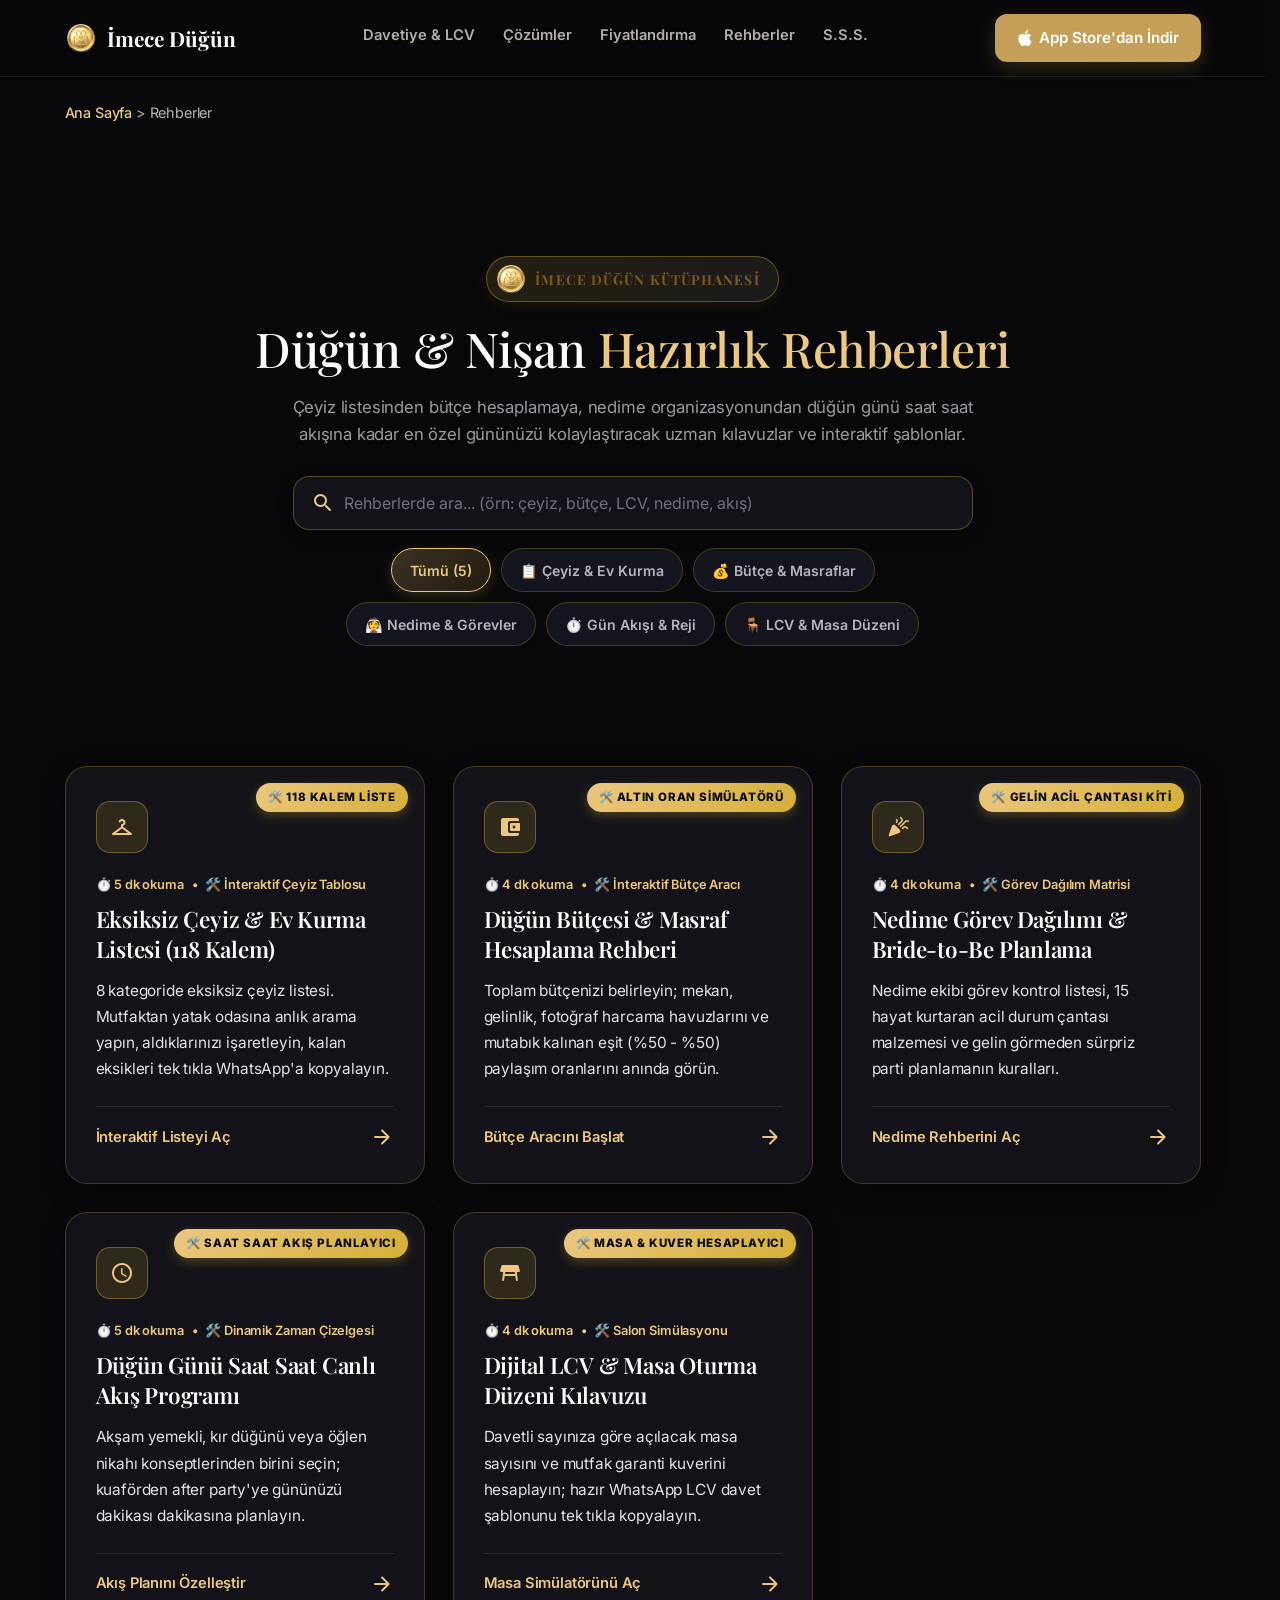
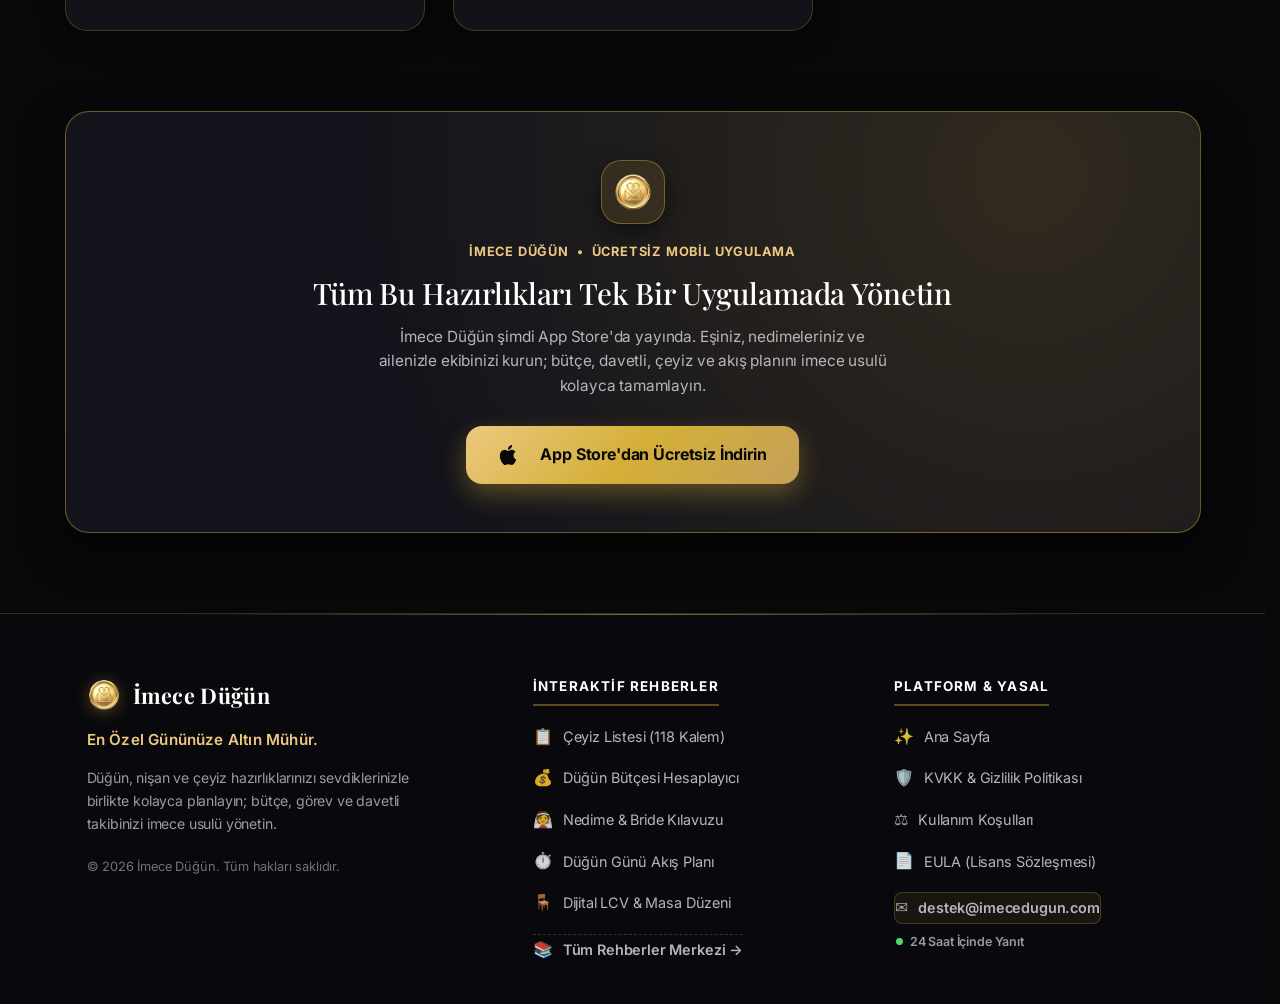
<file: rehber/index.html>
<!DOCTYPE html>
<html lang="tr">
<head>
    <meta charset="UTF-8">
    <meta name="viewport" content="width=device-width, initial-scale=1.0">
    <!-- Google tag (gtag.js) -->
    <script async src="https://www.googletagmanager.com/gtag/js?id=G-TB2CR1GVQ4"></script>
    <script>
      window.dataLayer = window.dataLayer || [];
      function gtag(){dataLayer.push(arguments);}
      gtag('consent', 'default', {
        'ad_storage': 'granted',
        'ad_user_data': 'granted',
        'ad_personalization': 'granted',
        'analytics_storage': 'granted'
      });
      gtag('js', new Date());

      gtag('config', 'G-TB2CR1GVQ4');
    </script>

    <!-- Meta Pixel Code -->
    <script>
    !function(f,b,e,v,n,t,s)
    {if(f.fbq)return;n=f.fbq=function(){n.callMethod?
    n.callMethod.apply(n,arguments):n.queue.push(arguments)};
    if(!f._fbq)f._fbq=n;n.push=n;n.loaded=!0;n.version='2.0';
    n.queue=[];t=b.createElement(e);t.async=!0;
    t.src=v;s=b.getElementsByTagName(e)[0];
    s.parentNode.insertBefore(t,s)}(window, document,'script',
    'https://connect.facebook.net/en_US/fbevents.js');
    fbq('init', '2142810199699702');
    fbq('track', 'PageView');
    </script>
    <noscript><img height="1" width="1" style="display:none"
    src="https://www.facebook.com/tr?id=2142810199699702&ev=PageView&noscript=1"
    /></noscript>
    <!-- End Meta Pixel Code -->

    <!-- Microsoft Clarity -->
    <script type="text/javascript">
        (function(c,l,a,r,i,t,y){
            c[a]=c[a]||function(){(c[a].q=c[a].q||[]).push(arguments)};
            t=l.createElement(r);t.async=1;t.src="https://www.clarity.ms/tag/"+i;
            y=l.getElementsByTagName(r)[0];y.parentNode.insertBefore(t,y);
        })(window, document, "clarity", "script", "z3a1goed2l");
    </script>


            <meta name="description" content="İmece Düğün Hazırlık Rehberleri: Eksiksiz çeyiz listesi, düğün bütçesi hesaplama, nedime görev dağılımı, düğün günü akış planı ve dijital LCV kılavuzları.">
    <meta name="keywords" content="düğün rehberi, çeyiz listesi, düğün bütçesi hesaplama, nedime görevleri, düğün günü akışı, dijital lcv, düğün planlama">
    <title>Düğün &amp; Nişan Hazırlık Rehberleri — İmece Düğün</title>
    <link rel="canonical" href="https://imecedugun.com/rehber/">
    <meta name="theme-color" content="#09090D">
    <link rel="manifest" href="/site.webmanifest">

    <!-- Social & Open Graph -->
    <meta property="og:type" content="website">
    <meta property="og:locale" content="tr_TR">
    <meta property="og:title" content="Düğün &amp; Nişan Hazırlık Rehberleri — İmece Düğün">
    <meta property="og:description" content="Eksiksiz çeyiz listesinden bütçe hesaplamaya, nedime organizasyonundan düğün günü akışına kadar tüm kılavuzlar tek merkezde.">
    <meta property="og:url" content="https://imecedugun.com/rehber/">
    <meta property="og:image" content="https://imecedugun.com/assets/img/og-share-1200x630.png">
    <meta property="og:image:width" content="1200">
    <meta property="og:image:height" content="630">
    <meta property="og:image:alt" content="İmece Düğün — Düğün &amp; Nişan Hazırlık Rehberleri">
    <meta property="og:site_name" content="İmece Düğün">
    <meta name="twitter:card" content="summary_large_image">
    <meta name="twitter:title" content="Düğün &amp; Nişan Hazırlık Rehberleri — İmece Düğün">
    <meta name="twitter:description" content="Eksiksiz çeyiz listesinden bütçe hesaplamaya, nedime organizasyonundan düğün günü akışına kadar tüm kılavuzlar tek merkezde.">
    <meta name="twitter:image" content="https://imecedugun.com/assets/img/og-share-1200x630.png">

    <!-- Fonts & Icons -->
    <link rel="preconnect" href="https://fonts.googleapis.com">
    <link rel="preconnect" href="https://fonts.gstatic.com" crossorigin>
    <link href="https://fonts.googleapis.com/css2?family=Inter:wght@300;400;500;600;700&family=Playfair+Display:ital,wght@0,400..900;1,400..900&display=swap" rel="stylesheet">
    <link href="https://fonts.googleapis.com/icon?family=Material+Icons+Round&display=swap" rel="stylesheet">
        <!-- Favicon & Tab Icons (100% Guaranteed Transparent, Zero White Background) -->
    <link rel="icon" type="image/svg+xml" href="/favicon.svg?v=20260911_v7">
    <link rel="icon" type="image/svg+xml" href="/seal-favicon.svg?v=20260911_v7">
    <link rel="icon" type="image/png" sizes="32x32" href="[data-uri]">
    <link rel="icon" type="image/png" sizes="16x16" href="[data-uri]">
    <link rel="icon" type="image/png" sizes="32x32" href="/seal-favicon-32.png?v=20260911_v7">
    <link rel="icon" type="image/png" sizes="16x16" href="/seal-favicon-16.png?v=20260911_v7">
    <link rel="icon" type="image/png" sizes="48x48" href="/seal-favicon-48.png?v=20260911_v7">
    <link rel="icon" type="image/png" sizes="96x96" href="/seal-favicon-96.png?v=20260911_v7">
    <link rel="icon" type="image/png" sizes="192x192" href="/favicon-192x192.png?v=20260911_v7">
    <link rel="shortcut icon" href="/favicon.ico?v=20260911_v7" type="image/x-icon">
    <link rel="apple-touch-icon" sizes="180x180" href="/apple-touch-icon.png?v=20260911_v7">
    <link rel="mask-icon" href="/safari-pinned-tab.svg?v=20260911_v7" color="#C59B27">
    <script>
      (function(){
        try {
          var u = "[data-uri]";
          var l = document.querySelector('link[rel="icon"]:not([type="image/svg+xml"])');
          if (!l) {
            l = document.createElement("link");
            l.rel = "icon";
            document.head.appendChild(l);
          }
          l.type = "image/png";
          l.sizes = "32x32";
          l.href = u;
        } catch(e){}
      })();
    </script>
<!-- Stylesheets -->
    <link rel="stylesheet" href="../tokens.css?v=42.0">
    <link rel="stylesheet" href="../style.css?v=42.0">
    <link rel="stylesheet" href="../refresh.css?v=42.0">

    <style>
@layer base {
    html, body {
                font-family: 'Inter', system-ui, -apple-system, BlinkMacSystemFont, sans-serif;
                margin: 0;
                padding: 0;
            }
            .skip-link {
                position: absolute;
                top: -60px;
                left: 16px;
                background: #ECC880;
                color: #08080A;
                padding: 10px 18px;
                font-weight: 700;
                border-radius: 8px;
                z-index: 10000;
                text-decoration: none;
                transition: top 0.2s ease;
            }
            .skip-link:focus {
                top: 16px;
            }
            .sr-only {
                position: absolute;
                width: 1px;
                height: 1px;
                padding: 0;
                margin: -1px;
                overflow: hidden;
                clip: rect(0, 0, 0, 0);
                white-space: nowrap;
                border: 0;
            }
            /* Luxury Modern Footer */
            footer.luxury-footer {
                position: relative;
                overflow: hidden;
            }
            .luxury-footer-divider {
                position: absolute;
                top: 0;
                left: 50%;
                transform: translateX(-50%);
                width: 80%;
                max-width: 900px;
                height: 1px;
                background: linear-gradient(90deg, transparent 0%, rgba(236, 200, 128, 0.5) 50%, transparent 100%);
            }
            footer.luxury-footer .footer-logo-img {
                filter: drop-shadow(0 2px 8px rgba(212, 175, 55, 0.35));
            }
            footer.luxury-footer .footer-platform-badge .badge-dot {
                animation: pulse-live 2.5s infinite ease-in-out;
            }
            @keyframes pulse-live {
                0%, 100% { opacity: 1; transform: scale(1); }
                50% { opacity: 0.5; transform: scale(0.85); }
            }
            .guide-hub-hero {
                padding: 120px 0 60px;
                text-align: center;
                position: relative;
            }
            .guide-hub-grid {
                display: grid;
                grid-template-columns: repeat(auto-fit, minmax(320px, 1fr));
                gap: 28px;
                margin: 40px 0 80px;
            }
            .guide-card {
                background: #121218;
                border: 1px solid rgba(212, 175, 55, 0.25);
                border-radius: 22px;
                padding: 34px 30px;
                transition: transform 0.3s cubic-bezier(0.16, 1, 0.3, 1), border-color 0.3s ease, box-shadow 0.3s ease;
                display: flex;
                flex-direction: column;
                justify-content: space-between;
                text-decoration: none;
                color: inherit;
                position: relative;
                overflow: hidden;
                box-shadow: 0 8px 24px rgba(0, 0, 0, 0.4);
            }
            .guide-card:hover {
                transform: translateY(-6px);
                border-color: rgba(212, 175, 55, 0.7);
                box-shadow: 0 16px 44px rgba(0, 0, 0, 0.6), 0 0 28px rgba(212, 175, 55, 0.25);
            }
            .guide-card-icon {
                width: 52px;
                height: 52px;
                border-radius: 14px;
                background: rgba(212, 175, 55, 0.15);
                border: 1px solid rgba(212, 175, 55, 0.4);
                display: flex;
                align-items: center;
                justify-content: center;
                color: #ECC880;
                margin-bottom: 22px;
                font-size: 26px;
            }
            .guide-card h3 {
                font-family: var(--font-header, 'Playfair Display', serif);
                font-size: 1.4rem;
                color: #FFFFFF;
                margin: 0 0 14px;
                line-height: 1.35;
                letter-spacing: -0.01em;
            }
            .guide-card p {
                color: #E2E2E8;
                font-size: 0.96rem;
                line-height: 1.7;
                margin: 0 0 24px;
                flex-grow: 1;
            }
            .guide-card-footer {
                display: flex;
                align-items: center;
                justify-content: space-between;
                border-top: 1px solid rgba(255, 255, 255, 0.1);
                padding-top: 18px;
                font-size: 0.92rem;
                font-weight: 600;
                color: #ECC880;
            }
            .guide-badge-popular {
                position: absolute;
                top: 16px;
                right: 16px;
                background: linear-gradient(135deg, #ECC880, #D4AF37);
                color: #08080A;
                font-size: 0.72rem;
                font-weight: 800;
                padding: 5px 12px;
                border-radius: 20px;
                text-transform: uppercase;
                letter-spacing: 0.6px;
                box-shadow: 0 4px 12px rgba(212, 175, 55, 0.3);
            }
            .guide-card-footer .material-icons-round {
                transition: transform 0.25s cubic-bezier(0.16, 1, 0.3, 1), color 0.25s ease;
            }
            .guide-card:hover .guide-card-footer .material-icons-round {
                transform: translateX(6px);
                color: #FFF2CE;
            }
            /* Luxury Search & Filter Pills */
            .guide-search-container {
                max-width: 680px;
                margin: 28px auto 20px;
                position: relative;
            }
            .guide-search-wrapper {
                position: relative;
                display: flex;
                align-items: center;
            }
            .guide-search-input {
                width: 100%;
                background: #121218;
                border: 1px solid rgba(212, 175, 55, 0.35);
                border-radius: 16px;
                padding: 16px 20px 16px 50px;
                color: #FFFFFF;
                font-size: 1rem;
                font-family: inherit;
                outline: none;
                transition: all 0.25s ease;
                box-shadow: 0 4px 16px rgba(0,0,0,0.3);
            }
            .guide-search-input:focus {
                border-color: #ECC880;
                box-shadow: 0 0 0 3px rgba(212, 175, 55, 0.25), 0 8px 24px rgba(0,0,0,0.4);
                background: #161622;
            }
            .guide-search-input::placeholder {
                color: #71717A;
            }
            .guide-search-icon {
                position: absolute;
                left: 18px;
                color: #ECC880;
                font-size: 22px;
                pointer-events: none;
            }
            .guide-filter-pills {
                display: flex;
                align-items: center;
                justify-content: center;
                flex-wrap: wrap;
                gap: 10px;
                margin: 18px auto 0;
                max-width: 760px;
            }
            .guide-filter-btn {
                background: #14141E;
                border: 1px solid rgba(212, 175, 55, 0.25);
                color: #B5B5BE;
                font-size: 0.88rem;
                font-weight: 600;
                padding: 8px 18px;
                border-radius: 24px;
                cursor: pointer;
                transition: all 0.22s ease;
                font-family: inherit;
                min-height: 44px;
                display: inline-flex;
                align-items: center;
                justify-content: center;
            }
            .guide-filter-btn:hover {
                border-color: rgba(212, 175, 55, 0.6);
                color: #FFFFFF;
                background: #181826;
                transform: translateY(-2px);
            }
            .guide-filter-btn.active {
                background: linear-gradient(135deg, rgba(236, 200, 128, 0.22) 0%, rgba(212, 175, 55, 0.12) 100%);
                border-color: #ECC880;
                color: #ECC880;
                box-shadow: 0 4px 14px rgba(212, 175, 55, 0.2);
            }
            .no-results-msg {
                grid-column: 1 / -1;
                text-align: center;
                padding: 48px 24px;
                background: #121218;
                border: 1px dashed rgba(212, 175, 55, 0.3);
                border-radius: 20px;
                display: none;
            }
            .breadcrumb-nav {
                padding: 24px 0 12px;
                font-size: 0.9rem;
                color: #B5B5BE;
            }
            .breadcrumb-nav a {
                color: #ECC880;
                text-decoration: none;
                font-weight: 500;
            }
            @media (max-width: 600px) {
                .guide-filter-pills::-webkit-scrollbar {
                    display: none;
                }
                .guide-filter-btn {
                    flex-shrink: 0;
                    white-space: nowrap;
                }
            }
}

/* overrides: eski öncelikli bildirimler; base katmanını ezer, kaynak sırası korunur. */
@layer overrides {
    html, body {
                background-color: #08080A;
                color: #FFFFFF;
            }
            .navbar {
                background: rgba(8, 8, 10, 0.92);
                backdrop-filter: blur(20px);
                border-bottom: 1px solid rgba(255, 255, 255, 0.08);
            }
            .navbar .nav-links a {
                color: #E2E2E8;
            }
            .navbar .nav-links a:hover {
                color: #ECC880;
            }
            footer.luxury-footer {
                background: #09090D;
                border-top: 1px solid rgba(212, 175, 55, 0.22);
                padding: 64px 0 40px;
            }
            footer.luxury-footer .footer-container {
                display: grid;
                grid-template-columns: 1.4fr 1.1fr 1fr;
                gap: 48px;
                align-items: flex-start;
                max-width: 1140px;
                margin: 0 auto;
                padding: 0 24px;
            }
            footer.luxury-footer .footer-brand {
                display: flex;
                flex-direction: column;
                gap: 14px;
            }
            footer.luxury-footer .footer-brand .logo {
                display: flex;
                align-items: center;
                gap: 12px;
                text-decoration: none;
            }
            footer.luxury-footer .footer-logo-img {
                width: 34px;
                height: 34px;
                object-fit: contain;
            }
            footer.luxury-footer .footer-brand .logo-text {
                font-family: var(--font-header, 'Playfair Display', serif);
                color: #FFFFFF;
                font-size: 1.35rem;
                font-weight: 700;
                letter-spacing: 0.3px;
            }
            footer.luxury-footer .footer-slogan {
                color: #ECC880;
                font-size: 0.95rem;
                font-weight: 600;
                letter-spacing: 0.2px;
                margin: 0;
            }
            footer.luxury-footer .footer-desc {
                color: #9A9AA6;
                font-size: 0.88rem;
                line-height: 1.65;
                margin: 0;
                max-width: 360px;
            }
            footer.luxury-footer .footer-platform-badge {
                display: inline-flex;
                align-items: center;
                gap: 8px;
                background: rgba(212, 175, 55, 0.08);
                border: 1px solid rgba(212, 175, 55, 0.28);
                padding: 6px 14px;
                border-radius: 20px;
                width: fit-content;
                color: #ECC880;
                font-size: 0.8rem;
                font-weight: 600;
                margin-top: 2px;
            }
            footer.luxury-footer .footer-platform-badge .badge-dot {
                width: 7px;
                height: 7px;
                border-radius: 50%;
                background: #4cd964;
                box-shadow: 0 0 8px #4cd964;
                display: inline-block;
            }
            footer.luxury-footer .footer-legal-copy {
                color: #71717A;
                font-size: 0.8rem;
                margin-top: 8px;
            }
            footer.luxury-footer .footer-nav-col {
                display: flex;
                flex-direction: column;
                gap: 16px;
            }
            footer.luxury-footer .footer-heading {
                color: #FFFFFF;
                font-size: 0.84rem;
                font-weight: 700;
                text-transform: uppercase;
                letter-spacing: 1.2px;
                margin: 0;
                padding-bottom: 8px;
                border-bottom: 2px solid rgba(212, 175, 55, 0.4);
                display: inline-block;
                width: fit-content;
            }
            footer.luxury-footer .footer-link-list {
                list-style: none;
                padding: 0;
                margin: 0;
                display: flex;
                flex-direction: column;
                gap: 12px;
            }
            footer.luxury-footer .footer-link-list li {
                margin: 0;
                padding: 0;
            }
            footer.luxury-footer .footer-link-list a {
                color: #B5B5C2;
                font-size: 0.9rem;
                text-decoration: none;
                display: inline-flex;
                align-items: center;
                gap: 10px;
                transition: all 0.22s cubic-bezier(0.16, 1, 0.3, 1);
                padding: 2px 0;
            }
            footer.luxury-footer .footer-link-list a:hover {
                color: #ECC880;
                transform: translateX(5px);
                text-shadow: 0 0 10px rgba(236, 200, 128, 0.35);
            }
            footer.luxury-footer .footer-icon {
                font-size: 1rem;
                opacity: 0.85;
                display: inline-block;
                transition: transform 0.2s ease;
                flex-shrink: 0;
            }
            footer.luxury-footer .footer-link-list a:hover .footer-icon {
                transform: scale(1.22);
            }
            footer.luxury-footer .all-guides-link {
                color: #ECC880;
                font-weight: 600;
                margin-top: 4px;
                padding-top: 6px;
                border-top: 1px dashed rgba(212, 175, 55, 0.25);
            }
            footer.luxury-footer .all-guides-link:hover {
                color: #FFF2CE;
            }
            footer.luxury-footer .support-mail-link {
                color: #ECC880;
                font-weight: 600;
                background: rgba(212, 175, 55, 0.08);
                border: 1px solid rgba(212, 175, 55, 0.24);
                padding: 6px 12px;
                border-radius: 8px;
                margin-top: 4px;
                width: fit-content;
            }
            footer.luxury-footer .support-mail-link:hover {
                background: rgba(212, 175, 55, 0.16);
                border-color: rgba(212, 175, 55, 0.45);
                color: #FFF2CE;
                transform: translateX(4px);
            }
            @media (max-width: 900px) {
                footer.luxury-footer .footer-container {
                    grid-template-columns: 1fr 1fr;
                    gap: 36px;
                }
                footer.luxury-footer .footer-brand {
                    grid-column: span 2;
                }
            }
            @media (max-width: 600px) {
                footer.luxury-footer {
                    padding: 48px 0 32px;
                }
                footer.luxury-footer .footer-container {
                    grid-template-columns: 1fr;
                    gap: 32px;
                }
                footer.luxury-footer .footer-brand {
                    grid-column: span 1;
                }
                footer.luxury-footer .footer-desc {
                    max-width: 100%;
                }
            }
            @media (max-width: 600px) {
                .guide-hub-grid {
                    grid-template-columns: 1fr;
                    gap: 18px;
                }
                .guide-card {
                    padding: 24px 18px;
                    border-radius: 18px;
                }
                .guide-badge-popular {
                    position: static;
                    align-self: flex-start;
                    margin-bottom: 12px;
                }
                .guide-filter-pills {
                    overflow-x: auto;
                    flex-wrap: nowrap;
                    -webkit-overflow-scrolling: touch;
                    scrollbar-width: none;
                    justify-content: flex-start;
                    padding-bottom: 8px;
                    width: 100%;
                }
            }
}
    /* Bu sayfanın eski satır içi stilleri: inline katmanı base'i ezer, overrides'a yenilir (style özniteliğiyle aynı öncelik). */
    @layer inline {
        .g-1 { width: 32px; height: 32px; object-fit: contain; margin-right: 10px; }
        .g-2 { color: var(--gold, #C5A059); font-weight: 600; }
        .g-3 { vertical-align: -2px; margin-right: 6px; }
        .g-4 { display: flex; align-items: center; justify-content: space-between; margin-bottom: 20px; padding-bottom: 14px; border-bottom: 1px solid rgba(255, 255, 255, 0.1); }
        .g-5 { display: flex; align-items: center; gap: 10px; }
        .g-6 { width: 28px; height: 28px; object-fit: contain; }
        .g-7 { font-weight: 700; color: #fff; font-size: 1.05rem; }
        .g-8 { background: none; border: none; color: #ECC880; font-size: 28px; cursor: pointer; min-width: 44px; min-height: 44px; display: inline-flex; align-items: center; justify-content: center; line-height: 1; }
        .g-9 { margin: 14px 0 8px; padding-top: 14px; border-top: 1px solid rgba(255, 255, 255, 0.08); font-size: 0.75rem; text-transform: uppercase; letter-spacing: 1px; color: #ECC880; font-weight: 700; }
        .g-10 { margin-top: 20px; }
        .g-11 { display: inline-flex; align-items: center; gap: 8px; margin-bottom: 16px; }
        .g-12 { width: 32px; height: 32px; }
        .g-13 { font-family: var(--font-header, 'Playfair Display', serif); font-size: clamp(2rem, 4vw, 3rem); color: #fff; margin-bottom: 16px; }
        .g-14 { max-width: 680px; margin: 0 auto; color: var(--n-muted, #9a9aa2); font-size: 1.05rem; line-height: 1.6; }
        .g-15 { display: flex; align-items: center; gap: 8px; color: #ECC880; font-size: 0.8rem; font-weight: 600; margin-bottom: 8px; }
        .g-16 { font-size: 40px; color: #ECC880; margin-bottom: 12px; display: block; }
        .g-17 { color: #ECC880; font-size: 1.1rem; margin: 0 0 8px; font-weight: 600; }
        .g-18 { color: #9A9AA6; margin: 0; font-size: 0.9rem; }
        .g-19 { background: radial-gradient(circle at 85% 15%, rgba(236, 200, 128, 0.18) 0%, rgba(20, 20, 28, 0.98) 65%); border: 1px solid rgba(212, 175, 55, 0.45); border-radius: 24px; padding: 48px 32px; text-align: center; margin-bottom: 80px; box-shadow: 0 16px 40px rgba(0, 0, 0, 0.6); }
        .g-20 { display: inline-flex; align-items: center; justify-content: center; width: 64px; height: 64px; border-radius: 20px; background: rgba(212, 175, 55, 0.12); border: 1px solid rgba(212, 175, 55, 0.4); margin-bottom: 18px; box-shadow: 0 8px 24px rgba(0,0,0,0.5); }
        .g-21 { display: flex; align-items: center; justify-content: center; gap: 8px; color: #ECC880; font-size: 0.8rem; font-weight: 700; text-transform: uppercase; letter-spacing: 0.8px; margin-bottom: 12px; }
        .g-22 { font-family: var(--font-header, 'Playfair Display', serif); color: #fff; font-size: 1.85rem; margin-bottom: 12px; line-height: 1.3; }
        .g-23 { color: #B5B5BE; max-width: 580px; margin: 0 auto 28px; line-height: 1.6; font-size: 0.96rem; }
        .g-24 { display: inline-flex; align-items: center; justify-content: center; gap: 12px; background: linear-gradient(135deg, #ECC880 0%, #D4AF37 50%, #C5A059 100%); color: #08080A; font-weight: 700; font-size: 1rem; padding: 16px 32px; border-radius: 16px; text-decoration: none; box-shadow: 0 10px 24px rgba(212, 175, 55, 0.35); transition: all 0.25s ease; }
        .g-25 { margin-top: 8px; display: inline-flex; align-items: center; gap: 7px; font-size: 0.78rem; font-weight: 600; color: #9A9AA6; }
        .g-26 { width: 7px; height: 7px; border-radius: 50%; background: #4cd964; display: inline-block; }
    }

    </style>

    <!-- Schema.org Breadcrumb & ItemList Collection -->
    <script type="application/ld+json">
    [
      {
        "@context": "https://schema.org",
        "@type": "BreadcrumbList",
        "itemListElement": [
          {
            "@type": "ListItem",
            "position": 1,
            "name": "Ana Sayfa",
            "item": "https://imecedugun.com/"
          },
          {
            "@type": "ListItem",
            "position": 2,
            "name": "Rehberler",
            "item": "https://imecedugun.com/rehber/"
          }
        ]
      },
      {
        "@context": "https://schema.org",
        "@type": "ItemList",
        "name": "İmece Düğün Hazırlık Rehberleri",
        "description": "Düğün bütçesi, çeyiz listesi, nedime görev dağılımı, düğün günü akış planı ve dijital LCV rehberleri.",
        "itemListElement": [
          {
            "@type": "ListItem",
            "position": 1,
            "url": "https://imecedugun.com/rehber/ceyiz-listesi.html",
            "name": "Eksiksiz Çeyiz Listesi (118 Kalem)"
          },
          {
            "@type": "ListItem",
            "position": 2,
            "url": "https://imecedugun.com/rehber/dugun-butcesi.html",
            "name": "Düğün Bütçesi Hesaplayıcı"
          },
          {
            "@type": "ListItem",
            "position": 3,
            "url": "https://imecedugun.com/rehber/nedime-ve-bride-to-be.html",
            "name": "Nedime Görev Dağılımı ve Bride-to-Be Planlama"
          },
          {
            "@type": "ListItem",
            "position": 4,
            "url": "https://imecedugun.com/rehber/dugun-gunu-akisi.html",
            "name": "Düğün Günü Saat Saat Canlı Akış Programı"
          },
          {
            "@type": "ListItem",
            "position": 5,
            "url": "https://imecedugun.com/rehber/dijital-lcv-ve-oturma-duzeni.html",
            "name": "Dijital LCV ve Masa Oturma Düzeni Kılavuzu"
          }
        ]
      }
    ]
    </script>
</head>
<body class="has-sticky-cta dark-active" style="background-color: #08080A; color: #FFFFFF;">
    <a class="skip-link" href="#anaicerik">İçeriğe geç</a>

    <!-- Header / Navbar -->
    <header class="navbar" style="background-color: rgba(8, 8, 10, 0.95);">
        <div class="container nav-container">
            <a class="logo" href="https://imecedugun.com/" aria-label="İmece Düğün — Ana Sayfa">
                <img class="g-1" src="../assets/img/logo_wax_seal_96.png" alt="İmece Düğün Logo" width="32" height="32">
                <span class="logo-text">İmece Düğün</span>
            </a>
            <nav class="nav-links">
                <a href="https://imecedugun.com/#interactive-rsvp-showcase">Davetiye &amp; LCV</a>
                <a href="https://imecedugun.com/#neden-imece">Çözümler</a>
                <a href="https://imecedugun.com/#paketler">Fiyatlandırma</a>
                <a class="g-2" href="index.html" aria-current="page">Rehberler</a>
                <a href="https://imecedugun.com/#sss">S.S.S.</a>
            </nav>
            <button class="nav-toggle" id="navToggle" type="button" aria-label="Menüyü aç" aria-expanded="false" aria-controls="navDrawer">
                <span class="nav-toggle-bar"></span>
                <span class="nav-toggle-bar"></span>
            </button>
            <div class="nav-cta">
                <a href="https://apps.apple.com/tr/app/i-mece-d%C3%BC%C4%9F%C3%BCn/id6794826834" target="_blank" rel="noopener" class="btn btn-primary btn-gold-effect nav-download-btn">
                    <svg class="apple-svg g-3" viewBox="0 0 16 16" width="16" height="16" fill="currentColor" aria-hidden="true">
                        <path d="M11.182.008C11.148-.03 9.923.023 8.857 1.18c-1.066 1.156-.902 2.482-.878 2.516s1.52.087 2.475-1.258.762-2.391.728-2.43m3.314 11.733c-.048-.096-2.325-1.234-2.113-3.422s1.675-2.789 1.698-2.854-.597-.79-1.254-1.157a3.7 3.7 0 0 0-1.563-.434c-.108-.003-.483-.095-1.254.116-.508.139-1.653.589-1.968.607-.316.018-1.256-.522-2.267-.665-.647-.125-1.333.131-1.824.328-.49.196-1.422.754-2.074 2.237-.652 1.482-.311 3.83-.067 4.56s.625 1.924 1.273 2.796c.576.984 1.34 1.667 1.659 1.899s1.219.386 1.843.067c.502-.308 1.408-.485 1.766-.472.357.013 1.061.154 1.782.539.571.197 1.111.115 1.652-.105.541-.221 1.324-1.059 2.238-2.758q.52-1.185.473-1.282"/>
                    </svg>
                    App Store'dan İndir
                </a>
            </div>
        </div>
    </header>

    <!-- Mobil Menü Çekmecesi -->
    <div class="nav-drawer" id="navDrawer" hidden>
        <div class="nav-drawer-scrim" data-nav-close></div>
        <nav class="nav-drawer-panel" aria-label="Mobil menü">
            <div class="g-4">
                <div class="g-5">
                    <img class="g-6" src="../assets/img/logo_wax_seal_96.png" alt="Logo" width="28" height="28">
                    <span class="g-7">İmece Düğün</span>
                </div>
                <button class="g-8" type="button" data-nav-close aria-label="Menüyü Kapat">&times;</button>
            </div>
            <a href="https://imecedugun.com/#interactive-rsvp-showcase" data-nav-close>Davetiye &amp; LCV</a>
            <a href="https://imecedugun.com/#neden-imece" data-nav-close>Çözümler</a>
            <a href="https://imecedugun.com/#paketler" data-nav-close>Fiyatlandırma</a>
            <a href="https://imecedugun.com/#sss" data-nav-close>S.S.S.</a>

            <div class="g-9">Rehberler &amp; Şablonlar</div>
            <a class="g-2" href="index.html" data-nav-close>Rehberler Merkezi</a>
            <a href="ceyiz-listesi.html" data-nav-close>Eksiksiz Çeyiz Listesi (118 Kalem)</a>
            <a href="dugun-butcesi.html" data-nav-close>Düğün Bütçesi Hesaplayıcı</a>
            <a href="nedime-ve-bride-to-be.html" data-nav-close>Nedime &amp; Bride Kılavuzu</a>
            <a href="dugun-gunu-akisi.html" data-nav-close>Düğün Günü Akış Planı</a>
            <a href="dijital-lcv-ve-oturma-duzeni.html" data-nav-close>Dijital LCV &amp; Masa Düzeni</a>
            <a href="https://apps.apple.com/tr/app/i-mece-d%C3%BC%C4%9F%C3%BCn/id6794826834" target="_blank" rel="noopener" class="btn btn-primary nav-drawer-cta g-10" data-nav-close>
                <svg class="apple-svg g-3" viewBox="0 0 16 16" width="16" height="16" fill="currentColor" aria-hidden="true">
                    <path d="M11.182.008C11.148-.03 9.923.023 8.857 1.18c-1.066 1.156-.902 2.482-.878 2.516s1.52.087 2.475-1.258.762-2.391.728-2.43m3.314 11.733c-.048-.096-2.325-1.234-2.113-3.422s1.675-2.789 1.698-2.854-.597-.79-1.254-1.157a3.7 3.7 0 0 0-1.563-.434c-.108-.003-.483-.095-1.254.116-.508.139-1.653.589-1.968.607-.316.018-1.256-.522-2.267-.665-.647-.125-1.333.131-1.824.328-.49.196-1.422.754-2.074 2.237-.652 1.482-.311 3.83-.067 4.56s.625 1.924 1.273 2.796c.576.984 1.34 1.667 1.659 1.899s1.219.386 1.843.067c.502-.308 1.408-.485 1.766-.472.357.013 1.061.154 1.782.539.571.197 1.111.115 1.652-.105.541-.221 1.324-1.059 2.238-2.758q.52-1.185.473-1.282"/>
                </svg>
                App Store'dan İndir
            </a>
        </nav>
    </div>

    <main id="anaicerik" style="background-color: #08080A; color: #FFFFFF;">
        <div class="container">
            <nav aria-label="Sayfa konumu" class="breadcrumb-nav">
                <a href="https://imecedugun.com/">Ana Sayfa</a> &gt; <span>Rehberler</span>
            </nav>
        </div>

        <section class="guide-hub-hero">
            <div class="container">
                <div class="hero-brand-badge g-11">
                    <img class="g-12" src="../assets/img/logo_wax_seal_96.png" alt="Mühür" width="32" height="32">
                    <span class="hero-badge-title">İMECE DÜĞÜN KÜTÜPHANESİ</span>
                </div>
                <h1 class="g-13">
                    Düğün &amp; Nişan <span class="text-gold-gradient">Hazırlık Rehberleri</span>
                </h1>
                <p class="g-14">
                    Çeyiz listesinden bütçe hesaplamaya, nedime organizasyonundan düğün günü saat saat akışına kadar en özel gününüzü kolaylaştıracak uzman kılavuzlar ve interaktif şablonlar.
                </p>

                <!-- Search & Filters -->
                <div class="guide-search-container">
                    <div class="guide-search-wrapper">
                        <span class="material-icons-round guide-search-icon">search</span>
                        <input type="text" id="guideSearchInput" class="guide-search-input" placeholder="Rehberlerde ara... (örn: çeyiz, bütçe, LCV, nedime, akış)" aria-label="Rehberlerde arama yapın">
                    </div>
                    <div class="guide-filter-pills" role="tablist" aria-label="Kategori Filtreleri">
                        <button class="guide-filter-btn active" data-filter="all" role="tab" aria-selected="true">Tümü (5)</button>
                        <button class="guide-filter-btn" data-filter="ceyiz" role="tab" aria-selected="false">📋 Çeyiz &amp; Ev Kurma</button>
                        <button class="guide-filter-btn" data-filter="butce" role="tab" aria-selected="false">💰 Bütçe &amp; Masraflar</button>
                        <button class="guide-filter-btn" data-filter="nedime" role="tab" aria-selected="false">👰 Nedime &amp; Görevler</button>
                        <button class="guide-filter-btn" data-filter="akis" role="tab" aria-selected="false">⏱️ Gün Akışı &amp; Reji</button>
                        <button class="guide-filter-btn" data-filter="lcv" role="tab" aria-selected="false">🪑 LCV &amp; Masa Düzeni</button>
                    </div>
                </div>
            </div>
        </section>

        <section class="guide-hub-content">
            <div class="container">
                <h2 class="sr-only">Adım Adım Düğün Planlama Rehberleri ve Araçları</h2>
                <div class="guide-hub-grid" id="guideHubGrid">

                    <!-- Guide 1: Çeyiz Listesi -->
                    <a href="ceyiz-listesi.html" class="guide-card" data-category="ceyiz" data-keywords="çeyiz listesi ev kurma mutfak yatak odası salon banyo 118 kalem checklist interaktif liste">
                        <span class="guide-badge-popular">🛠️ 118 Kalem Liste</span>
                        <div>
                            <div class="guide-card-icon">
                                <span class="material-icons-round">checkroom</span>
                            </div>
                            <div class="guide-card-meta g-15">
                                <span>⏱️ 5 dk okuma</span>
                                <span>•</span>
                                <span>🛠️ İnteraktif Çeyiz Tablosu</span>
                            </div>
                            <h3>Eksiksiz Çeyiz &amp; Ev Kurma Listesi (118 Kalem)</h3>
                            <p>8 kategoride eksiksiz çeyiz listesi. Mutfaktan yatak odasına anlık arama yapın, aldıklarınızı işaretleyin, kalan eksikleri tek tıkla WhatsApp'a kopyalayın.</p>
                        </div>
                        <div class="guide-card-footer">
                            <span>İnteraktif Listeyi Aç</span>
                            <span class="material-icons-round">arrow_forward</span>
                        </div>
                    </a>

                    <!-- Guide 2: Düğün Bütçesi -->
                    <a href="dugun-butcesi.html" class="guide-card" data-category="butce" data-keywords="düğün bütçesi masraf hesaplama altın oran simülatör gelin damat eşit %50 harcama tavanı sapmama">
                        <span class="guide-badge-popular">🛠️ Altın Oran Simülatörü</span>
                        <div>
                            <div class="guide-card-icon">
                                <span class="material-icons-round">account_balance_wallet</span>
                            </div>
                            <div class="guide-card-meta g-15">
                                <span>⏱️ 4 dk okuma</span>
                                <span>•</span>
                                <span>🛠️ İnteraktif Bütçe Aracı</span>
                            </div>
                            <h3>Düğün Bütçesi &amp; Masraf Hesaplama Rehberi</h3>
                            <p>Toplam bütçenizi belirleyin; mekan, gelinlik, fotoğraf harcama havuzlarını ve mutabık kalınan eşit (%50 - %50) paylaşım oranlarını anında görün.</p>
                        </div>
                        <div class="guide-card-footer">
                            <span>Bütçe Aracını Başlat</span>
                            <span class="material-icons-round">arrow_forward</span>
                        </div>
                    </a>

                    <!-- Guide 3: Nedime & Bride -->
                    <a href="nedime-ve-bride-to-be.html" class="guide-card" data-category="nedime" data-keywords="nedime bride to be gelin acil çantası sağdıç görev dağılımı kriz protokolü co-host">
                        <span class="guide-badge-popular">🛠️ Gelin Acil Çantası Kiti</span>
                        <div>
                            <div class="guide-card-icon">
                                <span class="material-icons-round">celebration</span>
                            </div>
                            <div class="guide-card-meta g-15">
                                <span>⏱️ 4 dk okuma</span>
                                <span>•</span>
                                <span>🛠️ Görev Dağılım Matrisi</span>
                            </div>
                            <h3>Nedime Görev Dağılımı &amp; Bride-to-Be Planlama</h3>
                            <p>Nedime ekibi görev kontrol listesi, 15 hayat kurtaran acil durum çantası malzemesi ve gelin görmeden sürpriz parti planlamanın kuralları.</p>
                        </div>
                        <div class="guide-card-footer">
                            <span>Nedime Rehberini Aç</span>
                            <span class="material-icons-round">arrow_forward</span>
                        </div>
                    </a>

                    <!-- Guide 4: Düğün Günü Akışı -->
                    <a href="dugun-gunu-akisi.html" class="guide-card" data-category="akis" data-keywords="düğün günü saat saat canlı akış programı kuaför fotoğraf nikah reji zaman yönetimi after party">
                        <span class="guide-badge-popular">🛠️ Saat Saat Akış Planlayıcı</span>
                        <div>
                            <div class="guide-card-icon">
                                <span class="material-icons-round">schedule</span>
                            </div>
                            <div class="guide-card-meta g-15">
                                <span>⏱️ 5 dk okuma</span>
                                <span>•</span>
                                <span>🛠️ Dinamik Zaman Çizelgesi</span>
                            </div>
                            <h3>Düğün Günü Saat Saat Canlı Akış Programı</h3>
                            <p>Akşam yemekli, kır düğünü veya öğlen nikahı konseptlerinden birini seçin; kuaförden after party'ye gününüzü dakikası dakikasına planlayın.</p>
                        </div>
                        <div class="guide-card-footer">
                            <span>Akış Planını Özelleştir</span>
                            <span class="material-icons-round">arrow_forward</span>
                        </div>
                    </a>

                    <!-- Guide 5: Dijital LCV & Oturma Düzeni -->
                    <a href="dijital-lcv-ve-oturma-duzeni.html" class="guide-card" data-category="lcv" data-keywords="dijital lcv masa oturma düzeni kuver hesaplayıcı whatsapp davet şablonu protokol diyet alerjen">
                        <span class="guide-badge-popular">🛠️ Masa &amp; Kuver Hesaplayıcı</span>
                        <div>
                            <div class="guide-card-icon">
                                <span class="material-icons-round">table_restaurant</span>
                            </div>
                            <div class="guide-card-meta g-15">
                                <span>⏱️ 4 dk okuma</span>
                                <span>•</span>
                                <span>🛠️ Salon Simülasyonu</span>
                            </div>
                            <h3>Dijital LCV &amp; Masa Oturma Düzeni Kılavuzu</h3>
                            <p>Davetli sayınıza göre açılacak masa sayısını ve mutfak garanti kuverini hesaplayın; hazır WhatsApp LCV davet şablonunu tek tıkla kopyalayın.</p>
                        </div>
                        <div class="guide-card-footer">
                            <span>Masa Simülatörünü Aç</span>
                            <span class="material-icons-round">arrow_forward</span>
                        </div>
                    </a>

                    <!-- Empty State Message -->
                    <div id="noResultsMsg" class="no-results-msg">
                        <span class="material-icons-round g-16">search_off</span>
                        <p class="g-17">Aradığınız kriterlere uygun rehber bulunamadı.</p>
                        <p class="g-18">Farklı bir arama kelimesi yazabilir veya kategori filtresini 'Tümü' olarak değiştirebilirsiniz.</p>
                    </div>

                </div>

                <!-- Bottom CTA Box -->
                <div class="g-19">
                    <div class="g-20">
                        <img src="../assets/img/logo_wax_seal_96.png" alt="İmece Düğün Mühür" width="40" height="40">
                    </div>
                    <div class="g-21">
                        <span>İMECE DÜĞÜN</span>
                        <span>•</span>
                        <span>Ücretsiz Mobil Uygulama</span>
                    </div>
                    <h2 class="g-22">
                        Tüm Bu Hazırlıkları Tek Bir Uygulamada Yönetin
                    </h2>
                    <p class="g-23">
                        İmece Düğün şimdi App Store'da yayında. Eşiniz, nedimeleriniz ve ailenizle ekibinizi kurun; bütçe, davetli, çeyiz ve akış planını imece usulü kolayca tamamlayın.
                    </p>
                    <a class="g-24" href="https://apps.apple.com/tr/app/i-mece-d%C3%BC%C4%9F%C3%BCn/id6794826834" target="_blank" rel="noopener">
                        <svg class="apple-svg" viewBox="0 0 16 16" width="20" height="20" fill="currentColor" aria-hidden="true">
                            <path d="M11.182.008C11.148-.03 9.923.023 8.857 1.18c-1.066 1.156-.902 2.482-.878 2.516s1.52.087 2.475-1.258.762-2.391.728-2.43m3.314 11.733c-.048-.096-2.325-1.234-2.113-3.422s1.675-2.789 1.698-2.854-.597-.79-1.254-1.157a3.7 3.7 0 0 0-1.563-.434c-.108-.003-.483-.095-1.254.116-.508.139-1.653.589-1.968.607-.316.018-1.256-.522-2.267-.665-.647-.125-1.333.131-1.824.328-.49.196-1.422.754-2.074 2.237-.652 1.482-.311 3.83-.067 4.56s.625 1.924 1.273 2.796c.576.984 1.34 1.667 1.659 1.899s1.219.386 1.843.067c.502-.308 1.408-.485 1.766-.472.357.013 1.061.154 1.782.539.571.197 1.111.115 1.652-.105.541-.221 1.324-1.059 2.238-2.758q.52-1.185.473-1.282"/>
                        </svg>
                        <span>App Store'dan Ücretsiz İndirin</span>
                    </a>
                </div>
            </div>
        </section>
    </main>

    <!-- Footer -->
    <footer class="luxury-footer">
        <div class="luxury-footer-divider"></div>
        <div class="container footer-container">
            <div class="footer-brand">
                <div class="logo">
                    <img src="../assets/img/logo_wax_seal_96.png" alt="İmece Düğün" width="34" height="34" class="footer-logo-img">
                    <span class="logo-text">İmece Düğün</span>
                </div>
                <p class="footer-slogan">En Özel Gününüze Altın Mühür.</p>
                <p class="footer-desc">Düğün, nişan ve çeyiz hazırlıklarınızı sevdiklerinizle birlikte kolayca planlayın; bütçe, görev ve davetli takibinizi imece usulü yönetin.</p>
                <div class="footer-legal-copy">&copy; 2026 İmece Düğün. Tüm hakları saklıdır.</div>
            </div>

            <div class="footer-nav-col">
                <h4 class="footer-heading">İnteraktif Rehberler</h4>
                <ul class="footer-link-list">
                    <li><a href="ceyiz-listesi.html"><span class="footer-icon">📋</span><span>Çeyiz Listesi (118 Kalem)</span></a></li>
                    <li><a href="dugun-butcesi.html"><span class="footer-icon">💰</span><span>Düğün Bütçesi Hesaplayıcı</span></a></li>
                    <li><a href="nedime-ve-bride-to-be.html"><span class="footer-icon">👰</span><span>Nedime &amp; Bride Kılavuzu</span></a></li>
                    <li><a href="dugun-gunu-akisi.html"><span class="footer-icon">⏱️</span><span>Düğün Günü Akış Planı</span></a></li>
                    <li><a href="dijital-lcv-ve-oturma-duzeni.html"><span class="footer-icon">🪑</span><span>Dijital LCV &amp; Masa Düzeni</span></a></li>
                    <li><a href="index.html" class="all-guides-link"><span class="footer-icon">📚</span><span>Tüm Rehberler Merkezi →</span></a></li>
                </ul>
            </div>

            <div class="footer-nav-col">
                <h4 class="footer-heading">Platform &amp; Yasal</h4>
                <ul class="footer-link-list">
                    <li><a href="https://imecedugun.com/"><span class="footer-icon">✨</span><span>Ana Sayfa</span></a></li>
                    <li><a href="../gizlilik.html"><span class="footer-icon">🛡️</span><span>KVKK &amp; Gizlilik Politikası</span></a></li>
                    <li><a href="../kosullar.html"><span class="footer-icon">⚖️</span><span>Kullanım Koşulları</span></a></li>
                    <li><a href="../eula.html"><span class="footer-icon">📄</span><span>EULA (Lisans Sözleşmesi)</span></a></li>
                    <li>
                        <a href="mailto:destek@imecedugun.com" class="support-mail-link">
                            <span class="footer-icon">✉️</span>
                            <span>destek@imecedugun.com</span>
                        </a>
                        <div class="footer-response-badge g-25">
                            <span class="response-pulse-dot g-26"></span>
                            <span>24 Saat İçinde Yanıt</span>
                        </div>
                    </li>
                </ul>
            </div>
        </div>
    </footer>

    <script>
    (function() {
        // Mobile Navigation Drawer
        var toggle = document.getElementById("navToggle");
        var drawer = document.getElementById("navDrawer");
        if (toggle && drawer) {
            function openDrawer() {
                drawer.removeAttribute("hidden");
                void drawer.offsetWidth;
                drawer.classList.add("is-open");
                toggle.setAttribute("aria-expanded", "true");
                document.body.classList.add("nav-open");
            }
            function closeDrawer() {
                drawer.classList.remove("is-open");
                toggle.setAttribute("aria-expanded", "false");
                document.body.classList.remove("nav-open");
                setTimeout(function() {
                    if (toggle.getAttribute("aria-expanded") !== "true") {
                        drawer.setAttribute("hidden", "");
                    }
                }, 450);
            }
            toggle.addEventListener("click", function() {
                var isOpen = toggle.getAttribute("aria-expanded") === "true";
                if (isOpen) closeDrawer(); else openDrawer();
            });
            drawer.addEventListener("click", function(e) {
                if (e.target.hasAttribute("data-nav-close") || e.target.closest("[data-nav-close]")) {
                    closeDrawer();
                }
            });
            document.addEventListener("keydown", function(e) {
                if (e.key === "Escape" && toggle.getAttribute("aria-expanded") === "true") {
                    closeDrawer();
                }
            });
            // Masaustu menusu 1024px ve uzerinde geri geliyor; acik cekmece kalmasin.
            var desktopMq = window.matchMedia("(min-width: 1024px)");
            var onDesktop = function(e) {
                if (e.matches && toggle.getAttribute("aria-expanded") === "true") closeDrawer();
            };
            if (desktopMq.addEventListener) desktopMq.addEventListener("change", onDesktop);
            else if (desktopMq.addListener) desktopMq.addListener(onDesktop);
        }

        // Live Search & Category Filtering
        var searchInput = document.getElementById("guideSearchInput");
        var filterBtns = document.querySelectorAll(".guide-filter-btn");
        var cards = document.querySelectorAll("#guideHubGrid .guide-card");
        var noResultsMsg = document.getElementById("noResultsMsg");

        var activeFilter = "all";
        var searchQuery = "";

        function filterCards() {
            var visibleCount = 0;
            var query = searchQuery.trim().toLowerCase();

            cards.forEach(function(card) {
                var category = card.getAttribute("data-category") || "";
                var keywords = (card.getAttribute("data-keywords") || "").toLowerCase();
                var textContent = card.innerText.toLowerCase();

                var matchesCat = (activeFilter === "all" || category === activeFilter);
                var matchesSearch = !query || keywords.indexOf(query) !== -1 || textContent.indexOf(query) !== -1;

                if (matchesCat && matchesSearch) {
                    card.style.display = "flex";
                    visibleCount++;
                } else {
                    card.style.display = "none";
                }
            });

            if (noResultsMsg) {
                noResultsMsg.style.display = (visibleCount === 0) ? "block" : "none";
            }
        }

        if (searchInput) {
            searchInput.addEventListener("input", function(e) {
                searchQuery = e.target.value;
                filterCards();
            });
        }

        filterBtns.forEach(function(btn) {
            btn.addEventListener("click", function() {
                filterBtns.forEach(function(b) {
                    b.classList.remove("active");
                    b.setAttribute("aria-selected", "false");
                });
                btn.classList.add("active");
                btn.setAttribute("aria-selected", "true");
                activeFilter = btn.getAttribute("data-filter") || "all";
                filterCards();
            });
        });
    })();
    </script>
</body>
</html>
</file>
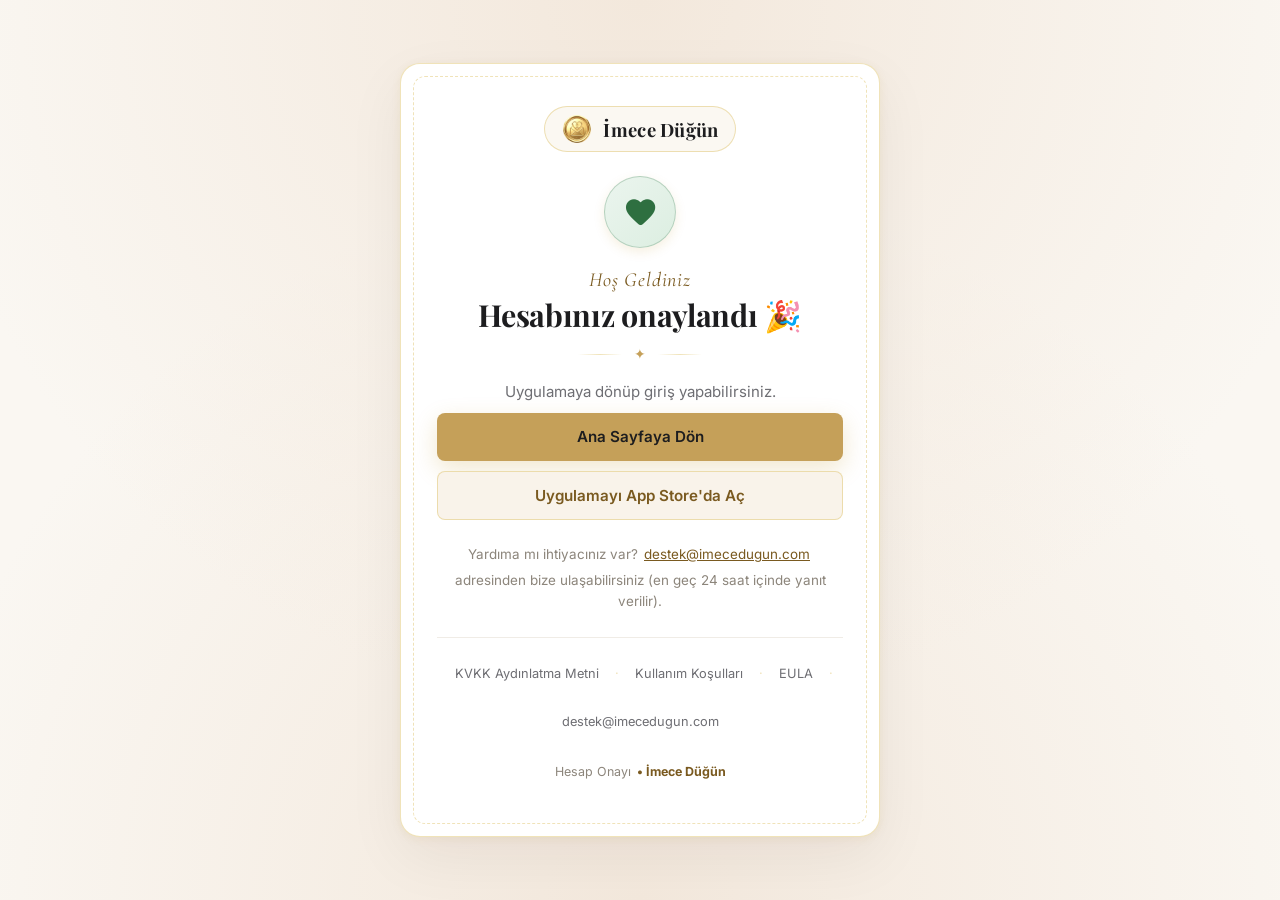
<file: confirm.html>
<!DOCTYPE html>
<html lang="tr">
<head>
    <meta charset="UTF-8">
    <meta name="viewport" content="width=device-width, initial-scale=1.0">
    <!-- Google tag (gtag.js) -->
    <script async src="https://www.googletagmanager.com/gtag/js?id=G-TB2CR1GVQ4"></script>
    <script>
      window.dataLayer = window.dataLayer || [];
      function gtag(){dataLayer.push(arguments);}
      gtag('consent', 'default', {
        'ad_storage': 'granted',
        'ad_user_data': 'granted',
        'ad_personalization': 'granted',
        'analytics_storage': 'granted'
      });
      gtag('js', new Date());

      gtag('config', 'G-TB2CR1GVQ4');
    </script>

    <!-- Meta Pixel Code -->
    <script>
    !function(f,b,e,v,n,t,s)
    {if(f.fbq)return;n=f.fbq=function(){n.callMethod?
    n.callMethod.apply(n,arguments):n.queue.push(arguments)};
    if(!f._fbq)f._fbq=n;n.push=n;n.loaded=!0;n.version='2.0';
    n.queue=[];t=b.createElement(e);t.async=!0;
    t.src=v;s=b.getElementsByTagName(e)[0];
    s.parentNode.insertBefore(t,s)}(window, document,'script',
    'https://connect.facebook.net/en_US/fbevents.js');
    fbq('init', '2142810199699702');
    fbq('track', 'PageView');
    </script>
    <noscript><img height="1" width="1" style="display:none"
    src="https://www.facebook.com/tr?id=2142810199699702&ev=PageView&noscript=1"
    /></noscript>
    <!-- End Meta Pixel Code -->

    <!-- Microsoft Clarity -->
    <script type="text/javascript">
        (function(c,l,a,r,i,t,y){
            c[a]=c[a]||function(){(c[a].q=c[a].q||[]).push(arguments)};
            t=l.createElement(r);t.async=1;t.src="https://www.clarity.ms/tag/"+i;
            y=l.getElementsByTagName(r)[0];y.parentNode.insertBefore(t,y);
        })(window, document, "clarity", "script", "z3a1goed2l");
    </script>


            <meta name="theme-color" content="#FAF7F2">
    <meta name="description" content="İmece Düğün hesap onayı sayfası: e-posta doğrulama bağlantınızın durumunu görüntüleyin, onaylayın ve uygulamaya dönüp hemen giriş yapın.">
    <meta name="robots" content="noindex, nofollow">
    <link rel="canonical" href="https://imecedugun.com/confirm.html">
    <link rel="manifest" href="/site.webmanifest">
    <meta property="og:type" content="website">
    <meta property="og:locale" content="tr_TR">
    <meta property="og:title" content="Hesap Onayı — İmece Düğün">
    <meta property="og:description" content="İmece Düğün hesap onayı sayfası: e-posta doğrulama bağlantınızın durumunu görüntüleyin, onaylayın ve uygulamaya dönüp hemen giriş yapın.">
    <meta property="og:url" content="https://imecedugun.com/confirm.html">
    <meta property="og:image" content="https://imecedugun.com/assets/img/og-share-1200x630.png">
    <meta property="og:image:width" content="1200">
    <meta property="og:image:height" content="630">
    <meta property="og:site_name" content="İmece Düğün">
    <meta name="twitter:card" content="summary_large_image">
    <meta name="twitter:title" content="Hesap Onayı — İmece Düğün">
    <meta name="twitter:description" content="İmece Düğün hesap onayı sayfası: e-posta doğrulama bağlantınızın durumunu görüntüleyin, onaylayın ve uygulamaya dönüp hemen giriş yapın.">
    <meta name="twitter:image" content="https://imecedugun.com/assets/img/og-share-1200x630.png">
    <title>Hesap Onayı — İmece Düğün</title>
        <!-- Favicon & Tab Icons (100% Guaranteed Transparent, Zero White Background) -->
    <link rel="icon" type="image/svg+xml" href="/favicon.svg?v=20260911_v7">
    <link rel="icon" type="image/svg+xml" href="/seal-favicon.svg?v=20260911_v7">
    <link rel="icon" type="image/png" sizes="32x32" href="[data-uri]">
    <link rel="icon" type="image/png" sizes="16x16" href="[data-uri]">
    <link rel="icon" type="image/png" sizes="32x32" href="/seal-favicon-32.png?v=20260911_v7">
    <link rel="icon" type="image/png" sizes="16x16" href="/seal-favicon-16.png?v=20260911_v7">
    <link rel="icon" type="image/png" sizes="48x48" href="/seal-favicon-48.png?v=20260911_v7">
    <link rel="icon" type="image/png" sizes="96x96" href="/seal-favicon-96.png?v=20260911_v7">
    <link rel="icon" type="image/png" sizes="192x192" href="/favicon-192x192.png?v=20260911_v7">
    <link rel="shortcut icon" href="/favicon.ico?v=20260911_v7" type="image/x-icon">
    <link rel="apple-touch-icon" sizes="180x180" href="/apple-touch-icon.png?v=20260911_v7">
    <link rel="mask-icon" href="/safari-pinned-tab.svg?v=20260911_v7" color="#C59B27">
    <script>
      (function(){
        try {
          var u = "[data-uri]";
          var l = document.querySelector("link[rel*='icon']:not([type='image/svg+xml'])");
          if (!l) {
            l = document.createElement("link");
            l.rel = "icon";
            document.head.appendChild(l);
          }
          l.type = "image/png";
          l.sizes = "32x32";
          l.href = u;
        } catch(e){}
      })();
    </script>
<!-- Google Fonts & Icons -->
    <link rel="preconnect" href="https://fonts.googleapis.com">
    <link rel="preconnect" href="https://fonts.gstatic.com" crossorigin>
    <link href="https://fonts.googleapis.com/css2?family=Cormorant+Garamond:ital,wght@0,500;0,600;0,700;1,600&family=Inter:wght@400;500;600;700&family=Playfair+Display:ital,wght@0,600;0,700;1,600&family=Material+Icons+Round&display=swap" rel="stylesheet">

    <style>
        :root {
            --bg-champagne: #FAF7F2;
            --text-main: #1D1D1F;
            --text-muted: #6E6E73;
            --text-light: #8C857B;
            --gold: #C5A059;
            --gold-text: #7A5A20;
            --gold-accent: #D4AF37;
            --gold-light: #F9F3EA;
            --gold-border: rgba(212, 175, 55, 0.35);
            --green: #2E6F40;
            --green-light: #EBF5EE;
            --red: #A83838;
            --red-light: #FDF2F2;
            --gray: #78716C;
            --gray-light: #F5F5F4;
            --radius-lg: 20px;
            --font-body: 'Inter', sans-serif;
            --font-heading: 'Playfair Display', 'Cormorant Garamond', serif;
        }

        * {
            box-sizing: border-box;
        }

        body {
            background-color: var(--bg-champagne);
            background-image:
                radial-gradient(circle at 50% 0%, #F3E8DC 0%, transparent 65%),
                radial-gradient(circle at 50% 100%, #F3E8DC 0%, transparent 65%);
            color: var(--text-main);
            font-family: var(--font-body);
            margin: 0;
            display: flex;
            align-items: center;
            justify-content: center;
            min-height: 100vh;
            padding: 24px 16px;
        }

        .confirm-card {
            background-color: #FFFFFF;
            border-radius: var(--radius-lg);
            padding: 42px 36px;
            max-width: 480px;
            width: 100%;
            text-align: center;
            box-shadow:
                0 20px 60px rgba(28, 25, 23, 0.06),
                0 2px 10px rgba(184, 134, 11, 0.08);
            border: 1px solid var(--gold-border);
            position: relative;
            transform: translateY(20px);
            opacity: 0;
            animation: cardEntrance 0.7s cubic-bezier(0.16, 1, 0.3, 1) forwards;
        }

        /* Inner decorative gold border */
        .confirm-card::before {
            content: '';
            position: absolute;
            inset: 12px;
            border: 1px dashed var(--gold-border);
            border-radius: calc(var(--radius-lg) - 8px);
            pointer-events: none;
        }

        @keyframes cardEntrance {
            to {
                transform: translateY(0);
                opacity: 1;
            }
        }

        .confirm-header-brand {
            margin-bottom: 24px;
        }

        .header-brand-link {
            text-decoration: none;
            display: inline-flex;
            align-items: center;
            gap: 10px;
            padding: 6px 16px;
            border-radius: 999px;
            background: rgba(197, 160, 89, 0.08);
            border: 1px solid var(--gold-border);
            transition: all 0.2s ease;
            min-height: 44px;
        }

        .header-brand-link:hover {
            background: rgba(197, 160, 89, 0.16);
            transform: translateY(-1px);
        }

        .header-brand-link img {
            width: 32px;
            height: 32px;
            object-fit: contain;
        }

        .header-brand-text {
            font-family: var(--font-heading);
            font-size: 1.15rem;
            font-weight: 700;
            color: var(--text-main);
            letter-spacing: 0.3px;
        }

        .emblem-wrapper {
            width: 72px;
            height: 72px;
            margin: 0 auto 20px;
            display: flex;
            align-items: center;
            justify-content: center;
            border-radius: 50%;
            background: linear-gradient(135deg, var(--gold-light) 0%, #F3E7D5 100%);
            border: 1px solid var(--gold-border);
            box-shadow: 0 4px 12px rgba(184, 134, 11, 0.12);
        }

        .emblem-wrapper.success {
            background: linear-gradient(135deg, var(--green-light) 0%, #DCEEE1 100%);
            border-color: rgba(46, 111, 64, 0.25);
        }

        .emblem-wrapper.warn {
            background: linear-gradient(135deg, var(--red-light) 0%, #F8E3E3 100%);
            border-color: rgba(168, 56, 56, 0.25);
        }

        .emblem-wrapper span {
            color: var(--gold);
            font-size: 2.2rem;
        }

        .emblem-wrapper.success span {
            color: var(--green);
        }

        .emblem-wrapper.warn span {
            color: var(--red);
        }

        .status-prefix {
            font-family: 'Cormorant Garamond', serif;
            font-style: italic;
            font-size: 1.25rem;
            color: var(--gold-text);
            margin-bottom: 4px;
            letter-spacing: 0.04em;
        }

        .status-title {
            font-family: var(--font-heading);
            font-size: 1.9rem;
            font-weight: 700;
            margin: 0 0 12px;
            color: var(--text-main);
            line-height: 1.25;
            letter-spacing: -0.01em;
        }

        .divider-ornament {
            display: flex;
            align-items: center;
            justify-content: center;
            gap: 12px;
            margin: 12px 0 18px;
        }

        .divider-ornament::before,
        .divider-ornament::after {
            content: '';
            height: 1px;
            width: 44px;
            background: linear-gradient(90deg, transparent, var(--gold-border), transparent);
        }

        .divider-ornament span {
            color: var(--gold);
            font-size: 0.85rem;
        }

        .status-message {
            font-size: 0.94rem;
            line-height: 1.65;
            color: var(--text-muted);
            margin: 0 0 8px;
        }

        .status-hint {
            font-size: 0.86rem;
            line-height: 1.6;
            color: var(--text-light);
            margin: 0 0 24px;
        }

        .hidden {
            display: none;
        }

        .spinner {
            width: 40px;
            height: 40px;
            margin: 20px auto 20px;
            border: 3px solid var(--gold-light);
            border-top-color: var(--gold);
            border-radius: 50%;
            animation: spin 0.8s linear infinite;
        }

        @keyframes spin {
            to { transform: rotate(360deg); }
        }

        .btn-group {
            margin-top: 8px;
            display: flex;
            flex-direction: column;
            gap: 10px;
        }

        .btn {
            padding: 14px 28px;
            font-size: 0.95rem;
            font-weight: 600;
            text-decoration: none;
            border-radius: 8px;
            cursor: pointer;
            transition: all 0.3s ease;
            box-sizing: border-box;
            display: inline-block;
            width: 100%;
            text-align: center;
            font-family: var(--font-body);
            min-height: 48px;
        }

        .btn-primary {
            background-color: var(--gold);
            color: var(--text-main);
            border: none;
            box-shadow: 0 8px 24px rgba(184, 134, 11, 0.2);
        }

        .btn-primary:hover {
            background-color: #C9971A;
            transform: translateY(-2px);
            box-shadow: 0 12px 28px rgba(184, 134, 11, 0.3);
        }

        .btn-secondary {
            background-color: var(--gold-light);
            color: var(--gold-text);
            border: 1px solid var(--gold-border);
        }

        .btn-secondary:hover {
            background-color: #F3E7D5;
            transform: translateY(-1px);
        }

        .support-hint {
            margin-top: 20px;
            font-size: 0.84rem;
            line-height: 1.6;
            color: var(--text-light);
        }

        .support-hint a {
            color: var(--gold-text);
            text-decoration: underline;
            padding: 4px 2px;
            display: inline-block;
        }

        .footer-legal {
            margin-top: 24px;
            padding-top: 14px;
            border-top: 1px solid #F0ECE6;
            font-size: 0.8rem;
            color: var(--text-light);
            display: flex;
            align-items: center;
            justify-content: center;
            gap: 4px;
            flex-wrap: wrap;
        }

        .footer-legal a {
            color: var(--text-muted);
            text-decoration: none;
            padding: 8px 10px;
            min-height: 44px;
            display: inline-flex;
            align-items: center;
            border-radius: 6px;
            transition: color 0.2s ease;
        }

        .footer-legal a:hover {
            color: var(--gold-text);
            text-decoration: underline;
        }

        .footer-sep {
            color: var(--gold-border);
            user-select: none;
            margin: 0 2px;
        }

        .footer-branding {
            margin-top: 6px;
            font-size: 0.78rem;
            color: var(--text-light);
            display: flex;
            align-items: center;
            justify-content: center;
        }

        .footer-brand-link {
            text-decoration: none;
            color: inherit;
            display: inline-flex;
            align-items: center;
            gap: 6px;
            padding: 8px 12px;
            min-height: 44px;
            border-radius: 6px;
            transition: color 0.2s ease;
        }

        .footer-brand-link strong {
            color: var(--gold-text);
        }

        .footer-brand-link:hover strong {
            color: var(--gold-accent);
        }

        @media (max-width: 480px) {
            .confirm-card {
                padding: 36px 20px;
            }
            .status-title {
                font-size: 1.65rem;
            }
        }
    </style>
</head>
<body>

    <main id="anaicerik" class="confirm-card">

        <!-- Top Brand Identity Header -->
        <div class="confirm-header-brand">
            <a href="index.html" class="header-brand-link" title="İmece Düğün Ana Sayfa">
                <img src="/assets/img/logo_wax_seal_96.png" alt="İmece Düğün Logo" width="48" height="48">
                <span class="header-brand-text">İmece Düğün</span>
            </a>
        </div>

        <!-- Loading State -->
        <div id="stateLoading">
            <div class="spinner"></div>
            <p style="font-size: 0.9rem; color: var(--text-light);">Bağlantı kontrol ediliyor...</p>
        </div>

        <!-- Success State -->
        <div id="stateSuccess" class="hidden">
            <div class="emblem-wrapper success">
                <span class="material-icons-round">favorite</span>
            </div>
            <div class="status-prefix">Hoş Geldiniz</div>
            <h1 class="status-title">Hesabınız onaylandı 🎉</h1>
            <div class="divider-ornament"><span>✦</span></div>
            <p class="status-message">Uygulamaya dönüp giriş yapabilirsiniz.</p>
        </div>

        <!-- Expired Link State -->
        <div id="stateExpired" class="hidden">
            <div class="emblem-wrapper warn">
                <span class="material-icons-round">schedule</span>
            </div>
            <div class="status-prefix">Süre Doldu</div>
            <h1 class="status-title">Bu onay bağlantısının süresi dolmuş.</h1>
            <div class="divider-ornament"><span>✦</span></div>
            <p class="status-message">Uygulamayı açıp giriş ekranından yeni bir onay e-postası isteyebilirsiniz.</p>
        </div>

        <!-- Generic Invalid State -->
        <div id="stateInvalid" class="hidden">
            <div class="emblem-wrapper warn">
                <span class="material-icons-round">link_off</span>
            </div>
            <div class="status-prefix">Bağlantı Geçersiz</div>
            <h1 class="status-title">Bu bağlantı kullanılamıyor.</h1>
            <div class="divider-ornament"><span>✦</span></div>
            <p class="status-message">Uygulamayı açıp giriş ekranından yeniden deneyebilirsiniz.</p>
        </div>

        <div class="btn-group" id="actionGroup" style="display: none;">
            <a href="index.html" class="btn btn-primary">Ana Sayfaya Dön</a>
            <a href="https://apps.apple.com/tr/app/i-mece-d%C3%BC%C4%9F%C3%BCn/id6794826834" target="_blank" rel="noopener noreferrer" class="btn btn-secondary">Uygulamayı App Store'da Aç</a>
        </div>

        <div class="support-hint">
            Yardıma mı ihtiyacınız var? <a href="mailto:destek@imecedugun.com">destek@imecedugun.com</a> adresinden bize ulaşabilirsiniz (en geç 24 saat içinde yanıt verilir).
        </div>

        <div class="footer-legal">
            <a href="/gizlilik.html">KVKK Aydınlatma Metni</a>
            <span class="footer-sep">·</span>
            <a href="/kosullar.html">Kullanım Koşulları</a>
            <span class="footer-sep">·</span>
            <a href="/eula.html">EULA</a>
            <span class="footer-sep">·</span>
            <a href="mailto:destek@imecedugun.com">destek@imecedugun.com</a>
        </div>

        <div class="footer-branding">
            <a href="index.html" class="footer-brand-link">
                <span>Hesap Onayı</span>
                <strong>• İmece Düğün</strong>
            </a>
        </div>
    </main>

    <script>
        function parseParams() {
            // Supabase, onay sonucunu bazen URL query'sinde (?...), bazen
            // hash fragment'ında (#...) döner -- ikisini de birleştirip okuyoruz.
            const search = new URLSearchParams(window.location.search);
            const hash = new URLSearchParams(window.location.hash.replace(/^#/, ''));
            const get = (key) => search.get(key) || hash.get(key);
            return {
                error: get('error'),
                errorCode: get('error_code'),
                errorDescription: get('error_description'),
                accessToken: get('access_token'),
            };
        }

        function showState(name) {
            ['stateLoading', 'stateSuccess', 'stateExpired', 'stateInvalid'].forEach((id) => {
                document.getElementById(id).classList.toggle('hidden', id !== name);
            });
            const actionGroup = document.getElementById('actionGroup');
            if (actionGroup) {
                actionGroup.style.display = name === 'stateLoading' ? 'none' : 'flex';
            }
        }

        function isExpiredError(params) {
            const code = (params.errorCode || '').toLowerCase();
            const description = (params.errorDescription || '').toLowerCase();
            return code === 'otp_expired' || description.includes('expired');
        }

        function render() {
            const params = parseParams();

            if (params.error) {
                showState(isExpiredError(params) ? 'stateExpired' : 'stateInvalid');
                return;
            }

            // Hata yok: ya başarılı onay (access_token mevcut) ya da
            // Supabase hiçbir hata parametresi göndermeden geldi -- her iki
            // durumda da onay başarılı sayılır.
            showState('stateSuccess');
        }

        render();
    </script>
</body>
</html>
</file>
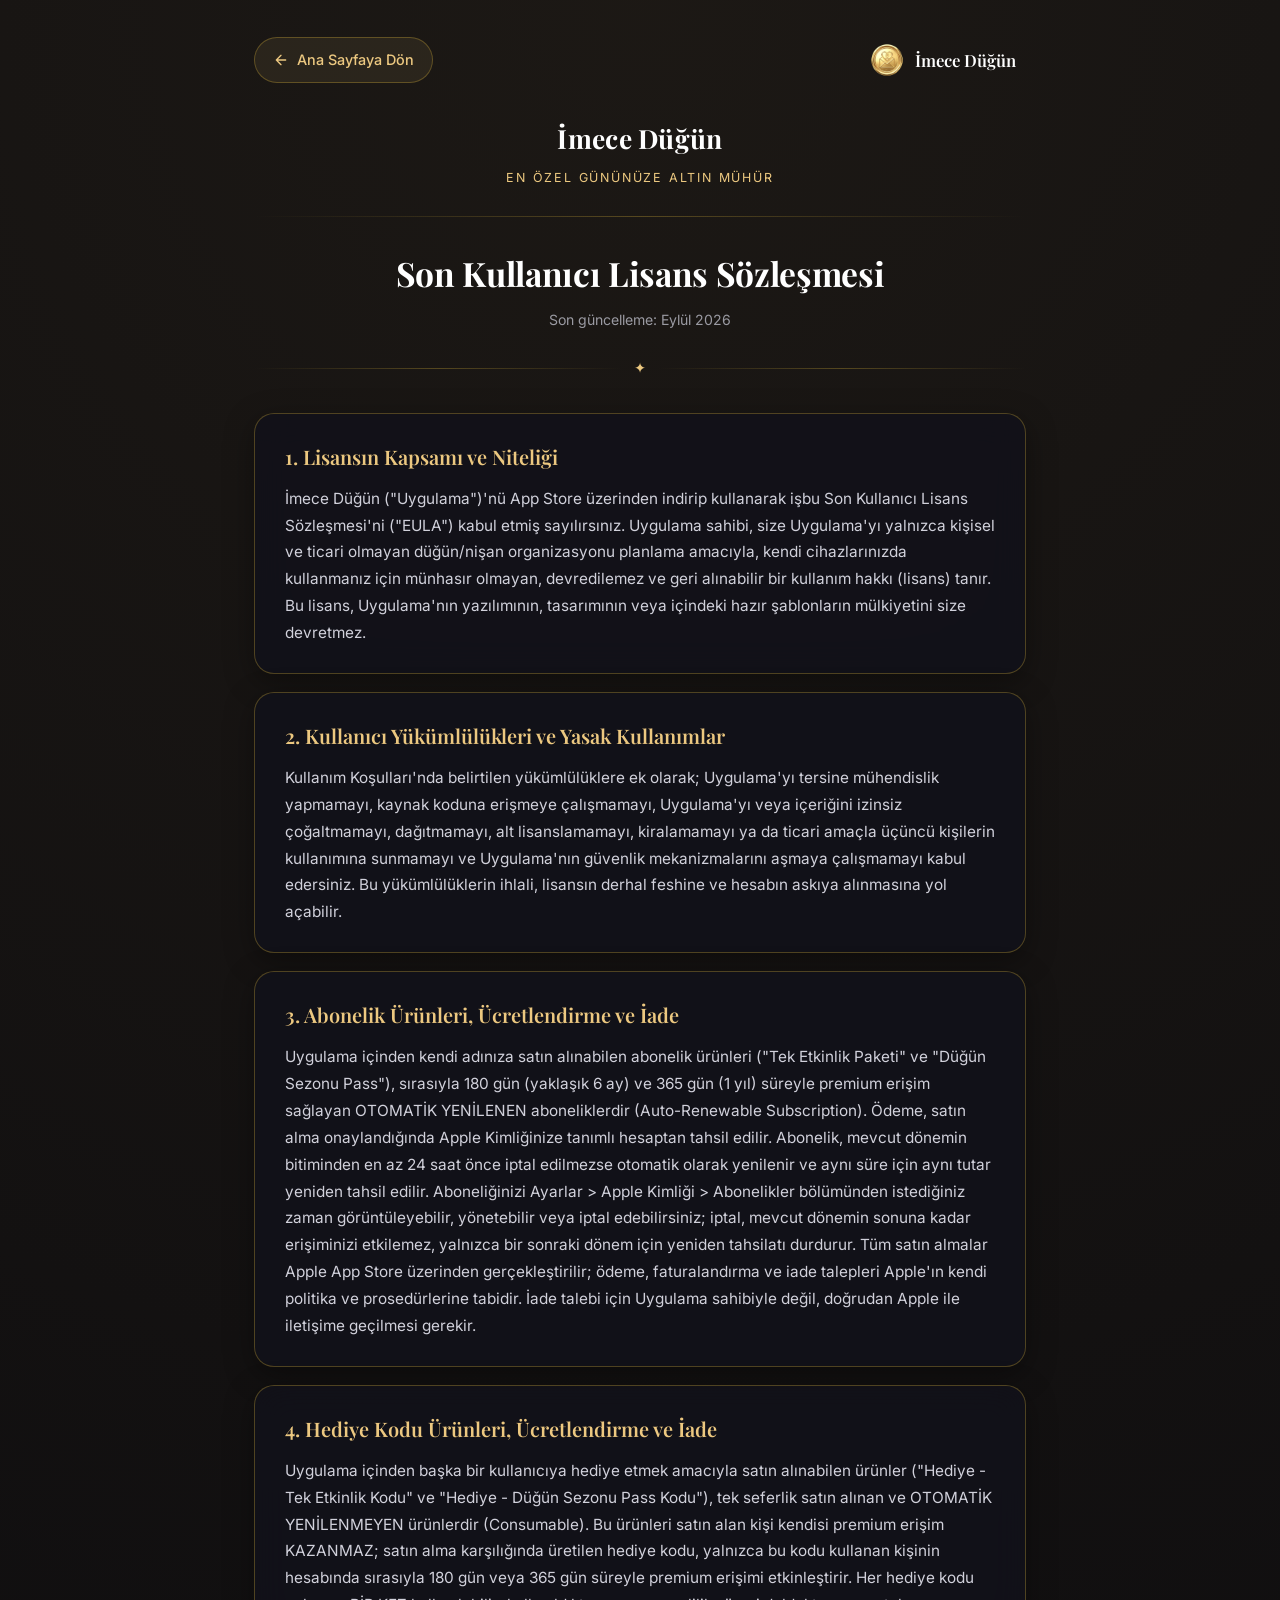
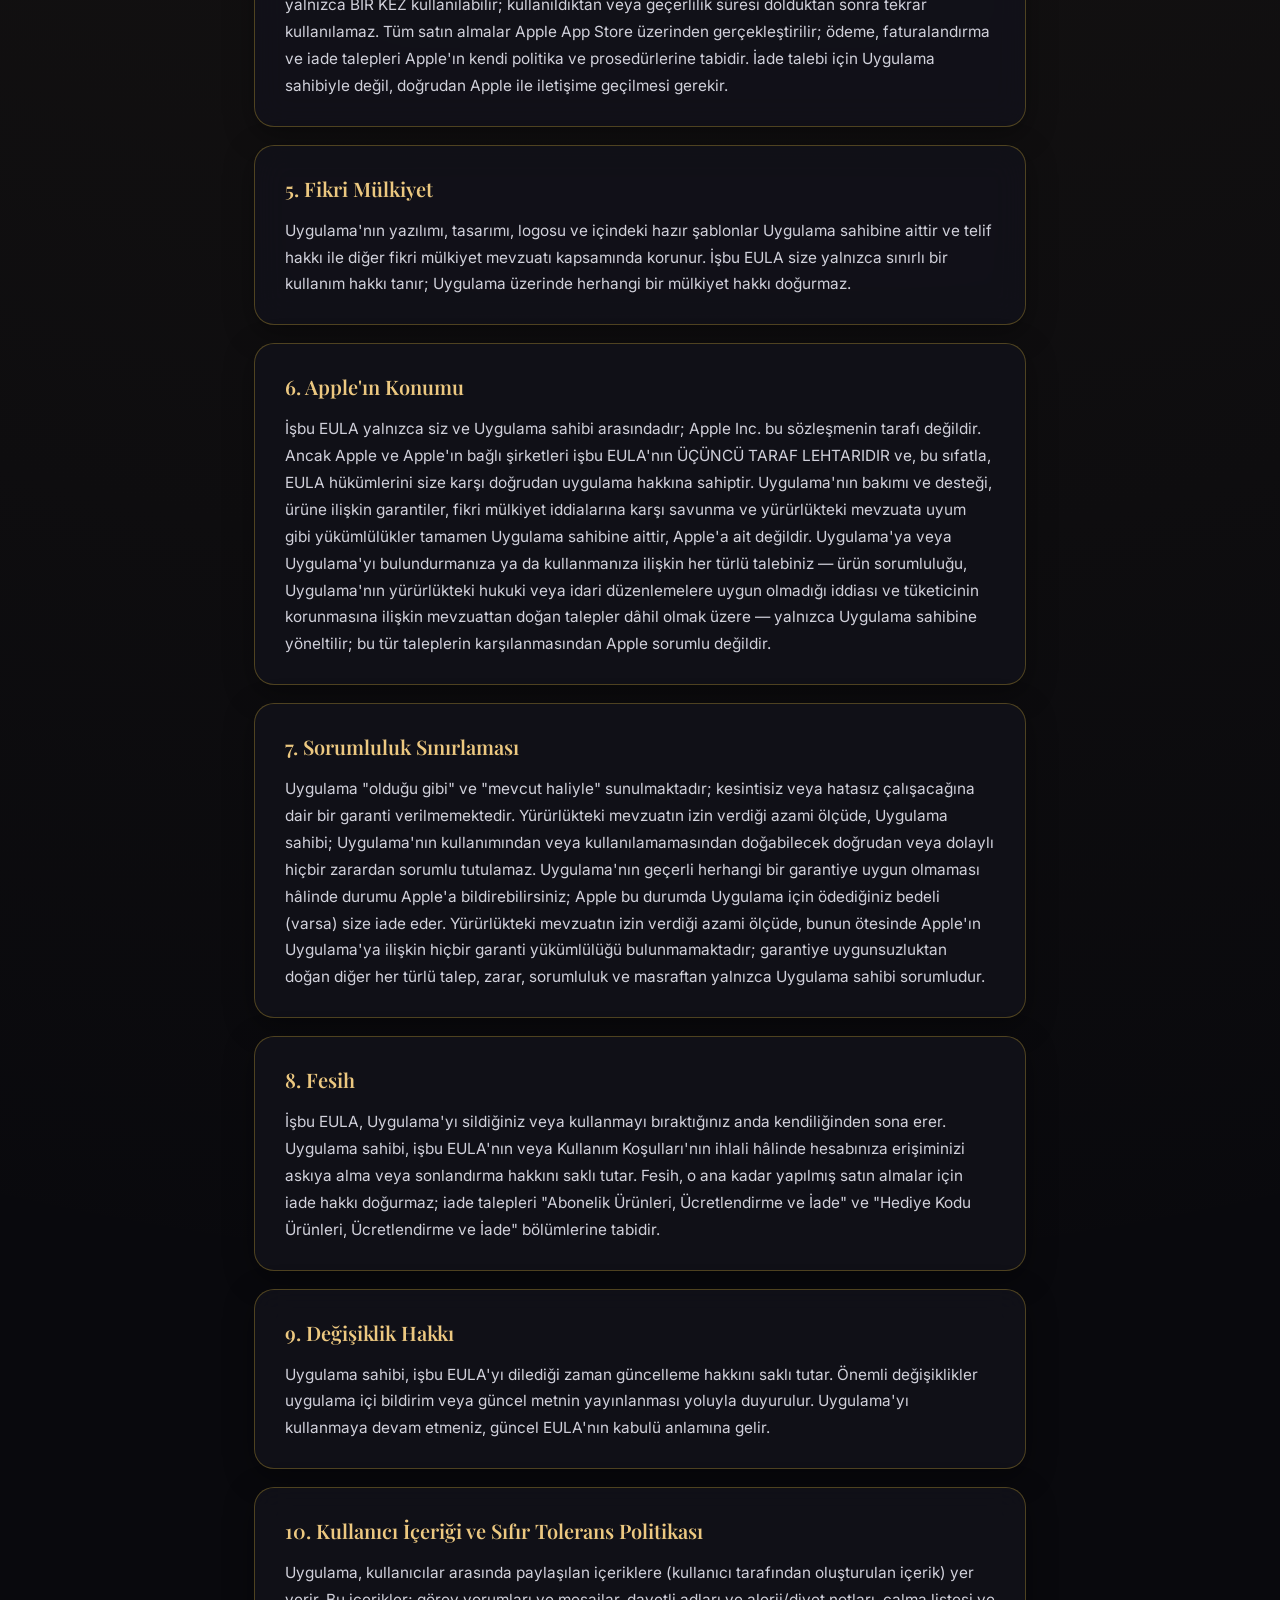
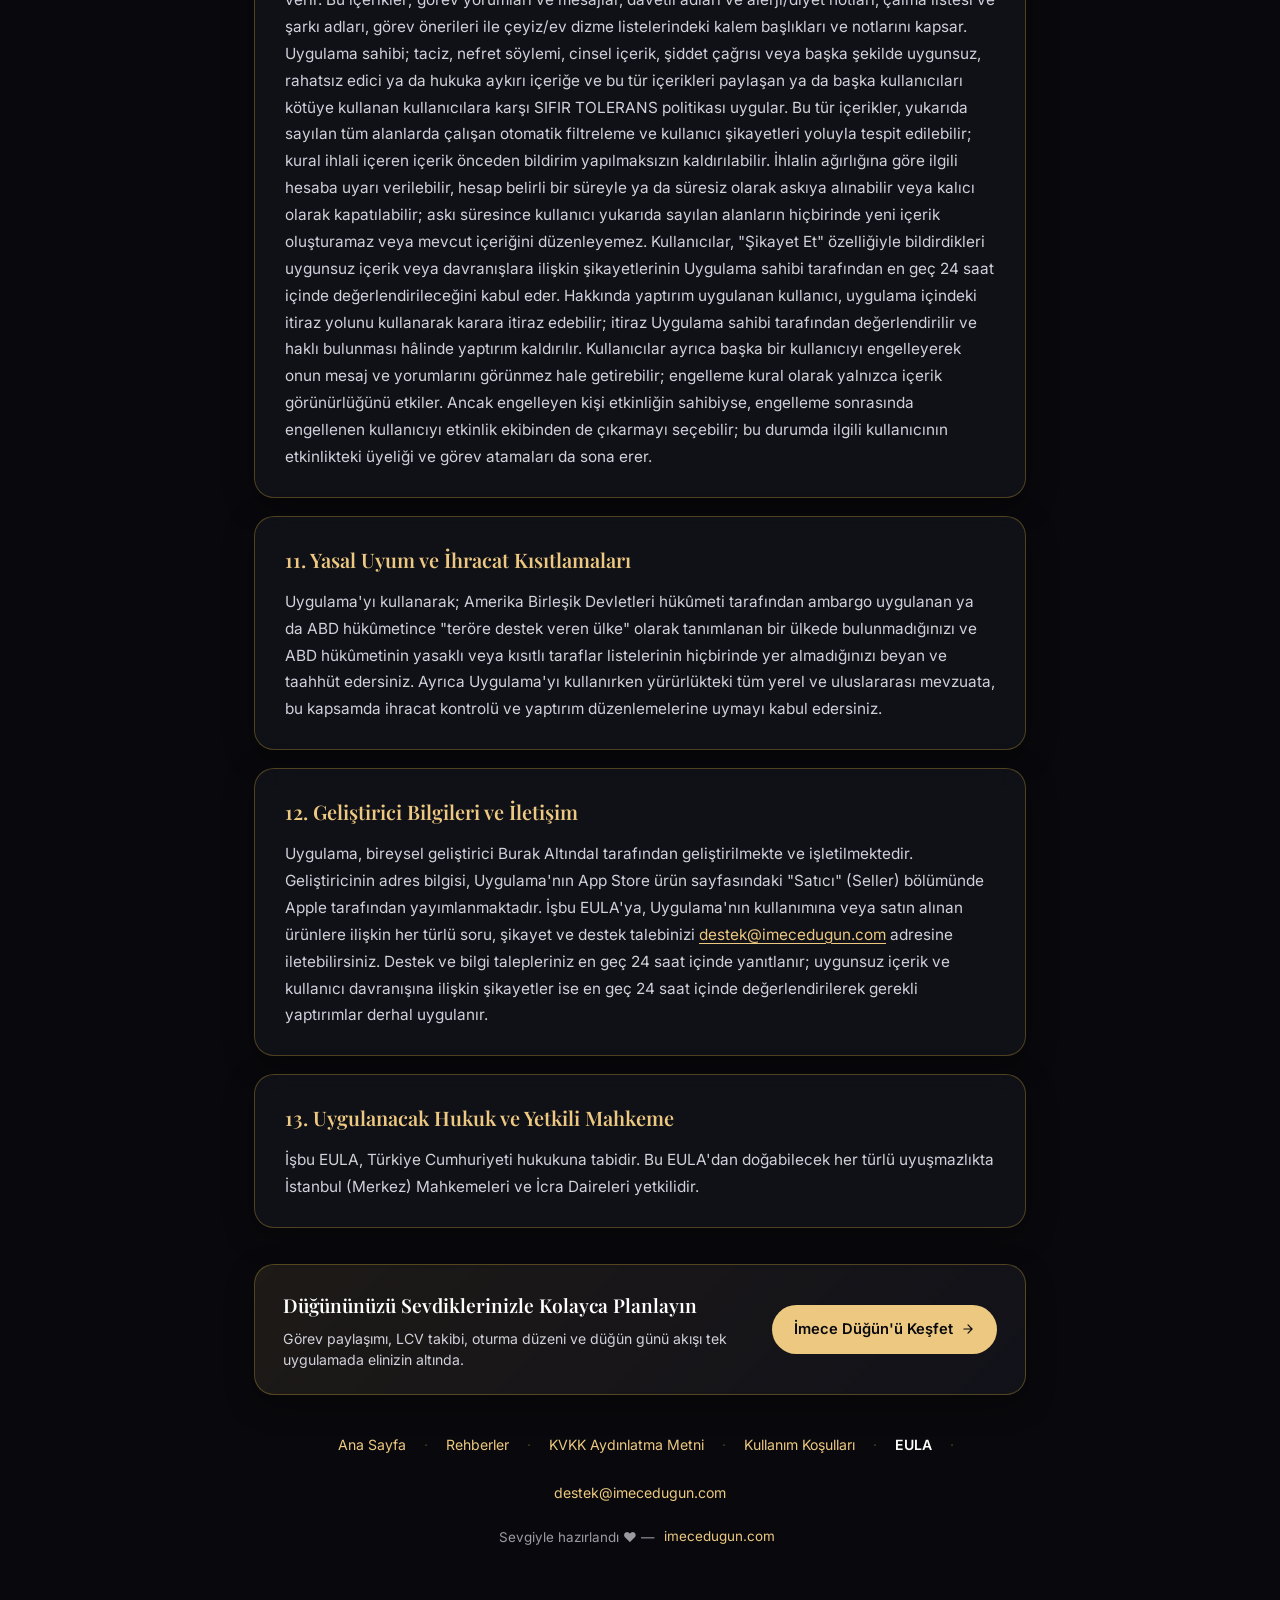
<file: eula.html>
<!DOCTYPE html>
<html lang="tr">
<head>
    <meta charset="utf-8" />
    <meta name="viewport" content="width=device-width, initial-scale=1" />
    <!-- Google tag (gtag.js) -->
    <script async src="https://www.googletagmanager.com/gtag/js?id=G-TB2CR1GVQ4"></script>
    <script>
      window.dataLayer = window.dataLayer || [];
      function gtag(){dataLayer.push(arguments);}
      gtag('consent', 'default', {
        'ad_storage': 'granted',
        'ad_user_data': 'granted',
        'ad_personalization': 'granted',
        'analytics_storage': 'granted'
      });
      gtag('js', new Date());

      gtag('config', 'G-TB2CR1GVQ4');
    </script>

    <!-- Meta Pixel Code -->
    <script>
    !function(f,b,e,v,n,t,s)
    {if(f.fbq)return;n=f.fbq=function(){n.callMethod?
    n.callMethod.apply(n,arguments):n.queue.push(arguments)};
    if(!f._fbq)f._fbq=n;n.push=n;n.loaded=!0;n.version='2.0';
    n.queue=[];t=b.createElement(e);t.async=!0;
    t.src=v;s=b.getElementsByTagName(e)[0];
    s.parentNode.insertBefore(t,s)}(window, document,'script',
    'https://connect.facebook.net/en_US/fbevents.js');
    fbq('init', '2142810199699702');
    fbq('track', 'PageView');
    </script>
    <noscript><img height="1" width="1" style="display:none"
    src="https://www.facebook.com/tr?id=2142810199699702&ev=PageView&noscript=1"
    /></noscript>
    <!-- End Meta Pixel Code -->

    <!-- Microsoft Clarity -->
    <script type="text/javascript">
        (function(c,l,a,r,i,t,y){
            c[a]=c[a]||function(){(c[a].q=c[a].q||[]).push(arguments)};
            t=l.createElement(r);t.async=1;t.src="https://www.clarity.ms/tag/"+i;
            y=l.getElementsByTagName(r)[0];y.parentNode.insertBefore(t,y);
        })(window, document, "clarity", "script", "z3a1goed2l");
    </script>


<meta name="theme-color" content="#09090D" />
<title>Son Kullanıcı Lisans Sözleşmesi — İmece Düğün</title>
<meta name="description" content="İmece Düğün için Son Kullanıcı Lisans Sözleşmesi (EULA): lisans kapsamı, abonelik ve hediye kodu ürünleri, kullanıcı içeriği kuralları ve Apple şartları." />
<link rel="canonical" href="https://imecedugun.com/eula.html" />
<link rel="manifest" href="/site.webmanifest" />
<meta property="og:type" content="website" />
<meta property="og:locale" content="tr_TR" />
<meta property="og:title" content="Son Kullanıcı Lisans Sözleşmesi — İmece Düğün" />
<meta property="og:description" content="İmece Düğün için Son Kullanıcı Lisans Sözleşmesi (EULA): lisans kapsamı, abonelik ve hediye kodu ürünleri, kullanıcı içeriği kuralları ve Apple şartları." />
<meta property="og:url" content="https://imecedugun.com/eula.html" />
<meta property="og:image" content="https://imecedugun.com/assets/img/og-share-1200x630.png" />
<meta property="og:image:width" content="1200" />
<meta property="og:image:height" content="630" />
<meta property="og:site_name" content="İmece Düğün" />
<meta name="twitter:card" content="summary_large_image" />
<meta name="twitter:title" content="Son Kullanıcı Lisans Sözleşmesi — İmece Düğün" />
<meta name="twitter:description" content="İmece Düğün için Son Kullanıcı Lisans Sözleşmesi (EULA): lisans kapsamı, abonelik ve hediye kodu ürünleri, kullanıcı içeriği kuralları ve Apple şartları." />
<meta name="twitter:image" content="https://imecedugun.com/assets/img/og-share-1200x630.png" />
        <!-- Favicon & Tab Icons (100% Guaranteed Transparent, Zero White Background) -->
    <link rel="icon" type="image/svg+xml" href="/favicon.svg?v=20260911_v7">
    <link rel="icon" type="image/svg+xml" href="/seal-favicon.svg?v=20260911_v7">
    <link rel="icon" type="image/png" sizes="32x32" href="[data-uri]">
    <link rel="icon" type="image/png" sizes="16x16" href="[data-uri]">
    <link rel="icon" type="image/png" sizes="32x32" href="/seal-favicon-32.png?v=20260911_v7">
    <link rel="icon" type="image/png" sizes="16x16" href="/seal-favicon-16.png?v=20260911_v7">
    <link rel="icon" type="image/png" sizes="48x48" href="/seal-favicon-48.png?v=20260911_v7">
    <link rel="icon" type="image/png" sizes="96x96" href="/seal-favicon-96.png?v=20260911_v7">
    <link rel="icon" type="image/png" sizes="192x192" href="/favicon-192x192.png?v=20260911_v7">
    <link rel="shortcut icon" href="/favicon.ico?v=20260911_v7" type="image/x-icon">
    <link rel="apple-touch-icon" sizes="180x180" href="/apple-touch-icon.png?v=20260911_v7">
    <link rel="mask-icon" href="/safari-pinned-tab.svg?v=20260911_v7" color="#C59B27">
    <script>
      (function(){
        try {
          var u = "[data-uri]";
          var l = document.querySelector("link[rel*='icon']:not([type='image/svg+xml'])");
          if (!l) {
            l = document.createElement("link");
            l.rel = "icon";
            document.head.appendChild(l);
          }
          l.type = "image/png";
          l.sizes = "32x32";
          l.href = u;
        } catch(e){}
      })();
    </script>
<link href="https://fonts.googleapis.com/css2?family=Inter:wght@400;500;600&family=Playfair+Display:wght@600;700&display=swap" rel="stylesheet" />
<style>
  :root {
    --bg-dark: #09090D;
    --surface: rgba(18, 18, 26, 0.88);
    --text-main: #FFFFFF;
    --text-muted: #D1D1DB;
    --text-light: #9A9AA2;
    --gold: #ECC880;
    --gold-accent: #C5A059;
    --gold-border: rgba(212, 175, 55, 0.32);
    --gold-subtle: rgba(236, 200, 128, 0.08);
    --radius-lg: 20px;
    --font-body: 'Inter', system-ui, -apple-system, sans-serif;
    --font-heading: 'Playfair Display', serif;
  }
  * { box-sizing: border-box; }
  body {
    margin: 0;
    background-color: var(--bg-dark);
    background-image: radial-gradient(circle at 50% 0%, rgba(197, 160, 89, 0.1) 0%, transparent 60%);
    color: var(--text-main);
    font-family: var(--font-body);
    line-height: 1.7;
    -webkit-font-smoothing: antialiased;
  }
  .skip-link {
    position: absolute;
    top: -100px;
    left: 16px;
    background: var(--gold);
    color: #09090D;
    padding: 10px 18px;
    border-radius: 8px;
    font-weight: 600;
    text-decoration: none;
    z-index: 9999;
    transition: top 0.2s ease;
  }
  .skip-link:focus {
    top: 16px;
  }
  .wrap {
    max-width: 820px;
    margin: 0 auto;
    padding: 36px 24px 72px;
  }
  .top-nav {
    display: flex;
    align-items: center;
    justify-content: space-between;
    margin-bottom: 32px;
  }
  .back-link {
    display: inline-flex;
    align-items: center;
    gap: 8px;
    color: var(--gold);
    text-decoration: none;
    font-size: 0.9rem;
    font-weight: 500;
    padding: 10px 18px;
    min-height: 44px;
    border-radius: 999px;
    background: var(--gold-subtle);
    border: 1px solid var(--gold-border);
    transition: all 0.2s ease;
  }
  .back-link:hover {
    background: rgba(236, 200, 128, 0.16);
    color: #FFFFFF;
    border-color: var(--gold);
    transform: translateX(-2px);
  }
  .top-brand {
    display: inline-flex;
    align-items: center;
    gap: 10px;
    text-decoration: none;
    color: #FFFFFF;
    font-family: var(--font-heading);
    font-size: 1.05rem;
    font-weight: 600;
    min-height: 44px;
    padding: 6px 10px;
    border-radius: 8px;
    transition: opacity 0.2s ease;
  }
  .top-brand:hover {
    opacity: 0.85;
  }
  .top-brand img {
    width: 36px;
    height: 36px;
    object-fit: contain;
  }
  header {
    text-align: center;
    margin-bottom: 12px;
  }
  .header-logo-link {
    display: inline-block;
    text-decoration: none;
    color: inherit;
    transition: transform 0.2s ease, opacity 0.2s ease;
  }
  .header-logo-link:hover {
    transform: scale(1.02);
    opacity: 0.95;
  }
  .brand {
    font-family: var(--font-heading);
    font-size: 1.65rem;
    font-weight: 700;
    letter-spacing: 0.3px;
    color: #FFFFFF;
  }
  .slogan {
    font-size: 0.78rem;
    letter-spacing: 1.8px;
    color: var(--gold);
    margin-top: 6px;
    text-transform: uppercase;
  }
  .rule {
    height: 1px;
    background: linear-gradient(90deg, transparent, var(--gold-border), transparent);
    margin: 28px 0;
  }
  h1 {
    font-family: var(--font-heading);
    font-size: 2.1rem;
    font-weight: 700;
    margin: 0 0 6px;
    text-align: center;
    color: #FFFFFF;
    letter-spacing: -0.01em;
  }
  .updated {
    text-align: center;
    font-size: 0.88rem;
    color: var(--text-light);
    margin-bottom: 8px;
  }
  .ornament {
    display: flex;
    align-items: center;
    gap: 12px;
    margin: 24px 0 32px;
  }
  .ornament::before, .ornament::after {
    content: "";
    flex: 1;
    height: 1px;
    background: linear-gradient(90deg, transparent, var(--gold-border), transparent);
  }
  .ornament span {
    color: var(--gold);
    font-size: 0.9rem;
  }
  section {
    background: var(--surface);
    backdrop-filter: blur(16px);
    -webkit-backdrop-filter: blur(16px);
    border: 1px solid var(--gold-border);
    border-radius: var(--radius-lg);
    padding: 26px 30px;
    margin-bottom: 18px;
    box-shadow: 0 8px 30px rgba(0,0,0,0.35);
    transition: border-color 0.2s ease, box-shadow 0.2s ease;
  }
  section:hover {
    border-color: rgba(212, 175, 55, 0.45);
    box-shadow: 0 12px 36px rgba(0,0,0,0.45);
  }
  h2 {
    font-family: var(--font-heading);
    font-size: 1.25rem;
    font-weight: 600;
    margin: 0 0 12px;
    color: var(--gold);
  }
  p {
    margin: 0;
    color: var(--text-muted);
    font-size: 0.96rem;
    white-space: pre-line;
    line-height: 1.75;
  }
  section a {
    color: var(--gold);
    text-decoration: underline;
    text-underline-offset: 3px;
    transition: color 0.2s ease;
  }
  section a:hover {
    color: #FFFFFF;
  }
  .legal-cta-card {
    background: linear-gradient(135deg, rgba(236, 200, 128, 0.09) 0%, rgba(18, 18, 26, 0.96) 100%);
    border: 1px solid var(--gold-border);
    border-radius: var(--radius-lg);
    padding: 24px 28px;
    margin: 36px 0 24px;
    display: flex;
    align-items: center;
    justify-content: space-between;
    gap: 20px;
    box-shadow: 0 10px 30px rgba(0,0,0,0.3);
  }
  .legal-cta-title {
    font-family: var(--font-heading);
    font-size: 1.2rem;
    font-weight: 600;
    color: #FFFFFF;
    margin-bottom: 6px;
  }
  .legal-cta-desc {
    color: var(--text-muted);
    font-size: 0.88rem;
    line-height: 1.5;
    margin: 0;
  }
  .legal-cta-btn {
    display: inline-flex;
    align-items: center;
    gap: 8px;
    background: var(--gold);
    color: #09090D;
    font-size: 0.92rem;
    font-weight: 600;
    padding: 12px 22px;
    min-height: 44px;
    border-radius: 999px;
    text-decoration: none;
    white-space: nowrap;
    transition: all 0.2s ease;
    flex-shrink: 0;
  }
  .legal-cta-btn:hover {
    background: #ECC880;
    transform: translateY(-2px);
    box-shadow: 0 6px 20px rgba(236, 200, 128, 0.3);
  }
  nav.nav {
    display: flex;
    flex-wrap: wrap;
    align-items: center;
    justify-content: center;
    gap: 4px 6px;
    margin-top: 24px;
    font-size: 0.88rem;
  }
  nav.nav a {
    color: var(--gold);
    text-decoration: none;
    display: inline-flex;
    align-items: center;
    padding: 8px 12px;
    min-height: 44px;
    border-radius: 8px;
    transition: all 0.2s ease;
  }
  nav.nav a:hover {
    color: #FFFFFF;
    background: rgba(236, 200, 128, 0.08);
  }
  nav.nav a[aria-current="page"] {
    color: #FFFFFF;
    font-weight: 600;
  }
  .nav-dot {
    color: var(--gold-border);
    user-select: none;
  }
  footer {
    text-align: center;
    margin-top: 28px;
    font-size: 0.84rem;
    color: var(--text-light);
  }
  footer a {
    color: var(--gold);
    text-decoration: none;
    padding: 4px 6px;
    min-height: 44px;
    display: inline-flex;
    align-items: center;
  }
  footer a:hover {
    text-decoration: underline;
  }
  @media (max-width: 680px) {
    .wrap { padding: 24px 16px 56px; }
    section { padding: 20px 22px; }
    h1 { font-size: 1.7rem; }
    .top-nav { margin-bottom: 24px; }
    .legal-cta-card { flex-direction: column; align-items: flex-start; padding: 20px; }
    .legal-cta-btn { width: 100%; justify-content: center; }
  }
</style>
</head>
<body>
<a class="skip-link" href="#anaicerik">İçeriğe geç</a>
<div class="wrap">
  <div class="top-nav">
    <a href="/" class="back-link" title="İmece Düğün Ana Sayfasına Dön">
      <svg width="16" height="16" viewBox="0 0 24 24" fill="none" stroke="currentColor" stroke-width="2" stroke-linecap="round" stroke-linejoin="round" aria-hidden="true"><path d="M19 12H5M12 19l-7-7 7-7"/></svg>
      <span>Ana Sayfaya Dön</span>
    </a>
    <a href="/" class="top-brand" title="İmece Düğün">
      <img src="/assets/img/logo_wax_seal_96.png" alt="İmece Düğün Logo" width="48" height="48" />
      <span>İmece Düğün</span>
    </a>
  </div>

  <main id="anaicerik">
  <article>
  <header class="doc-header">
    <a href="/" class="header-logo-link" title="İmece Düğün Ana Sayfaya Git">
      <div class="brand">İmece Düğün</div>
    </a>
    <div class="slogan">En Özel Gününüze Altın Mühür</div>
  </header>

  <div class="rule"></div>

  <h1>Son Kullanıcı Lisans Sözleşmesi</h1>
  <div class="updated">Son güncelleme: Eylül 2026</div>
  <div class="ornament"><span>&#10022;</span></div>

  <section>
    <h2>1. Lisansın Kapsamı ve Niteliği</h2>
    <p>İmece Düğün (&quot;Uygulama&quot;)&#x27;nü App Store üzerinden indirip kullanarak işbu Son Kullanıcı Lisans Sözleşmesi&#x27;ni (&quot;EULA&quot;) kabul etmiş sayılırsınız. Uygulama sahibi, size Uygulama&#x27;yı yalnızca kişisel ve ticari olmayan düğün/nişan organizasyonu planlama amacıyla, kendi cihazlarınızda kullanmanız için münhasır olmayan, devredilemez ve geri alınabilir bir kullanım hakkı (lisans) tanır. Bu lisans, Uygulama&#x27;nın yazılımının, tasarımının veya içindeki hazır şablonların mülkiyetini size devretmez.</p>
  </section>

  <section>
    <h2>2. Kullanıcı Yükümlülükleri ve Yasak Kullanımlar</h2>
    <p>Kullanım Koşulları&#x27;nda belirtilen yükümlülüklere ek olarak; Uygulama&#x27;yı tersine mühendislik yapmamayı, kaynak koduna erişmeye çalışmamayı, Uygulama&#x27;yı veya içeriğini izinsiz çoğaltmamayı, dağıtmamayı, alt lisanslamamayı, kiralamamayı ya da ticari amaçla üçüncü kişilerin kullanımına sunmamayı ve Uygulama&#x27;nın güvenlik mekanizmalarını aşmaya çalışmamayı kabul edersiniz. Bu yükümlülüklerin ihlali, lisansın derhal feshine ve hesabın askıya alınmasına yol açabilir.</p>
  </section>

  <section>
    <h2>3. Abonelik Ürünleri, Ücretlendirme ve İade</h2>
    <p>Uygulama içinden kendi adınıza satın alınabilen abonelik ürünleri (&quot;Tek Etkinlik Paketi&quot; ve &quot;Düğün Sezonu Pass&quot;), sırasıyla 180 gün (yaklaşık 6 ay) ve 365 gün (1 yıl) süreyle premium erişim sağlayan OTOMATİK YENİLENEN aboneliklerdir (Auto-Renewable Subscription). Ödeme, satın alma onaylandığında Apple Kimliğinize tanımlı hesaptan tahsil edilir. Abonelik, mevcut dönemin bitiminden en az 24 saat önce iptal edilmezse otomatik olarak yenilenir ve aynı süre için aynı tutar yeniden tahsil edilir. Aboneliğinizi Ayarlar &gt; Apple Kimliği &gt; Abonelikler bölümünden istediğiniz zaman görüntüleyebilir, yönetebilir veya iptal edebilirsiniz; iptal, mevcut dönemin sonuna kadar erişiminizi etkilemez, yalnızca bir sonraki dönem için yeniden tahsilatı durdurur. Tüm satın almalar Apple App Store üzerinden gerçekleştirilir; ödeme, faturalandırma ve iade talepleri Apple&#x27;ın kendi politika ve prosedürlerine tabidir. İade talebi için Uygulama sahibiyle değil, doğrudan Apple ile iletişime geçilmesi gerekir.</p>
  </section>

  <section>
    <h2>4. Hediye Kodu Ürünleri, Ücretlendirme ve İade</h2>
    <p>Uygulama içinden başka bir kullanıcıya hediye etmek amacıyla satın alınabilen ürünler (&quot;Hediye - Tek Etkinlik Kodu&quot; ve &quot;Hediye - Düğün Sezonu Pass Kodu&quot;), tek seferlik satın alınan ve OTOMATİK YENİLENMEYEN ürünlerdir (Consumable). Bu ürünleri satın alan kişi kendisi premium erişim KAZANMAZ; satın alma karşılığında üretilen hediye kodu, yalnızca bu kodu kullanan kişinin hesabında sırasıyla 180 gün veya 365 gün süreyle premium erişimi etkinleştirir. Her hediye kodu yalnızca BİR KEZ kullanılabilir; kullanıldıktan veya geçerlilik süresi dolduktan sonra tekrar kullanılamaz. Tüm satın almalar Apple App Store üzerinden gerçekleştirilir; ödeme, faturalandırma ve iade talepleri Apple&#x27;ın kendi politika ve prosedürlerine tabidir. İade talebi için Uygulama sahibiyle değil, doğrudan Apple ile iletişime geçilmesi gerekir.</p>
  </section>

  <section>
    <h2>5. Fikri Mülkiyet</h2>
    <p>Uygulama&#x27;nın yazılımı, tasarımı, logosu ve içindeki hazır şablonlar Uygulama sahibine aittir ve telif hakkı ile diğer fikri mülkiyet mevzuatı kapsamında korunur. İşbu EULA size yalnızca sınırlı bir kullanım hakkı tanır; Uygulama üzerinde herhangi bir mülkiyet hakkı doğurmaz.</p>
  </section>

  <section>
    <h2>6. Apple&#x27;ın Konumu</h2>
    <p>İşbu EULA yalnızca siz ve Uygulama sahibi arasındadır; Apple Inc. bu sözleşmenin tarafı değildir. Ancak Apple ve Apple&#x27;ın bağlı şirketleri işbu EULA&#x27;nın ÜÇÜNCÜ TARAF LEHTARIDIR ve, bu sıfatla, EULA hükümlerini size karşı doğrudan uygulama hakkına sahiptir. Uygulama&#x27;nın bakımı ve desteği, ürüne ilişkin garantiler, fikri mülkiyet iddialarına karşı savunma ve yürürlükteki mevzuata uyum gibi yükümlülükler tamamen Uygulama sahibine aittir, Apple&#x27;a ait değildir. Uygulama&#x27;ya veya Uygulama&#x27;yı bulundurmanıza ya da kullanmanıza ilişkin her türlü talebiniz — ürün sorumluluğu, Uygulama&#x27;nın yürürlükteki hukuki veya idari düzenlemelere uygun olmadığı iddiası ve tüketicinin korunmasına ilişkin mevzuattan doğan talepler dâhil olmak üzere — yalnızca Uygulama sahibine yöneltilir; bu tür taleplerin karşılanmasından Apple sorumlu değildir.</p>
  </section>

  <section>
    <h2>7. Sorumluluk Sınırlaması</h2>
    <p>Uygulama &quot;olduğu gibi&quot; ve &quot;mevcut haliyle&quot; sunulmaktadır; kesintisiz veya hatasız çalışacağına dair bir garanti verilmemektedir. Yürürlükteki mevzuatın izin verdiği azami ölçüde, Uygulama sahibi; Uygulama&#x27;nın kullanımından veya kullanılamamasından doğabilecek doğrudan veya dolaylı hiçbir zarardan sorumlu tutulamaz. Uygulama&#x27;nın geçerli herhangi bir garantiye uygun olmaması hâlinde durumu Apple&#x27;a bildirebilirsiniz; Apple bu durumda Uygulama için ödediğiniz bedeli (varsa) size iade eder. Yürürlükteki mevzuatın izin verdiği azami ölçüde, bunun ötesinde Apple&#x27;ın Uygulama&#x27;ya ilişkin hiçbir garanti yükümlülüğü bulunmamaktadır; garantiye uygunsuzluktan doğan diğer her türlü talep, zarar, sorumluluk ve masraftan yalnızca Uygulama sahibi sorumludur.</p>
  </section>

  <section>
    <h2>8. Fesih</h2>
    <p>İşbu EULA, Uygulama&#x27;yı sildiğiniz veya kullanmayı bıraktığınız anda kendiliğinden sona erer. Uygulama sahibi, işbu EULA&#x27;nın veya Kullanım Koşulları&#x27;nın ihlali hâlinde hesabınıza erişiminizi askıya alma veya sonlandırma hakkını saklı tutar. Fesih, o ana kadar yapılmış satın almalar için iade hakkı doğurmaz; iade talepleri &quot;Abonelik Ürünleri, Ücretlendirme ve İade&quot; ve &quot;Hediye Kodu Ürünleri, Ücretlendirme ve İade&quot; bölümlerine tabidir.</p>
  </section>

  <section>
    <h2>9. Değişiklik Hakkı</h2>
    <p>Uygulama sahibi, işbu EULA&#x27;yı dilediği zaman güncelleme hakkını saklı tutar. Önemli değişiklikler uygulama içi bildirim veya güncel metnin yayınlanması yoluyla duyurulur. Uygulama&#x27;yı kullanmaya devam etmeniz, güncel EULA&#x27;nın kabulü anlamına gelir.</p>
  </section>

  <section>
    <h2>10. Kullanıcı İçeriği ve Sıfır Tolerans Politikası</h2>
    <p>Uygulama, kullanıcılar arasında paylaşılan içeriklere (kullanıcı tarafından oluşturulan içerik) yer verir. Bu içerikler; görev yorumları ve mesajlar, davetli adları ve alerji/diyet notları, çalma listesi ve şarkı adları, görev önerileri ile çeyiz/ev dizme listelerindeki kalem başlıkları ve notlarını kapsar. Uygulama sahibi; taciz, nefret söylemi, cinsel içerik, şiddet çağrısı veya başka şekilde uygunsuz, rahatsız edici ya da hukuka aykırı içeriğe ve bu tür içerikleri paylaşan ya da başka kullanıcıları kötüye kullanan kullanıcılara karşı SIFIR TOLERANS politikası uygular. Bu tür içerikler, yukarıda sayılan tüm alanlarda çalışan otomatik filtreleme ve kullanıcı şikayetleri yoluyla tespit edilebilir; kural ihlali içeren içerik önceden bildirim yapılmaksızın kaldırılabilir. İhlalin ağırlığına göre ilgili hesaba uyarı verilebilir, hesap belirli bir süreyle ya da süresiz olarak askıya alınabilir veya kalıcı olarak kapatılabilir; askı süresince kullanıcı yukarıda sayılan alanların hiçbirinde yeni içerik oluşturamaz veya mevcut içeriğini düzenleyemez. Kullanıcılar, &quot;Şikayet Et&quot; özelliğiyle bildirdikleri uygunsuz içerik veya davranışlara ilişkin şikayetlerinin Uygulama sahibi tarafından en geç 24 saat içinde değerlendirileceğini kabul eder. Hakkında yaptırım uygulanan kullanıcı, uygulama içindeki itiraz yolunu kullanarak karara itiraz edebilir; itiraz Uygulama sahibi tarafından değerlendirilir ve haklı bulunması hâlinde yaptırım kaldırılır. Kullanıcılar ayrıca başka bir kullanıcıyı engelleyerek onun mesaj ve yorumlarını görünmez hale getirebilir; engelleme kural olarak yalnızca içerik görünürlüğünü etkiler. Ancak engelleyen kişi etkinliğin sahibiyse, engelleme sonrasında engellenen kullanıcıyı etkinlik ekibinden de çıkarmayı seçebilir; bu durumda ilgili kullanıcının etkinlikteki üyeliği ve görev atamaları da sona erer.</p>
  </section>

  <section>
    <h2>11. Yasal Uyum ve İhracat Kısıtlamaları</h2>
    <p>Uygulama&#x27;yı kullanarak; Amerika Birleşik Devletleri hükûmeti tarafından ambargo uygulanan ya da ABD hükûmetince &quot;teröre destek veren ülke&quot; olarak tanımlanan bir ülkede bulunmadığınızı ve ABD hükûmetinin yasaklı veya kısıtlı taraflar listelerinin hiçbirinde yer almadığınızı beyan ve taahhüt edersiniz. Ayrıca Uygulama&#x27;yı kullanırken yürürlükteki tüm yerel ve uluslararası mevzuata, bu kapsamda ihracat kontrolü ve yaptırım düzenlemelerine uymayı kabul edersiniz.</p>
  </section>

  <section>
    <h2>12. Geliştirici Bilgileri ve İletişim</h2>
    <p>Uygulama, bireysel geliştirici Burak Altındal tarafından geliştirilmekte ve işletilmektedir. Geliştiricinin adres bilgisi, Uygulama&#x27;nın App Store ürün sayfasındaki &quot;Satıcı&quot; (Seller) bölümünde Apple tarafından yayımlanmaktadır. İşbu EULA&#x27;ya, Uygulama&#x27;nın kullanımına veya satın alınan ürünlere ilişkin her türlü soru, şikayet ve destek talebinizi <a href="mailto:destek@imecedugun.com">destek@imecedugun.com</a> adresine iletebilirsiniz. Destek ve bilgi talepleriniz en geç 24 saat içinde yanıtlanır; uygunsuz içerik ve kullanıcı davranışına ilişkin şikayetler ise en geç 24 saat içinde değerlendirilerek gerekli yaptırımlar derhal uygulanır.</p>
  </section>

  <section>
    <h2>13. Uygulanacak Hukuk ve Yetkili Mahkeme</h2>
    <p>İşbu EULA, Türkiye Cumhuriyeti hukukuna tabidir. Bu EULA&#x27;dan doğabilecek her türlü uyuşmazlıkta İstanbul (Merkez) Mahkemeleri ve İcra Daireleri yetkilidir.</p>
  </section>

  <div class="legal-cta-card">
    <div class="legal-cta-content">
      <div class="legal-cta-title">Düğününüzü Sevdiklerinizle Kolayca Planlayın</div>
      <p class="legal-cta-desc">Görev paylaşımı, LCV takibi, oturma düzeni ve düğün günü akışı tek uygulamada elinizin altında.</p>
    </div>
    <a href="/" class="legal-cta-btn">
      <span>İmece Düğün'ü Keşfet</span>
      <svg width="14" height="14" viewBox="0 0 24 24" fill="none" stroke="currentColor" stroke-width="2" stroke-linecap="round" stroke-linejoin="round" aria-hidden="true"><path d="M5 12h14M12 5l7 7-7 7"/></svg>
    </a>
  </div>
  </article>
  </main>

  <footer>
    <nav class="nav" aria-label="Hukuki ve Bilgilendirici Sayfalar">
      <a href="/">Ana Sayfa</a>
      <span class="nav-dot" aria-hidden="true">·</span>
      <a href="/rehber/">Rehberler</a>
      <span class="nav-dot" aria-hidden="true">·</span>
      <a href="/gizlilik.html">KVKK Aydınlatma Metni</a>
      <span class="nav-dot" aria-hidden="true">·</span>
      <a href="/kosullar.html">Kullanım Koşulları</a>
      <span class="nav-dot" aria-hidden="true">·</span>
      <a href="/eula.html" aria-current="page">EULA</a>
      <span class="nav-dot" aria-hidden="true">·</span>
      <a href="mailto:destek@imecedugun.com">destek@imecedugun.com</a>
    </nav>
    <div>Sevgiyle hazırlandı &#9829; — <a href="/">imecedugun.com</a></div>
  </footer>
</div>
</body>
</html>
</file>
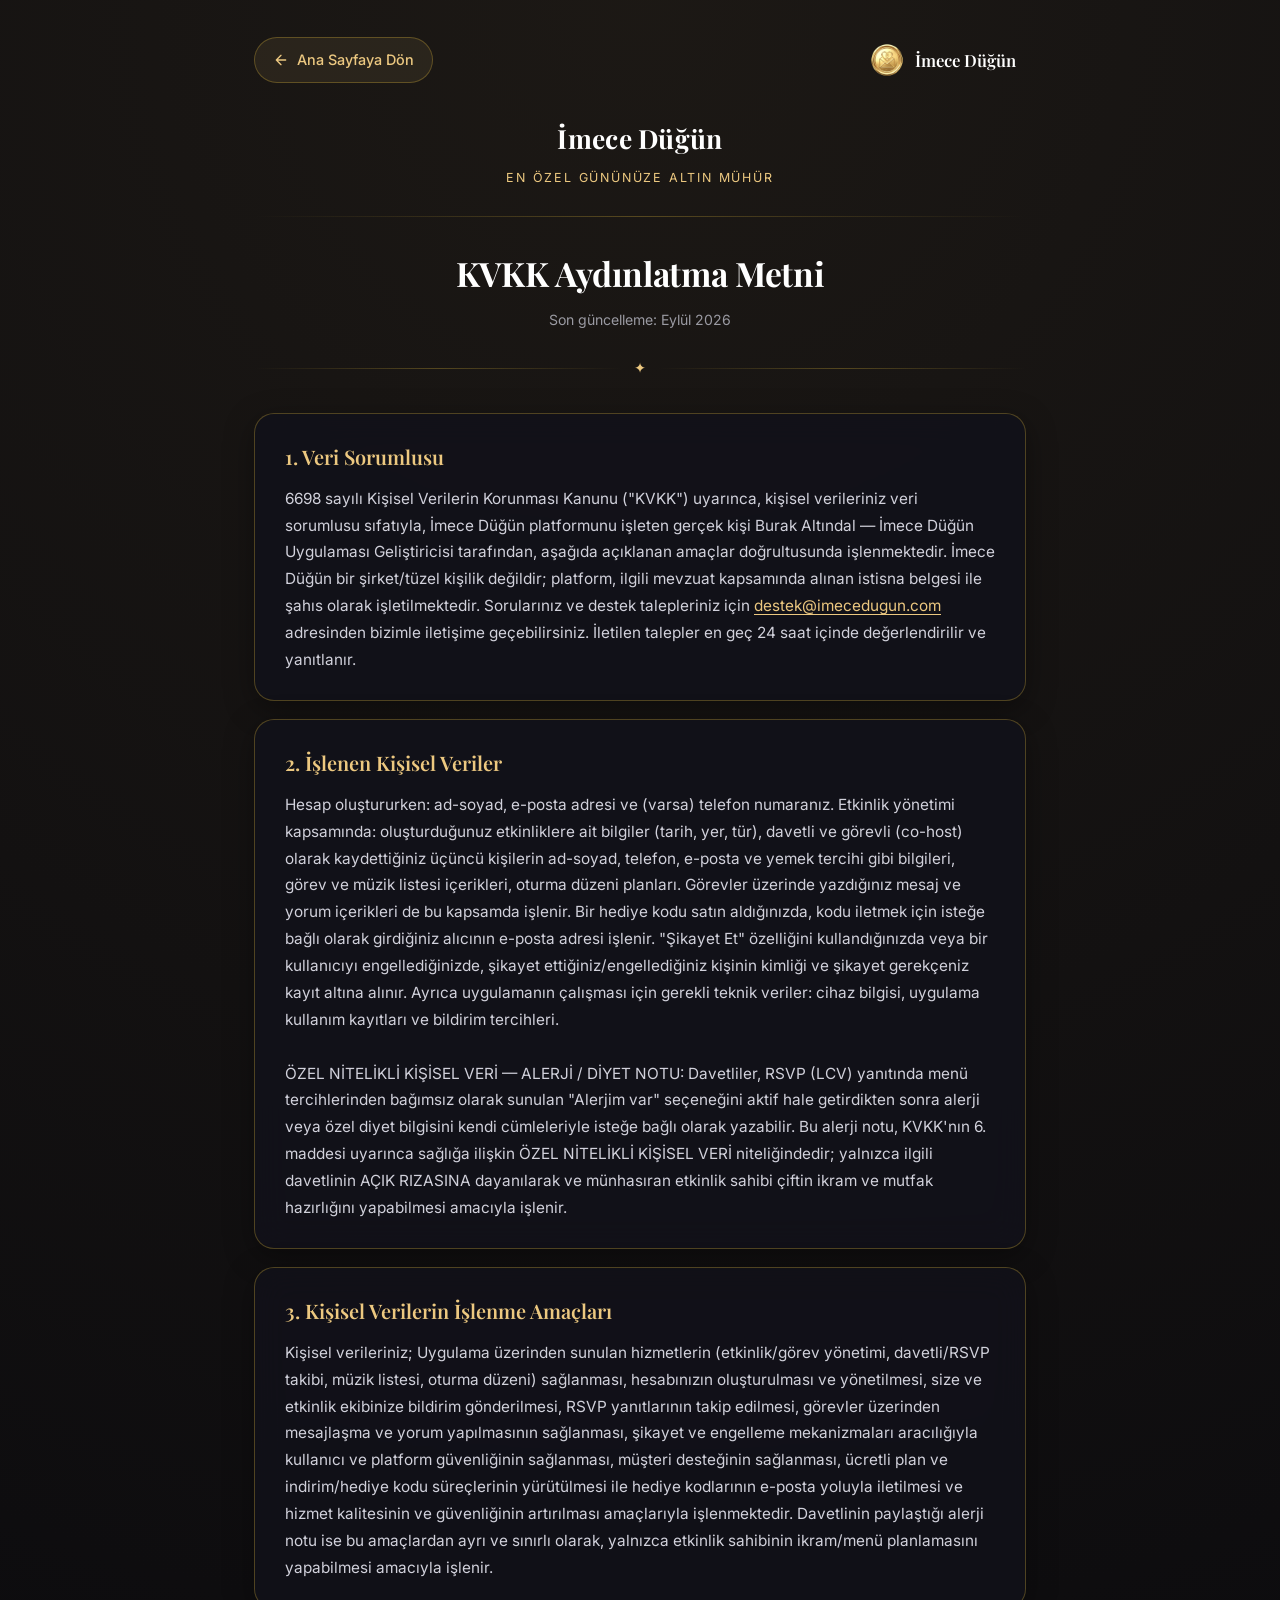
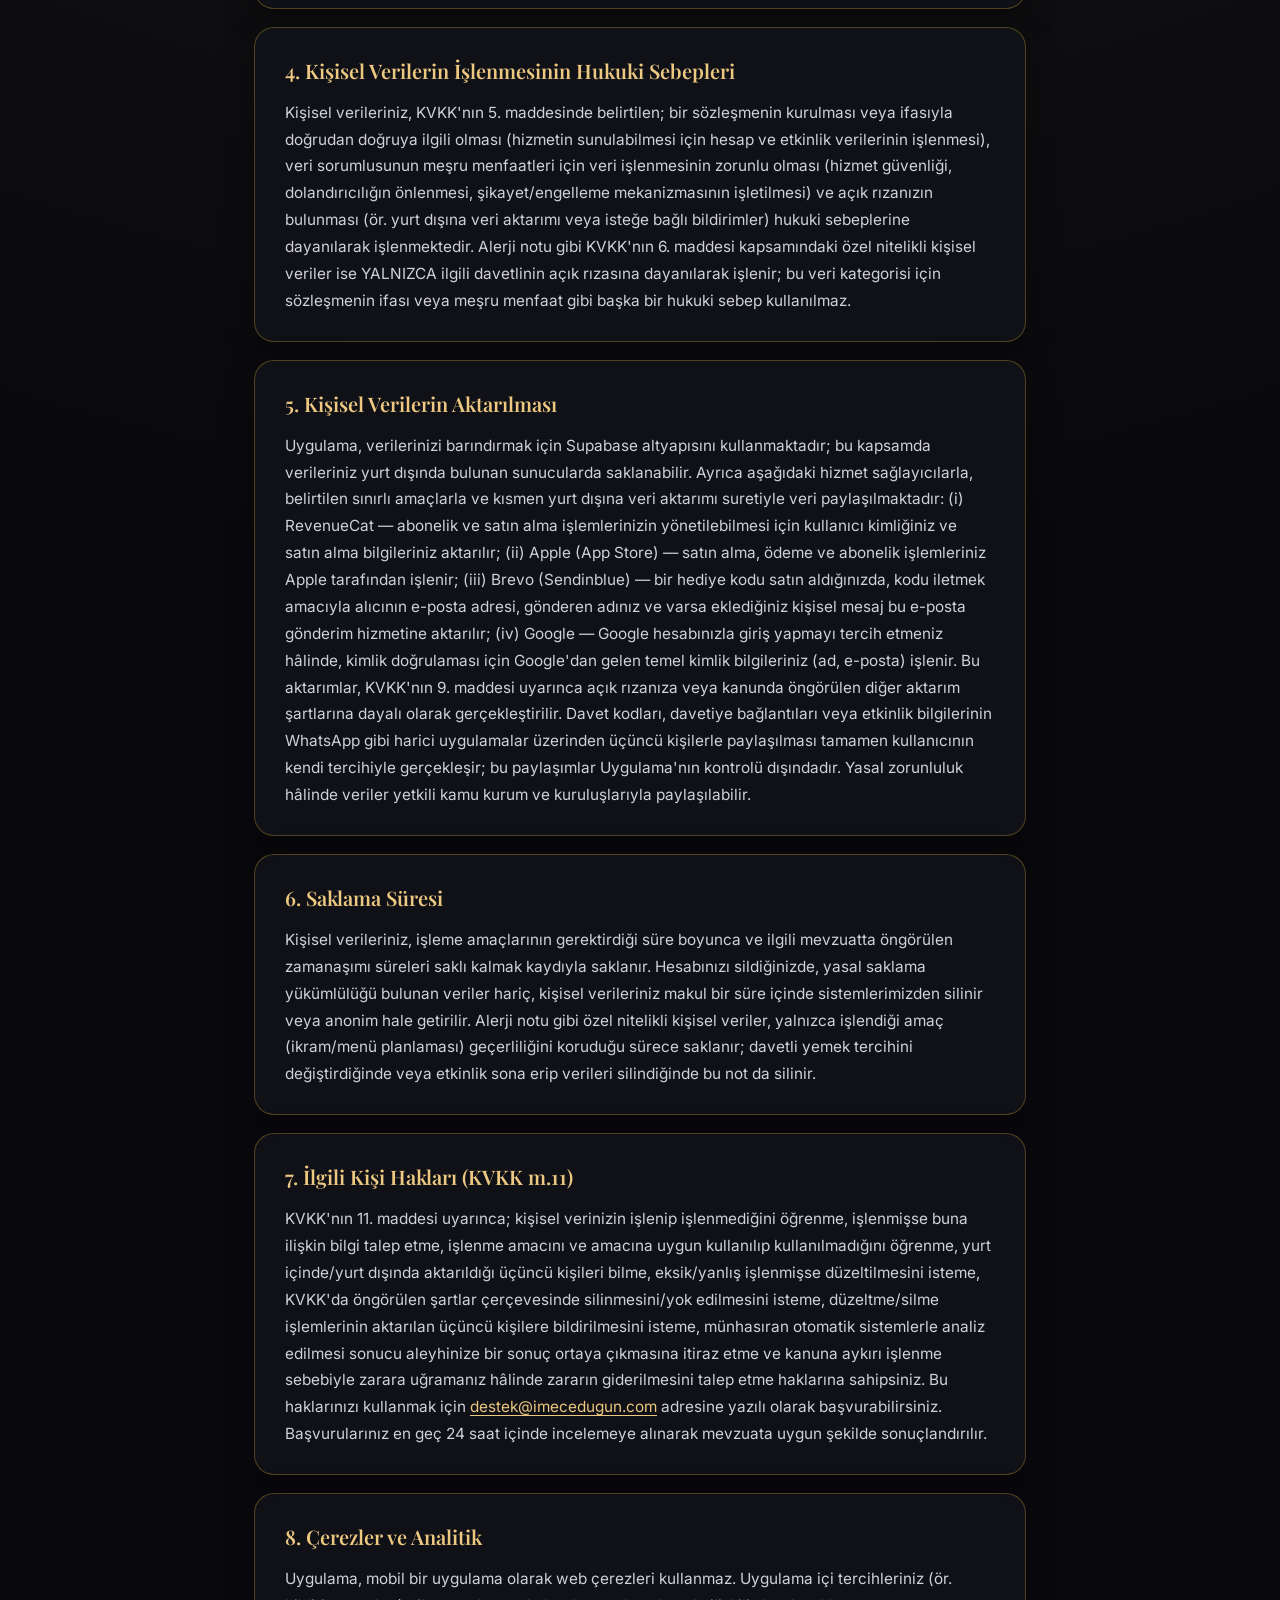
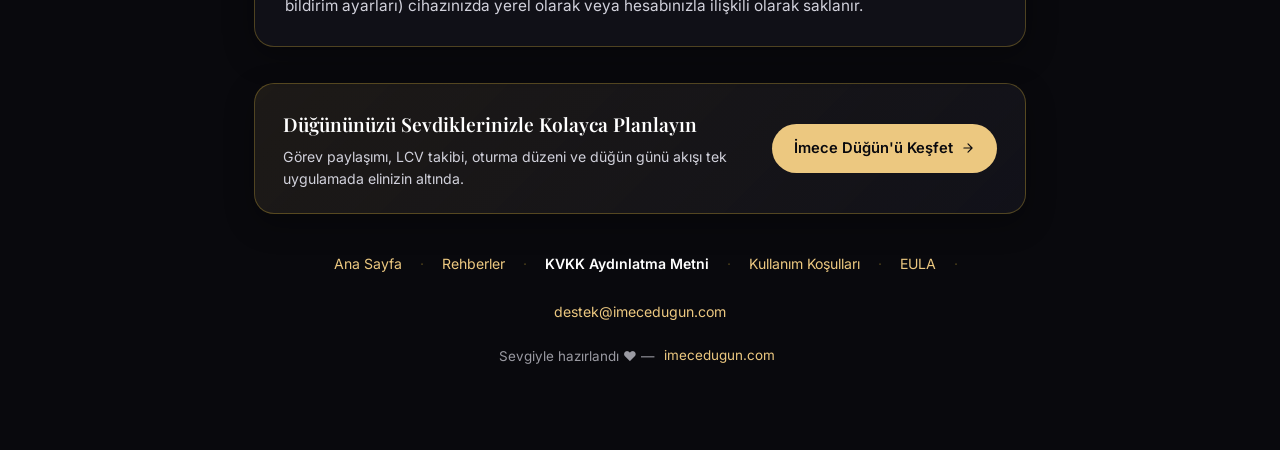
<file: gizlilik.html>
<!DOCTYPE html>
<html lang="tr">
<head>
    <meta charset="utf-8" />
    <meta name="viewport" content="width=device-width, initial-scale=1" />
    <!-- Google tag (gtag.js) -->
    <script async src="https://www.googletagmanager.com/gtag/js?id=G-TB2CR1GVQ4"></script>
    <script>
      window.dataLayer = window.dataLayer || [];
      function gtag(){dataLayer.push(arguments);}
      gtag('consent', 'default', {
        'ad_storage': 'granted',
        'ad_user_data': 'granted',
        'ad_personalization': 'granted',
        'analytics_storage': 'granted'
      });
      gtag('js', new Date());

      gtag('config', 'G-TB2CR1GVQ4');
    </script>

    <!-- Meta Pixel Code -->
    <script>
    !function(f,b,e,v,n,t,s)
    {if(f.fbq)return;n=f.fbq=function(){n.callMethod?
    n.callMethod.apply(n,arguments):n.queue.push(arguments)};
    if(!f._fbq)f._fbq=n;n.push=n;n.loaded=!0;n.version='2.0';
    n.queue=[];t=b.createElement(e);t.async=!0;
    t.src=v;s=b.getElementsByTagName(e)[0];
    s.parentNode.insertBefore(t,s)}(window, document,'script',
    'https://connect.facebook.net/en_US/fbevents.js');
    fbq('init', '2142810199699702');
    fbq('track', 'PageView');
    </script>
    <noscript><img height="1" width="1" style="display:none"
    src="https://www.facebook.com/tr?id=2142810199699702&ev=PageView&noscript=1"
    /></noscript>
    <!-- End Meta Pixel Code -->

    <!-- Microsoft Clarity -->
    <script type="text/javascript">
        (function(c,l,a,r,i,t,y){
            c[a]=c[a]||function(){(c[a].q=c[a].q||[]).push(arguments)};
            t=l.createElement(r);t.async=1;t.src="https://www.clarity.ms/tag/"+i;
            y=l.getElementsByTagName(r)[0];y.parentNode.insertBefore(t,y);
        })(window, document, "clarity", "script", "z3a1goed2l");
    </script>


<meta name="theme-color" content="#09090D" />
<title>KVKK Aydınlatma Metni — İmece Düğün</title>
<meta name="description" content="İmece Düğün'ün KVKK aydınlatma metni: işlenen kişisel veriler, işlenme amaçları, hukuki sebepler, veri aktarımı ve ilgili kişi haklarınız hakkında bilgi." />
<link rel="canonical" href="https://imecedugun.com/gizlilik.html" />
<link rel="manifest" href="/site.webmanifest" />
<meta property="og:type" content="website" />
<meta property="og:locale" content="tr_TR" />
<meta property="og:title" content="KVKK Aydınlatma Metni — İmece Düğün" />
<meta property="og:description" content="İmece Düğün'ün KVKK aydınlatma metni: işlenen kişisel veriler, işlenme amaçları, hukuki sebepler, veri aktarımı ve ilgili kişi haklarınız hakkında bilgi." />
<meta property="og:url" content="https://imecedugun.com/gizlilik.html" />
<meta property="og:image" content="https://imecedugun.com/assets/img/og-share-1200x630.png" />
<meta property="og:image:width" content="1200" />
<meta property="og:image:height" content="630" />
<meta property="og:site_name" content="İmece Düğün" />
<meta name="twitter:card" content="summary_large_image" />
<meta name="twitter:title" content="KVKK Aydınlatma Metni — İmece Düğün" />
<meta name="twitter:description" content="İmece Düğün'ün KVKK aydınlatma metni: işlenen kişisel veriler, işlenme amaçları, hukuki sebepler, veri aktarımı ve ilgili kişi haklarınız hakkında bilgi." />
<meta name="twitter:image" content="https://imecedugun.com/assets/img/og-share-1200x630.png" />
        <!-- Favicon & Tab Icons (100% Guaranteed Transparent, Zero White Background) -->
    <link rel="icon" type="image/svg+xml" href="/favicon.svg?v=20260911_v7">
    <link rel="icon" type="image/svg+xml" href="/seal-favicon.svg?v=20260911_v7">
    <link rel="icon" type="image/png" sizes="32x32" href="[data-uri]">
    <link rel="icon" type="image/png" sizes="16x16" href="[data-uri]">
    <link rel="icon" type="image/png" sizes="32x32" href="/seal-favicon-32.png?v=20260911_v7">
    <link rel="icon" type="image/png" sizes="16x16" href="/seal-favicon-16.png?v=20260911_v7">
    <link rel="icon" type="image/png" sizes="48x48" href="/seal-favicon-48.png?v=20260911_v7">
    <link rel="icon" type="image/png" sizes="96x96" href="/seal-favicon-96.png?v=20260911_v7">
    <link rel="icon" type="image/png" sizes="192x192" href="/favicon-192x192.png?v=20260911_v7">
    <link rel="shortcut icon" href="/favicon.ico?v=20260911_v7" type="image/x-icon">
    <link rel="apple-touch-icon" sizes="180x180" href="/apple-touch-icon.png?v=20260911_v7">
    <link rel="mask-icon" href="/safari-pinned-tab.svg?v=20260911_v7" color="#C59B27">
    <script>
      (function(){
        try {
          var u = "[data-uri]";
          var l = document.querySelector("link[rel*='icon']:not([type='image/svg+xml'])");
          if (!l) {
            l = document.createElement("link");
            l.rel = "icon";
            document.head.appendChild(l);
          }
          l.type = "image/png";
          l.sizes = "32x32";
          l.href = u;
        } catch(e){}
      })();
    </script>
<link href="https://fonts.googleapis.com/css2?family=Inter:wght@400;500;600&family=Playfair+Display:wght@600;700&display=swap" rel="stylesheet" />
<style>
  :root {
    --bg-dark: #09090D;
    --surface: rgba(18, 18, 26, 0.88);
    --text-main: #FFFFFF;
    --text-muted: #D1D1DB;
    --text-light: #9A9AA2;
    --gold: #ECC880;
    --gold-accent: #C5A059;
    --gold-border: rgba(212, 175, 55, 0.32);
    --gold-subtle: rgba(236, 200, 128, 0.08);
    --radius-lg: 20px;
    --font-body: 'Inter', system-ui, -apple-system, sans-serif;
    --font-heading: 'Playfair Display', serif;
  }
  * { box-sizing: border-box; }
  body {
    margin: 0;
    background-color: var(--bg-dark);
    background-image: radial-gradient(circle at 50% 0%, rgba(197, 160, 89, 0.1) 0%, transparent 60%);
    color: var(--text-main);
    font-family: var(--font-body);
    line-height: 1.7;
    -webkit-font-smoothing: antialiased;
  }
  .skip-link {
    position: absolute;
    top: -100px;
    left: 16px;
    background: var(--gold);
    color: #09090D;
    padding: 10px 18px;
    border-radius: 8px;
    font-weight: 600;
    text-decoration: none;
    z-index: 9999;
    transition: top 0.2s ease;
  }
  .skip-link:focus {
    top: 16px;
  }
  .wrap {
    max-width: 820px;
    margin: 0 auto;
    padding: 36px 24px 72px;
  }
  .top-nav {
    display: flex;
    align-items: center;
    justify-content: space-between;
    margin-bottom: 32px;
  }
  .back-link {
    display: inline-flex;
    align-items: center;
    gap: 8px;
    color: var(--gold);
    text-decoration: none;
    font-size: 0.9rem;
    font-weight: 500;
    padding: 10px 18px;
    min-height: 44px;
    border-radius: 999px;
    background: var(--gold-subtle);
    border: 1px solid var(--gold-border);
    transition: all 0.2s ease;
  }
  .back-link:hover {
    background: rgba(236, 200, 128, 0.16);
    color: #FFFFFF;
    border-color: var(--gold);
    transform: translateX(-2px);
  }
  .top-brand {
    display: inline-flex;
    align-items: center;
    gap: 10px;
    text-decoration: none;
    color: #FFFFFF;
    font-family: var(--font-heading);
    font-size: 1.05rem;
    font-weight: 600;
    min-height: 44px;
    padding: 6px 10px;
    border-radius: 8px;
    transition: opacity 0.2s ease;
  }
  .top-brand:hover {
    opacity: 0.85;
  }
  .top-brand img {
    width: 36px;
    height: 36px;
    object-fit: contain;
  }
  header {
    text-align: center;
    margin-bottom: 12px;
  }
  .header-logo-link {
    display: inline-block;
    text-decoration: none;
    color: inherit;
    transition: transform 0.2s ease, opacity 0.2s ease;
  }
  .header-logo-link:hover {
    transform: scale(1.02);
    opacity: 0.95;
  }
  .brand {
    font-family: var(--font-heading);
    font-size: 1.65rem;
    font-weight: 700;
    letter-spacing: 0.3px;
    color: #FFFFFF;
  }
  .slogan {
    font-size: 0.78rem;
    letter-spacing: 1.8px;
    color: var(--gold);
    margin-top: 6px;
    text-transform: uppercase;
  }
  .rule {
    height: 1px;
    background: linear-gradient(90deg, transparent, var(--gold-border), transparent);
    margin: 28px 0;
  }
  h1 {
    font-family: var(--font-heading);
    font-size: 2.1rem;
    font-weight: 700;
    margin: 0 0 6px;
    text-align: center;
    color: #FFFFFF;
    letter-spacing: -0.01em;
  }
  .updated {
    text-align: center;
    font-size: 0.88rem;
    color: var(--text-light);
    margin-bottom: 8px;
  }
  .ornament {
    display: flex;
    align-items: center;
    gap: 12px;
    margin: 24px 0 32px;
  }
  .ornament::before, .ornament::after {
    content: "";
    flex: 1;
    height: 1px;
    background: linear-gradient(90deg, transparent, var(--gold-border), transparent);
  }
  .ornament span {
    color: var(--gold);
    font-size: 0.9rem;
  }
  section {
    background: var(--surface);
    backdrop-filter: blur(16px);
    -webkit-backdrop-filter: blur(16px);
    border: 1px solid var(--gold-border);
    border-radius: var(--radius-lg);
    padding: 26px 30px;
    margin-bottom: 18px;
    box-shadow: 0 8px 30px rgba(0,0,0,0.35);
    transition: border-color 0.2s ease, box-shadow 0.2s ease;
  }
  section:hover {
    border-color: rgba(212, 175, 55, 0.45);
    box-shadow: 0 12px 36px rgba(0,0,0,0.45);
  }
  h2 {
    font-family: var(--font-heading);
    font-size: 1.25rem;
    font-weight: 600;
    margin: 0 0 12px;
    color: var(--gold);
  }
  p {
    margin: 0;
    color: var(--text-muted);
    font-size: 0.96rem;
    white-space: pre-line;
    line-height: 1.75;
  }
  section a {
    color: var(--gold);
    text-decoration: underline;
    text-underline-offset: 3px;
    transition: color 0.2s ease;
  }
  section a:hover {
    color: #FFFFFF;
  }
  .legal-cta-card {
    background: linear-gradient(135deg, rgba(236, 200, 128, 0.09) 0%, rgba(18, 18, 26, 0.96) 100%);
    border: 1px solid var(--gold-border);
    border-radius: var(--radius-lg);
    padding: 24px 28px;
    margin: 36px 0 24px;
    display: flex;
    align-items: center;
    justify-content: space-between;
    gap: 20px;
    box-shadow: 0 10px 30px rgba(0,0,0,0.3);
  }
  .legal-cta-title {
    font-family: var(--font-heading);
    font-size: 1.2rem;
    font-weight: 600;
    color: #FFFFFF;
    margin-bottom: 6px;
  }
  .legal-cta-desc {
    color: var(--text-muted);
    font-size: 0.88rem;
    line-height: 1.5;
    margin: 0;
  }
  .legal-cta-btn {
    display: inline-flex;
    align-items: center;
    gap: 8px;
    background: var(--gold);
    color: #09090D;
    font-size: 0.92rem;
    font-weight: 600;
    padding: 12px 22px;
    min-height: 44px;
    border-radius: 999px;
    text-decoration: none;
    white-space: nowrap;
    transition: all 0.2s ease;
    flex-shrink: 0;
  }
  .legal-cta-btn:hover {
    background: #ECC880;
    transform: translateY(-2px);
    box-shadow: 0 6px 20px rgba(236, 200, 128, 0.3);
  }
  nav.nav {
    display: flex;
    flex-wrap: wrap;
    align-items: center;
    justify-content: center;
    gap: 4px 6px;
    margin-top: 24px;
    font-size: 0.88rem;
  }
  nav.nav a {
    color: var(--gold);
    text-decoration: none;
    display: inline-flex;
    align-items: center;
    padding: 8px 12px;
    min-height: 44px;
    border-radius: 8px;
    transition: all 0.2s ease;
  }
  nav.nav a:hover {
    color: #FFFFFF;
    background: rgba(236, 200, 128, 0.08);
  }
  nav.nav a[aria-current="page"] {
    color: #FFFFFF;
    font-weight: 600;
  }
  .nav-dot {
    color: var(--gold-border);
    user-select: none;
  }
  footer {
    text-align: center;
    margin-top: 28px;
    font-size: 0.84rem;
    color: var(--text-light);
  }
  footer a {
    color: var(--gold);
    text-decoration: none;
    padding: 4px 6px;
    min-height: 44px;
    display: inline-flex;
    align-items: center;
  }
  footer a:hover {
    text-decoration: underline;
  }
  @media (max-width: 680px) {
    .wrap { padding: 24px 16px 56px; }
    section { padding: 20px 22px; }
    h1 { font-size: 1.7rem; }
    .top-nav { margin-bottom: 24px; }
    .legal-cta-card { flex-direction: column; align-items: flex-start; padding: 20px; }
    .legal-cta-btn { width: 100%; justify-content: center; }
  }
</style>
</head>
<body>
<a class="skip-link" href="#anaicerik">İçeriğe geç</a>
<div class="wrap">
  <div class="top-nav">
    <a href="/" class="back-link" title="İmece Düğün Ana Sayfasına Dön">
      <svg width="16" height="16" viewBox="0 0 24 24" fill="none" stroke="currentColor" stroke-width="2" stroke-linecap="round" stroke-linejoin="round" aria-hidden="true"><path d="M19 12H5M12 19l-7-7 7-7"/></svg>
      <span>Ana Sayfaya Dön</span>
    </a>
    <a href="/" class="top-brand" title="İmece Düğün">
      <img src="/assets/img/logo_wax_seal_96.png" alt="İmece Düğün Logo" width="48" height="48" />
      <span>İmece Düğün</span>
    </a>
  </div>

  <main id="anaicerik">
  <article>
  <header class="doc-header">
    <a href="/" class="header-logo-link" title="İmece Düğün Ana Sayfaya Git">
      <div class="brand">İmece Düğün</div>
    </a>
    <div class="slogan">En Özel Gününüze Altın Mühür</div>
  </header>

  <div class="rule"></div>

  <h1>KVKK Aydınlatma Metni</h1>
  <div class="updated">Son güncelleme: Eylül 2026</div>
  <div class="ornament"><span>&#10022;</span></div>

  <section>
    <h2>1. Veri Sorumlusu</h2>
    <p>6698 sayılı Kişisel Verilerin Korunması Kanunu (&quot;KVKK&quot;) uyarınca, kişisel verileriniz veri sorumlusu sıfatıyla, İmece Düğün platformunu işleten gerçek kişi Burak Altındal — İmece Düğün Uygulaması Geliştiricisi tarafından, aşağıda açıklanan amaçlar doğrultusunda işlenmektedir. İmece Düğün bir şirket/tüzel kişilik değildir; platform, ilgili mevzuat kapsamında alınan istisna belgesi ile şahıs olarak işletilmektedir. Sorularınız ve destek talepleriniz için <a href="mailto:destek@imecedugun.com">destek@imecedugun.com</a> adresinden bizimle iletişime geçebilirsiniz. İletilen talepler en geç 24 saat içinde değerlendirilir ve yanıtlanır.</p>
  </section>

  <section>
    <h2>2. İşlenen Kişisel Veriler</h2>
    <p>Hesap oluştururken: ad-soyad, e-posta adresi ve (varsa) telefon numaranız. Etkinlik yönetimi kapsamında: oluşturduğunuz etkinliklere ait bilgiler (tarih, yer, tür), davetli ve görevli (co-host) olarak kaydettiğiniz üçüncü kişilerin ad-soyad, telefon, e-posta ve yemek tercihi gibi bilgileri, görev ve müzik listesi içerikleri, oturma düzeni planları. Görevler üzerinde yazdığınız mesaj ve yorum içerikleri de bu kapsamda işlenir. Bir hediye kodu satın aldığınızda, kodu iletmek için isteğe bağlı olarak girdiğiniz alıcının e-posta adresi işlenir. &quot;Şikayet Et&quot; özelliğini kullandığınızda veya bir kullanıcıyı engellediğinizde, şikayet ettiğiniz/engellediğiniz kişinin kimliği ve şikayet gerekçeniz kayıt altına alınır. Ayrıca uygulamanın çalışması için gerekli teknik veriler: cihaz bilgisi, uygulama kullanım kayıtları ve bildirim tercihleri.

ÖZEL NİTELİKLİ KİŞİSEL VERİ — ALERJİ / DİYET NOTU: Davetliler, RSVP (LCV) yanıtında menü tercihlerinden bağımsız olarak sunulan &quot;Alerjim var&quot; seçeneğini aktif hale getirdikten sonra alerji veya özel diyet bilgisini kendi cümleleriyle isteğe bağlı olarak yazabilir. Bu alerji notu, KVKK&#x27;nın 6. maddesi uyarınca sağlığa ilişkin ÖZEL NİTELİKLİ KİŞİSEL VERİ niteliğindedir; yalnızca ilgili davetlinin AÇIK RIZASINA dayanılarak ve münhasıran etkinlik sahibi çiftin ikram ve mutfak hazırlığını yapabilmesi amacıyla işlenir.</p>
  </section>

  <section>
    <h2>3. Kişisel Verilerin İşlenme Amaçları</h2>
    <p>Kişisel verileriniz; Uygulama üzerinden sunulan hizmetlerin (etkinlik/görev yönetimi, davetli/RSVP takibi, müzik listesi, oturma düzeni) sağlanması, hesabınızın oluşturulması ve yönetilmesi, size ve etkinlik ekibinize bildirim gönderilmesi, RSVP yanıtlarının takip edilmesi, görevler üzerinden mesajlaşma ve yorum yapılmasının sağlanması, şikayet ve engelleme mekanizmaları aracılığıyla kullanıcı ve platform güvenliğinin sağlanması, müşteri desteğinin sağlanması, ücretli plan ve indirim/hediye kodu süreçlerinin yürütülmesi ile hediye kodlarının e-posta yoluyla iletilmesi ve hizmet kalitesinin ve güvenliğinin artırılması amaçlarıyla işlenmektedir. Davetlinin paylaştığı alerji notu ise bu amaçlardan ayrı ve sınırlı olarak, yalnızca etkinlik sahibinin ikram/menü planlamasını yapabilmesi amacıyla işlenir.</p>
  </section>

  <section>
    <h2>4. Kişisel Verilerin İşlenmesinin Hukuki Sebepleri</h2>
    <p>Kişisel verileriniz, KVKK&#x27;nın 5. maddesinde belirtilen; bir sözleşmenin kurulması veya ifasıyla doğrudan doğruya ilgili olması (hizmetin sunulabilmesi için hesap ve etkinlik verilerinin işlenmesi), veri sorumlusunun meşru menfaatleri için veri işlenmesinin zorunlu olması (hizmet güvenliği, dolandırıcılığın önlenmesi, şikayet/engelleme mekanizmasının işletilmesi) ve açık rızanızın bulunması (ör. yurt dışına veri aktarımı veya isteğe bağlı bildirimler) hukuki sebeplerine dayanılarak işlenmektedir. Alerji notu gibi KVKK&#x27;nın 6. maddesi kapsamındaki özel nitelikli kişisel veriler ise YALNIZCA ilgili davetlinin açık rızasına dayanılarak işlenir; bu veri kategorisi için sözleşmenin ifası veya meşru menfaat gibi başka bir hukuki sebep kullanılmaz.</p>
  </section>

  <section>
    <h2>5. Kişisel Verilerin Aktarılması</h2>
    <p>Uygulama, verilerinizi barındırmak için Supabase altyapısını kullanmaktadır; bu kapsamda verileriniz yurt dışında bulunan sunucularda saklanabilir. Ayrıca aşağıdaki hizmet sağlayıcılarla, belirtilen sınırlı amaçlarla ve kısmen yurt dışına veri aktarımı suretiyle veri paylaşılmaktadır: (i) RevenueCat — abonelik ve satın alma işlemlerinizin yönetilebilmesi için kullanıcı kimliğiniz ve satın alma bilgileriniz aktarılır; (ii) Apple (App Store) — satın alma, ödeme ve abonelik işlemleriniz Apple tarafından işlenir; (iii) Brevo (Sendinblue) — bir hediye kodu satın aldığınızda, kodu iletmek amacıyla alıcının e-posta adresi, gönderen adınız ve varsa eklediğiniz kişisel mesaj bu e-posta gönderim hizmetine aktarılır; (iv) Google — Google hesabınızla giriş yapmayı tercih etmeniz hâlinde, kimlik doğrulaması için Google&#x27;dan gelen temel kimlik bilgileriniz (ad, e-posta) işlenir. Bu aktarımlar, KVKK&#x27;nın 9. maddesi uyarınca açık rızanıza veya kanunda öngörülen diğer aktarım şartlarına dayalı olarak gerçekleştirilir. Davet kodları, davetiye bağlantıları veya etkinlik bilgilerinin WhatsApp gibi harici uygulamalar üzerinden üçüncü kişilerle paylaşılması tamamen kullanıcının kendi tercihiyle gerçekleşir; bu paylaşımlar Uygulama&#x27;nın kontrolü dışındadır. Yasal zorunluluk hâlinde veriler yetkili kamu kurum ve kuruluşlarıyla paylaşılabilir.</p>
  </section>

  <section>
    <h2>6. Saklama Süresi</h2>
    <p>Kişisel verileriniz, işleme amaçlarının gerektirdiği süre boyunca ve ilgili mevzuatta öngörülen zamanaşımı süreleri saklı kalmak kaydıyla saklanır. Hesabınızı sildiğinizde, yasal saklama yükümlülüğü bulunan veriler hariç, kişisel verileriniz makul bir süre içinde sistemlerimizden silinir veya anonim hale getirilir. Alerji notu gibi özel nitelikli kişisel veriler, yalnızca işlendiği amaç (ikram/menü planlaması) geçerliliğini koruduğu sürece saklanır; davetli yemek tercihini değiştirdiğinde veya etkinlik sona erip verileri silindiğinde bu not da silinir.</p>
  </section>

  <section>
    <h2>7. İlgili Kişi Hakları (KVKK m.11)</h2>
    <p>KVKK&#x27;nın 11. maddesi uyarınca; kişisel verinizin işlenip işlenmediğini öğrenme, işlenmişse buna ilişkin bilgi talep etme, işlenme amacını ve amacına uygun kullanılıp kullanılmadığını öğrenme, yurt içinde/yurt dışında aktarıldığı üçüncü kişileri bilme, eksik/yanlış işlenmişse düzeltilmesini isteme, KVKK&#x27;da öngörülen şartlar çerçevesinde silinmesini/yok edilmesini isteme, düzeltme/silme işlemlerinin aktarılan üçüncü kişilere bildirilmesini isteme, münhasıran otomatik sistemlerle analiz edilmesi sonucu aleyhinize bir sonuç ortaya çıkmasına itiraz etme ve kanuna aykırı işlenme sebebiyle zarara uğramanız hâlinde zararın giderilmesini talep etme haklarına sahipsiniz. Bu haklarınızı kullanmak için <a href="mailto:destek@imecedugun.com">destek@imecedugun.com</a> adresine yazılı olarak başvurabilirsiniz. Başvurularınız en geç 24 saat içinde incelemeye alınarak mevzuata uygun şekilde sonuçlandırılır.</p>
  </section>

  <section>
    <h2>8. Çerezler ve Analitik</h2>
    <p>Uygulama, mobil bir uygulama olarak web çerezleri kullanmaz. Uygulama içi tercihleriniz (ör. bildirim ayarları) cihazınızda yerel olarak veya hesabınızla ilişkili olarak saklanır.</p>
  </section>

  <div class="legal-cta-card">
    <div class="legal-cta-content">
      <div class="legal-cta-title">Düğününüzü Sevdiklerinizle Kolayca Planlayın</div>
      <p class="legal-cta-desc">Görev paylaşımı, LCV takibi, oturma düzeni ve düğün günü akışı tek uygulamada elinizin altında.</p>
    </div>
    <a href="/" class="legal-cta-btn">
      <span>İmece Düğün'ü Keşfet</span>
      <svg width="14" height="14" viewBox="0 0 24 24" fill="none" stroke="currentColor" stroke-width="2" stroke-linecap="round" stroke-linejoin="round" aria-hidden="true"><path d="M5 12h14M12 5l7 7-7 7"/></svg>
    </a>
  </div>
  </article>
  </main>

  <footer>
    <nav class="nav" aria-label="Hukuki ve Bilgilendirici Sayfalar">
      <a href="/">Ana Sayfa</a>
      <span class="nav-dot" aria-hidden="true">·</span>
      <a href="/rehber/">Rehberler</a>
      <span class="nav-dot" aria-hidden="true">·</span>
      <a href="/gizlilik.html" aria-current="page">KVKK Aydınlatma Metni</a>
      <span class="nav-dot" aria-hidden="true">·</span>
      <a href="/kosullar.html">Kullanım Koşulları</a>
      <span class="nav-dot" aria-hidden="true">·</span>
      <a href="/eula.html">EULA</a>
      <span class="nav-dot" aria-hidden="true">·</span>
      <a href="mailto:destek@imecedugun.com">destek@imecedugun.com</a>
    </nav>
    <div>Sevgiyle hazırlandı &#9829; — <a href="/">imecedugun.com</a></div>
  </footer>
</div>
</body>
</html>
</file>
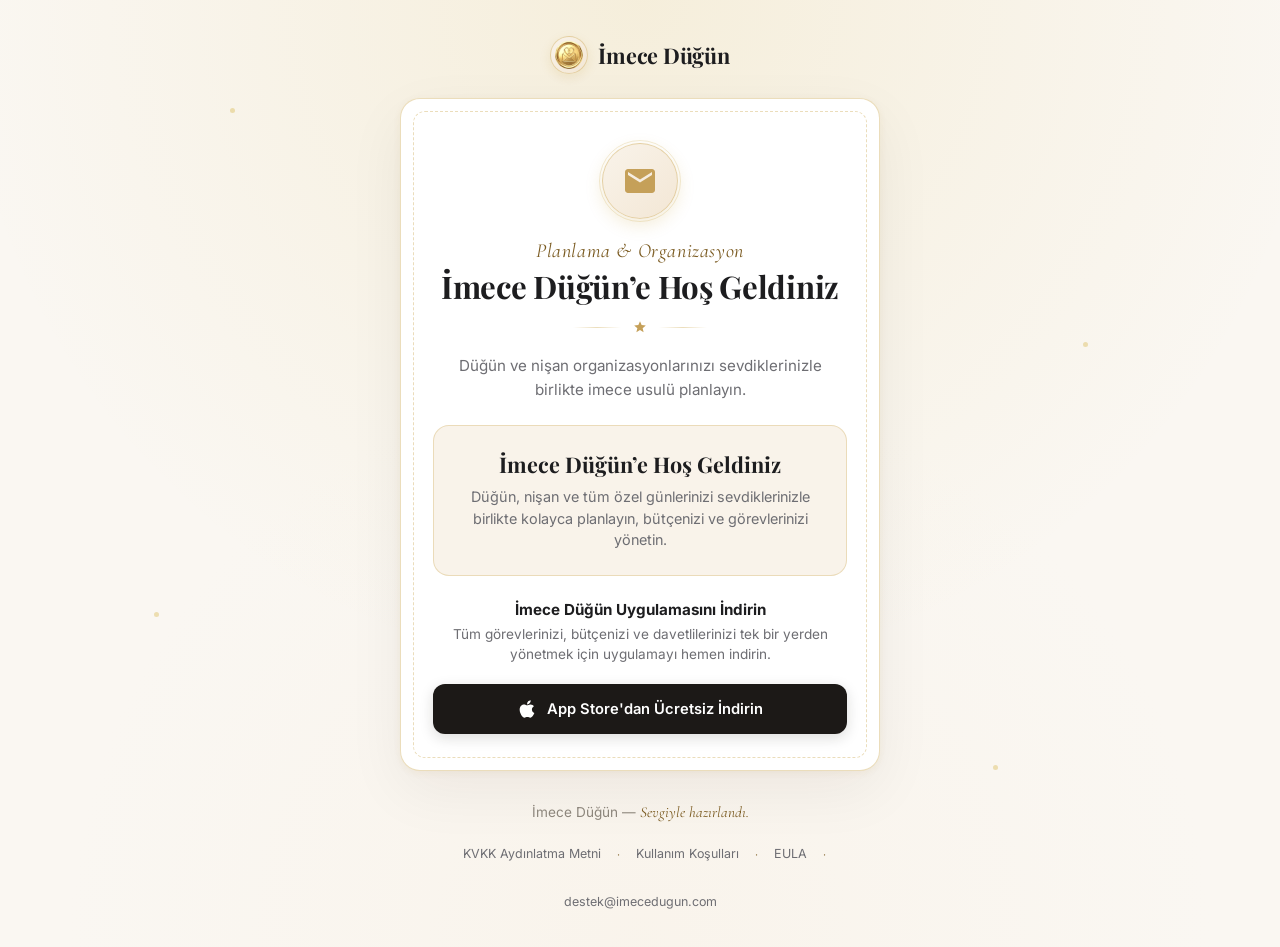
<file: hediye.html>
<!DOCTYPE html>
<html lang="tr">
<head>
    <meta charset="UTF-8">
    <meta name="viewport" content="width=device-width, initial-scale=1.0">
    <!-- Google tag (gtag.js) -->
    <script async src="https://www.googletagmanager.com/gtag/js?id=G-TB2CR1GVQ4"></script>
    <script>
      window.dataLayer = window.dataLayer || [];
      function gtag(){dataLayer.push(arguments);}
      gtag('consent', 'default', {
        'ad_storage': 'granted',
        'ad_user_data': 'granted',
        'ad_personalization': 'granted',
        'analytics_storage': 'granted'
      });
      gtag('js', new Date());

      gtag('config', 'G-TB2CR1GVQ4');
    </script>

    <!-- Meta Pixel Code -->
    <script>
    !function(f,b,e,v,n,t,s)
    {if(f.fbq)return;n=f.fbq=function(){n.callMethod?
    n.callMethod.apply(n,arguments):n.queue.push(arguments)};
    if(!f._fbq)f._fbq=n;n.push=n;n.loaded=!0;n.version='2.0';
    n.queue=[];t=b.createElement(e);t.async=!0;
    t.src=v;s=b.getElementsByTagName(e)[0];
    s.parentNode.insertBefore(t,s)}(window, document,'script',
    'https://connect.facebook.net/en_US/fbevents.js');
    fbq('init', '2142810199699702');
    fbq('track', 'PageView');
    </script>
    <noscript><img height="1" width="1" style="display:none"
    src="https://www.facebook.com/tr?id=2142810199699702&ev=PageView&noscript=1"
    /></noscript>
    <!-- End Meta Pixel Code -->

    <!-- Microsoft Clarity -->
    <script type="text/javascript">
        (function(c,l,a,r,i,t,y){
            c[a]=c[a]||function(){(c[a].q=c[a].q||[]).push(arguments)};
            t=l.createElement(r);t.async=1;t.src="https://www.clarity.ms/tag/"+i;
            y=l.getElementsByTagName(r)[0];y.parentNode.insertBefore(t,y);
        })(window, document, "clarity", "script", "z3a1goed2l");
    </script>


            <meta name="theme-color" content="#FAF7F2">
    <!-- SEO & WhatsApp / Social Sharing Meta Tags -->
    <meta name="description" content="Size özel gönderilen hediye mesajını ve sürprizi görüntülemek için hemen tıklayın. 🎁💌">
    <meta name="robots" content="noindex, nofollow">
    <link rel="canonical" href="https://imecedugun.com/hediye.html">
    <link rel="manifest" href="/site.webmanifest">
    <meta property="og:title" content="🎁 Size Özel Bir Sürpriz Var! — İmece Düğün">
    <meta property="og:description" content="Size gönderilen hediye mesajını ve sürprizi görüntülemek için hemen tıklayın. 💌">
    <meta property="og:type" content="website">
    <meta property="og:locale" content="tr_TR">
    <meta property="og:url" content="https://imecedugun.com/hediye.html">
    <meta property="og:image" content="https://imecedugun.com/assets/img/og-share-1200x630.png">
    <meta property="og:image:width" content="1200">
    <meta property="og:image:height" content="630">
    <meta property="og:site_name" content="İmece Düğün">
    <meta name="twitter:card" content="summary_large_image">
    <meta name="twitter:title" content="🎁 Size Özel Bir Sürpriz Var! — İmece Düğün">
    <meta name="twitter:description" content="Size gönderilen hediye mesajını ve sürprizi görüntülemek için hemen tıklayın. 💌">
    <meta name="twitter:image" content="https://imecedugun.com/assets/img/og-share-1200x630.png">
    <title>🎁 Size Bir Hediye Geldi! — İmece Düğün</title>

    <!-- Google Fonts: Playfair Display, Cormorant Garamond, Dancing Script, Inter -->
    <link rel="preconnect" href="https://fonts.googleapis.com">
    <link rel="preconnect" href="https://fonts.gstatic.com" crossorigin>
    <link href="https://fonts.googleapis.com/css2?family=Cormorant+Garamond:ital,wght@0,500;0,600;0,700;1,500;1,600&family=Dancing+Script:wght@600;700&family=Inter:wght@400;500;600;700&family=Playfair+Display:ital,wght@0,600;0,700;1,600&display=swap" rel="stylesheet">
        <!-- Favicon & Tab Icons (100% Guaranteed Transparent, Zero White Background) -->
    <link rel="icon" type="image/svg+xml" href="/favicon.svg?v=20260911_v7">
    <link rel="icon" type="image/svg+xml" href="/seal-favicon.svg?v=20260911_v7">
    <link rel="icon" type="image/png" sizes="32x32" href="[data-uri]">
    <link rel="icon" type="image/png" sizes="16x16" href="[data-uri]">
    <link rel="icon" type="image/png" sizes="32x32" href="/seal-favicon-32.png?v=20260911_v7">
    <link rel="icon" type="image/png" sizes="16x16" href="/seal-favicon-16.png?v=20260911_v7">
    <link rel="icon" type="image/png" sizes="48x48" href="/seal-favicon-48.png?v=20260911_v7">
    <link rel="icon" type="image/png" sizes="96x96" href="/seal-favicon-96.png?v=20260911_v7">
    <link rel="icon" type="image/png" sizes="192x192" href="/favicon-192x192.png?v=20260911_v7">
    <link rel="shortcut icon" href="/favicon.ico?v=20260911_v7" type="image/x-icon">
    <link rel="apple-touch-icon" sizes="180x180" href="/apple-touch-icon.png?v=20260911_v7">
    <link rel="mask-icon" href="/safari-pinned-tab.svg?v=20260911_v7" color="#C59B27">
    <script>
      (function(){
        try {
          var u = "[data-uri]";
          var l = document.querySelector("link[rel*='icon']:not([type='image/svg+xml'])");
          if (!l) {
            l = document.createElement("link");
            l.rel = "icon";
            document.head.appendChild(l);
          }
          l.type = "image/png";
          l.sizes = "32x32";
          l.href = u;
        } catch(e){}
      })();
    </script>
<style>
        :root {
            --bg-champagne: #FAF7F2;
            --text-main: #1D1D1F;
            --text-muted: #6E6E73;
            --text-light: #8C857B;
            --gold: #C5A059;
            /* Metin olarak kullanilan altin: --gold beyaz zeminde 2.46:1,
               bu ton 6.34:1. Zemin/ikon kullanimlari --gold ile devam ediyor. */
            --gold-text: #7A5A20;
            --gold-accent: #D4AF37;
            --gold-light: #F9F3EA;
            --gold-border: rgba(184, 134, 11, 0.28);
            --gold-gradient: linear-gradient(135deg, #D4AF37 0%, #B8860B 100%);
            --gold-gradient-hover: linear-gradient(135deg, #E0BD47 0%, #C59313 100%);
            --radius-lg: 20px;
            --radius-md: 16px;
            --radius-sm: 12px;
            --font-body: 'Inter', sans-serif;
            --font-heading: 'Playfair Display', serif;
            --font-italic: 'Cormorant Garamond', serif;
            --font-handwriting: 'Dancing Script', cursive;
        }

        * {
            box-sizing: border-box;
            margin: 0;
            padding: 0;
        }

        body {
            background-color: var(--bg-champagne);
            background-image: 
                radial-gradient(circle at 50% 0%, rgba(212, 175, 55, 0.12) 0%, transparent 60%),
                radial-gradient(circle at 50% 100%, rgba(249, 243, 234, 0.8) 0%, transparent 50%);
            color: var(--text-main);
            font-family: var(--font-body);
            min-height: 100vh;
            display: flex;
            flex-direction: column;
            align-items: center;
            justify-content: space-between;
            padding: 36px 16px 24px 16px;
            overflow-x: hidden;
            position: relative;
        }

        /* Ambient Glow & Floating Gold Particles */
        .particles-bg {
            position: fixed;
            inset: 0;
            pointer-events: none;
            z-index: 0;
            overflow: hidden;
        }

        .particle {
            position: absolute;
            width: 5px;
            height: 5px;
            border-radius: 50%;
            background-color: var(--gold-accent);
            opacity: 0.35;
            animation: floatParticle 8s infinite ease-in-out;
        }

        @keyframes floatParticle {
            0%, 100% { transform: translateY(0) scale(1); opacity: 0.2; }
            50% { transform: translateY(-28px) scale(1.3); opacity: 0.6; }
        }

        /* Page Container */
        .page-wrapper {
            width: 100%;
            max-width: 480px;
            margin: 0 auto;
            display: flex;
            flex-direction: column;
            align-items: center;
            position: relative;
            z-index: 1;
        }

        /* Header Logo & Brand */
        .brand-header {
            display: inline-flex;
            align-items: center;
            gap: 10px;
            text-decoration: none;
            margin-bottom: 24px;
        }

        .brand-icon-box {
            width: 38px;
            height: 38px;
            border-radius: 50%;
            background: linear-gradient(135deg, var(--gold-light) 0%, #F3E7D5 100%);
            border: 1px solid var(--gold-border);
            display: flex;
            align-items: center;
            justify-content: center;
            box-shadow: 0 4px 12px rgba(184, 134, 11, 0.12);
        }

        .brand-icon-box svg {
            width: 20px;
            height: 20px;
            fill: var(--gold);
        }

        .brand-icon-box img {
            width: 32px;
            height: 32px;
            object-fit: contain;
        }

        .brand-name {
            font-family: var(--font-heading);
            font-size: 1.35rem;
            font-weight: 700;
            color: var(--text-main);
            letter-spacing: -0.01em;
        }

        /* Main Luxury Card */
        .gift-card {
            background-color: #FFFFFF;
            border-radius: var(--radius-lg);
            padding: 44px 32px 36px 32px;
            width: 100%;
            text-align: center;
            box-shadow: 
                0 20px 60px rgba(28, 25, 23, 0.06),
                0 2px 10px rgba(184, 134, 11, 0.08);
            border: 1px solid var(--gold-border);
            position: relative;
            transform: translateY(20px);
            opacity: 0;
            animation: cardEntrance 0.7s cubic-bezier(0.16, 1, 0.3, 1) forwards;
        }

        /* Inner dashed gold border */
        .gift-card::before {
            content: '';
            position: absolute;
            inset: 12px;
            border: 1px dashed var(--gold-border);
            border-radius: calc(var(--radius-lg) - 8px);
            pointer-events: none;
        }

        @keyframes cardEntrance {
            to {
                transform: translateY(0);
                opacity: 1;
            }
        }

        /* Emblem / Wax Seal Motif */
        .emblem-wrapper {
            width: 76px;
            height: 76px;
            margin: 0 auto 20px;
            display: flex;
            align-items: center;
            justify-content: center;
            border-radius: 50%;
            background: linear-gradient(135deg, var(--gold-light) 0%, #F3E7D5 100%);
            border: 1.5px solid var(--gold-border);
            box-shadow: 0 6px 18px rgba(184, 134, 11, 0.16);
            padding: 4px;
            position: relative;
        }

        .emblem-wrapper::after {
            content: '';
            position: absolute;
            inset: -4px;
            border-radius: 50%;
            border: 1px solid var(--gold-border);
            opacity: 0.6;
            animation: pulseRing 3s infinite ease-in-out;
        }

        @keyframes pulseRing {
            0%, 100% { transform: scale(1); opacity: 0.4; }
            50% { transform: scale(1.06); opacity: 0.8; }
        }

        .emblem-wrapper svg {
            width: 36px;
            height: 36px;
            fill: var(--gold);
        }

        /* Titles & Italics */
        .card-prefix {
            font-family: var(--font-italic);
            font-style: italic;
            font-size: 1.25rem;
            color: var(--gold-text);
            margin-bottom: 4px;
            letter-spacing: 0.03em;
        }

        .card-title {
            font-family: var(--font-heading);
            font-size: 1.95rem;
            font-weight: 700;
            margin: 0 0 12px;
            color: var(--text-main);
            line-height: 1.25;
            letter-spacing: -0.01em;
        }

        .divider-ornament {
            display: flex;
            align-items: center;
            justify-content: center;
            gap: 12px;
            margin: 14px 0 20px;
        }

        .divider-ornament::before,
        .divider-ornament::after {
            content: '';
            height: 1px;
            width: 48px;
            background: linear-gradient(90deg, transparent, var(--gold-border), transparent);
        }

        .divider-ornament svg {
            width: 14px;
            height: 14px;
            fill: var(--gold);
        }

        /* Personal Handwritten Wedding Note Card */
        .sender-message-card {
            background-color: #FFFDF9;
            background-image: radial-gradient(circle at 50% 0%, rgba(212, 175, 55, 0.08) 0%, transparent 70%);
            border: 1px dashed rgba(184, 134, 11, 0.35);
            border-radius: var(--radius-md);
            padding: 24px 22px 20px 22px;
            margin: 20px 0 24px;
            text-align: center;
            position: relative;
            box-shadow: 0 8px 24px rgba(184, 134, 11, 0.08), 0 2px 6px rgba(0,0,0,0.02);
            transform: rotate(-0.7deg);
            transition: transform 0.3s ease;
        }

        .sender-message-card:hover {
            transform: rotate(0deg) scale(1.01);
        }

        .note-stamp {
            position: absolute;
            top: -14px;
            left: 50%;
            transform: translateX(-50%);
            background: linear-gradient(135deg, #FDF7EC 0%, #F5E8D3 100%);
            border: 1px solid var(--gold-border);
            padding: 4px 16px;
            border-radius: 20px;
            font-family: var(--font-italic);
            font-style: italic;
            font-size: 0.85rem;
            font-weight: 600;
            color: var(--gold-text);
            display: inline-flex;
            align-items: center;
            gap: 6px;
            box-shadow: 0 4px 10px rgba(184, 134, 11, 0.12);
        }

        .note-stamp svg {
            width: 14px;
            height: 14px;
            fill: var(--gold);
        }

        .quote-box {
            position: relative;
            padding: 8px 12px 0 12px;
        }

        .quote-text {
            font-family: var(--font-handwriting);
            font-size: 1.55rem;
            font-weight: 700;
            color: #2D231E;
            line-height: 1.4;
            display: block;
            margin-bottom: 8px;
            text-shadow: 0 1px 2px rgba(212, 175, 55, 0.15);
        }

        .quote-signature {
            font-family: var(--font-italic);
            font-style: italic;
            font-size: 1.05rem;
            color: var(--gold-text);
            font-weight: 600;
            text-align: right;
            margin-top: 4px;
            display: block;
        }

        .card-subtitle {
            font-size: 0.95rem;
            color: var(--text-muted);
            line-height: 1.55;
            margin-bottom: 24px;
        }

        .event-card-box {
            background-color: var(--gold-light);
            border: 1px solid var(--gold-border);
            border-radius: 16px;
            padding: 24px 20px;
            margin: 16px 0 24px;
        }

        .gift-tag-label {
            font-size: 0.72rem;
            font-weight: 700;
            letter-spacing: 0.12em;
            text-transform: uppercase;
            color: var(--gold-text);
            margin-bottom: 8px;
            display: block;
        }

        .gift-code-text {
            font-family: var(--font-heading);
            font-size: 1.85rem;
            font-weight: 700;
            color: var(--text-main);
            letter-spacing: 0.08em;
            margin-bottom: 16px;
            user-select: all;
            -webkit-user-select: all;
            word-break: break-all;
        }

        /* Copy Button */
        .btn-copy {
            width: 100%;
            height: 48px;
            border: none;
            border-radius: var(--radius-sm);
            background: var(--gold-gradient);
            color: #FFFFFF;
            font-family: var(--font-body);
            font-size: 0.95rem;
            font-weight: 600;
            display: inline-flex;
            align-items: center;
            justify-content: center;
            gap: 8px;
            cursor: pointer;
            box-shadow: 0 6px 18px rgba(184, 134, 11, 0.22);
            transition: all 0.25s cubic-bezier(0.16, 1, 0.3, 1);
            -webkit-tap-highlight-color: transparent;
        }

        .btn-copy:hover {
            background: var(--gold-gradient-hover);
            transform: translateY(-1px);
            box-shadow: 0 8px 22px rgba(184, 134, 11, 0.32);
        }

        .btn-copy:active {
            transform: translateY(1px);
            box-shadow: 0 2px 8px rgba(184, 134, 11, 0.2);
        }

        .btn-copy.copied {
            background: #2E6F40;
            box-shadow: 0 6px 18px rgba(46, 111, 64, 0.25);
        }

        .btn-copy svg {
            width: 18px;
            height: 18px;
            fill: currentColor;
            transition: transform 0.2s ease;
        }

        /* ==========================================================================
           FALLBACK BOX (NO CODE)
           ========================================================================== */
        .no-code-box {
            background-color: var(--gold-light);
            border: 1px solid rgba(184, 134, 11, 0.22);
            border-radius: var(--radius-md);
            padding: 24px 20px;
            margin: 16px 0 24px;
            text-align: center;
        }

        .no-code-title {
            font-family: var(--font-heading);
            font-size: 1.35rem;
            font-weight: 700;
            color: var(--text-main);
            margin-bottom: 8px;
        }

        .no-code-desc {
            font-size: 0.9rem;
            color: var(--text-muted);
            line-height: 1.5;
        }

        /* CTA & Store Buttons */
        .cta-section {
            margin-top: 24px;
            text-align: center;
        }

        .cta-heading {
            font-size: 0.95rem;
            font-weight: 700;
            color: var(--text-main);
            margin-bottom: 6px;
        }

        .cta-subtext {
            font-size: 0.85rem;
            color: var(--text-muted);
            margin-bottom: 20px;
            line-height: 1.45;
        }

        .store-buttons {
            display: flex;
            flex-direction: column;
            gap: 12px;
            width: 100%;
        }

        .btn-store {
            width: 100%;
            height: 50px;
            border-radius: var(--radius-sm);
            text-decoration: none;
            display: flex;
            align-items: center;
            justify-content: center;
            gap: 10px;
            font-weight: 600;
            font-size: 0.92rem;
            transition: all 0.25s ease;
            -webkit-tap-highlight-color: transparent;
        }

        .btn-app-store {
            background-color: #1C1917;
            color: #FFFFFF;
            box-shadow: 0 4px 14px rgba(28, 25, 23, 0.15);
        }

        .btn-app-store:hover {
            background-color: #292524;
            transform: translateY(-1px);
        }

        .btn-google-play {
            background-color: #FFFFFF;
            color: #1C1917;
            border: 1px solid #E7E5E4;
            box-shadow: 0 2px 8px rgba(0, 0, 0, 0.04);
        }

        .btn-google-play:hover {
            background-color: #F5F5F4;
            border-color: #D6D3D1;
            transform: translateY(-1px);
        }

        .btn-store.is-soon {
            opacity: 0.55;
            cursor: default;
            pointer-events: none;
        }

        .btn-store svg {
            width: 20px;
            height: 20px;
        }

        /* Toast Feedback */
        .toast {
            position: fixed;
            bottom: 28px;
            left: 50%;
            transform: translateX(-50%) translateY(100px);
            background-color: var(--text-main);
            color: #FFFFFF;
            padding: 12px 22px;
            border-radius: 30px;
            font-size: 0.88rem;
            font-weight: 500;
            box-shadow: 0 10px 30px rgba(0,0,0,0.2);
            display: flex;
            align-items: center;
            gap: 8px;
            opacity: 0;
            transition: all 0.35s cubic-bezier(0.16, 1, 0.3, 1);
            z-index: 999;
            pointer-events: none;
        }

        .toast.show {
            transform: translateX(-50%) translateY(0);
            opacity: 1;
        }

        /* Footer */
        .site-footer {
            margin-top: 32px;
            text-align: center;
            font-size: 0.85rem;
            color: var(--text-light);
            position: relative;
            z-index: 1;
        }

        .site-footer span {
            font-family: var(--font-italic);
            font-style: italic;
            color: var(--gold-text);
            font-size: 0.95rem;
        }

        .footer-legal {
            margin-top: 10px;
            font-size: 0.78rem;
            color: var(--text-light);
            display: flex;
            align-items: center;
            justify-content: center;
            gap: 4px;
            flex-wrap: wrap;
        }

        .footer-legal a {
            color: var(--text-muted);
            text-decoration: none;
            padding: 8px 10px;
            min-height: 44px;
            display: inline-flex;
            align-items: center;
            border-radius: 6px;
            transition: color 0.2s ease;
        }

        .footer-legal a:hover {
            color: var(--gold-text);
            text-decoration: underline;
        }

        .footer-sep {
            color: var(--gold-border);
            user-select: none;
            margin: 0 2px;
        }

        /* Helper Utility */
        .hidden {
            display: none;
        }
    </style>
</head>
<body>

    <!-- Background Sparks -->
    <div class="particles-bg">
        <div class="particle" style="top: 12%; left: 18%; animation-delay: 0s;"></div>
        <div class="particle" style="top: 38%; right: 15%; animation-delay: 2s;"></div>
        <div class="particle" style="top: 68%; left: 12%; animation-delay: 4s;"></div>
        <div class="particle" style="top: 85%; right: 22%; animation-delay: 6s;"></div>
    </div>

    <div class="page-wrapper">

        <!-- Brand Header -->
        <a href="https://imecedugun.com" class="brand-header">
            <div class="brand-icon-box">
                <img src="/assets/img/logo_wax_seal_96.png" alt="İmece Düğün Logo" width="48" height="48">
            </div>
            <span class="brand-name">İmece Düğün</span>
        </a>

        <!-- Main Card -->
        <main id="anaicerik" class="gift-card">

            <!-- Emblem Motif -->
            <div class="emblem-wrapper">
                <svg viewBox="0 0 24 24">
                    <path d="M20 4H4c-1.1 0-1.99.9-1.99 2L2 18c0 1.1.9 2 2 2h16c1.1 0 2-.9 2-2V6c0-1.1-.9-2-2-2zm0 4l-8 5-8-5V6l8 5 8-5v2z"/>
                </svg>
            </div>

            <!-- Prefix & Main Heading -->
            <div class="card-prefix" id="cardPrefix">Özel Davet & Hediye</div>
            <h1 class="card-title" id="cardTitle">Size Bir Hediye Geldi!</h1>

            <!-- Ornamental Line -->
            <div class="divider-ornament">
                <svg viewBox="0 0 24 24">
                    <path d="M12 2L9.19 8.63 2 9.24l5.46 4.73L5.82 21 12 17.27 18.18 21l-1.64-7.03L22 9.24l-7.19-.61L12 2z"/>
                </svg>
            </div>

            <p class="card-subtitle" id="cardSubtitle">Düğün ve organizasyon sürecinde kullanabileceğiniz özel hediye kodunuz hazır.</p>

            <!-- PERSONAL HANDWRITTEN WEDDING NOTE CARD -->
            <div id="senderMessageCard" class="sender-message-card hidden">
                <div class="note-stamp">
                    <svg viewBox="0 0 24 24"><path d="M12 21.35l-1.45-1.32C5.4 15.36 2 12.28 2 8.5 2 5.42 4.42 3 7.5 3c1.74 0 3.41.81 4.5 2.09C13.09 3.81 14.76 3 16.5 3 19.58 3 22 5.42 22 8.5c0 3.78-3.4 6.86-8.55 11.54L12 21.35z"/></svg>
                    <span>Özel Hediye Notu</span>
                </div>
                <div class="quote-box">
                    <span class="quote-text" id="senderMessageText">“Yeni hayatınızda sonsuz mutluluklar dilerim!”</span>
                    <span class="quote-signature" id="senderSignatureText">— Ahmet</span>
                </div>
            </div>

            <!-- CODE PRESENT VIEW -->
            <div id="codeBox" class="event-card-box">
                <span class="gift-tag-label">HEDİYE KODUNUZ</span>
                <div class="gift-code-text" id="codeText">------</div>

                <button class="btn-copy" id="copyBtn" onclick="copyCode()">
                    <svg id="copyIcon" viewBox="0 0 24 24">
                        <path d="M16 1H4c-1.1 0-2 .9-2 2v14h2V3h12V1zm3 4H8c-1.1 0-2 .9-2 2v14c0 1.1.9 2 2 2h11c1.1 0 2-.9 2-2V7c0-1.1-.9-2-2-2zm0 16H8V7h11v14z"/>
                    </svg>
                    <span id="btnText">Kodu Kopyala</span>
                </button>
            </div>

            <!-- NO CODE FALLBACK VIEW -->
            <div id="noCodeBox" class="no-code-box hidden">
                <h2 class="no-code-title">İmece Düğün’e Hoş Geldiniz</h2>
                <p class="no-code-desc">Düğün, nişan ve tüm özel günlerinizi sevdiklerinizle birlikte kolayca planlayın, bütçenizi ve görevlerinizi yönetin.</p>
            </div>

            <!-- CTA & App Download Section -->
            <div class="cta-section">
                <div class="cta-heading" id="ctaHeading">Hediyeniz İmece Düğün Uygulamasında Sizi Bekliyor</div>
                <div class="cta-subtext" id="ctaSubtext">Tebrik mesajınızı ve hediye kaydınızı görüntülemek, düğün hazırlıklarınızı eşinizle birlikte yönetmek için İmece Düğün uygulamasını hemen ücretsiz indirin.</div>

                <div class="store-buttons">
                    <a href="https://apps.apple.com/tr/app/i-mece-d%C3%BC%C4%9F%C3%BCn/id6794826834" target="_blank" rel="noopener noreferrer" class="btn-store btn-app-store store-badge-btn">
                        <svg viewBox="0 0 384 512" fill="currentColor">
                            <path d="M318.7 268.7c-.2-36.7 16.4-64.4 50-84.8-18.8-26.9-47.2-41.7-84.7-44.6-35.5-2.8-74.3 20.7-88.5 20.7-15 0-49.4-19.7-76.4-19.7C63.3 141.2 4 184.8 4 273.5q0 39.3 14.4 81.2c12.8 36.7 59 126.7 107.2 125.2 25.2-.6 43-17.9 75.8-17.9 31.8 0 48.3 17.9 76.4 17.9 48.6-.7 90.4-82.5 102.6-119.3-65.2-30.7-61.7-90-61.7-91.9zm-56.6-164.2c27.3-32.4 24.8-61.9 24-72.5-24.1 1.4-52 16.4-67.9 34.9-17.5 19.8-27.8 44.3-25.6 71.9 26.1 2 52.3-12 69.5-34.3z"/>
                        </svg>
                        <span>App Store'dan Ücretsiz İndirin</span>
                    </a>
                </div>
            </div>

        </main>

        <!-- Footer -->
        <footer class="site-footer">
            <p>İmece Düğün — <span>Sevgiyle hazırlandı.</span></p>
            <div class="footer-legal">
                <a href="/gizlilik.html">KVKK Aydınlatma Metni</a>
                <span class="footer-sep">·</span>
                <a href="/kosullar.html">Kullanım Koşulları</a>
                <span class="footer-sep">·</span>
                <a href="/eula.html">EULA</a>
                <span class="footer-sep">·</span>
                <a href="mailto:destek@imecedugun.com">destek@imecedugun.com</a>
            </div>
        </footer>

    </div>

    <!-- Toast Component -->
    <div id="toast" class="toast">
        <svg width="18" height="18" viewBox="0 0 24 24" fill="none" stroke="currentColor" stroke-width="2.5">
            <polyline points="20 6 9 17 4 12"></polyline>
        </svg>
        <span>Hediye kodu panoya kopyalandı!</span>
    </div>

    <script>
        function getQueryParam(param) {
            const urlParams = new URLSearchParams(window.location.search);
            return urlParams.get(param);
        }

        function showToast(msg) {
            const toast = document.getElementById('toast');
            if (msg) toast.querySelector('span').innerText = msg;
            toast.classList.add('show');
            setTimeout(() => {
                toast.classList.remove('show');
            }, 2500);
        }

        function copyCode() {
            const codeText = document.getElementById('codeText').innerText.trim();
            const copyBtn = document.getElementById('copyBtn');
            const btnText = document.getElementById('btnText');
            const copyIcon = document.getElementById('copyIcon');

            if (!codeText || codeText === '------') return;

            if (navigator.clipboard && navigator.clipboard.writeText) {
                navigator.clipboard.writeText(codeText).then(onSuccess).catch(fallbackCopy);
            } else {
                fallbackCopy();
            }

            function fallbackCopy() {
                const el = document.createElement('textarea');
                el.value = codeText;
                el.style.position = 'fixed';
                el.style.opacity = '0';
                document.body.appendChild(el);
                el.select();
                try {
                    document.execCommand('copy');
                    onSuccess();
                } catch (e) {
                    console.error('Copy error:', e);
                }
                document.body.removeChild(el);
            }

            function onSuccess() {
                copyBtn.classList.add('copied');
                btnText.innerText = 'Kopyalandı ✓';
                copyIcon.innerHTML = '<path d="M9 16.17L4.83 12l-1.42 1.41L9 19 21 7l-1.41-1.41z"/>';

                showToast('Hediye kodu panoya kopyalandı!');

                setTimeout(() => {
                    copyBtn.classList.remove('copied');
                    btnText.innerText = 'Kodu Kopyala';
                    copyIcon.innerHTML = '<path d="M16 1H4c-1.1 0-2 .9-2 2v14h2V3h12V1zm3 4H8c-1.1 0-2 .9-2 2v14c0 1.1.9 2 2 2h11c1.1 0 2-.9 2-2V7c0-1.1-.9-2-2-2zm0 16H8V7h11v14z"/>';
                }, 2500);
            }
        }

        document.addEventListener('DOMContentLoaded', () => {
            const giftCode = getQueryParam('kod');
            const senderName = getQueryParam('gonderen') || getQueryParam('from') || getQueryParam('sender') || getQueryParam('gond');
            const personalMessage = getQueryParam('mesaj') || getQueryParam('note') || getQueryParam('message');

            const cardPrefix = document.getElementById('cardPrefix');
            const cardTitle = document.getElementById('cardTitle');
            const cardSubtitle = document.getElementById('cardSubtitle');
            const codeBox = document.getElementById('codeBox');
            const noCodeBox = document.getElementById('noCodeBox');
            const codeText = document.getElementById('codeText');
            const ctaHeading = document.getElementById('ctaHeading');
            const ctaSubtext = document.getElementById('ctaSubtext');

            const senderMessageCard = document.getElementById('senderMessageCard');
            const senderMessageText = document.getElementById('senderMessageText');
            const senderSignatureText = document.getElementById('senderSignatureText');

            if (giftCode && giftCode.trim() !== '') {
                const cleanCode = giftCode.trim().toUpperCase();
                codeText.innerText = cleanCode;
                codeBox.classList.remove('hidden');
                noCodeBox.classList.add('hidden');

                cardPrefix.innerText = "Özel Davet & Hediye";
                cardTitle.innerText = "Size Bir Hediye Geldi!";

                const cleanSender = (senderName && senderName.trim() !== '') ? senderName.trim() : null;
                const cleanMessage = (personalMessage && personalMessage.trim() !== '') ? personalMessage.trim() : null;

                if (cleanSender) {
                    document.title = `🎁 ${cleanSender}'den Size Bir Hediye var! — İmece Düğün`;
                    cardSubtitle.innerText = `${cleanSender} size düğün ve organizasyon sürecinde kullanabileceğiniz özel bir hediye gönderdi.`;
                } else {
                    document.title = "🎁 Size Bir Hediye Geldi! — İmece Düğün";
                    cardSubtitle.innerText = "Düğün ve organizasyon sürecinde kullanabileceğiniz özel hediye kodunuz hazır.";
                }

                if (cleanMessage) {
                    senderMessageText.innerText = `“${cleanMessage}”`;
                    if (cleanSender) {
                        senderSignatureText.innerText = `— ${cleanSender}`;
                        senderSignatureText.classList.remove('hidden');
                    } else {
                        senderSignatureText.classList.add('hidden');
                    }
                    senderMessageCard.classList.remove('hidden');
                } else {
                    senderMessageCard.classList.add('hidden');
                }

                ctaHeading.innerText = "Hediyeniz İmece Düğün Uygulamasında Sizi Bekliyor";
                ctaSubtext.innerText = "Tebrik mesajınızı ve hediye kaydınızı görüntülemek, düğün hazırlıklarınızı eşinizle birlikte yönetmek için İmece Düğün uygulamasını hemen ücretsiz indirin.";
            } else {
                codeBox.classList.add('hidden');
                senderMessageCard.classList.add('hidden');
                noCodeBox.classList.remove('hidden');

                cardPrefix.innerText = "Planlama & Organizasyon";
                cardTitle.innerText = "İmece Düğün’e Hoş Geldiniz";
                cardSubtitle.innerText = "Düğün ve nişan organizasyonlarınızı sevdiklerinizle birlikte imece usulü planlayın.";
                ctaHeading.innerText = "İmece Düğün Uygulamasını İndirin";
                ctaSubtext.innerText = "Tüm görevlerinizi, bütçenizi ve davetlilerinizi tek bir yerden yönetmek için uygulamayı hemen indirin.";
            }
        });
    </script>
</body>
</html>
</file>
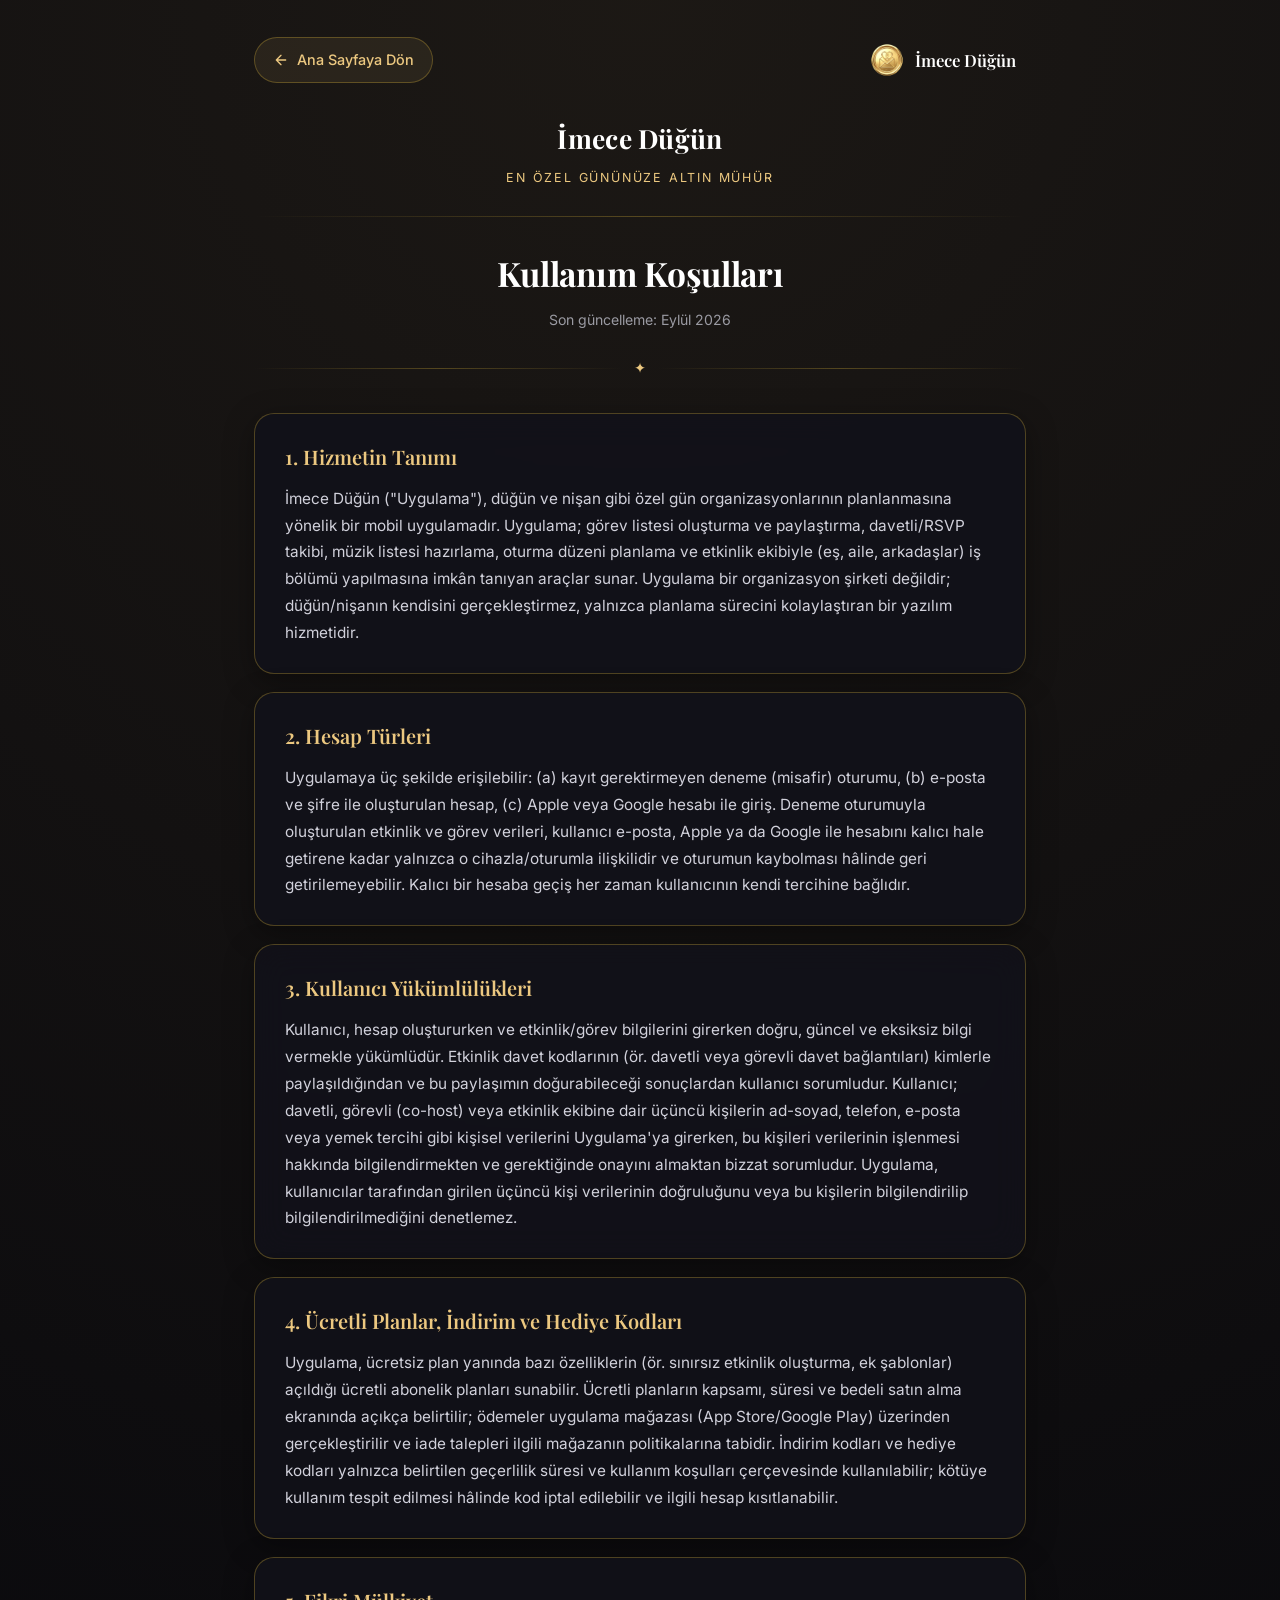
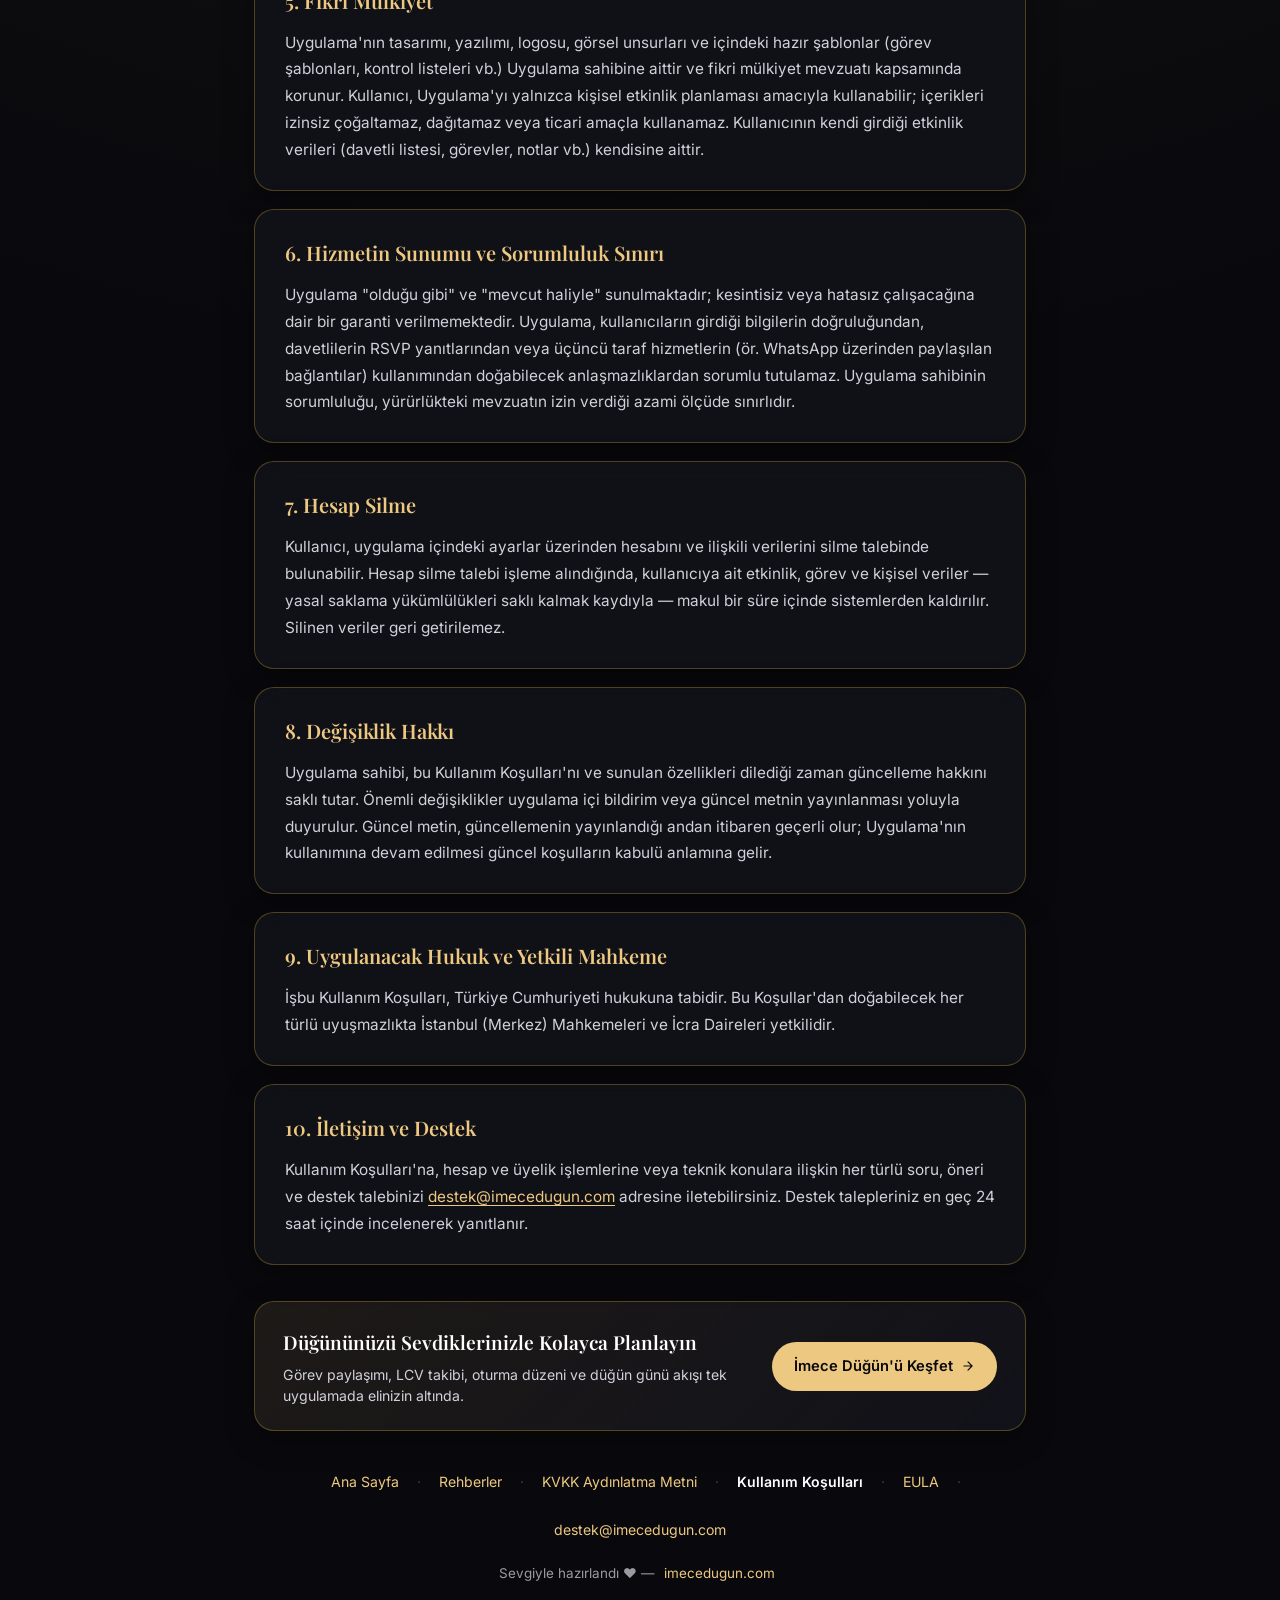
<file: kosullar.html>
<!DOCTYPE html>
<html lang="tr">
<head>
    <meta charset="utf-8" />
    <meta name="viewport" content="width=device-width, initial-scale=1" />
    <!-- Google tag (gtag.js) -->
    <script async src="https://www.googletagmanager.com/gtag/js?id=G-TB2CR1GVQ4"></script>
    <script>
      window.dataLayer = window.dataLayer || [];
      function gtag(){dataLayer.push(arguments);}
      gtag('consent', 'default', {
        'ad_storage': 'granted',
        'ad_user_data': 'granted',
        'ad_personalization': 'granted',
        'analytics_storage': 'granted'
      });
      gtag('js', new Date());

      gtag('config', 'G-TB2CR1GVQ4');
    </script>

    <!-- Meta Pixel Code -->
    <script>
    !function(f,b,e,v,n,t,s)
    {if(f.fbq)return;n=f.fbq=function(){n.callMethod?
    n.callMethod.apply(n,arguments):n.queue.push(arguments)};
    if(!f._fbq)f._fbq=n;n.push=n;n.loaded=!0;n.version='2.0';
    n.queue=[];t=b.createElement(e);t.async=!0;
    t.src=v;s=b.getElementsByTagName(e)[0];
    s.parentNode.insertBefore(t,s)}(window, document,'script',
    'https://connect.facebook.net/en_US/fbevents.js');
    fbq('init', '2142810199699702');
    fbq('track', 'PageView');
    </script>
    <noscript><img height="1" width="1" style="display:none"
    src="https://www.facebook.com/tr?id=2142810199699702&ev=PageView&noscript=1"
    /></noscript>
    <!-- End Meta Pixel Code -->

    <!-- Microsoft Clarity -->
    <script type="text/javascript">
        (function(c,l,a,r,i,t,y){
            c[a]=c[a]||function(){(c[a].q=c[a].q||[]).push(arguments)};
            t=l.createElement(r);t.async=1;t.src="https://www.clarity.ms/tag/"+i;
            y=l.getElementsByTagName(r)[0];y.parentNode.insertBefore(t,y);
        })(window, document, "clarity", "script", "z3a1goed2l");
    </script>


<meta name="theme-color" content="#09090D" />
<title>Kullanım Koşulları — İmece Düğün</title>
<meta name="description" content="İmece Düğün mobil uygulamasının kullanım koşulları: hesap türleri, kullanıcı yükümlülükleri, ücretli planlar, hesap silme ve sorumluluk sınırları hakkında." />
<link rel="canonical" href="https://imecedugun.com/kosullar.html" />
<link rel="manifest" href="/site.webmanifest" />
<meta property="og:type" content="website" />
<meta property="og:locale" content="tr_TR" />
<meta property="og:title" content="Kullanım Koşulları — İmece Düğün" />
<meta property="og:description" content="İmece Düğün mobil uygulamasının kullanım koşulları: hesap türleri, kullanıcı yükümlülükleri, ücretli planlar, hesap silme ve sorumluluk sınırları hakkında." />
<meta property="og:url" content="https://imecedugun.com/kosullar.html" />
<meta property="og:image" content="https://imecedugun.com/assets/img/og-share-1200x630.png" />
<meta property="og:image:width" content="1200" />
<meta property="og:image:height" content="630" />
<meta property="og:site_name" content="İmece Düğün" />
<meta name="twitter:card" content="summary_large_image" />
<meta name="twitter:title" content="Kullanım Koşulları — İmece Düğün" />
<meta name="twitter:description" content="İmece Düğün mobil uygulamasının kullanım koşulları: hesap türleri, kullanıcı yükümlülükleri, ücretli planlar, hesap silme ve sorumluluk sınırları hakkında." />
<meta name="twitter:image" content="https://imecedugun.com/assets/img/og-share-1200x630.png" />
        <!-- Favicon & Tab Icons (100% Guaranteed Transparent, Zero White Background) -->
    <link rel="icon" type="image/svg+xml" href="/favicon.svg?v=20260911_v7">
    <link rel="icon" type="image/svg+xml" href="/seal-favicon.svg?v=20260911_v7">
    <link rel="icon" type="image/png" sizes="32x32" href="[data-uri]">
    <link rel="icon" type="image/png" sizes="16x16" href="[data-uri]">
    <link rel="icon" type="image/png" sizes="32x32" href="/seal-favicon-32.png?v=20260911_v7">
    <link rel="icon" type="image/png" sizes="16x16" href="/seal-favicon-16.png?v=20260911_v7">
    <link rel="icon" type="image/png" sizes="48x48" href="/seal-favicon-48.png?v=20260911_v7">
    <link rel="icon" type="image/png" sizes="96x96" href="/seal-favicon-96.png?v=20260911_v7">
    <link rel="icon" type="image/png" sizes="192x192" href="/favicon-192x192.png?v=20260911_v7">
    <link rel="shortcut icon" href="/favicon.ico?v=20260911_v7" type="image/x-icon">
    <link rel="apple-touch-icon" sizes="180x180" href="/apple-touch-icon.png?v=20260911_v7">
    <link rel="mask-icon" href="/safari-pinned-tab.svg?v=20260911_v7" color="#C59B27">
    <script>
      (function(){
        try {
          var u = "[data-uri]";
          var l = document.querySelector("link[rel*='icon']:not([type='image/svg+xml'])");
          if (!l) {
            l = document.createElement("link");
            l.rel = "icon";
            document.head.appendChild(l);
          }
          l.type = "image/png";
          l.sizes = "32x32";
          l.href = u;
        } catch(e){}
      })();
    </script>
<link href="https://fonts.googleapis.com/css2?family=Inter:wght@400;500;600&family=Playfair+Display:wght@600;700&display=swap" rel="stylesheet" />
<style>
  :root {
    --bg-dark: #09090D;
    --surface: rgba(18, 18, 26, 0.88);
    --text-main: #FFFFFF;
    --text-muted: #D1D1DB;
    --text-light: #9A9AA2;
    --gold: #ECC880;
    --gold-accent: #C5A059;
    --gold-border: rgba(212, 175, 55, 0.32);
    --gold-subtle: rgba(236, 200, 128, 0.08);
    --radius-lg: 20px;
    --font-body: 'Inter', system-ui, -apple-system, sans-serif;
    --font-heading: 'Playfair Display', serif;
  }
  * { box-sizing: border-box; }
  body {
    margin: 0;
    background-color: var(--bg-dark);
    background-image: radial-gradient(circle at 50% 0%, rgba(197, 160, 89, 0.1) 0%, transparent 60%);
    color: var(--text-main);
    font-family: var(--font-body);
    line-height: 1.7;
    -webkit-font-smoothing: antialiased;
  }
  .skip-link {
    position: absolute;
    top: -100px;
    left: 16px;
    background: var(--gold);
    color: #09090D;
    padding: 10px 18px;
    border-radius: 8px;
    font-weight: 600;
    text-decoration: none;
    z-index: 9999;
    transition: top 0.2s ease;
  }
  .skip-link:focus {
    top: 16px;
  }
  .wrap {
    max-width: 820px;
    margin: 0 auto;
    padding: 36px 24px 72px;
  }
  .top-nav {
    display: flex;
    align-items: center;
    justify-content: space-between;
    margin-bottom: 32px;
  }
  .back-link {
    display: inline-flex;
    align-items: center;
    gap: 8px;
    color: var(--gold);
    text-decoration: none;
    font-size: 0.9rem;
    font-weight: 500;
    padding: 10px 18px;
    min-height: 44px;
    border-radius: 999px;
    background: var(--gold-subtle);
    border: 1px solid var(--gold-border);
    transition: all 0.2s ease;
  }
  .back-link:hover {
    background: rgba(236, 200, 128, 0.16);
    color: #FFFFFF;
    border-color: var(--gold);
    transform: translateX(-2px);
  }
  .top-brand {
    display: inline-flex;
    align-items: center;
    gap: 10px;
    text-decoration: none;
    color: #FFFFFF;
    font-family: var(--font-heading);
    font-size: 1.05rem;
    font-weight: 600;
    min-height: 44px;
    padding: 6px 10px;
    border-radius: 8px;
    transition: opacity 0.2s ease;
  }
  .top-brand:hover {
    opacity: 0.85;
  }
  .top-brand img {
    width: 36px;
    height: 36px;
    object-fit: contain;
  }
  header {
    text-align: center;
    margin-bottom: 12px;
  }
  .header-logo-link {
    display: inline-block;
    text-decoration: none;
    color: inherit;
    transition: transform 0.2s ease, opacity 0.2s ease;
  }
  .header-logo-link:hover {
    transform: scale(1.02);
    opacity: 0.95;
  }
  .brand {
    font-family: var(--font-heading);
    font-size: 1.65rem;
    font-weight: 700;
    letter-spacing: 0.3px;
    color: #FFFFFF;
  }
  .slogan {
    font-size: 0.78rem;
    letter-spacing: 1.8px;
    color: var(--gold);
    margin-top: 6px;
    text-transform: uppercase;
  }
  .rule {
    height: 1px;
    background: linear-gradient(90deg, transparent, var(--gold-border), transparent);
    margin: 28px 0;
  }
  h1 {
    font-family: var(--font-heading);
    font-size: 2.1rem;
    font-weight: 700;
    margin: 0 0 6px;
    text-align: center;
    color: #FFFFFF;
    letter-spacing: -0.01em;
  }
  .updated {
    text-align: center;
    font-size: 0.88rem;
    color: var(--text-light);
    margin-bottom: 8px;
  }
  .ornament {
    display: flex;
    align-items: center;
    gap: 12px;
    margin: 24px 0 32px;
  }
  .ornament::before, .ornament::after {
    content: "";
    flex: 1;
    height: 1px;
    background: linear-gradient(90deg, transparent, var(--gold-border), transparent);
  }
  .ornament span {
    color: var(--gold);
    font-size: 0.9rem;
  }
  section {
    background: var(--surface);
    backdrop-filter: blur(16px);
    -webkit-backdrop-filter: blur(16px);
    border: 1px solid var(--gold-border);
    border-radius: var(--radius-lg);
    padding: 26px 30px;
    margin-bottom: 18px;
    box-shadow: 0 8px 30px rgba(0,0,0,0.35);
    transition: border-color 0.2s ease, box-shadow 0.2s ease;
  }
  section:hover {
    border-color: rgba(212, 175, 55, 0.45);
    box-shadow: 0 12px 36px rgba(0,0,0,0.45);
  }
  h2 {
    font-family: var(--font-heading);
    font-size: 1.25rem;
    font-weight: 600;
    margin: 0 0 12px;
    color: var(--gold);
  }
  p {
    margin: 0;
    color: var(--text-muted);
    font-size: 0.96rem;
    white-space: pre-line;
    line-height: 1.75;
  }
  section a {
    color: var(--gold);
    text-decoration: underline;
    text-underline-offset: 3px;
    transition: color 0.2s ease;
  }
  section a:hover {
    color: #FFFFFF;
  }
  .legal-cta-card {
    background: linear-gradient(135deg, rgba(236, 200, 128, 0.09) 0%, rgba(18, 18, 26, 0.96) 100%);
    border: 1px solid var(--gold-border);
    border-radius: var(--radius-lg);
    padding: 24px 28px;
    margin: 36px 0 24px;
    display: flex;
    align-items: center;
    justify-content: space-between;
    gap: 20px;
    box-shadow: 0 10px 30px rgba(0,0,0,0.3);
  }
  .legal-cta-title {
    font-family: var(--font-heading);
    font-size: 1.2rem;
    font-weight: 600;
    color: #FFFFFF;
    margin-bottom: 6px;
  }
  .legal-cta-desc {
    color: var(--text-muted);
    font-size: 0.88rem;
    line-height: 1.5;
    margin: 0;
  }
  .legal-cta-btn {
    display: inline-flex;
    align-items: center;
    gap: 8px;
    background: var(--gold);
    color: #09090D;
    font-size: 0.92rem;
    font-weight: 600;
    padding: 12px 22px;
    min-height: 44px;
    border-radius: 999px;
    text-decoration: none;
    white-space: nowrap;
    transition: all 0.2s ease;
    flex-shrink: 0;
  }
  .legal-cta-btn:hover {
    background: #ECC880;
    transform: translateY(-2px);
    box-shadow: 0 6px 20px rgba(236, 200, 128, 0.3);
  }
  nav.nav {
    display: flex;
    flex-wrap: wrap;
    align-items: center;
    justify-content: center;
    gap: 4px 6px;
    margin-top: 24px;
    font-size: 0.88rem;
  }
  nav.nav a {
    color: var(--gold);
    text-decoration: none;
    display: inline-flex;
    align-items: center;
    padding: 8px 12px;
    min-height: 44px;
    border-radius: 8px;
    transition: all 0.2s ease;
  }
  nav.nav a:hover {
    color: #FFFFFF;
    background: rgba(236, 200, 128, 0.08);
  }
  nav.nav a[aria-current="page"] {
    color: #FFFFFF;
    font-weight: 600;
  }
  .nav-dot {
    color: var(--gold-border);
    user-select: none;
  }
  footer {
    text-align: center;
    margin-top: 28px;
    font-size: 0.84rem;
    color: var(--text-light);
  }
  footer a {
    color: var(--gold);
    text-decoration: none;
    padding: 4px 6px;
    min-height: 44px;
    display: inline-flex;
    align-items: center;
  }
  footer a:hover {
    text-decoration: underline;
  }
  @media (max-width: 680px) {
    .wrap { padding: 24px 16px 56px; }
    section { padding: 20px 22px; }
    h1 { font-size: 1.7rem; }
    .top-nav { margin-bottom: 24px; }
    .legal-cta-card { flex-direction: column; align-items: flex-start; padding: 20px; }
    .legal-cta-btn { width: 100%; justify-content: center; }
  }
</style>
</head>
<body>
<a class="skip-link" href="#anaicerik">İçeriğe geç</a>
<div class="wrap">
  <div class="top-nav">
    <a href="/" class="back-link" title="İmece Düğün Ana Sayfasına Dön">
      <svg width="16" height="16" viewBox="0 0 24 24" fill="none" stroke="currentColor" stroke-width="2" stroke-linecap="round" stroke-linejoin="round" aria-hidden="true"><path d="M19 12H5M12 19l-7-7 7-7"/></svg>
      <span>Ana Sayfaya Dön</span>
    </a>
    <a href="/" class="top-brand" title="İmece Düğün">
      <img src="/assets/img/logo_wax_seal_96.png" alt="İmece Düğün Logo" width="48" height="48" />
      <span>İmece Düğün</span>
    </a>
  </div>

  <main id="anaicerik">
  <article>
  <header class="doc-header">
    <a href="/" class="header-logo-link" title="İmece Düğün Ana Sayfaya Git">
      <div class="brand">İmece Düğün</div>
    </a>
    <div class="slogan">En Özel Gününüze Altın Mühür</div>
  </header>

  <div class="rule"></div>

  <h1>Kullanım Koşulları</h1>
  <div class="updated">Son güncelleme: Eylül 2026</div>
  <div class="ornament"><span>&#10022;</span></div>

  <section>
    <h2>1. Hizmetin Tanımı</h2>
    <p>İmece Düğün (&quot;Uygulama&quot;), düğün ve nişan gibi özel gün organizasyonlarının planlanmasına yönelik bir mobil uygulamadır. Uygulama; görev listesi oluşturma ve paylaştırma, davetli/RSVP takibi, müzik listesi hazırlama, oturma düzeni planlama ve etkinlik ekibiyle (eş, aile, arkadaşlar) iş bölümü yapılmasına imkân tanıyan araçlar sunar. Uygulama bir organizasyon şirketi değildir; düğün/nişanın kendisini gerçekleştirmez, yalnızca planlama sürecini kolaylaştıran bir yazılım hizmetidir.</p>
  </section>

  <section>
    <h2>2. Hesap Türleri</h2>
    <p>Uygulamaya üç şekilde erişilebilir: (a) kayıt gerektirmeyen deneme (misafir) oturumu, (b) e-posta ve şifre ile oluşturulan hesap, (c) Apple veya Google hesabı ile giriş. Deneme oturumuyla oluşturulan etkinlik ve görev verileri, kullanıcı e-posta, Apple ya da Google ile hesabını kalıcı hale getirene kadar yalnızca o cihazla/oturumla ilişkilidir ve oturumun kaybolması hâlinde geri getirilemeyebilir. Kalıcı bir hesaba geçiş her zaman kullanıcının kendi tercihine bağlıdır.</p>
  </section>

  <section>
    <h2>3. Kullanıcı Yükümlülükleri</h2>
    <p>Kullanıcı, hesap oluştururken ve etkinlik/görev bilgilerini girerken doğru, güncel ve eksiksiz bilgi vermekle yükümlüdür. Etkinlik davet kodlarının (ör. davetli veya görevli davet bağlantıları) kimlerle paylaşıldığından ve bu paylaşımın doğurabileceği sonuçlardan kullanıcı sorumludur. Kullanıcı; davetli, görevli (co-host) veya etkinlik ekibine dair üçüncü kişilerin ad-soyad, telefon, e-posta veya yemek tercihi gibi kişisel verilerini Uygulama&#x27;ya girerken, bu kişileri verilerinin işlenmesi hakkında bilgilendirmekten ve gerektiğinde onayını almaktan bizzat sorumludur. Uygulama, kullanıcılar tarafından girilen üçüncü kişi verilerinin doğruluğunu veya bu kişilerin bilgilendirilip bilgilendirilmediğini denetlemez.</p>
  </section>

  <section>
    <h2>4. Ücretli Planlar, İndirim ve Hediye Kodları</h2>
    <p>Uygulama, ücretsiz plan yanında bazı özelliklerin (ör. sınırsız etkinlik oluşturma, ek şablonlar) açıldığı ücretli abonelik planları sunabilir. Ücretli planların kapsamı, süresi ve bedeli satın alma ekranında açıkça belirtilir; ödemeler uygulama mağazası (App Store/Google Play) üzerinden gerçekleştirilir ve iade talepleri ilgili mağazanın politikalarına tabidir. İndirim kodları ve hediye kodları yalnızca belirtilen geçerlilik süresi ve kullanım koşulları çerçevesinde kullanılabilir; kötüye kullanım tespit edilmesi hâlinde kod iptal edilebilir ve ilgili hesap kısıtlanabilir.</p>
  </section>

  <section>
    <h2>5. Fikri Mülkiyet</h2>
    <p>Uygulama&#x27;nın tasarımı, yazılımı, logosu, görsel unsurları ve içindeki hazır şablonlar (görev şablonları, kontrol listeleri vb.) Uygulama sahibine aittir ve fikri mülkiyet mevzuatı kapsamında korunur. Kullanıcı, Uygulama&#x27;yı yalnızca kişisel etkinlik planlaması amacıyla kullanabilir; içerikleri izinsiz çoğaltamaz, dağıtamaz veya ticari amaçla kullanamaz. Kullanıcının kendi girdiği etkinlik verileri (davetli listesi, görevler, notlar vb.) kendisine aittir.</p>
  </section>

  <section>
    <h2>6. Hizmetin Sunumu ve Sorumluluk Sınırı</h2>
    <p>Uygulama &quot;olduğu gibi&quot; ve &quot;mevcut haliyle&quot; sunulmaktadır; kesintisiz veya hatasız çalışacağına dair bir garanti verilmemektedir. Uygulama, kullanıcıların girdiği bilgilerin doğruluğundan, davetlilerin RSVP yanıtlarından veya üçüncü taraf hizmetlerin (ör. WhatsApp üzerinden paylaşılan bağlantılar) kullanımından doğabilecek anlaşmazlıklardan sorumlu tutulamaz. Uygulama sahibinin sorumluluğu, yürürlükteki mevzuatın izin verdiği azami ölçüde sınırlıdır.</p>
  </section>

  <section>
    <h2>7. Hesap Silme</h2>
    <p>Kullanıcı, uygulama içindeki ayarlar üzerinden hesabını ve ilişkili verilerini silme talebinde bulunabilir. Hesap silme talebi işleme alındığında, kullanıcıya ait etkinlik, görev ve kişisel veriler — yasal saklama yükümlülükleri saklı kalmak kaydıyla — makul bir süre içinde sistemlerden kaldırılır. Silinen veriler geri getirilemez.</p>
  </section>

  <section>
    <h2>8. Değişiklik Hakkı</h2>
    <p>Uygulama sahibi, bu Kullanım Koşulları&#x27;nı ve sunulan özellikleri dilediği zaman güncelleme hakkını saklı tutar. Önemli değişiklikler uygulama içi bildirim veya güncel metnin yayınlanması yoluyla duyurulur. Güncel metin, güncellemenin yayınlandığı andan itibaren geçerli olur; Uygulama&#x27;nın kullanımına devam edilmesi güncel koşulların kabulü anlamına gelir.</p>
  </section>

  <section>
    <h2>9. Uygulanacak Hukuk ve Yetkili Mahkeme</h2>
    <p>İşbu Kullanım Koşulları, Türkiye Cumhuriyeti hukukuna tabidir. Bu Koşullar&#x27;dan doğabilecek her türlü uyuşmazlıkta İstanbul (Merkez) Mahkemeleri ve İcra Daireleri yetkilidir.</p>
  </section>

  <section>
    <h2>10. İletişim ve Destek</h2>
    <p>Kullanım Koşulları&#x27;na, hesap ve üyelik işlemlerine veya teknik konulara ilişkin her türlü soru, öneri ve destek talebinizi <a href="mailto:destek@imecedugun.com">destek@imecedugun.com</a> adresine iletebilirsiniz. Destek talepleriniz en geç 24 saat içinde incelenerek yanıtlanır.</p>
  </section>

  <div class="legal-cta-card">
    <div class="legal-cta-content">
      <div class="legal-cta-title">Düğününüzü Sevdiklerinizle Kolayca Planlayın</div>
      <p class="legal-cta-desc">Görev paylaşımı, LCV takibi, oturma düzeni ve düğün günü akışı tek uygulamada elinizin altında.</p>
    </div>
    <a href="/" class="legal-cta-btn">
      <span>İmece Düğün'ü Keşfet</span>
      <svg width="14" height="14" viewBox="0 0 24 24" fill="none" stroke="currentColor" stroke-width="2" stroke-linecap="round" stroke-linejoin="round" aria-hidden="true"><path d="M5 12h14M12 5l7 7-7 7"/></svg>
    </a>
  </div>
  </article>
  </main>

  <footer>
    <nav class="nav" aria-label="Hukuki ve Bilgilendirici Sayfalar">
      <a href="/">Ana Sayfa</a>
      <span class="nav-dot" aria-hidden="true">·</span>
      <a href="/rehber/">Rehberler</a>
      <span class="nav-dot" aria-hidden="true">·</span>
      <a href="/gizlilik.html">KVKK Aydınlatma Metni</a>
      <span class="nav-dot" aria-hidden="true">·</span>
      <a href="/kosullar.html" aria-current="page">Kullanım Koşulları</a>
      <span class="nav-dot" aria-hidden="true">·</span>
      <a href="/eula.html">EULA</a>
      <span class="nav-dot" aria-hidden="true">·</span>
      <a href="mailto:destek@imecedugun.com">destek@imecedugun.com</a>
    </nav>
    <div>Sevgiyle hazırlandı &#9829; — <a href="/">imecedugun.com</a></div>
  </footer>
</div>
</body>
</html>
</file>
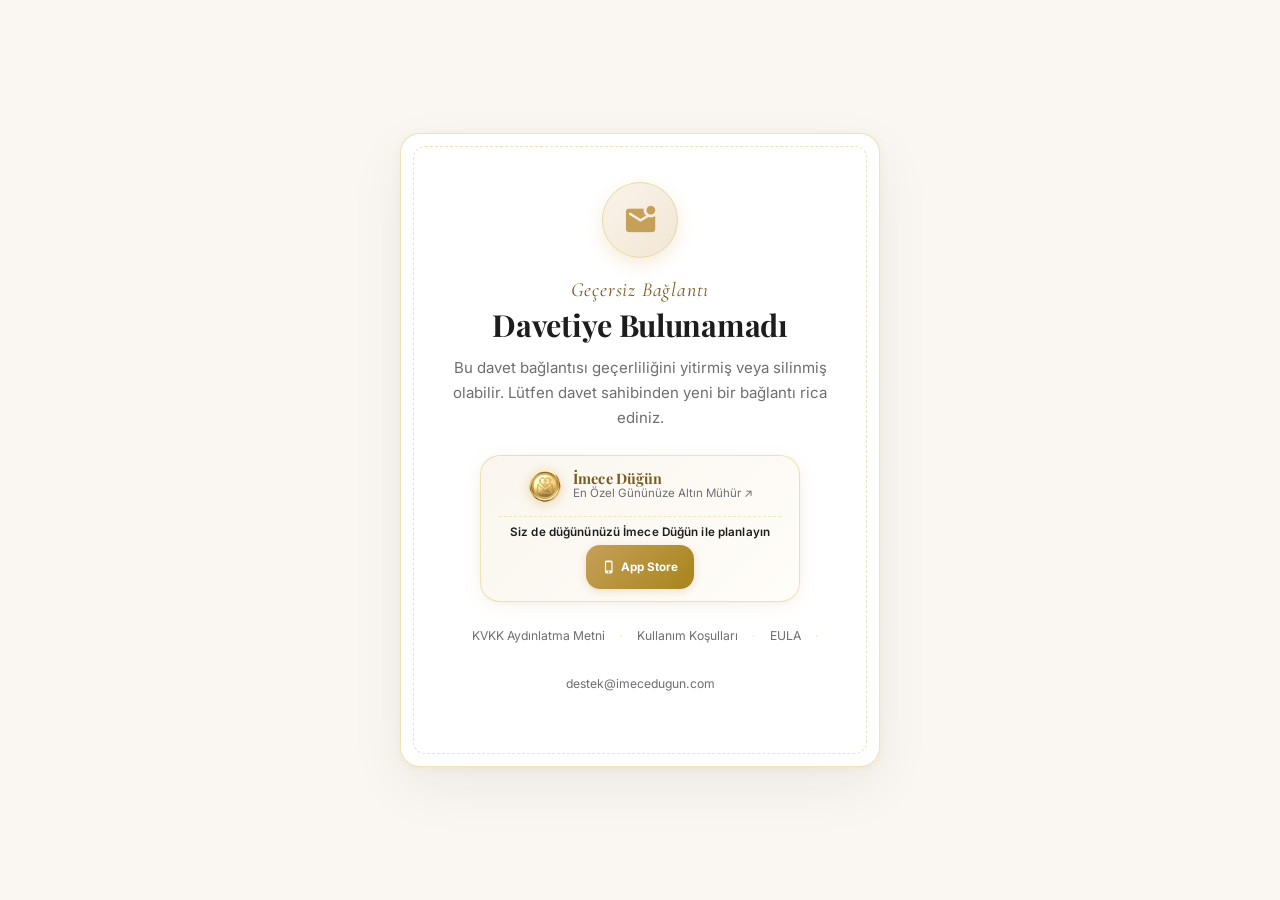
<file: rsvp.html>
<!DOCTYPE html>
<html lang="tr">
<head>
    <meta charset="UTF-8">
    <meta name="viewport" content="width=device-width, initial-scale=1.0">
    <!-- Google tag (gtag.js) -->
    <script async src="https://www.googletagmanager.com/gtag/js?id=G-TB2CR1GVQ4"></script>
    <script>
      window.dataLayer = window.dataLayer || [];
      function gtag(){dataLayer.push(arguments);}
      gtag('consent', 'default', {
        'ad_storage': 'granted',
        'ad_user_data': 'granted',
        'ad_personalization': 'granted',
        'analytics_storage': 'granted'
      });
      gtag('js', new Date());

      gtag('config', 'G-TB2CR1GVQ4');
    </script>

    <!-- Meta Pixel Code -->
    <script>
    !function(f,b,e,v,n,t,s)
    {if(f.fbq)return;n=f.fbq=function(){n.callMethod?
    n.callMethod.apply(n,arguments):n.queue.push(arguments)};
    if(!f._fbq)f._fbq=n;n.push=n;n.loaded=!0;n.version='2.0';
    n.queue=[];t=b.createElement(e);t.async=!0;
    t.src=v;s=b.getElementsByTagName(e)[0];
    s.parentNode.insertBefore(t,s)}(window, document,'script',
    'https://connect.facebook.net/en_US/fbevents.js');
    fbq('init', '2142810199699702');
    fbq('track', 'PageView');
    </script>
    <noscript><img height="1" width="1" style="display:none"
    src="https://www.facebook.com/tr?id=2142810199699702&ev=PageView&noscript=1"
    /></noscript>
    <!-- End Meta Pixel Code -->

    <!-- Microsoft Clarity -->
    <script type="text/javascript">
        (function(c,l,a,r,i,t,y){
            c[a]=c[a]||function(){(c[a].q=c[a].q||[]).push(arguments)};
            t=l.createElement(r);t.async=1;t.src="https://www.clarity.ms/tag/"+i;
            y=l.getElementsByTagName(r)[0];y.parentNode.insertBefore(t,y);
        })(window, document, "clarity", "script", "z3a1goed2l");
    </script>


            <meta name="theme-color" content="#FAF7F2">
    <meta name="description" content="Düğün veya nişan davetiyenize katılım durumunuzu bildirin. İmece Düğün üzerinden gönderilen kişiye özel RSVP sayfasında yanıtınızı kolayca iletin.">
    <meta name="robots" content="noindex, nofollow">
    <link rel="canonical" href="https://imecedugun.com/rsvp.html">
    <link rel="manifest" href="/site.webmanifest">
    <meta property="og:type" content="website">
    <meta property="og:locale" content="tr_TR">
    <meta property="og:title" content="Düğün Davetiyesi — İmece Düğün">
    <meta property="og:description" content="Düğün veya nişan davetiyenize katılım durumunuzu bildirin. İmece Düğün üzerinden gönderilen kişiye özel RSVP sayfasında yanıtınızı kolayca iletin.">
    <meta property="og:url" content="https://imecedugun.com/rsvp.html">
    <meta property="og:image" content="https://imecedugun.com/assets/img/og-share-1200x630.png">
    <meta property="og:image:width" content="1200">
    <meta property="og:image:height" content="630">
    <meta property="og:site_name" content="İmece Düğün">
    <meta name="twitter:card" content="summary_large_image">
    <meta name="twitter:title" content="Düğün Davetiyesi — İmece Düğün">
    <meta name="twitter:description" content="Düğün veya nişan davetiyenize katılım durumunuzu bildirin. İmece Düğün üzerinden gönderilen kişiye özel RSVP sayfasında yanıtınızı kolayca iletin.">
    <meta name="twitter:image" content="https://imecedugun.com/assets/img/og-share-1200x630.png">
    <title>Düğün Davetiyesi — İmece Düğün</title>

    <!-- Google Fonts & Icons -->
    <link rel="preconnect" href="https://fonts.googleapis.com">
    <link rel="preconnect" href="https://fonts.gstatic.com" crossorigin>
    <link href="https://fonts.googleapis.com/css2?family=Cormorant+Garamond:ital,wght@0,500;0,600;0,700;1,600&family=Inter:wght@400;500;600;700&family=Playfair+Display:ital,wght@0,600;0,700;1,600&family=Material+Icons+Round&display=swap" rel="stylesheet">
        <!-- Favicon & Tab Icons (100% Guaranteed Transparent, Zero White Background) -->
    <link rel="icon" type="image/svg+xml" href="/favicon.svg?v=20260911_v7">
    <link rel="icon" type="image/svg+xml" href="/seal-favicon.svg?v=20260911_v7">
    <link rel="icon" type="image/png" sizes="32x32" href="[data-uri]">
    <link rel="icon" type="image/png" sizes="16x16" href="[data-uri]">
    <link rel="icon" type="image/png" sizes="32x32" href="/seal-favicon-32.png?v=20260911_v7">
    <link rel="icon" type="image/png" sizes="16x16" href="/seal-favicon-16.png?v=20260911_v7">
    <link rel="icon" type="image/png" sizes="48x48" href="/seal-favicon-48.png?v=20260911_v7">
    <link rel="icon" type="image/png" sizes="96x96" href="/seal-favicon-96.png?v=20260911_v7">
    <link rel="icon" type="image/png" sizes="192x192" href="/favicon-192x192.png?v=20260911_v7">
    <link rel="shortcut icon" href="/favicon.ico?v=20260911_v7" type="image/x-icon">
    <link rel="apple-touch-icon" sizes="180x180" href="/apple-touch-icon.png?v=20260911_v7">
    <link rel="mask-icon" href="/safari-pinned-tab.svg?v=20260911_v7" color="#C59B27">
    <script>
      (function(){
        try {
          var u = "[data-uri]";
          var l = document.querySelector("link[rel*='icon']:not([type='image/svg+xml'])");
          if (!l) {
            l = document.createElement("link");
            l.rel = "icon";
            document.head.appendChild(l);
          }
          l.type = "image/png";
          l.sizes = "32x32";
          l.href = u;
        } catch(e){}
      })();
    </script>
<style>
        :root {
            --bg-champagne: #FAF7F2;
            --text-main: #1D1D1F;
            --text-muted: #6E6E73;
            --text-light: #8C857B;
            --gold: #C5A059;
            /* Metin olarak kullanilan altin: --gold beyaz zeminde 2.46:1,
               bu ton 6.34:1. Zemin/ikon kullanimlari --gold ile devam ediyor. */
            --gold-text: #7A5A20;
            --gold-accent: #D4AF37;
            --gold-light: #F9F3EA;
            --gold-border: rgba(212, 175, 55, 0.35);
            --green: #2E6F40;
            --green-light: #EBF5EE;
            --red: #A83838;
            --red-light: #FDF2F2;
            --gray: #78716C;
            --gray-light: #F5F5F4;
            --radius-lg: 20px;
            --font-body: 'Inter', sans-serif;
            --font-heading: 'Playfair Display', 'Cormorant Garamond', serif;
        }

        * {
            box-sizing: border-box;
        }

        body {
            background-color: var(--bg-champagne);
            color: var(--text-main);
            font-family: var(--font-body);
            margin: 0;
            display: flex;
            flex-direction: column;
            align-items: center;
            justify-content: center;
            min-height: 100vh;
            padding: 32px 16px;
            box-sizing: border-box;
        }

        .rsvp-page-wrapper {
            width: 100%;
            max-width: 480px;
            display: flex;
            flex-direction: column;
            align-items: center;
            margin: 0 auto;
        }

        .rsvp-card {
            background-color: #FFFFFF;
            border-radius: var(--radius-lg);
            padding: 48px 36px;
            max-width: 480px;
            width: 100%;
            text-align: center;
            box-shadow: 
                0 20px 60px rgba(28, 25, 23, 0.06),
                0 2px 10px rgba(184, 134, 11, 0.08);
            border: 1px solid var(--gold-border);
            position: relative;
            transform: translateY(20px);
            opacity: 0;
            animation: cardEntrance 0.7s cubic-bezier(0.16, 1, 0.3, 1) forwards;
        }

        /* Inner decorative gold border */
        .rsvp-card::before {
            content: '';
            position: absolute;
            inset: 12px;
            border: 1px dashed var(--gold-border);
            border-radius: calc(var(--radius-lg) - 8px);
            pointer-events: none;
        }

        @keyframes cardEntrance {
            to {
                transform: translateY(0);
                opacity: 1;
            }
        }

        .emblem-wrapper {
            width: 76px;
            height: 76px;
            margin: 0 auto 20px;
            display: flex;
            align-items: center;
            justify-content: center;
            border-radius: 50%;
            background: linear-gradient(135deg, var(--gold-light) 0%, #F3E7D5 100%);
            border: 1.5px solid var(--gold-border);
            box-shadow: 0 6px 18px rgba(184, 134, 11, 0.16);
            padding: 4px;
            box-sizing: border-box;
        }

        .emblem-wrapper span {
            color: var(--gold);
            font-size: 2.2rem;
        }

        .invite-prefix {
            font-family: 'Cormorant Garamond', serif;
            font-style: italic;
            font-size: 1.25rem;
            color: var(--gold-text);
            margin-bottom: 4px;
            letter-spacing: 0.04em;
        }

        .guest-name {
            font-family: var(--font-heading);
            font-size: 1.9rem;
            font-weight: 700;
            margin: 0 0 12px;
            color: var(--text-main);
            line-height: 1.25;
            letter-spacing: -0.01em;
        }

        .divider-ornament {
            display: flex;
            align-items: center;
            justify-content: center;
            gap: 12px;
            margin: 12px 0 18px;
        }

        .divider-ornament::before,
        .divider-ornament::after {
            content: '';
            height: 1px;
            width: 44px;
            background: linear-gradient(90deg, transparent, var(--gold-border), transparent);
        }

        .divider-ornament span {
            color: var(--gold);
            font-size: 0.85rem;
        }

        .event-card-box {
            background-color: var(--gold-light);
            border: 1px solid rgba(184, 134, 11, 0.22);
            border-radius: 16px;
            padding: 20px 20px;
            margin: 16px 0 22px;
            text-align: center;
        }

        .event-title {
            font-family: var(--font-heading);
            font-size: 1.35rem;
            font-weight: 700;
            color: var(--text-main);
            margin: 0 0 8px;
        }

        .couple-names {
            font-family: var(--font-heading);
            font-style: italic;
            color: var(--gold-text);
            font-size: 0.95rem;
            margin: 0 0 8px;
        }

        .party-chip {
            display: inline-flex;
            align-items: center;
            gap: 6px;
            font-size: 0.82rem;
            font-weight: 600;
            color: var(--gold-text);
            background-color: #FFFFFF;
            border: 1px solid var(--gold-border);
            padding: 6px 14px;
            border-radius: 50px;
            margin-top: 12px;
            box-shadow: 0 2px 6px rgba(0, 0, 0, 0.02);
        }

        /* Kisi sayisi degisiklik talebi (migration 074) -- davetli kontenjani
           dogrudan degistiremez, talep cifte gider. Sayfanin altin/kapsul
           dilini izler; ayri bir renk ailesi ACILMAZ. */
        .party-request {
            margin-top: 10px;
        }

        .party-request-toggle {
            display: inline-flex;
            align-items: center;
            justify-content: center;
            gap: 5px;
            font-family: var(--font-body);
            font-size: 0.78rem;
            font-weight: 600;
            color: var(--text-muted);
            background: none;
            border: none;
            cursor: pointer;
            padding: 8px 12px;
            min-height: 44px;
            border-radius: 8px;
            transition: color 160ms ease;
        }

        .party-request-toggle:hover {
            color: var(--gold-text);
        }

        .party-request-toggle .material-icons-round {
            font-size: 1rem;
        }

        .party-request-wrap {
            max-height: 0;
            opacity: 0;
            overflow: hidden;
            pointer-events: none;
            transition: max-height 220ms cubic-bezier(0.4, 0, 0.2, 1),
                        opacity 220ms cubic-bezier(0.4, 0, 0.2, 1);
        }

        .party-request-wrap.open {
            max-height: 260px;
            opacity: 1;
            pointer-events: auto;
            margin-top: 10px;
        }

        .party-request-label {
            font-size: 0.8rem;
            font-weight: 600;
            color: var(--text-muted);
            margin: 0 0 10px;
        }

        .party-stepper {
            display: inline-flex;
            align-items: center;
            gap: 14px;
            background: #FFFFFF;
            border: 1px solid var(--gold-border);
            border-radius: 50px;
            padding: 5px 8px;
        }

        .party-stepper-btn {
            display: inline-flex;
            align-items: center;
            justify-content: center;
            width: 44px;
            height: 44px;
            min-width: 44px;
            min-height: 44px;
            border-radius: 50%;
            border: none;
            cursor: pointer;
            background: rgba(212, 175, 55, 0.12);
            color: var(--gold-text);
            transition: background 160ms ease, opacity 160ms ease;
        }

        .party-stepper-btn:hover:not(:disabled) {
            background: rgba(212, 175, 55, 0.24);
        }

        .party-stepper-btn:disabled {
            opacity: 0.35;
            cursor: default;
        }

        .party-stepper-btn .material-icons-round {
            font-size: 1.15rem;
        }

        .party-stepper-value {
            min-width: 56px;
            font-size: 0.95rem;
            font-weight: 700;
            color: var(--text-main);
        }

        .party-request-send {
            display: block;
            width: 100%;
            margin-top: 12px;
            padding: 10px 16px;
            min-height: 44px;
            font-family: var(--font-body);
            font-size: 0.85rem;
            font-weight: 600;
            color: #FFFFFF;
            background: linear-gradient(135deg, var(--gold) 0%, #A8841B 100%);
            border: none;
            border-radius: 12px;
            cursor: pointer;
            transition: opacity 160ms ease;
        }

        .party-request-send:disabled {
            opacity: 0.5;
            cursor: default;
        }

        .party-request-hint {
            font-size: 0.74rem;
            line-height: 1.5;
            color: var(--text-muted);
            margin: 8px 0 0;
        }

        .party-request-error {
            display: none;
            font-size: 0.76rem;
            color: var(--red);
            margin: 8px 0 0;
        }

        .party-request-error.show {
            display: block;
        }

        .party-request-pending {
            display: inline-flex;
            flex-wrap: wrap;
            align-items: center;
            justify-content: center;
            gap: 6px;
            margin-top: 10px;
            padding: 8px 14px;
            font-size: 0.78rem;
            font-weight: 500;
            color: var(--gold-text);
            background: rgba(212, 175, 55, 0.09);
            border: 1px solid rgba(212, 175, 55, 0.28);
            border-radius: 20px;
        }

        .party-request-pending .material-icons-round {
            font-size: 1rem;
        }

        .party-request-cancel {
            display: inline-flex;
            align-items: center;
            justify-content: center;
            font-family: var(--font-body);
            font-size: 0.76rem;
            font-weight: 600;
            color: var(--text-muted);
            background: none;
            border: none;
            cursor: pointer;
            text-decoration: underline;
            padding: 6px 10px;
            min-height: 44px;
        }

        .invite-message {
            font-size: 0.94rem;
            line-height: 1.65;
            color: var(--text-muted);
            margin: 0 0 24px;
        }

        /* Status Badges */
        .status-badge {
            display: inline-flex;
            align-items: center;
            gap: 8px;
            font-size: 0.88rem;
            font-weight: 600;
            padding: 10px 20px;
            border-radius: 50px;
            margin-bottom: 24px;
            transition: all 0.3s ease;
        }

        .status-badge .material-icons-round {
            font-size: 1.15rem;
        }

        .status-pending {
            background-color: var(--gray-light);
            color: var(--gray);
            border: 1px solid #E7E5E4;
        }

        .status-confirmed {
            background-color: var(--green-light);
            color: var(--green);
            border: 1px solid rgba(46, 111, 64, 0.2);
        }

        .status-declined {
            background-color: var(--red-light);
            color: var(--red);
            border: 1px solid rgba(168, 56, 56, 0.2);
        }

        /* Buttons */
        .btn-group {
            display: flex;
            flex-direction: column;
            gap: 12px;
        }

        .btn {
            padding: 16px 28px;
            font-size: 0.98rem;
            font-family: var(--font-body);
            font-weight: 600;
            border-radius: 14px;
            cursor: pointer;
            transition: all 0.25s ease;
            border: 2px solid transparent;
            width: 100%;
            display: inline-flex;
            align-items: center;
            justify-content: center;
            gap: 8px;
        }

        .btn:disabled {
            opacity: 0.6;
            cursor: not-allowed;
        }

        .btn-confirm {
            background: linear-gradient(135deg, var(--green) 0%, #225431 100%);
            color: #FFFFFF;
            box-shadow: 0 8px 24px rgba(46, 111, 64, 0.25);
        }

        .btn-confirm:hover:not(:disabled) {
            transform: translateY(-2px);
            box-shadow: 0 12px 28px rgba(46, 111, 64, 0.35);
        }

        .btn-decline {
            background-color: transparent;
            color: var(--red);
            border-color: rgba(168, 56, 56, 0.4);
        }

        .btn-decline:hover:not(:disabled) {
            background-color: var(--red-light);
            border-color: var(--red);
            transform: translateY(-2px);
        }

        /* Meal Preference */
        .meal-pref-section {
            margin-top: 20px;
            padding-top: 20px;
            border-top: 1px solid #F0ECE6;
            text-align: center;
        }

        .meal-pref-label {
            font-size: 0.82rem;
            font-weight: 600;
            color: var(--text-muted);
            margin: 0 0 12px;
        }

        .meal-pref-group {
            display: grid;
            grid-template-columns: repeat(3, 1fr);
            gap: 10px;
        }

        .meal-pref-btn {
            padding: 10px 12px;
            min-height: 44px;
            font-size: 0.84rem;
            font-family: var(--font-body);
            font-weight: 600;
            color: var(--text-muted);
            background-color: var(--gray-light);
            border: 1.5px solid #E7E5E4;
            border-radius: 12px;
            cursor: pointer;
            transition: all 0.2s ease;
            display: inline-flex;
            align-items: center;
            justify-content: center;
            gap: 6px;
        }

        .meal-pref-btn .material-icons-round {
            font-size: 1rem;
        }

        .meal-pref-btn:hover:not(:disabled) {
            border-color: var(--gold-border);
        }

        .meal-pref-btn:disabled {
            opacity: 0.6;
            cursor: not-allowed;
        }

        .meal-pref-btn.selected {
            background-color: var(--green-light);
            color: var(--green);
            border-color: rgba(46, 111, 64, 0.3);
        }

        /* Allergy free-text note */
        /* Migration 072: alerji artik bagimsiz bir anahtar, menu secenegi degil. */
        .allergy-toggle-btn {
            display: flex;
            align-items: center;
            gap: 10px;
            width: 100%;
            margin-top: 10px;
            padding: 12px 14px;
            border-radius: 14px;
            border: 1px solid rgba(29, 29, 31, 0.12);
            background: #fff;
            font-family: inherit;
            text-align: left;
            cursor: pointer;
            transition: border-color .25s ease, background-color .25s ease, box-shadow .25s ease;
        }

        .allergy-toggle-btn:hover:not(:disabled) {
            border-color: rgba(197, 160, 89, .55);
        }

        .allergy-toggle-icon {
            font-size: 20px;
            color: #B3453F;
            flex-shrink: 0;
        }

        .allergy-toggle-text {
            display: flex;
            flex-direction: column;
            gap: 2px;
            flex: 1;
            min-width: 0;
        }

        .allergy-toggle-text strong {
            font-size: .92rem;
            color: #1D1D1F;
        }

        .allergy-toggle-text small {
            font-size: .74rem;
            line-height: 1.4;
            color: #6E6E73;
        }

        .allergy-toggle-switch {
            flex-shrink: 0;
            width: 42px;
            height: 24px;
            border-radius: 50px;
            background: rgba(29, 29, 31, .16);
            position: relative;
            transition: background-color .25s ease;
        }

        .allergy-toggle-switch i {
            position: absolute;
            top: 3px;
            left: 3px;
            width: 18px;
            height: 18px;
            border-radius: 50%;
            background: #fff;
            box-shadow: 0 1px 3px rgba(0, 0, 0, .25);
            transition: transform .25s cubic-bezier(.25, .8, .25, 1);
        }

        .allergy-toggle-btn.selected {
            border-color: #B3453F;
            background: rgba(179, 69, 63, .07);
        }

        .allergy-toggle-btn.selected .allergy-toggle-switch {
            background: #B3453F;
        }

        .allergy-toggle-btn.selected .allergy-toggle-switch i {
            transform: translateX(18px);
        }

        .allergy-note-wrap {
            max-height: 0;
            opacity: 0;
            overflow: hidden;
            pointer-events: none;
            transition: max-height 220ms cubic-bezier(0.4, 0, 0.2, 1),
                        opacity 220ms cubic-bezier(0.4, 0, 0.2, 1);
        }

        .allergy-note-wrap.instant {
            transition: none;
        }

        .allergy-note-wrap.open {
            max-height: 220px;
            opacity: 1;
            pointer-events: auto;
            margin-top: 14px;
        }

        /* Unified Event Info & Luxury Venue Capsule */
        .event-info-list {
            display: flex;
            flex-direction: column;
            align-items: center;
            gap: 10px;
            margin-top: 12px;
        }

        .event-info-item {
            display: inline-flex;
            align-items: center;
            justify-content: center;
            gap: 7px;
            font-size: 0.93rem;
            font-weight: 500;
            color: var(--text-muted);
            line-height: 1.3;
        }

        .event-info-item .material-icons-round {
            font-size: 1.15rem;
            color: var(--gold);
            flex-shrink: 0;
        }

        .event-info-item.venue-item {
            flex-wrap: wrap;
            margin-top: 4px;
            padding: 8px 16px;
            background: rgba(212, 175, 55, 0.09);
            border: 1px solid rgba(212, 175, 55, 0.28);
            border-radius: 20px;
            max-width: 100%;
            box-sizing: border-box;
        }

        .venue-name-span {
            font-weight: 600;
            color: var(--text-main);
        }

        .venue-map-badge-btn {
            display: inline-flex;
            align-items: center;
            justify-content: center;
            gap: 4px;
            background: linear-gradient(135deg, var(--gold) 0%, #A8841B 100%);
            color: #FFFFFF;
            text-decoration: none;
            padding: 8px 14px;
            min-height: 44px;
            border-radius: 12px;
            font-size: 0.76rem;
            font-weight: 700;
            margin-left: 2px;
            box-shadow: 0 2px 6px rgba(168, 132, 27, 0.22);
            transition: all 0.2s ease;
        }

        .venue-map-badge-btn:hover {
            transform: translateY(-1px);
            box-shadow: 0 4px 12px rgba(168, 132, 27, 0.35);
        }

        .venue-map-badge-btn .material-icons-round {
            color: #FFFFFF;
            font-size: 0.85rem;
        }

        .allergy-note-textarea {
            width: 100%;
            font-family: var(--font-body);
            font-size: 0.86rem;
            color: var(--text-main);
            background-color: #FFFFFF;
            border: 1.5px solid var(--gold-border);
            border-radius: 14px;
            padding: 10px 12px;
            resize: none;
            outline: none;
            transition: border-color 0.2s ease, box-shadow 0.2s ease;
        }

        .allergy-note-textarea:focus {
            border-color: var(--gold-accent);
            box-shadow: 0 0 0 3px rgba(212, 175, 55, 0.15);
        }

        .allergy-note-footer {
            display: flex;
            align-items: center;
            justify-content: space-between;
            gap: 10px;
            margin-top: 8px;
        }

        .allergy-note-save-btn {
            display: inline-flex;
            align-items: center;
            justify-content: center;
            font-family: var(--font-body);
            font-size: 0.8rem;
            font-weight: 600;
            color: var(--gold-text);
            background-color: var(--gold-light);
            border: 1px solid var(--gold-border);
            border-radius: 10px;
            padding: 8px 16px;
            min-height: 44px;
            cursor: pointer;
            transition: all 0.2s ease;
        }

        .allergy-note-save-btn:hover:not(:disabled) {
            background-color: #FFFFFF;
            border-color: var(--gold-accent);
        }

        .allergy-note-save-btn:disabled {
            opacity: 0.6;
            cursor: not-allowed;
        }

        .allergy-note-count {
            font-size: 0.72rem;
            color: var(--text-light);
            font-variant-numeric: tabular-nums;
        }

        .allergy-note-count.warn {
            color: var(--gold-text);
        }

        .allergy-note-count.danger {
            color: var(--red);
        }

        .allergy-note-success,
        .allergy-note-error {
            display: flex;
            align-items: center;
            gap: 6px;
            font-size: 0.78rem;
            font-weight: 600;
            margin: 8px 0 0;
            opacity: 0;
            transform: translateY(4px);
            transition: all 0.3s ease;
        }

        .allergy-note-success {
            color: var(--green);
        }

        .allergy-note-success .material-icons-round {
            font-size: 1rem;
        }

        .allergy-note-error {
            color: var(--red);
        }

        .allergy-note-success.show,
        .allergy-note-error.show {
            opacity: 1;
            transform: translateY(0);
        }

        /* Toast Feedback */
        .thanks-msg {
            font-size: 0.92rem;
            font-weight: 600;
            color: var(--green);
            margin-top: 16px;
            opacity: 0;
            transform: translateY(8px);
            transition: all 0.3s ease;
        }

        .thanks-msg.show {
            opacity: 1;
            transform: translateY(0);
        }

        /* Shared Wedding-Day Timeline */
        .timeline-section {
            margin: 4px 0 22px;
            text-align: left;
            background-color: var(--gold-light);
            border: 1px solid var(--gold-border);
            border-radius: 20px;
            padding: 24px;
        }

        .timeline-title {
            font-family: var(--font-heading);
            font-size: 1.05rem;
            font-weight: 700;
            color: var(--text-main);
            text-align: center;
            margin: 0 0 10px;
        }

        .timeline-divider {
            display: flex;
            align-items: center;
            justify-content: center;
            gap: 10px;
            margin: 0 0 20px;
        }

        .timeline-divider::before,
        .timeline-divider::after {
            content: '';
            height: 1px;
            width: 40px;
            background: var(--gold-border);
        }

        .timeline-divider span {
            width: 8px;
            height: 8px;
            flex: none;
            background: var(--gold-accent);
            transform: rotate(45deg);
            display: inline-block;
        }

        .timeline {
            position: relative;
            list-style: none;
            margin: 0;
            padding: 0;
        }

        .timeline-item {
            position: relative;
            display: grid;
            grid-template-columns: 54px 22px 1fr;
            align-items: start;
            padding-bottom: 20px;
            opacity: 1;
            transform: translateY(0);
            transition: opacity 0.4s ease, transform 0.4s ease;
        }

        .timeline-item.tl-enter {
            opacity: 0;
            transform: translateY(6px);
        }

        .timeline-item:last-child {
            padding-bottom: 0;
        }

        .timeline-item::after {
            content: '';
            position: absolute;
            left: 65px;
            top: 17px;
            bottom: -1px;
            width: 1px;
            background: var(--gold-border);
        }

        .timeline-item:last-child::after {
            display: none;
        }

        .timeline-time-col {
            text-align: right;
            padding-right: 8px;
        }

        .timeline-time {
            font-size: 0.78rem;
            font-weight: 600;
            color: var(--gold-text);
            font-variant-numeric: tabular-nums;
            white-space: nowrap;
            margin-bottom: 0;
        }

        .timeline-item::before, .timeline-item::after {
            display: none;
        }

        .timeline-dot {
            position: relative;
            width: 9px;
            height: 9px;
            border-radius: 50%;
            background: var(--gold);
            box-shadow: 0 0 0 3px var(--gold-light);
            margin: 6px 0;
            z-index: 3;
        }

        /* Connecting vertical line anchored directly to dot center */
        .timeline-dot::before {
            content: '';
            position: absolute;
            top: -24px;
            bottom: -24px;
            left: 50%;
            transform: translateX(-50%);
            width: 1.5px;
            background: linear-gradient(180deg, rgba(201, 162, 39, 0.45) 0%, rgba(201, 162, 39, 0.25) 100%);
            z-index: -1;
        }

        .timeline-item:first-child .timeline-dot::before {
            top: 50%;
        }

        .timeline-item:last-child .timeline-dot::before {
            bottom: 50%;
        }

        .timeline-item.is-past {
            opacity: 0.5;
        }

        .timeline-item.is-past .timeline-dot {
            background: #fff;
            border-color: var(--gold);
        }

        .timeline-item.is-current .timeline-dot {
            background: var(--gold-accent);
            animation: timelineDotPulse 2s ease-in-out infinite;
        }

        .timeline-item.is-current .timeline-item-title {
            font-weight: 700;
        }

        @keyframes timelineDotPulse {
            0%, 100% { box-shadow: 0 0 0 3px var(--gold-light); }
            50% { box-shadow: 0 0 0 7px rgba(212, 175, 55, 0.18); }
        }

        .timeline-content {
            padding-left: 4px;
        }

        .timeline-item-title {
            font-size: 0.95rem;
            font-weight: 600;
            color: var(--text-main);
        }

        .timeline-location {
            font-size: 0.8rem;
            color: var(--text-muted);
            margin-top: 3px;
            display: flex;
            align-items: center;
            gap: 4px;
        }

        .timeline-location .material-icons-round {
            font-size: 14px;
            color: var(--text-light);
        }

        /* "Not shared yet" placeholder */
        .timeline-placeholder {
            text-align: center;
            padding: 4px 0 0;
        }

        .timeline-placeholder-icon {
            width: 52px;
            height: 52px;
            margin: 0 auto 14px;
            display: flex;
            align-items: center;
            justify-content: center;
            border-radius: 50%;
            border: 1px solid var(--gold-border);
            background-color: #FFFFFF;
        }

        .timeline-placeholder-icon .material-icons-round {
            font-size: 1.4rem;
            color: var(--gold);
        }

        .timeline-placeholder-title {
            font-family: var(--font-heading);
            font-size: 1rem;
            font-weight: 700;
            color: var(--text-main);
            margin: 0 0 6px;
        }

        .timeline-placeholder-subtext {
            font-size: 0.85rem;
            color: var(--text-muted);
            margin: 0 0 22px;
        }

        .timeline-ghost {
            display: flex;
            flex-direction: column;
            gap: 16px;
            opacity: 0.35;
        }

        .timeline-ghost-row {
            display: grid;
            grid-template-columns: 54px 22px 1fr;
            align-items: center;
        }

        .ghost-block {
            height: 10px;
            border-radius: 6px;
            background: linear-gradient(90deg, var(--gray-light) 25%, #EDEAE4 37%, var(--gray-light) 63%);
            background-size: 400% 100%;
            animation: ghostShimmer 2s ease-in-out infinite;
        }

        .ghost-time {
            width: 38px;
            justify-self: end;
        }

        .ghost-dot {
            width: 9px;
            height: 9px;
            border-radius: 50%;
            background-color: var(--gray-light);
            justify-self: center;
        }

        .ghost-title {
            width: 70%;
        }

        @keyframes ghostShimmer {
            0% { background-position: 100% 0; }
            100% { background-position: 0 0; }
        }

        @media (prefers-reduced-motion: reduce) {
            .timeline-item {
                transition: none;
            }
            .timeline-item.is-current .timeline-dot {
                animation: none;
            }
            .ghost-block {
                animation: none;
            }
        }

        /* Unified Luxury Signature Hallmark Card */
        .card-footer-hallmark {
            margin-top: 24px;
            padding: 12px 18px;
            background: linear-gradient(135deg, #FAF6EF 0%, #FFFDF9 100%);
            border: 1px solid rgba(212, 175, 55, 0.35);
            border-radius: 20px;
            box-shadow: 
                0 4px 18px rgba(184, 134, 11, 0.09),
                0 1px 4px rgba(28, 25, 23, 0.03);
            display: flex;
            flex-direction: column;
            align-items: center;
            gap: 10px;
            max-width: 320px;
            margin-left: auto;
            margin-right: auto;
            box-sizing: border-box;
            transition: all 0.3s ease;
        }

        .card-footer-hallmark:hover {
            border-color: rgba(212, 175, 55, 0.6);
            box-shadow: 
                0 8px 24px rgba(184, 134, 11, 0.16),
                0 2px 8px rgba(28, 25, 23, 0.04);
            transform: translateY(-1px);
        }

        .hallmark-brand-row {
            display: flex;
            align-items: center;
            gap: 10px;
            text-decoration: none;
            cursor: pointer;
        }

        .card-footer-seal {
            width: 36px;
            height: 36px;
            object-fit: contain;
            filter: drop-shadow(0 2px 6px rgba(184, 134, 11, 0.3));
            transition: transform 0.35s ease;
        }

        .hallmark-brand-row:hover .card-footer-seal {
            transform: scale(1.08) rotate(4deg);
        }

        .card-footer-info {
            display: flex;
            flex-direction: column;
            text-align: left;
        }

        .card-brand-title {
            font-family: var(--font-heading);
            font-size: 0.9rem;
            font-weight: 700;
            color: var(--gold-text);
            line-height: 1.2;
            letter-spacing: 0.01em;
        }

        .card-brand-slogan {
            font-size: 0.72rem;
            color: var(--text-muted);
            line-height: 1.2;
        }

        .app-cta {
            width: 100%;
            display: flex;
            flex-direction: column;
            align-items: center;
            gap: 6px;
            border-top: 1px dashed rgba(212, 175, 55, 0.28);
            padding-top: 8px;
            margin-top: 2px;
        }

        .app-cta.hidden {
            display: none;
        }

        .app-cta-label {
            font-size: 0.73rem;
            font-weight: 600;
            color: var(--text-main);
            letter-spacing: 0.01em;
        }

        .app-cta-links {
            display: flex;
            align-items: center;
            justify-content: center;
            gap: 8px;
        }

        .app-cta-links a {
            display: inline-flex;
            align-items: center;
            justify-content: center;
            gap: 5px;
            font-size: 0.73rem;
            font-weight: 700;
            color: #FFFFFF;
            text-decoration: none;
            background: linear-gradient(135deg, var(--gold) 0%, #A8841B 100%);
            border: none;
            border-radius: 14px;
            padding: 8px 16px;
            min-height: 44px;
            box-shadow: 0 2px 8px rgba(168, 132, 27, 0.22);
            transition: all 0.2s ease;
        }

        .app-cta-links a .material-icons-round {
            font-size: 0.88rem;
            color: #FFFFFF;
        }

        .app-cta-links a:hover {
            transform: translateY(-1px);
            box-shadow: 0 4px 14px rgba(168, 132, 27, 0.35);
        }

        .legal-footer-link {
            margin-top: 12px;
            text-align: center;
            font-size: 0.76rem;
            color: var(--text-light);
            display: flex;
            align-items: center;
            justify-content: center;
            gap: 4px;
            flex-wrap: wrap;
        }

        .legal-footer-link a {
            color: var(--text-muted);
            text-decoration: none;
            padding: 8px 10px;
            min-height: 44px;
            display: inline-flex;
            align-items: center;
            border-radius: 6px;
            transition: color 0.2s ease;
        }

        .legal-footer-link a:hover {
            color: var(--gold-text);
            text-decoration: underline;
        }

        .legal-footer-link .legal-sep {
            color: var(--gold-border);
            user-select: none;
        }

        html body .hidden.hidden {
            display: none;
        }

        .spinner {
            width: 40px;
            height: 40px;
            margin: 20px auto 20px;
            border: 3px solid var(--gold-light);
            border-top-color: var(--gold);
            border-radius: 50%;
            animation: spin 0.8s linear infinite;
        }

        @keyframes spin {
            to { transform: rotate(360deg); }
        }

        /* KVKK Privacy Notice */
        .privacy-notice {
            font-size: 0.74rem;
            line-height: 1.6;
            color: var(--text-light);
            text-align: center;
            margin: 14px 0 0;
            padding: 0 4px;
        }

        .privacy-link {
            background: none;
            border: none;
            padding: 0;
            margin: 0;
            font: inherit;
            font-weight: 600;
            color: var(--gold-text);
            text-decoration: underline;
            text-underline-offset: 2px;
            cursor: pointer;
        }

        .privacy-link:hover {
            color: var(--text-main);
        }

        /* Privacy Info Modal */
        .privacy-modal-overlay {
            position: fixed;
            inset: 0;
            background: rgba(28, 25, 23, 0.55);
            display: flex;
            align-items: center;
            justify-content: center;
            padding: 20px;
            z-index: 1000;
        }

        .privacy-modal {
            position: relative;
            background-color: #FFFFFF;
            border-radius: var(--radius-lg);
            border: 1px solid var(--gold-border);
            box-shadow:
                0 20px 60px rgba(28, 25, 23, 0.18),
                0 2px 10px rgba(184, 134, 11, 0.1);
            max-width: 480px;
            width: 100%;
            max-height: 82vh;
            overflow-y: auto;
            padding: 30px 26px;
            text-align: left;
        }

        .privacy-modal-close {
            position: absolute;
            top: 14px;
            right: 14px;
            width: 44px;
            height: 44px;
            border-radius: 50%;
            border: none;
            background-color: var(--gray-light);
            color: var(--text-muted);
            display: inline-flex;
            align-items: center;
            justify-content: center;
            cursor: pointer;
            transition: all 0.2s ease;
        }

        .privacy-modal-close:hover {
            background-color: var(--gold-light);
            color: var(--gold);
        }

        .privacy-modal-title {
            font-family: var(--font-heading);
            font-size: 1.2rem;
            font-weight: 700;
            color: var(--text-main);
            margin: 0 22px 16px 0;
            line-height: 1.3;
        }

        .privacy-modal-body p {
            font-size: 0.84rem;
            line-height: 1.65;
            color: var(--text-muted);
            margin: 0 0 12px;
        }

        .privacy-modal-body p:last-child {
            margin-bottom: 0;
        }

        .privacy-modal-body strong {
            color: var(--text-main);
        }

        .privacy-modal-body a {
            color: var(--gold-text);
            font-weight: 600;
            text-decoration: underline;
        }

        @media (max-width: 480px) {
            .rsvp-card {
                padding: 38px 24px;
            }
            .guest-name {
                font-size: 1.65rem;
            }
            .event-title {
                font-size: 1.2rem;
            }
            .privacy-modal {
                padding: 26px 18px;
                max-height: 88vh;
            }
            .privacy-modal-title {
                font-size: 1.08rem;
            }
        }
    </style>
</head>
<body>

    <main id="anaicerik" class="rsvp-page-wrapper">
    <div class="rsvp-card" id="rsvpCard">

        <!-- Loading State -->
        <div id="stateLoading">
            <div class="spinner"></div>
            <p style="font-size: 0.9rem; color: var(--text-light);">Davetiyeniz yükleniyor...</p>
        </div>

        <!-- Invalid / Missing Token State -->
        <div id="stateInvalid" class="hidden">
            <div class="emblem-wrapper">
                <span class="material-icons-round">mark_email_unread</span>
            </div>
            <div class="invite-prefix">Geçersiz Bağlantı</div>
            <h1 class="guest-name">Davetiye Bulunamadı</h1>
            <p class="invite-message">Bu davet bağlantısı geçerliliğini yitirmiş veya silinmiş olabilir. Lütfen davet sahibinden yeni bir bağlantı rica ediniz.</p>
        </div>

        <!-- Error State -->
        <div id="stateError" class="hidden">
            <div class="emblem-wrapper">
                <span class="material-icons-round">wifi_off</span>
            </div>
            <div class="invite-prefix">Bağlantı Sorunu</div>
            <h1 class="guest-name">Yüklenemedi</h1>
            <p class="invite-message">Davet bilgilerine şu an ulaşılamıyor. Lütfen internet bağlantınızı kontrol edip tekrar deneyiniz.</p>
            <button class="btn btn-confirm" id="retryBtn">Tekrar Deneyin</button>
        </div>

        <!-- Loaded State (Luxury Invitation View) -->
        <div id="stateLoaded" class="hidden">
            <div class="emblem-wrapper">
                <span class="material-icons-round">favorite</span>
            </div>

            <div class="invite-prefix">Sayın Davetlimiz</div>
            <h1 class="guest-name" id="guestName">—</h1>

            <div class="divider-ornament">
                <span>✦</span>
            </div>

            <!-- Event Card Container -->
            <div class="event-card-box">
                <h2 class="event-title" id="eventTitle">—</h2>
                <div id="coupleNames" class="couple-names hidden"></div>
                <div class="event-info-list">
                    <div class="event-info-item">
                        <span class="material-icons-round">event</span>
                        <span id="eventDate">—</span>
                    </div>
                    <div class="event-info-item hidden" id="ceremonyRow">
                        <span class="material-icons-round">schedule</span>
                        <span>Tören Saati: <strong id="ceremonyTime"></strong></span>
                    </div>
                    <div class="event-info-item venue-item hidden" id="venueRow">
                        <span class="material-icons-round">place</span>
                        <span id="venueNameText" class="venue-name-span">—</span>
                        <a id="venueLink" target="_blank" rel="noopener" class="venue-map-badge-btn">
                            <span class="material-icons-round">near_me</span>
                            <span>Yol Tarifi</span>
                        </a>
                    </div>
                </div>
                <div>
                    <span class="party-chip hidden" id="partySize"></span>
                    <!-- Kisi sayisi degisiklik talebi (migration 074).
                         Davetli party_size'i DOGRUDAN degistiremez: salon
                         kapasitesi ve oturma duzeni cifte ait bir karar.
                         Buradan giden sey bir TALEP; onaylanana kadar
                         davetiye aynen kalir. -->
                    <div class="party-request hidden" id="partyRequestBlock">
                        <button type="button" class="party-request-toggle" id="partyRequestToggle">
                            <span class="material-icons-round">group_add</span>
                            <span>Kişi sayısı değişikliği iste</span>
                        </button>
                        <div class="party-request-wrap" id="partyRequestWrap">
                            <p class="party-request-label">Kaç kişi katılacaksınız?</p>
                            <div class="party-stepper">
                                <button type="button" class="party-stepper-btn" id="partyMinus" aria-label="Azalt">
                                    <span class="material-icons-round">remove</span>
                                </button>
                                <span class="party-stepper-value" id="partyStepperValue">1</span>
                                <button type="button" class="party-stepper-btn" id="partyPlus" aria-label="Artır">
                                    <span class="material-icons-round">add</span>
                                </button>
                            </div>
                            <button type="button" class="party-request-send" id="partyRequestSend">Talebi Gönder</button>
                            <p class="party-request-hint">Talebiniz çiftin onayına gönderilir. Onaylanınca davetiyeniz güncellenir.</p>
                            <p class="party-request-error" id="partyRequestError">Gönderilemedi, lütfen tekrar deneyin.</p>
                        </div>
                        <div class="party-request-pending hidden" id="partyRequestPending">
                            <span class="material-icons-round">hourglass_top</span>
                            <span><strong id="partyRequestPendingValue"></strong> kişilik talebiniz iletildi, onay bekliyor.</span>
                            <button type="button" class="party-request-cancel" id="partyRequestCancel">İptal et</button>
                        </div>
                    </div>
                </div>
            </div>

            <div class="timeline-section hidden" id="timelineSection">
                <h3 class="timeline-title">Düğün Akışı</h3>
                <div class="timeline-divider" aria-hidden="true"><span></span></div>
                <ol class="timeline" id="timelineList"></ol>
                <div class="timeline-placeholder hidden" id="timelinePlaceholder">
                    <div class="timeline-placeholder-icon">
                        <span class="material-icons-round">schedule</span>
                    </div>
                    <p class="timeline-placeholder-title">Düğün akışı yakında paylaşılacak</p>
                    <p class="timeline-placeholder-subtext">Çiftimiz programı hazırladığında bu alanda görebileceksiniz.</p>
                    <div class="timeline-ghost" aria-hidden="true">
                        <div class="timeline-ghost-row">
                            <span class="ghost-block ghost-time"></span>
                            <span class="ghost-dot"></span>
                            <span class="ghost-block ghost-title"></span>
                        </div>
                        <div class="timeline-ghost-row">
                            <span class="ghost-block ghost-time"></span>
                            <span class="ghost-dot"></span>
                            <span class="ghost-block ghost-title"></span>
                        </div>
                        <div class="timeline-ghost-row">
                            <span class="ghost-block ghost-time"></span>
                            <span class="ghost-dot"></span>
                            <span class="ghost-block ghost-title"></span>
                        </div>
                    </div>
                </div>
            </div>

            <p class="invite-message" id="inviteMessage">
                Bu mutlu ve özel günümüzde sizleri de aramızda görmekten onur ve mutluluk duyacağız. Katılım durumunuzu aşağıdan bildirebilirsiniz.
            </p>

            <div id="statusBadge" class="status-badge status-pending">
                <span class="material-icons-round">schedule</span>
                <span id="statusLabel">Yanıt bekleniyor</span>
            </div>

            <div class="btn-group">
                <button class="btn btn-confirm" id="confirmBtn">
                    <span class="material-icons-round">check_circle</span>
                    Katılıyorum
                </button>
                <button class="btn btn-decline" id="declineBtn">
                    <span class="material-icons-round">highlight_off</span>
                    Katılamıyorum
                </button>
            </div>

            <p class="privacy-notice">
                Yanıtınız ve yemek tercihiniz, davet sahibinin etkinliği planlayabilmesi için İmece Düğün altyapısında işlenir. Ayrıntılar: <button type="button" class="privacy-link" id="privacyLinkBtn">Aydınlatma Metni</button>
            </p>

            <p class="thanks-msg" id="thanksMsg"></p>

            <div class="meal-pref-section hidden" id="mealPrefSection">
                <p class="meal-pref-label">Yemek tercihiniz</p>
                <div class="meal-pref-group">
                    <button class="meal-pref-btn" data-pref="regular" id="mealBtnRegular">
                        <span class="material-icons-round">restaurant</span>
                        Normal
                    </button>
                    <button class="meal-pref-btn" data-pref="vegetarian" id="mealBtnVegetarian">
                        <span class="material-icons-round">eco</span>
                        Vejetaryen
                    </button>
                    <button class="meal-pref-btn" data-pref="vegan" id="mealBtnVegan">
                        <span class="material-icons-round">spa</span>
                        Vegan
                    </button>
                </div>

                <button type="button" class="allergy-toggle-btn" id="allergyToggleBtn" aria-pressed="false">
                    <span class="material-icons-round allergy-toggle-icon">warning_amber</span>
                    <span class="allergy-toggle-text">
                        <strong>Alerjim var</strong>
                        <small>Menü tercihinizden ayrıdır, ikisini birlikte seçebilirsiniz.</small>
                    </span>
                    <span class="allergy-toggle-switch" aria-hidden="true"><i></i></span>
                </button>

                <div class="allergy-note-wrap" id="allergyNoteWrap">
                    <textarea id="allergyNoteInput" class="allergy-note-textarea" maxlength="300" rows="2" placeholder="Örn. fındık, deniz ürünleri, glutensiz"></textarea>
                    <div class="allergy-note-footer">
                        <button type="button" class="allergy-note-save-btn" id="allergyNoteSaveBtn">Kaydet</button>
                        <span class="allergy-note-count" id="allergyNoteCount">0/300</span>
                    </div>
                    <p class="allergy-note-success" id="allergyNoteSuccess">
                        <span class="material-icons-round">check_circle</span> Yanıtınız Çifte İletildi
                    </p>
                    <p class="allergy-note-error" id="allergyNoteError">Kaydedilemedi, lütfen tekrar deneyin.</p>
                </div>
            </div>
        </div>

        <!-- Unified Luxury Signature Hallmark -->
        <div class="card-footer-hallmark">
            <a href="https://imecedugun.com" target="_blank" rel="noopener" class="hallmark-brand-row" title="İmece Düğün — En Özel Gününüze Altın Mühür">
                <img src="/assets/img/logo_wax_seal_96.png" alt="İmece Düğün Altın Mühür" width="48" height="48" class="card-footer-seal">
                <div class="card-footer-info">
                    <span class="card-brand-title">İmece Düğün</span>
                    <span class="card-brand-slogan">En Özel Gününüze Altın Mühür ↗</span>
                </div>
            </a>
            <div class="app-cta hidden" id="appCta">
                <span class="app-cta-label">Siz de düğününüzü İmece Düğün ile planlayın</span>
                <div class="app-cta-links">
                    <a id="appStoreLink" class="hidden" href="https://apps.apple.com/tr/app/i-mece-d%C3%BC%C4%9F%C3%BCn/id6794826834" target="_blank" rel="noopener">
                        <span class="material-icons-round">phone_iphone</span> App Store
                    </a>
                    <a id="playStoreLink" class="hidden" href="" target="_blank" rel="noopener">
                        <span class="material-icons-round">android</span> Google Play
                    </a>
                </div>
            </div>
        </div>

        <p class="legal-footer-link">
            <a href="/gizlilik.html" target="_blank" rel="noopener">KVKK Aydınlatma Metni</a>
            <span class="legal-sep" aria-hidden="true"> · </span>
            <a href="/kosullar.html" target="_blank" rel="noopener">Kullanım Koşulları</a>
            <span class="legal-sep" aria-hidden="true"> · </span>
            <a href="/eula.html" target="_blank" rel="noopener">EULA</a>
            <span class="legal-sep" aria-hidden="true"> · </span>
            <a href="mailto:destek@imecedugun.com">destek@imecedugun.com</a>
        </p>
    </div>
    </main>

    <!-- KVKK Aydınlatma Metni Modal -->
    <div class="privacy-modal-overlay hidden" id="privacyModalOverlay">
        <div class="privacy-modal" role="dialog" aria-modal="true" aria-labelledby="privacyModalTitle">
            <button type="button" class="privacy-modal-close" id="privacyModalClose" aria-label="Kapat">
                <span class="material-icons-round">close</span>
            </button>
            <h2 class="privacy-modal-title" id="privacyModalTitle">Kişisel Verilerin Korunması Hakkında Bilgilendirme</h2>
            <div class="privacy-modal-body">
                <p><strong>İşlenen veriler:</strong> Bu davetiyeye verdiğiniz yanıt kapsamında ad-soyadınız, katılım durumunuz (katılıyorum / katılamıyorum), varsa kişi sayınız, yemek tercihiniz ve isteğe bağlı olarak paylaştığınız alerji/diyet notunuz işlenmektedir. İsteğe bağlı paylaşılan alerji/diyet notu (özel nitelikli kişisel veri), yalnızca organizasyon ve mutfak hazırlığı amacıyla açık rıza kapsamında düğün sahibi çiftle paylaşılır.</p>
                <p><strong>İşleme amacı:</strong> Verileriniz yalnızca bu etkinliğin planlanabilmesi ve yanıtınızın davet sahibine iletilebilmesi amacıyla İmece Düğün altyapısında işlenir; başka bir amaçla kullanılmaz veya üçüncü kişilerle paylaşılmaz.</p>
                <p><strong>Veri sorumlusu:</strong> Bu verilerin işlenmesinden İmece Düğün, davet sahibi ile birlikte veri sorumlusu sıfatıyla sorumludur. İmece Düğün, davetiyenin dijital olarak iletilmesi ve yanıtların toplanması için teknik altyapıyı sağlar; yanıtınız doğrudan davet sahibiyle paylaşılır.</p>
                <p><strong>Saklama süresi:</strong> Verileriniz, etkinliğin gerçekleşmesini takiben makul bir süre boyunca saklanır ve bu sürenin sonunda silinir veya anonim hale getirilir.</p>
                <p><strong>Haklarınız:</strong> 6698 sayılı Kişisel Verilerin Korunması Kanunu'nun (KVKK) 11. maddesi uyarınca; verilerinizin işlenip işlenmediğini öğrenme, işlenmişse bilgi talep etme, işlenme amacını ve amacına uygun kullanılıp kullanılmadığını öğrenme, eksik veya yanlış işlenmişse düzeltilmesini isteme, kanuni şartlar çerçevesinde silinmesini veya yok edilmesini isteme ve bu işlemlerin ilgililere bildirilmesini isteme hakkına sahipsiniz.</p>
                <p><strong>İletişim:</strong> Haklarınızı kullanmak veya sorularınız için <a href="mailto:destek@imecedugun.com">destek@imecedugun.com</a> adresinden bize ulaşabilirsiniz. Talepleriniz en geç 24 saat içinde değerlendirilir.</p>
                <p>Metnin tamamı için <a href="/gizlilik.html" target="_blank" rel="noopener">KVKK Aydınlatma Metni sayfamızı</a> inceleyebilirsiniz.</p>
            </div>
        </div>
    </div>

    <script>
        const SUPABASE_URL = 'https://zlpvypxlbkgfkohxenqa.supabase.co';
        const SUPABASE_ANON_KEY = 'sb_publishable_ZtXozK5lQQMPauf_2Rr9Tg_0spREdFg';

        const APP_STORE_URL = 'https://apps.apple.com/tr/app/i-mece-d%C3%BC%C4%9F%C3%BCn/id6794826834';
        const PLAY_STORE_URL = ''; // Android/Google Play'de henüz yayında değil

        const rpcHeaders = {
            'apikey': SUPABASE_ANON_KEY,
            'Authorization': `Bearer ${SUPABASE_ANON_KEY}`,
            'Content-Type': 'application/json'
        };

        const params = new URLSearchParams(window.location.search);
        const token = params.get('t');

        const els = {
            loading: document.getElementById('stateLoading'),
            invalid: document.getElementById('stateInvalid'),
            error: document.getElementById('stateError'),
            loaded: document.getElementById('stateLoaded'),
            guestName: document.getElementById('guestName'),
            eventTitle: document.getElementById('eventTitle'),
            coupleNames: document.getElementById('coupleNames'),
            eventDate: document.getElementById('eventDate'),
            ceremonyRow: document.getElementById('ceremonyRow'),
            ceremonyTime: document.getElementById('ceremonyTime'),
            venueRow: document.getElementById('venueRow'),
            venueNameText: document.getElementById('venueNameText'),
            venueLink: document.getElementById('venueLink'),
            partySize: document.getElementById('partySize'),
            partyRequestBlock: document.getElementById('partyRequestBlock'),
            partyRequestToggle: document.getElementById('partyRequestToggle'),
            partyRequestWrap: document.getElementById('partyRequestWrap'),
            partyStepperValue: document.getElementById('partyStepperValue'),
            partyMinus: document.getElementById('partyMinus'),
            partyPlus: document.getElementById('partyPlus'),
            partyRequestSend: document.getElementById('partyRequestSend'),
            partyRequestError: document.getElementById('partyRequestError'),
            partyRequestPending: document.getElementById('partyRequestPending'),
            partyRequestPendingValue: document.getElementById('partyRequestPendingValue'),
            partyRequestCancel: document.getElementById('partyRequestCancel'),
            timelineSection: document.getElementById('timelineSection'),
            timelineList: document.getElementById('timelineList'),
            timelinePlaceholder: document.getElementById('timelinePlaceholder'),
            statusBadge: document.getElementById('statusBadge'),
            statusLabel: document.getElementById('statusLabel'),
            confirmBtn: document.getElementById('confirmBtn'),
            declineBtn: document.getElementById('declineBtn'),
            thanksMsg: document.getElementById('thanksMsg'),
            retryBtn: document.getElementById('retryBtn'),
            mealPrefSection: document.getElementById('mealPrefSection'),
            mealPrefBtns: Array.from(document.querySelectorAll('.meal-pref-btn')),
            allergyToggleBtn: document.getElementById('allergyToggleBtn'),
            allergyNoteWrap: document.getElementById('allergyNoteWrap'),
            allergyNoteInput: document.getElementById('allergyNoteInput'),
            allergyNoteSaveBtn: document.getElementById('allergyNoteSaveBtn'),
            allergyNoteCount: document.getElementById('allergyNoteCount'),
            allergyNoteSuccess: document.getElementById('allergyNoteSuccess'),
            allergyNoteError: document.getElementById('allergyNoteError'),
            appCta: document.getElementById('appCta'),
            appStoreLink: document.getElementById('appStoreLink'),
            playStoreLink: document.getElementById('playStoreLink'),
            privacyLinkBtn: document.getElementById('privacyLinkBtn'),
            privacyModalOverlay: document.getElementById('privacyModalOverlay'),
            privacyModalClose: document.getElementById('privacyModalClose')
        };

        // Guest data cache (used to sync meal-preference visibility across renders)
        let currentGuest = null;

        function showState(name) {
            ['loading', 'invalid', 'error', 'loaded'].forEach(key => {
                els[key].classList.toggle('hidden', key !== name);
            });
        }

        function setupAppCta() {
            const hasAppStore = !!APP_STORE_URL;
            const hasPlayStore = !!PLAY_STORE_URL;

            if (!hasAppStore && !hasPlayStore) {
                els.appCta.classList.add('hidden');
                return;
            }

            if (hasAppStore) {
                els.appStoreLink.href = APP_STORE_URL;
                els.appStoreLink.classList.remove('hidden');
            }
            if (hasPlayStore) {
                els.playStoreLink.href = PLAY_STORE_URL;
                els.playStoreLink.classList.remove('hidden');
            }
            els.appCta.classList.remove('hidden');
        }

        function formatEventDate(isoString) {
            if (!isoString) return '';
            const datePart = isoString.split('T')[0];
            const [year, month, day] = datePart.split('-').map(Number);
            if (!year || !month || !day) return '';
            const date = new Date(year, month - 1, day);
            return date.toLocaleDateString('tr-TR', {
                day: 'numeric',
                month: 'long',
                year: 'numeric',
                weekday: 'long'
            });
        }

        function formatStageTime(isoString) {
            if (!isoString) return '';
            const timeMatch = isoString.match(/T(\d{2}):(\d{2})/);
            if (timeMatch) return `${timeMatch[1]}:${timeMatch[2]}`;
            const date = new Date(isoString);
            if (isNaN(date.getTime())) return '';
            return date.toLocaleTimeString('tr-TR', { hour: '2-digit', minute: '2-digit' });
        }

        function formatCeremonyTime(isoString) {
            if (!isoString) return '';
            const timeMatch = isoString.match(/T(\d{2}):(\d{2})/);
            if (timeMatch) return `${timeMatch[1]}:${timeMatch[2]}`;
            const date = new Date(isoString);
            if (isNaN(date.getTime())) return '';
            return date.toLocaleTimeString('tr-TR', { hour: '2-digit', minute: '2-digit' });
        }

        function animateTimelineEntrance() {
            const items = Array.from(els.timelineList.children);
            const reduceMotion = window.matchMedia('(prefers-reduced-motion: reduce)').matches;

            if (reduceMotion) {
                items.forEach(item => item.classList.remove('tl-enter'));
                return;
            }

            items.forEach((item, index) => {
                setTimeout(() => {
                    requestAnimationFrame(() => item.classList.remove('tl-enter'));
                }, index * 60);
            });
        }

        function renderSharedStages(stages) {
            els.timelineList.innerHTML = '';

            if (!Array.isArray(stages) || stages.length === 0) {
                els.timelineList.classList.add('hidden');
                els.timelinePlaceholder.classList.remove('hidden');
                els.timelineSection.classList.remove('hidden');
                return;
            }

            els.timelinePlaceholder.classList.add('hidden');
            els.timelineList.classList.remove('hidden');

            const now = new Date();
            const parsedStages = stages.map(stage => {
                const date = stage.stage_time ? new Date(stage.stage_time) : null;
                const valid = !!(date && !isNaN(date.getTime()));
                return {
                    stage,
                    date: valid ? date : null,
                    isPast: valid ? date.getTime() < now.getTime() : false,
                    isToday: valid ? date.toDateString() === now.toDateString() : false
                };
            });

            let currentAssigned = false;

            parsedStages.forEach(entry => {
                const { stage, date, isPast, isToday } = entry;
                const isCurrent = !currentAssigned && !isPast && isToday;
                if (isCurrent) currentAssigned = true;

                const item = document.createElement('li');
                item.className = 'timeline-item tl-enter';
                if (isPast) item.classList.add('is-past');
                if (isCurrent) item.classList.add('is-current');

                const timeCol = document.createElement('div');
                timeCol.className = 'timeline-time-col';
                if (date) {
                    const timeTag = document.createElement('time');
                    timeTag.dateTime = stage.stage_time;
                    timeTag.className = 'timeline-time';
                    timeTag.textContent = formatStageTime(stage.stage_time);
                    timeCol.appendChild(timeTag);
                }
                item.appendChild(timeCol);

                const rail = document.createElement('div');
                rail.className = 'timeline-rail';
                const dotEl = document.createElement('span');
                dotEl.className = 'timeline-dot';
                rail.appendChild(dotEl);
                item.appendChild(rail);

                const content = document.createElement('div');
                content.className = 'timeline-content';

                const titleEl = document.createElement('div');
                titleEl.className = 'timeline-item-title';
                titleEl.textContent = stage.title || '';
                content.appendChild(titleEl);

                if (stage.location) {
                    const locEl = document.createElement('div');
                    locEl.className = 'timeline-location';
                    const icon = document.createElement('span');
                    icon.className = 'material-icons-round';
                    icon.textContent = 'place';
                    locEl.appendChild(icon);
                    locEl.appendChild(document.createTextNode(stage.location));
                    content.appendChild(locEl);
                }

                item.appendChild(content);
                els.timelineList.appendChild(item);
            });

            els.timelineSection.classList.remove('hidden');
            animateTimelineEntrance();
        }

        const STATUS_CONFIG = {
            pending: { label: 'Yanıtınız Bekleniyor', className: 'status-pending', icon: 'hourglass_empty' },
            confirmed: { label: 'Katılacağınızı Bildirdiniz ✨', className: 'status-confirmed', icon: 'check_circle' },
            declined: { label: 'Katılamayacağınızı Bildirdiniz', className: 'status-declined', icon: 'cancel' }
        };

        function renderStatus(status) {
            const config = STATUS_CONFIG[status] || STATUS_CONFIG.pending;
            els.statusBadge.className = `status-badge ${config.className}`;
            els.statusLabel.textContent = config.label;
            els.statusBadge.querySelector('.material-icons-round').textContent = config.icon;
        }

        function renderMealPrefSection(guest, status) {
            const shouldShow = guest.has_dinner === true && status === 'confirmed';
            els.mealPrefSection.classList.toggle('hidden', !shouldShow);

            if (!shouldShow) return;

            // Migration 072: alerji artik menu secenegi degil, bagimsiz bayrak.
            // Eski kayitlarda meal_preference 'allergy' olabilir; RPC bunu
            // 'regular' + has_allergy olarak dondurur, yine de burada da
            // savunma amacli normalize ediyoruz.
            const legacyAllergy = guest.meal_preference === 'allergy';
            currentPreference = legacyAllergy ? 'regular' : (guest.meal_preference || null);
            currentHasAllergy = guest.has_allergy === true || legacyAllergy;

            applyMealSelection(currentPreference);
            setAllergyToggle(currentHasAllergy);

            // Restore whatever the guest saved earlier. On first paint the box
            // opens without the transition, otherwise it would slide in on
            // every page load.
            els.allergyNoteInput.value = guest.allergy_note || '';
            updateAllergyCount();
            setAllergyNoteOpen(currentHasAllergy, { instant: true });
        }

        let currentPreference = null;
        let currentHasAllergy = false;

        // --- Kisi sayisi degisiklik talebi (migration 074) ---------------
        // Sunucu 1..50 arasini kabul ediyor; ayni sinir burada da uygulanir
        // ki kullanici reddedilecek bir deger gonderemesin. Istemci
        // dogrulamasi guvenlik DEGIL, sadece nezaket -- karar sunucuda.
        const MIN_PARTY_SIZE = 1;
        const MAX_PARTY_SIZE = 50;
        let stepperValue = 1;

        function renderPartyRequest(guest) {
            const current = guest.party_size || 1;
            const requested = guest.requested_party_size;
            const isPending = requested != null && requested !== current;

            els.partyRequestBlock.classList.remove('hidden');

            if (isPending) {
                // Bekleyen talep varken form kapali durur: davetli ayni anda
                // iki farkli sayi talep edemesin, once mevcut talebi iptal
                // etsin.
                els.partyRequestPendingValue.textContent = requested;
                els.partyRequestPending.classList.remove('hidden');
                els.partyRequestToggle.classList.add('hidden');
                els.partyRequestWrap.classList.remove('open');
                return;
            }

            els.partyRequestPending.classList.add('hidden');
            els.partyRequestToggle.classList.remove('hidden');
            stepperValue = current;
            renderStepper();
        }

        function renderStepper() {
            els.partyStepperValue.textContent = `${stepperValue} kişi`;
            els.partyMinus.disabled = stepperValue <= MIN_PARTY_SIZE;
            els.partyPlus.disabled = stepperValue >= MAX_PARTY_SIZE;
            // Mevcut sayinin aynisi talep degildir -- sunucu da bu durumda
            // talebi temizliyor, buton bosuna aktif gorunmesin.
            const current = (currentGuest && currentGuest.party_size) || 1;
            els.partyRequestSend.disabled = stepperValue === current;
        }

        function stepParty(delta) {
            const next = stepperValue + delta;
            if (next < MIN_PARTY_SIZE || next > MAX_PARTY_SIZE) return;
            stepperValue = next;
            els.partyRequestError.classList.remove('show');
            renderStepper();
        }

        // p_party_size mevcut sayiya esitse sunucu talebi TEMIZLER -- "iptal
        // et" de bu yolu kullanir, ayri bir RPC'ye gerek yok.
        async function sendPartyRequest(value) {
            if (!token) return;
            els.partyRequestSend.disabled = true;
            els.partyRequestCancel.disabled = true;
            els.partyRequestError.classList.remove('show');

            try {
                const response = await fetch(`${SUPABASE_URL}/rest/v1/rpc/request_guest_party_size_by_token`, {
                    method: 'POST',
                    headers: rpcHeaders,
                    body: JSON.stringify({ p_token: token, p_party_size: value })
                });

                const success = response.ok && (await response.json()) === true;
                if (!success) {
                    console.error('Party size request failed:', response.status);
                    els.partyRequestError.classList.add('show');
                    return;
                }

                if (currentGuest) {
                    const current = currentGuest.party_size || 1;
                    currentGuest.requested_party_size = value === current ? null : value;
                    renderPartyRequest(currentGuest);
                }
            } catch (err) {
                console.error('Party size request exception:', err);
                els.partyRequestError.classList.add('show');
            } finally {
                els.partyRequestCancel.disabled = false;
                renderStepper();
            }
        }

        function applyMealSelection(preference) {
            els.mealPrefBtns.forEach(btn => {
                btn.classList.toggle('selected', btn.dataset.pref === preference);
            });
        }

        function setAllergyToggle(on) {
            els.allergyToggleBtn.classList.toggle('selected', on);
            els.allergyToggleBtn.setAttribute('aria-pressed', on ? 'true' : 'false');
        }

        let allergyNoteDebounce = null;
        let allergySuccessTimer = null;

        function setAllergyNoteOpen(open, { instant = false } = {}) {
            if (instant) els.allergyNoteWrap.classList.add('instant');
            els.allergyNoteWrap.classList.toggle('open', open);

            if (instant) {
                // Drop the no-transition flag only after the browser has
                // applied the new height, so later toggles animate normally.
                requestAnimationFrame(() => {
                    requestAnimationFrame(() => els.allergyNoteWrap.classList.remove('instant'));
                });
            }

            if (!open) {
                hideAllergyFeedback();
                clearTimeout(allergyNoteDebounce);
                allergyNoteDebounce = null;
            }
        }

        function updateAllergyCount() {
            const len = els.allergyNoteInput.value.length;
            els.allergyNoteCount.textContent = `${len}/300`;
            els.allergyNoteCount.classList.toggle('warn', len > 240 && len <= 290);
            els.allergyNoteCount.classList.toggle('danger', len > 290);
        }

        function hideAllergyFeedback() {
            els.allergyNoteSuccess.classList.remove('show');
            els.allergyNoteError.classList.remove('show');
        }

        function showAllergySaved() {
            els.allergyNoteError.classList.remove('show');
            els.allergyNoteSuccess.classList.add('show');
            clearTimeout(allergySuccessTimer);
            allergySuccessTimer = setTimeout(() => {
                els.allergyNoteSuccess.classList.remove('show');
            }, 4000);
        }

        function saveAllergyNote() {
            clearTimeout(allergyNoteDebounce);
            allergyNoteDebounce = null;
            // Keep the preference buttons interactive -- this is a note save,
            // not a preference change.
            return saveMealState({ silentButtons: true });
        }

        function queueAllergyNoteSave() {
            clearTimeout(allergyNoteDebounce);
            allergyNoteDebounce = setTimeout(saveAllergyNote, 700);
        }

        function renderGuest(guest) {
            currentGuest = guest;

            els.guestName.textContent = guest.guest_name || 'Değerli Davetlimiz';

            // Event title
            const eventTitleText = guest.event_title || 'Düğün Organizasyonu';
            els.eventTitle.textContent = eventTitleText;

            // Couple names (personalized subtitle)
            if (guest.bride_name && guest.groom_name) {
                els.coupleNames.textContent = `${guest.bride_name} & ${guest.groom_name}`;
                els.coupleNames.classList.remove('hidden');
            } else {
                els.coupleNames.textContent = '';
                els.coupleNames.classList.add('hidden');
            }

            // Event Date
            els.eventDate.textContent = formatEventDate(guest.event_date) || 'Tarih Belirtilmedi';

            // Ceremony date & time ("Düğün Takvimi"). The RPC already returns
            // null for all three ceremony fields when the host turns off
            // share_ceremony_in_invite, so an empty value just hides the row.
            const ceremonyTimeText = formatCeremonyTime(guest.ceremony_time);
            if (ceremonyTimeText) {
                els.ceremonyTime.textContent = ceremonyTimeText;
                els.ceremonyRow.classList.remove('hidden');
            } else {
                els.ceremonyTime.textContent = '';
                els.ceremonyRow.classList.add('hidden');
            }

            // Ceremony venue (host's explicit location link wins over a
            // Maps search built from the venue text -- keeps parity with
            // the Flutter-side resolveVenueLink logic)
            if (guest.ceremony_venue || guest.ceremony_location_url) {
                if (els.venueNameText) {
                    els.venueNameText.textContent = guest.ceremony_venue || 'Düğün Mekanı & Adres';
                }
                els.venueLink.href = guest.ceremony_location_url
                    ? guest.ceremony_location_url
                    : 'https://www.google.com/maps/search/?api=1&query=' + encodeURIComponent(guest.ceremony_venue || 'Düğün Mekanı');
                els.venueRow.classList.remove('hidden');
            } else {
                if (els.venueNameText) els.venueNameText.textContent = '';
                els.venueLink.href = '#';
                els.venueRow.classList.add('hidden');
            }

            // Party size
            if (guest.party_size && guest.party_size > 1) {
                els.partySize.innerHTML = `<span class="material-icons-round" style="font-size: 15px;">group</span> Sizinle birlikte <strong>${guest.party_size} Kişilik Davetiye</strong>`;
                els.partySize.classList.remove('hidden');
            } else {
                els.partySize.innerHTML = `<span class="material-icons-round" style="font-size: 15px;">person</span> <strong>1 Kişilik Davetiye</strong>`;
                els.partySize.classList.remove('hidden');
            }

            renderSharedStages(guest.shared_stages);

            const status = guest.rsvp_status || 'pending';
            // "Katılmıyorum" diyen davetliye kişi sayısı sormak anlamsız --
            // bölüm yalnız bekleyen/katılan davetliye açılır.
            if (status === 'declined') {
                els.partyRequestBlock.classList.add('hidden');
            } else {
                renderPartyRequest(guest);
            }
            renderStatus(status);
            renderMealPrefSection(guest, status);
            showState('loaded');
        }

        async function loadGuestStatus() {
            if (!token) {
                showState('invalid');
                return;
            }

            showState('loading');

            try {
                const response = await fetch(`${SUPABASE_URL}/rest/v1/rpc/get_guest_public_status`, {
                    method: 'POST',
                    headers: rpcHeaders,
                    body: JSON.stringify({ p_token: token })
                });

                if (!response.ok) {
                    console.error('RSVP fetch failed:', response.status, response.statusText);
                    showState('error');
                    return;
                }

                const data = await response.json();

                if (!Array.isArray(data) || data.length === 0) {
                    showState('invalid');
                    return;
                }

                renderGuest(data[0]);
            } catch (err) {
                console.error('RSVP load exception:', err);
                showState('error');
            }
        }

        async function updateRsvp(status) {
            if (!token) return;

            els.confirmBtn.disabled = true;
            els.declineBtn.disabled = true;
            els.thanksMsg.classList.remove('show');

            try {
                const response = await fetch(`${SUPABASE_URL}/rest/v1/rpc/update_guest_rsvp_by_token`, {
                    method: 'POST',
                    headers: rpcHeaders,
                    body: JSON.stringify({ p_token: token, p_status: status })
                });

                const success = response.ok && (await response.json()) === true;

                if (success) {
                    renderStatus(status);
                    if (currentGuest) {
                        currentGuest.rsvp_status = status;
                        renderMealPrefSection(currentGuest, status);
                        // Yanit sayfa acikken degisebilir: "katilmiyorum"a
                        // gecen davetliden kisi sayisi istemek anlamsiz,
                        // geri donerse bolum yeniden acilir.
                        if (status === 'declined') {
                            els.partyRequestBlock.classList.add('hidden');
                        } else {
                            renderPartyRequest(currentGuest);
                        }
                    }
                    els.thanksMsg.textContent = status === 'confirmed'
                        ? '✨ Katılım yanıtınız iletildi. Sizi aramızda görmek için sabırsızlanıyoruz!'
                        : '🌸 Yanıtınız iletildi. Aramızda olamayacağınız için üzgünüz.';
                    els.thanksMsg.style.color = status === 'confirmed' ? 'var(--green)' : 'var(--text-muted)';
                    els.thanksMsg.classList.add('show');
                } else {
                    console.error('RSVP update failed:', response.status);
                    els.thanksMsg.textContent = 'Güncellenemedi, lütfen tekrar deneyin.';
                    els.thanksMsg.style.color = 'var(--red)';
                    els.thanksMsg.classList.add('show');
                }
            } catch (err) {
                console.error('RSVP update exception:', err);
                els.thanksMsg.textContent = 'Bağlantı sorunu, lütfen tekrar deneyin.';
                els.thanksMsg.style.color = 'var(--red)';
                els.thanksMsg.classList.add('show');
            } finally {
                els.confirmBtn.disabled = false;
                els.declineBtn.disabled = false;
            }
        }

        // Menu tercihi ve alerji bayragi tek RPC ile birlikte yazilir
        // (migration 072). Ikisi bagimsiz oldugu icin her cagri ikisinin de
        // guncel halini gonderir.
        async function saveMealState({ preference, hasAllergy, silentButtons = false } = {}) {
            if (!token) return;

            // Davetli menu secmeden once alerjiyi isaretlerse menuyu 'regular'
            // kabul ediyoruz: RPC bos tercih kabul etmiyor.
            const nextPreference = preference ?? currentPreference ?? 'regular';
            const nextHasAllergy = hasAllergy ?? currentHasAllergy;

            // Not yalnizca bayrak acikken tasinir; sunucu da kapaliyken
            // allergy_note alanini temizler.
            const allergyNote = nextHasAllergy
                ? els.allergyNoteInput.value.trim()
                : null;

            if (!silentButtons) els.mealPrefBtns.forEach(btn => { btn.disabled = true; });
            els.allergyNoteSaveBtn.disabled = true;
            hideAllergyFeedback();

            try {
                const response = await fetch(`${SUPABASE_URL}/rest/v1/rpc/update_guest_meal_preference_by_token`, {
                    method: 'POST',
                    headers: rpcHeaders,
                    body: JSON.stringify({
                        p_token: token,
                        p_preference: nextPreference,
                        p_allergy_note: allergyNote,
                        p_has_allergy: nextHasAllergy
                    })
                });

                const success = response.ok && (await response.json()) === true;

                if (success) {
                    currentPreference = nextPreference;
                    currentHasAllergy = nextHasAllergy;
                    if (currentGuest) {
                        currentGuest.meal_preference = nextPreference;
                        currentGuest.has_allergy = nextHasAllergy;
                        currentGuest.allergy_note = allergyNote;
                    }
                    applyMealSelection(nextPreference);
                    setAllergyToggle(nextHasAllergy);
                    if (!nextHasAllergy) {
                        els.allergyNoteInput.value = '';
                        updateAllergyCount();
                    }
                    if (allergyNote) showAllergySaved();
                } else {
                    console.error('Meal preference update failed:', response.status);
                    els.allergyNoteError.classList.add('show');
                }
            } catch (err) {
                console.error('Meal preference update exception:', err);
                els.allergyNoteError.classList.add('show');
            } finally {
                els.mealPrefBtns.forEach(btn => { btn.disabled = false; });
                els.allergyNoteSaveBtn.disabled = false;
            }
        }

        function openPrivacyModal() {
            els.privacyModalOverlay.classList.remove('hidden');
        }

        function closePrivacyModal() {
            els.privacyModalOverlay.classList.add('hidden');
        }

        els.confirmBtn.addEventListener('click', () => updateRsvp('confirmed'));
        els.declineBtn.addEventListener('click', () => updateRsvp('declined'));
        els.retryBtn.addEventListener('click', loadGuestStatus);

        els.partyRequestToggle.addEventListener('click', () => {
            const isOpen = els.partyRequestWrap.classList.toggle('open');
            if (isOpen) renderStepper();
        });
        els.partyMinus.addEventListener('click', () => stepParty(-1));
        els.partyPlus.addEventListener('click', () => stepParty(1));
        els.partyRequestSend.addEventListener('click', () => sendPartyRequest(stepperValue));
        // Iptal, mevcut kontenjani talep ederek yapilir; sunucu esitlikte
        // talebi siler (bkz. request_guest_party_size_by_token).
        els.partyRequestCancel.addEventListener('click', () => {
            const current = (currentGuest && currentGuest.party_size) || 1;
            sendPartyRequest(current);
        });
        els.mealPrefBtns.forEach(btn => {
            btn.addEventListener('click', () => {
                const pref = btn.dataset.pref;
                // Secim aninda gorunsun, agi bekletmesin.
                applyMealSelection(pref);
                saveMealState({ preference: pref });
            });
        });

        els.allergyToggleBtn.addEventListener('click', () => {
            const next = !els.allergyToggleBtn.classList.contains('selected');
            setAllergyToggle(next);
            setAllergyNoteOpen(next);
            if (next) els.allergyNoteInput.focus();
            saveMealState({ hasAllergy: next });
        });

        els.allergyNoteInput.addEventListener('input', () => {
            updateAllergyCount();
            hideAllergyFeedback();
            queueAllergyNoteSave();
        });
        els.allergyNoteSaveBtn.addEventListener('click', saveAllergyNote);

        els.privacyLinkBtn.addEventListener('click', openPrivacyModal);
        els.privacyModalClose.addEventListener('click', closePrivacyModal);
        els.privacyModalOverlay.addEventListener('click', (e) => {
            if (e.target === els.privacyModalOverlay) closePrivacyModal();
        });
        document.addEventListener('keydown', (e) => {
            if (e.key === 'Escape' && !els.privacyModalOverlay.classList.contains('hidden')) {
                closePrivacyModal();
            }
        });

        setupAppCta();
        loadGuestStatus();
    </script>
</body>
</html>
</file>
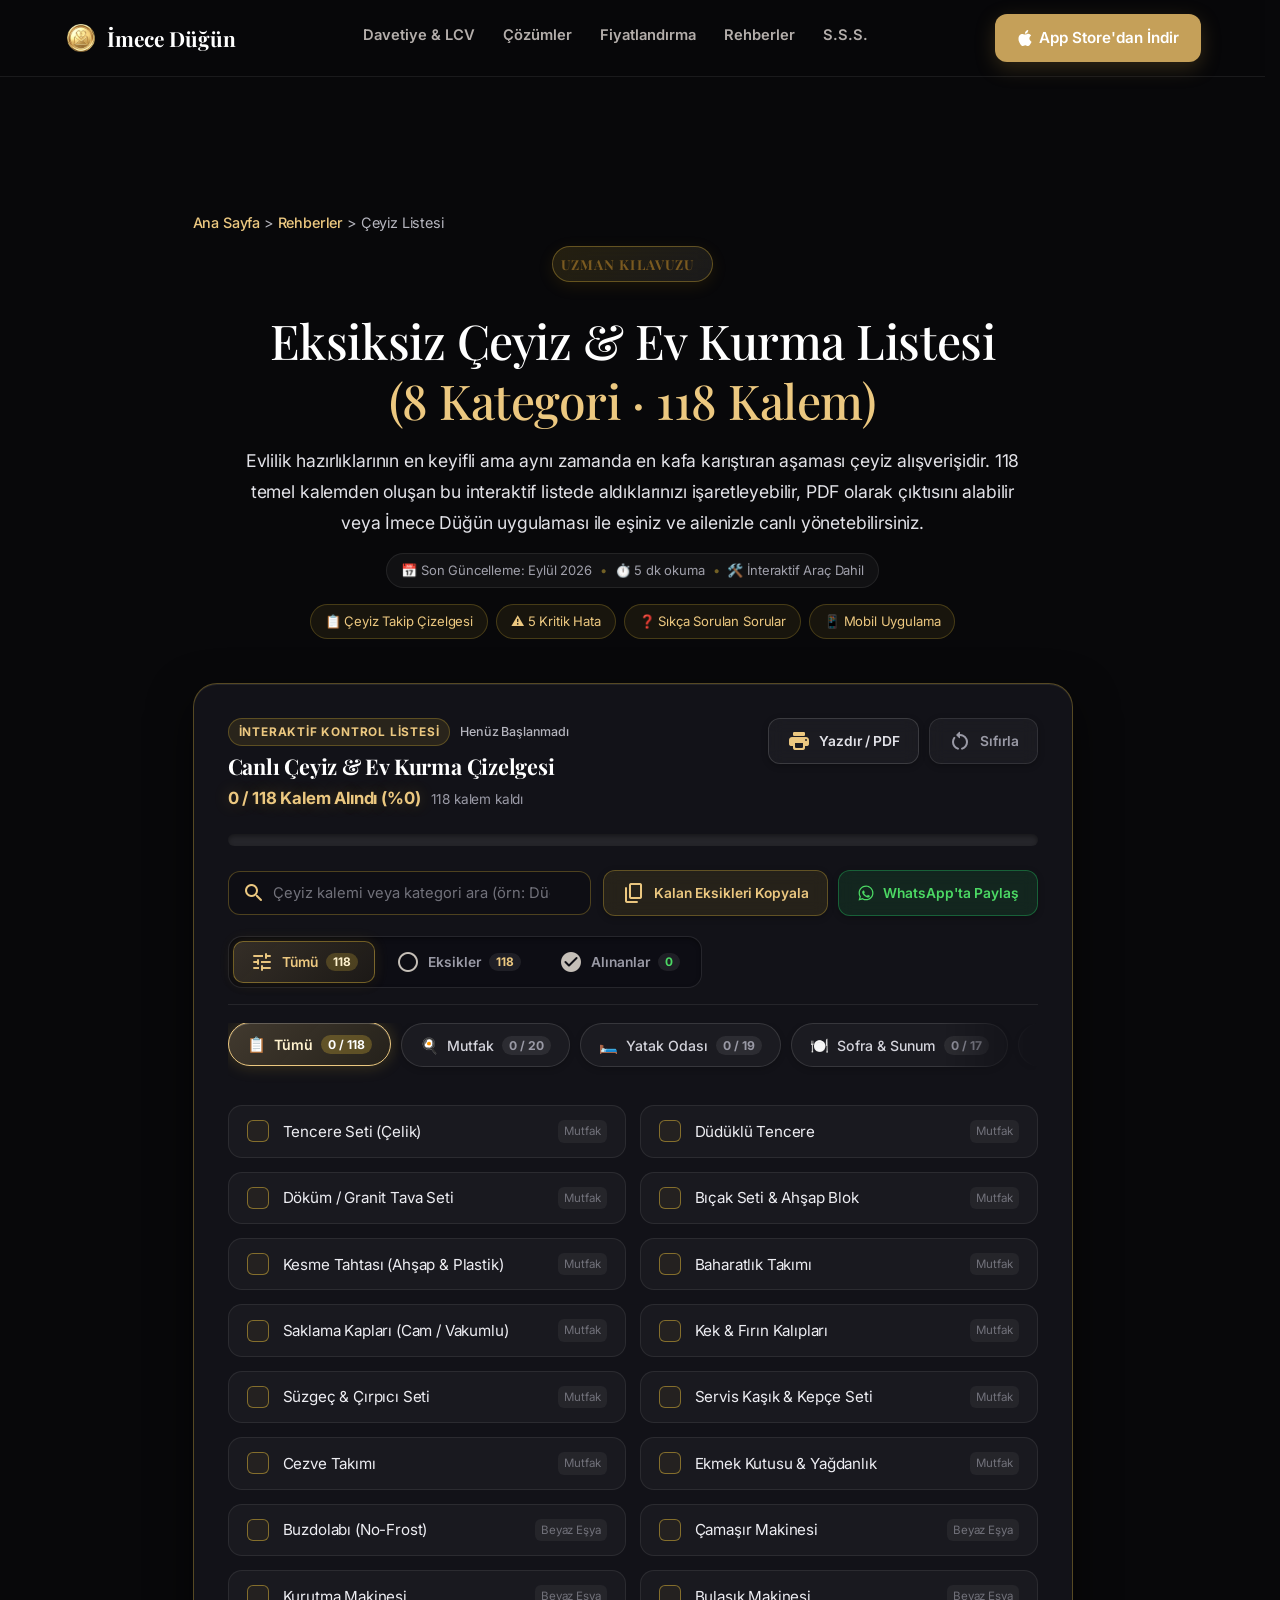
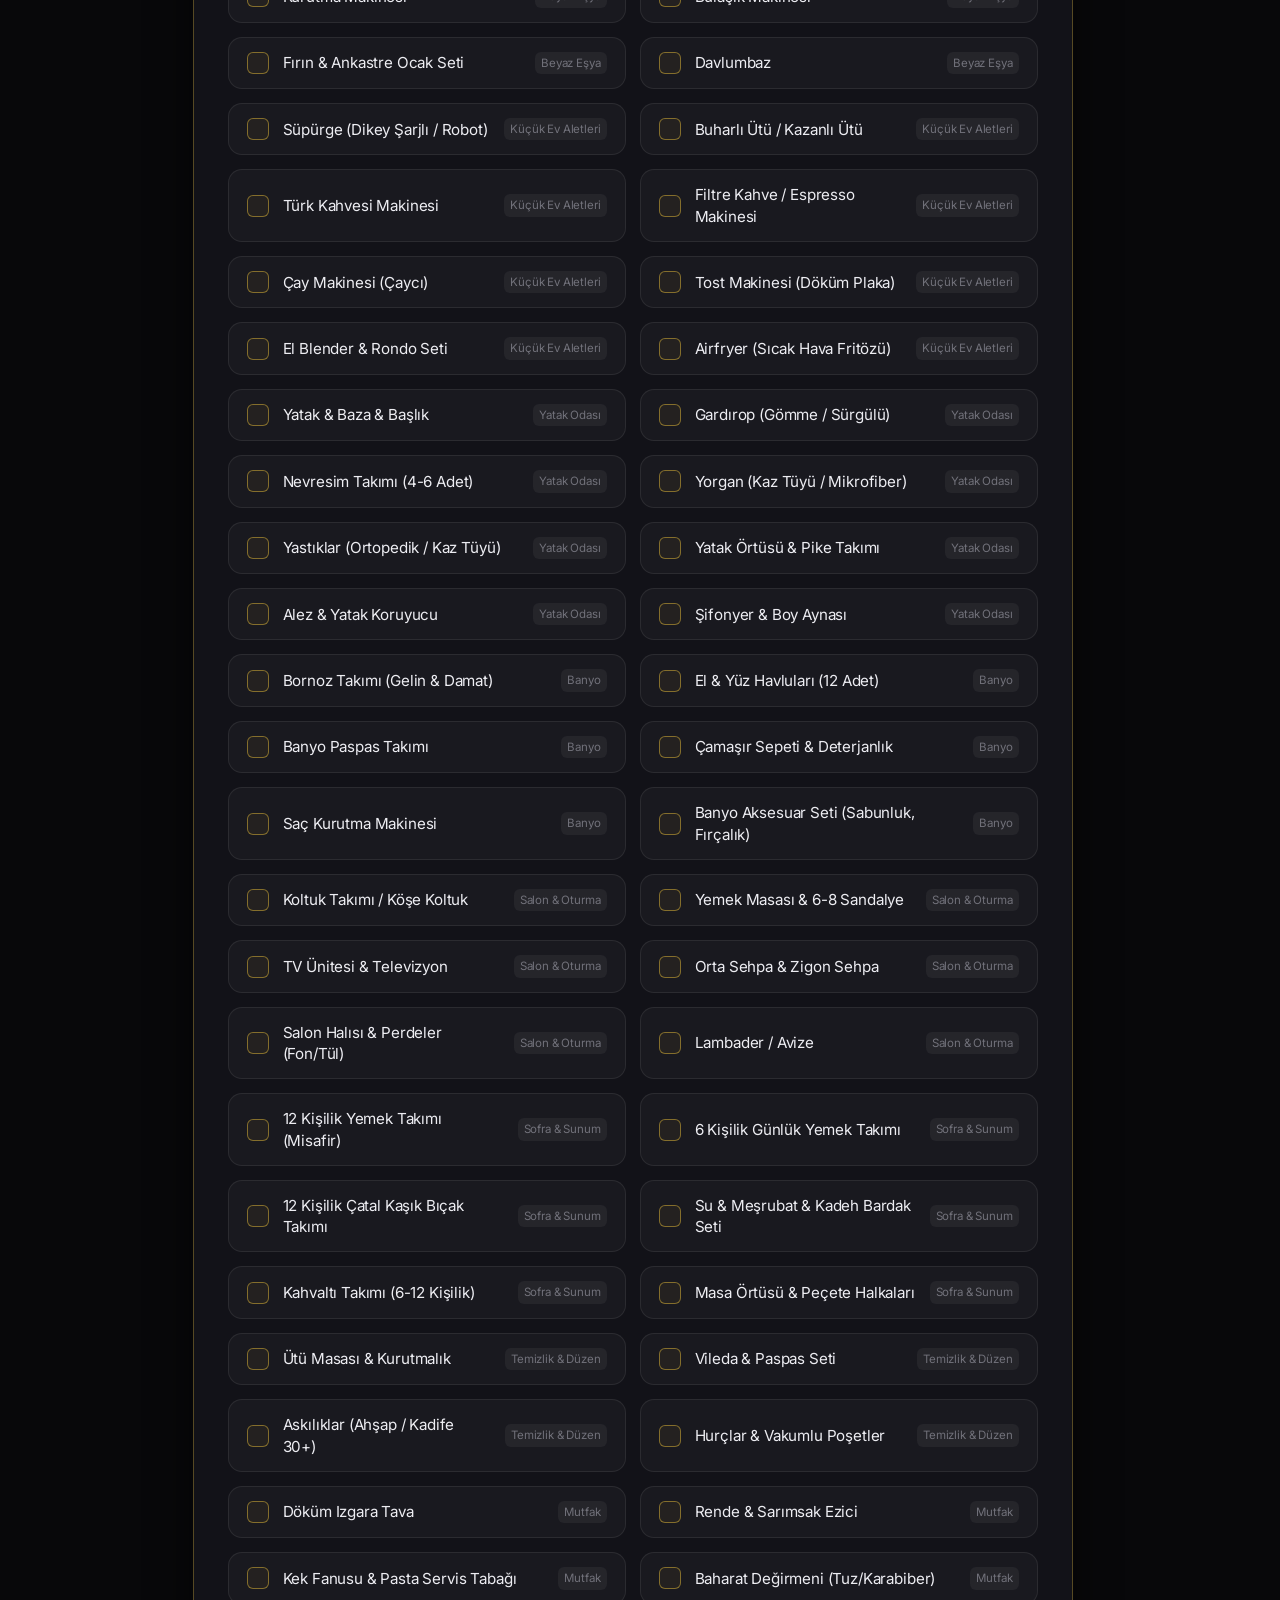
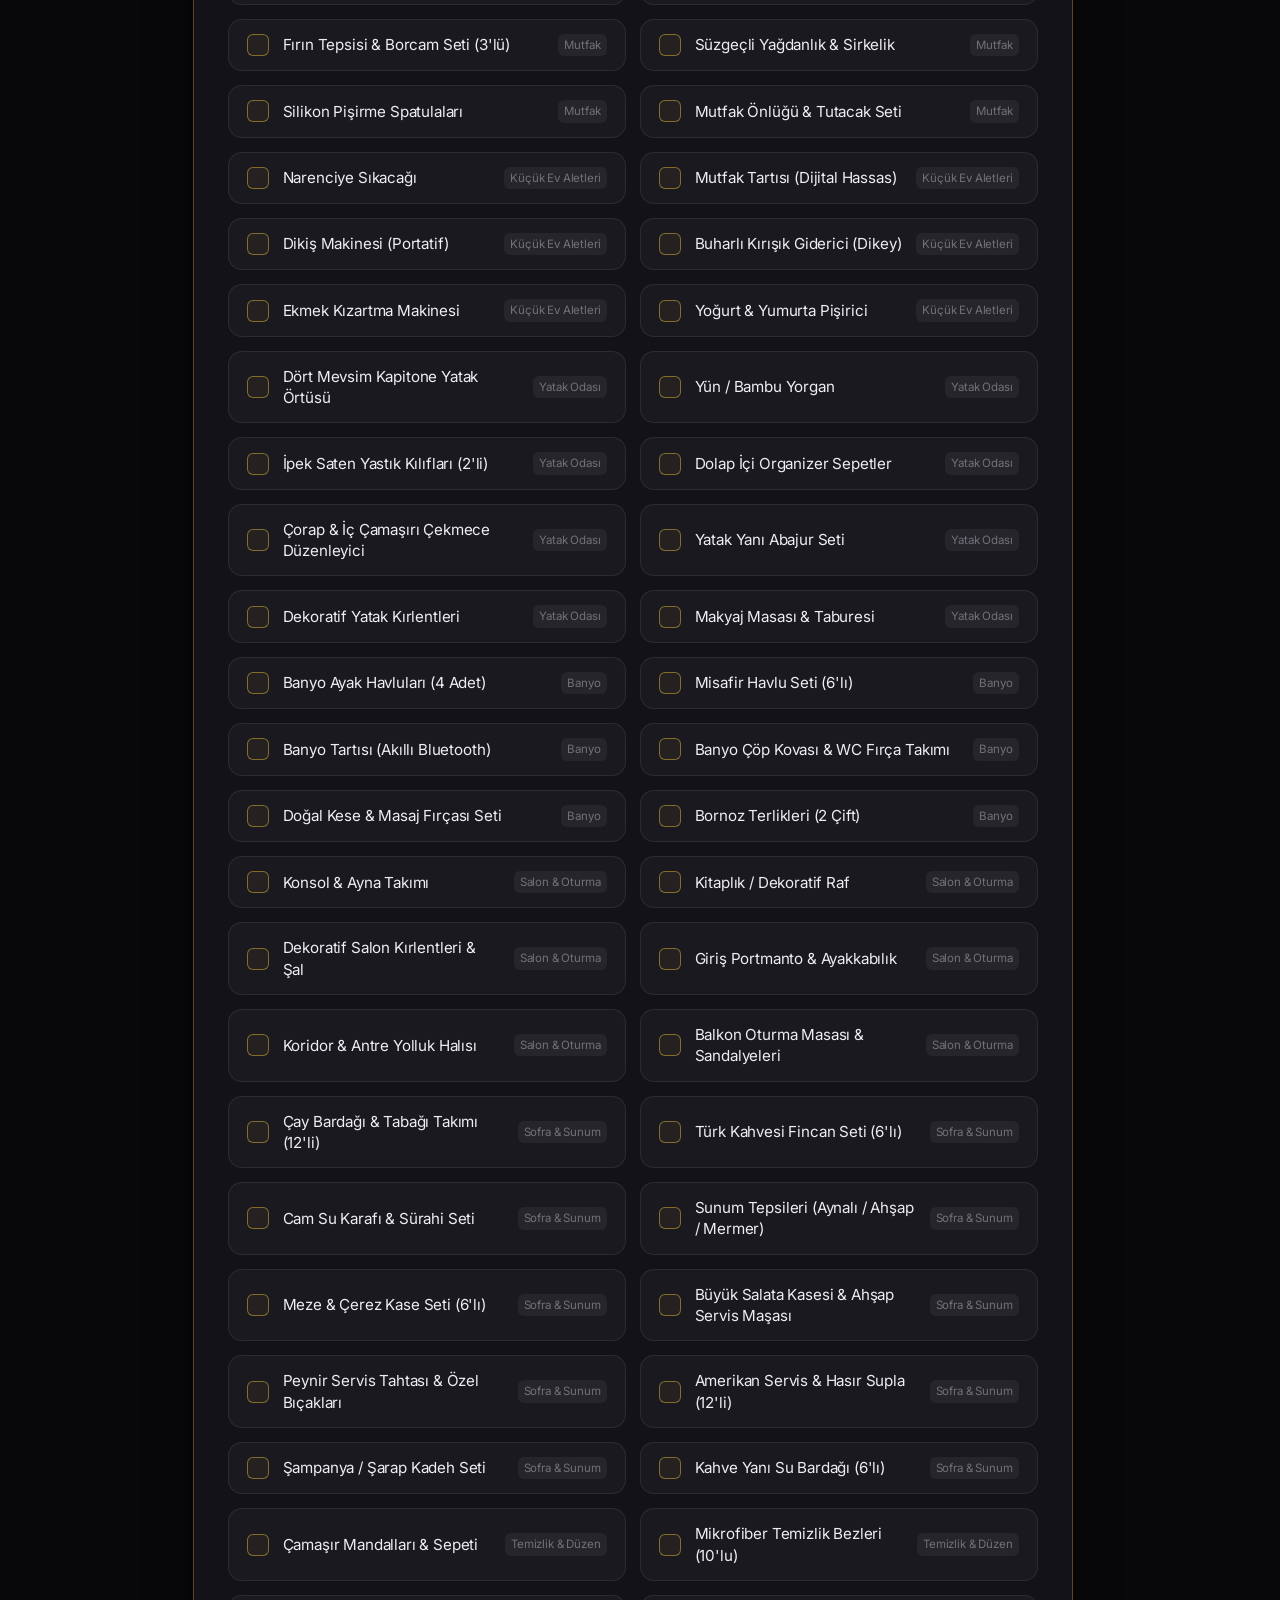
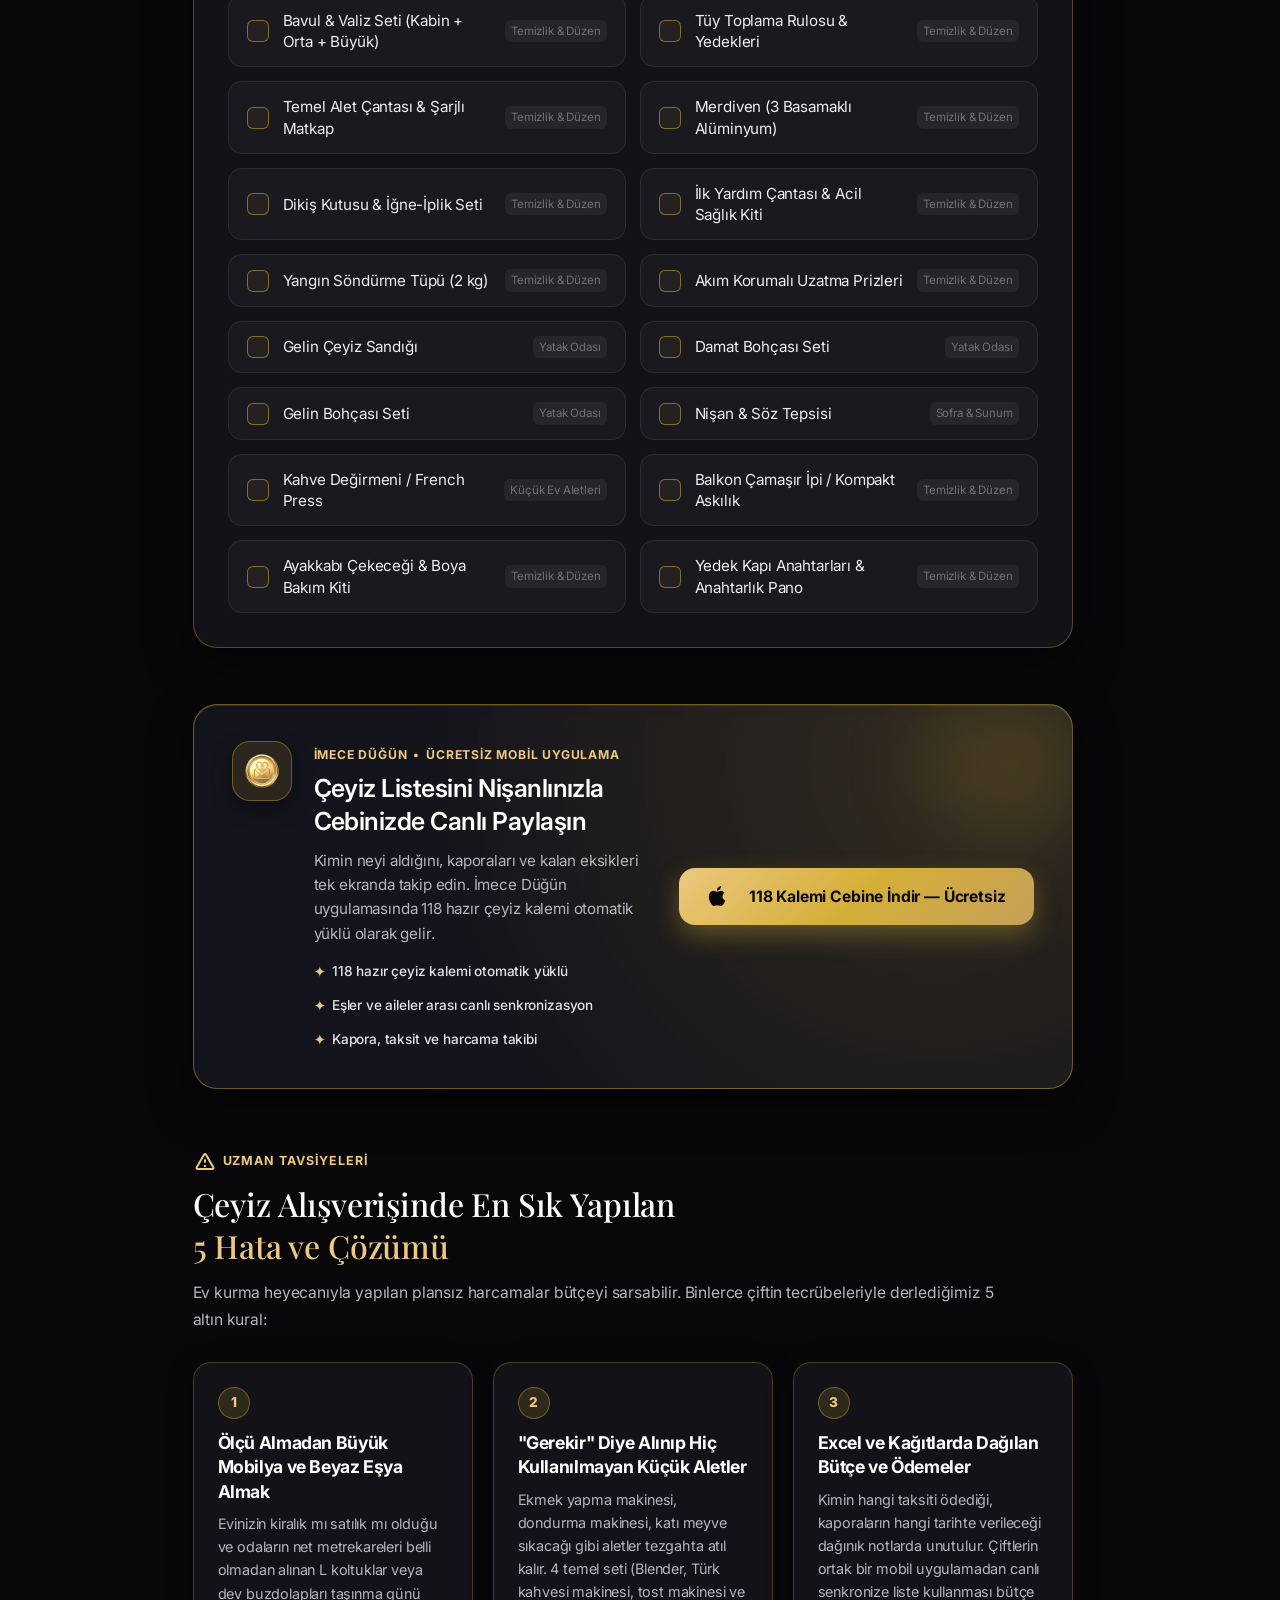
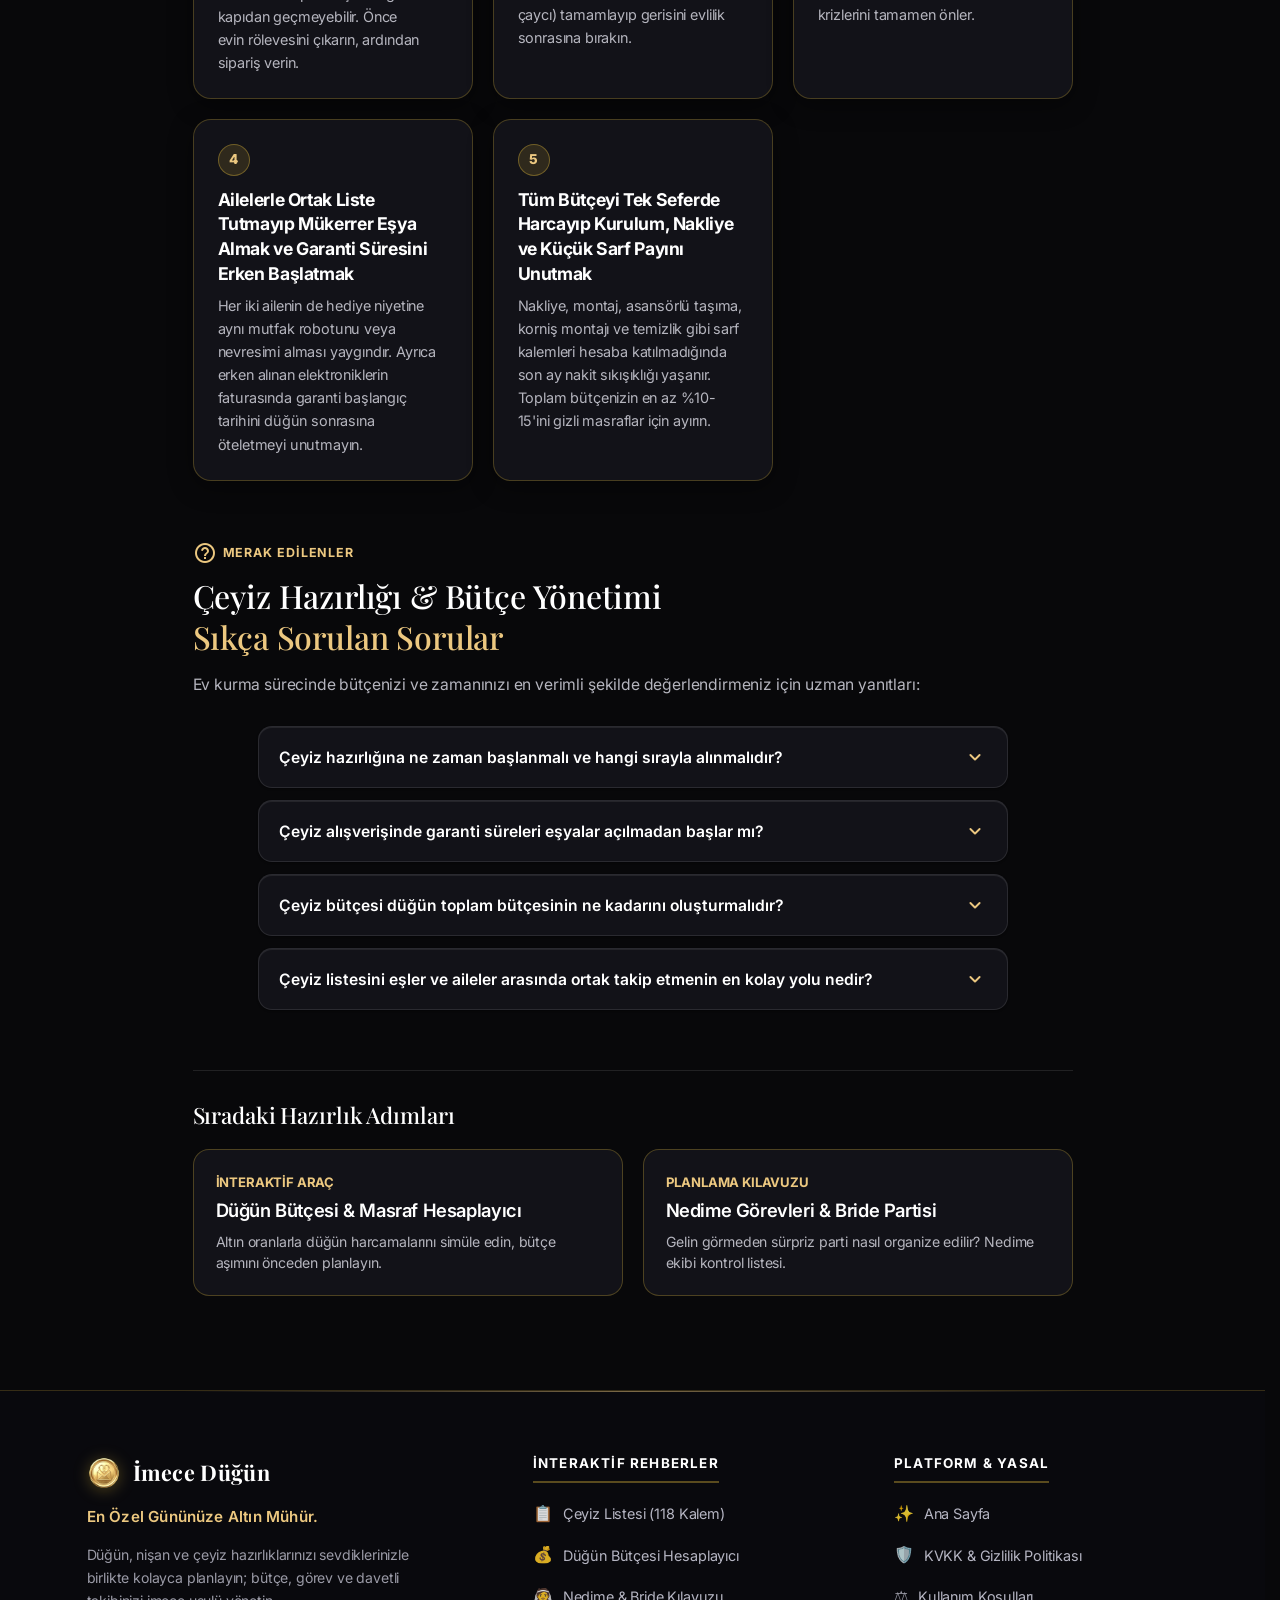
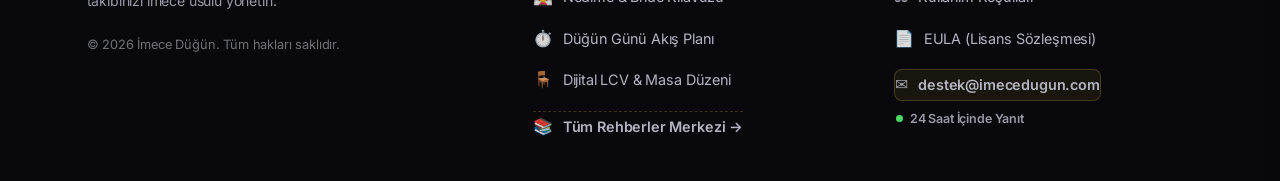
<file: rehber/ceyiz-listesi.html>
<!DOCTYPE html>
<html lang="tr">
<head>
    <meta charset="UTF-8">
    <meta name="viewport" content="width=device-width, initial-scale=1.0">
    <!-- Google tag (gtag.js) -->
    <script async src="https://www.googletagmanager.com/gtag/js?id=G-TB2CR1GVQ4"></script>
    <script>
      window.dataLayer = window.dataLayer || [];
      function gtag(){dataLayer.push(arguments);}
      gtag('consent', 'default', {
        'ad_storage': 'granted',
        'ad_user_data': 'granted',
        'ad_personalization': 'granted',
        'analytics_storage': 'granted'
      });
      gtag('js', new Date());

      gtag('config', 'G-TB2CR1GVQ4');
    </script>

    <!-- Meta Pixel Code -->
    <script>
    !function(f,b,e,v,n,t,s)
    {if(f.fbq)return;n=f.fbq=function(){n.callMethod?
    n.callMethod.apply(n,arguments):n.queue.push(arguments)};
    if(!f._fbq)f._fbq=n;n.push=n;n.loaded=!0;n.version='2.0';
    n.queue=[];t=b.createElement(e);t.async=!0;
    t.src=v;s=b.getElementsByTagName(e)[0];
    s.parentNode.insertBefore(t,s)}(window, document,'script',
    'https://connect.facebook.net/en_US/fbevents.js');
    fbq('init', '2142810199699702');
    fbq('track', 'PageView');
    </script>
    <noscript><img height="1" width="1" style="display:none"
    src="https://www.facebook.com/tr?id=2142810199699702&ev=PageView&noscript=1"
    /></noscript>
    <!-- End Meta Pixel Code -->

    <!-- Microsoft Clarity -->
    <script type="text/javascript">
        (function(c,l,a,r,i,t,y){
            c[a]=c[a]||function(){(c[a].q=c[a].q||[]).push(arguments)};
            t=l.createElement(r);t.async=1;t.src="https://www.clarity.ms/tag/"+i;
            y=l.getElementsByTagName(r)[0];y.parentNode.insertBefore(t,y);
        })(window, document, "clarity", "script", "z3a1goed2l");
    </script>


            <meta name="theme-color" content="#09090D">
    <link rel="manifest" href="/site.webmanifest">
    <meta name="description" content="Eksiksiz Çeyiz ve Ev Kurma Listesi (2026): 8 temel kategoride 118 hazır kalem. İnteraktif olarak işaretleyin, PDF çıktısı alın veya İmece Düğün uygulaması ile eşinizle birlikte canlı takip edin.">
    <meta name="keywords" content="çeyiz listesi, eksiksiz çeyiz listesi, çeyiz listesi excel, çeyiz listesi pdf 2026, düğün çeyizinde neler olur, evlilik hazırlığı çeyiz listesi">
    <title>Eksiksiz Çeyiz &amp; Ev Kurma Listesi (118 Kalem) — İmece Düğün</title>
    <link rel="canonical" href="https://imecedugun.com/rehber/ceyiz-listesi.html">

    <!-- Social & Open Graph -->
    <meta property="og:type" content="article">
    <meta property="og:locale" content="tr_TR">
    <meta property="og:title" content="Eksiksiz Çeyiz &amp; Ev Kurma Listesi (118 Kalem) — İmece Düğün">
    <meta property="og:description" content="8 kategoride 118 hazır kalemlik interaktif çeyiz kontrol listesi. PDF çıktısı alın veya uygulamada canlı takip edin.">
    <meta property="og:url" content="https://imecedugun.com/rehber/ceyiz-listesi.html">
    <meta property="og:image" content="https://imecedugun.com/assets/img/og-share-1200x630.png">
    <meta property="og:image:width" content="1200">
    <meta property="og:image:height" content="630">
    <meta property="og:image:alt" content="İmece Düğün Eksiksiz Çeyiz ve Ev Kurma Listesi">
    <meta property="og:site_name" content="İmece Düğün">
    <meta name="twitter:card" content="summary_large_image">
    <meta name="twitter:title" content="Eksiksiz Çeyiz &amp; Ev Kurma Listesi (118 Kalem) — İmece Düğün">
    <meta name="twitter:description" content="8 kategoride 118 hazır kalemlik interaktif çeyiz kontrol listesi. PDF çıktısı alın veya uygulamada canlı takip edin.">
    <meta name="twitter:image" content="https://imecedugun.com/assets/img/og-share-1200x630.png">

    <!-- Fonts & Icons -->
    <link rel="preconnect" href="https://fonts.googleapis.com">
    <link rel="preconnect" href="https://fonts.gstatic.com" crossorigin>
    <link href="https://fonts.googleapis.com/css2?family=Inter:wght@300;400;500;600;700&family=Playfair+Display:ital,wght@0,400..900;1,400..900&display=swap" rel="stylesheet">
    <link href="https://fonts.googleapis.com/icon?family=Material+Icons+Round&display=swap" rel="stylesheet">
        <!-- Favicon & Tab Icons (100% Guaranteed Transparent, Zero White Background) -->
    <link rel="icon" type="image/svg+xml" href="/favicon.svg?v=20260911_v7">
    <link rel="icon" type="image/svg+xml" href="/seal-favicon.svg?v=20260911_v7">
    <link rel="icon" type="image/png" sizes="32x32" href="[data-uri]">
    <link rel="icon" type="image/png" sizes="16x16" href="[data-uri]">
    <link rel="icon" type="image/png" sizes="32x32" href="/seal-favicon-32.png?v=20260911_v7">
    <link rel="icon" type="image/png" sizes="16x16" href="/seal-favicon-16.png?v=20260911_v7">
    <link rel="icon" type="image/png" sizes="48x48" href="/seal-favicon-48.png?v=20260911_v7">
    <link rel="icon" type="image/png" sizes="96x96" href="/seal-favicon-96.png?v=20260911_v7">
    <link rel="icon" type="image/png" sizes="192x192" href="/favicon-192x192.png?v=20260911_v7">
    <link rel="shortcut icon" href="/favicon.ico?v=20260911_v7" type="image/x-icon">
    <link rel="apple-touch-icon" sizes="180x180" href="/apple-touch-icon.png?v=20260911_v7">
    <link rel="mask-icon" href="/safari-pinned-tab.svg?v=20260911_v7" color="#C59B27">
    <script>
      (function(){
        try {
          var u = "[data-uri]";
          var l = document.querySelector("link[rel*='icon']:not([type='image/svg+xml'])");
          if (!l) {
            l = document.createElement("link");
            l.rel = "icon";
            document.head.appendChild(l);
          }
          l.type = "image/png";
          l.sizes = "32x32";
          l.href = u;
        } catch(e){}
      })();
    </script>
<!-- Stylesheets -->
    <link rel="stylesheet" href="../tokens.css?v=42.0">
    <link rel="stylesheet" href="../style.css?v=42.0">
    <link rel="stylesheet" href="../refresh.css?v=42.0">

    <style>
@layer base {
    html, body {
                font-family: 'Inter', system-ui, -apple-system, BlinkMacSystemFont, sans-serif;
                margin: 0;
                padding: 0;
            }
            /* Luxury Modern Footer */
            footer.luxury-footer {
                position: relative;
                overflow: hidden;
            }
            .luxury-footer-divider {
                position: absolute;
                top: 0;
                left: 50%;
                transform: translateX(-50%);
                width: 80%;
                max-width: 900px;
                height: 1px;
                background: linear-gradient(90deg, transparent 0%, rgba(236, 200, 128, 0.5) 50%, transparent 100%);
            }
            footer.luxury-footer .footer-logo-img {
                filter: drop-shadow(0 2px 8px rgba(212, 175, 55, 0.35));
            }
            footer.luxury-footer .footer-platform-badge .badge-dot {
                animation: pulse-live 2.5s infinite ease-in-out;
            }
            @keyframes pulse-live {
                0%, 100% { opacity: 1; transform: scale(1); }
                50% { opacity: 0.5; transform: scale(0.85); }
            }
            /* Aha-Moment Web-to-App Bridge Toast */
            .aha-bridge-toast {
                position: fixed;
                bottom: 24px;
                right: 24px;
                max-width: 360px;
                background: rgba(18, 18, 24, 0.96);
                border: 1px solid rgba(212, 175, 55, 0.45);
                border-radius: 18px;
                padding: 16px 20px;
                box-shadow: 0 16px 40px rgba(0, 0, 0, 0.75), 0 0 24px rgba(212, 175, 55, 0.2);
                backdrop-filter: blur(16px);
                -webkit-backdrop-filter: blur(16px);
                z-index: 9999;
                display: flex;
                align-items: flex-start;
                gap: 14px;
                transform: translateY(140%);
                opacity: 0;
                pointer-events: none;
                transition: all 0.35s cubic-bezier(0.16, 1, 0.3, 1);
            }
            .aha-bridge-toast.is-visible {
                transform: translateY(0);
                opacity: 1;
                pointer-events: auto;
            }
            .aha-toast-icon {
                width: 36px;
                height: 36px;
                object-fit: contain;
                flex-shrink: 0;
                filter: drop-shadow(0 2px 8px rgba(212, 175, 55, 0.4));
            }
            .aha-toast-content {
                flex: 1;
            }
            .aha-toast-title {
                color: #FFFFFF;
                font-size: 0.94rem;
                font-weight: 700;
                margin: 0 0 4px;
                font-family: var(--font-header, 'Playfair Display', serif);
            }
            .aha-toast-desc {
                color: #B5B5BE;
                font-size: 0.82rem;
                line-height: 1.45;
                margin: 0 0 10px;
            }
            .aha-toast-btn {
                display: inline-flex;
                align-items: center;
                gap: 6px;
                background: linear-gradient(135deg, #ECC880 0%, #D4AF37 100%);
                font-weight: 700;
                font-size: 0.8rem;
                padding: 6px 14px;
                border-radius: 10px;
                text-decoration: none;
                box-shadow: 0 4px 12px rgba(212, 175, 55, 0.35);
                transition: transform 0.2s ease;
            }
            .aha-toast-btn:hover {
                transform: translateX(3px);
                background: linear-gradient(135deg, #FFF0CA 0%, #ECC880 100%);
            }
            .aha-toast-close {
                background: transparent;
                border: none;
                color: #71717A;
                font-size: 16px;
                cursor: pointer;
                padding: 0;
                line-height: 1;
                transition: color 0.2s;
                min-width: 44px;
                min-height: 44px;
                display: inline-flex;
                align-items: center;
                justify-content: center;
            }
            .aha-toast-close:hover {
                color: #FFFFFF;
            }
            @media (max-width: 600px) {
                .aha-bridge-toast {
                    left: 16px;
                    right: 16px;
                    bottom: 84px;
                    max-width: none;
                }
            }
            .guide-article {
                max-width: 920px;
                margin: 0 auto;
                padding: 110px 20px 70px;
            }
            .breadcrumb-nav {
                padding: 24px 0 12px;
                font-size: 0.9rem;
                color: #B5B5BE;
            }
            .breadcrumb-nav a {
                color: #ECC880;
                text-decoration: none;
                font-weight: 500;
            }
            .guide-header {
                text-align: center;
                margin-bottom: 44px;
            }
            .guide-title {
                font-family: var(--font-header, 'Playfair Display', serif);
                font-size: clamp(2.1rem, 3.8vw, 3rem);
                color: #FFFFFF;
                margin: 16px 0;
                line-height: 1.25;
                letter-spacing: -0.01em;
            }
            .guide-lead {
                font-size: 1.1rem;
                color: #E2E2E8;
                line-height: 1.75;
                max-width: 780px;
                margin: 0 auto;
            }

            /* Skip to Content Link */
            .skip-link {
                position: absolute;
                top: -120px;
                left: 16px;
                background: linear-gradient(135deg, #ECC880, #D4AF37);
                padding: 12px 20px;
                border-radius: 10px;
                font-weight: 700;
                font-size: 0.9rem;
                z-index: 10000;
                text-decoration: none;
                box-shadow: 0 4px 20px rgba(0, 0, 0, 0.8);
                transition: top 0.2s ease;
            }
            .skip-link:focus {
                top: 16px;
            }

            /* Editorial Info Strip & ToC Chips */
            .guide-meta-strip {
                display: inline-flex;
                align-items: center;
                justify-content: center;
                gap: 8px;
                flex-wrap: wrap;
                background: rgba(255, 255, 255, 0.04);
                border: 1px solid rgba(255, 255, 255, 0.08);
                border-radius: 20px;
                padding: 6px 14px;
                font-size: 0.82rem;
                color: #A0A0AB;
                margin: 14px auto 0;
            }
            .guide-meta-strip .meta-dot {
                color: rgba(212, 175, 55, 0.5);
            }
            .guide-toc-nav {
                display: flex;
                justify-content: center;
                gap: 8px;
                flex-wrap: wrap;
                margin: 16px auto 0;
                max-width: 820px;
            }
            .toc-chip {
                display: inline-flex;
                align-items: center;
                gap: 6px;
                background: rgba(212, 175, 55, 0.08);
                border: 1px solid rgba(212, 175, 55, 0.25);
                border-radius: 20px;
                padding: 6px 14px;
                font-size: 0.82rem;
                color: #ECC880;
                text-decoration: none;
                transition: all 0.2s ease;
            }
            .toc-chip:hover {
                background: rgba(212, 175, 55, 0.18);
                border-color: #ECC880;
                color: #FFF2CE;
                transform: translateY(-1px);
            }

            /* Interactive Checklist Tracker - Luxury Dark Theme */
            .ceyiz-tracker-card {
                background: #121218;
                border: 1px solid rgba(212, 175, 55, 0.35);
                border-radius: 24px;
                padding: 34px;
                margin: 36px 0 52px;
                box-shadow: 0 16px 44px rgba(0, 0, 0, 0.6), inset 0 1px 0 rgba(255, 255, 255, 0.08);
                position: relative;
            }
            .tracker-header {
                display: flex;
                align-items: flex-start;
                justify-content: space-between;
                flex-wrap: wrap;
                gap: 20px;
                margin-bottom: 22px;
            }
            .tracker-header-info {
                flex: 1;
                min-width: 260px;
            }
            .tracker-badge-row {
                display: flex;
                align-items: center;
                gap: 10px;
                margin-bottom: 8px;
                flex-wrap: wrap;
            }
            .tracker-status-tag {
                font-size: 0.74rem;
                font-weight: 700;
                letter-spacing: 0.8px;
                text-transform: uppercase;
                color: #ECC880;
                background: rgba(212, 175, 55, 0.12);
                border: 1px solid rgba(212, 175, 55, 0.3);
                padding: 4px 10px;
                border-radius: 20px;
            }
            .tracker-milestone-tag {
                font-size: 0.78rem;
                color: #B5B5BE;
                font-weight: 500;
            }
            .tracker-title {
                color: #FFFFFF;
                margin: 0 0 6px;
                font-size: 1.35rem;
                font-family: var(--font-header, 'Playfair Display', serif);
                font-weight: 700;
                letter-spacing: -0.01em;
            }
            .tracker-stats-summary {
                display: flex;
                align-items: baseline;
                gap: 10px;
                flex-wrap: wrap;
            }
            .tracker-stats-val {
                color: #ECC880;
                font-size: 1.05rem;
                font-weight: 700;
                text-shadow: 0 0 16px rgba(212, 175, 55, 0.3);
            }
            .tracker-stats-sub {
                color: #9A9AA6;
                font-size: 0.85rem;
            }

            .tracker-top-actions {
                display: flex;
                align-items: center;
                gap: 10px;
                flex-wrap: wrap;
            }

            /* Action Buttons */
            .ceyiz-action-btn {
                display: inline-flex;
                align-items: center;
                justify-content: center;
                gap: 8px;
                background: rgba(255, 255, 255, 0.04);
                border: 1px solid rgba(255, 255, 255, 0.14);
                color: #E2E2E8;
                padding: 10px 18px;
                min-height: 44px;
                border-radius: 12px;
                font-size: 0.86rem;
                font-weight: 600;
                cursor: pointer;
                transition: all 0.24s cubic-bezier(0.16, 1, 0.3, 1);
                user-select: none;
                outline: none;
                backdrop-filter: blur(8px);
                -webkit-backdrop-filter: blur(8px);
                box-shadow: 0 2px 6px rgba(0, 0, 0, 0.25);
                font-family: inherit;
                text-decoration: none;
            }
            .ceyiz-action-btn .material-icons-round {
                font-size: 18px;
                color: #ECC880;
                transition: transform 0.2s ease;
            }
            .ceyiz-action-btn:hover {
                background: rgba(212, 175, 55, 0.12);
                border-color: rgba(212, 175, 55, 0.45);
                color: #FFFFFF;
                transform: translateY(-2px);
                box-shadow: 0 6px 16px rgba(0, 0, 0, 0.35), 0 0 12px rgba(212, 175, 55, 0.15);
            }
            .ceyiz-action-btn:hover .material-icons-round {
                transform: scale(1.1);
            }
            .ceyiz-action-btn:active {
                transform: scale(0.97);
            }

            .ceyiz-reset-btn {
                color: #9A9AA6;
                border-color: rgba(255, 255, 255, 0.1);
            }
            .ceyiz-reset-btn .material-icons-round {
                color: #9A9AA6;
            }
            .ceyiz-reset-btn:hover {
                border-color: rgba(235, 87, 87, 0.4);
                color: #FF8080;
                background: rgba(235, 87, 87, 0.08);
            }
            .ceyiz-reset-btn:hover .material-icons-round {
                color: #FF8080;
            }

            .ceyiz-copy-btn {
                background: rgba(212, 175, 55, 0.1);
                border-color: rgba(212, 175, 55, 0.35);
                color: #ECC880;
            }
            .ceyiz-copy-btn:hover {
                background: linear-gradient(135deg, rgba(236, 200, 128, 0.22) 0%, rgba(212, 175, 55, 0.12) 100%);
                border-color: #ECC880;
            }

            .ceyiz-whatsapp-btn {
                background: rgba(37, 211, 102, 0.1);
                border-color: rgba(37, 211, 102, 0.35);
                color: #4cd964;
            }
            .ceyiz-whatsapp-btn svg {
                fill: #4cd964;
                transition: transform 0.2s ease;
            }
            .ceyiz-whatsapp-btn:hover {
                background: rgba(37, 211, 102, 0.18);
                border-color: #25D366;
                color: #FFFFFF;
                box-shadow: 0 6px 16px rgba(0, 0, 0, 0.35), 0 0 14px rgba(37, 211, 102, 0.25);
            }
            .ceyiz-whatsapp-btn:hover svg {
                transform: scale(1.12);
                fill: #FFFFFF;
            }

            /* Progress Bar */
            .tracker-progress-bar {
                background: rgba(255, 255, 255, 0.08);
                height: 12px;
                border-radius: 8px;
                overflow: hidden;
                margin: 14px 0 24px;
                position: relative;
                box-shadow: inset 0 2px 4px rgba(0, 0, 0, 0.4);
            }
            .tracker-progress-fill {
                background: linear-gradient(90deg, #ECC880, #D4AF37, #ECC880);
                background-size: 200% 100%;
                height: 100%;
                width: 0%;
                transition: width 0.38s cubic-bezier(0.16, 1, 0.3, 1);
                box-shadow: 0 0 16px rgba(212, 175, 55, 0.6);
                border-radius: 8px;
                animation: shimmer-progress 3s infinite linear;
            }
            @keyframes shimmer-progress {
                0% { background-position: 100% 0; }
                100% { background-position: -100% 0; }
            }

            /* Tools Bar: Search & Quick Share */
            .ceyiz-tools-bar {
                display: flex;
                gap: 12px;
                margin: 0 0 20px;
                flex-wrap: wrap;
                align-items: center;
            }
            .ceyiz-search-box {
                position: relative;
                flex: 1;
                min-width: 260px;
            }
            .ceyiz-search-box .search-icon {
                position: absolute;
                left: 14px;
                top: 50%;
                transform: translateY(-50%);
                color: #ECC880;
                font-size: 20px;
                pointer-events: none;
            }
            .ceyiz-search-box input {
                width: 100%;
                background: #0E0E14;
                border: 1px solid rgba(212, 175, 55, 0.32);
                border-radius: 12px;
                padding: 12px 40px 12px 44px;
                color: #FFFFFF;
                font-size: 0.92rem;
                outline: none;
                font-family: inherit;
                min-height: 44px;
                transition: all 0.22s ease;
                box-sizing: border-box;
            }
            .ceyiz-search-box input:focus {
                border-color: #ECC880;
                background: #14141E;
                box-shadow: 0 0 16px rgba(212, 175, 55, 0.22);
            }
            .ceyiz-search-box input::placeholder {
                color: #71717A;
            }
            .clear-search-btn {
                position: absolute;
                right: 12px;
                top: 50%;
                transform: translateY(-50%);
                background: rgba(255, 255, 255, 0.08);
                border: none;
                border-radius: 50%;
                width: 24px;
                height: 24px;
                display: flex;
                align-items: center;
                justify-content: center;
                color: #B5B5BE;
                cursor: pointer;
                padding: 0;
                transition: all 0.2s ease;
            }
            .clear-search-btn:hover {
                background: rgba(255, 255, 255, 0.18);
                color: #FFFFFF;
            }
            .clear-search-btn .material-icons-round {
                font-size: 15px;
            }
            .ceyiz-share-actions {
                display: flex;
                gap: 10px;
                flex-wrap: wrap;
            }

            /* Status Filter Switcher */
            .ceyiz-filter-control-bar {
                margin: 0 0 18px;
                padding-bottom: 16px;
                border-bottom: 1px solid rgba(255, 255, 255, 0.08);
            }
            .ceyiz-segmented-control {
                display: inline-flex;
                background: rgba(14, 14, 20, 0.85);
                border: 1px solid rgba(255, 255, 255, 0.1);
                border-radius: 14px;
                padding: 4px;
                gap: 4px;
                box-shadow: inset 0 2px 4px rgba(0, 0, 0, 0.4);
                flex-wrap: wrap;
            }
            .ceyiz-status-tab {
                display: inline-flex;
                align-items: center;
                gap: 8px;
                background: transparent;
                border: 1px solid transparent;
                color: #9A9AA6;
                padding: 8px 16px;
                min-height: 40px;
                border-radius: 10px;
                font-size: 0.86rem;
                font-weight: 600;
                cursor: pointer;
                transition: all 0.22s cubic-bezier(0.16, 1, 0.3, 1);
                user-select: none;
                white-space: nowrap;
                outline: none;
                font-family: inherit;
            }
            .ceyiz-status-tab .tab-icon {
                font-size: 17px;
                opacity: 0.8;
                transition: transform 0.2s ease;
            }
            .ceyiz-status-tab:hover {
                color: #FFFFFF;
                background: rgba(255, 255, 255, 0.04);
            }
            .ceyiz-status-tab.active {
                background: linear-gradient(135deg, rgba(236, 200, 128, 0.18) 0%, rgba(212, 175, 55, 0.08) 100%);
                border: 1px solid rgba(212, 175, 55, 0.45);
                color: #ECC880;
                box-shadow: 0 2px 8px rgba(0, 0, 0, 0.35), 0 0 14px rgba(212, 175, 55, 0.15);
            }
            .ceyiz-status-tab.active .tab-icon {
                opacity: 1;
                color: #ECC880;
            }
            .status-count-badge {
                font-size: 0.74rem;
                padding: 2px 7px;
                border-radius: 10px;
                background: rgba(255, 255, 255, 0.08);
                color: #D4D4DC;
                font-weight: 700;
            }
            .ceyiz-status-tab.active .status-count-badge {
                background: rgba(212, 175, 55, 0.25);
                color: #FFF2CE;
            }
            .status-count-badge.badge-pending {
                color: #ECC880;
            }
            .status-count-badge.badge-completed {
                color: #4cd964;
            }

            /* Category Filter Pills */
            .category-pills {
                display: flex;
                gap: 10px;
                overflow-x: auto;
                padding-bottom: 16px;
                margin-bottom: 22px;
                scrollbar-width: none;
                -ms-overflow-style: none;
                -webkit-overflow-scrolling: touch;
                mask-image: linear-gradient(to right, black 88%, transparent 100%);
                -webkit-mask-image: linear-gradient(to right, black 88%, transparent 100%);
            }
            .category-pills::-webkit-scrollbar {
                display: none;
            }
            .cat-pill {
                display: inline-flex;
                align-items: center;
                gap: 8px;
                padding: 9px 18px;
                min-height: 44px;
                border-radius: 30px;
                font-size: 0.88rem;
                font-weight: 500;
                cursor: pointer;
                white-space: nowrap;
                transition: all 0.24s cubic-bezier(0.16, 1, 0.3, 1);
                backdrop-filter: blur(8px);
                -webkit-backdrop-filter: blur(8px);
                user-select: none;
                outline: none;
                box-shadow: 0 2px 6px rgba(0, 0, 0, 0.2);
                font-family: inherit;
            }
            .cat-pill .cat-icon {
                font-size: 0.95rem;
                line-height: 1;
            }
            .cat-pill .pill-count {
                font-size: 0.76rem;
                padding: 2px 7px;
                border-radius: 12px;
                background: rgba(255, 255, 255, 0.08);
                color: #9A9AA6;
                font-weight: 700;
                transition: all 0.2s ease;
            }
            .cat-pill:hover {
                transform: translateY(-1px);
                box-shadow: 0 4px 14px rgba(0, 0, 0, 0.35), 0 0 12px rgba(212, 175, 55, 0.12);
            }
            .cat-pill:hover .pill-count {
                background: rgba(212, 175, 55, 0.18);
                color: #ECC880;
            }
            .cat-pill.active {
                font-weight: 600;
                transform: translateY(-1px);
            }
            .cat-pill.active .pill-count {
                background: rgba(212, 175, 55, 0.3);
                color: #FFFFFF;
            }

            /* Filter status feedback banner */
            .filter-status-hint {
                display: flex;
                align-items: center;
                justify-content: space-between;
                background: rgba(212, 175, 55, 0.08);
                border: 1px solid rgba(212, 175, 55, 0.25);
                border-radius: 12px;
                padding: 8px 16px;
                margin-bottom: 18px;
                font-size: 0.85rem;
                color: #E2E2E8;
            }
            .filter-status-hint button {
                background: transparent;
                border: none;
                color: #ECC880;
                text-decoration: underline;
                cursor: pointer;
                font-size: 0.82rem;
                font-weight: 600;
                padding: 0;
            }

            /* Checklist Grid & Items */
            .checklist-grid {
                display: grid;
                grid-template-columns: repeat(auto-fill, minmax(280px, 1fr));
                gap: 14px;
            }
            .check-item {
                background: rgba(255, 255, 255, 0.03);
                border: 1px solid rgba(255, 255, 255, 0.08);
                border-radius: 14px;
                padding: 14px 18px;
                min-height: 52px;
                display: flex;
                align-items: center;
                gap: 14px;
                cursor: pointer;
                transition: all 0.22s cubic-bezier(0.16, 1, 0.3, 1);
                user-select: none;
                color: #EDEDF2;
                font-size: 0.95rem;
                box-sizing: border-box;
                outline: none;
            }
            .check-item:hover {
                background: rgba(255, 255, 255, 0.07);
                border-color: rgba(212, 175, 55, 0.45);
                transform: translateY(-2px);
                box-shadow: 0 4px 14px rgba(0, 0, 0, 0.3);
            }
            .check-item:focus-visible {
                border-color: #ECC880;
                box-shadow: 0 0 0 2px rgba(212, 175, 55, 0.5);
            }
            .check-item.done {
                background: rgba(212, 175, 55, 0.06);
                border-color: rgba(212, 175, 55, 0.3);
                color: #9A9AA6;
            }
            .check-item.done .item-text {
                text-decoration: line-through;
                opacity: 0.85;
            }
            .check-item .item-text {
                flex: 1;
                line-height: 1.4;
            }
            .check-item .item-category-tag {
                font-size: 0.72rem;
                color: #71717A;
                background: rgba(255, 255, 255, 0.05);
                padding: 2px 6px;
                border-radius: 6px;
                margin-left: auto;
                white-space: nowrap;
                display: none;
            }
            .show-cat-tags .check-item .item-category-tag {
                display: inline-block;
            }

            .check-box {
                width: 22px;
                height: 22px;
                border-radius: 6px;
                border: 1.5px solid rgba(212, 175, 55, 0.55);
                display: flex;
                align-items: center;
                justify-content: center;
                flex-shrink: 0;
                color: #08080A;
                background: rgba(212, 175, 55, 0.06);
                transition: all 0.2s ease;
            }
            .check-box svg {
                width: 14px;
                height: 14px;
                stroke: #08080A;
                stroke-width: 3;
                fill: none;
                stroke-linecap: round;
                stroke-linejoin: round;
                opacity: 0;
                transform: scale(0.5);
                transition: all 0.2s cubic-bezier(0.16, 1, 0.3, 1);
            }
            .check-item.done .check-box {
                background: linear-gradient(135deg, #ECC880, #D4AF37);
                border-color: #ECC880;
                box-shadow: 0 0 10px rgba(212, 175, 55, 0.45);
            }
            .check-item.done .check-box svg {
                opacity: 1;
                transform: scale(1);
            }

            /* In-page Feedback Notification Toast */
            .ceyiz-feedback-toast {
                position: fixed;
                top: 24px;
                left: 50%;
                transform: translateX(-50%) translateY(-100px);
                background: rgba(18, 18, 24, 0.96);
                border: 1px solid rgba(212, 175, 55, 0.5);
                border-radius: 14px;
                padding: 12px 22px;
                color: #FFFFFF;
                font-size: 0.92rem;
                font-weight: 600;
                box-shadow: 0 12px 36px rgba(0, 0, 0, 0.8), 0 0 20px rgba(212, 175, 55, 0.25);
                backdrop-filter: blur(16px);
                -webkit-backdrop-filter: blur(16px);
                z-index: 10000;
                display: flex;
                align-items: center;
                gap: 10px;
                opacity: 0;
                pointer-events: none;
                transition: all 0.3s cubic-bezier(0.16, 1, 0.3, 1);
            }
            .ceyiz-feedback-toast.is-shown {
                transform: translateX(-50%) translateY(0);
                opacity: 1;
                pointer-events: auto;
            }
            .ceyiz-feedback-toast .toast-icon {
                color: #ECC880;
                font-size: 20px;
            }

            @media (max-width: 767px) {
                .ceyiz-tracker-card {
                    padding: 22px 16px;
                    border-radius: 18px;
                }
                .tracker-title {
                    font-size: 1.2rem;
                }
                .tracker-top-actions {
                    width: 100%;
                    justify-content: flex-start;
                }
                .tracker-top-actions .ceyiz-action-btn {
                    flex: 1;
                }
                .ceyiz-tools-bar {
                    flex-direction: column;
                    align-items: stretch;
                }
                .ceyiz-search-box {
                    width: 100%;
                    min-width: 0;
                }
                .ceyiz-share-actions {
                    width: 100%;
                }
                .ceyiz-share-actions .ceyiz-action-btn {
                    flex: 1;
                }
                .ceyiz-segmented-control {
                    width: 100%;
                }
                .ceyiz-status-tab {
                    flex: 1;
                    justify-content: center;
                    padding: 8px 10px;
                    font-size: 0.82rem;
                }
                .checklist-grid {
                    grid-template-columns: 1fr;
                }
            }

            @media (max-width: 480px) {
                .ceyiz-status-tab {
                    padding: 8px 6px;
                    font-size: 0.78rem;
                    gap: 4px;
                }
                .ceyiz-status-tab .tab-icon {
                    font-size: 15px;
                }
                .status-count-badge {
                    padding: 2px 5px;
                    font-size: 0.7rem;
                }
            }

            /* Floating Sticky Progress Pill for Mobile */
            .mobile-sticky-progress-pill {
                display: none;
            }
            @media (max-width: 767px) {
                .mobile-sticky-progress-pill {
                    display: flex;
                    flex-direction: column;
                    gap: 8px;
                    position: fixed;
                    bottom: 16px;
                    left: 16px;
                    right: 16px;
                    z-index: 95;
                    background: rgba(18, 18, 24, 0.88);
                    backdrop-filter: blur(16px);
                    -webkit-backdrop-filter: blur(16px);
                    border: 1px solid rgba(212, 175, 55, 0.38);
                    border-radius: 18px;
                    padding: 11px 16px;
                    box-shadow: 0 10px 30px rgba(0, 0, 0, 0.65), 0 0 18px rgba(212, 175, 55, 0.15);
                    transform: translateY(120%);
                    opacity: 0;
                    pointer-events: none;
                    transition: transform 0.3s cubic-bezier(0.16, 1, 0.3, 1), opacity 0.3s ease;
                }
                .mobile-sticky-progress-pill.is-visible {
                    transform: translateY(0);
                    opacity: 1;
                    pointer-events: auto;
                }
                .sticky-progress-info {
                    display: flex;
                    align-items: center;
                    justify-content: space-between;
                }
                .sticky-progress-label {
                    color: #FFFFFF;
                    font-size: 0.84rem;
                    font-weight: 600;
                    display: inline-flex;
                    align-items: center;
                    gap: 6px;
                }
                .sticky-progress-badge {
                    color: #FFF2CE;
                    background: rgba(212, 175, 55, 0.22);
                    border: 1px solid rgba(212, 175, 55, 0.45);
                    padding: 3px 9px;
                    border-radius: 12px;
                    font-size: 0.75rem;
                    font-weight: 700;
                    letter-spacing: 0.2px;
                }
                .sticky-progress-bar-wrap {
                    height: 6px;
                    background: rgba(255, 255, 255, 0.1);
                    border-radius: 6px;
                    overflow: hidden;
                }
                .sticky-progress-fill {
                    height: 100%;
                    width: 0%;
                    background: linear-gradient(90deg, #ECC880, #D4AF37);
                    border-radius: 6px;
                    transition: width 0.38s cubic-bezier(0.16, 1, 0.3, 1);
                    box-shadow: 0 0 10px rgba(212, 175, 55, 0.5);
                }
            }

            /* Luxury App Bridge Banner */
            .app-bridge-box {
                position: relative;
                background: radial-gradient(circle at 85% 15%, rgba(236, 200, 128, 0.18) 0%, rgba(20, 20, 28, 0.98) 65%);
                border: 1px solid rgba(212, 175, 55, 0.45);
                border-radius: 24px;
                padding: 36px 38px;
                margin: 56px 0 32px;
                box-shadow: 0 16px 40px rgba(0, 0, 0, 0.6), inset 0 1px 0 rgba(255, 255, 255, 0.1);
                display: flex;
                align-items: center;
                justify-content: space-between;
                gap: 32px;
                overflow: hidden;
            }
            .app-bridge-box::before {
                content: '';
                position: absolute;
                right: -50px;
                top: -50px;
                width: 220px;
                height: 220px;
                background: radial-gradient(circle, rgba(212, 175, 55, 0.25) 0%, transparent 70%);
                filter: blur(40px);
                pointer-events: none;
            }
            .app-bridge-left {
                display: flex;
                align-items: flex-start;
                gap: 22px;
                flex: 1;
                min-width: 280px;
                z-index: 1;
            }
            .app-bridge-seal {
                width: 60px;
                height: 60px;
                border-radius: 18px;
                background: rgba(212, 175, 55, 0.12);
                border: 1px solid rgba(212, 175, 55, 0.4);
                display: flex;
                align-items: center;
                justify-content: center;
                flex-shrink: 0;
                box-shadow: 0 8px 20px rgba(0, 0, 0, 0.4);
            }
            .app-bridge-seal img {
                width: 38px;
                height: 38px;
                object-fit: contain;
            }
            .app-bridge-tag {
                display: inline-flex;
                align-items: center;
                gap: 6px;
                color: #ECC880;
                font-size: 0.76rem;
                font-weight: 700;
                text-transform: uppercase;
                letter-spacing: 0.8px;
                margin-bottom: 8px;
            }
            .app-bridge-tag span.stars {
                color: #FFD700;
                letter-spacing: 1px;
            }
            .app-bridge-text h4 {
                font-family: var(--font-header, 'Playfair Display', serif);
                color: #FFFFFF;
                font-size: 1.45rem;
                line-height: 1.3;
                margin: 0 0 10px;
            }
            .app-bridge-text p {
                color: #B5B5BE;
                font-size: 0.95rem;
                margin: 0 0 14px;
                line-height: 1.6;
                max-width: 520px;
            }
            .app-bridge-features {
                display: flex;
                flex-wrap: wrap;
                gap: 10px 18px;
                margin: 0;
                padding: 0;
                list-style: none;
            }
            .app-bridge-features li {
                display: flex;
                align-items: center;
                gap: 6px;
                color: #E2E2E8;
                font-size: 0.85rem;
                font-weight: 500;
            }
            .app-bridge-features li span {
                color: #ECC880;
                font-size: 15px;
            }
            .app-bridge-cta-wrap {
                flex-shrink: 0;
                z-index: 1;
            }
            .btn-luxury-appstore {
                display: inline-flex;
                align-items: center;
                justify-content: center;
                gap: 12px;
                background: linear-gradient(135deg, #ECC880 0%, #D4AF37 50%, #C5A059 100%);
                font-weight: 700;
                font-size: 0.98rem;
                padding: 16px 28px;
                border-radius: 16px;
                text-decoration: none;
                box-shadow: 0 10px 24px rgba(212, 175, 55, 0.35);
                transition: all 0.25s ease;
                white-space: normal;
                text-align: center;
                max-width: 100%;
            }
            .btn-luxury-appstore:hover {
                transform: translateY(-2px);
                box-shadow: 0 14px 32px rgba(212, 175, 55, 0.55);
                background: linear-gradient(135deg, #FFF0CA 0%, #ECC880 50%, #D4AF37 100%);
            }
            @media (max-width: 820px) {
                .app-bridge-box {
                    flex-direction: column;
                    align-items: stretch;
                    padding: 26px 20px;
                    gap: 22px;
                }
                .app-bridge-left {
                    flex-direction: column;
                    gap: 14px;
                }
                .app-bridge-cta-wrap {
                    width: 100%;
                }
                .btn-luxury-appstore {
                    width: 100%;
                    padding: 15px 20px;
                    font-size: 0.95rem;
                }
            }

            /* Editorial Sections & Golden Rules */
            .editorial-section {
                margin: 60px 0;
                position: relative;
            }
            .editorial-badge {
                display: inline-flex;
                align-items: center;
                gap: 6px;
                color: #ECC880;
                font-size: 0.78rem;
                font-weight: 700;
                text-transform: uppercase;
                letter-spacing: 0.9px;
                margin-bottom: 10px;
            }
            .editorial-title {
                font-family: var(--font-header, 'Playfair Display', serif);
                font-size: clamp(1.6rem, 2.5vw, 2.1rem);
                color: #FFFFFF;
                margin: 0 0 14px;
                line-height: 1.3;
            }
            .editorial-lead {
                font-size: 0.98rem;
                color: #B5B5BE;
                line-height: 1.7;
                margin-bottom: 28px;
                max-width: 820px;
            }
            .golden-rules-grid {
                display: grid;
                grid-template-columns: repeat(auto-fit, minmax(280px, 1fr));
                gap: 20px;
            }
            .golden-rule-card {
                background: #121218;
                border: 1px solid rgba(212, 175, 55, 0.28);
                border-radius: 18px;
                padding: 24px;
                position: relative;
                transition: all 0.25s ease;
                box-shadow: 0 6px 24px rgba(0, 0, 0, 0.4);
            }
            .golden-rule-card:hover {
                transform: translateY(-3px);
                border-color: rgba(212, 175, 55, 0.55);
                box-shadow: 0 10px 32px rgba(0, 0, 0, 0.55), 0 0 16px rgba(212, 175, 55, 0.15);
            }
            .golden-rule-num {
                display: inline-flex;
                align-items: center;
                justify-content: center;
                width: 32px;
                height: 32px;
                border-radius: 50%;
                background: rgba(212, 175, 55, 0.15);
                border: 1px solid rgba(212, 175, 55, 0.4);
                color: #ECC880;
                font-weight: 800;
                font-size: 0.85rem;
                margin-bottom: 12px;
            }
            .golden-rule-card h3, .golden-rule-card h4 {
                color: #FFFFFF;
                font-size: 1.1rem;
                margin: 0 0 8px;
                line-height: 1.4;
                font-family: inherit;
                font-weight: 700;
            }
            .golden-rule-card p {
                color: #B5B5BE;
                font-size: 0.9rem;
                line-height: 1.6;
                margin: 0;
            }

            /* FAQ Accordion */
            .faq-accordion {
                display: flex;
                flex-direction: column;
                gap: 12px;
            }
            .faq-item {
                background: #121218;
                border: 1px solid rgba(255, 255, 255, 0.1);
                border-radius: 14px;
                overflow: hidden;
                transition: border-color 0.2s ease;
            }
            .faq-item:hover, .faq-item.is-open {
                border-color: rgba(212, 175, 55, 0.4);
            }
            .faq-question {
                width: 100%;
                padding: 18px 20px;
                background: transparent;
                border: none;
                text-align: left;
                color: #FFFFFF;
                font-size: 0.98rem;
                font-weight: 600;
                display: flex;
                justify-content: space-between;
                align-items: center;
                cursor: pointer;
                font-family: inherit;
                gap: 12px;
            }
            .faq-icon {
                color: #ECC880;
                font-size: 20px;
                transition: transform 0.25s ease;
                flex-shrink: 0;
            }
            .faq-item.is-open .faq-icon {
                transform: rotate(180deg);
            }
            .faq-answer {
                padding: 0 20px 18px;
                color: #B5B5BE;
                font-size: 0.92rem;
                line-height: 1.65;
                display: none;
            }
            .faq-item.is-open .faq-answer {
                display: block;
            }

            /* Print Style */
}

/* overrides: eski öncelikli bildirimler; base katmanını ezer, kaynak sırası korunur. */
@layer overrides {
    html, body {
                background-color: #08080A;
                color: #FFFFFF;
            }
            .navbar {
                background: rgba(8, 8, 10, 0.92);
                backdrop-filter: blur(20px);
                border-bottom: 1px solid rgba(255, 255, 255, 0.08);
            }
            .navbar .nav-links a {
                color: #E2E2E8;
            }
            .navbar .nav-links a:hover {
                color: #ECC880;
            }
            footer.luxury-footer {
                background: #09090D;
                border-top: 1px solid rgba(212, 175, 55, 0.22);
                padding: 64px 0 40px;
            }
            footer.luxury-footer .footer-container {
                display: grid;
                grid-template-columns: 1.4fr 1.1fr 1fr;
                gap: 48px;
                align-items: flex-start;
                max-width: 1140px;
                margin: 0 auto;
                padding: 0 24px;
            }
            footer.luxury-footer .footer-brand {
                display: flex;
                flex-direction: column;
                gap: 14px;
            }
            footer.luxury-footer .footer-brand .logo {
                display: flex;
                align-items: center;
                gap: 12px;
                text-decoration: none;
            }
            footer.luxury-footer .footer-logo-img {
                width: 34px;
                height: 34px;
                object-fit: contain;
            }
            footer.luxury-footer .footer-brand .logo-text {
                font-family: var(--font-header, 'Playfair Display', serif);
                color: #FFFFFF;
                font-size: 1.35rem;
                font-weight: 700;
                letter-spacing: 0.3px;
            }
            footer.luxury-footer .footer-slogan {
                color: #ECC880;
                font-size: 0.95rem;
                font-weight: 600;
                letter-spacing: 0.2px;
                margin: 0;
            }
            footer.luxury-footer .footer-desc {
                color: #9A9AA6;
                font-size: 0.88rem;
                line-height: 1.65;
                margin: 0;
                max-width: 360px;
            }
            footer.luxury-footer .footer-platform-badge {
                display: inline-flex;
                align-items: center;
                gap: 8px;
                background: rgba(212, 175, 55, 0.08);
                border: 1px solid rgba(212, 175, 55, 0.28);
                padding: 6px 14px;
                border-radius: 20px;
                width: fit-content;
                color: #ECC880;
                font-size: 0.8rem;
                font-weight: 600;
                margin-top: 2px;
            }
            footer.luxury-footer .footer-platform-badge .badge-dot {
                width: 7px;
                height: 7px;
                border-radius: 50%;
                background: #4cd964;
                box-shadow: 0 0 8px #4cd964;
                display: inline-block;
            }
            footer.luxury-footer .footer-legal-copy {
                color: #71717A;
                font-size: 0.8rem;
                margin-top: 8px;
            }
            footer.luxury-footer .footer-nav-col {
                display: flex;
                flex-direction: column;
                gap: 16px;
            }
            footer.luxury-footer .footer-heading {
                color: #FFFFFF;
                font-size: 0.84rem;
                font-weight: 700;
                text-transform: uppercase;
                letter-spacing: 1.2px;
                margin: 0;
                padding-bottom: 8px;
                border-bottom: 2px solid rgba(212, 175, 55, 0.4);
                display: inline-block;
                width: fit-content;
            }
            footer.luxury-footer .footer-link-list {
                list-style: none;
                padding: 0;
                margin: 0;
                display: flex;
                flex-direction: column;
                gap: 12px;
            }
            footer.luxury-footer .footer-link-list li {
                margin: 0;
                padding: 0;
            }
            footer.luxury-footer .footer-link-list a {
                color: #B5B5C2;
                font-size: 0.9rem;
                text-decoration: none;
                display: inline-flex;
                align-items: center;
                gap: 10px;
                transition: all 0.22s cubic-bezier(0.16, 1, 0.3, 1);
                padding: 2px 0;
            }
            footer.luxury-footer .footer-link-list a:hover {
                color: #ECC880;
                transform: translateX(5px);
                text-shadow: 0 0 10px rgba(236, 200, 128, 0.35);
            }
            footer.luxury-footer .footer-icon {
                font-size: 1rem;
                opacity: 0.85;
                display: inline-block;
                transition: transform 0.2s ease;
                flex-shrink: 0;
            }
            footer.luxury-footer .footer-link-list a:hover .footer-icon {
                transform: scale(1.22);
            }
            footer.luxury-footer .all-guides-link {
                color: #ECC880;
                font-weight: 600;
                margin-top: 4px;
                padding-top: 6px;
                border-top: 1px dashed rgba(212, 175, 55, 0.25);
            }
            footer.luxury-footer .all-guides-link:hover {
                color: #FFF2CE;
            }
            footer.luxury-footer .support-mail-link {
                color: #ECC880;
                font-weight: 600;
                background: rgba(212, 175, 55, 0.08);
                border: 1px solid rgba(212, 175, 55, 0.24);
                padding: 6px 12px;
                border-radius: 8px;
                margin-top: 4px;
                width: fit-content;
            }
            footer.luxury-footer .support-mail-link:hover {
                background: rgba(212, 175, 55, 0.16);
                border-color: rgba(212, 175, 55, 0.45);
                color: #FFF2CE;
                transform: translateX(4px);
            }
            @media (max-width: 900px) {
                footer.luxury-footer .footer-container {
                    grid-template-columns: 1fr 1fr;
                    gap: 36px;
                }
                footer.luxury-footer .footer-brand {
                    grid-column: span 2;
                }
            }
            @media (max-width: 600px) {
                footer.luxury-footer {
                    padding: 48px 0 32px;
                }
                footer.luxury-footer .footer-container {
                    grid-template-columns: 1fr;
                    gap: 32px;
                }
                footer.luxury-footer .footer-brand {
                    grid-column: span 1;
                }
                footer.luxury-footer .footer-desc {
                    max-width: 100%;
                }
            }
            .aha-toast-btn {
                color: #08080A;
            }
            .guide-article {
                background-color: #08080A;
            }
            .skip-link {
                color: #08080A;
            }
            .ceyiz-reset-btn.is-confirming {
                background: rgba(235, 87, 87, 0.18);
                border-color: #EB5757;
                color: #FFFFFF;
                box-shadow: 0 0 14px rgba(235, 87, 87, 0.3);
            }
            .ceyiz-reset-btn.is-confirming .material-icons-round {
                color: #EB5757;
            }
            .cat-pill {
                background: rgba(255, 255, 255, 0.04);
                border: 1px solid rgba(255, 255, 255, 0.12);
                color: #D4D4DC;
            }
            .cat-pill:hover {
                background: rgba(212, 175, 55, 0.09);
                border-color: rgba(212, 175, 55, 0.4);
                color: #FFFFFF;
            }
            .cat-pill.active {
                background: linear-gradient(135deg, rgba(236, 200, 128, 0.22) 0%, rgba(212, 175, 55, 0.1) 100%);
                border-color: #ECC880;
                color: #FFF2CE;
                box-shadow: 0 0 16px rgba(212, 175, 55, 0.25), inset 0 1px 0 rgba(255, 255, 255, 0.2);
            }

            @media (max-width: 480px) {
                .tracker-header-info {
                    min-width: 0;
                }
                .app-bridge-left {
                    min-width: 0;
                }
            }
            .btn-luxury-appstore {
                color: #08080A;
            }
            @media print {
                body { background: #fff; color: #000; }
                .navbar, .app-bridge-box, footer, .tracker-top-actions, .category-pills, .ceyiz-tools-bar, .ceyiz-filter-control-bar, .filter-status-hint, .ceyiz-feedback-toast, .aha-bridge-toast, .mobile-sticky-progress-pill, .guide-meta-strip, .guide-toc-nav, .faq-accordion { display: none; }
                .ceyiz-tracker-card { border: none; box-shadow: none; padding: 0; background: transparent; }
                .check-item { border: 1px solid #ddd; color: #000; background: #fff; }
                .check-item.done { text-decoration: line-through; color: #777; }
            }
}
    /* Bu sayfanın eski satır içi stilleri: inline katmanı base'i ezer, overrides'a yenilir (style özniteliğiyle aynı öncelik). */
    @layer inline {
        .g-1 { width: 32px; height: 32px; object-fit: contain; margin-right: 10px; }
        .g-2 { color: var(--gold, #C5A059); font-weight: 600; }
        .g-3 { vertical-align: -2px; margin-right: 6px; }
        .g-4 { display: flex; align-items: center; justify-content: space-between; margin-bottom: 20px; padding-bottom: 14px; border-bottom: 1px solid rgba(255, 255, 255, 0.1); }
        .g-5 { display: flex; align-items: center; gap: 10px; }
        .g-6 { width: 28px; height: 28px; object-fit: contain; }
        .g-7 { font-weight: 700; color: #fff; font-size: 1.05rem; }
        .g-8 { background: none; border: none; color: #ECC880; font-size: 28px; cursor: pointer; padding: 0; line-height: 1; min-width: 44px; min-height: 44px; display: inline-flex; align-items: center; justify-content: center; }
        .g-9 { margin: 14px 0 8px; padding-top: 14px; border-top: 1px solid rgba(255, 255, 255, 0.08); font-size: 0.75rem; text-transform: uppercase; letter-spacing: 1px; color: #ECC880; font-weight: 700; }
        .g-10 { margin-top: 20px; }
        .g-11 { display: inline-flex; align-items: center; gap: 8px; margin-bottom: 12px; }
        .g-12 { flex-shrink: 0; }
        .g-13 { font-size: 16px; color: #ECC880; }
        .g-14 { font-size: 16px; }
        .g-15 { margin: 48px 0 24px; padding-top: 32px; border-top: 1px solid rgba(255, 255, 255, 0.1); }
        .g-16 { color: #FFFFFF; font-family: var(--font-header, 'Playfair Display', serif); font-size: 1.4rem; margin-bottom: 20px; }
        .g-17 { display: grid; grid-template-columns: repeat(auto-fit, minmax(280px, 1fr)); gap: 20px; }
        .g-18 { background: #121218; border: 1px solid rgba(212, 175, 55, 0.3); border-radius: 16px; padding: 22px; text-decoration: none; display: block; transition: all 0.25s ease; }
        .g-19 { color: #ECC880; font-size: 0.82rem; font-weight: 700; text-transform: uppercase; margin-bottom: 6px; }
        .g-20 { color: #FFFFFF; font-size: 1.15rem; margin: 0 0 8px; }
        .g-21 { color: #B5B5BE; font-size: 0.88rem; margin: 0; line-height: 1.5; }
        .g-22 { margin-top: 8px; display: inline-flex; align-items: center; gap: 7px; font-size: 0.78rem; font-weight: 600; color: #9A9AA6; }
        .g-23 { width: 7px; height: 7px; border-radius: 50%; background: #4cd964; display: inline-block; }
    }

    </style>

    <!-- Schema.org Article, HowTo, FAQPage & Breadcrumb -->
    <script type="application/ld+json">
    {
      "@context": "https://schema.org",
      "@type": "Article",
      "headline": "Eksiksiz Çeyiz & Ev Kurma Listesi (118 Kalem)",
      "description": "8 kategoride 118 hazır kalemlik çeyiz kontrol listesi. Mutfaktan yatak odasına, beyaz eşyadan küçük ev aletlerine kadar tam rehber.",
      "image": "https://imecedugun.com/assets/img/og-share-1200x630.png",
      "inLanguage": "tr",
      "mainEntityOfPage": "https://imecedugun.com/rehber/ceyiz-listesi.html",
      "author": {
        "@type": "Organization",
        "name": "İmece Düğün"
      },
      "publisher": {
        "@type": "Organization",
        "name": "İmece Düğün",
        "logo": {
          "@type": "ImageObject",
          "url": "https://imecedugun.com/assets/img/logo_wax_seal_96.png"
        }
      },
      "datePublished": "2026-09-02T09:00:00+03:00",
      "dateModified": "2026-09-14T09:00:00+03:00"
    }
    </script>
    <script type="application/ld+json">
    {
      "@context": "https://schema.org",
      "@type": "HowTo",
      "name": "Eksiksiz Çeyiz Listesi Nasıl Hazırlanır?",
      "description": "8 temel kategoride 118 kalemlik çeyiz hazırlığını bütçe aşımı ve mükerrer alışveriş olmadan planlama adımları.",
      "inLanguage": "tr",
      "step": [
        {
          "@type": "HowToStep",
          "position": 1,
          "name": "Ev Ölçülerini ve Planını Netleştirin",
          "text": "Mobilya ve beyaz eşya siparişinden önce odaların net ölçülerini ve kapı geçiş genişliklerini belirleyin."
        },
        {
          "@type": "HowToStep",
          "position": 2,
          "name": "Temel Mutfak ve Küçük Ev Aletlerini Seçin",
          "text": "Tencere setleri, yemek takımları ve günlük kullanılan 4 temel aleti (blender, kahve makinesi, tost makinesi, çaycı) öncelikle tamamlayın."
        },
        {
          "@type": "HowToStep",
          "position": 3,
          "name": "Tekstil ve Yatak Odası İhtiyaçlarını Listeleyin",
          "text": "Yatak ölçüsüne uygun nevresim, alez, yorgan ve banyo havlu setlerini belirleyin."
        },
        {
          "@type": "HowToStep",
          "position": 4,
          "name": "Ortak Listeyi İmece Düğün ile Canlı Yönetin",
          "text": "Eşinizle aynı listeyi senkronize ederek mükerrer harcamaları ve kaporaları anlık takip edin."
        }
      ]
    }
    </script>
    <script type="application/ld+json">
    {
      "@context": "https://schema.org",
      "@type": "FAQPage",
      "mainEntity": [
        {
          "@type": "Question",
          "name": "Çeyiz hazırlığına ne zaman başlanmalı ve hangi sırayla alınmalıdır?",
          "acceptedAnswer": {
            "@type": "Answer",
            "text": "Düğün tarihinden en az 6-9 ay önce başlanması önerilir. İlk olarak teslimat ve montaj süresi uzun olan beyaz eşya ve mobilyalar (ölçüler netleştikten sonra) planlanmalı; ardından mutfak temel gereçleri, tekstil ve küçük ev aletleri tamamlanmalıdır."
          }
        },
        {
          "@type": "Question",
          "name": "Çeyiz alışverişinde garanti süreleri eşyalar açılmadan başlar mı?",
          "acceptedAnswer": {
            "@type": "Answer",
            "text": "Çoğu beyaz eşya ve büyük elektronik markasında, satın alma anında faturaya 'Düğün / Çeyizlik İleri Teslimat' notu düşürülerek veya yetkili servise ilk kurulum yaptırıldığı tarihte garanti süresi başlatılabilir. Ürünleri erkenden kutusundan çıkarıp servissiz fişe takmamaya dikkat edilmelidir."
          }
        },
        {
          "@type": "Question",
          "name": "Çeyiz bütçesi düğün toplam bütçesinin ne kadarını oluşturmalıdır?",
          "acceptedAnswer": {
            "@type": "Answer",
            "text": "Çeyiz ve ev kurma harcamaları genel düğün maliyetinin yaklaşık %30-35'ini oluşturur. Sürpriz nakliye, kurulum ve küçük sarf malzemesi giderleri için bu bütçenin üzerine en az %10'luk esneklik payı ayrılmalıdır."
          }
        },
        {
          "@type": "Question",
          "name": "Çeyiz listesini eşler ve aileler arasında ortak takip etmenin en kolay yolu nedir?",
          "acceptedAnswer": {
            "@type": "Answer",
            "text": "İmece Düğün mobil uygulamasıyla listenizi eşiniz ve aile bireyleriyle canlı paylaşıp kimin neyi aldığını, ödenen kaporaları ve kalan eksikleri ortak ekranda anlık görebilirsiniz. Mükerrer eşya alımları ve gereksiz harcamalar böylece engellenir."
          }
        }
      ]
    }
    </script>
    <script type="application/ld+json">
    {
      "@context": "https://schema.org",
      "@type": "BreadcrumbList",
      "itemListElement": [
        {
          "@type": "ListItem",
          "position": 1,
          "name": "Ana Sayfa",
          "item": "https://imecedugun.com/"
        },
        {
          "@type": "ListItem",
          "position": 2,
          "name": "Rehberler",
          "item": "https://imecedugun.com/rehber/"
        },
        {
          "@type": "ListItem",
          "position": 3,
          "name": "Çeyiz Listesi",
          "item": "https://imecedugun.com/rehber/ceyiz-listesi.html"
        }
      ]
    }
    </script>
</head>
<body class="has-sticky-cta dark-active" style="background-color: #08080A; color: #FFFFFF;">
    <a class="skip-link" href="#anaicerik">İçeriğe geç</a>

    <!-- Header / Navbar -->
    <header class="navbar" style="background-color: rgba(8, 8, 10, 0.95);">
        <div class="container nav-container">
            <a class="logo" href="https://imecedugun.com/" aria-label="İmece Düğün — Ana Sayfa">
                <img class="g-1" src="../assets/img/logo_wax_seal_96.png" alt="İmece Düğün Logo" width="32" height="32">
                <span class="logo-text">İmece Düğün</span>
            </a>
            <nav class="nav-links">
                <a href="https://imecedugun.com/#interactive-rsvp-showcase">Davetiye &amp; LCV</a>
                <a href="https://imecedugun.com/#neden-imece">Çözümler</a>
                <a href="https://imecedugun.com/#paketler">Fiyatlandırma</a>
                <a class="g-2" href="index.html">Rehberler</a>
                <a href="https://imecedugun.com/#sss">S.S.S.</a>
            </nav>
            <button class="nav-toggle" id="navToggle" type="button" aria-label="Menüyü aç" aria-expanded="false" aria-controls="navDrawer">
                <span class="nav-toggle-bar"></span>
                <span class="nav-toggle-bar"></span>
            </button>
            <div class="nav-cta">
                <a href="https://apps.apple.com/tr/app/i-mece-d%C3%BC%C4%9F%C3%BCn/id6794826834" target="_blank" rel="noopener" class="btn btn-primary btn-gold-effect nav-download-btn">
                    <svg class="apple-svg g-3" viewBox="0 0 16 16" width="16" height="16" fill="currentColor" aria-hidden="true">
                        <path d="M11.182.008C11.148-.03 9.923.023 8.857 1.18c-1.066 1.156-.902 2.482-.878 2.516s1.52.087 2.475-1.258.762-2.391.728-2.43m3.314 11.733c-.048-.096-2.325-1.234-2.113-3.422s1.675-2.789 1.698-2.854-.597-.79-1.254-1.157a3.7 3.7 0 0 0-1.563-.434c-.108-.003-.483-.095-1.254.116-.508.139-1.653.589-1.968.607-.316.018-1.256-.522-2.267-.665-.647-.125-1.333.131-1.824.328-.49.196-1.422.754-2.074 2.237-.652 1.482-.311 3.83-.067 4.56s.625 1.924 1.273 2.796c.576.984 1.34 1.667 1.659 1.899s1.219.386 1.843.067c.502-.308 1.408-.485 1.766-.472.357.013 1.061.154 1.782.539.571.197 1.111.115 1.652-.105.541-.221 1.324-1.059 2.238-2.758q.52-1.185.473-1.282"/>
                    </svg>
                    App Store'dan İndir
                </a>
            </div>
        </div>
    </header>

    <!-- Mobil Menü Çekmecesi -->
    <div class="nav-drawer" id="navDrawer" hidden>
        <div class="nav-drawer-scrim" data-nav-close></div>
        <nav class="nav-drawer-panel" aria-label="Mobil menü">
            <div class="g-4">
                <div class="g-5">
                    <img class="g-6" src="../assets/img/logo_wax_seal_96.png" alt="Logo" width="28" height="28">
                    <span class="g-7">İmece Düğün</span>
                </div>
                <button class="g-8" type="button" data-nav-close aria-label="Menüyü Kapat">&times;</button>
            </div>
            <a href="https://imecedugun.com/#interactive-rsvp-showcase" data-nav-close>Davetiye &amp; LCV</a>
            <a href="https://imecedugun.com/#neden-imece" data-nav-close>Çözümler</a>
            <a href="https://imecedugun.com/#paketler" data-nav-close>Fiyatlandırma</a>
            <a href="https://imecedugun.com/#sss" data-nav-close>S.S.S.</a>

            <div class="g-9">Rehberler &amp; Şablonlar</div>
            <a href="index.html" data-nav-close>Rehberler Merkezi</a>
            <a class="g-2" href="ceyiz-listesi.html" data-nav-close>Eksiksiz Çeyiz Listesi (118 Kalem)</a>
            <a href="dugun-butcesi.html" data-nav-close>Düğün Bütçesi Hesaplayıcı</a>
            <a href="nedime-ve-bride-to-be.html" data-nav-close>Nedime &amp; Bride Kılavuzu</a>
            <a href="dugun-gunu-akisi.html" data-nav-close>Düğün Günü Akış Planı</a>
            <a href="dijital-lcv-ve-oturma-duzeni.html" data-nav-close>Dijital LCV &amp; Masa Düzeni</a>
            <a href="https://apps.apple.com/tr/app/i-mece-d%C3%BC%C4%9F%C3%BCn/id6794826834" target="_blank" rel="noopener" class="btn btn-primary nav-drawer-cta g-10" data-nav-close>
                <svg class="apple-svg g-3" viewBox="0 0 16 16" width="16" height="16" fill="currentColor" aria-hidden="true">
                    <path d="M11.182.008C11.148-.03 9.923.023 8.857 1.18c-1.066 1.156-.902 2.482-.878 2.516s1.52.087 2.475-1.258.762-2.391.728-2.43m3.314 11.733c-.048-.096-2.325-1.234-2.113-3.422s1.675-2.789 1.698-2.854-.597-.79-1.254-1.157a3.7 3.7 0 0 0-1.563-.434c-.108-.003-.483-.095-1.254.116-.508.139-1.653.589-1.968.607-.316.018-1.256-.522-2.267-.665-.647-.125-1.333.131-1.824.328-.49.196-1.422.754-2.074 2.237-.652 1.482-.311 3.83-.067 4.56s.625 1.924 1.273 2.796c.576.984 1.34 1.667 1.659 1.899s1.219.386 1.843.067c.502-.308 1.408-.485 1.766-.472.357.013 1.061.154 1.782.539.571.197 1.111.115 1.652-.105.541-.221 1.324-1.059 2.238-2.758q.52-1.185.473-1.282"/>
                </svg>
                App Store'dan İndir
            </a>
        </nav>
    </div>

    <main id="anaicerik" class="guide-article" style="background-color: #08080A; color: #FFFFFF;">
        <nav aria-label="Sayfa konumu" class="breadcrumb-nav">
            <a href="https://imecedugun.com/">Ana Sayfa</a> &gt; <a href="index.html">Rehberler</a> &gt; <span>Çeyiz Listesi</span>
        </nav>

        <header class="guide-header">
            <div class="hero-brand-badge g-11">
                <span class="hero-badge-title">UZMAN KILAVUZU</span>
            </div>
            <h1 class="guide-title">Eksiksiz Çeyiz &amp; Ev Kurma Listesi <br><span class="text-gold-gradient">(8 Kategori · 118 Kalem)</span></h1>
            <p class="guide-lead">
                Evlilik hazırlıklarının en keyifli ama aynı zamanda en kafa karıştıran aşaması çeyiz alışverişidir. 118 temel kalemden oluşan bu interaktif listede aldıklarınızı işaretleyebilir, PDF olarak çıktısını alabilir veya İmece Düğün uygulaması ile eşiniz ve ailenizle canlı yönetebilirsiniz.
            </p>

            <!-- Editorial Meta Info Strip -->
            <div class="guide-meta-strip">
                <span>📅 Son Güncelleme: Eylül 2026</span>
                <span class="meta-dot">•</span>
                <span>⏱️ 5 dk okuma</span>
                <span class="meta-dot">•</span>
                <span>🛠️ İnteraktif Araç Dahil</span>
            </div>

            <!-- Quick Table of Contents / Section Jump Pills -->
            <nav class="guide-toc-nav" aria-label="Hızlı Bölüm Geçişi">
                <a href="#interaktif-liste" class="toc-chip">📋 Çeyiz Takip Çizelgesi</a>
                <a href="#sik-yapilan-hatalar" class="toc-chip">⚠️ 5 Kritik Hata</a>
                <a href="#sss" class="toc-chip">❓ Sıkça Sorulan Sorular</a>
                <a href="#uygulama" class="toc-chip">📱 Mobil Uygulama</a>
            </nav>
        </header>

        <!-- Interactive Checklist Section -->
        <section class="ceyiz-tracker-card" id="interaktif-liste" aria-label="Canlı Çeyiz Takip Çizelgesi">
            <div class="tracker-header">
                <div class="tracker-header-info">
                    <div class="tracker-badge-row">
                        <span class="tracker-status-tag">İNTERAKTİF KONTROL LİSTESİ</span>
                        <span id="trackerMilestoneTag" class="tracker-milestone-tag">Henüz Başlanmadı</span>
                    </div>
                    <h2 class="tracker-title">Canlı Çeyiz &amp; Ev Kurma Çizelgesi</h2>
                    <div class="tracker-stats-summary">
                        <span id="trackerStats" class="tracker-stats-val">0 / 118 Kalem Alındı (%0)</span>
                        <span class="tracker-stats-sub" id="trackerRemainingSub">118 kalem kaldı</span>
                    </div>
                </div>
                <div class="tracker-top-actions">
                    <button type="button" onclick="window.print()" class="ceyiz-action-btn" title="Sayfayı yazdır veya PDF olarak kaydet">
                        <span class="material-icons-round">print</span>
                        <span>Yazdır / PDF</span>
                    </button>
                    <button type="button" id="resetChecklistBtn" onclick="handleResetClick()" class="ceyiz-action-btn ceyiz-reset-btn" title="İşaretlenenleri sıfırla">
                        <span class="material-icons-round">restart_alt</span>
                        <span id="resetBtnText">Sıfırla</span>
                    </button>
                </div>
            </div>

            <div class="tracker-progress-bar" role="progressbar" aria-valuenow="0" aria-valuemin="0" aria-valuemax="100" id="trackerProgressWrap" aria-label="Çeyiz tamamlanma oranı">
                <div class="tracker-progress-fill" id="trackerFill"></div>
            </div>

            <!-- Instant Search & Action Bar -->
            <div class="ceyiz-tools-bar">
                <div class="ceyiz-search-box">
                    <span class="material-icons-round search-icon">search</span>
                    <input type="text" id="ceyizSearch" oninput="onCeyizSearch(this.value)" placeholder="Çeyiz kalemi veya kategori ara (örn: Düdüklü Tencere, Nevresim)..." aria-label="Çeyiz kalemi ara">
                    <button type="button" id="clearSearchBtn" class="clear-search-btn" onclick="clearCeyizSearch()" aria-label="Aramayı Temizle" style="display: none;">
                        <span class="material-icons-round">close</span>
                    </button>
                </div>
                <div class="ceyiz-share-actions">
                    <button type="button" id="copyEksikBtn" onclick="copyUncheckedItems()" class="ceyiz-action-btn ceyiz-copy-btn" title="Kalan eksikleri WhatsApp formatında panoya kopyala">
                        <span class="material-icons-round">content_copy</span>
                        <span id="copyBtnText">Kalan Eksikleri Kopyala</span>
                    </button>
                    <button type="button" id="shareWhatsAppBtn" onclick="shareToWhatsApp()" class="ceyiz-action-btn ceyiz-whatsapp-btn" title="Kalan eksikleri doğrudan WhatsApp ile paylaş">
                        <svg class="g-12" viewBox="0 0 24 24" width="18" height="18" fill="currentColor" aria-hidden="true">
                            <path d="M12.04 2c-5.46 0-9.91 4.45-9.91 9.91 0 1.75.46 3.45 1.32 4.95L2.05 22l5.25-1.38c1.45.79 3.08 1.21 4.74 1.21 5.46 0 9.91-4.45 9.91-9.91 0-2.65-1.03-5.14-2.9-7.01A9.816 9.816 0 0 0 12.04 2m.01 1.67c2.2 0 4.26.86 5.82 2.42a8.225 8.225 0 0 1 2.41 5.83c0 4.54-3.7 8.24-8.24 8.24-1.48 0-2.93-.4-4.2-1.15l-.3-.18-3.12.82.83-3.04-.2-.31a8.196 8.196 0 0 1-1.26-4.38c0-4.54 3.7-8.24 8.24-8.24m4.52 11.66c-.25-.13-1.47-.72-1.7-.81-.23-.08-.39-.13-.56.13-.17.25-.64.81-.79.97-.14.17-.29.19-.54.06-.25-.13-1.06-.39-2.02-1.24-.74-.66-1.24-1.48-1.39-1.73-.14-.25-.02-.39.11-.51.11-.11.25-.29.37-.44.13-.14.17-.25.25-.42.08-.17.04-.31-.02-.44-.06-.13-.56-1.34-.76-1.84-.2-.48-.41-.42-.56-.43h-.48c-.17 0-.44.06-.67.31-.23.25-.88.86-.88 2.1 0 1.24.9 2.44 1.03 2.61.13.17 1.77 2.7 4.29 3.78.6.26 1.07.41 1.43.53.6.19 1.15.16 1.58.1.48-.07 1.47-.6 1.68-1.18.21-.58.21-1.07.15-1.18-.06-.11-.22-.17-.47-.3z"/>
                        </svg>
                        <span>WhatsApp'ta Paylaş</span>
                    </button>
                </div>
            </div>

            <!-- Segmented Status Switcher (Tümü, Eksikler, Alınanlar) -->
            <div class="ceyiz-filter-control-bar">
                <div class="ceyiz-segmented-control" role="tablist" aria-label="Durum Filtresi">
                    <button type="button" class="ceyiz-status-tab active" data-status="all" onclick="filterStatus('all', this)" role="tab" aria-selected="true">
                        <span class="material-icons-round tab-icon">tune</span>
                        <span>Tümü</span>
                        <span class="status-count-badge" id="badgeAllCount">118</span>
                    </button>
                    <button type="button" class="ceyiz-status-tab" data-status="pending" onclick="filterStatus('pending', this)" role="tab" aria-selected="false">
                        <span class="material-icons-round tab-icon">radio_button_unchecked</span>
                        <span>Eksikler</span>
                        <span class="status-count-badge badge-pending" id="badgePendingCount">118</span>
                    </button>
                    <button type="button" class="ceyiz-status-tab" data-status="completed" onclick="filterStatus('completed', this)" role="tab" aria-selected="false">
                        <span class="material-icons-round tab-icon">check_circle</span>
                        <span>Alınanlar</span>
                        <span class="status-count-badge badge-completed" id="badgeCompletedCount">0</span>
                    </button>
                </div>
            </div>

            <!-- Category Filter Pills -->
            <div class="category-pills" id="categoryPills" role="tablist" aria-label="Kategori Filtreleri">
                <button type="button" class="cat-pill active" data-cat="all" onclick="filterCategory('all', this)" role="tab" aria-selected="true">
                    <span class="cat-icon">📋</span>
                    <span>Tümü</span>
                    <span class="pill-count">118</span>
                </button>
                <button type="button" class="cat-pill" data-cat="Mutfak" onclick="filterCategory('Mutfak', this)" role="tab" aria-selected="false">
                    <span class="cat-icon">🍳</span>
                    <span>Mutfak</span>
                    <span class="pill-count">20</span>
                </button>
                <button type="button" class="cat-pill" data-cat="Yatak Odası" onclick="filterCategory('Yatak Odası', this)" role="tab" aria-selected="false">
                    <span class="cat-icon">🛏️</span>
                    <span>Yatak Odası</span>
                    <span class="pill-count">19</span>
                </button>
                <button type="button" class="cat-pill" data-cat="Sofra & Sunum" onclick="filterCategory('Sofra & Sunum', this)" role="tab" aria-selected="false">
                    <span class="cat-icon">🍽️</span>
                    <span>Sofra &amp; Sunum</span>
                    <span class="pill-count">17</span>
                </button>
                <button type="button" class="cat-pill" data-cat="Temizlik & Düzen" onclick="filterCategory('Temizlik & Düzen', this)" role="tab" aria-selected="false">
                    <span class="cat-icon">🧹</span>
                    <span>Temizlik &amp; Düzen</span>
                    <span class="pill-count">17</span>
                </button>
                <button type="button" class="cat-pill" data-cat="Küçük Ev Aletleri" onclick="filterCategory('Küçük Ev Aletleri', this)" role="tab" aria-selected="false">
                    <span class="cat-icon">⚡</span>
                    <span>Küçük Ev Aletleri</span>
                    <span class="pill-count">15</span>
                </button>
                <button type="button" class="cat-pill" data-cat="Salon & Oturma" onclick="filterCategory('Salon & Oturma', this)" role="tab" aria-selected="false">
                    <span class="cat-icon">🛋️</span>
                    <span>Salon &amp; Oturma</span>
                    <span class="pill-count">12</span>
                </button>
                <button type="button" class="cat-pill" data-cat="Banyo" onclick="filterCategory('Banyo', this)" role="tab" aria-selected="false">
                    <span class="cat-icon">🚿</span>
                    <span>Banyo</span>
                    <span class="pill-count">12</span>
                </button>
                <button type="button" class="cat-pill" data-cat="Beyaz Eşya" onclick="filterCategory('Beyaz Eşya', this)" role="tab" aria-selected="false">
                    <span class="cat-icon">❄️</span>
                    <span>Beyaz Eşya</span>
                    <span class="pill-count">6</span>
                </button>
            </div>

            <!-- Active Filter Feedback Hint -->
            <div id="filterStatusHint" class="filter-status-hint" style="display: none;"></div>

            <!-- Checklist Grid Items -->
            <div class="checklist-grid" id="checklistGrid" role="group" aria-label="Çeyiz Kalemleri">
                <!-- Generated by JS -->
            </div>
        </section>

        <!-- Mobile Floating Sticky Progress Pill -->
        <div class="mobile-sticky-progress-pill" id="mobileStickyProgress" aria-hidden="true">
            <div class="sticky-progress-info">
                <span class="sticky-progress-label">
                    <span class="material-icons-round g-13">fact_check</span>
                    Çeyiz İlerlemesi
                </span>
                <span class="sticky-progress-badge" id="stickyProgressBadge">%0 Tamamlandı</span>
            </div>
            <div class="sticky-progress-bar-wrap">
                <div class="sticky-progress-fill" id="stickyProgressFill"></div>
            </div>
        </div>

        <!-- App Bridge Banner -->
        <section class="app-bridge-box" id="uygulama">
            <div class="app-bridge-left">
                <div class="app-bridge-seal">
                    <img src="../assets/img/logo_wax_seal_96.png" alt="İmece Düğün" width="38" height="38">
                </div>
                <div class="app-bridge-text">
                    <div class="app-bridge-tag">
                        <span>İMECE DÜĞÜN</span>
                        <span>•</span>
                        <span>Ücretsiz Mobil Uygulama</span>
                    </div>
                    <h3>Çeyiz Listesini Nişanlınızla Cebinizde Canlı Paylaşın</h3>
                    <p>Kimin neyi aldığını, kaporaları ve kalan eksikleri tek ekranda takip edin. İmece Düğün uygulamasında 118 hazır çeyiz kalemi otomatik yüklü olarak gelir.</p>
                    <ul class="app-bridge-features">
                        <li><span>✦</span> 118 hazır çeyiz kalemi otomatik yüklü</li>
                        <li><span>✦</span> Eşler ve aileler arası canlı senkronizasyon</li>
                        <li><span>✦</span> Kapora, taksit ve harcama takibi</li>
                    </ul>
                </div>
            </div>
            <div class="app-bridge-cta-wrap">
                <a href="https://apps.apple.com/tr/app/i-mece-d%C3%BC%C4%9F%C3%BCn/id6794826834" target="_blank" rel="noopener" class="btn-luxury-appstore">
                    <svg class="apple-svg" viewBox="0 0 16 16" width="20" height="20" fill="currentColor" aria-hidden="true">
                        <path d="M11.182.008C11.148-.03 9.923.023 8.857 1.18c-1.066 1.156-.902 2.482-.878 2.516s1.52.087 2.475-1.258.762-2.391.728-2.43m3.314 11.733c-.048-.096-2.325-1.234-2.113-3.422s1.675-2.789 1.698-2.854-.597-.79-1.254-1.157a3.7 3.7 0 0 0-1.563-.434c-.108-.003-.483-.095-1.254.116-.508.139-1.653.589-1.968.607-.316.018-1.256-.522-2.267-.665-.647-.125-1.333.131-1.824.328-.49.196-1.422.754-2.074 2.237-.652 1.482-.311 3.83-.067 4.56s.625 1.924 1.273 2.796c.576.984 1.34 1.667 1.659 1.899s1.219.386 1.843.067c.502-.308 1.408-.485 1.766-.472.357.013 1.061.154 1.782.539.571.197 1.111.115 1.652-.105.541-.221 1.324-1.059 2.238-2.758q.52-1.185.473-1.282"/>
                    </svg>
                    <span>118 Kalemi Cebine İndir — Ücretsiz</span>
                </a>
            </div>
        </section>

        <!-- Editorial Section: 5 Common Mistakes & Golden Rules -->
        <section id="sik-yapilan-hatalar" class="editorial-section">
            <div class="editorial-badge">
                <span class="material-icons-round g-14">warning_amber</span>
                <span>UZMAN TAVSİYELERİ</span>
            </div>
            <h2 class="editorial-title">Çeyiz Alışverişinde En Sık Yapılan <br><span class="text-gold-gradient">5 Hata ve Çözümü</span></h2>
            <p class="editorial-lead">
                Ev kurma heyecanıyla yapılan plansız harcamalar bütçeyi sarsabilir. Binlerce çiftin tecrübeleriyle derlediğimiz 5 altın kural:
            </p>

            <div class="golden-rules-grid">
                <div class="golden-rule-card">
                    <div class="golden-rule-num">1</div>
                    <h3>Ölçü Almadan Büyük Mobilya ve Beyaz Eşya Almak</h3>
                    <p>Evinizin kiralık mı satılık mı olduğu ve odaların net metrekareleri belli olmadan alınan L koltuklar veya dev buzdolapları taşınma günü kapıdan geçmeyebilir. Önce evin rölevesini çıkarın, ardından sipariş verin.</p>
                </div>
                <div class="golden-rule-card">
                    <div class="golden-rule-num">2</div>
                    <h3>"Gerekir" Diye Alınıp Hiç Kullanılmayan Küçük Aletler</h3>
                    <p>Ekmek yapma makinesi, dondurma makinesi, katı meyve sıkacağı gibi aletler tezgahta atıl kalır. 4 temel seti (Blender, Türk kahvesi makinesi, tost makinesi ve çaycı) tamamlayıp gerisini evlilik sonrasına bırakın.</p>
                </div>
                <div class="golden-rule-card">
                    <div class="golden-rule-num">3</div>
                    <h3>Excel ve Kağıtlarda Dağılan Bütçe ve Ödemeler</h3>
                    <p>Kimin hangi taksiti ödediği, kaporaların hangi tarihte verileceği dağınık notlarda unutulur. Çiftlerin ortak bir mobil uygulamadan canlı senkronize liste kullanması bütçe krizlerini tamamen önler.</p>
                </div>
                <div class="golden-rule-card">
                    <div class="golden-rule-num">4</div>
                    <h3>Ailelerle Ortak Liste Tutmayıp Mükerrer Eşya Almak ve Garanti Süresini Erken Başlatmak</h3>
                    <p>Her iki ailenin de hediye niyetine aynı mutfak robotunu veya nevresimi alması yaygındır. Ayrıca erken alınan elektroniklerin faturasında garanti başlangıç tarihini düğün sonrasına öteletmeyi unutmayın.</p>
                </div>
                <div class="golden-rule-card">
                    <div class="golden-rule-num">5</div>
                    <h3>Tüm Bütçeyi Tek Seferde Harcayıp Kurulum, Nakliye ve Küçük Sarf Payını Unutmak</h3>
                    <p>Nakliye, montaj, asansörlü taşıma, korniş montajı ve temizlik gibi sarf kalemleri hesaba katılmadığında son ay nakit sıkışıklığı yaşanır. Toplam bütçenizin en az %10-15'ini gizli masraflar için ayırın.</p>
                </div>
            </div>
        </section>

        <!-- FAQ Accordion Section -->
        <section id="sss" class="editorial-section">
            <div class="editorial-badge">
                <span class="material-icons-round g-14">help_outline</span>
                <span>MERAK EDİLENLER</span>
            </div>
            <h2 class="editorial-title">Çeyiz Hazırlığı &amp; Bütçe Yönetimi <br><span class="text-gold-gradient">Sıkça Sorulan Sorular</span></h2>
            <p class="editorial-lead">
                Ev kurma sürecinde bütçenizi ve zamanınızı en verimli şekilde değerlendirmeniz için uzman yanıtları:
            </p>

            <div class="faq-accordion">
                <div class="faq-item">
                    <button type="button" class="faq-question" onclick="toggleFaq(this)" aria-expanded="false">
                        <span>Çeyiz hazırlığına ne zaman başlanmalı ve hangi sırayla alınmalıdır?</span>
                        <span class="material-icons-round faq-icon">expand_more</span>
                    </button>
                    <div class="faq-answer">
                        Düğün tarihinden en az 6-9 ay önce başlanması önerilir. İlk olarak teslimat ve montaj süresi uzun olan beyaz eşya ve mobilyalar (ölçüler netleştikten sonra) planlanmalı; ardından mutfak temel gereçleri, tekstil ve küçük ev aletleri tamamlanmalıdır.
                    </div>
                </div>

                <div class="faq-item">
                    <button type="button" class="faq-question" onclick="toggleFaq(this)" aria-expanded="false">
                        <span>Çeyiz alışverişinde garanti süreleri eşyalar açılmadan başlar mı?</span>
                        <span class="material-icons-round faq-icon">expand_more</span>
                    </button>
                    <div class="faq-answer">
                        Çoğu beyaz eşya ve büyük elektronik markasında, satın alma anında faturaya "Düğün / Çeyizlik İleri Teslimat" notu düşürülerek veya yetkili servise ilk kurulum yaptırıldığı tarihte garanti süresi başlatılabilir. Ürünleri erkenden kutusundan çıkarıp servissiz fişe takmamaya dikkat edilmelidir.
                    </div>
                </div>

                <div class="faq-item">
                    <button type="button" class="faq-question" onclick="toggleFaq(this)" aria-expanded="false">
                        <span>Çeyiz bütçesi düğün toplam bütçesinin ne kadarını oluşturmalıdır?</span>
                        <span class="material-icons-round faq-icon">expand_more</span>
                    </button>
                    <div class="faq-answer">
                        Çeyiz ve ev kurma harcamaları genel düğün maliyetinin yaklaşık %30-35'ini oluşturur. Sürpriz nakliye, kurulum ve küçük sarf malzemesi giderleri için bu bütçenin üzerine en az %10'luk esneklik payı ayrılmalıdır.
                    </div>
                </div>

                <div class="faq-item">
                    <button type="button" class="faq-question" onclick="toggleFaq(this)" aria-expanded="false">
                        <span>Çeyiz listesini eşler ve aileler arasında ortak takip etmenin en kolay yolu nedir?</span>
                        <span class="material-icons-round faq-icon">expand_more</span>
                    </button>
                    <div class="faq-answer">
                        İmece Düğün mobil uygulamasıyla listenizi eşiniz ve aile bireyleriyle canlı paylaşıp kimin neyi aldığını, ödenen kaporaları ve kalan eksikleri ortak ekranda anlık görebilirsiniz. Mükerrer eşya alımları ve gereksiz harcamalar böylece engellenir.
                    </div>
                </div>
            </div>
        </section>

        <!-- Related Guides Cross-linking -->
        <section class="g-15">
            <h2 class="g-16">Sıradaki Hazırlık Adımları</h2>
            <div class="g-17">
                <a class="g-18" href="dugun-butcesi.html">
                    <div class="g-19">İnteraktif Araç</div>
                    <h3 class="g-20">Düğün Bütçesi &amp; Masraf Hesaplayıcı</h3>
                    <p class="g-21">Altın oranlarla düğün harcamalarını simüle edin, bütçe aşımını önceden planlayın.</p>
                </a>
                <a class="g-18" href="nedime-ve-bride-to-be.html">
                    <div class="g-19">Planlama Kılavuzu</div>
                    <h3 class="g-20">Nedime Görevleri &amp; Bride Partisi</h3>
                    <p class="g-21">Gelin görmeden sürpriz parti nasıl organize edilir? Nedime ekibi kontrol listesi.</p>
                </a>
            </div>
        </section>

    </main>

    <!-- Footer -->
    <footer class="luxury-footer">
        <div class="luxury-footer-divider"></div>
        <div class="container footer-container">
            <div class="footer-brand">
                <div class="logo">
                    <img src="../assets/img/logo_wax_seal_96.png" alt="İmece Düğün" width="34" height="34" class="footer-logo-img">
                    <span class="logo-text">İmece Düğün</span>
                </div>
                <p class="footer-slogan">En Özel Gününüze Altın Mühür.</p>
                <p class="footer-desc">Düğün, nişan ve çeyiz hazırlıklarınızı sevdiklerinizle birlikte kolayca planlayın; bütçe, görev ve davetli takibinizi imece usulü yönetin.</p>
                <div class="footer-legal-copy">&copy; 2026 İmece Düğün. Tüm hakları saklıdır.</div>
            </div>

            <div class="footer-nav-col">
                <h4 class="footer-heading">İnteraktif Rehberler</h4>
                <ul class="footer-link-list">
                    <li><a href="ceyiz-listesi.html"><span class="footer-icon">📋</span><span>Çeyiz Listesi (118 Kalem)</span></a></li>
                    <li><a href="dugun-butcesi.html"><span class="footer-icon">💰</span><span>Düğün Bütçesi Hesaplayıcı</span></a></li>
                    <li><a href="nedime-ve-bride-to-be.html"><span class="footer-icon">👰</span><span>Nedime &amp; Bride Kılavuzu</span></a></li>
                    <li><a href="dugun-gunu-akisi.html"><span class="footer-icon">⏱️</span><span>Düğün Günü Akış Planı</span></a></li>
                    <li><a href="dijital-lcv-ve-oturma-duzeni.html"><span class="footer-icon">🪑</span><span>Dijital LCV &amp; Masa Düzeni</span></a></li>
                    <li><a href="index.html" class="all-guides-link"><span class="footer-icon">📚</span><span>Tüm Rehberler Merkezi →</span></a></li>
                </ul>
            </div>

            <div class="footer-nav-col">
                <h4 class="footer-heading">Platform &amp; Yasal</h4>
                <ul class="footer-link-list">
                    <li><a href="https://imecedugun.com/"><span class="footer-icon">✨</span><span>Ana Sayfa</span></a></li>
                    <li><a href="../gizlilik.html"><span class="footer-icon">🛡️</span><span>KVKK &amp; Gizlilik Politikası</span></a></li>
                    <li><a href="../kosullar.html"><span class="footer-icon">⚖️</span><span>Kullanım Koşulları</span></a></li>
                    <li><a href="../eula.html"><span class="footer-icon">📄</span><span>EULA (Lisans Sözleşmesi)</span></a></li>
                    <li>
                        <a href="mailto:destek@imecedugun.com" class="support-mail-link">
                            <span class="footer-icon">✉️</span>
                            <span>destek@imecedugun.com</span>
                        </a>
                        <div class="footer-response-badge g-22">
                            <span class="response-pulse-dot g-23"></span>
                            <span>24 Saat İçinde Yanıt</span>
                        </div>
                    </li>
                </ul>
            </div>
        </div>
    </footer>

    <!-- Checklist Script -->
    <script>
        const ceyizItems = [
            // Mutfak
            { id: 1, name: "Tencere Seti (Çelik)", cat: "Mutfak" },
            { id: 2, name: "Düdüklü Tencere", cat: "Mutfak" },
            { id: 3, name: "Döküm / Granit Tava Seti", cat: "Mutfak" },
            { id: 4, name: "Bıçak Seti & Ahşap Blok", cat: "Mutfak" },
            { id: 5, name: "Kesme Tahtası (Ahşap & Plastik)", cat: "Mutfak" },
            { id: 6, name: "Baharatlık Takımı", cat: "Mutfak" },
            { id: 7, name: "Saklama Kapları (Cam / Vakumlu)", cat: "Mutfak" },
            { id: 8, name: "Kek & Fırın Kalıpları", cat: "Mutfak" },
            { id: 9, name: "Süzgeç & Çırpıcı Seti", cat: "Mutfak" },
            { id: 10, name: "Servis Kaşık & Kepçe Seti", cat: "Mutfak" },
            { id: 11, name: "Cezve Takımı", cat: "Mutfak" },
            { id: 12, name: "Ekmek Kutusu & Yağdanlık", cat: "Mutfak" },
            // Beyaz Eşya
            { id: 13, name: "Buzdolabı (No-Frost)", cat: "Beyaz Eşya" },
            { id: 14, name: "Çamaşır Makinesi", cat: "Beyaz Eşya" },
            { id: 15, name: "Kurutma Makinesi", cat: "Beyaz Eşya" },
            { id: 16, name: "Bulaşık Makinesi", cat: "Beyaz Eşya" },
            { id: 17, name: "Fırın & Ankastre Ocak Seti", cat: "Beyaz Eşya" },
            { id: 18, name: "Davlumbaz", cat: "Beyaz Eşya" },
            // Küçük Ev Aletleri
            { id: 19, name: "Süpürge (Dikey Şarjlı / Robot)", cat: "Küçük Ev Aletleri" },
            { id: 20, name: "Buharlı Ütü / Kazanlı Ütü", cat: "Küçük Ev Aletleri" },
            { id: 21, name: "Türk Kahvesi Makinesi", cat: "Küçük Ev Aletleri" },
            { id: 22, name: "Filtre Kahve / Espresso Makinesi", cat: "Küçük Ev Aletleri" },
            { id: 23, name: "Çay Makinesi (Çaycı)", cat: "Küçük Ev Aletleri" },
            { id: 24, name: "Tost Makinesi (Döküm Plaka)", cat: "Küçük Ev Aletleri" },
            { id: 25, name: "El Blender & Rondo Seti", cat: "Küçük Ev Aletleri" },
            { id: 26, name: "Airfryer (Sıcak Hava Fritözü)", cat: "Küçük Ev Aletleri" },
            // Yatak Odası
            { id: 27, name: "Yatak & Baza & Başlık", cat: "Yatak Odası" },
            { id: 28, name: "Gardırop (Gömme / Sürgülü)", cat: "Yatak Odası" },
            { id: 29, name: "Nevresim Takımı (4-6 Adet)", cat: "Yatak Odası" },
            { id: 30, name: "Yorgan (Kaz Tüyü / Mikrofiber)", cat: "Yatak Odası" },
            { id: 31, name: "Yastıklar (Ortopedik / Kaz Tüyü)", cat: "Yatak Odası" },
            { id: 32, name: "Yatak Örtüsü & Pike Takımı", cat: "Yatak Odası" },
            { id: 33, name: "Alez & Yatak Koruyucu", cat: "Yatak Odası" },
            { id: 34, name: "Şifonyer & Boy Aynası", cat: "Yatak Odası" },
            // Banyo
            { id: 35, name: "Bornoz Takımı (Gelin & Damat)", cat: "Banyo" },
            { id: 36, name: "El & Yüz Havluları (12 Adet)", cat: "Banyo" },
            { id: 37, name: "Banyo Paspas Takımı", cat: "Banyo" },
            { id: 38, name: "Çamaşır Sepeti & Deterjanlık", cat: "Banyo" },
            { id: 39, name: "Saç Kurutma Makinesi", cat: "Banyo" },
            { id: 40, name: "Banyo Aksesuar Seti (Sabunluk, Fırçalık)", cat: "Banyo" },
            // Salon
            { id: 41, name: "Koltuk Takımı / Köşe Koltuk", cat: "Salon & Oturma" },
            { id: 42, name: "Yemek Masası & 6-8 Sandalye", cat: "Salon & Oturma" },
            { id: 43, name: "TV Ünitesi & Televizyon", cat: "Salon & Oturma" },
            { id: 44, name: "Orta Sehpa & Zigon Sehpa", cat: "Salon & Oturma" },
            { id: 45, name: "Salon Halısı & Perdeler (Fon/Tül)", cat: "Salon & Oturma" },
            { id: 46, name: "Lambader / Avize", cat: "Salon & Oturma" },
            // Sofra
            { id: 47, name: "12 Kişilik Yemek Takımı (Misafir)", cat: "Sofra & Sunum" },
            { id: 48, name: "6 Kişilik Günlük Yemek Takımı", cat: "Sofra & Sunum" },
            { id: 49, name: "12 Kişilik Çatal Kaşık Bıçak Takımı", cat: "Sofra & Sunum" },
            { id: 50, name: "Su & Meşrubat & Kadeh Bardak Seti", cat: "Sofra & Sunum" },
            { id: 51, name: "Kahvaltı Takımı (6-12 Kişilik)", cat: "Sofra & Sunum" },
            { id: 52, name: "Masa Örtüsü & Peçete Halkaları", cat: "Sofra & Sunum" },
            // Temizlik
            { id: 53, name: "Ütü Masası & Kurutmalık", cat: "Temizlik & Düzen" },
            { id: 54, name: "Vileda & Paspas Seti", cat: "Temizlik & Düzen" },
            { id: 55, name: "Askılıklar (Ahşap / Kadife 30+)", cat: "Temizlik & Düzen" },
            { id: 56, name: "Hurçlar & Vakumlu Poşetler", cat: "Temizlik & Düzen" },
            // Mutfak İlave
            { id: 57, name: "Döküm Izgara Tava", cat: "Mutfak" },
            { id: 58, name: "Rende & Sarımsak Ezici", cat: "Mutfak" },
            { id: 59, name: "Kek Fanusu & Pasta Servis Tabağı", cat: "Mutfak" },
            { id: 60, name: "Baharat Değirmeni (Tuz/Karabiber)", cat: "Mutfak" },
            { id: 61, name: "Fırın Tepsisi & Borcam Seti (3'lü)", cat: "Mutfak" },
            { id: 62, name: "Süzgeçli Yağdanlık & Sirkelik", cat: "Mutfak" },
            { id: 63, name: "Silikon Pişirme Spatulaları", cat: "Mutfak" },
            { id: 64, name: "Mutfak Önlüğü & Tutacak Seti", cat: "Mutfak" },
            // Küçük Ev Aletleri İlave
            { id: 65, name: "Narenciye Sıkacağı", cat: "Küçük Ev Aletleri" },
            { id: 66, name: "Mutfak Tartısı (Dijital Hassas)", cat: "Küçük Ev Aletleri" },
            { id: 67, name: "Dikiş Makinesi (Portatif)", cat: "Küçük Ev Aletleri" },
            { id: 68, name: "Buharlı Kırışık Giderici (Dikey)", cat: "Küçük Ev Aletleri" },
            { id: 69, name: "Ekmek Kızartma Makinesi", cat: "Küçük Ev Aletleri" },
            { id: 70, name: "Yoğurt & Yumurta Pişirici", cat: "Küçük Ev Aletleri" },
            // Yatak Odası İlave
            { id: 71, name: "Dört Mevsim Kapitone Yatak Örtüsü", cat: "Yatak Odası" },
            { id: 72, name: "Yün / Bambu Yorgan", cat: "Yatak Odası" },
            { id: 73, name: "İpek Saten Yastık Kılıfları (2'li)", cat: "Yatak Odası" },
            { id: 74, name: "Dolap İçi Organizer Sepetler", cat: "Yatak Odası" },
            { id: 75, name: "Çorap & İç Çamaşırı Çekmece Düzenleyici", cat: "Yatak Odası" },
            { id: 76, name: "Yatak Yanı Abajur Seti", cat: "Yatak Odası" },
            { id: 77, name: "Dekoratif Yatak Kırlentleri", cat: "Yatak Odası" },
            { id: 78, name: "Makyaj Masası & Taburesi", cat: "Yatak Odası" },
            // Banyo İlave
            { id: 79, name: "Banyo Ayak Havluları (4 Adet)", cat: "Banyo" },
            { id: 80, name: "Misafir Havlu Seti (6'lı)", cat: "Banyo" },
            { id: 81, name: "Banyo Tartısı (Akıllı Bluetooth)", cat: "Banyo" },
            { id: 82, name: "Banyo Çöp Kovası & WC Fırça Takımı", cat: "Banyo" },
            { id: 83, name: "Doğal Kese & Masaj Fırçası Seti", cat: "Banyo" },
            { id: 84, name: "Bornoz Terlikleri (2 Çift)", cat: "Banyo" },
            // Salon & Oturma İlave
            { id: 85, name: "Konsol & Ayna Takımı", cat: "Salon & Oturma" },
            { id: 86, name: "Kitaplık / Dekoratif Raf", cat: "Salon & Oturma" },
            { id: 87, name: "Dekoratif Salon Kırlentleri & Şal", cat: "Salon & Oturma" },
            { id: 88, name: "Giriş Portmanto & Ayakkabılık", cat: "Salon & Oturma" },
            { id: 89, name: "Koridor & Antre Yolluk Halısı", cat: "Salon & Oturma" },
            { id: 90, name: "Balkon Oturma Masası & Sandalyeleri", cat: "Salon & Oturma" },
            // Sofra & Sunum İlave
            { id: 91, name: "Çay Bardağı & Tabağı Takımı (12'li)", cat: "Sofra & Sunum" },
            { id: 92, name: "Türk Kahvesi Fincan Seti (6'lı)", cat: "Sofra & Sunum" },
            { id: 93, name: "Cam Su Karafı & Sürahi Seti", cat: "Sofra & Sunum" },
            { id: 94, name: "Sunum Tepsileri (Aynalı / Ahşap / Mermer)", cat: "Sofra & Sunum" },
            { id: 95, name: "Meze & Çerez Kase Seti (6'lı)", cat: "Sofra & Sunum" },
            { id: 96, name: "Büyük Salata Kasesi & Ahşap Servis Maşası", cat: "Sofra & Sunum" },
            { id: 97, name: "Peynir Servis Tahtası & Özel Bıçakları", cat: "Sofra & Sunum" },
            { id: 98, name: "Amerikan Servis & Hasır Supla (12'li)", cat: "Sofra & Sunum" },
            { id: 99, name: "Şampanya / Şarap Kadeh Seti", cat: "Sofra & Sunum" },
            { id: 100, name: "Kahve Yanı Su Bardağı (6'lı)", cat: "Sofra & Sunum" },
            // Temizlik & Ev Düzeni İlave
            { id: 101, name: "Çamaşır Mandalları & Sepeti", cat: "Temizlik & Düzen" },
            { id: 102, name: "Mikrofiber Temizlik Bezleri (10'lu)", cat: "Temizlik & Düzen" },
            { id: 103, name: "Bavul & Valiz Seti (Kabin + Orta + Büyük)", cat: "Temizlik & Düzen" },
            { id: 104, name: "Tüy Toplama Rulosu & Yedekleri", cat: "Temizlik & Düzen" },
            // Hırdavat & Güvenlik
            { id: 105, name: "Temel Alet Çantası & Şarjlı Matkap", cat: "Temizlik & Düzen" },
            { id: 106, name: "Merdiven (3 Basamaklı Alüminyum)", cat: "Temizlik & Düzen" },
            { id: 107, name: "Dikiş Kutusu & İğne-İplik Seti", cat: "Temizlik & Düzen" },
            { id: 108, name: "İlk Yardım Çantası & Acil Sağlık Kiti", cat: "Temizlik & Düzen" },
            { id: 109, name: "Yangın Söndürme Tüpü (2 kg)", cat: "Temizlik & Düzen" },
            { id: 110, name: "Akım Korumalı Uzatma Prizleri", cat: "Temizlik & Düzen" },
            // İkram & Özel Çeyiz Parçaları
            { id: 111, name: "Gelin Çeyiz Sandığı", cat: "Yatak Odası" },
            { id: 112, name: "Damat Bohçası Seti", cat: "Yatak Odası" },
            { id: 113, name: "Gelin Bohçası Seti", cat: "Yatak Odası" },
            { id: 114, name: "Nişan & Söz Tepsisi", cat: "Sofra & Sunum" },
            { id: 115, name: "Kahve Değirmeni / French Press", cat: "Küçük Ev Aletleri" },
            { id: 116, name: "Balkon Çamaşır İpi / Kompakt Askılık", cat: "Temizlik & Düzen" },
            { id: 117, name: "Ayakkabı Çekeceği & Boya Bakım Kiti", cat: "Temizlik & Düzen" },
            { id: 118, name: "Yedek Kapı Anahtarları & Anahtarlık Pano", cat: "Temizlik & Düzen" }
        ];

        let selectedCat = 'all';
        let statusFilter = 'all';
        let searchQuery = '';
        let checkedIds = JSON.parse(localStorage.getItem('imece_ceyiz_checked') || '[]');
        let isConfirmingReset = false;
        let resetTimer = null;
        let feedbackTimer = null;

        function onCeyizSearch(val) {
            searchQuery = (val || '').toLowerCase().trim();
            const clearBtn = document.getElementById('clearSearchBtn');
            if (clearBtn) {
                clearBtn.style.display = searchQuery ? 'flex' : 'none';
            }
            renderChecklist();
        }

        function clearCeyizSearch() {
            const input = document.getElementById('ceyizSearch');
            if (input) input.value = '';
            searchQuery = '';
            const clearBtn = document.getElementById('clearSearchBtn');
            if (clearBtn) clearBtn.style.display = 'none';
            renderChecklist();
        }

        function filterStatus(status, btn) {
            statusFilter = status;
            document.querySelectorAll('.ceyiz-status-tab').forEach(t => {
                t.classList.remove('active');
                t.setAttribute('aria-selected', 'false');
            });
            if (btn) {
                btn.classList.add('active');
                btn.setAttribute('aria-selected', 'true');
            }
            renderChecklist();
        }

        function filterCategory(cat, btn) {
            selectedCat = cat;
            document.querySelectorAll('.cat-pill').forEach(p => {
                p.classList.remove('active');
                p.setAttribute('aria-selected', 'false');
            });
            if (btn) {
                btn.classList.add('active');
                btn.setAttribute('aria-selected', 'true');
            }
            renderChecklist();
        }

        function resetAllFilters() {
            selectedCat = 'all';
            statusFilter = 'all';
            clearCeyizSearch();
            document.querySelectorAll('.cat-pill').forEach((p, idx) => {
                if (idx === 0) {
                    p.classList.add('active');
                    p.setAttribute('aria-selected', 'true');
                } else {
                    p.classList.remove('active');
                    p.setAttribute('aria-selected', 'false');
                }
            });
            document.querySelectorAll('.ceyiz-status-tab').forEach((t, idx) => {
                if (idx === 0) {
                    t.classList.add('active');
                    t.setAttribute('aria-selected', 'true');
                } else {
                    t.classList.remove('active');
                    t.setAttribute('aria-selected', 'false');
                }
            });
            renderChecklist();
        }

        function renderChecklist() {
            const grid = document.getElementById('checklistGrid');
            const hint = document.getElementById('filterStatusHint');
            let items = selectedCat === 'all' ? ceyizItems : ceyizItems.filter(i => i.cat === selectedCat);

            // Filter by status
            if (statusFilter === 'pending') {
                items = items.filter(i => !checkedIds.includes(i.id));
            } else if (statusFilter === 'completed') {
                items = items.filter(i => checkedIds.includes(i.id));
            }

            // Filter by search
            if (searchQuery) {
                items = items.filter(i => i.name.toLowerCase().includes(searchQuery) || i.cat.toLowerCase().includes(searchQuery));
            }

            // Update filter status feedback hint
            if (hint) {
                const hasFilters = selectedCat !== 'all' || statusFilter !== 'all' || searchQuery;
                if (hasFilters) {
                    let desc = [];
                    if (selectedCat !== 'all') desc.push(`Kategori: <strong>${selectedCat}</strong>`);
                    if (statusFilter === 'pending') desc.push(`Durum: <strong>Kalan Eksikler</strong>`);
                    if (statusFilter === 'completed') desc.push(`Durum: <strong>Alınanlar</strong>`);
                    if (searchQuery) desc.push(`Arama: <strong>"${searchQuery}"</strong>`);
                    hint.innerHTML = `
                        <span>Filtrelenen: ${desc.join(' · ')} (${items.length} kalem)</span>
                        <button type="button" onclick="resetAllFilters()">Filtreleri Temizle</button>
                    `;
                    hint.style.display = 'flex';
                } else {
                    hint.style.display = 'none';
                }
            }

            if (selectedCat === 'all') {
                grid.classList.add('show-cat-tags');
            } else {
                grid.classList.remove('show-cat-tags');
            }

            if (items.length === 0) {
                grid.innerHTML = `
                    <div style="grid-column: 1 / -1; text-align: center; padding: 44px 20px; background: rgba(255, 255, 255, 0.02); border: 1px dashed rgba(212, 175, 55, 0.25); border-radius: 18px;">
                        <span class="material-icons-round" style="font-size: 40px; color: #ECC880; margin-bottom: 12px; display: block;">search_off</span>
                        <h4 style="margin: 0 0 6px; font-size: 1.1rem; color: #FFFFFF;">Eşleşen çeyiz kalemi bulunamadı</h4>
                        <p style="margin: 0 0 16px; font-size: 0.88rem; color: #9A9AA6;">Arama teriminizi veya aktif filtreleri değiştirerek tekrar deneyebilirsiniz.</p>
                        <button type="button" onclick="resetAllFilters()" class="ceyiz-action-btn" style="display: inline-flex;">
                            <span class="material-icons-round">filter_alt_off</span>
                            <span>Tüm Filtreleri Temizle</span>
                        </button>
                    </div>
                `;
                updateProgress();
                return;
            }

            grid.innerHTML = items.map(item => {
                const isDone = checkedIds.includes(item.id);
                return `
                    <div class="check-item ${isDone ? 'done' : ''}"
                         role="checkbox"
                         aria-checked="${isDone}"
                         tabindex="0"
                         onclick="toggleItem(${item.id})"
                         onkeydown="handleItemKeydown(event, ${item.id})">
                        <div class="check-box" aria-hidden="true">
                            <svg viewBox="0 0 24 24"><polyline points="20 6 9 17 4 12"></polyline></svg>
                        </div>
                        <span class="item-text">${item.name}</span>
                        <span class="item-category-tag">${item.cat}</span>
                    </div>
                `;
            }).join('');

            updateProgress();
        }

        function handleItemKeydown(e, id) {
            if (e.key === ' ' || e.key === 'Enter') {
                e.preventDefault();
                toggleItem(id);
            }
        }

        function toggleItem(id) {
            if (checkedIds.includes(id)) {
                checkedIds = checkedIds.filter(i => i !== id);
            } else {
                checkedIds.push(id);
            }
            localStorage.setItem('imece_ceyiz_checked', JSON.stringify(checkedIds));
            renderChecklist();
        }

        function updateProgress() {
            const total = ceyizItems.length;
            const completed = checkedIds.length;
            const remaining = total - completed;
            const pct = Math.round((completed / total) * 100);

            const statsEl = document.getElementById('trackerStats');
            if (statsEl) statsEl.innerText = `${completed} / ${total} Kalem Alındı (%${pct})`;

            const subEl = document.getElementById('trackerRemainingSub');
            if (subEl) subEl.innerText = remaining === 0 ? 'Tümü tamamlandı! 🎉' : `${remaining} kalem kaldı`;

            const fillEl = document.getElementById('trackerFill');
            if (fillEl) fillEl.style.width = `${pct}%`;

            const wrapEl = document.getElementById('trackerProgressWrap');
            if (wrapEl) wrapEl.setAttribute('aria-valuenow', pct);

            // Update badge counts
            const bAll = document.getElementById('badgeAllCount');
            if (bAll) bAll.innerText = total;

            const bPending = document.getElementById('badgePendingCount');
            if (bPending) bPending.innerText = remaining;

            const bCompleted = document.getElementById('badgeCompletedCount');
            if (bCompleted) bCompleted.innerText = completed;

            // Update milestone tag
            const milestoneEl = document.getElementById('trackerMilestoneTag');
            if (milestoneEl) {
                if (completed === 0) {
                    milestoneEl.innerText = 'Henüz Başlanmadı';
                } else if (pct <= 25) {
                    milestoneEl.innerText = `Ev Kuruluyor (${completed} Kalem 🛍️)`;
                } else if (pct <= 50) {
                    milestoneEl.innerText = `Harika İlerleme (${completed} Kalem ✨)`;
                } else if (pct <= 75) {
                    milestoneEl.innerText = `Yarıyı Geçtiniz (${completed} Kalem 🏡)`;
                } else if (pct < 100) {
                    milestoneEl.innerText = `Son Düzlük (${remaining} Kalem Kaldı 💫)`;
                } else {
                    milestoneEl.innerText = 'Tüm Çeyiz Tamamlandı! 🎉';
                }
            }

            // Mobile sticky progress pill
            const stickyBadge = document.getElementById('stickyProgressBadge');
            if (stickyBadge) stickyBadge.innerText = `%${pct} Tamamlandı`;

            const stickyFill = document.getElementById('stickyProgressFill');
            if (stickyFill) stickyFill.style.width = `${pct}%`;

            // Update dynamic category badge counts
            document.querySelectorAll('.category-pills .cat-pill').forEach(pill => {
                const cat = pill.getAttribute('data-cat');
                const countEl = pill.querySelector('.pill-count');
                if (!countEl || !cat) return;

                if (cat === 'all') {
                    countEl.innerText = `${completed} / ${total}`;
                } else {
                    const catItems = ceyizItems.filter(i => i.cat === cat);
                    const catDone = catItems.filter(i => checkedIds.includes(i.id)).length;
                    countEl.innerText = `${catDone} / ${catItems.length}`;
                    if (catDone === catItems.length && catItems.length > 0) {
                        countEl.style.color = '#4cd964';
                        countEl.style.background = 'rgba(76, 217, 100, 0.2)';
                    } else {
                        countEl.style.color = '';
                        countEl.style.background = '';
                    }
                }
            });

            checkAhaToast(completed, pct);
        }

        function checkAhaToast(completed, pct) {
            const toast = document.getElementById('ahaToast');
            if (!toast) return;

            if (pct >= 50 && !sessionStorage.getItem('imece_ceyiz_toast_half_shown')) {
                document.getElementById('ahaToastTitle').innerText = '🏡 Çeyizin Yarısı Tamamlandı! (%50)';
                document.getElementById('ahaToastDesc').innerText = 'Nişanlınızla aynı listeyi canlı senkronize etmek ve kaporaları takip etmek için İmece Düğün\'e geçin.';
                document.getElementById('ahaToastBtn').innerHTML = '<span>Eşinle Canlı Paylaş</span> →';
                toast.classList.add('is-visible');
                sessionStorage.setItem('imece_ceyiz_toast_half_shown', '1');
            } else if (completed >= 3 && !sessionStorage.getItem('imece_ceyiz_toast_closed')) {
                if (!toast.classList.contains('is-visible')) {
                    toast.classList.add('is-visible');
                }
            }
        }

        function closeAhaToast() {
            const toast = document.getElementById('ahaToast');
            if (toast) {
                toast.classList.remove('is-visible');
                sessionStorage.setItem('imece_ceyiz_toast_closed', '1');
            }
        }

        function handleResetClick() {
            const btn = document.getElementById('resetChecklistBtn');
            const textEl = document.getElementById('resetBtnText');

            if (!isConfirmingReset) {
                isConfirmingReset = true;
                btn.classList.add('is-confirming');
                if (textEl) textEl.innerText = 'Emin misiniz? (Tıkla ve Sıfırla)';

                resetTimer = setTimeout(() => {
                    isConfirmingReset = false;
                    btn.classList.remove('is-confirming');
                    if (textEl) textEl.innerText = 'Sıfırla';
                }, 4500);
            } else {
                clearTimeout(resetTimer);
                isConfirmingReset = false;
                btn.classList.remove('is-confirming');
                if (textEl) textEl.innerText = 'Sıfırla';

                checkedIds = [];
                localStorage.removeItem('imece_ceyiz_checked');
                renderChecklist();
                showFeedbackToast('Tüm işaretlemeler başarıyla sıfırlandı.', 'restart_alt');
            }
        }

        function showFeedbackToast(msg, iconName = 'check_circle') {
            const toast = document.getElementById('ceyizFeedbackToast');
            const msgEl = document.getElementById('feedbackToastMsg');
            const iconEl = document.getElementById('feedbackToastIcon');
            if (!toast || !msgEl || !iconEl) return;

            msgEl.innerText = msg;
            iconEl.innerText = iconName;
            toast.classList.add('is-shown');

            if (feedbackTimer) clearTimeout(feedbackTimer);
            feedbackTimer = setTimeout(() => {
                toast.classList.remove('is-shown');
            }, 3400);
        }

        function formatUncheckedText() {
            const unchecked = ceyizItems.filter(i => !checkedIds.includes(i.id));
            if (unchecked.length === 0) return null;

            let text = `💍 İmece Düğün — Alınacak Kalan Çeyiz Eksiklerimiz (${unchecked.length} Kalem):\n\n`;

            const grouped = {};
            unchecked.forEach(item => {
                if (!grouped[item.cat]) grouped[item.cat] = [];
                grouped[item.cat].push(item.name);
            });

            for (const [cat, items] of Object.entries(grouped)) {
                text += `📌 ${cat} (${items.length}):\n`;
                items.forEach(name => {
                    text += `  • ${name}\n`;
                });
                text += `\n`;
            }

            text += `✨ Detaylı canlı takip için: https://imecedugun.com/rehber/ceyiz-listesi.html`;
            return text;
        }

        function copyUncheckedItems() {
            const text = formatUncheckedText();
            if (!text) {
                showFeedbackToast('Tebrikler! Çeyiz listenizdeki tüm 118 kalemi tamamladınız! 🎉', 'celebration');
                return;
            }

            navigator.clipboard.writeText(text).then(() => {
                const uncheckedCount = ceyizItems.filter(i => !checkedIds.includes(i.id)).length;
                showFeedbackToast(`Kalan ${uncheckedCount} eksik panoya kopyalandı! WhatsApp'a yapıştırabilirsiniz.`, 'content_copy');
            }).catch(() => {
                // Fallback
                const ta = document.createElement('textarea');
                ta.value = text;
                document.body.appendChild(ta);
                ta.select();
                document.execCommand('copy');
                document.body.removeChild(ta);
                showFeedbackToast('Liste panoya kopyalandı!', 'content_copy');
            });
        }

        function shareToWhatsApp() {
            const text = formatUncheckedText();
            if (!text) {
                showFeedbackToast('Tebrikler! Tüm çeyiz listeniz eksiksiz tamamlandı! 🎉', 'celebration');
                return;
            }

            const url = `https://api.whatsapp.com/send?text=${encodeURIComponent(text)}`;
            window.open(url, '_blank');
            showFeedbackToast('WhatsApp paylaşımı açılıyor...', 'share');
        }

        // Initialize
        renderChecklist();

        // Mobile Sticky Progress Pill Scroll Trigger
        function handleStickyProgressScroll() {
            const stickyPill = document.getElementById('mobileStickyProgress');
            const trackerCard = document.querySelector('.ceyiz-tracker-card');
            if (!stickyPill || !trackerCard) return;

            if (window.innerWidth < 768) {
                const rect = trackerCard.getBoundingClientRect();
                if (rect.top < -60 && rect.bottom > 200) {
                    stickyPill.classList.add('is-visible');
                } else {
                    stickyPill.classList.remove('is-visible');
                }
            } else {
                stickyPill.classList.remove('is-visible');
            }
        }
        window.addEventListener('scroll', handleStickyProgressScroll, { passive: true });
        window.addEventListener('resize', handleStickyProgressScroll, { passive: true });

        // FAQ Accordion Toggle
        function toggleFaq(btn) {
            const item = btn.closest('.faq-item');
            if (!item) return;
            const isOpen = item.classList.contains('is-open');

            document.querySelectorAll('.faq-item').forEach(el => {
                el.classList.remove('is-open');
                const q = el.querySelector('.faq-question');
                if (q) q.setAttribute('aria-expanded', 'false');
            });

            if (!isOpen) {
                item.classList.add('is-open');
                btn.setAttribute('aria-expanded', 'true');
            } else {
                btn.setAttribute('aria-expanded', 'false');
            }
        }

        // Print Handler: Render all items across 8 categories during print
        let prePrintState = null;
        window.addEventListener('beforeprint', function() {
            prePrintState = {
                selectedCat: selectedCat,
                statusFilter: statusFilter,
                searchQuery: searchQuery
            };
            selectedCat = 'all';
            statusFilter = 'all';
            searchQuery = '';
            renderChecklist();
        });

        window.addEventListener('afterprint', function() {
            if (prePrintState) {
                selectedCat = prePrintState.selectedCat;
                statusFilter = prePrintState.statusFilter;
                searchQuery = prePrintState.searchQuery;
                prePrintState = null;
                renderChecklist();
            }
        });

        // Mobil Menü Çekmecesi
        (function() {
            var toggle = document.getElementById("navToggle");
            var drawer = document.getElementById("navDrawer");
            if (!toggle || !drawer) return;
            function openDrawer() {
                drawer.removeAttribute("hidden");
                void drawer.offsetWidth;
                drawer.classList.add("is-open");
                toggle.setAttribute("aria-expanded", "true");
                document.body.classList.add("nav-open");
            }
            function closeDrawer() {
                drawer.classList.remove("is-open");
                toggle.setAttribute("aria-expanded", "false");
                document.body.classList.remove("nav-open");
                setTimeout(function() {
                    if (toggle.getAttribute("aria-expanded") !== "true") {
                        drawer.setAttribute("hidden", "");
                    }
                }, 450);
            }
            toggle.addEventListener("click", function() {
                var isOpen = toggle.getAttribute("aria-expanded") === "true";
                if (isOpen) closeDrawer(); else openDrawer();
            });
            drawer.addEventListener("click", function(e) {
                if (e.target.hasAttribute("data-nav-close") || e.target.closest("[data-nav-close]")) {
                    closeDrawer();
                }
            });
            document.addEventListener("keydown", function(e) {
                if (e.key === "Escape" && toggle.getAttribute("aria-expanded") === "true") {
                    closeDrawer();
                }
            });
            // Masaustu menusu 1024px ve uzerinde geri geliyor; acik cekmece kalmasin.
            var desktopMq = window.matchMedia("(min-width: 1024px)");
            var onDesktop = function(e) {
                if (e.matches && toggle.getAttribute("aria-expanded") === "true") closeDrawer();
            };
            if (desktopMq.addEventListener) desktopMq.addEventListener("change", onDesktop);
            else if (desktopMq.addListener) desktopMq.addListener(onDesktop);
        })();
    </script>
    <!-- In-page Feedback Notification Toast -->
    <div id="ceyizFeedbackToast" class="ceyiz-feedback-toast" role="status" aria-live="polite">
        <span class="material-icons-round toast-icon" id="feedbackToastIcon">check_circle</span>
        <span id="feedbackToastMsg">Bildirim</span>
    </div>

    <!-- Aha-Moment Floating Bridge Toast -->
    <div id="ahaToast" class="aha-bridge-toast" role="dialog" aria-label="Uygulama bildirim kartı">
        <img src="../assets/img/logo_wax_seal_96.png" alt="İmece Düğün" class="aha-toast-icon">
        <div class="aha-toast-content">
            <div class="aha-toast-title" id="ahaToastTitle">✨ Çeyiz Listeniz Oluşuyor!</div>
            <div class="aha-toast-desc" id="ahaToastDesc">İşaretlediğiniz kalemleri nişanlınızla eşzamanlı takip etmek için listeyi uygulamaya aktarın.</div>
            <a href="https://apps.apple.com/tr/app/i-mece-d%C3%BC%C4%9F%C3%BCn/id6794826834" target="_blank" rel="noopener" class="aha-toast-btn" id="ahaToastBtn">
                <span>Cebine Aktar</span> →
            </a>
        </div>
        <button type="button" class="aha-toast-close" onclick="closeAhaToast()" aria-label="Kapat">✕</button>
    </div>
</body>
</html>
</file>
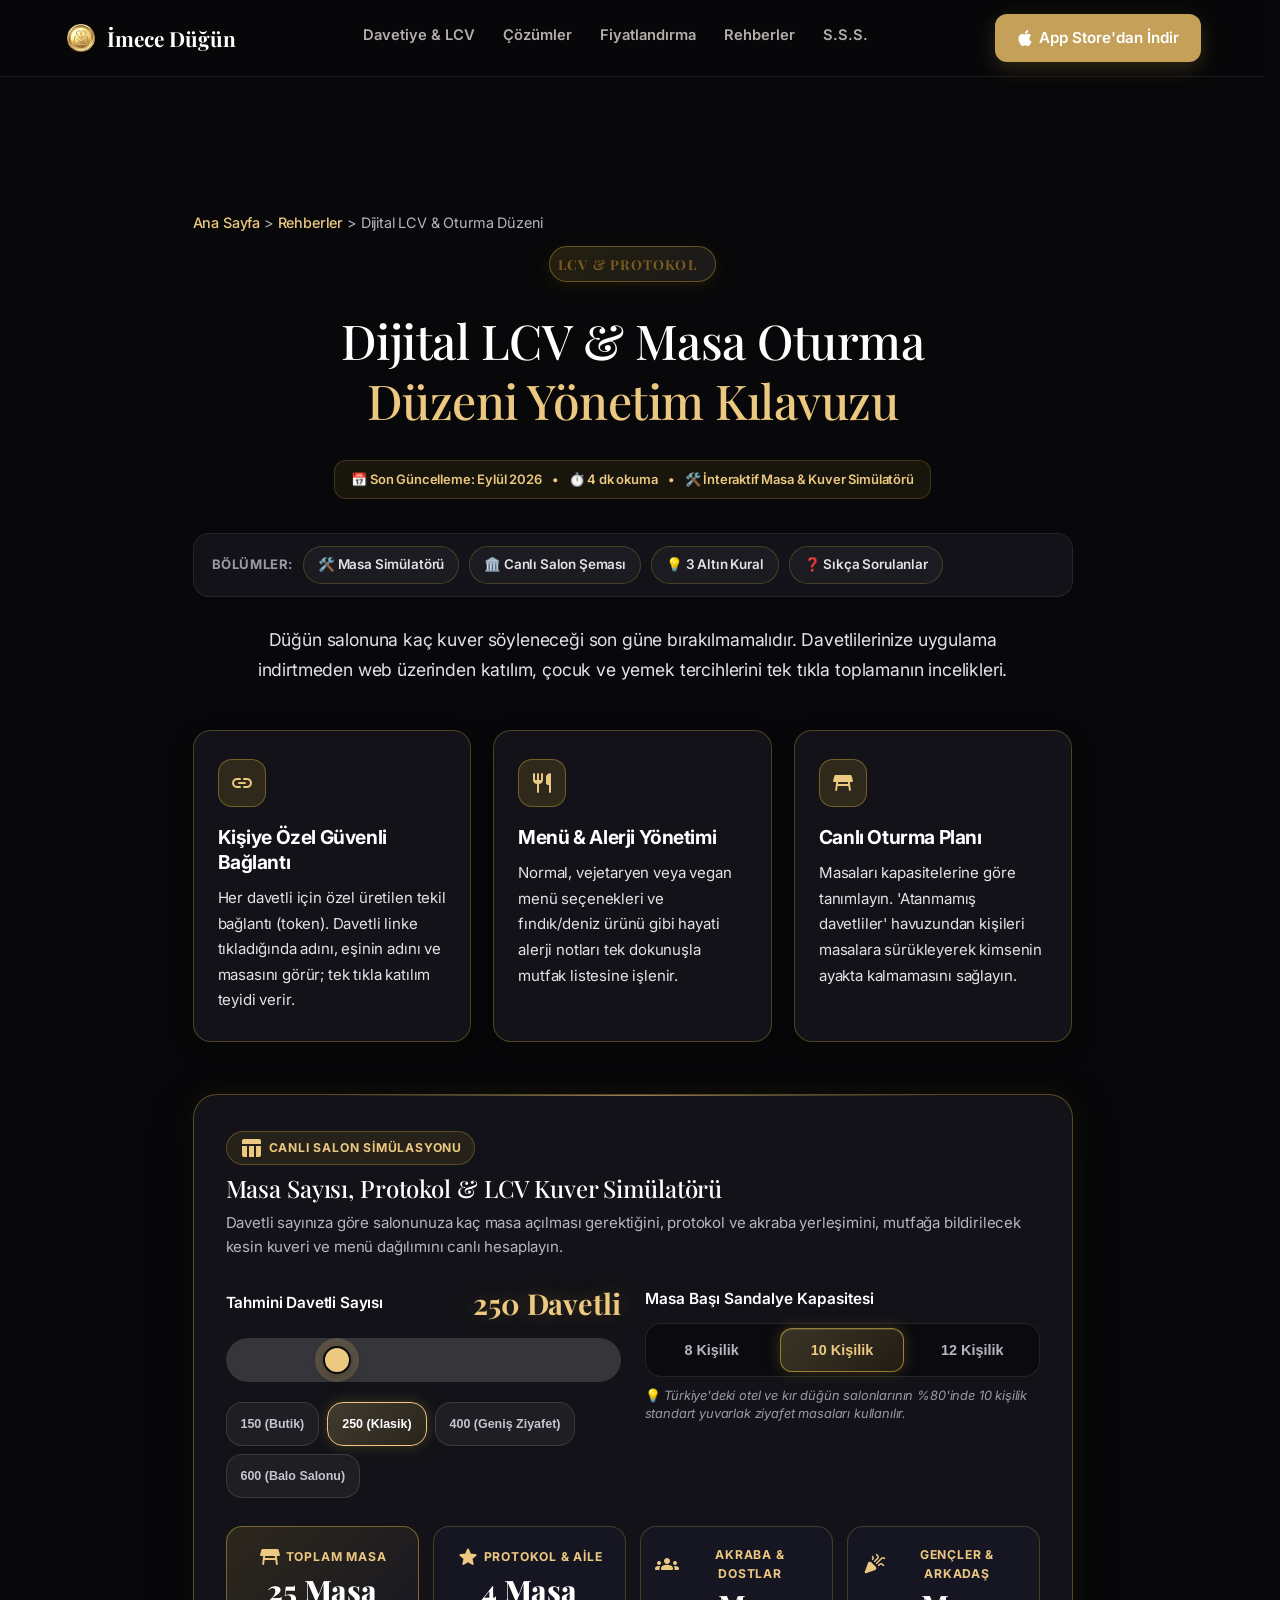
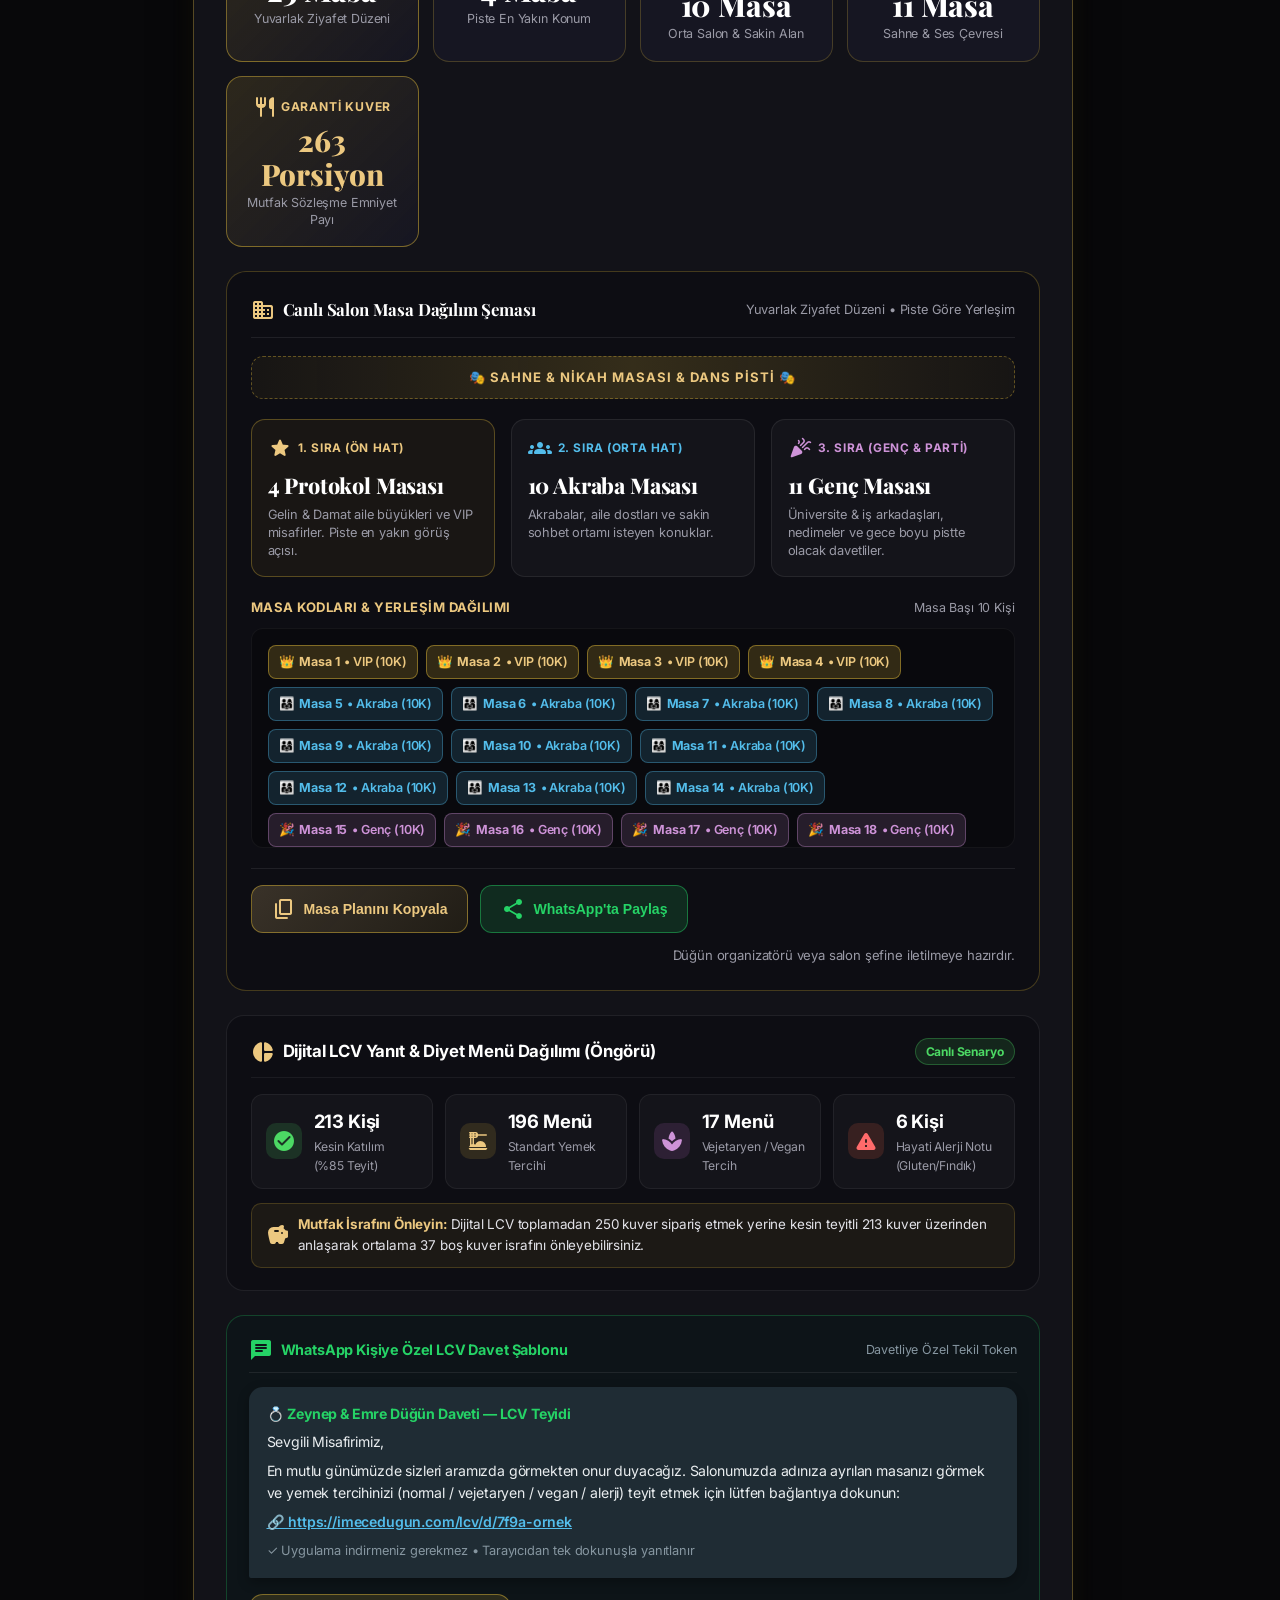
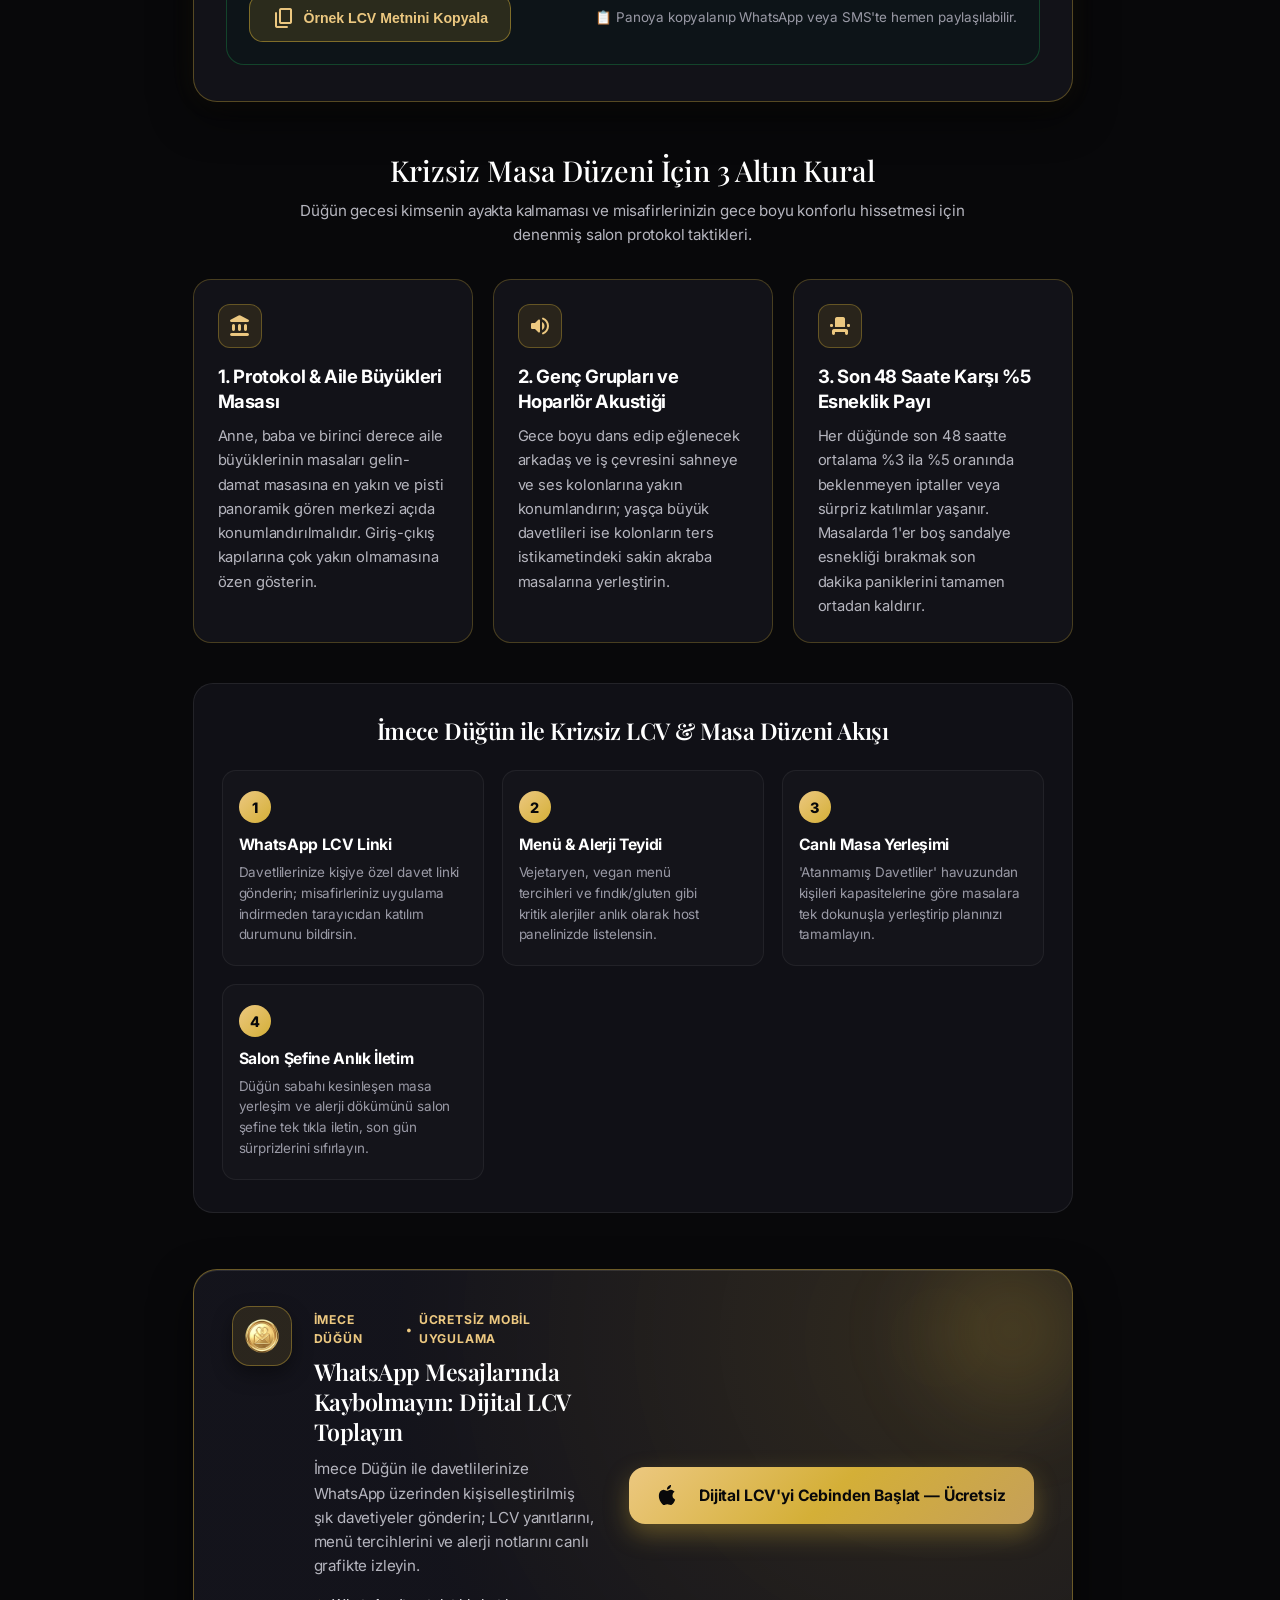
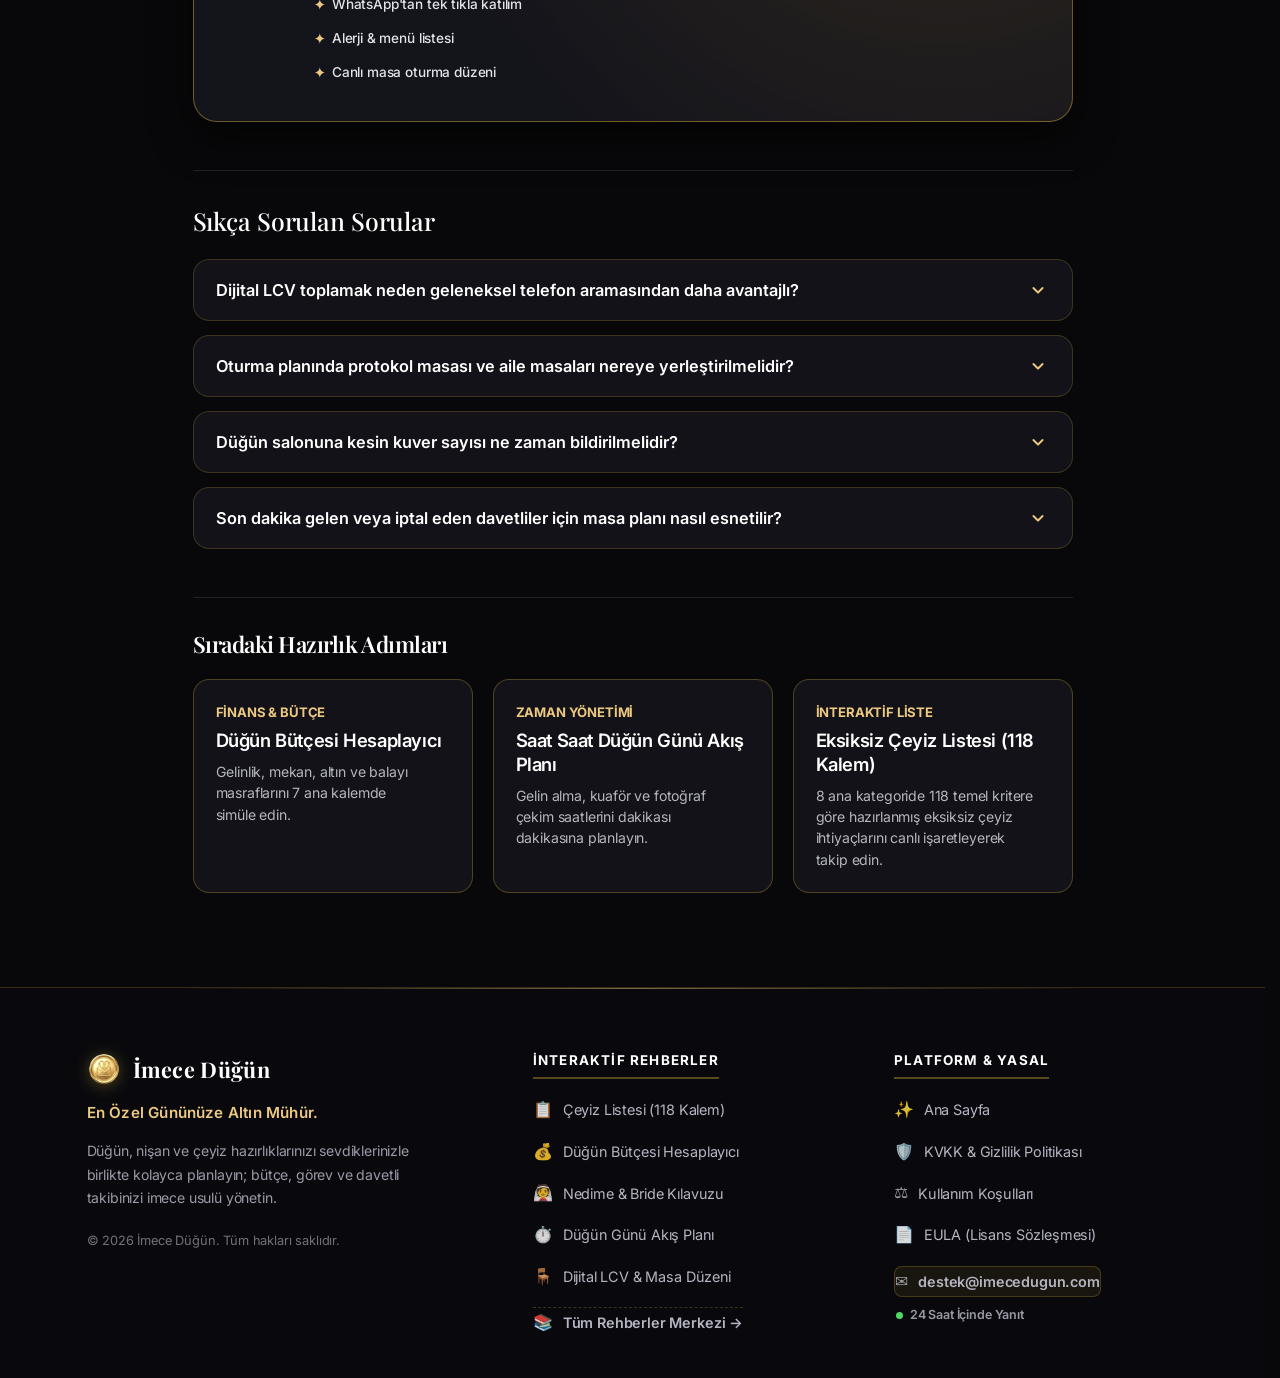
<file: rehber/dijital-lcv-ve-oturma-duzeni.html>
<!DOCTYPE html>
<html lang="tr">
<head>
    <meta charset="UTF-8">
    <meta name="viewport" content="width=device-width, initial-scale=1.0">
    <!-- Google tag (gtag.js) -->
    <script async src="https://www.googletagmanager.com/gtag/js?id=G-TB2CR1GVQ4"></script>
    <script>
      window.dataLayer = window.dataLayer || [];
      function gtag(){dataLayer.push(arguments);}
      gtag('consent', 'default', {
        'ad_storage': 'granted',
        'ad_user_data': 'granted',
        'ad_personalization': 'granted',
        'analytics_storage': 'granted'
      });
      gtag('js', new Date());

      gtag('config', 'G-TB2CR1GVQ4');
    </script>

    <!-- Meta Pixel Code -->
    <script>
    !function(f,b,e,v,n,t,s)
    {if(f.fbq)return;n=f.fbq=function(){n.callMethod?
    n.callMethod.apply(n,arguments):n.queue.push(arguments)};
    if(!f._fbq)f._fbq=n;n.push=n;n.loaded=!0;n.version='2.0';
    n.queue=[];t=b.createElement(e);t.async=!0;
    t.src=v;s=b.getElementsByTagName(e)[0];
    s.parentNode.insertBefore(t,s)}(window, document,'script',
    'https://connect.facebook.net/en_US/fbevents.js');
    fbq('init', '2142810199699702');
    fbq('track', 'PageView');
    </script>
    <noscript><img height="1" width="1" style="display:none"
    src="https://www.facebook.com/tr?id=2142810199699702&ev=PageView&noscript=1"
    /></noscript>
    <!-- End Meta Pixel Code -->

    <!-- Microsoft Clarity -->
    <script type="text/javascript">
        (function(c,l,a,r,i,t,y){
            c[a]=c[a]||function(){(c[a].q=c[a].q||[]).push(arguments)};
            t=l.createElement(r);t.async=1;t.src="https://www.clarity.ms/tag/"+i;
            y=l.getElementsByTagName(r)[0];y.parentNode.insertBefore(t,y);
        })(window, document, "clarity", "script", "z3a1goed2l");
    </script>


            <meta name="theme-color" content="#09090D">
    <meta name="description" content="Dijital LCV ve Masa Oturma Düzeni Kılavuzu (2026): WhatsApp'tan uygulama indirtmeden davetiye teyidi toplama, alerji/menü yönetimi ve protokol kuralları.">
    <meta name="keywords" content="online lcv toplama, dijital lcv düğün, düğün lcv takibi whatsapp, düğün oturma planı, masa düzeni protokolü, düğün menü alerji">
    <title>Dijital LCV &amp; Masa Oturma Düzeni Kılavuzu — İmece Düğün</title>
    <link rel="canonical" href="https://imecedugun.com/rehber/dijital-lcv-ve-oturma-duzeni.html">
    <link rel="manifest" href="/site.webmanifest">

    <!-- Social & Open Graph -->
    <meta property="og:type" content="article">
    <meta property="og:locale" content="tr_TR">
    <meta property="og:title" content="Dijital LCV &amp; Masa Oturma Düzeni Kılavuzu — İmece Düğün">
    <meta property="og:description" content="Uygulama indirtmeden katılım ve menü teyidi toplama, krizsiz oturma planı hazırlama rehberi.">
    <meta property="og:url" content="https://imecedugun.com/rehber/dijital-lcv-ve-oturma-duzeni.html">
    <meta property="og:image" content="https://imecedugun.com/assets/img/og-share-1200x630.png">
    <meta property="og:image:width" content="1200">
    <meta property="og:image:height" content="630">
    <meta property="og:image:alt" content="Dijital LCV &amp; Masa Oturma Düzeni Kılavuzu — İmece Düğün">
    <meta property="og:site_name" content="İmece Düğün">
    <meta name="twitter:card" content="summary_large_image">
    <meta name="twitter:title" content="Dijital LCV &amp; Masa Oturma Düzeni Kılavuzu — İmece Düğün">
    <meta name="twitter:description" content="Uygulama indirtmeden katılım ve menü teyidi toplama, krizsiz oturma planı hazırlama rehberi.">
    <meta name="twitter:image" content="https://imecedugun.com/assets/img/og-share-1200x630.png">

    <!-- Fonts & Icons -->
    <link rel="preconnect" href="https://fonts.googleapis.com">
    <link rel="preconnect" href="https://fonts.gstatic.com" crossorigin>
    <link href="https://fonts.googleapis.com/css2?family=Inter:wght@300;400;500;600;700&family=Playfair+Display:ital,wght@0,400..900;1,400..900&display=swap" rel="stylesheet">
    <link href="https://fonts.googleapis.com/icon?family=Material+Icons+Round&display=swap" rel="stylesheet">
        <!-- Favicon & Tab Icons (100% Guaranteed Transparent, Zero White Background) -->
    <link rel="icon" type="image/svg+xml" href="/favicon.svg?v=20260911_v7">
    <link rel="icon" type="image/svg+xml" href="/seal-favicon.svg?v=20260911_v7">
    <link rel="icon" type="image/png" sizes="32x32" href="[data-uri]">
    <link rel="icon" type="image/png" sizes="16x16" href="[data-uri]">
    <link rel="icon" type="image/png" sizes="32x32" href="/seal-favicon-32.png?v=20260911_v7">
    <link rel="icon" type="image/png" sizes="16x16" href="/seal-favicon-16.png?v=20260911_v7">
    <link rel="icon" type="image/png" sizes="48x48" href="/seal-favicon-48.png?v=20260911_v7">
    <link rel="icon" type="image/png" sizes="96x96" href="/seal-favicon-96.png?v=20260911_v7">
    <link rel="icon" type="image/png" sizes="192x192" href="/favicon-192x192.png?v=20260911_v7">
    <link rel="shortcut icon" href="/favicon.ico?v=20260911_v7" type="image/x-icon">
    <link rel="apple-touch-icon" sizes="180x180" href="/apple-touch-icon.png?v=20260911_v7">
    <link rel="mask-icon" href="/safari-pinned-tab.svg?v=20260911_v7" color="#C59B27">
    <script>
      (function(){
        try {
          var u = "[data-uri]";
          var l = document.querySelector("link[rel=\"icon\"]:not([type=\"image/svg+xml\"])");
          if (!l) {
            l = document.createElement("link");
            l.rel = "icon";
            document.head.appendChild(l);
          }
          l.type = "image/png";
          l.sizes = "32x32";
          l.href = u;
        } catch(e){}
      })();
    </script>
<!-- Stylesheets -->
    <link rel="stylesheet" href="../tokens.css?v=42.0">
    <link rel="stylesheet" href="../style.css?v=42.0">
    <link rel="stylesheet" href="../refresh.css?v=42.0">

    <style>
@layer base {
    .skip-link {
                position: absolute;
                top: -100px;
                left: 16px;
                background: #ECC880;
                color: #08080A;
                padding: 10px 18px;
                font-weight: 700;
                border-radius: 8px;
                z-index: 10000;
                text-decoration: none;
                transition: top 0.2s ease;
            }
            .skip-link:focus {
                top: 16px;
            }
            .sr-only {
                position: absolute;
                width: 1px;
                height: 1px;
                padding: 0;
                margin: -1px;
                overflow: hidden;
                clip: rect(0, 0, 0, 0);
                white-space: nowrap;
                border: 0;
            }
            .guide-meta-strip {
                display: inline-flex;
                align-items: center;
                gap: 10px;
                flex-wrap: wrap;
                color: #ECC880;
                font-size: 0.85rem;
                font-weight: 600;
                margin: 14px 0 18px;
                padding: 8px 16px;
                background: rgba(212, 175, 55, 0.08);
                border: 1px solid rgba(212, 175, 55, 0.22);
                border-radius: 12px;
            }
            .guide-toc-bar {
                display: flex;
                align-items: center;
                gap: 10px;
                flex-wrap: wrap;
                margin: 16px 0 28px;
                padding: 12px 18px;
                background: #121218;
                border: 1px solid rgba(255, 255, 255, 0.08);
                border-radius: 16px;
            }
            .guide-toc-title {
                color: #9A9AA6;
                font-size: 0.82rem;
                font-weight: 700;
                text-transform: uppercase;
                letter-spacing: 0.6px;
            }
            .guide-toc-chip {
                display: inline-flex;
                align-items: center;
                gap: 6px;
                background: rgba(255, 255, 255, 0.04);
                border: 1px solid rgba(212, 175, 55, 0.25);
                color: #E2E2E8;
                padding: 7px 14px;
                border-radius: 20px;
                font-size: 0.84rem;
                font-weight: 600;
                text-decoration: none;
                transition: all 0.2s ease;
            }
            .guide-toc-chip:hover {
                background: rgba(212, 175, 55, 0.15);
                border-color: #ECC880;
                color: #FFFFFF;
                transform: translateY(-1px);
            }
            html, body {
                font-family: 'Inter', system-ui, -apple-system, BlinkMacSystemFont, sans-serif;
                margin: 0;
                padding: 0;
            }
            /* Luxury Modern Footer */
            footer.luxury-footer {
                position: relative;
                overflow: hidden;
            }
            .luxury-footer-divider {
                position: absolute;
                top: 0;
                left: 50%;
                transform: translateX(-50%);
                width: 80%;
                max-width: 900px;
                height: 1px;
                background: linear-gradient(90deg, transparent 0%, rgba(236, 200, 128, 0.5) 50%, transparent 100%);
            }
            footer.luxury-footer .footer-logo-img {
                filter: drop-shadow(0 2px 8px rgba(212, 175, 55, 0.35));
            }
            footer.luxury-footer .footer-platform-badge .badge-dot {
                animation: pulse-live 2.5s infinite ease-in-out;
            }
            @keyframes pulse-live {
                0%, 100% { opacity: 1; transform: scale(1); }
                50% { opacity: 0.5; transform: scale(0.85); }
            }
            /* Aha-Moment Web-to-App Bridge Toast */
            .aha-bridge-toast {
                position: fixed;
                bottom: 24px;
                right: 24px;
                max-width: 360px;
                background: rgba(18, 18, 24, 0.96);
                border: 1px solid rgba(212, 175, 55, 0.45);
                border-radius: 18px;
                padding: 16px 20px;
                box-shadow: 0 16px 40px rgba(0, 0, 0, 0.75), 0 0 24px rgba(212, 175, 55, 0.2);
                backdrop-filter: blur(16px);
                -webkit-backdrop-filter: blur(16px);
                z-index: 9999;
                display: flex;
                align-items: flex-start;
                gap: 14px;
                transform: translateY(140%);
                opacity: 0;
                pointer-events: none;
                transition: all 0.35s cubic-bezier(0.16, 1, 0.3, 1);
            }
            .aha-bridge-toast.is-visible {
                transform: translateY(0);
                opacity: 1;
                pointer-events: auto;
            }
            .aha-toast-icon {
                width: 36px;
                height: 36px;
                object-fit: contain;
                flex-shrink: 0;
                filter: drop-shadow(0 2px 8px rgba(212, 175, 55, 0.4));
            }
            .aha-toast-content {
                flex: 1;
            }
            .aha-toast-title {
                color: #FFFFFF;
                font-size: 0.94rem;
                font-weight: 700;
                margin: 0 0 4px;
                font-family: var(--font-header, 'Playfair Display', serif);
            }
            .aha-toast-desc {
                color: #B5B5BE;
                font-size: 0.82rem;
                line-height: 1.45;
                margin: 0 0 10px;
            }
            .aha-toast-btn {
                display: inline-flex;
                align-items: center;
                gap: 6px;
                background: linear-gradient(135deg, #ECC880 0%, #D4AF37 100%);
                font-weight: 700;
                font-size: 0.8rem;
                padding: 6px 14px;
                border-radius: 10px;
                text-decoration: none;
                box-shadow: 0 4px 12px rgba(212, 175, 55, 0.35);
                transition: transform 0.2s ease;
            }
            .aha-toast-btn:hover {
                transform: translateX(3px);
                background: linear-gradient(135deg, #FFF0CA 0%, #ECC880 100%);
            }
            .aha-toast-close {
                background: transparent;
                border: none;
                color: #71717A;
                font-size: 16px;
                cursor: pointer;
                padding: 0;
                line-height: 1;
                transition: color 0.2s;
            }
            .aha-toast-close:hover {
                color: #FFFFFF;
            }
            @media (max-width: 600px) {
                .aha-bridge-toast {
                    left: 16px;
                    right: 16px;
                    bottom: 16px;
                    max-width: none;
                }
            }
            .guide-article {
                max-width: 920px;
                margin: 0 auto;
                padding: 110px 20px 70px;
            }
            .breadcrumb-nav {
                padding: 24px 0 12px;
                font-size: 0.9rem;
                color: #B5B5BE;
            }
            .breadcrumb-nav a {
                color: #ECC880;
                text-decoration: none;
                font-weight: 500;
            }
            .guide-header {
                text-align: center;
                margin-bottom: 44px;
            }
            .guide-title {
                font-family: var(--font-header, 'Playfair Display', serif);
                font-size: clamp(2.1rem, 3.8vw, 3rem);
                color: #FFFFFF;
                margin: 16px 0;
                line-height: 1.25;
                letter-spacing: -0.01em;
            }
            .guide-lead {
                font-size: 1.1rem;
                color: #E2E2E8;
                line-height: 1.75;
                max-width: 780px;
                margin: 0 auto;
            }

            .guide-feature-grid {
                display: grid;
                grid-template-columns: repeat(auto-fit, minmax(260px, 1fr));
                gap: 22px;
                margin: 36px 0 52px;
            }
            .guide-feature-card {
                background: #121218;
                border: 1px solid rgba(212, 175, 55, 0.3);
                border-radius: 18px;
                padding: 28px 24px;
                transition: all 0.25s ease;
                box-shadow: 0 8px 24px rgba(0, 0, 0, 0.4);
            }
            .guide-feature-card:hover {
                transform: translateY(-4px);
                border-color: rgba(212, 175, 55, 0.6);
                box-shadow: 0 14px 36px rgba(0, 0, 0, 0.55), 0 0 20px rgba(212, 175, 55, 0.2);
            }
            .guide-feature-icon {
                width: 48px;
                height: 48px;
                border-radius: 14px;
                background: rgba(212, 175, 55, 0.15);
                border: 1px solid rgba(212, 175, 55, 0.4);
                display: flex;
                align-items: center;
                justify-content: center;
                color: #ECC880;
                margin-bottom: 18px;
                font-size: 24px;
            }
            .guide-feature-card h3 {
                color: #FFFFFF;
                font-size: 1.2rem;
                font-weight: 700;
                margin: 0 0 10px;
            }
            .guide-feature-card p {
                color: #E2E2E8;
                font-size: 0.94rem;
                line-height: 1.7;
                margin: 0;
            }

            /* Luxury App Bridge Banner */
            .app-bridge-box {
                position: relative;
                background: radial-gradient(circle at 85% 15%, rgba(236, 200, 128, 0.18) 0%, rgba(20, 20, 28, 0.98) 65%);
                border: 1px solid rgba(212, 175, 55, 0.45);
                border-radius: 24px;
                padding: 36px 38px;
                margin: 56px 0 32px;
                box-shadow: 0 16px 40px rgba(0, 0, 0, 0.6), inset 0 1px 0 rgba(255, 255, 255, 0.1);
                display: flex;
                align-items: center;
                justify-content: space-between;
                gap: 32px;
                overflow: hidden;
            }
            .app-bridge-box::before {
                content: '';
                position: absolute;
                right: -50px;
                top: -50px;
                width: 220px;
                height: 220px;
                background: radial-gradient(circle, rgba(212, 175, 55, 0.25) 0%, transparent 70%);
                filter: blur(40px);
                pointer-events: none;
            }
            .app-bridge-left {
                display: flex;
                align-items: flex-start;
                gap: 22px;
                flex: 1;
                min-width: 280px;
                z-index: 1;
            }
            .app-bridge-seal {
                width: 60px;
                height: 60px;
                border-radius: 18px;
                background: rgba(212, 175, 55, 0.12);
                border: 1px solid rgba(212, 175, 55, 0.4);
                display: flex;
                align-items: center;
                justify-content: center;
                flex-shrink: 0;
                box-shadow: 0 8px 20px rgba(0, 0, 0, 0.4);
            }
            .app-bridge-seal img {
                width: 38px;
                height: 38px;
                object-fit: contain;
            }
            .app-bridge-tag {
                display: inline-flex;
                align-items: center;
                gap: 6px;
                color: #ECC880;
                font-size: 0.76rem;
                font-weight: 700;
                text-transform: uppercase;
                letter-spacing: 0.8px;
                margin-bottom: 8px;
            }
            .app-bridge-tag span.stars {
                color: #FFD700;
                letter-spacing: 1px;
            }
            .app-bridge-text h4 {
                font-family: var(--font-header, 'Playfair Display', serif);
                color: #FFFFFF;
                font-size: 1.45rem;
                line-height: 1.3;
                margin: 0 0 10px;
            }
            .app-bridge-text p {
                color: #B5B5BE;
                font-size: 0.95rem;
                margin: 0 0 14px;
                line-height: 1.6;
                max-width: 520px;
            }
            .app-bridge-features {
                display: flex;
                flex-wrap: wrap;
                gap: 10px 18px;
                margin: 0;
                padding: 0;
                list-style: none;
            }
            .app-bridge-features li {
                display: flex;
                align-items: center;
                gap: 6px;
                color: #E2E2E8;
                font-size: 0.85rem;
                font-weight: 500;
            }
            .app-bridge-features li span {
                color: #ECC880;
                font-size: 15px;
            }
            .app-bridge-cta-wrap {
                flex-shrink: 0;
                z-index: 1;
            }
            .btn-luxury-appstore {
                display: inline-flex;
                align-items: center;
                justify-content: center;
                gap: 12px;
                background: linear-gradient(135deg, #ECC880 0%, #D4AF37 50%, #C5A059 100%);
                font-weight: 700;
                font-size: 0.98rem;
                padding: 16px 28px;
                border-radius: 16px;
                text-decoration: none;
                box-shadow: 0 10px 24px rgba(212, 175, 55, 0.35);
                transition: all 0.25s ease;
                white-space: normal;
                text-align: center;
                max-width: 100%;
            }
            .btn-luxury-appstore:hover {
                transform: translateY(-2px);
                box-shadow: 0 14px 32px rgba(212, 175, 55, 0.55);
                background: linear-gradient(135deg, #FFF0CA 0%, #ECC880 50%, #D4AF37 100%);
            }
            @media (max-width: 820px) {
                .app-bridge-box {
                    flex-direction: column;
                    align-items: stretch;
                    padding: 26px 20px;
                    gap: 22px;
                }
                .app-bridge-left {
                    flex-direction: column;
                    gap: 14px;
                }
                .app-bridge-cta-wrap {
                    width: 100%;
                }
                .btn-luxury-appstore {
                    width: 100%;
                    padding: 15px 20px;
                    font-size: 0.95rem;
                }
            }

            /* Luxury Seating & RSVP Interactive Calculator */
            .budget-calc-card {
                background: #121218;
                border: 1px solid rgba(212, 175, 55, 0.35);
                border-radius: 24px;
                padding: 36px 32px;
                margin: 40px 0 52px;
                box-shadow: 0 14px 40px rgba(0, 0, 0, 0.55), 0 0 24px rgba(212, 175, 55, 0.08);
                position: relative;
                overflow: hidden;
            }
            .budget-calc-card::before {
                content: '';
                position: absolute;
                top: 0;
                left: 50%;
                transform: translateX(-50%);
                width: 70%;
                height: 1px;
                background: linear-gradient(90deg, transparent, rgba(236, 200, 128, 0.6), transparent);
            }
            .calc-header-badge {
                display: inline-flex;
                align-items: center;
                gap: 6px;
                color: #ECC880;
                background: rgba(212, 175, 55, 0.1);
                border: 1px solid rgba(212, 175, 55, 0.3);
                border-radius: 20px;
                padding: 4px 12px;
                font-size: 0.76rem;
                font-weight: 700;
                letter-spacing: 0.8px;
                text-transform: uppercase;
                margin-bottom: 10px;
            }
            .sim-inputs-grid {
                display: grid;
                grid-template-columns: repeat(auto-fit, minmax(280px, 1fr));
                gap: 24px;
                margin-bottom: 28px;
            }
            .calc-input-group {
                margin: 0;
            }
            .calc-label {
                display: flex;
                justify-content: space-between;
                align-items: center;
                color: #FFFFFF;
                font-weight: 600;
                font-size: 0.96rem;
                margin-bottom: 10px;
            }
            .calc-slider {
                width: 100%;
                height: 10px;
                border-radius: 6px;
                background: rgba(255, 255, 255, 0.12);
                outline: none;
                -webkit-appearance: none;
                cursor: pointer;
                transition: background 0.2s;
            }
            .calc-slider:focus-visible {
                outline: 2px solid #ECC880;
                outline-offset: 2px;
            }
            .calc-slider::-webkit-slider-thumb {
                -webkit-appearance: none;
                width: 28px;
                height: 28px;
                border-radius: 50%;
                background: linear-gradient(135deg, #ECC880 0%, #D4AF37 100%);
                cursor: pointer;
                box-shadow: 0 0 16px rgba(212, 175, 55, 0.7);
                border: 2px solid #09090D;
                transition: transform 0.15s ease;
            }
            .calc-slider::-webkit-slider-thumb:hover,
            .calc-slider::-webkit-slider-thumb:active {
                transform: scale(1.15);
            }
            .calc-slider::-moz-range-thumb {
                width: 28px;
                height: 28px;
                border-radius: 50%;
                background: linear-gradient(135deg, #ECC880 0%, #D4AF37 100%);
                cursor: pointer;
                box-shadow: 0 0 16px rgba(212, 175, 55, 0.7);
                border: 2px solid #09090D;
            }
            .budget-display-amount {
                font-family: var(--font-header, 'Playfair Display', serif);
                font-size: 2.1rem;
                color: #ECC880;
                font-weight: 700;
                margin-top: 8px;
                line-height: 1.15;
                text-shadow: 0 0 20px rgba(212, 175, 55, 0.3);
            }
            .guest-presets-wrap {
                display: flex;
                gap: 8px;
                flex-wrap: wrap;
                margin-top: 12px;
            }
            .guest-preset-chip {
                background: rgba(255, 255, 255, 0.05);
                border: 1px solid rgba(255, 255, 255, 0.12);
                color: #C5C5D2;
                font-size: 0.78rem;
                font-weight: 600;
                padding: 8px 14px;
                border-radius: 16px;
                cursor: pointer;
                transition: all 0.2s ease;
                min-height: 44px;
                display: inline-flex;
                align-items: center;
            }
            .guest-preset-chip:hover {
                border-color: #ECC880;
                color: #FFFFFF;
                background: rgba(212, 175, 55, 0.12);
                transform: translateY(-1px);
            }
            .guest-preset-chip.active {
                background: linear-gradient(135deg, rgba(236, 200, 128, 0.22) 0%, rgba(212, 175, 55, 0.12) 100%);
                border-color: #ECC880;
                color: #FFFFFF;
                box-shadow: 0 0 14px rgba(212, 175, 55, 0.25);
            }
            .seating-cap-control {
                display: flex;
                background: rgba(8, 8, 12, 0.75);
                border: 1px solid rgba(255, 255, 255, 0.1);
                border-radius: 16px;
                padding: 4px;
                gap: 6px;
            }
            .seating-cap-btn {
                flex: 1;
                min-height: 44px;
                display: inline-flex;
                align-items: center;
                justify-content: center;
                gap: 6px;
                border: 1px solid transparent;
                border-radius: 12px;
                background: transparent;
                color: #B5B5C2;
                font-size: 0.9rem;
                font-weight: 600;
                cursor: pointer;
                transition: all 0.22s cubic-bezier(0.16, 1, 0.3, 1);
                outline: none;
                padding: 8px 12px;
            }
            .seating-cap-btn:hover {
                color: #FFFFFF;
                background: rgba(212, 175, 55, 0.08);
            }
            .seating-cap-btn.active {
                background: linear-gradient(135deg, rgba(236, 200, 128, 0.22) 0%, rgba(212, 175, 55, 0.12) 100%);
                border-color: rgba(212, 175, 55, 0.65);
                color: #ECC880;
                font-weight: 700;
                box-shadow: 0 0 16px rgba(212, 175, 55, 0.25), inset 0 1px 0 rgba(255, 255, 255, 0.15);
            }
            .seating-stat-grid {
                display: grid;
                grid-template-columns: repeat(auto-fit, minmax(170px, 1fr));
                gap: 14px;
                margin-bottom: 24px;
            }
            .seating-stat-card {
                background: #161622;
                border: 1px solid rgba(212, 175, 55, 0.25);
                border-radius: 16px;
                padding: 18px 14px;
                text-align: center;
                transition: all 0.25s ease;
                position: relative;
                overflow: hidden;
            }
            .seating-stat-card:hover {
                border-color: rgba(212, 175, 55, 0.6);
                transform: translateY(-3px);
                box-shadow: 0 10px 24px rgba(0, 0, 0, 0.4), 0 0 16px rgba(212, 175, 55, 0.15);
            }
            .seating-stat-card.featured-stat {
                background: linear-gradient(135deg, rgba(212, 175, 55, 0.14) 0%, #161622 100%);
                border-color: rgba(212, 175, 55, 0.5);
            }
            .seating-stat-label {
                color: #ECC880;
                font-size: 0.76rem;
                font-weight: 700;
                text-transform: uppercase;
                letter-spacing: 0.8px;
                margin-bottom: 4px;
                display: flex;
                align-items: center;
                justify-content: center;
                gap: 4px;
            }
            .seating-stat-num {
                font-size: 1.85rem;
                font-weight: 800;
                color: #FFFFFF;
                font-family: var(--font-header, 'Playfair Display', serif);
                line-height: 1.15;
                margin: 4px 0;
            }
            .seating-stat-desc {
                color: #9A9AA6;
                font-size: 0.78rem;
                line-height: 1.35;
            }

            /* LCV Breakdown Luxury Panel */
            .lcv-breakdown-panel {
                background: rgba(14, 14, 20, 0.95);
                border: 1px solid rgba(255, 255, 255, 0.08);
                border-radius: 18px;
                padding: 22px 24px;
                margin-bottom: 24px;
            }
            .lcv-panel-header {
                display: flex;
                align-items: center;
                justify-content: space-between;
                flex-wrap: wrap;
                gap: 10px;
                margin-bottom: 16px;
                padding-bottom: 12px;
                border-bottom: 1px solid rgba(255, 255, 255, 0.06);
            }
            .lcv-panel-title {
                color: #FFFFFF;
                font-size: 1.05rem;
                font-weight: 700;
                display: flex;
                align-items: center;
                gap: 8px;
            }
            .lcv-panel-badge {
                background: rgba(76, 217, 100, 0.12);
                border: 1px solid rgba(76, 217, 100, 0.3);
                color: #4cd964;
                font-size: 0.75rem;
                font-weight: 700;
                padding: 3px 10px;
                border-radius: 20px;
            }
            .lcv-metric-pills-row {
                display: grid;
                grid-template-columns: repeat(auto-fit, minmax(180px, 1fr));
                gap: 12px;
            }
            .lcv-pill-item {
                background: rgba(255, 255, 255, 0.03);
                border: 1px solid rgba(255, 255, 255, 0.06);
                border-radius: 12px;
                padding: 12px 14px;
                display: flex;
                align-items: center;
                gap: 12px;
            }
            .lcv-pill-icon {
                width: 36px;
                height: 36px;
                border-radius: 10px;
                display: flex;
                align-items: center;
                justify-content: center;
                font-size: 18px;
                flex-shrink: 0;
            }
            .lcv-pill-icon.green { background: rgba(76, 217, 100, 0.15); color: #4cd964; }
            .lcv-pill-icon.gold { background: rgba(212, 175, 55, 0.15); color: #ECC880; }
            .lcv-pill-icon.red { background: rgba(255, 99, 71, 0.15); color: #ff6b6b; }
            .lcv-pill-icon.purple { background: rgba(186, 104, 200, 0.15); color: #ce93d8; }
            .lcv-pill-info {
                display: flex;
                flex-direction: column;
            }
            .lcv-pill-num {
                font-size: 1.15rem;
                font-weight: 700;
                color: #FFFFFF;
            }
            .lcv-pill-label {
                font-size: 0.76rem;
                color: #9A9AA6;
            }
            .lcv-savings-alert {
                margin-top: 14px;
                padding: 10px 14px;
                border-radius: 10px;
                background: rgba(212, 175, 55, 0.08);
                border: 1px solid rgba(212, 175, 55, 0.22);
                font-size: 0.84rem;
                color: #E2E2E8;
                display: flex;
                align-items: center;
                gap: 8px;
            }
            .lcv-savings-alert strong {
                color: #ECC880;
            }

            /* WhatsApp RSVP Preview Card */
            .whatsapp-preview-box {
                background: #0D1418;
                border: 1px solid rgba(37, 211, 102, 0.25);
                border-radius: 18px;
                padding: 22px;
                margin-top: 24px;
                position: relative;
            }
            .whatsapp-header {
                display: flex;
                align-items: center;
                justify-content: space-between;
                margin-bottom: 14px;
                padding-bottom: 10px;
                border-bottom: 1px solid rgba(255, 255, 255, 0.08);
            }
            .whatsapp-channel-title {
                display: flex;
                align-items: center;
                gap: 8px;
                color: #25D366;
                font-weight: 700;
                font-size: 0.9rem;
            }
            .whatsapp-bubble {
                background: #1F2C34;
                border-radius: 14px 14px 14px 2px;
                padding: 16px 18px;
                color: #E9EDEF;
                font-size: 0.88rem;
                line-height: 1.6;
                box-shadow: 0 4px 12px rgba(0, 0, 0, 0.3);
                margin-bottom: 16px;
            }
            .whatsapp-bubble-link {
                color: #53BDEB;
                font-weight: 600;
                word-break: break-all;
                text-decoration: underline;
            }
            .whatsapp-bubble-sub {
                color: #8696A0;
                font-size: 0.8rem;
                margin-top: 8px;
                display: block;
            }
            .whatsapp-actions-row {
                display: flex;
                align-items: center;
                justify-content: space-between;
                flex-wrap: wrap;
                gap: 12px;
            }
            .btn-rsvp-copy {
                background: rgba(212, 175, 55, 0.15);
                border: 1px solid rgba(212, 175, 55, 0.5);
                color: #ECC880;
                padding: 11px 22px;
                border-radius: 14px;
                font-size: 0.88rem;
                cursor: pointer;
                display: inline-flex;
                align-items: center;
                gap: 8px;
                font-weight: 600;
                min-height: 44px;
                transition: all 0.22s ease;
            }
            .btn-rsvp-copy:hover {
                background: rgba(212, 175, 55, 0.25);
                border-color: #ECC880;
                color: #FFFFFF;
                transform: translateY(-1px);
            }

            /* Editorial 3 Golden Rules & 4-Step Process Cards */
            .editorial-section {
                margin: 48px 0;
            }
            .rules-card-grid {
                display: grid;
                grid-template-columns: repeat(auto-fit, minmax(260px, 1fr));
                gap: 20px;
                margin: 24px 0 40px;
            }
            .rule-card {
                background: #121218;
                border: 1px solid rgba(212, 175, 55, 0.28);
                border-radius: 18px;
                padding: 24px;
                transition: all 0.25s ease;
                position: relative;
            }
            .rule-card:hover {
                border-color: rgba(212, 175, 55, 0.6);
                transform: translateY(-3px);
                box-shadow: 0 12px 30px rgba(0, 0, 0, 0.45);
            }
            .rule-card-icon {
                width: 44px;
                height: 44px;
                border-radius: 12px;
                background: rgba(212, 175, 55, 0.12);
                border: 1px solid rgba(212, 175, 55, 0.35);
                display: flex;
                align-items: center;
                justify-content: center;
                color: #ECC880;
                font-size: 22px;
                margin-bottom: 16px;
            }
            .rule-card h3 {
                color: #FFFFFF;
                font-size: 1.15rem;
                font-weight: 700;
                margin: 0 0 10px;
                line-height: 1.35;
            }
            .rule-card p {
                color: #B5B5BE;
                font-size: 0.92rem;
                line-height: 1.65;
                margin: 0;
            }

            .process-flow-box {
                background: #101016;
                border: 1px solid rgba(255, 255, 255, 0.08);
                border-radius: 20px;
                padding: 32px 28px;
                margin: 40px 0;
            }
            .process-flow-title {
                color: #FFFFFF;
                font-family: var(--font-header, 'Playfair Display', serif);
                font-size: 1.45rem;
                margin: 0 0 24px;
                text-align: center;
            }
            .process-flow-grid {
                display: grid;
                grid-template-columns: repeat(auto-fit, minmax(200px, 1fr));
                gap: 18px;
            }
            .process-step-item {
                background: rgba(255, 255, 255, 0.02);
                border: 1px solid rgba(255, 255, 255, 0.06);
                border-radius: 14px;
                padding: 20px 16px;
                position: relative;
            }
            .step-num-badge {
                width: 32px;
                height: 32px;
                border-radius: 50%;
                background: linear-gradient(135deg, #ECC880 0%, #D4AF37 100%);
                color: #08080A;
                font-weight: 800;
                font-size: 0.9rem;
                display: flex;
                align-items: center;
                justify-content: center;
                margin-bottom: 12px;
            }
            .process-step-item h4 {
                color: #FFFFFF;
                font-size: 0.98rem;
                font-weight: 700;
                margin: 0 0 6px;
            }
            .process-step-item p {
                color: #9A9AA6;
                font-size: 0.84rem;
                line-height: 1.55;
                margin: 0;
            }

            /* Visual Hall Schema Distribution */
            .seating-hall-schema {
                background: rgba(14, 14, 20, 0.95);
                border: 1px solid rgba(212, 175, 55, 0.28);
                border-radius: 20px;
                padding: 24px;
                margin: 24px 0;
                position: relative;
            }
            .hall-schema-header {
                display: flex;
                align-items: center;
                justify-content: space-between;
                flex-wrap: wrap;
                gap: 12px;
                margin-bottom: 18px;
                padding-bottom: 14px;
                border-bottom: 1px solid rgba(255, 255, 255, 0.08);
            }
            .hall-schema-title {
                color: #FFFFFF;
                font-size: 1.05rem;
                font-weight: 700;
                display: flex;
                align-items: center;
                gap: 8px;
                font-family: var(--font-header, 'Playfair Display', serif);
            }
            .hall-stage-indicator {
                width: 100%;
                box-sizing: border-box;
                background: linear-gradient(90deg, rgba(212, 175, 55, 0.05) 0%, rgba(212, 175, 55, 0.2) 50%, rgba(212, 175, 55, 0.05) 100%);
                border: 1px dashed rgba(212, 175, 55, 0.4);
                border-radius: 12px;
                padding: 10px;
                text-align: center;
                color: #ECC880;
                font-size: 0.82rem;
                font-weight: 700;
                letter-spacing: 1px;
                text-transform: uppercase;
                margin-bottom: 20px;
            }
            .hall-zones-grid {
                display: grid;
                grid-template-columns: repeat(auto-fit, minmax(220px, 1fr));
                gap: 16px;
                margin-bottom: 20px;
            }
            .hall-zone-card {
                background: rgba(255, 255, 255, 0.03);
                border: 1px solid rgba(255, 255, 255, 0.08);
                border-radius: 14px;
                padding: 16px;
                transition: all 0.2s ease;
            }
            .hall-zone-card:hover {
                border-color: rgba(212, 175, 55, 0.4);
                background: rgba(255, 255, 255, 0.05);
            }
            .hall-zone-card.vip {
                border-color: rgba(212, 175, 55, 0.35);
                background: rgba(212, 175, 55, 0.06);
            }
            .hall-zone-tag {
                font-size: 0.74rem;
                font-weight: 700;
                text-transform: uppercase;
                letter-spacing: 0.6px;
                margin-bottom: 6px;
                display: inline-flex;
                align-items: center;
                gap: 6px;
            }
            .hall-zone-tag.gold { color: #ECC880; }
            .hall-zone-tag.blue { color: #53BDEB; }
            .hall-zone-tag.purple { color: #CE93D8; }
            .hall-zone-count {
                font-size: 1.35rem;
                font-weight: 800;
                color: #FFFFFF;
                font-family: var(--font-header, 'Playfair Display', serif);
                margin-bottom: 4px;
            }
            .hall-zone-desc {
                color: #9A9AA6;
                font-size: 0.8rem;
                line-height: 1.4;
            }
            .hall-tables-preview {
                display: flex;
                flex-wrap: wrap;
                gap: 8px;
                padding: 16px;
                background: rgba(0, 0, 0, 0.3);
                border-radius: 12px;
                border: 1px solid rgba(255, 255, 255, 0.05);
                max-height: 220px;
                overflow-y: auto;
            }
            .table-mini-chip {
                padding: 6px 10px;
                border-radius: 8px;
                font-size: 0.78rem;
                font-weight: 600;
                display: inline-flex;
                align-items: center;
                gap: 5px;
                transition: transform 0.15s ease;
            }
            .table-mini-chip:hover {
                transform: scale(1.05);
            }
            .table-mini-chip.vip {
                background: rgba(212, 175, 55, 0.2);
                border: 1px solid rgba(212, 175, 55, 0.5);
                color: #ECC880;
            }
            .table-mini-chip.family {
                background: rgba(83, 189, 235, 0.15);
                border: 1px solid rgba(83, 189, 235, 0.35);
                color: #53BDEB;
            }
            .table-mini-chip.friends {
                background: rgba(206, 147, 216, 0.15);
                border: 1px solid rgba(206, 147, 216, 0.35);
                color: #CE93D8;
            }
            .seating-actions-bar {
                display: flex;
                align-items: center;
                gap: 12px;
                flex-wrap: wrap;
                margin-top: 20px;
                padding-top: 16px;
                border-top: 1px solid rgba(255, 255, 255, 0.08);
            }
            .btn-seating-copy {
                background: linear-gradient(135deg, rgba(236, 200, 128, 0.2) 0%, rgba(212, 175, 55, 0.1) 100%);
                border: 1px solid rgba(212, 175, 55, 0.5);
                color: #ECC880;
                padding: 11px 20px;
                border-radius: 12px;
                font-size: 0.88rem;
                cursor: pointer;
                display: inline-flex;
                align-items: center;
                gap: 8px;
                font-weight: 600;
                min-height: 44px;
                transition: all 0.22s ease;
            }
            .btn-seating-copy:hover {
                background: linear-gradient(135deg, rgba(236, 200, 128, 0.3) 0%, rgba(212, 175, 55, 0.2) 100%);
                border-color: #ECC880;
                color: #FFFFFF;
                transform: translateY(-1px);
            }
            .btn-seating-share {
                background: rgba(37, 211, 102, 0.15);
                border: 1px solid rgba(37, 211, 102, 0.45);
                color: #25D366;
                padding: 11px 20px;
                border-radius: 12px;
                font-size: 0.88rem;
                cursor: pointer;
                display: inline-flex;
                align-items: center;
                gap: 8px;
                font-weight: 600;
                min-height: 44px;
                transition: all 0.22s ease;
                text-decoration: none;
            }
            .btn-seating-share:hover {
                background: rgba(37, 211, 102, 0.25);
                border-color: #25D366;
                color: #FFFFFF;
                transform: translateY(-1px);
            }

            /* FAQ Accordion Section */
            .faq-accordion-section {
                margin: 48px 0 36px;
                padding-top: 36px;
                border-top: 1px solid rgba(255, 255, 255, 0.1);
            }
            .faq-accordion-title {
                color: #FFFFFF;
                font-family: var(--font-header, 'Playfair Display', serif);
                font-size: 1.55rem;
                margin-bottom: 24px;
            }
            .faq-accordion-grid {
                display: flex;
                flex-direction: column;
                gap: 14px;
            }
            .faq-accordion-item {
                background: #121218;
                border: 1px solid rgba(212, 175, 55, 0.22);
                border-radius: 16px;
                overflow: hidden;
                transition: border-color 0.25s ease;
            }
            .faq-accordion-item.open {
                border-color: rgba(212, 175, 55, 0.55);
            }
            .faq-accordion-btn {
                width: 100%;
                background: transparent;
                border: none;
                padding: 18px 22px;
                display: flex;
                align-items: center;
                justify-content: space-between;
                gap: 16px;
                color: #FFFFFF;
                font-size: 1.02rem;
                font-weight: 600;
                text-align: left;
                cursor: pointer;
                font-family: inherit;
                min-height: 48px;
            }
            .faq-accordion-btn .material-icons-round {
                color: #ECC880;
                transition: transform 0.25s ease;
                font-size: 22px;
            }
            .faq-accordion-item.open .faq-accordion-btn .material-icons-round {
                transform: rotate(180deg);
            }
            .faq-accordion-content {
                display: none;
                padding: 0 22px 20px;
                color: #B5B5BE;
                font-size: 0.94rem;
                line-height: 1.7;
            }
            .faq-accordion-item.open .faq-accordion-content {
                display: block;
            }

            /* Refined Toast Close Button Touch Target */
            .aha-toast-close {
                min-width: 44px;
                min-height: 44px;
                display: inline-flex;
                align-items: center;
                justify-content: center;
                font-size: 20px;
            }

            @media (max-width: 767px) {
                .seating-actions-bar {
                    flex-direction: column;
                    align-items: stretch;
                }
                .btn-seating-copy,
                .btn-seating-share {
                    width: 100%;
                    justify-content: center;
                }
            }
}

/* overrides: eski öncelikli bildirimler; base katmanını ezer, kaynak sırası korunur. */
@layer overrides {
    html, body {
                background-color: #08080A;
                color: #FFFFFF;
            }
            .navbar {
                background: rgba(8, 8, 10, 0.92);
                backdrop-filter: blur(20px);
                border-bottom: 1px solid rgba(255, 255, 255, 0.08);
            }
            .navbar .nav-links a {
                color: #E2E2E8;
            }
            .navbar .nav-links a:hover {
                color: #ECC880;
            }
            footer.luxury-footer {
                background: #09090D;
                border-top: 1px solid rgba(212, 175, 55, 0.22);
                padding: 64px 0 40px;
            }
            footer.luxury-footer .footer-container {
                display: grid;
                grid-template-columns: 1.4fr 1.1fr 1fr;
                gap: 48px;
                align-items: flex-start;
                max-width: 1140px;
                margin: 0 auto;
                padding: 0 24px;
            }
            footer.luxury-footer .footer-brand {
                display: flex;
                flex-direction: column;
                gap: 14px;
            }
            footer.luxury-footer .footer-brand .logo {
                display: flex;
                align-items: center;
                gap: 12px;
                text-decoration: none;
            }
            footer.luxury-footer .footer-logo-img {
                width: 34px;
                height: 34px;
                object-fit: contain;
            }
            footer.luxury-footer .footer-brand .logo-text {
                font-family: var(--font-header, 'Playfair Display', serif);
                color: #FFFFFF;
                font-size: 1.35rem;
                font-weight: 700;
                letter-spacing: 0.3px;
            }
            footer.luxury-footer .footer-slogan {
                color: #ECC880;
                font-size: 0.95rem;
                font-weight: 600;
                letter-spacing: 0.2px;
                margin: 0;
            }
            footer.luxury-footer .footer-desc {
                color: #9A9AA6;
                font-size: 0.88rem;
                line-height: 1.65;
                margin: 0;
                max-width: 360px;
            }
            footer.luxury-footer .footer-platform-badge {
                display: inline-flex;
                align-items: center;
                gap: 8px;
                background: rgba(212, 175, 55, 0.08);
                border: 1px solid rgba(212, 175, 55, 0.28);
                padding: 6px 14px;
                border-radius: 20px;
                width: fit-content;
                color: #ECC880;
                font-size: 0.8rem;
                font-weight: 600;
                margin-top: 2px;
            }
            footer.luxury-footer .footer-platform-badge .badge-dot {
                width: 7px;
                height: 7px;
                border-radius: 50%;
                background: #4cd964;
                box-shadow: 0 0 8px #4cd964;
                display: inline-block;
            }
            footer.luxury-footer .footer-legal-copy {
                color: #71717A;
                font-size: 0.8rem;
                margin-top: 8px;
            }
            footer.luxury-footer .footer-nav-col {
                display: flex;
                flex-direction: column;
                gap: 16px;
            }
            footer.luxury-footer .footer-heading {
                color: #FFFFFF;
                font-size: 0.84rem;
                font-weight: 700;
                text-transform: uppercase;
                letter-spacing: 1.2px;
                margin: 0;
                padding-bottom: 8px;
                border-bottom: 2px solid rgba(212, 175, 55, 0.4);
                display: inline-block;
                width: fit-content;
            }
            footer.luxury-footer .footer-link-list {
                list-style: none;
                padding: 0;
                margin: 0;
                display: flex;
                flex-direction: column;
                gap: 12px;
            }
            footer.luxury-footer .footer-link-list li {
                margin: 0;
                padding: 0;
            }
            footer.luxury-footer .footer-link-list a {
                color: #B5B5C2;
                font-size: 0.9rem;
                text-decoration: none;
                display: inline-flex;
                align-items: center;
                gap: 10px;
                transition: all 0.22s cubic-bezier(0.16, 1, 0.3, 1);
                padding: 2px 0;
            }
            footer.luxury-footer .footer-link-list a:hover {
                color: #ECC880;
                transform: translateX(5px);
                text-shadow: 0 0 10px rgba(236, 200, 128, 0.35);
            }
            footer.luxury-footer .footer-icon {
                font-size: 1rem;
                opacity: 0.85;
                display: inline-block;
                transition: transform 0.2s ease;
                flex-shrink: 0;
            }
            footer.luxury-footer .footer-link-list a:hover .footer-icon {
                transform: scale(1.22);
            }
            footer.luxury-footer .all-guides-link {
                color: #ECC880;
                font-weight: 600;
                margin-top: 4px;
                padding-top: 6px;
                border-top: 1px dashed rgba(212, 175, 55, 0.25);
            }
            footer.luxury-footer .all-guides-link:hover {
                color: #FFF2CE;
            }
            footer.luxury-footer .support-mail-link {
                color: #ECC880;
                font-weight: 600;
                background: rgba(212, 175, 55, 0.08);
                border: 1px solid rgba(212, 175, 55, 0.24);
                padding: 6px 12px;
                border-radius: 8px;
                margin-top: 4px;
                width: fit-content;
            }
            footer.luxury-footer .support-mail-link:hover {
                background: rgba(212, 175, 55, 0.16);
                border-color: rgba(212, 175, 55, 0.45);
                color: #FFF2CE;
                transform: translateX(4px);
            }
            @media (max-width: 900px) {
                footer.luxury-footer .footer-container {
                    grid-template-columns: 1fr 1fr;
                    gap: 36px;
                }
                footer.luxury-footer .footer-brand {
                    grid-column: span 2;
                }
            }
            @media (max-width: 600px) {
                footer.luxury-footer {
                    padding: 48px 0 32px;
                }
                footer.luxury-footer .footer-container {
                    grid-template-columns: 1fr;
                    gap: 32px;
                }
                footer.luxury-footer .footer-brand {
                    grid-column: span 1;
                }
                footer.luxury-footer .footer-desc {
                    max-width: 100%;
                }
            }
            .aha-toast-btn {
                color: #08080A;
            }
            .guide-article {
                background-color: #08080A;
            }
            .btn-luxury-appstore {
                color: #08080A;
            }

            @media (max-width: 767px) {
                .budget-calc-card {
                    padding: 22px 16px;
                }
                .sim-inputs-grid {
                    grid-template-columns: 1fr;
                }
            }

            @media (max-width: 600px) {
                .seating-stat-grid {
                    grid-template-columns: 1fr 1fr;
                }
                .featured-stat {
                    grid-column: 1 / -1;
                }
                .app-bridge-left {
                    min-width: 0;
                }
            }

            @media (max-width: 480px) {
                .seating-cap-btn {
                    padding: 8px 4px;
                    font-size: 0.8rem;
                }
                .lcv-metric-pills-row {
                    grid-template-columns: 1fr;
                }
            }
}
    /* Bu sayfanın eski satır içi stilleri: inline katmanı base'i ezer, overrides'a yenilir (style özniteliğiyle aynı öncelik). */
    @layer inline {
        .g-1 { width: 32px; height: 32px; object-fit: contain; margin-right: 10px; }
        .g-2 { color: var(--gold, #C5A059); font-weight: 600; }
        .g-3 { vertical-align: -2px; margin-right: 6px; }
        .g-4 { display: flex; align-items: center; justify-content: space-between; margin-bottom: 20px; padding-bottom: 14px; border-bottom: 1px solid rgba(255, 255, 255, 0.1); }
        .g-5 { display: flex; align-items: center; gap: 10px; }
        .g-6 { width: 28px; height: 28px; object-fit: contain; }
        .g-7 { font-weight: 700; color: #fff; font-size: 1.05rem; }
        .g-8 { background: none; border: none; color: #ECC880; font-size: 28px; cursor: pointer; min-width: 44px; min-height: 44px; display: inline-flex; align-items: center; justify-content: center; line-height: 1; }
        .g-9 { margin: 14px 0 8px; padding-top: 14px; border-top: 1px solid rgba(255, 255, 255, 0.08); font-size: 0.75rem; text-transform: uppercase; letter-spacing: 1px; color: #ECC880; font-weight: 700; }
        .g-10 { margin-top: 20px; }
        .g-11 { display: inline-flex; align-items: center; gap: 8px; margin-bottom: 12px; }
        .g-12 { font-size: 15px; }
        .g-13 { color: #fff; font-size: 1.5rem; margin: 0 0 8px; font-family: var(--font-header, 'Playfair Display', serif); }
        .g-14 { color: #B5B5BE; font-size: 0.94rem; margin: 0 0 28px; line-height: 1.6; }
        .g-15 { margin-bottom: 12px; }
        .g-16 { color: #9A9AA6; font-size: 0.8rem; margin-top: 10px; line-height: 1.4; }
        .g-17 { color: #ECC880; font-size: 22px; }
        .g-18 { color: #9A9AA6; font-size: 0.8rem; }
        .g-19 { font-size: 14px; }
        .g-20 { margin-bottom: 10px; display: flex; align-items: center; justify-content: space-between; flex-wrap: wrap; gap: 8px; }
        .g-21 { color: #ECC880; font-size: 0.82rem; font-weight: 700; text-transform: uppercase; letter-spacing: 0.5px; }
        .g-22 { color: #9A9AA6; font-size: 0.78rem; }
        .g-23 { font-size: 18px; }
        .g-24 { color: #9A9AA6; font-size: 0.82rem; margin-left: auto; }
        .g-25 { color: #ECC880; font-size: 20px; }
        .g-26 { color: #ECC880; font-size: 18px; }
        .g-27 { font-size: 20px; }
        .g-28 { color: #8696A0; font-size: 0.78rem; }
        .g-29 { font-weight: 700; color: #25D366; margin-bottom: 6px; }
        .g-30 { margin: 6px 0; }
        .g-31 { color: #9A9AA6; font-size: 0.84rem; }
        .g-32 { font-family: var(--font-header, 'Playfair Display', serif); color: #fff; font-size: 1.8rem; margin: 0 0 12px; text-align: center; }
        .g-33 { color: #B5B5BE; text-align: center; max-width: 680px; margin: 0 auto 32px; font-size: 0.95rem; line-height: 1.6; }
        .g-34 { margin: 48px 0 24px; padding-top: 32px; border-top: 1px solid rgba(255, 255, 255, 0.1); }
        .g-35 { color: #FFFFFF; font-family: var(--font-header, 'Playfair Display', serif); font-size: 1.4rem; margin-bottom: 20px; }
        .g-36 { display: grid; grid-template-columns: repeat(auto-fit, minmax(280px, 1fr)); gap: 20px; }
        .g-37 { background: #121218; border: 1px solid rgba(212, 175, 55, 0.3); border-radius: 16px; padding: 22px; text-decoration: none; display: block; transition: all 0.25s ease; }
        .g-38 { color: #ECC880; font-size: 0.82rem; font-weight: 700; text-transform: uppercase; margin-bottom: 6px; }
        .g-39 { color: #FFFFFF; font-size: 1.15rem; margin: 0 0 8px; }
        .g-40 { color: #B5B5BE; font-size: 0.88rem; margin: 0; line-height: 1.5; }
        .g-41 { margin-top: 8px; display: inline-flex; align-items: center; gap: 7px; font-size: 0.78rem; font-weight: 600; color: #9A9AA6; }
        .g-42 { width: 7px; height: 7px; border-radius: 50%; background: #4cd964; display: inline-block; }
    }

    </style>

    <!-- Schema.org Article, HowTo, FAQ & Breadcrumb -->
    <script type="application/ld+json">
    {
      "@context": "https://schema.org",
      "@type": "Article",
      "headline": "Dijital LCV & Masa Oturma Düzeni Kılavuzu",
      "description": "WhatsApp'tan uygulama indirtmeden davetiye teyidi toplama, alerji/menü yönetimi ve protokol kuralları.",
      "image": "https://imecedugun.com/assets/img/og-share-1200x630.png",
      "inLanguage": "tr",
      "mainEntityOfPage": "https://imecedugun.com/rehber/dijital-lcv-ve-oturma-duzeni.html",
      "author": {
        "@type": "Organization",
        "name": "İmece Düğün"
      },
      "publisher": {
        "@type": "Organization",
        "name": "İmece Düğün",
        "logo": {
          "@type": "ImageObject",
          "url": "https://imecedugun.com/assets/img/logo_wax_seal_96.png"
        }
      },
      "datePublished": "2026-09-02T09:00:00+03:00",
      "dateModified": "2026-09-14T09:00:00+03:00"
    }
    </script>
    <script type="application/ld+json">
    {
      "@context": "https://schema.org",
      "@type": "HowTo",
      "name": "Düğün Oturma Düzeni ve LCV Teyidi Nasıl Yönetilir?",
      "description": "WhatsApp üzerinden dijital LCV toplama, menü & alerji tercihlerini alma ve krizsiz masa oturma planı hazırlama adımları.",
      "step": [
        {
          "@type": "HowToStep",
          "name": "WhatsApp Kişiye Özel LCV Linki İletimi",
          "text": "Davetlilerinize tek tıkla açılan kişiselleştirilmiş LCV bağlantısını gönderin; davetliler uygulama indirmeden tarayıcıdan katılım durumunu bildirsin."
        },
        {
          "@type": "HowToStep",
          "name": "Menü ve Hayati Alerji Tercihlerini Alma",
          "text": "Vejetaryen, vegan ve çocuk menüsü tercihleri ile fındık, gluten ve kabuklu deniz ürünü gibi hayati alerjileri anlık olarak toplayın."
        },
        {
          "@type": "HowToStep",
          "name": "Canlı Masa ve Protokol Yerleşimi",
          "text": "Salon kapasitesine (8, 10 veya 12 kişilik masalar) göre davetlileri protokol, akraba ve genç grupları olarak masalara yerleştirin."
        },
        {
          "@type": "HowToStep",
          "name": "Mutfak ve Salon Şefine Kesin Kuver İletimi",
          "text": "Düğün gününden 48 saat önce kesinleşen kuver sayısını ve masa planını salon şefine ileterek gereksiz kuver israfını sıfırlayın."
        }
      ]
    }
    </script>
    <script type="application/ld+json">
    {
      "@context": "https://schema.org",
      "@type": "FAQPage",
      "mainEntity": [
        {
          "@type": "Question",
          "name": "Dijital LCV toplamak neden geleneksel telefon aramasından daha avantajlı?",
          "acceptedAnswer": {
            "@type": "Answer",
            "text": "Telefonla yüzlerce davetliyi tek tek aramak günlerce sürer ve yanıltıcı sözlü teyitlere yol açabilir. Dijital LCV ile davetliler WhatsApp üzerinden gelen kişiye özel linke dokunarak 10 saniyede katılım, çocuk sayısı ve menü tercihlerini iletir; veriler anında canlı panelinize işlenir."
          }
        },
        {
          "@type": "Question",
          "name": "Oturma planında protokol masası ve aile masaları nereye yerleştirilmelidir?",
          "acceptedAnswer": {
            "@type": "Answer",
            "text": "Birinci derece aile büyükleri ve protokol masaları gelin-damat masasına en yakın ve pisti panoramik gören merkezi açıda olmalıdır. Giriş kapısına veya ses kolonlarının hemen dibine yerleştirilmemelidir."
          }
        },
        {
          "@type": "Question",
          "name": "Düğün salonuna kesin kuver sayısı ne zaman bildirilmelidir?",
          "acceptedAnswer": {
            "@type": "Answer",
            "text": "Çoğu düğün salonu ve otel kesin kuver sayısını düğünden 48 ila 72 saat önce talep eder. Dijital LCV yanıtları sayesinde gelmeyecek davetliler önceden elenir ve ortalama %15-20 oranında boşuna kuver ödemesi engellenir."
          }
        },
        {
          "@type": "Question",
          "name": "Son dakika gelen veya iptal eden davetliler için masa planı nasıl esnetilir?",
          "acceptedAnswer": {
            "@type": "Answer",
            "text": "Her düğünde %3 ila %5 oranında son dakika sürprizi yaşanır. Masaları tam kapasiteyle doldurmak yerine her 10 kişilik masada 1'er boş sandalye payı bırakmak veya 1 adet acil yedek masa tanımlamak krizi tamamen çözer."
          }
        }
      ]
    }
    </script>
    <script type="application/ld+json">
    {
      "@context": "https://schema.org",
      "@type": "BreadcrumbList",
      "itemListElement": [
        {
          "@type": "ListItem",
          "position": 1,
          "name": "Ana Sayfa",
          "item": "https://imecedugun.com/"
        },
        {
          "@type": "ListItem",
          "position": 2,
          "name": "Rehberler",
          "item": "https://imecedugun.com/rehber/"
        },
        {
          "@type": "ListItem",
          "position": 3,
          "name": "Dijital LCV & Oturma Düzeni",
          "item": "https://imecedugun.com/rehber/dijital-lcv-ve-oturma-duzeni.html"
        }
      ]
    }
    </script>
</head>
<body class="has-sticky-cta dark-active" style="background-color: #08080A; color: #FFFFFF;">
    <a class="skip-link" href="#anaicerik">İçeriğe geç</a>

    <!-- Header / Navbar -->
    <header class="navbar" style="background-color: rgba(8, 8, 10, 0.95);">
        <div class="container nav-container">
            <a class="logo" href="https://imecedugun.com/" aria-label="İmece Düğün — Ana Sayfa">
                <img class="g-1" src="../assets/img/logo_wax_seal_96.png" alt="İmece Düğün Logo" width="32" height="32">
                <span class="logo-text">İmece Düğün</span>
            </a>
            <nav class="nav-links">
                <a href="https://imecedugun.com/#interactive-rsvp-showcase">Davetiye &amp; LCV</a>
                <a href="https://imecedugun.com/#neden-imece">Çözümler</a>
                <a href="https://imecedugun.com/#paketler">Fiyatlandırma</a>
                <a class="g-2" href="index.html">Rehberler</a>
                <a href="https://imecedugun.com/#sss">S.S.S.</a>
            </nav>
            <button class="nav-toggle" id="navToggle" type="button" aria-label="Menüyü aç" aria-expanded="false" aria-controls="navDrawer">
                <span class="nav-toggle-bar"></span>
                <span class="nav-toggle-bar"></span>
            </button>
            <div class="nav-cta">
                <a href="https://apps.apple.com/tr/app/i-mece-d%C3%BC%C4%9F%C3%BCn/id6794826834" target="_blank" rel="noopener" class="btn btn-primary btn-gold-effect nav-download-btn">
                    <svg class="apple-svg g-3" viewBox="0 0 16 16" width="16" height="16" fill="currentColor" aria-hidden="true">
                        <path d="M11.182.008C11.148-.03 9.923.023 8.857 1.18c-1.066 1.156-.902 2.482-.878 2.516s1.52.087 2.475-1.258.762-2.391.728-2.43m3.314 11.733c-.048-.096-2.325-1.234-2.113-3.422s1.675-2.789 1.698-2.854-.597-.79-1.254-1.157a3.7 3.7 0 0 0-1.563-.434c-.108-.003-.483-.095-1.254.116-.508.139-1.653.589-1.968.607-.316.018-1.256-.522-2.267-.665-.647-.125-1.333.131-1.824.328-.49.196-1.422.754-2.074 2.237-.652 1.482-.311 3.83-.067 4.56s.625 1.924 1.273 2.796c.576.984 1.34 1.667 1.659 1.899s1.219.386 1.843.067c.502-.308 1.408-.485 1.766-.472.357.013 1.061.154 1.782.539.571.197 1.111.115 1.652-.105.541-.221 1.324-1.059 2.238-2.758q.52-1.185.473-1.282"/>
                    </svg>
                    App Store'dan İndir
                </a>
            </div>
        </div>
    </header>

    <!-- Mobil Menü Çekmecesi -->
    <div class="nav-drawer" id="navDrawer" hidden>
        <div class="nav-drawer-scrim" data-nav-close></div>
        <nav class="nav-drawer-panel" aria-label="Mobil menü">
            <div class="g-4">
                <div class="g-5">
                    <img class="g-6" src="../assets/img/logo_wax_seal_96.png" alt="Logo" width="28" height="28">
                    <span class="g-7">İmece Düğün</span>
                </div>
                <button class="g-8" type="button" data-nav-close aria-label="Menüyü Kapat">&times;</button>
            </div>
            <a href="https://imecedugun.com/#interactive-rsvp-showcase" data-nav-close>Davetiye &amp; LCV</a>
            <a href="https://imecedugun.com/#neden-imece" data-nav-close>Çözümler</a>
            <a href="https://imecedugun.com/#paketler" data-nav-close>Fiyatlandırma</a>
            <a href="https://imecedugun.com/#sss" data-nav-close>S.S.S.</a>

            <div class="g-9">Rehberler &amp; Şablonlar</div>
            <a href="index.html" data-nav-close>Rehberler Merkezi</a>
            <a href="ceyiz-listesi.html" data-nav-close>Eksiksiz Çeyiz Listesi (118 Kalem)</a>
            <a href="dugun-butcesi.html" data-nav-close>Düğün Bütçesi Hesaplayıcı</a>
            <a href="nedime-ve-bride-to-be.html" data-nav-close>Nedime &amp; Bride Kılavuzu</a>
            <a href="dugun-gunu-akisi.html" data-nav-close>Düğün Günü Akış Planı</a>
            <a class="g-2" href="dijital-lcv-ve-oturma-duzeni.html" data-nav-close>Dijital LCV &amp; Masa Düzeni</a>
            <a href="https://apps.apple.com/tr/app/i-mece-d%C3%BC%C4%9F%C3%BCn/id6794826834" target="_blank" rel="noopener" class="btn btn-primary nav-drawer-cta g-10" data-nav-close>
                <svg class="apple-svg g-3" viewBox="0 0 16 16" width="16" height="16" fill="currentColor" aria-hidden="true">
                    <path d="M11.182.008C11.148-.03 9.923.023 8.857 1.18c-1.066 1.156-.902 2.482-.878 2.516s1.52.087 2.475-1.258.762-2.391.728-2.43m3.314 11.733c-.048-.096-2.325-1.234-2.113-3.422s1.675-2.789 1.698-2.854-.597-.79-1.254-1.157a3.7 3.7 0 0 0-1.563-.434c-.108-.003-.483-.095-1.254.116-.508.139-1.653.589-1.968.607-.316.018-1.256-.522-2.267-.665-.647-.125-1.333.131-1.824.328-.49.196-1.422.754-2.074 2.237-.652 1.482-.311 3.83-.067 4.56s.625 1.924 1.273 2.796c.576.984 1.34 1.667 1.659 1.899s1.219.386 1.843.067c.502-.308 1.408-.485 1.766-.472.357.013 1.061.154 1.782.539.571.197 1.111.115 1.652-.105.541-.221 1.324-1.059 2.238-2.758q.52-1.185.473-1.282"/>
                </svg>
                App Store'dan İndir
            </a>
        </nav>
    </div>

    <main id="anaicerik" class="guide-article" style="background-color: #08080A; color: #FFFFFF;">
        <nav aria-label="Sayfa konumu" class="breadcrumb-nav">
            <a href="https://imecedugun.com/">Ana Sayfa</a> &gt; <a href="index.html">Rehberler</a> &gt; <span>Dijital LCV &amp; Oturma Düzeni</span>
        </nav>

        <header class="guide-header">
            <div class="hero-brand-badge g-11">
                <span class="hero-badge-title">LCV &amp; PROTOKOL</span>
            </div>
            <h1 class="guide-title">Dijital LCV &amp; Masa Oturma <br><span class="text-gold-gradient">Düzeni Yönetim Kılavuzu</span></h1>
            <div class="guide-meta-strip">
                <span>📅 Son Güncelleme: Eylül 2026</span>
                <span>•</span>
                <span>⏱️ 4 dk okuma</span>
                <span>•</span>
                <span>🛠️ İnteraktif Masa &amp; Kuver Simülatörü</span>
            </div>
            <div class="guide-toc-bar" role="navigation" aria-label="İçindekiler">
                <span class="guide-toc-title">Bölümler:</span>
                <a href="#seatingSimulator" class="guide-toc-chip">🛠️ Masa Simülatörü</a>
                <a href="#hallSchemaPreview" class="guide-toc-chip">🏛️ Canlı Salon Şeması</a>
                <a href="#lcv-kurallar" class="guide-toc-chip">💡 3 Altın Kural</a>
                <a href="#sss" class="guide-toc-chip">❓ Sıkça Sorulanlar</a>
            </div>
            <p class="guide-lead">
                Düğün salonuna kaç kuver söyleneceği son güne bırakılmamalıdır. Davetlilerinize uygulama indirtmeden web üzerinden katılım, çocuk ve yemek tercihlerini tek tıkla toplamanın incelikleri.
            </p>
        </header>

        <!-- Feature Grid -->
        <section class="guide-feature-grid">
            <div class="guide-feature-card">
                <div class="guide-feature-icon"><span class="material-icons-round">link</span></div>
                <h3>Kişiye Özel Güvenli Bağlantı</h3>
                <p>Her davetli için özel üretilen tekil bağlantı (token). Davetli linke tıkladığında adını, eşinin adını ve masasını görür; tek tıkla katılım teyidi verir.</p>
            </div>

            <div class="guide-feature-card">
                <div class="guide-feature-icon"><span class="material-icons-round">restaurant</span></div>
                <h3>Menü &amp; Alerji Yönetimi</h3>
                <p>Normal, vejetaryen veya vegan menü seçenekleri ve fındık/deniz ürünü gibi hayati alerji notları tek dokunuşla mutfak listesine işlenir.</p>
            </div>

            <div class="guide-feature-card">
                <div class="guide-feature-icon"><span class="material-icons-round">table_restaurant</span></div>
                <h3>Canlı Oturma Planı</h3>
                <p>Masaları kapasitelerine göre tanımlayın. 'Atanmamış davetliler' havuzundan kişileri masalara sürükleyerek kimsenin ayakta kalmamasını sağlayın.</p>
            </div>
        </section>

        <!-- Interactive Seating & RSVP Calculator -->
        <section class="budget-calc-card" id="seatingSimulator">
            <div class="calc-header-badge">
                <span class="material-icons-round g-12">table_chart</span>
                <span>Canlı Salon Simülasyonu</span>
            </div>
            <h2 class="g-13">
                Masa Sayısı, Protokol &amp; LCV Kuver Simülatörü
            </h2>
            <p class="g-14">
                Davetli sayınıza göre salonunuza kaç masa açılması gerektiğini, protokol ve akraba yerleşimini, mutfağa bildirilecek kesin kuveri ve menü dağılımını canlı hesaplayın.
            </p>

            <div class="sim-inputs-grid">
                <div class="calc-input-group">
                    <div class="calc-label">
                        <span>Tahmini Davetli Sayısı</span>
                        <span id="guestDisplay" class="budget-display-amount" style="font-size: 1.8rem; margin: 0;">250 Davetli</span>
                    </div>
                    <input type="range" id="guestSlider" class="calc-slider" min="50" max="800" step="10" value="250" aria-label="Tahmini Davetli Sayısı" oninput="calculateSeating(this.value, currentTableCap)">
                    <div class="guest-presets-wrap" role="group" aria-label="Hızlı Davetli Paketleri">
                        <button type="button" class="guest-preset-chip" onclick="setGuestPreset(150)">150 (Butik)</button>
                        <button type="button" class="guest-preset-chip" onclick="setGuestPreset(250)">250 (Klasik)</button>
                        <button type="button" class="guest-preset-chip" onclick="setGuestPreset(400)">400 (Geniş Ziyafet)</button>
                        <button type="button" class="guest-preset-chip" onclick="setGuestPreset(600)">600 (Balo Salonu)</button>
                    </div>
                </div>

                <div>
                    <label class="calc-label g-15">Masa Başı Sandalye Kapasitesi</label>
                    <div class="seating-cap-control" role="radiogroup" aria-label="Masa sandalye kapasitesi">
                        <button type="button" class="seating-cap-btn" id="cap8Btn" role="radio" aria-checked="false" onclick="setTableCap(8)">8 Kişilik</button>
                        <button type="button" class="seating-cap-btn active" id="cap10Btn" role="radio" aria-checked="true" onclick="setTableCap(10)">10 Kişilik</button>
                        <button type="button" class="seating-cap-btn" id="cap12Btn" role="radio" aria-checked="false" onclick="setTableCap(12)">12 Kişilik</button>
                    </div>
                    <div class="g-16">
                        💡 <em>Türkiye'deki otel ve kır düğün salonlarının %80'inde 10 kişilik standart yuvarlak ziyafet masaları kullanılır.</em>
                    </div>
                </div>
            </div>

            <!-- Real-time calculation output cards (5'li Tam Dağılım) -->
            <div class="seating-stat-grid">
                <div class="seating-stat-card featured-stat">
                    <div class="seating-stat-label"><span class="material-icons-round g-12">table_restaurant</span> Toplam Masa</div>
                    <div id="totalTablesVal" class="seating-stat-num">25 Masa</div>
                    <div class="seating-stat-desc">Yuvarlak Ziyafet Düzeni</div>
                </div>
                <div class="seating-stat-card">
                    <div class="seating-stat-label"><span class="material-icons-round g-12">star</span> Protokol &amp; Aile</div>
                    <div id="protokolTablesVal" class="seating-stat-num">4 Masa</div>
                    <div class="seating-stat-desc">Piste En Yakın Konum</div>
                </div>
                <div class="seating-stat-card">
                    <div class="seating-stat-label"><span class="material-icons-round g-12">groups</span> Akraba &amp; Dostlar</div>
                    <div id="familyTablesVal" class="seating-stat-num">9 Masa</div>
                    <div class="seating-stat-desc">Orta Salon &amp; Sakin Alan</div>
                </div>
                <div class="seating-stat-card">
                    <div class="seating-stat-label"><span class="material-icons-round g-12">celebration</span> Gençler &amp; Arkadaş</div>
                    <div id="friendsTablesVal" class="seating-stat-num">12 Masa</div>
                    <div class="seating-stat-desc">Sahne &amp; Ses Çevresi</div>
                </div>
                <div class="seating-stat-card featured-stat">
                    <div class="seating-stat-label"><span class="material-icons-round g-12">restaurant</span> Garanti Kuver</div>
                    <div id="guaranteeKuverVal" class="seating-stat-num" style="color: #ECC880;">263 Porsiyon</div>
                    <div class="seating-stat-desc">Mutfak Sözleşme Emniyet Payı</div>
                </div>
            </div>

            <!-- Canlı Salon Masa Dağılım Şeması -->
            <div class="seating-hall-schema" id="hallSchemaPreview">
                <div class="hall-schema-header">
                    <div class="hall-schema-title">
                        <span class="material-icons-round g-17">domain</span>
                        <span>Canlı Salon Masa Dağılım Şeması</span>
                    </div>
                    <span class="g-18">Yuvarlak Ziyafet Düzeni • Piste Göre Yerleşim</span>
                </div>
                <div class="hall-stage-indicator">
                    🎭 Sahne &amp; Nikah Masası &amp; Dans Pisti 🎭
                </div>
                <div class="hall-zones-grid">
                    <div class="hall-zone-card vip">
                        <div class="hall-zone-tag gold"><span class="material-icons-round g-19">star</span> 1. Sıra (Ön Hat)</div>
                        <div id="zoneVipCount" class="hall-zone-count">4 Protokol Masası</div>
                        <div class="hall-zone-desc">Gelin &amp; Damat aile büyükleri ve VIP misafirler. Piste en yakın görüş açısı.</div>
                    </div>
                    <div class="hall-zone-card">
                        <div class="hall-zone-tag blue"><span class="material-icons-round g-19">groups</span> 2. Sıra (Orta Hat)</div>
                        <div id="zoneFamilyCount" class="hall-zone-count">9 Akraba Masası</div>
                        <div class="hall-zone-desc">Akrabalar, aile dostları ve sakin sohbet ortamı isteyen konuklar.</div>
                    </div>
                    <div class="hall-zone-card">
                        <div class="hall-zone-tag purple"><span class="material-icons-round g-19">celebration</span> 3. Sıra (Genç &amp; Parti)</div>
                        <div id="zoneFriendsCount" class="hall-zone-count">12 Genç Masası</div>
                        <div class="hall-zone-desc">Üniversite &amp; iş arkadaşları, nedimeler ve gece boyu pistte olacak davetliler.</div>
                    </div>
                </div>

                <div class="g-20">
                    <span class="g-21">Masa Kodları &amp; Yerleşim Dağılımı</span>
                    <span class="g-22">Masa Başı <span id="schemaCapSpan">10</span> Kişi</span>
                </div>
                <div class="hall-tables-preview" id="hallTablesContainer" aria-label="Masa yerleşim şeması">
                    <!-- Dynamically populated via JS -->
                </div>

                <div class="seating-actions-bar">
                    <button type="button" class="btn-seating-copy" id="copySeatingPlanBtn" onclick="copySeatingPlan()">
                        <span class="material-icons-round g-23">content_copy</span> Masa Planını Kopyala
                    </button>
                    <button type="button" class="btn-seating-share" onclick="shareSeatingWhatsApp()">
                        <span class="material-icons-round g-23">share</span> WhatsApp'ta Paylaş
                    </button>
                    <span class="g-24">Düğün organizatörü veya salon şefine iletilmeye hazırdır.</span>
                </div>
            </div>

            <!-- Dijital LCV & Diyet/Menü Analitiği Paneli -->
            <div class="lcv-breakdown-panel">
                <div class="lcv-panel-header">
                    <div class="lcv-panel-title">
                        <span class="material-icons-round g-25">pie_chart</span>
                        <span>Dijital LCV Yanıt &amp; Diyet Menü Dağılımı (Öngörü)</span>
                    </div>
                    <span class="lcv-panel-badge">Canlı Senaryo</span>
                </div>
                <div class="lcv-metric-pills-row">
                    <div class="lcv-pill-item">
                        <div class="lcv-pill-icon green"><span class="material-icons-round">check_circle</span></div>
                        <div class="lcv-pill-info">
                            <span id="confirmedGuestsVal" class="lcv-pill-num">213 Kişi</span>
                            <span class="lcv-pill-label">Kesin Katılım (%85 Teyit)</span>
                        </div>
                    </div>
                    <div class="lcv-pill-item">
                        <div class="lcv-pill-icon gold"><span class="material-icons-round">dinner_dining</span></div>
                        <div class="lcv-pill-info">
                            <span id="regularMealsVal" class="lcv-pill-num">196 Menü</span>
                            <span class="lcv-pill-label">Standart Yemek Tercihi</span>
                        </div>
                    </div>
                    <div class="lcv-pill-item">
                        <div class="lcv-pill-icon purple"><span class="material-icons-round">spa</span></div>
                        <div class="lcv-pill-info">
                            <span id="vegMealsVal" class="lcv-pill-num">17 Menü</span>
                            <span class="lcv-pill-label">Vejetaryen / Vegan Tercih</span>
                        </div>
                    </div>
                    <div class="lcv-pill-item">
                        <div class="lcv-pill-icon red"><span class="material-icons-round">warning</span></div>
                        <div class="lcv-pill-info">
                            <span id="allergyGuestsVal" class="lcv-pill-num">6 Kişi</span>
                            <span class="lcv-pill-label">Hayati Alerji Notu (Gluten/Fındık)</span>
                        </div>
                    </div>
                </div>
                <div class="lcv-savings-alert">
                    <span class="material-icons-round g-26">savings</span>
                    <span><strong>Mutfak İsrafını Önleyin:</strong> Dijital LCV toplamadan 250 kuver sipariş etmek yerine kesin teyitli <span id="confirmedSavingsSpan">213</span> kuver üzerinden anlaşarak ortalama <span id="wasteSavingsSpan">37</span> boş kuver israfını önleyebilirsiniz.</span>
                </div>
            </div>

            <!-- WhatsApp RSVP Message Template Card -->
            <div class="whatsapp-preview-box">
                <div class="whatsapp-header">
                    <div class="whatsapp-channel-title">
                        <span class="material-icons-round g-27">chat</span>
                        <span>WhatsApp Kişiye Özel LCV Davet Şablonu</span>
                    </div>
                    <span class="g-28">Davetliye Özel Tekil Token</span>
                </div>
                <div class="whatsapp-bubble">
                    <div class="g-29">💍 Zeynep &amp; Emre Düğün Daveti — LCV Teyidi</div>
                    <div>Sevgili Misafirimiz,</div>
                    <div class="g-30">En mutlu günümüzde sizleri aramızda görmekten onur duyacağız. Salonumuzda adınıza ayrılan masanızı görmek ve yemek tercihinizi (normal / vejetaryen / vegan / alerji) teyit etmek için lütfen bağlantıya dokunun:</div>
                    <div class="whatsapp-bubble-link">🔗 https://imecedugun.com/lcv/d/7f9a-ornek</div>
                    <div class="whatsapp-bubble-sub">✓ Uygulama indirmeniz gerekmez • Tarayıcıdan tek dokunuşla yanıtlanır</div>
                </div>
                <div class="whatsapp-actions-row">
                    <button type="button" id="copyRsvpBtn" onclick="copyRsvpTemplate()" class="btn-rsvp-copy" aria-label="Örnek LCV Davet Metnini Kopyala">
                        <span class="material-icons-round g-23">content_copy</span> Örnek LCV Metnini Kopyala
                    </button>
                    <span class="g-31">📋 Panoya kopyalanıp WhatsApp veya SMS'te hemen paylaşılabilir.</span>
                </div>
            </div>
        </section>

        <!-- Editorial Content: 3 Golden Rules -->
        <section class="editorial-section" id="lcv-kurallar">
            <h2 class="g-32">
                Krizsiz Masa Düzeni İçin 3 Altın Kural
            </h2>
            <p class="g-33">
                Düğün gecesi kimsenin ayakta kalmaması ve misafirlerinizin gece boyu konforlu hissetmesi için denenmiş salon protokol taktikleri.
            </p>

            <div class="rules-card-grid">
                <div class="rule-card">
                    <div class="rule-card-icon"><span class="material-icons-round">account_balance</span></div>
                    <h3>1. Protokol &amp; Aile Büyükleri Masası</h3>
                    <p>Anne, baba ve birinci derece aile büyüklerinin masaları gelin-damat masasına en yakın ve pisti panoramik gören merkezi açıda konumlandırılmalıdır. Giriş-çıkış kapılarına çok yakın olmamasına özen gösterin.</p>
                </div>

                <div class="rule-card">
                    <div class="rule-card-icon"><span class="material-icons-round">volume_up</span></div>
                    <h3>2. Genç Grupları ve Hoparlör Akustiği</h3>
                    <p>Gece boyu dans edip eğlenecek arkadaş ve iş çevresini sahneye ve ses kolonlarına yakın konumlandırın; yaşça büyük davetlileri ise kolonların ters istikametindeki sakin akraba masalarına yerleştirin.</p>
                </div>

                <div class="rule-card">
                    <div class="rule-card-icon"><span class="material-icons-round">event_seat</span></div>
                    <h3>3. Son 48 Saate Karşı %5 Esneklik Payı</h3>
                    <p>Her düğünde son 48 saatte ortalama %3 ila %5 oranında beklenmeyen iptaller veya sürpriz katılımlar yaşanır. Masalarda 1'er boş sandalye esnekliği bırakmak son dakika paniklerini tamamen ortadan kaldırır.</p>
                </div>
            </div>

            <!-- 4-Step Process Box -->
            <div class="process-flow-box">
                <h3 class="process-flow-title">İmece Düğün ile Krizsiz LCV &amp; Masa Düzeni Akışı</h3>
                <div class="process-flow-grid">
                    <div class="process-step-item">
                        <div class="step-num-badge">1</div>
                        <h4>WhatsApp LCV Linki</h4>
                        <p>Davetlilerinize kişiye özel davet linki gönderin; misafirleriniz uygulama indirmeden tarayıcıdan katılım durumunu bildirsin.</p>
                    </div>
                    <div class="process-step-item">
                        <div class="step-num-badge">2</div>
                        <h4>Menü &amp; Alerji Teyidi</h4>
                        <p>Vejetaryen, vegan menü tercihleri ve fındık/gluten gibi kritik alerjiler anlık olarak host panelinizde listelensin.</p>
                    </div>
                    <div class="process-step-item">
                        <div class="step-num-badge">3</div>
                        <h4>Canlı Masa Yerleşimi</h4>
                        <p>'Atanmamış Davetliler' havuzundan kişileri kapasitelerine göre masalara tek dokunuşla yerleştirip planınızı tamamlayın.</p>
                    </div>
                    <div class="process-step-item">
                        <div class="step-num-badge">4</div>
                        <h4>Salon Şefine Anlık İletim</h4>
                        <p>Düğün sabahı kesinleşen masa yerleşim ve alerji dökümünü salon şefine tek tıkla iletin, son gün sürprizlerini sıfırlayın.</p>
                    </div>
                </div>
            </div>
        </section>

        <!-- App Bridge Banner -->
        <section class="app-bridge-box">
            <div class="app-bridge-left">
                <div class="app-bridge-seal">
                    <img src="../assets/img/logo_wax_seal_96.png" alt="İmece Düğün" width="38" height="38">
                </div>
                <div class="app-bridge-text">
                    <div class="app-bridge-tag">
                        <span>İMECE DÜĞÜN</span>
                        <span>•</span>
                        <span>Ücretsiz Mobil Uygulama</span>
                    </div>
                    <h4>WhatsApp Mesajlarında Kaybolmayın: Dijital LCV Toplayın</h4>
                    <p>İmece Düğün ile davetlilerinize WhatsApp üzerinden kişiselleştirilmiş şık davetiyeler gönderin; LCV yanıtlarını, menü tercihlerini ve alerji notlarını canlı grafikte izleyin.</p>
                    <ul class="app-bridge-features">
                        <li><span>✦</span> WhatsApp'tan tek tıkla katılım</li>
                        <li><span>✦</span> Alerji &amp; menü listesi</li>
                        <li><span>✦</span> Canlı masa oturma düzeni</li>
                    </ul>
                </div>
            </div>
            <div class="app-bridge-cta-wrap">
                <a href="https://apps.apple.com/tr/app/i-mece-d%C3%BC%C4%9F%C3%BCn/id6794826834" target="_blank" rel="noopener" class="btn-luxury-appstore">
                    <svg class="apple-svg" viewBox="0 0 16 16" width="20" height="20" fill="currentColor" aria-hidden="true">
                        <path d="M11.182.008C11.148-.03 9.923.023 8.857 1.18c-1.066 1.156-.902 2.482-.878 2.516s1.52.087 2.475-1.258.762-2.391.728-2.43m3.314 11.733c-.048-.096-2.325-1.234-2.113-3.422s1.675-2.789 1.698-2.854-.597-.79-1.254-1.157a3.7 3.7 0 0 0-1.563-.434c-.108-.003-.483-.095-1.254.116-.508.139-1.653.589-1.968.607-.316.018-1.256-.522-2.267-.665-.647-.125-1.333.131-1.824.328-.49.196-1.422.754-2.074 2.237-.652 1.482-.311 3.83-.067 4.56s.625 1.924 1.273 2.796c.576.984 1.34 1.667 1.659 1.899s1.219.386 1.843.067c.502-.308 1.408-.485 1.766-.472.357.013 1.061.154 1.782.539.571.197 1.111.115 1.652-.105.541-.221 1.324-1.059 2.238-2.758q.52-1.185.473-1.282"/>
                    </svg>
                    <span>Dijital LCV'yi Cebinden Başlat — Ücretsiz</span>
                </a>
            </div>
        </section>

        <!-- SSS (FAQ) Section -->
        <section class="faq-accordion-section" id="sss">
            <h2 class="faq-accordion-title">Sıkça Sorulan Sorular</h2>
            <div class="faq-accordion-grid">
                <div class="faq-accordion-item">
                    <button type="button" class="faq-accordion-btn" onclick="toggleFaq(this)" aria-expanded="false">
                        <span>Dijital LCV toplamak neden geleneksel telefon aramasından daha avantajlı?</span>
                        <span class="material-icons-round">expand_more</span>
                    </button>
                    <div class="faq-accordion-content">
                        Telefonla yüzlerce davetliyi tek tek aramak günlerce sürer ve yanıltıcı sözlü teyitlere yol açabilir. Dijital LCV ile davetliler WhatsApp üzerinden gelen kişiye özel linke dokunarak 10 saniyede katılım, çocuk sayısı ve menü tercihlerini iletir; veriler anında canlı panelinize işlenir.
                    </div>
                </div>
                <div class="faq-accordion-item">
                    <button type="button" class="faq-accordion-btn" onclick="toggleFaq(this)" aria-expanded="false">
                        <span>Oturma planında protokol masası ve aile masaları nereye yerleştirilmelidir?</span>
                        <span class="material-icons-round">expand_more</span>
                    </button>
                    <div class="faq-accordion-content">
                        Birinci derece aile büyükleri ve protokol masaları gelin-damat masasına en yakın ve pisti panoramik gören merkezi açıda olmalıdır. Giriş kapısına veya ses kolonlarının hemen dibine yerleştirilmemelidir.
                    </div>
                </div>
                <div class="faq-accordion-item">
                    <button type="button" class="faq-accordion-btn" onclick="toggleFaq(this)" aria-expanded="false">
                        <span>Düğün salonuna kesin kuver sayısı ne zaman bildirilmelidir?</span>
                        <span class="material-icons-round">expand_more</span>
                    </button>
                    <div class="faq-accordion-content">
                        Çoğu düğün salonu ve otel kesin kuver sayısını düğünden 48 ila 72 saat önce talep eder. Dijital LCV yanıtları sayesinde gelmeyecek davetliler önceden elenir ve ortalama %15-20 oranında boşuna kuver ödemesi engellenir.
                    </div>
                </div>
                <div class="faq-accordion-item">
                    <button type="button" class="faq-accordion-btn" onclick="toggleFaq(this)" aria-expanded="false">
                        <span>Son dakika gelen veya iptal eden davetliler için masa planı nasıl esnetilir?</span>
                        <span class="material-icons-round">expand_more</span>
                    </button>
                    <div class="faq-accordion-content">
                        Her düğünde %3 ila %5 oranında son dakika sürprizi yaşanır. Masaları tam kapasiteyle doldurmak yerine her 10 kişilik masada 1'er boş sandalye payı bırakmak veya 1 adet acil yedek masa tanımlamak krizi tamamen çözer.
                    </div>
                </div>
            </div>
        </section>

        <!-- Related Guides Cross-linking -->
        <section class="g-34">
            <h3 class="g-35">Sıradaki Hazırlık Adımları</h3>
            <div class="g-36">
                <a class="g-37" href="dugun-butcesi.html">
                    <div class="g-38">Finans &amp; Bütçe</div>
                    <h4 class="g-39">Düğün Bütçesi Hesaplayıcı</h4>
                    <p class="g-40">Gelinlik, mekan, altın ve balayı masraflarını 7 ana kalemde simüle edin.</p>
                </a>
                <a class="g-37" href="dugun-gunu-akisi.html">
                    <div class="g-38">Zaman Yönetimi</div>
                    <h4 class="g-39">Saat Saat Düğün Günü Akış Planı</h4>
                    <p class="g-40">Gelin alma, kuaför ve fotoğraf çekim saatlerini dakikası dakikasına planlayın.</p>
                </a>
                <a class="g-37" href="ceyiz-listesi.html">
                    <div class="g-38">İnteraktif Liste</div>
                    <h4 class="g-39">Eksiksiz Çeyiz Listesi (118 Kalem)</h4>
                    <p class="g-40">8 ana kategoride 118 temel kritere göre hazırlanmış eksiksiz çeyiz ihtiyaçlarını canlı işaretleyerek takip edin.</p>
                </a>
            </div>
        </section>

    </main>

    <!-- Footer -->
    <footer class="luxury-footer">
        <div class="luxury-footer-divider"></div>
        <div class="container footer-container">
            <div class="footer-brand">
                <div class="logo">
                    <img src="../assets/img/logo_wax_seal_96.png" alt="İmece Düğün" width="34" height="34" class="footer-logo-img">
                    <span class="logo-text">İmece Düğün</span>
                </div>
                <p class="footer-slogan">En Özel Gününüze Altın Mühür.</p>
                <p class="footer-desc">Düğün, nişan ve çeyiz hazırlıklarınızı sevdiklerinizle birlikte kolayca planlayın; bütçe, görev ve davetli takibinizi imece usulü yönetin.</p>
                <div class="footer-legal-copy">&copy; 2026 İmece Düğün. Tüm hakları saklıdır.</div>
            </div>

            <div class="footer-nav-col">
                <h4 class="footer-heading">İnteraktif Rehberler</h4>
                <ul class="footer-link-list">
                    <li><a href="ceyiz-listesi.html"><span class="footer-icon">📋</span><span>Çeyiz Listesi (118 Kalem)</span></a></li>
                    <li><a href="dugun-butcesi.html"><span class="footer-icon">💰</span><span>Düğün Bütçesi Hesaplayıcı</span></a></li>
                    <li><a href="nedime-ve-bride-to-be.html"><span class="footer-icon">👰</span><span>Nedime &amp; Bride Kılavuzu</span></a></li>
                    <li><a href="dugun-gunu-akisi.html"><span class="footer-icon">⏱️</span><span>Düğün Günü Akış Planı</span></a></li>
                    <li><a href="dijital-lcv-ve-oturma-duzeni.html"><span class="footer-icon">🪑</span><span>Dijital LCV &amp; Masa Düzeni</span></a></li>
                    <li><a href="index.html" class="all-guides-link"><span class="footer-icon">📚</span><span>Tüm Rehberler Merkezi →</span></a></li>
                </ul>
            </div>

            <div class="footer-nav-col">
                <h4 class="footer-heading">Platform &amp; Yasal</h4>
                <ul class="footer-link-list">
                    <li><a href="https://imecedugun.com/"><span class="footer-icon">✨</span><span>Ana Sayfa</span></a></li>
                    <li><a href="../gizlilik.html"><span class="footer-icon">🛡️</span><span>KVKK &amp; Gizlilik Politikası</span></a></li>
                    <li><a href="../kosullar.html"><span class="footer-icon">⚖️</span><span>Kullanım Koşulları</span></a></li>
                    <li><a href="../eula.html"><span class="footer-icon">📄</span><span>EULA (Lisans Sözleşmesi)</span></a></li>
                    <li>
                        <a href="mailto:destek@imecedugun.com" class="support-mail-link">
                            <span class="footer-icon">✉️</span>
                            <span>destek@imecedugun.com</span>
                        </a>
                        <div class="footer-response-badge g-41">
                            <span class="response-pulse-dot g-42"></span>
                            <span>24 Saat İçinde Yanıt</span>
                        </div>
                    </li>
                </ul>
            </div>
        </div>
    </footer>

    <script>
    let currentTableCap = 10;
    let currentGuests = 250;
    let isSeatingInitialized = false;

    function updateSliderTrack(slider) {
        // Kaydırıcı izi CSS'ten gelir; eski satır içi gradyan zaten CSS tarafından eziliyordu.
    }

    function syncPresetChips(val) {
        const chips = document.querySelectorAll('.guest-preset-chip');
        chips.forEach(chip => {
            const num = parseInt(chip.textContent.trim(), 10);
            if (num === parseInt(val, 10)) {
                chip.classList.add('active');
            } else {
                chip.classList.remove('active');
            }
        });
    }

    function saveSeatingState() {
        try {
            const state = {
                guests: currentGuests,
                cap: currentTableCap
            };
            localStorage.setItem('imece_seating_state', JSON.stringify(state));
        } catch(e) {}
    }

    function loadSeatingState() {
        try {
            const raw = localStorage.getItem('imece_seating_state');
            if (raw) {
                const parsed = JSON.parse(raw);
                if (parsed.cap && [8, 10, 12].includes(parsed.cap)) {
                    currentTableCap = parsed.cap;
                }
                if (parsed.guests && parsed.guests >= 50 && parsed.guests <= 800) {
                    currentGuests = parsed.guests;
                }
            }
        } catch(e) {}
    }

    function setTableCap(cap) {
        currentTableCap = cap;
        const btn8 = document.getElementById('cap8Btn');
        const btn10 = document.getElementById('cap10Btn');
        const btn12 = document.getElementById('cap12Btn');
        if (btn8) { btn8.classList.toggle('active', cap === 8); btn8.setAttribute('aria-checked', cap === 8 ? 'true' : 'false'); }
        if (btn10) { btn10.classList.toggle('active', cap === 10); btn10.setAttribute('aria-checked', cap === 10 ? 'true' : 'false'); }
        if (btn12) { btn12.classList.toggle('active', cap === 12); btn12.setAttribute('aria-checked', cap === 12 ? 'true' : 'false'); }
        calculateSeating(currentGuests, cap);
        saveSeatingState();
    }

    function setGuestPreset(val) {
        const slider = document.getElementById('guestSlider');
        if (slider) {
            slider.value = val;
            updateSliderTrack(slider);
            calculateSeating(val, currentTableCap);
            saveSeatingState();
        }
    }

    function triggerSeatingToast() {
        if (!isSeatingInitialized) return;
        if (!sessionStorage.getItem('imece_seating_toast_closed')) {
            setTimeout(function() {
                const toast = document.getElementById('ahaSeatingToast');
                if (toast && !toast.classList.contains('is-visible')) {
                    toast.classList.add('is-visible');
                }
            }, 1200);
        }
    }

    function closeSeatingToast() {
        const toast = document.getElementById('ahaSeatingToast');
        if (toast) {
            toast.classList.remove('is-visible');
            sessionStorage.setItem('imece_seating_toast_closed', '1');
        }
    }

    function renderHallSchema(totalTables, protokolTables, familyTables, friendsTables, cap, guests) {
        const vipCountElem = document.getElementById('zoneVipCount');
        const famCountElem = document.getElementById('zoneFamilyCount');
        const friCountElem = document.getElementById('zoneFriendsCount');
        const capSpan = document.getElementById('schemaCapSpan');
        const container = document.getElementById('hallTablesContainer');

        if (vipCountElem) vipCountElem.innerText = `${protokolTables} Protokol Masası`;
        if (famCountElem) famCountElem.innerText = `${familyTables} Akraba Masası`;
        if (friCountElem) friCountElem.innerText = `${friendsTables} Genç Masası`;
        if (capSpan) capSpan.innerText = `${cap}`;

        if (!container) return;
        container.innerHTML = '';

        let tableIndex = 1;

        // Protokol Tables
        for (let i = 0; i < protokolTables; i++) {
            const chip = document.createElement('div');
            chip.className = 'table-mini-chip vip';
            chip.innerHTML = `👑 <strong>Masa ${tableIndex}</strong> • VIP (${cap}K)`;
            container.appendChild(chip);
            tableIndex++;
        }

        // Family Tables
        for (let i = 0; i < familyTables; i++) {
            const chip = document.createElement('div');
            chip.className = 'table-mini-chip family';
            chip.innerHTML = `👨‍👩‍👧 <strong>Masa ${tableIndex}</strong> • Akraba (${cap}K)`;
            container.appendChild(chip);
            tableIndex++;
        }

        // Friends Tables
        for (let i = 0; i < friendsTables; i++) {
            const chip = document.createElement('div');
            chip.className = 'table-mini-chip friends';
            chip.innerHTML = `🎉 <strong>Masa ${tableIndex}</strong> • Genç (${cap}K)`;
            container.appendChild(chip);
            tableIndex++;
        }
    }

    function calculateSeating(guests, cap) {
        currentGuests = parseInt(guests, 10);
        const guestDisplay = document.getElementById('guestDisplay');
        if (guestDisplay) guestDisplay.innerText = `${currentGuests} Davetli`;

        const slider = document.getElementById('guestSlider');
        if (slider) {
            slider.value = currentGuests;
            updateSliderTrack(slider);
        }
        syncPresetChips(currentGuests);

        const totalTables = Math.ceil(currentGuests / cap);
        const protokolTables = Math.max(2, Math.round(totalTables * 0.15));
        const friendsTables = Math.max(2, Math.round(totalTables * 0.45));
        const familyTables = Math.max(1, totalTables - protokolTables - friendsTables);
        const guaranteeKuver = Math.round(currentGuests * 1.05);

        // LCV Metrics
        const confirmedGuests = Math.round(currentGuests * 0.85);
        const regularMeals = Math.round(confirmedGuests * 0.92);
        const vegMeals = Math.max(1, Math.round(confirmedGuests * 0.08));
        const allergyGuests = Math.max(1, Math.round(confirmedGuests * 0.03));
        const wastedKuvers = currentGuests - confirmedGuests;

        const totalElem = document.getElementById('totalTablesVal');
        const protokolElem = document.getElementById('protokolTablesVal');
        const familyElem = document.getElementById('familyTablesVal');
        const friendsElem = document.getElementById('friendsTablesVal');
        const guaranteeElem = document.getElementById('guaranteeKuverVal');

        if (totalElem) totalElem.innerText = `${totalTables} Masa`;
        if (protokolElem) protokolElem.innerText = `${protokolTables} Masa`;
        if (familyElem) familyElem.innerText = `${familyTables} Masa`;
        if (friendsElem) friendsElem.innerText = `${friendsTables} Masa`;
        if (guaranteeElem) guaranteeElem.innerText = `${guaranteeKuver} Porsiyon`;

        const confirmedElem = document.getElementById('confirmedGuestsVal');
        const regularElem = document.getElementById('regularMealsVal');
        const vegElem = document.getElementById('vegMealsVal');
        const allergyElem = document.getElementById('allergyGuestsVal');
        const savingsSpan = document.getElementById('confirmedSavingsSpan');
        const wasteSpan = document.getElementById('wasteSavingsSpan');

        if (confirmedElem) confirmedElem.innerText = `${confirmedGuests} Kişi`;
        if (regularElem) regularElem.innerText = `${regularMeals} Menü`;
        if (vegElem) vegElem.innerText = `${vegMeals} Menü`;
        if (allergyElem) allergyElem.innerText = `${allergyGuests} Kişi`;
        if (savingsSpan) savingsSpan.innerText = `${confirmedGuests}`;
        if (wasteSpan) wasteSpan.innerText = `${wastedKuvers}`;

        renderHallSchema(totalTables, protokolTables, familyTables, friendsTables, cap, currentGuests);
        saveSeatingState();
        triggerSeatingToast();
    }

    function safeCopyToClipboard(text, onSuccess, onError) {
        if (navigator.clipboard && navigator.clipboard.writeText) {
            navigator.clipboard.writeText(text).then(onSuccess).catch(() => {
                fallbackCopy(text, onSuccess, onError);
            });
        } else {
            fallbackCopy(text, onSuccess, onError);
        }
    }

    function fallbackCopy(text, onSuccess, onError) {
        try {
            const ta = document.createElement('textarea');
            ta.value = text;
            ta.style.position = 'fixed';
            ta.style.left = '-9999px';
            ta.style.top = '-9999px';
            document.body.appendChild(ta);
            ta.focus();
            ta.select();
            const success = document.execCommand('copy');
            document.body.removeChild(ta);
            if (success) {
                if (onSuccess) onSuccess();
            } else {
                if (onError) onError();
            }
        } catch(err) {
            if (onError) onError(err);
        }
    }

    function buildSeatingSummaryText() {
        const totalTables = Math.ceil(currentGuests / currentTableCap);
        const protokolTables = Math.max(2, Math.round(totalTables * 0.15));
        const friendsTables = Math.max(2, Math.round(totalTables * 0.45));
        const familyTables = Math.max(1, totalTables - protokolTables - friendsTables);
        const guaranteeKuver = Math.round(currentGuests * 1.05);

        const confirmedGuests = Math.round(currentGuests * 0.85);
        const regularMeals = Math.round(confirmedGuests * 0.92);
        const vegMeals = Math.max(1, Math.round(confirmedGuests * 0.08));
        const allergyGuests = Math.max(1, Math.round(confirmedGuests * 0.03));
        const wastedKuvers = currentGuests - confirmedGuests;

        return `📋 İMECE DÜĞÜN — SALON MASA DÜZENİ & LCV KUVER RAPORU\n` +
               `═══════════════════════════════════════════════════\n` +
               `👥 Tahmini Davetli: ${currentGuests} Davetli\n` +
               `🪑 Masa Kapasitesi: ${currentTableCap} Kişilik Yuvarlak Masalar\n` +
               `🏛️ Toplam Masa Sayısı: ${totalTables} Masa\n` +
               `  • VIP & Protokol Masaları: ${protokolTables} Masa (Piste en yakın)\n` +
               `  • Aile & Akraba Masaları: ${familyTables} Masa (Orta sakin hat)\n` +
               `  • Gençler & Arkadaşlar: ${friendsTables} Masa (Sahne & hoparlör çevresi)\n\n` +
               `🍽️ Dijital LCV & Diyet/Kuver Öngörüsü:\n` +
               `  • Kesin Katılım: ${confirmedGuests} Kişi (%85 Teyit)\n` +
               `  • Standart Yemek: ${regularMeals} Menü\n` +
               `  • Vejetaryen/Vegan: ${vegMeals} Menü\n` +
               `  • Hayati Alerji Bildirimi: ${allergyGuests} Kişi\n` +
               `  • Garanti Kuver Emniyet Payı: ${guaranteeKuver} Porsiyon\n` +
               `  • Öngörülen Kuver Tasarrufu: ${wastedKuvers} Boş Kuver\n` +
               `═══════════════════════════════════════════════════\n` +
               `Detaylı planlama & dijital LCV: https://imecedugun.com/rehber/dijital-lcv-ve-oturma-duzeni.html`;
    }

    function copySeatingPlan() {
        const text = buildSeatingSummaryText();
        const btn = document.getElementById('copySeatingPlanBtn');
        safeCopyToClipboard(text, () => {
            if (btn) {
                const origHtml = btn.innerHTML;
                btn.innerHTML = `<span class="material-icons-round" style="font-size: 18px;">check</span> Kopyalandı!`;
                btn.style.background = 'rgba(46, 204, 113, 0.25)';
                btn.style.borderColor = '#2ecc71';
                btn.style.color = '#2ecc71';

                setTimeout(() => {
                    btn.innerHTML = origHtml;
                    btn.style.background = '';
                    btn.style.borderColor = '';
                    btn.style.color = '';
                }, 2500);
            }
            triggerSeatingToast();
        });
    }

    function shareSeatingWhatsApp() {
        const text = buildSeatingSummaryText();
        const url = `https://api.whatsapp.com/send?text=${encodeURIComponent(text)}`;
        window.open(url, '_blank', 'noopener,noreferrer');
        triggerSeatingToast();
    }

    function copyRsvpTemplate() {
        const text = `Sevgili Misafirimiz,\n\nEn özel günümüzde sizleri aramızda görmekten büyük mutluluk duyacağız. Düğün salonumuzda adınıza özel ayrılan masanızı ve yemek (normal/vejetaryen/vegan/alerji) tercihinizi teyit etmek için aşağıdaki kişiye özel bağlantıya dokunabilirsiniz:\n\n🔗 https://imecedugun.com/lcv/d/7f9a-ornek\n\n(Uygulama indirmenize gerek yoktur; tarayıcınızdan 10 saniyede teyit verebilirsiniz.)\n\nSevgi ve saygılarımızla,\n💍 İmece Düğün`;

        const btn = document.getElementById('copyRsvpBtn');
        safeCopyToClipboard(text, () => {
            if (btn) {
                const origHtml = btn.innerHTML;
                btn.innerHTML = `<span class="material-icons-round" style="font-size: 18px;">check</span> Kopyalandı!`;
                btn.style.background = 'rgba(46, 204, 113, 0.2)';
                btn.style.borderColor = '#2ecc71';
                btn.style.color = '#2ecc71';

                setTimeout(() => {
                    btn.innerHTML = origHtml;
                    btn.style.background = '';
                    btn.style.borderColor = '';
                    btn.style.color = '';
                }, 2500);
            }
            triggerSeatingToast();
        });
    }

    function toggleFaq(btn) {
        if (!btn) return;
        const item = btn.closest('.faq-accordion-item');
        if (!item) return;
        const isOpen = item.classList.contains('open');
        item.classList.toggle('open', !isOpen);
        btn.setAttribute('aria-expanded', !isOpen ? 'true' : 'false');
    }

    // Load persisted state & initialize
    loadSeatingState();
    setTableCap(currentTableCap);
    calculateSeating(currentGuests, currentTableCap);
    isSeatingInitialized = true;

    // Mobil Menü Çekmecesi & Escape Key Handler
    (function() {
        var toggle = document.getElementById("navToggle");
        var drawer = document.getElementById("navDrawer");
        if (!toggle || !drawer) return;
        function openDrawer() {
            drawer.removeAttribute("hidden");
            void drawer.offsetWidth;
            drawer.classList.add("is-open");
            toggle.setAttribute("aria-expanded", "true");
            document.body.classList.add("nav-open");
        }
        function closeDrawer() {
            drawer.classList.remove("is-open");
            toggle.setAttribute("aria-expanded", "false");
            document.body.classList.remove("nav-open");
            setTimeout(function() {
                if (toggle.getAttribute("aria-expanded") !== "true") {
                    drawer.setAttribute("hidden", "");
                }
            }, 450);
        }
        toggle.addEventListener("click", function() {
            var isOpen = toggle.getAttribute("aria-expanded") === "true";
            if (isOpen) closeDrawer(); else openDrawer();
        });
        drawer.addEventListener("click", function(e) {
            if (e.target.hasAttribute("data-nav-close") || e.target.closest("[data-nav-close]")) {
                closeDrawer();
            }
        });
        document.addEventListener("keydown", function(e) {
            if (e.key === "Escape" && toggle.getAttribute("aria-expanded") === "true") {
                closeDrawer();
            }
        });
        // Masaustu menusu 1024px ve uzerinde geri geliyor; acik cekmece kalmasin.
        var desktopMq = window.matchMedia("(min-width: 1024px)");
        var onDesktop = function(e) {
            if (e.matches && toggle.getAttribute("aria-expanded") === "true") closeDrawer();
        };
        if (desktopMq.addEventListener) desktopMq.addEventListener("change", onDesktop);
        else if (desktopMq.addListener) desktopMq.addListener(onDesktop);
    })();
    </script>
    <!-- Aha-Moment Floating Bridge Toast -->
    <div id="ahaSeatingToast" class="aha-bridge-toast" role="dialog" aria-label="Masa düzeni önerisi">
        <img src="../assets/img/logo_wax_seal_96.png" alt="İmece Düğün" class="aha-toast-icon">
        <div class="aha-toast-content">
            <div class="aha-toast-title">🪑 Masa Planınız Hazır!</div>
            <div class="aha-toast-desc">Davetlilerinizi masalara sürükleyip yerleştirmek ve tek tıkla dijital LCV toplamak için İmece Düğün'e aktarın.</div>
            <a href="https://apps.apple.com/tr/app/i-mece-d%C3%BC%C4%9F%C3%BCn/id6794826834" target="_blank" rel="noopener" class="aha-toast-btn">
                <span>Masa Düzenini Aç</span> →
            </a>
        </div>
        <button type="button" class="aha-toast-close" onclick="closeSeatingToast()" aria-label="Kapat">&times;</button>
    </div>
</body>
</html>
</file>
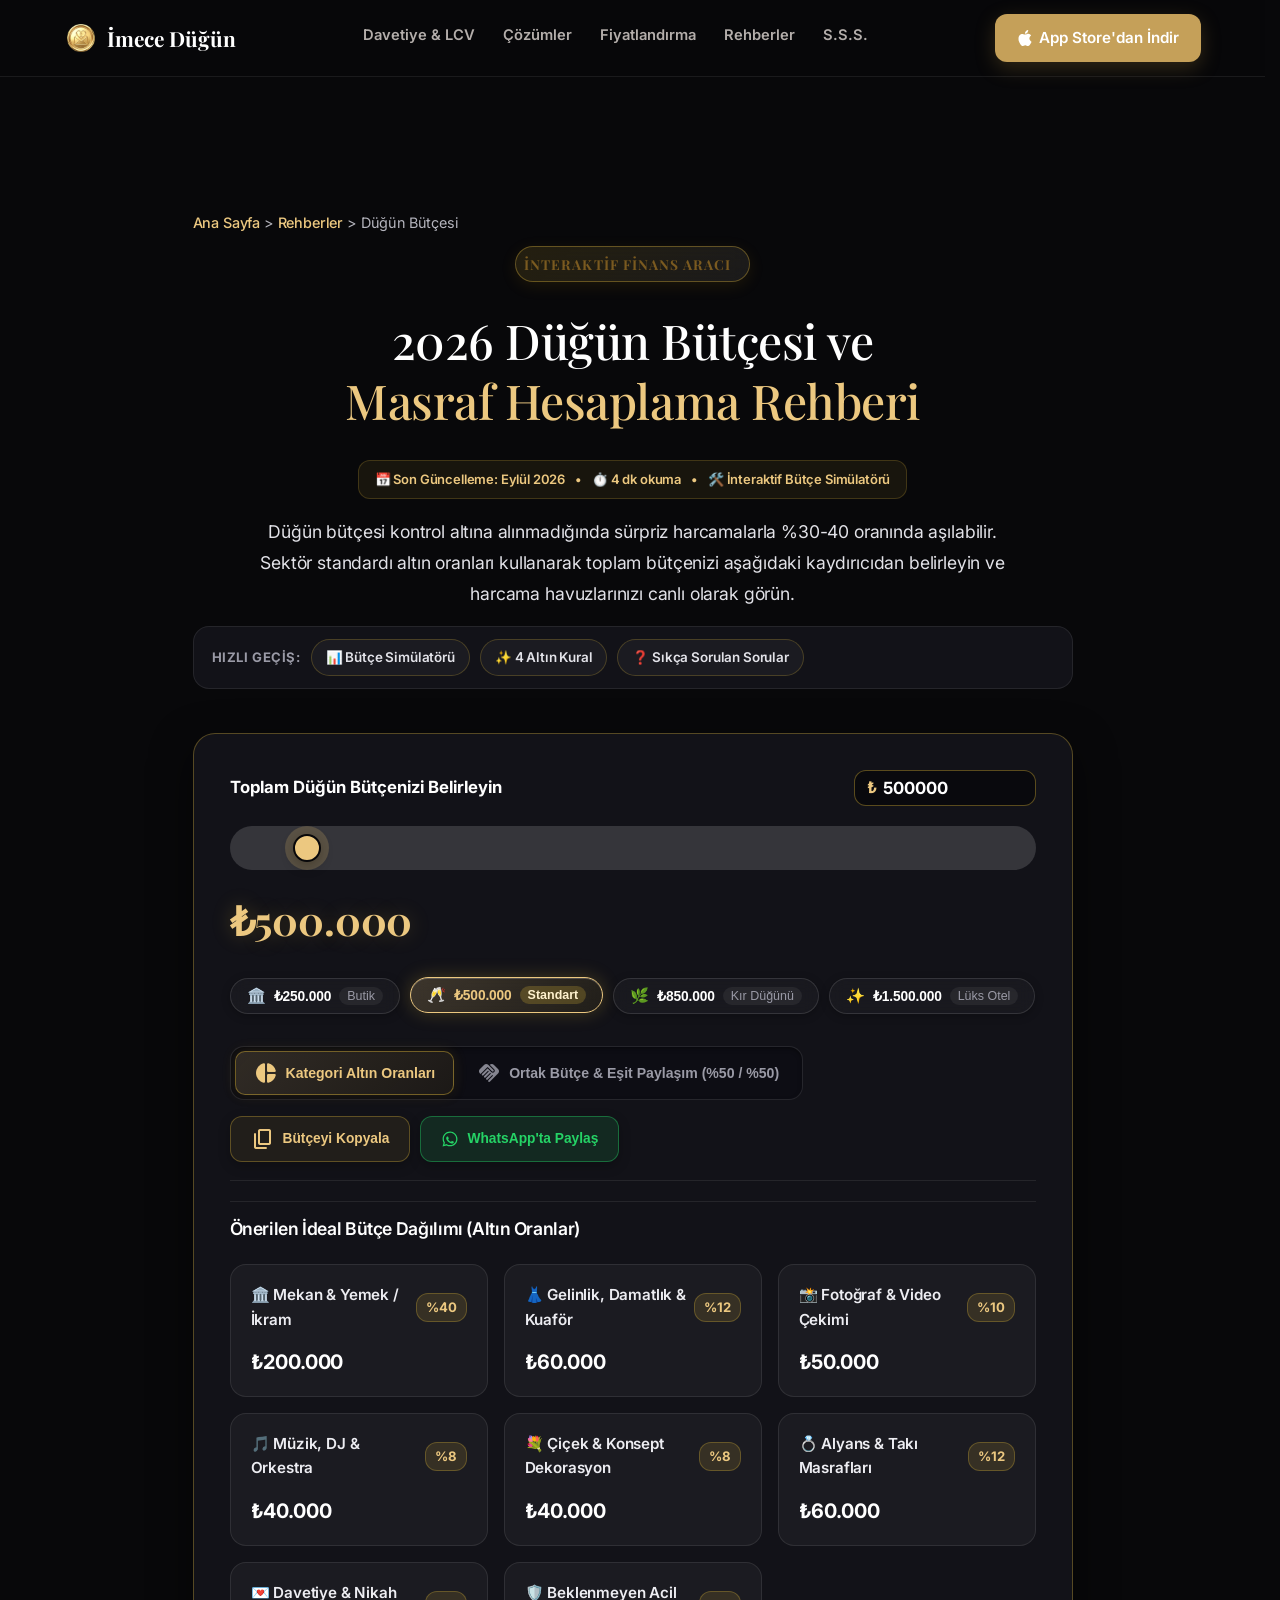
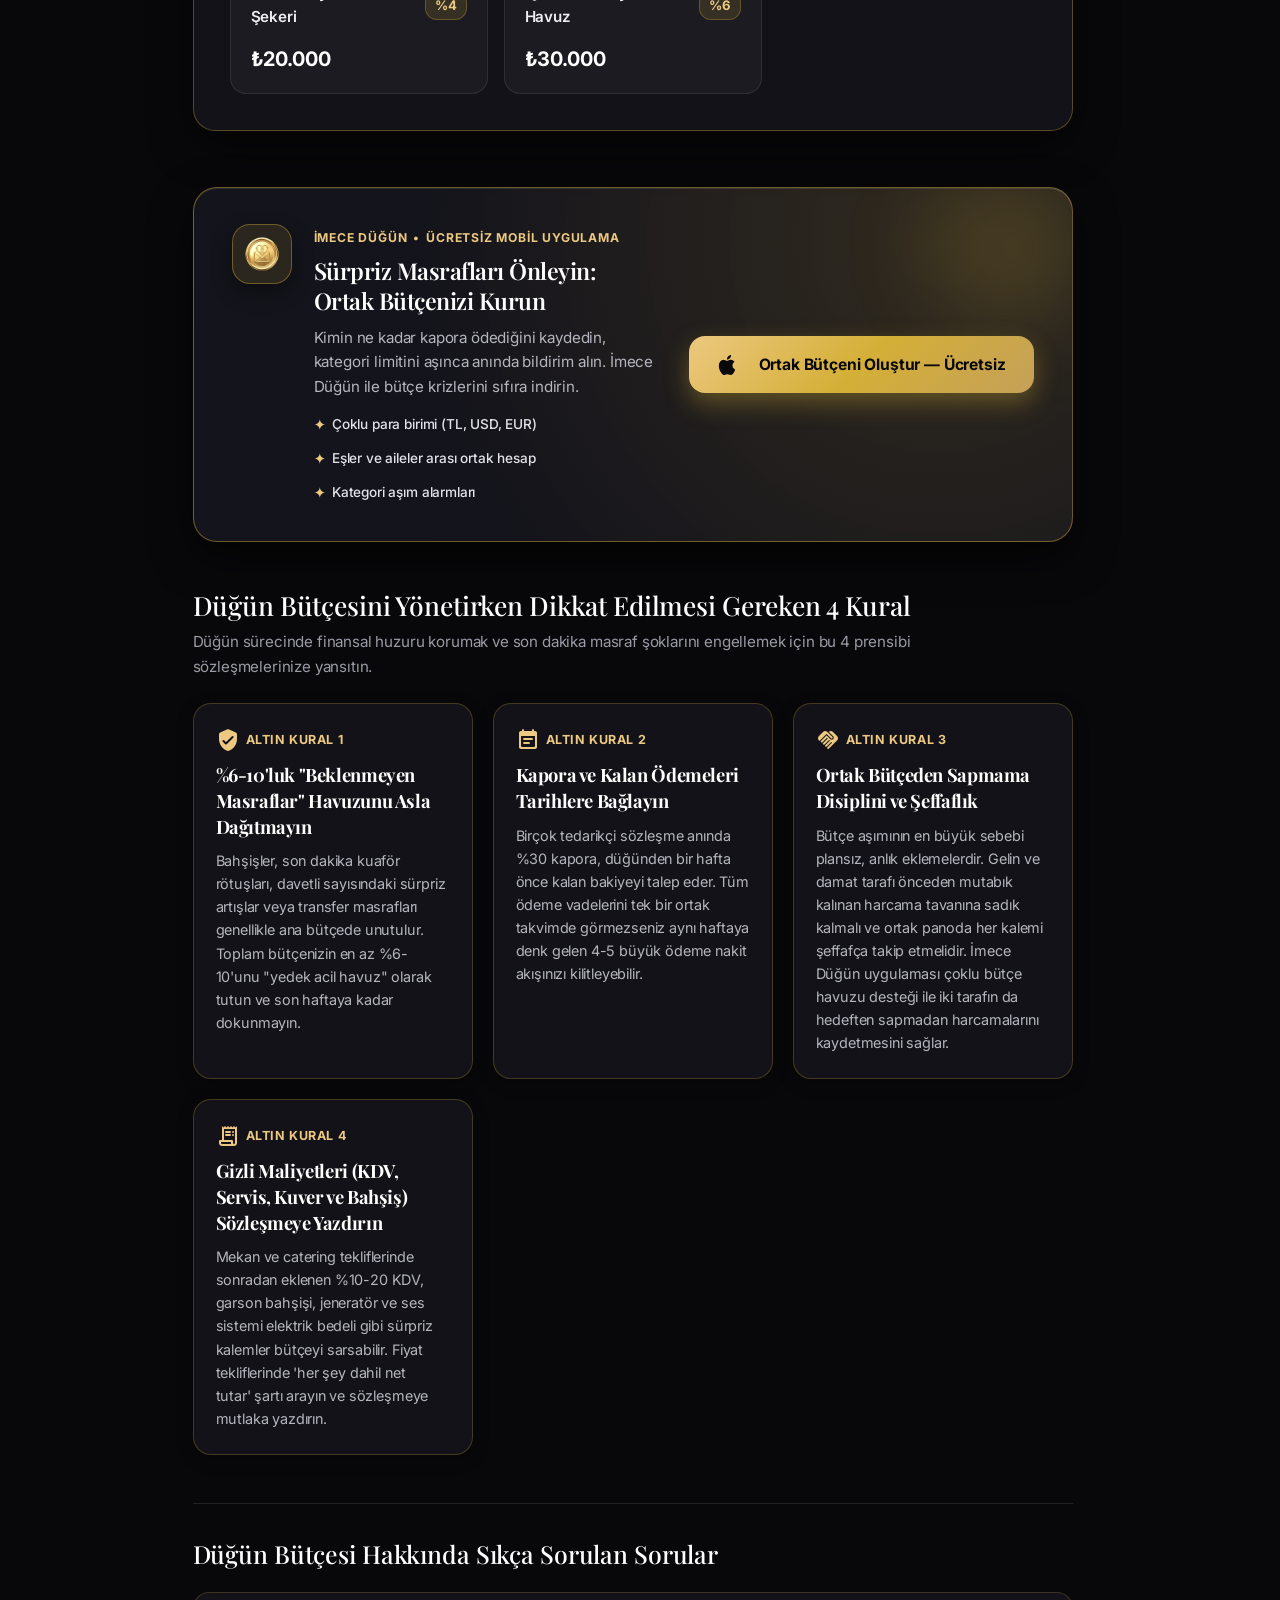
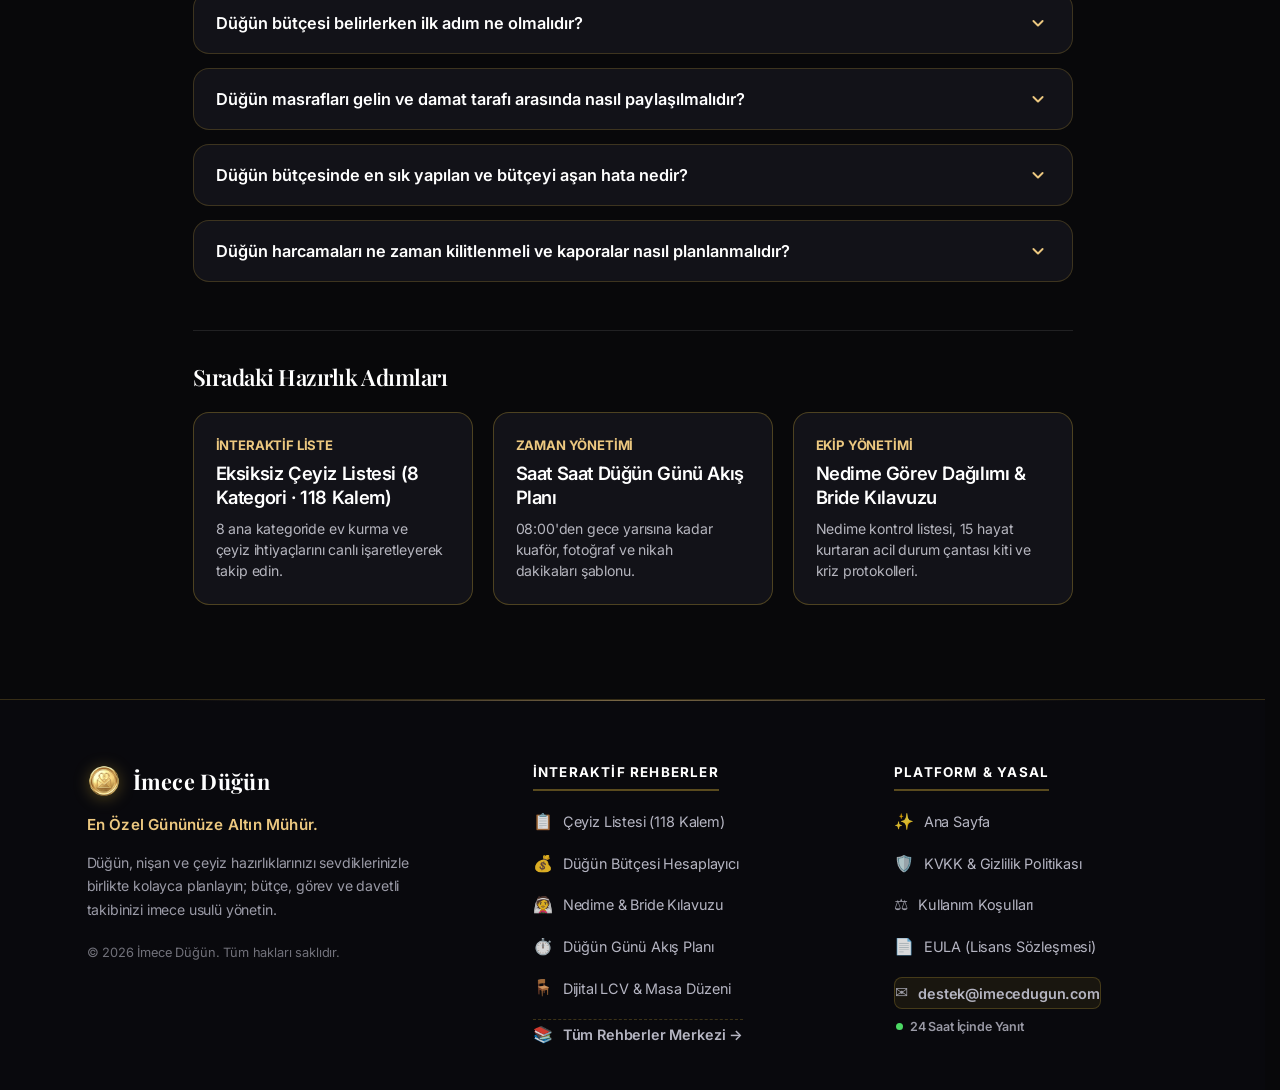
<file: rehber/dugun-butcesi.html>
<!DOCTYPE html>
<html lang="tr">
<head>
    <meta charset="UTF-8">
    <meta name="viewport" content="width=device-width, initial-scale=1.0">
    <!-- Google tag (gtag.js) -->
    <script async src="https://www.googletagmanager.com/gtag/js?id=G-TB2CR1GVQ4"></script>
    <script>
      window.dataLayer = window.dataLayer || [];
      function gtag(){dataLayer.push(arguments);}
      gtag('consent', 'default', {
        'ad_storage': 'granted',
        'ad_user_data': 'granted',
        'ad_personalization': 'granted',
        'analytics_storage': 'granted'
      });
      gtag('js', new Date());

      gtag('config', 'G-TB2CR1GVQ4');
    </script>

    <!-- Meta Pixel Code -->
    <script>
    !function(f,b,e,v,n,t,s)
    {if(f.fbq)return;n=f.fbq=function(){n.callMethod?
    n.callMethod.apply(n,arguments):n.queue.push(arguments)};
    if(!f._fbq)f._fbq=n;n.push=n;n.loaded=!0;n.version='2.0';
    n.queue=[];t=b.createElement(e);t.async=!0;
    t.src=v;s=b.getElementsByTagName(e)[0];
    s.parentNode.insertBefore(t,s)}(window, document,'script',
    'https://connect.facebook.net/en_US/fbevents.js');
    fbq('init', '2142810199699702');
    fbq('track', 'PageView');
    </script>
    <noscript><img height="1" width="1" style="display:none"
    src="https://www.facebook.com/tr?id=2142810199699702&ev=PageView&noscript=1"
    /></noscript>
    <!-- End Meta Pixel Code -->

    <!-- Microsoft Clarity -->
    <script type="text/javascript">
        (function(c,l,a,r,i,t,y){
            c[a]=c[a]||function(){(c[a].q=c[a].q||[]).push(arguments)};
            t=l.createElement(r);t.async=1;t.src="https://www.clarity.ms/tag/"+i;
            y=l.getElementsByTagName(r)[0];y.parentNode.insertBefore(t,y);
        })(window, document, "clarity", "script", "z3a1goed2l");
    </script>


            <meta name="description" content="2026 Düğün Bütçesi ve Masraf Hesaplama Rehberi: Düğün harcamalarının altın oranları, interaktif bütçe bölüştürücü simülatörü ve kapora planlama tüyoları.">
    <meta name="keywords" content="düğün bütçesi hesaplama, düğün masrafları 2026, düğün maliyeti kalemleri, düğün bütçe tablosu, kapora takip, düğün masrafı ne kadar">
    <title>Düğün Bütçesi &amp; Masraf Hesaplama Rehberi (2026) — İmece Düğün</title>
    <link rel="canonical" href="https://imecedugun.com/rehber/dugun-butcesi.html">
    <meta name="theme-color" content="#09090D">
    <link rel="manifest" href="/site.webmanifest">

    <!-- Social & Open Graph -->
    <meta property="og:type" content="article">
    <meta property="og:locale" content="tr_TR">
    <meta property="og:title" content="Düğün Bütçesi &amp; Masraf Hesaplama Rehberi (2026) — İmece Düğün">
    <meta property="og:description" content="Düğün harcamalarının altın oranları ve canlı bütçe bölüştürücü simülatörü. Masraflarınızı önceden planlayın.">
    <meta property="og:url" content="https://imecedugun.com/rehber/dugun-butcesi.html">
    <meta property="og:image" content="https://imecedugun.com/assets/img/og-share-1200x630.png">
    <meta property="og:image:width" content="1200">
    <meta property="og:image:height" content="630">
    <meta property="og:image:alt" content="2026 Düğün Bütçesi ve Masraf Hesaplama Rehberi — İmece Düğün">
    <meta property="og:site_name" content="İmece Düğün">
    <meta name="twitter:card" content="summary_large_image">
    <meta name="twitter:title" content="Düğün Bütçesi &amp; Masraf Hesaplama Rehberi (2026) — İmece Düğün">
    <meta name="twitter:description" content="Düğün harcamalarının altın oranları ve canlı bütçe bölüştürücü simülatörü. Masraflarınızı önceden planlayın.">
    <meta name="twitter:image" content="https://imecedugun.com/assets/img/og-share-1200x630.png">

    <!-- Fonts & Icons -->
    <link rel="preconnect" href="https://fonts.googleapis.com">
    <link rel="preconnect" href="https://fonts.gstatic.com" crossorigin>
    <link href="https://fonts.googleapis.com/css2?family=Inter:wght@300;400;500;600;700&family=Playfair+Display:ital,wght@0,400..900;1,400..900&display=swap" rel="stylesheet">
    <link href="https://fonts.googleapis.com/icon?family=Material+Icons+Round&display=swap" rel="stylesheet">
        <!-- Favicon & Tab Icons (100% Guaranteed Transparent, Zero White Background) -->
    <link rel="icon" type="image/svg+xml" href="/favicon.svg?v=20260911_v7">
    <link rel="icon" type="image/svg+xml" href="/seal-favicon.svg?v=20260911_v7">
    <link rel="icon" type="image/png" sizes="32x32" href="[data-uri]">
    <link rel="icon" type="image/png" sizes="16x16" href="[data-uri]">
    <link rel="icon" type="image/png" sizes="32x32" href="/seal-favicon-32.png?v=20260911_v7">
    <link rel="icon" type="image/png" sizes="16x16" href="/seal-favicon-16.png?v=20260911_v7">
    <link rel="icon" type="image/png" sizes="48x48" href="/seal-favicon-48.png?v=20260911_v7">
    <link rel="icon" type="image/png" sizes="96x96" href="/seal-favicon-96.png?v=20260911_v7">
    <link rel="icon" type="image/png" sizes="192x192" href="/favicon-192x192.png?v=20260911_v7">
    <link rel="shortcut icon" href="/favicon.ico?v=20260911_v7" type="image/x-icon">
    <link rel="apple-touch-icon" sizes="180x180" href="/apple-touch-icon.png?v=20260911_v7">
    <link rel="mask-icon" href="/safari-pinned-tab.svg?v=20260911_v7" color="#C59B27">
    <script>
      (function(){
        try {
          var u = "[data-uri]";
          var l = document.querySelector('link[rel="icon"]:not([type="image/svg+xml"])');
          if (!l) {
            l = document.createElement("link");
            l.rel = "icon";
            document.head.appendChild(l);
          }
          l.type = "image/png";
          l.sizes = "32x32";
          l.href = u;
        } catch(e){}
      })();
    </script>
<!-- Stylesheets -->
    <link rel="stylesheet" href="../tokens.css?v=42.0">
    <link rel="stylesheet" href="../style.css?v=42.0">
    <link rel="stylesheet" href="../refresh.css?v=42.0">

    <style>
@layer base {
    html, body {
                font-family: 'Inter', system-ui, -apple-system, BlinkMacSystemFont, sans-serif;
                margin: 0;
                padding: 0;
            }
            .skip-link {
                position: absolute;
                top: -60px;
                left: 16px;
                background: #ECC880;
                color: #08080A;
                padding: 10px 18px;
                font-weight: 700;
                border-radius: 8px;
                z-index: 10000;
                text-decoration: none;
                transition: top 0.2s ease;
            }
            .skip-link:focus {
                top: 16px;
            }
            .sr-only {
                position: absolute;
                width: 1px;
                height: 1px;
                padding: 0;
                margin: -1px;
                overflow: hidden;
                clip: rect(0, 0, 0, 0);
                white-space: nowrap;
                border: 0;
            }
            .guide-meta-strip {
                display: inline-flex;
                align-items: center;
                gap: 10px;
                flex-wrap: wrap;
                color: #ECC880;
                font-size: 0.85rem;
                font-weight: 600;
                margin: 14px 0 18px;
                padding: 8px 16px;
                background: rgba(212, 175, 55, 0.08);
                border: 1px solid rgba(212, 175, 55, 0.22);
                border-radius: 12px;
            }
            .guide-toc-bar {
                display: flex;
                align-items: center;
                gap: 10px;
                flex-wrap: wrap;
                margin: 16px 0 28px;
                padding: 12px 18px;
                background: #121218;
                border: 1px solid rgba(255, 255, 255, 0.08);
                border-radius: 16px;
            }
            .guide-toc-title {
                color: #9A9AA6;
                font-size: 0.82rem;
                font-weight: 700;
                text-transform: uppercase;
                letter-spacing: 0.6px;
            }
            .guide-toc-chip {
                display: inline-flex;
                align-items: center;
                gap: 6px;
                background: rgba(255, 255, 255, 0.04);
                border: 1px solid rgba(212, 175, 55, 0.25);
                color: #E2E2E8;
                padding: 7px 14px;
                border-radius: 20px;
                font-size: 0.84rem;
                font-weight: 600;
                text-decoration: none;
                transition: all 0.2s ease;
            }
            .guide-toc-chip:hover {
                background: rgba(212, 175, 55, 0.15);
                border-color: #ECC880;
                color: #FFFFFF;
                transform: translateY(-1px);
            }
            .golden-rules-grid {
                display: grid;
                grid-template-columns: repeat(auto-fit, minmax(280px, 1fr));
                gap: 20px;
                margin: 24px 0 36px;
            }
            .golden-rule-card {
                background: #121218;
                border: 1px solid rgba(212, 175, 55, 0.25);
                border-radius: 18px;
                padding: 24px 22px;
                display: flex;
                flex-direction: column;
                transition: transform 0.25s ease, border-color 0.25s ease, box-shadow 0.25s ease;
                box-shadow: 0 4px 16px rgba(0, 0, 0, 0.3);
            }
            .golden-rule-card:hover {
                transform: translateY(-3px);
                border-color: rgba(212, 175, 55, 0.6);
                box-shadow: 0 10px 24px rgba(0, 0, 0, 0.45), 0 0 18px rgba(212, 175, 55, 0.12);
            }
            .golden-rule-badge {
                display: inline-flex;
                align-items: center;
                gap: 6px;
                color: #ECC880;
                font-size: 0.78rem;
                font-weight: 700;
                text-transform: uppercase;
                letter-spacing: 0.6px;
                margin-bottom: 10px;
            }
            .golden-rule-card h3 {
                color: #FFFFFF;
                font-size: 1.15rem;
                font-weight: 700;
                margin: 0 0 10px;
                line-height: 1.4;
                font-family: var(--font-header, 'Playfair Display', serif);
            }
            .golden-rule-card p {
                color: #B5B5BE;
                font-size: 0.9rem;
                line-height: 1.6;
                margin: 0;
            }
            .faq-accordion-section {
                margin: 48px 0 36px;
                padding-top: 36px;
                border-top: 1px solid rgba(255, 255, 255, 0.1);
            }
            .faq-accordion-title {
                color: #FFFFFF;
                font-family: var(--font-header, 'Playfair Display', serif);
                font-size: 1.55rem;
                margin-bottom: 24px;
            }
            .faq-accordion-grid {
                display: flex;
                flex-direction: column;
                gap: 14px;
            }
            .faq-accordion-item {
                background: #121218;
                border: 1px solid rgba(212, 175, 55, 0.22);
                border-radius: 16px;
                overflow: hidden;
                transition: border-color 0.25s ease;
            }
            .faq-accordion-item.open {
                border-color: rgba(212, 175, 55, 0.55);
            }
            .faq-accordion-btn {
                width: 100%;
                background: transparent;
                border: none;
                padding: 18px 22px;
                display: flex;
                align-items: center;
                justify-content: space-between;
                gap: 16px;
                color: #FFFFFF;
                font-size: 1.02rem;
                font-weight: 600;
                text-align: left;
                cursor: pointer;
                font-family: inherit;
                min-height: 48px;
            }
            .faq-accordion-btn .material-icons-round {
                color: #ECC880;
                transition: transform 0.25s ease;
                font-size: 22px;
            }
            .faq-accordion-item.open .faq-accordion-btn .material-icons-round {
                transform: rotate(180deg);
            }
            .faq-accordion-content {
                display: none;
                padding: 0 22px 20px;
                color: #B5B5BE;
                font-size: 0.92rem;
                line-height: 1.7;
                border-top: 1px solid rgba(255, 255, 255, 0.05);
                padding-top: 14px;
            }
            .faq-accordion-item.open .faq-accordion-content {
                display: block;
            }
            /* Luxury Modern Footer */
            footer.luxury-footer {
                position: relative;
                overflow: hidden;
            }
            .luxury-footer-divider {
                position: absolute;
                top: 0;
                left: 50%;
                transform: translateX(-50%);
                width: 80%;
                max-width: 900px;
                height: 1px;
                background: linear-gradient(90deg, transparent 0%, rgba(236, 200, 128, 0.5) 50%, transparent 100%);
            }
            footer.luxury-footer .footer-logo-img {
                filter: drop-shadow(0 2px 8px rgba(212, 175, 55, 0.35));
            }
            footer.luxury-footer .footer-platform-badge .badge-dot {
                animation: pulse-live 2.5s infinite ease-in-out;
            }
            @keyframes pulse-live {
                0%, 100% { opacity: 1; transform: scale(1); }
                50% { opacity: 0.5; transform: scale(0.85); }
            }
            /* Aha-Moment Web-to-App Bridge Toast */
            .aha-bridge-toast {
                position: fixed;
                bottom: 24px;
                right: 24px;
                max-width: 360px;
                background: rgba(18, 18, 24, 0.96);
                border: 1px solid rgba(212, 175, 55, 0.45);
                border-radius: 18px;
                padding: 16px 20px;
                box-shadow: 0 16px 40px rgba(0, 0, 0, 0.75), 0 0 24px rgba(212, 175, 55, 0.2);
                backdrop-filter: blur(16px);
                -webkit-backdrop-filter: blur(16px);
                z-index: 9999;
                display: flex;
                align-items: flex-start;
                gap: 14px;
                transform: translateY(140%);
                opacity: 0;
                pointer-events: none;
                transition: all 0.35s cubic-bezier(0.16, 1, 0.3, 1);
            }
            .aha-bridge-toast.is-visible {
                transform: translateY(0);
                opacity: 1;
                pointer-events: auto;
            }
            .aha-toast-icon {
                width: 36px;
                height: 36px;
                object-fit: contain;
                flex-shrink: 0;
                filter: drop-shadow(0 2px 8px rgba(212, 175, 55, 0.4));
            }
            .aha-toast-content {
                flex: 1;
            }
            .aha-toast-title {
                color: #FFFFFF;
                font-size: 0.94rem;
                font-weight: 700;
                margin: 0 0 4px;
                font-family: var(--font-header, 'Playfair Display', serif);
            }
            .aha-toast-desc {
                color: #B5B5BE;
                font-size: 0.82rem;
                line-height: 1.45;
                margin: 0 0 10px;
            }
            .aha-toast-btn {
                display: inline-flex;
                align-items: center;
                gap: 6px;
                background: linear-gradient(135deg, #ECC880 0%, #D4AF37 100%);
                font-weight: 700;
                font-size: 0.8rem;
                padding: 6px 14px;
                border-radius: 10px;
                text-decoration: none;
                box-shadow: 0 4px 12px rgba(212, 175, 55, 0.35);
                transition: transform 0.2s ease;
            }
            .aha-toast-btn:hover {
                transform: translateX(3px);
                background: linear-gradient(135deg, #FFF0CA 0%, #ECC880 100%);
            }
            .aha-toast-close {
                background: transparent;
                border: none;
                color: #71717A;
                font-size: 18px;
                cursor: pointer;
                padding: 0;
                line-height: 1;
                min-width: 44px;
                min-height: 44px;
                display: inline-flex;
                align-items: center;
                justify-content: center;
                transition: color 0.2s;
            }
            .aha-toast-close:hover {
                color: #FFFFFF;
            }
            @media (max-width: 600px) {
                .aha-bridge-toast {
                    left: 16px;
                    right: 16px;
                    bottom: 16px;
                    max-width: none;
                }
            }
            .guide-article {
                max-width: 920px;
                margin: 0 auto;
                padding: 110px 20px 70px;
            }
            .breadcrumb-nav {
                padding: 24px 0 12px;
                font-size: 0.9rem;
                color: #B5B5BE;
            }
            .breadcrumb-nav a {
                color: #ECC880;
                text-decoration: none;
                font-weight: 500;
            }
            .guide-header {
                text-align: center;
                margin-bottom: 44px;
            }
            .guide-title {
                font-family: var(--font-header, 'Playfair Display', serif);
                font-size: clamp(2.1rem, 3.8vw, 3rem);
                color: #FFFFFF;
                margin: 16px 0;
                line-height: 1.25;
                letter-spacing: -0.01em;
            }
            .guide-lead {
                font-size: 1.1rem;
                color: #E2E2E8;
                line-height: 1.75;
                max-width: 780px;
                margin: 0 auto;
            }

            /* Budget Calculator Card */
            .budget-calc-card {
                background: #121218;
                border: 1px solid rgba(212, 175, 55, 0.35);
                border-radius: 22px;
                padding: 36px;
                margin: 36px 0 52px;
                box-shadow: 0 14px 40px rgba(0, 0, 0, 0.55);
            }
            .calc-input-group {
                margin-bottom: 32px;
            }
            .calc-label {
                display: block;
                color: #FFFFFF;
                font-weight: 700;
                font-size: 1.05rem;
                margin-bottom: 12px;
            }
            .calc-slider {
                width: 100%;
                height: 10px;
                border-radius: 5px;
                background: rgba(255, 255, 255, 0.12);
                outline: none;
                -webkit-appearance: none;
                cursor: pointer;
            }
            .calc-slider::-webkit-slider-thumb {
                -webkit-appearance: none;
                width: 26px;
                height: 26px;
                border-radius: 50%;
                background: linear-gradient(135deg, #ECC880, #D4AF37);
                cursor: pointer;
                box-shadow: 0 0 14px rgba(212, 175, 55, 0.7);
                border: 2px solid #08080A;
            }
            .budget-display-amount {
                font-family: var(--font-header, 'Playfair Display', serif);
                font-size: 2.5rem;
                color: #ECC880;
                font-weight: 700;
                margin-top: 10px;
                text-shadow: 0 0 20px rgba(212, 175, 55, 0.25);
            }

            /* Luxury Quick Preset Pills */
            .budget-presets-wrap {
                display: flex;
                gap: 10px;
                justify-content: center;
                flex-wrap: wrap;
                margin-top: 18px;
            }
            .budget-preset-pill {
                display: inline-flex;
                align-items: center;
                gap: 8px;
                background: rgba(255, 255, 255, 0.03);
                border: 1px solid rgba(255, 255, 255, 0.12);
                color: #E2E2E8;
                padding: 8px 16px;
                border-radius: 30px;
                font-size: 0.86rem;
                font-weight: 500;
                cursor: pointer;
                transition: all 0.25s cubic-bezier(0.16, 1, 0.3, 1);
                backdrop-filter: blur(8px);
                -webkit-backdrop-filter: blur(8px);
                user-select: none;
                outline: none;
                box-shadow: 0 2px 8px rgba(0, 0, 0, 0.25);
            }
            .budget-preset-pill .preset-icon {
                font-size: 0.95rem;
                line-height: 1;
            }
            .budget-preset-pill .preset-amount {
                font-weight: 700;
                color: #FFFFFF;
                letter-spacing: -0.01em;
            }
            .budget-preset-pill .preset-tag {
                color: #9A9AA6;
                font-size: 0.78rem;
                background: rgba(255, 255, 255, 0.06);
                padding: 2px 8px;
                border-radius: 12px;
                transition: all 0.22s ease;
            }
            .budget-preset-pill:hover {
                background: rgba(212, 175, 55, 0.08);
                border-color: rgba(212, 175, 55, 0.38);
                color: #FFFFFF;
                transform: translateY(-2px);
                box-shadow: 0 6px 18px rgba(0, 0, 0, 0.35), 0 0 12px rgba(212, 175, 55, 0.12);
            }
            .budget-preset-pill:hover .preset-tag {
                background: rgba(212, 175, 55, 0.16);
                color: #ECC880;
            }
            .budget-preset-pill.active {
                background: linear-gradient(135deg, rgba(236, 200, 128, 0.2) 0%, rgba(212, 175, 55, 0.08) 100%);
                border-color: #ECC880;
                color: #FFFFFF;
                box-shadow: 0 0 18px rgba(212, 175, 55, 0.25), inset 0 1px 0 rgba(255, 255, 255, 0.2);
                transform: translateY(-1px);
            }
            .budget-preset-pill.active .preset-amount {
                color: #ECC880;
            }
            .budget-preset-pill.active .preset-tag {
                background: rgba(212, 175, 55, 0.25);
                color: #FFF2CE;
                font-weight: 600;
            }
            .budget-preset-pill:active {
                transform: scale(0.97);
            }

            /* Budget Control Bar & Segmented Tab Switcher */
            .budget-control-bar {
                display: flex;
                gap: 16px;
                margin: 32px 0 20px;
                padding-bottom: 18px;
                border-bottom: 1px solid rgba(255, 255, 255, 0.08);
                flex-wrap: wrap;
                justify-content: space-between;
                align-items: center;
            }
            .budget-segmented-control {
                display: inline-flex;
                background: rgba(14, 14, 20, 0.85);
                border: 1px solid rgba(255, 255, 255, 0.1);
                border-radius: 14px;
                padding: 4px;
                gap: 4px;
                box-shadow: inset 0 2px 4px rgba(0, 0, 0, 0.4);
            }
            .budget-tab-btn {
                display: inline-flex;
                align-items: center;
                gap: 8px;
                background: transparent;
                border: 1px solid transparent;
                color: #9A9AA6;
                padding: 9px 18px;
                border-radius: 10px;
                font-size: 0.88rem;
                font-weight: 600;
                cursor: pointer;
                transition: all 0.22s cubic-bezier(0.16, 1, 0.3, 1);
                user-select: none;
                white-space: nowrap;
                outline: none;
            }
            .budget-tab-btn .material-icons-round {
                font-size: 18px;
                opacity: 0.85;
                transition: transform 0.2s ease, opacity 0.2s ease;
            }
            .budget-tab-btn:hover {
                color: #FFFFFF;
                background: rgba(255, 255, 255, 0.04);
            }
            .budget-tab-btn.active {
                background: linear-gradient(135deg, rgba(236, 200, 128, 0.16) 0%, rgba(212, 175, 55, 0.08) 100%);
                border: 1px solid rgba(212, 175, 55, 0.45);
                color: #ECC880;
                box-shadow: 0 2px 8px rgba(0, 0, 0, 0.35), 0 0 14px rgba(212, 175, 55, 0.15);
            }
            .budget-tab-btn.active .material-icons-round {
                opacity: 1;
                color: #ECC880;
            }
            .budget-action-btn {
                display: inline-flex;
                align-items: center;
                gap: 8px;
                background: rgba(212, 175, 55, 0.08);
                border: 1px solid rgba(212, 175, 55, 0.35);
                color: #ECC880;
                padding: 10px 20px;
                border-radius: 12px;
                font-size: 0.86rem;
                font-weight: 600;
                cursor: pointer;
                transition: all 0.24s cubic-bezier(0.16, 1, 0.3, 1);
                box-shadow: 0 4px 12px rgba(0, 0, 0, 0.25);
                user-select: none;
                outline: none;
            }
            .budget-action-btn .material-icons-round {
                font-size: 18px;
                transition: transform 0.2s ease;
            }
            .budget-action-btn:hover {
                background: linear-gradient(135deg, rgba(236, 200, 128, 0.22) 0%, rgba(212, 175, 55, 0.12) 100%);
                border-color: #ECC880;
                color: #FFFFFF;
                transform: translateY(-2px);
                box-shadow: 0 6px 20px rgba(212, 175, 55, 0.25);
            }
            .budget-action-btn:hover .material-icons-round {
                transform: scale(1.1);
                color: #ECC880;
            }
            .budget-action-btn:active {
                transform: scale(0.97);
            }

            /* Fallback .cat-pill style */
            .cat-pill {
                display: inline-flex;
                align-items: center;
                justify-content: center;
                gap: 8px;
                padding: 8px 18px;
                border-radius: 30px;
                font-size: 0.88rem;
                font-weight: 500;
                cursor: pointer;
                white-space: nowrap;
                transition: all 0.24s cubic-bezier(0.16, 1, 0.3, 1);
                backdrop-filter: blur(8px);
                -webkit-backdrop-filter: blur(8px);
                user-select: none;
                outline: none;
                box-shadow: 0 2px 6px rgba(0, 0, 0, 0.2);
            }
            .cat-pill:hover {
                transform: translateY(-1px);
                box-shadow: 0 4px 14px rgba(0, 0, 0, 0.35), 0 0 12px rgba(212, 175, 55, 0.12);
            }
            .cat-pill.active {
                font-weight: 600;
            }

            #sidesGrid {
                display: grid;
                grid-template-columns: repeat(auto-fit, minmax(280px, 1fr));
                gap: 18px;
            }

            @media (max-width: 767px) {
                .budget-calc-card {
                    padding: 24px 18px;
                }
                .budget-presets-wrap {
                    gap: 8px;
                }
                .budget-preset-pill {
                    padding: 7px 12px;
                    font-size: 0.8rem;
                }
                .budget-control-bar {
                    flex-direction: column;
                    align-items: stretch;
                    gap: 12px;
                }
                .budget-segmented-control {
                    flex-direction: column;
                    width: 100%;
                }
                .budget-tab-btn {
                    width: 100%;
                    white-space: normal;
                    text-align: center;
                    justify-content: center;
                    padding: 8px 12px;
                    font-size: 0.82rem;
                }
                .budget-action-btn {
                    width: 100%;
                    justify-content: center;
                }
            }

            .budget-breakdown-grid {
                display: grid;
                grid-template-columns: repeat(auto-fill, minmax(250px, 1fr));
                gap: 16px;
                margin-top: 24px;
            }

            @media (max-width: 480px) {
                .budget-breakdown-grid {
                    grid-template-columns: 1fr;
                }
            }
            .breakdown-item {
                background: rgba(255, 255, 255, 0.04);
                border: 1px solid rgba(255, 255, 255, 0.09);
                border-radius: 16px;
                padding: 18px 20px;
                display: flex;
                flex-direction: column;
                justify-content: space-between;
                transition: all 0.25s ease;
            }
            .breakdown-item:hover {
                background: rgba(255, 255, 255, 0.07);
                border-color: rgba(212, 175, 55, 0.4);
                transform: translateY(-2px);
            }
            .breakdown-header {
                display: flex;
                align-items: center;
                justify-content: space-between;
                margin-bottom: 8px;
            }
            .breakdown-title {
                font-size: 0.95rem;
                font-weight: 600;
                color: #EDEDF2;
            }
            .breakdown-pct {
                font-size: 0.82rem;
                color: #ECC880;
                font-weight: 700;
                background: rgba(212, 175, 55, 0.15);
                padding: 3px 9px;
                border-radius: 12px;
                border: 1px solid rgba(212, 175, 55, 0.3);
            }
            .breakdown-val {
                font-size: 1.25rem;
                font-weight: 700;
                color: #FFFFFF;
                margin-top: 6px;
            }

            /* Luxury App Bridge Banner */
            .app-bridge-box {
                position: relative;
                background: radial-gradient(circle at 85% 15%, rgba(236, 200, 128, 0.18) 0%, rgba(20, 20, 28, 0.98) 65%);
                border: 1px solid rgba(212, 175, 55, 0.45);
                border-radius: 24px;
                padding: 36px 38px;
                margin: 56px 0 32px;
                box-shadow: 0 16px 40px rgba(0, 0, 0, 0.6), inset 0 1px 0 rgba(255, 255, 255, 0.1);
                display: flex;
                align-items: center;
                justify-content: space-between;
                gap: 32px;
                overflow: hidden;
            }
            .app-bridge-box::before {
                content: '';
                position: absolute;
                right: -50px;
                top: -50px;
                width: 220px;
                height: 220px;
                background: radial-gradient(circle, rgba(212, 175, 55, 0.25) 0%, transparent 70%);
                filter: blur(40px);
                pointer-events: none;
            }
            .app-bridge-left {
                display: flex;
                align-items: flex-start;
                gap: 22px;
                flex: 1;
                min-width: 280px;
                z-index: 1;
            }
            .app-bridge-seal {
                width: 60px;
                height: 60px;
                border-radius: 18px;
                background: rgba(212, 175, 55, 0.12);
                border: 1px solid rgba(212, 175, 55, 0.4);
                display: flex;
                align-items: center;
                justify-content: center;
                flex-shrink: 0;
                box-shadow: 0 8px 20px rgba(0, 0, 0, 0.4);
            }
            .app-bridge-seal img {
                width: 38px;
                height: 38px;
                object-fit: contain;
            }
            .app-bridge-tag {
                display: inline-flex;
                align-items: center;
                gap: 6px;
                color: #ECC880;
                font-size: 0.76rem;
                font-weight: 700;
                text-transform: uppercase;
                letter-spacing: 0.8px;
                margin-bottom: 8px;
            }
            .app-bridge-tag span.stars {
                color: #FFD700;
                letter-spacing: 1px;
            }
            .app-bridge-text h4 {
                font-family: var(--font-header, 'Playfair Display', serif);
                color: #FFFFFF;
                font-size: 1.45rem;
                line-height: 1.3;
                margin: 0 0 10px;
            }
            .app-bridge-text p {
                color: #B5B5BE;
                font-size: 0.95rem;
                margin: 0 0 14px;
                line-height: 1.6;
                max-width: 520px;
            }
            .app-bridge-features {
                display: flex;
                flex-wrap: wrap;
                gap: 10px 18px;
                margin: 0;
                padding: 0;
                list-style: none;
            }
            .app-bridge-features li {
                display: flex;
                align-items: center;
                gap: 6px;
                color: #E2E2E8;
                font-size: 0.85rem;
                font-weight: 500;
            }
            .app-bridge-features li span {
                color: #ECC880;
                font-size: 15px;
            }
            .app-bridge-cta-wrap {
                flex-shrink: 0;
                z-index: 1;
            }
            .btn-luxury-appstore {
                display: inline-flex;
                align-items: center;
                justify-content: center;
                gap: 12px;
                background: linear-gradient(135deg, #ECC880 0%, #D4AF37 50%, #C5A059 100%);
                font-weight: 700;
                font-size: 0.98rem;
                padding: 16px 28px;
                border-radius: 16px;
                text-decoration: none;
                box-shadow: 0 10px 24px rgba(212, 175, 55, 0.35);
                transition: all 0.25s ease;
                white-space: normal;
                text-align: center;
                max-width: 100%;
            }
            .btn-luxury-appstore:hover {
                transform: translateY(-2px);
                box-shadow: 0 14px 32px rgba(212, 175, 55, 0.55);
                background: linear-gradient(135deg, #FFF0CA 0%, #ECC880 50%, #D4AF37 100%);
            }
            @media (max-width: 820px) {
                .app-bridge-box {
                    flex-direction: column;
                    align-items: stretch;
                    padding: 26px 20px;
                    gap: 22px;
                }
                .app-bridge-left {
                    flex-direction: column;
                    gap: 14px;
                }
                .app-bridge-cta-wrap {
                    width: 100%;
                }
                .btn-luxury-appstore {
                    width: 100%;
                    padding: 15px 20px;
                    font-size: 0.95rem;
                }
            }
            @media (max-width: 600px) {
                .budget-presets-wrap {
                    display: grid;
                    grid-template-columns: 1fr 1fr;
                    gap: 8px;
                    width: 100%;
                }
            }
}

/* overrides: eski öncelikli bildirimler; base katmanını ezer, kaynak sırası korunur. */
@layer overrides {
    html, body {
                background-color: #08080A;
                color: #FFFFFF;
            }
            .navbar {
                background: rgba(8, 8, 10, 0.92);
                backdrop-filter: blur(20px);
                border-bottom: 1px solid rgba(255, 255, 255, 0.08);
            }
            .navbar .nav-links a {
                color: #E2E2E8;
            }
            .navbar .nav-links a:hover {
                color: #ECC880;
            }
            footer.luxury-footer {
                background: #09090D;
                border-top: 1px solid rgba(212, 175, 55, 0.22);
                padding: 64px 0 40px;
            }
            footer.luxury-footer .footer-container {
                display: grid;
                grid-template-columns: 1.4fr 1.1fr 1fr;
                gap: 48px;
                align-items: flex-start;
                max-width: 1140px;
                margin: 0 auto;
                padding: 0 24px;
            }
            footer.luxury-footer .footer-brand {
                display: flex;
                flex-direction: column;
                gap: 14px;
            }
            footer.luxury-footer .footer-brand .logo {
                display: flex;
                align-items: center;
                gap: 12px;
                text-decoration: none;
            }
            footer.luxury-footer .footer-logo-img {
                width: 34px;
                height: 34px;
                object-fit: contain;
            }
            footer.luxury-footer .footer-brand .logo-text {
                font-family: var(--font-header, 'Playfair Display', serif);
                color: #FFFFFF;
                font-size: 1.35rem;
                font-weight: 700;
                letter-spacing: 0.3px;
            }
            footer.luxury-footer .footer-slogan {
                color: #ECC880;
                font-size: 0.95rem;
                font-weight: 600;
                letter-spacing: 0.2px;
                margin: 0;
            }
            footer.luxury-footer .footer-desc {
                color: #9A9AA6;
                font-size: 0.88rem;
                line-height: 1.65;
                margin: 0;
                max-width: 360px;
            }
            footer.luxury-footer .footer-platform-badge {
                display: inline-flex;
                align-items: center;
                gap: 8px;
                background: rgba(212, 175, 55, 0.08);
                border: 1px solid rgba(212, 175, 55, 0.28);
                padding: 6px 14px;
                border-radius: 20px;
                width: fit-content;
                color: #ECC880;
                font-size: 0.8rem;
                font-weight: 600;
                margin-top: 2px;
            }
            footer.luxury-footer .footer-platform-badge .badge-dot {
                width: 7px;
                height: 7px;
                border-radius: 50%;
                background: #4cd964;
                box-shadow: 0 0 8px #4cd964;
                display: inline-block;
            }
            footer.luxury-footer .footer-legal-copy {
                color: #71717A;
                font-size: 0.8rem;
                margin-top: 8px;
            }
            footer.luxury-footer .footer-nav-col {
                display: flex;
                flex-direction: column;
                gap: 16px;
            }
            footer.luxury-footer .footer-heading {
                color: #FFFFFF;
                font-size: 0.84rem;
                font-weight: 700;
                text-transform: uppercase;
                letter-spacing: 1.2px;
                margin: 0;
                padding-bottom: 8px;
                border-bottom: 2px solid rgba(212, 175, 55, 0.4);
                display: inline-block;
                width: fit-content;
            }
            footer.luxury-footer .footer-link-list {
                list-style: none;
                padding: 0;
                margin: 0;
                display: flex;
                flex-direction: column;
                gap: 12px;
            }
            footer.luxury-footer .footer-link-list li {
                margin: 0;
                padding: 0;
            }
            footer.luxury-footer .footer-link-list a {
                color: #B5B5C2;
                font-size: 0.9rem;
                text-decoration: none;
                display: inline-flex;
                align-items: center;
                gap: 10px;
                transition: all 0.22s cubic-bezier(0.16, 1, 0.3, 1);
                padding: 2px 0;
            }
            footer.luxury-footer .footer-link-list a:hover {
                color: #ECC880;
                transform: translateX(5px);
                text-shadow: 0 0 10px rgba(236, 200, 128, 0.35);
            }
            footer.luxury-footer .footer-icon {
                font-size: 1rem;
                opacity: 0.85;
                display: inline-block;
                transition: transform 0.2s ease;
                flex-shrink: 0;
            }
            footer.luxury-footer .footer-link-list a:hover .footer-icon {
                transform: scale(1.22);
            }
            footer.luxury-footer .all-guides-link {
                color: #ECC880;
                font-weight: 600;
                margin-top: 4px;
                padding-top: 6px;
                border-top: 1px dashed rgba(212, 175, 55, 0.25);
            }
            footer.luxury-footer .all-guides-link:hover {
                color: #FFF2CE;
            }
            footer.luxury-footer .support-mail-link {
                color: #ECC880;
                font-weight: 600;
                background: rgba(212, 175, 55, 0.08);
                border: 1px solid rgba(212, 175, 55, 0.24);
                padding: 6px 12px;
                border-radius: 8px;
                margin-top: 4px;
                width: fit-content;
            }
            footer.luxury-footer .support-mail-link:hover {
                background: rgba(212, 175, 55, 0.16);
                border-color: rgba(212, 175, 55, 0.45);
                color: #FFF2CE;
                transform: translateX(4px);
            }
            @media (max-width: 900px) {
                footer.luxury-footer .footer-container {
                    grid-template-columns: 1fr 1fr;
                    gap: 36px;
                }
                footer.luxury-footer .footer-brand {
                    grid-column: span 2;
                }
            }
            @media (max-width: 600px) {
                footer.luxury-footer {
                    padding: 48px 0 32px;
                }
                footer.luxury-footer .footer-container {
                    grid-template-columns: 1fr;
                    gap: 32px;
                }
                footer.luxury-footer .footer-brand {
                    grid-column: span 1;
                }
                footer.luxury-footer .footer-desc {
                    max-width: 100%;
                }
            }
            .aha-toast-btn {
                color: #08080A;
            }
            .guide-article {
                background-color: #08080A;
            }
            .cat-pill {
                background: rgba(255, 255, 255, 0.04);
                border: 1px solid rgba(255, 255, 255, 0.12);
                color: #D4D4DC;
            }
            .cat-pill:hover {
                background: rgba(212, 175, 55, 0.09);
                border-color: rgba(212, 175, 55, 0.4);
                color: #FFFFFF;
            }
            .cat-pill.active {
                background: linear-gradient(135deg, rgba(236, 200, 128, 0.2) 0%, rgba(212, 175, 55, 0.1) 100%);
                border-color: #ECC880;
                color: #FFF2CE;
                box-shadow: 0 0 16px rgba(212, 175, 55, 0.25), inset 0 1px 0 rgba(255, 255, 255, 0.2);
            }

            @media (max-width: 767px) {
                #sidesGrid {
                    grid-template-columns: 1fr;
                }
                .sides-target-box {
                    text-align: left;
                    width: 100%;
                    min-width: 0;
                }
                .sides-target-box .sides-target-badge {
                    justify-content: flex-start;
                }
            }
            .btn-luxury-appstore {
                color: #08080A;
            }
            @media (max-width: 600px) {
                .app-bridge-left {
                    min-width: 0;
                }
            }
}
    /* Bu sayfanın eski satır içi stilleri: inline katmanı base'i ezer, overrides'a yenilir (style özniteliğiyle aynı öncelik). */
    @layer inline {
        .sides-target-box { text-align: right; min-width: 200px; }
        .sides-target-badge { justify-content: flex-end; }
        .g-1 { width: 32px; height: 32px; object-fit: contain; margin-right: 10px; }
        .g-2 { color: var(--gold, #C5A059); font-weight: 600; }
        .g-3 { vertical-align: -2px; margin-right: 6px; }
        .g-4 { display: flex; align-items: center; justify-content: space-between; margin-bottom: 20px; padding-bottom: 14px; border-bottom: 1px solid rgba(255, 255, 255, 0.1); }
        .g-5 { display: flex; align-items: center; gap: 10px; }
        .g-6 { width: 28px; height: 28px; object-fit: contain; }
        .g-7 { font-weight: 700; color: #fff; font-size: 1.05rem; }
        .g-8 { background: none; border: none; color: #ECC880; font-size: 28px; cursor: pointer; min-width: 44px; min-height: 44px; display: inline-flex; align-items: center; justify-content: center; line-height: 1; }
        .g-9 { margin: 14px 0 8px; padding-top: 14px; border-top: 1px solid rgba(255, 255, 255, 0.08); font-size: 0.75rem; text-transform: uppercase; letter-spacing: 1px; color: #ECC880; font-weight: 700; }
        .g-10 { margin-top: 20px; }
        .g-11 { display: inline-flex; align-items: center; gap: 8px; margin-bottom: 12px; }
        .g-12 { display: flex; justify-content: space-between; align-items: center; flex-wrap: wrap; gap: 12px; margin-bottom: 12px; }
        .g-13 { margin: 0; }
        .g-14 { display: flex; align-items: center; background: rgba(0, 0, 0, 0.45); border: 1px solid rgba(212, 175, 55, 0.4); border-radius: 12px; padding: 4px 12px; gap: 6px; }
        .g-15 { color: #ECC880; font-weight: 700; font-size: 1rem; }
        .g-16 { display: flex; gap: 10px; flex-wrap: wrap; }
        .g-17 { background: rgba(37, 211, 102, 0.12); border-color: rgba(37, 211, 102, 0.4); color: #25D366; }
        .g-18 { flex-shrink: 0; }
        .g-19 { color: #fff; margin: 0 0 16px; font-size: 1.1rem; }
        .g-20 { color: #fff; margin: 0 0 8px; font-size: 1.1rem; }
        .g-21 { color: #A0A0AB; font-size: 0.88rem; margin: 0 0 20px; }
        .g-22 { margin-top: 48px; }
        .g-23 { font-family: var(--font-header, 'Playfair Display', serif); color: #fff; font-size: 1.65rem; margin: 0 0 10px; }
        .g-24 { color: #9A9AA6; font-size: 0.95rem; margin: 0 0 24px; line-height: 1.6; }
        .g-25 { font-size: 16px; }
        .g-26 { margin: 48px 0 24px; padding-top: 32px; border-top: 1px solid rgba(255, 255, 255, 0.1); }
        .g-27 { color: #FFFFFF; font-family: var(--font-header, 'Playfair Display', serif); font-size: 1.4rem; margin-bottom: 20px; }
        .g-28 { display: grid; grid-template-columns: repeat(auto-fit, minmax(280px, 1fr)); gap: 20px; }
        .g-29 { background: #121218; border: 1px solid rgba(212, 175, 55, 0.3); border-radius: 16px; padding: 22px; text-decoration: none; display: block; transition: all 0.25s ease; }
        .g-30 { color: #ECC880; font-size: 0.82rem; font-weight: 700; text-transform: uppercase; margin-bottom: 6px; }
        .g-31 { color: #FFFFFF; font-size: 1.15rem; margin: 0 0 8px; }
        .g-32 { color: #B5B5BE; font-size: 0.88rem; margin: 0; line-height: 1.5; }
        .g-33 { margin-top: 8px; display: inline-flex; align-items: center; gap: 7px; font-size: 0.78rem; font-weight: 600; color: #9A9AA6; }
        .g-34 { width: 7px; height: 7px; border-radius: 50%; background: #4cd964; display: inline-block; }
    }

    </style>

    <!-- Schema.org Article, HowTo, FAQPage & Breadcrumb -->
    <script type="application/ld+json">
    {
      "@context": "https://schema.org",
      "@type": "Article",
      "headline": "2026 Düğün Bütçesi ve Masraf Hesaplama Rehberi",
      "description": "Düğün harcamalarının altın oranları, interaktif masraf simülatörü ve bütçe aşımını önleme tüyoları.",
      "image": "https://imecedugun.com/assets/img/og-share-1200x630.png",
      "inLanguage": "tr",
      "mainEntityOfPage": {
        "@type": "WebPage",
        "@id": "https://imecedugun.com/rehber/dugun-butcesi.html"
      },
      "author": {
        "@type": "Organization",
        "name": "İmece Düğün",
        "url": "https://imecedugun.com/"
      },
      "publisher": {
        "@type": "Organization",
        "name": "İmece Düğün",
        "url": "https://imecedugun.com/",
        "logo": {
          "@type": "ImageObject",
          "url": "https://imecedugun.com/assets/img/logo_wax_seal_96.png",
          "width": 96,
          "height": 96
        }
      },
      "datePublished": "2026-09-02T09:00:00+03:00",
      "dateModified": "2026-09-14T09:00:00+03:00"
    }
    </script>
    <script type="application/ld+json">
    {
      "@context": "https://schema.org",
      "@type": "HowTo",
      "name": "2026 Düğün Bütçesi Nasıl Hesaplanır ve Yönetilir?",
      "description": "Altın oranlar ve ortak harcama disipliniyle düğün bütçesini planlama adımları.",
      "step": [
        {
          "@type": "HowToStep",
          "position": 1,
          "name": "Toplam Bütçe Tavanını Belirleyin",
          "text": "Ailelerin ve çiftin katkı sağlayacağı net nakit tutarı belirleyerek bütçe tavanını netleştirin."
        },
        {
          "@type": "HowToStep",
          "position": 2,
          "name": "Beklenmeyen Masraflar Havuzu (%6-10) Ayırın",
          "text": "Son dakika masrafları ve bahşişler için toplam bütçenin en az %6-10'unu yedek havuzda tutun."
        },
        {
          "@type": "HowToStep",
          "position": 3,
          "name": "Altın Oranlarla Kategori Havuzlarını Dağıtın",
          "text": "Mekan %45, giyim %15, fotoğraf %12, müzik %8, dekorasyon %8 ve hediyelik %6 oranlarını uygulayın."
        },
        {
          "@type": "HowToStep",
          "position": 4,
          "name": "Harcama ve Kaporaları Şeffafça Takip Edin",
          "text": "İmece Düğün uygulaması ile kimin ne kadar ödediğini kaydedin ve bütçe tavanından sapmayın."
        }
      ]
    }
    </script>
    <script type="application/ld+json">
    {
      "@context": "https://schema.org",
      "@type": "FAQPage",
      "mainEntity": [
        {
          "@type": "Question",
          "name": "Düğün bütçesi belirlerken ilk adım ne olmalıdır?",
          "acceptedAnswer": {
            "@type": "Answer",
            "text": "İlk adım, çiftin ve ailelerin katkı sağlayabileceği net toplam nakit tutarı belirlemek ve bu tutarın %6-10'unu doğrudan beklenmeyen masraflar havuzuna ayırmaktır."
          }
        },
        {
          "@type": "Question",
          "name": "Düğün masrafları gelin ve damat tarafı arasında nasıl paylaşılmalıdır?",
          "acceptedAnswer": {
            "@type": "Answer",
            "text": "Geleneksel adetlerin yanı sıra en sağlıklı yöntem İmece modeli (%50 - %50 eşit sorumluluk) veya harcama tavanı mutabakatıdır. İki taraf da baştan mutabık kaldığı ortak bütçe tavanına sadık kalır."
          }
        },
        {
          "@type": "Question",
          "name": "Düğün bütçesinde en sık yapılan ve bütçeyi aşan hata nedir?",
          "acceptedAnswer": {
            "@type": "Answer",
            "text": "'Nasıl olsa bir kere evleniyoruz' diyerek son 1 ayda yapılan plansız eklemeler bütçeyi %30-40 oranında deler. Sözleşmeleri her şey dahil sabitlemek ve anlık harcamaları tek uygulamada tutmak krizi önler."
          }
        },
        {
          "@type": "Question",
          "name": "Düğün harcamaları ne zaman kilitlenmeli ve kaporalar nasıl planlanmalıdır?",
          "acceptedAnswer": {
            "@type": "Answer",
            "text": "Mekan, orkestra ve fotoğraf sözleşmeleri düğünden en az 6-9 ay önce yapılmalı ve kaporalar vadeli plana bağlanmalıdır."
          }
        }
      ]
    }
    </script>
    <script type="application/ld+json">
    {
      "@context": "https://schema.org",
      "@type": "BreadcrumbList",
      "itemListElement": [
        {
          "@type": "ListItem",
          "position": 1,
          "name": "Ana Sayfa",
          "item": "https://imecedugun.com/"
        },
        {
          "@type": "ListItem",
          "position": 2,
          "name": "Rehberler",
          "item": "https://imecedugun.com/rehber/"
        },
        {
          "@type": "ListItem",
          "position": 3,
          "name": "Düğün Bütçesi",
          "item": "https://imecedugun.com/rehber/dugun-butcesi.html"
        }
      ]
    }
    </script>
</head>
<body class="has-sticky-cta dark-active" style="background-color: #08080A; color: #FFFFFF;">
    <a class="skip-link" href="#anaicerik">İçeriğe geç</a>

    <!-- Header / Navbar -->
    <header class="navbar" style="background-color: rgba(8, 8, 10, 0.95);">
        <div class="container nav-container">
            <a class="logo" href="https://imecedugun.com/" aria-label="İmece Düğün — Ana Sayfa">
                <img class="g-1" src="../assets/img/logo_wax_seal_96.png" alt="İmece Düğün Logo" width="32" height="32">
                <span class="logo-text">İmece Düğün</span>
            </a>
            <nav class="nav-links">
                <a href="https://imecedugun.com/#interactive-rsvp-showcase">Davetiye &amp; LCV</a>
                <a href="https://imecedugun.com/#neden-imece">Çözümler</a>
                <a href="https://imecedugun.com/#paketler">Fiyatlandırma</a>
                <a class="g-2" href="index.html">Rehberler</a>
                <a href="https://imecedugun.com/#sss">S.S.S.</a>
            </nav>
            <button class="nav-toggle" id="navToggle" type="button" aria-label="Menüyü aç" aria-expanded="false" aria-controls="navDrawer">
                <span class="nav-toggle-bar"></span>
                <span class="nav-toggle-bar"></span>
            </button>
            <div class="nav-cta">
                <a href="https://apps.apple.com/tr/app/i-mece-d%C3%BC%C4%9F%C3%BCn/id6794826834" target="_blank" rel="noopener" class="btn btn-primary btn-gold-effect nav-download-btn">
                    <svg class="apple-svg g-3" viewBox="0 0 16 16" width="16" height="16" fill="currentColor" aria-hidden="true">
                        <path d="M11.182.008C11.148-.03 9.923.023 8.857 1.18c-1.066 1.156-.902 2.482-.878 2.516s1.52.087 2.475-1.258.762-2.391.728-2.43m3.314 11.733c-.048-.096-2.325-1.234-2.113-3.422s1.675-2.789 1.698-2.854-.597-.79-1.254-1.157a3.7 3.7 0 0 0-1.563-.434c-.108-.003-.483-.095-1.254.116-.508.139-1.653.589-1.968.607-.316.018-1.256-.522-2.267-.665-.647-.125-1.333.131-1.824.328-.49.196-1.422.754-2.074 2.237-.652 1.482-.311 3.83-.067 4.56s.625 1.924 1.273 2.796c.576.984 1.34 1.667 1.659 1.899s1.219.386 1.843.067c.502-.308 1.408-.485 1.766-.472.357.013 1.061.154 1.782.539.571.197 1.111.115 1.652-.105.541-.221 1.324-1.059 2.238-2.758q.52-1.185.473-1.282"/>
                    </svg>
                    App Store'dan İndir
                </a>
            </div>
        </div>
    </header>

    <!-- Mobil Menü Çekmecesi -->
    <div class="nav-drawer" id="navDrawer" hidden>
        <div class="nav-drawer-scrim" data-nav-close></div>
        <nav class="nav-drawer-panel" aria-label="Mobil menü">
            <div class="g-4">
                <div class="g-5">
                    <img class="g-6" src="../assets/img/logo_wax_seal_96.png" alt="Logo" width="28" height="28">
                    <span class="g-7">İmece Düğün</span>
                </div>
                <button class="g-8" type="button" data-nav-close aria-label="Menüyü Kapat">&times;</button>
            </div>
            <a href="https://imecedugun.com/#interactive-rsvp-showcase" data-nav-close>Davetiye &amp; LCV</a>
            <a href="https://imecedugun.com/#neden-imece" data-nav-close>Çözümler</a>
            <a href="https://imecedugun.com/#paketler" data-nav-close>Fiyatlandırma</a>
            <a href="https://imecedugun.com/#sss" data-nav-close>S.S.S.</a>

            <div class="g-9">Rehberler &amp; Şablonlar</div>
            <a href="index.html" data-nav-close>Rehberler Merkezi</a>
            <a href="ceyiz-listesi.html" data-nav-close>Eksiksiz Çeyiz Listesi (118 Kalem)</a>
            <a class="g-2" href="dugun-butcesi.html" data-nav-close>Düğün Bütçesi Hesaplayıcı</a>
            <a href="nedime-ve-bride-to-be.html" data-nav-close>Nedime &amp; Bride Kılavuzu</a>
            <a href="dugun-gunu-akisi.html" data-nav-close>Düğün Günü Akış Planı</a>
            <a href="dijital-lcv-ve-oturma-duzeni.html" data-nav-close>Dijital LCV &amp; Masa Düzeni</a>
            <a href="https://apps.apple.com/tr/app/i-mece-d%C3%BC%C4%9F%C3%BCn/id6794826834" target="_blank" rel="noopener" class="btn btn-primary nav-drawer-cta g-10" data-nav-close>
                <svg class="apple-svg g-3" viewBox="0 0 16 16" width="16" height="16" fill="currentColor" aria-hidden="true">
                    <path d="M11.182.008C11.148-.03 9.923.023 8.857 1.18c-1.066 1.156-.902 2.482-.878 2.516s1.52.087 2.475-1.258.762-2.391.728-2.43m3.314 11.733c-.048-.096-2.325-1.234-2.113-3.422s1.675-2.789 1.698-2.854-.597-.79-1.254-1.157a3.7 3.7 0 0 0-1.563-.434c-.108-.003-.483-.095-1.254.116-.508.139-1.653.589-1.968.607-.316.018-1.256-.522-2.267-.665-.647-.125-1.333.131-1.824.328-.49.196-1.422.754-2.074 2.237-.652 1.482-.311 3.83-.067 4.56s.625 1.924 1.273 2.796c.576.984 1.34 1.667 1.659 1.899s1.219.386 1.843.067c.502-.308 1.408-.485 1.766-.472.357.013 1.061.154 1.782.539.571.197 1.111.115 1.652-.105.541-.221 1.324-1.059 2.238-2.758q.52-1.185.473-1.282"/>
                </svg>
                App Store'dan İndir
            </a>
        </nav>
    </div>

    <main id="anaicerik" class="guide-article" style="background-color: #08080A; color: #FFFFFF;">
        <nav aria-label="Sayfa konumu" class="breadcrumb-nav">
            <a href="https://imecedugun.com/">Ana Sayfa</a> &gt; <a href="index.html">Rehberler</a> &gt; <span>Düğün Bütçesi</span>
        </nav>

        <header class="guide-header">
            <div class="hero-brand-badge g-11">
                <span class="hero-badge-title">İNTERAKTİF FİNANS ARACI</span>
            </div>
            <h1 class="guide-title">2026 Düğün Bütçesi ve <br><span class="text-gold-gradient">Masraf Hesaplama Rehberi</span></h1>
            <div class="guide-meta-strip">
                <span>📅 Son Güncelleme: Eylül 2026</span>
                <span>•</span>
                <span>⏱️ 4 dk okuma</span>
                <span>•</span>
                <span>🛠️ İnteraktif Bütçe Simülatörü</span>
            </div>
            <p class="guide-lead">
                Düğün bütçesi kontrol altına alınmadığında sürpriz harcamalarla %30-40 oranında aşılabilir. Sektör standardı altın oranları kullanarak toplam bütçenizi aşağıdaki kaydırıcıdan belirleyin ve harcama havuzlarınızı canlı olarak görün.
            </p>

            <!-- Table of Contents Quick Links -->
            <div class="guide-toc-bar" role="navigation" aria-label="Hızlı Bölüm Geçişi">
                <span class="guide-toc-title">Hızlı Geçiş:</span>
                <a href="#butce-araci" class="guide-toc-chip">📊 Bütçe Simülatörü</a>
                <a href="#altin-kurallar" class="guide-toc-chip">✨ 4 Altın Kural</a>
                <a href="#sss" class="guide-toc-chip">❓ Sıkça Sorulan Sorular</a>
            </div>
        </header>

        <!-- Interactive Budget Calculator Card -->
        <section class="budget-calc-card" id="butce-araci">
            <div class="calc-input-group">
                <div class="g-12">
                    <label for="budgetSlider" class="calc-label g-13">Toplam Düğün Bütçenizi Belirleyin</label>
                    <div class="budget-input-wrapper g-14">
                        <span class="g-15">₺</span>
                        <input type="number" id="budgetDirectInput" min="100000" max="5000000" step="10000" value="500000" oninput="onDirectBudgetInput(this.value)" aria-label="Doğrudan Bütçe Tutarı Girin" style="background: transparent; border: none; color: #FFFFFF; font-size: 1.05rem; font-weight: 700; width: 140px; outline: none; font-family: inherit;">
                    </div>
                </div>
                <input type="range" id="budgetSlider" class="calc-slider" min="100000" max="5000000" step="25000" value="500000" oninput="onSliderChange(this.value); triggerBudgetToast();">
                <div class="budget-display-amount" id="budgetDisplay">₺500.000</div>

                <!-- Quick Preset Luxury Pills -->
                <div class="budget-presets-wrap" role="group" aria-label="Hızlı Bütçe Paketleri">
                    <button type="button" onclick="setBudgetPreset(250000, this)" class="budget-preset-pill" data-amount="250000">
                        <span class="preset-icon">🏛️</span>
                        <span class="preset-amount">₺250.000</span>
                        <span class="preset-tag">Butik</span>
                    </button>
                    <button type="button" onclick="setBudgetPreset(500000, this)" class="budget-preset-pill active" id="preset500" data-amount="500000">
                        <span class="preset-icon">🥂</span>
                        <span class="preset-amount">₺500.000</span>
                        <span class="preset-tag">Standart</span>
                    </button>
                    <button type="button" onclick="setBudgetPreset(850000, this)" class="budget-preset-pill" data-amount="850000">
                        <span class="preset-icon">🌿</span>
                        <span class="preset-amount">₺850.000</span>
                        <span class="preset-tag">Kır Düğünü</span>
                    </button>
                    <button type="button" onclick="setBudgetPreset(1500000, this)" class="budget-preset-pill" data-amount="1500000">
                        <span class="preset-icon">✨</span>
                        <span class="preset-amount">₺1.500.000</span>
                        <span class="preset-tag">Lüks Otel</span>
                    </button>
                </div>
            </div>

            <!-- Tab Switcher & Actions Bar -->
            <div class="budget-control-bar">
                <div class="budget-segmented-control" role="tablist" aria-label="Bütçe Görünümü">
                    <button type="button" id="tabCatBtn" class="budget-tab-btn active" role="tab" aria-selected="true" onclick="switchBudgetTab('cat')">
                        <span class="material-icons-round">pie_chart</span>
                        <span>Kategori Altın Oranları</span>
                    </button>
                    <button type="button" id="tabSidesBtn" class="budget-tab-btn" role="tab" aria-selected="false" onclick="switchBudgetTab('sides')">
                        <span class="material-icons-round">handshake</span>
                        <span>Ortak Bütçe &amp; Eşit Paylaşım (%50 / %50)</span>
                    </button>
                </div>
                <div class="g-16">
                    <button type="button" id="copyBudgetBtn" onclick="copyBudgetPlan()" class="budget-action-btn" title="Bütçe dökümünü panoya kopyala">
                        <span class="material-icons-round">content_copy</span>
                        <span>Bütçeyi Kopyala</span>
                    </button>
                    <button type="button" id="shareWhatsAppBtn" onclick="shareBudgetWhatsApp()" class="budget-action-btn g-17" title="Bütçe dökümünü WhatsApp'ta paylaş">
                        <svg class="g-18" viewBox="0 0 24 24" width="18" height="18" fill="currentColor" aria-hidden="true">
                            <path d="M12.04 2c-5.46 0-9.91 4.45-9.91 9.91 0 1.75.46 3.45 1.32 4.95L2.05 22l5.25-1.38c1.45.79 3.08 1.21 4.74 1.21 5.46 0 9.91-4.45 9.91-9.91 0-2.65-1.03-5.14-2.9-7.01A9.816 9.816 0 0 0 12.04 2m.01 1.67c2.2 0 4.26.86 5.82 2.42a8.225 8.225 0 0 1 2.41 5.83c0 4.54-3.7 8.24-8.24 8.24-1.48 0-2.93-.4-4.2-1.15l-.3-.18-3.12.82.83-3.04-.2-.31a8.196 8.196 0 0 1-1.26-4.38c0-4.54 3.7-8.24 8.24-8.24m4.52 11.66c-.25-.13-1.47-.72-1.7-.81-.23-.08-.39-.13-.56.13-.17.25-.64.81-.79.97-.14.17-.29.19-.54.06-.25-.13-1.06-.39-2.02-1.24-.74-.66-1.24-1.48-1.39-1.73-.14-.25-.02-.39.11-.51.11-.11.25-.29.37-.44.13-.14.17-.25.25-.42.08-.17.04-.31-.02-.44-.06-.13-.56-1.34-.76-1.84-.2-.48-.41-.42-.56-.43h-.48c-.17 0-.44.06-.67.31-.23.25-.88.86-.88 2.1 0 1.24.9 2.44 1.03 2.61.13.17 1.77 2.7 4.29 3.78.6.26 1.07.41 1.43.53.6.19 1.15.16 1.58.1.48-.07 1.47-.6 1.68-1.18.21-.58.21-1.07.15-1.18-.06-.11-.22-.17-.47-.3z"/>
                        </svg>
                        <span>WhatsApp'ta Paylaş</span>
                    </button>
                </div>
            </div>

            <!-- View 1: Category Breakdown -->
            <div id="categoryBreakdownView" style="border-top: 1px solid rgba(255,255,255,0.08); padding-top: 16px;">
                <h4 class="g-19">Önerilen İdeal Bütçe Dağılımı (Altın Oranlar)</h4>
                <div class="budget-breakdown-grid" id="breakdownGrid">
                    <!-- Dynamic Breakdown Items -->
                </div>
            </div>

            <!-- View 2: Equal Sharing & Budget Discipline Breakdown -->
            <div id="sidesBreakdownView" style="display: none; border-top: 1px solid rgba(255,255,255,0.08); padding-top: 16px;">
                <h4 class="g-20">Ortak Bütçe &amp; Planlanan Bütçeden Sapmama Modeli</h4>
                <p class="g-21">Düğün hazırlıklarında en sık yaşanan kriz, kontrolsüz eklemelerle bütçenin aşılmasıdır. İmece modeli, her iki tarafın baştan mutabık kaldığı ortak bütçe tavanına sadık kalmasını (%50 - %50 eşit sorumluluk) ve sürpriz harcamalara geçit verilmemesini hedefler.</p>
                <div id="sidesGrid">
                    <!-- Dynamic Sides Items -->
                </div>
            </div>
        </section>

        <!-- App Bridge Banner -->
        <section class="app-bridge-box">
            <div class="app-bridge-left">
                <div class="app-bridge-seal">
                    <img src="../assets/img/logo_wax_seal_96.png" alt="İmece Düğün" width="38" height="38">
                </div>
                <div class="app-bridge-text">
                    <div class="app-bridge-tag">
                        <span>İMECE DÜĞÜN</span>
                        <span>•</span>
                        <span>Ücretsiz Mobil Uygulama</span>
                    </div>
                    <h4>Sürpriz Masrafları Önleyin: Ortak Bütçenizi Kurun</h4>
                    <p>Kimin ne kadar kapora ödediğini kaydedin, kategori limitini aşınca anında bildirim alın. İmece Düğün ile bütçe krizlerini sıfıra indirin.</p>
                    <ul class="app-bridge-features">
                        <li><span>✦</span> Çoklu para birimi (TL, USD, EUR)</li>
                        <li><span>✦</span> Eşler ve aileler arası ortak hesap</li>
                        <li><span>✦</span> Kategori aşım alarmları</li>
                    </ul>
                </div>
            </div>
            <div class="app-bridge-cta-wrap">
                <a href="https://apps.apple.com/tr/app/i-mece-d%C3%BC%C4%9F%C3%BCn/id6794826834" target="_blank" rel="noopener" class="btn-luxury-appstore">
                    <svg class="apple-svg" viewBox="0 0 16 16" width="20" height="20" fill="currentColor" aria-hidden="true">
                        <path d="M11.182.008C11.148-.03 9.923.023 8.857 1.18c-1.066 1.156-.902 2.482-.878 2.516s1.52.087 2.475-1.258.762-2.391.728-2.43m3.314 11.733c-.048-.096-2.325-1.234-2.113-3.422s1.675-2.789 1.698-2.854-.597-.79-1.254-1.157a3.7 3.7 0 0 0-1.563-.434c-.108-.003-.483-.095-1.254.116-.508.139-1.653.589-1.968.607-.316.018-1.256-.522-2.267-.665-.647-.125-1.333.131-1.824.328-.49.196-1.422.754-2.074 2.237-.652 1.482-.311 3.83-.067 4.56s.625 1.924 1.273 2.796c.576.984 1.34 1.667 1.659 1.899s1.219.386 1.843.067c.502-.308 1.408-.485 1.766-.472.357.013 1.061.154 1.782.539.571.197 1.111.115 1.652-.105.541-.221 1.324-1.059 2.238-2.758q.52-1.185.473-1.282"/>
                    </svg>
                    <span>Ortak Bütçeni Oluştur — Ücretsiz</span>
                </a>
            </div>
        </section>

        <!-- Golden Rules Section -->
        <section class="g-22" id="altin-kurallar" aria-label="Düğün Bütçesini Yönetirken Dikkat Edilmesi Gereken 4 Kural">
            <h2 class="g-23">Düğün Bütçesini Yönetirken Dikkat Edilmesi Gereken 4 Kural</h2>
            <p class="g-24">Düğün sürecinde finansal huzuru korumak ve son dakika masraf şoklarını engellemek için bu 4 prensibi sözleşmelerinize yansıtın.</p>

            <div class="golden-rules-grid">
                <div class="golden-rule-card">
                    <div class="golden-rule-badge">
                        <span class="material-icons-round g-25">verified_user</span>
                        <span>Altın Kural 1</span>
                    </div>
                    <h3>%6-10'luk "Beklenmeyen Masraflar" Havuzunu Asla Dağıtmayın</h3>
                    <p>Bahşişler, son dakika kuaför rötuşları, davetli sayısındaki sürpriz artışlar veya transfer masrafları genellikle ana bütçede unutulur. Toplam bütçenizin en az %6-10'unu "yedek acil havuz" olarak tutun ve son haftaya kadar dokunmayın.</p>
                </div>

                <div class="golden-rule-card">
                    <div class="golden-rule-badge">
                        <span class="material-icons-round g-25">event_note</span>
                        <span>Altın Kural 2</span>
                    </div>
                    <h3>Kapora ve Kalan Ödemeleri Tarihlere Bağlayın</h3>
                    <p>Birçok tedarikçi sözleşme anında %30 kapora, düğünden bir hafta önce kalan bakiyeyi talep eder. Tüm ödeme vadelerini tek bir ortak takvimde görmezseniz aynı haftaya denk gelen 4-5 büyük ödeme nakit akışınızı kilitleyebilir.</p>
                </div>

                <div class="golden-rule-card">
                    <div class="golden-rule-badge">
                        <span class="material-icons-round g-25">handshake</span>
                        <span>Altın Kural 3</span>
                    </div>
                    <h3>Ortak Bütçeden Sapmama Disiplini ve Şeffaflık</h3>
                    <p>Bütçe aşımının en büyük sebebi plansız, anlık eklemelerdir. Gelin ve damat tarafı önceden mutabık kalınan harcama tavanına sadık kalmalı ve ortak panoda her kalemi şeffafça takip etmelidir. İmece Düğün uygulaması çoklu bütçe havuzu desteği ile iki tarafın da hedeften sapmadan harcamalarını kaydetmesini sağlar.</p>
                </div>

                <div class="golden-rule-card">
                    <div class="golden-rule-badge">
                        <span class="material-icons-round g-25">receipt_long</span>
                        <span>Altın Kural 4</span>
                    </div>
                    <h3>Gizli Maliyetleri (KDV, Servis, Kuver ve Bahşiş) Sözleşmeye Yazdırın</h3>
                    <p>Mekan ve catering tekliflerinde sonradan eklenen %10-20 KDV, garson bahşişi, jeneratör ve ses sistemi elektrik bedeli gibi sürpriz kalemler bütçeyi sarsabilir. Fiyat tekliflerinde 'her şey dahil net tutar' şartı arayın ve sözleşmeye mutlaka yazdırın.</p>
                </div>
            </div>
        </section>

        <!-- SSS (FAQ) Section -->
        <section id="sss" class="faq-accordion-section" aria-label="Sıkça Sorulan Sorular">
            <h2 class="faq-accordion-title">Düğün Bütçesi Hakkında Sıkça Sorulan Sorular</h2>
            <div class="faq-accordion-grid">
                <div class="faq-accordion-item">
                    <button type="button" class="faq-accordion-btn" onclick="toggleFaq(this)" aria-expanded="false">
                        <span>Düğün bütçesi belirlerken ilk adım ne olmalıdır?</span>
                        <span class="material-icons-round">expand_more</span>
                    </button>
                    <div class="faq-accordion-content">
                        <p>İlk adım, çiftin ve ailelerin katkı sağlayabileceği net toplam nakit tutarı belirlemek ve bu tutarın %6-10'unu doğrudan 'beklenmeyen masraflar havuzuna' ayırmaktır. Kalan bütçe, altın oranlara (%45 mekan &amp; yemek, %15 giyim &amp; güzellik, %12 fotoğraf/video vb.) göre paylaştırılmalıdır.</p>
                    </div>
                </div>
                <div class="faq-accordion-item">
                    <button type="button" class="faq-accordion-btn" onclick="toggleFaq(this)" aria-expanded="false">
                        <span>Düğün masrafları gelin ve damat tarafı arasında nasıl paylaşılmalıdır?</span>
                        <span class="material-icons-round">expand_more</span>
                    </button>
                    <div class="faq-accordion-content">
                        <p>Geleneksel adetlerde salon ve yemek damat tarafına, kına ve ev tekstili gelin tarafına ait kabul edilir. Ancak modern düğünlerde en sağlıklı yöntem <strong>İmece modeli (%50 - %50 eşit sorumluluk)</strong> veya harcama tavanı mutabakatıdır. İki taraf da baştan anlaşılan bütçe tavanına sadık kalarak harcamalarını tek ortak panoda şeffafça yönetir.</p>
                    </div>
                </div>
                <div class="faq-accordion-item">
                    <button type="button" class="faq-accordion-btn" onclick="toggleFaq(this)" aria-expanded="false">
                        <span>Düğün bütçesinde en sık yapılan ve bütçeyi aşan hata nedir?</span>
                        <span class="material-icons-round">expand_more</span>
                    </button>
                    <div class="faq-accordion-content">
                        <p>'Nasıl olsa bir kere evleniyoruz' diyerek son 1 ayda yapılan plansız küçük harcamalar (ekstra fotoğraf çekimleri, ek kuaför misafirleri, bahşişler ve KDV farkları) bütçeyi %30-40 oranında deler. Sözleşmeleri her şey dahil olarak sabitlemek ve anlık harcamaları tek uygulamada kayıt altına almak bu krizi önler.</p>
                    </div>
                </div>
                <div class="faq-accordion-item">
                    <button type="button" class="faq-accordion-btn" onclick="toggleFaq(this)" aria-expanded="false">
                        <span>Düğün harcamaları ne zaman kilitlenmeli ve kaporalar nasıl planlanmalıdır?</span>
                        <span class="material-icons-round">expand_more</span>
                    </button>
                    <div class="faq-accordion-content">
                        <p>Mekan, orkestra ve fotoğraf sözleşmeleri düğünden en az 6-9 ay önce yapılmalı ve kaporalar vadeli plana bağlanmalıdır. Kalan bakiyelerin son haftaya yığılmaması için tedarikçilerle parça ödeme takvimi oluşturulmalı ve düğün haftasına nakit sıkışıklığı bırakılmamalıdır.</p>
                    </div>
                </div>
            </div>
        </section>

        <!-- Related Guides Cross-linking -->
        <section class="g-26">
            <h3 class="g-27">Sıradaki Hazırlık Adımları</h3>
            <div class="g-28">
                <a class="g-29" href="ceyiz-listesi.html">
                    <div class="g-30">İnteraktif Liste</div>
                    <h4 class="g-31">Eksiksiz Çeyiz Listesi (8 Kategori · 118 Kalem)</h4>
                    <p class="g-32">8 ana kategoride ev kurma ve çeyiz ihtiyaçlarını canlı işaretleyerek takip edin.</p>
                </a>
                <a class="g-29" href="dugun-gunu-akisi.html">
                    <div class="g-30">Zaman Yönetimi</div>
                    <h4 class="g-31">Saat Saat Düğün Günü Akış Planı</h4>
                    <p class="g-32">08:00'den gece yarısına kadar kuaför, fotoğraf ve nikah dakikaları şablonu.</p>
                </a>
                <a class="g-29" href="nedime-ve-bride-to-be.html">
                    <div class="g-30">Ekip Yönetimi</div>
                    <h4 class="g-31">Nedime Görev Dağılımı &amp; Bride Kılavuzu</h4>
                    <p class="g-32">Nedime kontrol listesi, 15 hayat kurtaran acil durum çantası kiti ve kriz protokolleri.</p>
                </a>
            </div>
        </section>

    </main>

    <!-- Footer -->
    <footer class="luxury-footer">
        <div class="luxury-footer-divider"></div>
        <div class="container footer-container">
            <div class="footer-brand">
                <div class="logo">
                    <img src="../assets/img/logo_wax_seal_96.png" alt="İmece Düğün" width="34" height="34" class="footer-logo-img">
                    <span class="logo-text">İmece Düğün</span>
                </div>
                <p class="footer-slogan">En Özel Gününüze Altın Mühür.</p>
                <p class="footer-desc">Düğün, nişan ve çeyiz hazırlıklarınızı sevdiklerinizle birlikte kolayca planlayın; bütçe, görev ve davetli takibinizi imece usulü yönetin.</p>
                <div class="footer-legal-copy">&copy; 2026 İmece Düğün. Tüm hakları saklıdır.</div>
            </div>

            <div class="footer-nav-col">
                <h4 class="footer-heading">İnteraktif Rehberler</h4>
                <ul class="footer-link-list">
                    <li><a href="ceyiz-listesi.html"><span class="footer-icon">📋</span><span>Çeyiz Listesi (118 Kalem)</span></a></li>
                    <li><a href="dugun-butcesi.html"><span class="footer-icon">💰</span><span>Düğün Bütçesi Hesaplayıcı</span></a></li>
                    <li><a href="nedime-ve-bride-to-be.html"><span class="footer-icon">👰</span><span>Nedime &amp; Bride Kılavuzu</span></a></li>
                    <li><a href="dugun-gunu-akisi.html"><span class="footer-icon">⏱️</span><span>Düğün Günü Akış Planı</span></a></li>
                    <li><a href="dijital-lcv-ve-oturma-duzeni.html"><span class="footer-icon">🪑</span><span>Dijital LCV &amp; Masa Düzeni</span></a></li>
                    <li><a href="index.html" class="all-guides-link"><span class="footer-icon">📚</span><span>Tüm Rehberler Merkezi →</span></a></li>
                </ul>
            </div>

            <div class="footer-nav-col">
                <h4 class="footer-heading">Platform &amp; Yasal</h4>
                <ul class="footer-link-list">
                    <li><a href="https://imecedugun.com/"><span class="footer-icon">✨</span><span>Ana Sayfa</span></a></li>
                    <li><a href="../gizlilik.html"><span class="footer-icon">🛡️</span><span>KVKK &amp; Gizlilik Politikası</span></a></li>
                    <li><a href="../kosullar.html"><span class="footer-icon">⚖️</span><span>Kullanım Koşulları</span></a></li>
                    <li><a href="../eula.html"><span class="footer-icon">📄</span><span>EULA (Lisans Sözleşmesi)</span></a></li>
                    <li>
                        <a href="mailto:destek@imecedugun.com" class="support-mail-link">
                            <span class="footer-icon">✉️</span>
                            <span>destek@imecedugun.com</span>
                        </a>
                        <div class="footer-response-badge g-33">
                            <span class="response-pulse-dot g-34"></span>
                            <span>24 Saat İçinde Yanıt</span>
                        </div>
                    </li>
                </ul>
            </div>
        </div>
    </footer>

    <!-- Budget Calculator Script -->
    <script>
        const categories = [
            { name: "Mekan & Yemek / İkram", pct: 0.40, icon: "🏛️" },
            { name: "Gelinlik, Damatlık & Kuaför", pct: 0.12, icon: "👗" },
            { name: "Fotoğraf & Video Çekimi", pct: 0.10, icon: "📸" },
            { name: "Müzik, DJ & Orkestra", pct: 0.08, icon: "🎵" },
            { name: "Çiçek & Konsept Dekorasyon", pct: 0.08, icon: "💐" },
            { name: "Alyans & Takı Masrafları", pct: 0.12, icon: "💍" },
            { name: "Davetiye & Nikah Şekeri", pct: 0.04, icon: "💌" },
            { name: "Beklenmeyen Acil Havuz", pct: 0.06, icon: "🛡️" }
        ];

        let currentBudget = 500000;
        let activeTab = 'cat';

        function formatCurrency(num) {
            return "₺" + num.toLocaleString('tr-TR');
        }

        function saveBudgetState() {
            try {
                localStorage.setItem('imece_budget_state', JSON.stringify({
                    budget: currentBudget,
                    tab: activeTab
                }));
            } catch (e) {}
        }

        function loadBudgetState() {
            try {
                const saved = localStorage.getItem('imece_budget_state');
                if (saved) {
                    const data = JSON.parse(saved);
                    if (data.budget && !isNaN(data.budget)) {
                        currentBudget = Math.max(100000, Math.min(5000000, parseInt(data.budget, 10)));
                    }
                    if (data.tab && (data.tab === 'cat' || data.tab === 'sides')) {
                        activeTab = data.tab;
                    }
                }
            } catch (e) {}
        }

        function updateSliderTrack(slider) {
            // Kaydırıcı izi CSS'ten gelir; eski satır içi gradyan zaten CSS tarafından eziliyordu.
        }

        function onDirectBudgetInput(val) {
            let num = parseInt(val, 10);
            if (isNaN(num)) return;
            num = Math.max(100000, Math.min(5000000, num));
            currentBudget = num;
            const slider = document.getElementById('budgetSlider');
            if (slider) {
                slider.value = num;
                updateSliderTrack(slider);
            }
            calculateBudget(num, false);
            saveBudgetState();
            triggerBudgetToast();
        }

        function onSliderChange(val) {
            let num = parseInt(val, 10);
            currentBudget = num;
            const directInput = document.getElementById('budgetDirectInput');
            if (directInput) directInput.value = num;
            calculateBudget(num, false);
            saveBudgetState();
            triggerBudgetToast();
        }

        function setBudgetPreset(val, btn) {
            currentBudget = val;
            const slider = document.getElementById('budgetSlider');
            if (slider) {
                slider.value = val;
                updateSliderTrack(slider);
            }
            const directInput = document.getElementById('budgetDirectInput');
            if (directInput) directInput.value = val;
            calculateBudget(val, false);
            saveBudgetState();
            triggerBudgetToast();

            document.querySelectorAll('.budget-preset-pill').forEach(p => p.classList.remove('active'));
            if (btn) {
                btn.classList.add('active');
            } else {
                const match = document.querySelector(`.budget-preset-pill[data-amount="${val}"]`);
                if (match) match.classList.add('active');
            }
        }

        function triggerBudgetToast() {
            if (!sessionStorage.getItem('imece_budget_toast_closed')) {
                setTimeout(function() {
                    const toast = document.getElementById('ahaBudgetToast');
                    if (toast && !toast.classList.contains('is-visible')) {
                        toast.classList.add('is-visible');
                    }
                }, 1000);
            }
        }

        function closeBudgetToast() {
            const toast = document.getElementById('ahaBudgetToast');
            if (toast) {
                toast.classList.remove('is-visible');
                sessionStorage.setItem('imece_budget_toast_closed', '1');
            }
        }

        function switchBudgetTab(tab, shouldSave = true) {
            activeTab = tab;
            const tabCat = document.getElementById('tabCatBtn');
            const tabSides = document.getElementById('tabSidesBtn');
            const catView = document.getElementById('categoryBreakdownView');
            const sidesView = document.getElementById('sidesBreakdownView');

            if (tab === 'cat') {
                if (tabCat) {
                    tabCat.classList.add('active');
                    tabCat.setAttribute('aria-selected', 'true');
                }
                if (tabSides) {
                    tabSides.classList.remove('active');
                    tabSides.setAttribute('aria-selected', 'false');
                }
                if (catView) catView.style.display = 'block';
                if (sidesView) sidesView.style.display = 'none';
            } else {
                if (tabSides) {
                    tabSides.classList.add('active');
                    tabSides.setAttribute('aria-selected', 'true');
                }
                if (tabCat) {
                    tabCat.classList.remove('active');
                    tabCat.setAttribute('aria-selected', 'false');
                }
                if (catView) catView.style.display = 'none';
                if (sidesView) sidesView.style.display = 'block';
            }
            if (shouldSave) saveBudgetState();
            calculateBudget(currentBudget, false);
        }

        function calculateBudget(amount, updateInputs = true) {
            currentBudget = parseInt(amount, 10);
            const display = document.getElementById('budgetDisplay');
            if (display) display.innerText = formatCurrency(currentBudget);

            if (updateInputs) {
                const slider = document.getElementById('budgetSlider');
                if (slider) {
                    slider.value = currentBudget;
                    updateSliderTrack(slider);
                }
                const directInput = document.getElementById('budgetDirectInput');
                if (directInput) directInput.value = currentBudget;
            } else {
                const slider = document.getElementById('budgetSlider');
                if (slider) updateSliderTrack(slider);
            }

            // Sync preset active state
            document.querySelectorAll('.budget-preset-pill').forEach(p => {
                if (parseInt(p.getAttribute('data-amount'), 10) === currentBudget) {
                    p.classList.add('active');
                } else {
                    p.classList.remove('active');
                }
            });

            // 1. Render Category Breakdown
            const grid = document.getElementById('breakdownGrid');
            if (grid) {
                grid.innerHTML = categories.map(cat => {
                    const val = Math.round(currentBudget * cat.pct);
                    return `
                        <div class="breakdown-item">
                            <div class="breakdown-header">
                                <span class="breakdown-title">${cat.icon} ${cat.name}</span>
                                <span class="breakdown-pct">%${Math.round(cat.pct * 100)}</span>
                            </div>
                            <div class="breakdown-val">${formatCurrency(val)}</div>
                        </div>
                    `;
                }).join('');
            }

            // 2. Render Sides Breakdown (Ortak Bütçe & Eşit Paylaşım)
            const sidesGrid = document.getElementById('sidesGrid');
            if (sidesGrid) {
                const esitPay = Math.round(currentBudget * 0.50);

                sidesGrid.innerHTML = `
                    <div style="background: #181822; border: 1px solid rgba(212, 175, 55, 0.35); border-radius: 18px; padding: 24px; display: flex; flex-direction: column; justify-content: space-between;">
                        <div>
                            <div style="display: flex; justify-content: space-between; align-items: center; margin-bottom: 8px;">
                                <span style="color: #ECC880; font-size: 0.82rem; font-weight: 700; text-transform: uppercase; letter-spacing: 0.5px;">Eşit Paylaşım Modeli</span>
                                <span style="background: rgba(212, 175, 55, 0.15); color: #ECC880; font-size: 0.78rem; font-weight: 700; padding: 3px 10px; border-radius: 20px;">%50 Pay</span>
                            </div>
                            <h5 style="color: #fff; font-size: 1.18rem; margin: 0 0 10px; font-family: var(--font-header, 'Playfair Display', serif);">Gelin Tarafı Sorumluluk Havuzu</h5>
                            <div style="font-size: 1.8rem; font-weight: 800; color: #ECC880; margin-bottom: 12px; letter-spacing: -0.02em;">${formatCurrency(esitPay)}</div>
                            <p style="color: #B5B5BE; font-size: 0.85rem; line-height: 1.5; margin: 0 0 16px;">Önceden mutabık kalınan kalemler şeffafça kaydedilir; belirlenen bütçe tavanı aşılmaz.</p>
                            <ul style="color: #D4D4DC; font-size: 0.88rem; line-height: 1.7; margin: 0; padding-left: 18px;">
                                <li>Yatak odası &amp; ev tekstili gereçleri</li>
                                <li>Kına / bekarlığa veda &amp; gelin hazırlıkları</li>
                                <li>Damatlık, damat saati &amp; kişisel aksesuarlar</li>
                                <li>Fotoğraf, video &amp; çekim anı payı</li>
                            </ul>
                        </div>
                    </div>
                    <div style="background: #181822; border: 1px solid rgba(212, 175, 55, 0.35); border-radius: 18px; padding: 24px; display: flex; flex-direction: column; justify-content: space-between;">
                        <div>
                            <div style="display: flex; justify-content: space-between; align-items: center; margin-bottom: 8px;">
                                <span style="color: #ECC880; font-size: 0.82rem; font-weight: 700; text-transform: uppercase; letter-spacing: 0.5px;">Eşit Paylaşım Modeli</span>
                                <span style="background: rgba(212, 175, 55, 0.15); color: #ECC880; font-size: 0.78rem; font-weight: 700; padding: 3px 10px; border-radius: 20px;">%50 Pay</span>
                            </div>
                            <h5 style="color: #fff; font-size: 1.18rem; margin: 0 0 10px; font-family: var(--font-header, 'Playfair Display', serif);">Damat Tarafı Sorumluluk Havuzu</h5>
                            <div style="font-size: 1.8rem; font-weight: 800; color: #ECC880; margin-bottom: 12px; letter-spacing: -0.02em;">${formatCurrency(esitPay)}</div>
                            <p style="color: #B5B5BE; font-size: 0.85rem; line-height: 1.5; margin: 0 0 16px;">Harcama tavanına sadık kalınır; son dakika ani eklemeler bütçe dışı bırakılır.</p>
                            <ul style="color: #D4D4DC; font-size: 0.88rem; line-height: 1.7; margin: 0; padding-left: 18px;">
                                <li>Düğün salonu, yemek &amp; orkestra protokolü</li>
                                <li>Salon mobilyası &amp; büyük beyaz eşyalar</li>
                                <li>Gelinlik, gelin buketi &amp; saç-makyaj payı</li>
                                <li>Takı &amp; alyans harcama tavanı</li>
                            </ul>
                        </div>
                    </div>
                    <div style="grid-column: 1 / -1; background: linear-gradient(135deg, rgba(236, 200, 128, 0.16) 0%, #161622 100%); border: 1px solid rgba(212, 175, 55, 0.55); border-radius: 18px; padding: 24px; display: flex; align-items: center; justify-content: space-between; flex-wrap: wrap; gap: 20px; box-shadow: 0 10px 30px rgba(0,0,0,0.45);">
                        <div style="max-width: 620px;">
                            <div style="display: inline-flex; align-items: center; gap: 8px; color: #ECC880; font-size: 0.82rem; font-weight: 700; text-transform: uppercase; margin-bottom: 6px;">
                                <span>🎯</span>
                                <span>İmece Disiplini: Planlanan Bütçeden Asla Sapmayın</span>
                            </div>
                            <h5 style="color: #fff; font-size: 1.15rem; margin: 0 0 8px; font-weight: 700;">Harcama Tavanına Sadık Kalın, Sürpriz Krizleri Önleyin</h5>
                            <p style="color: #B5B5BE; font-size: 0.9rem; line-height: 1.6; margin: 0;">Düğün sürecinde 'nasıl olsa bir kere evleniyoruz' diyerek kontrolsüz yapılan küçük eklemeler bütçeyi %30-40 oranında deler. İmece Düğün ile ortak bütçe tavanı koyun, kimin ne kadar harcadığını şeffafça görün ve planlanan limitlerin kesinlikle dışına çıkmayın.</p>
                        </div>
                        <div class="sides-target-box" style=" background: rgba(0,0,0,0.35); border: 1px solid rgba(212, 175, 55, 0.3); border-radius: 14px; padding: 14px 20px;">
                            <div style="color: #9A9AA6; font-size: 0.78rem; text-transform: uppercase; font-weight: 600; margin-bottom: 2px;">Kişi Başı Eşit Pay</div>
                            <div style="font-size: 1.7rem; font-weight: 800; color: #ECC880; white-space: nowrap;">${formatCurrency(esitPay)}</div>
                            <div class="sides-target-badge" style="color: #4cd964; font-size: 0.78rem; font-weight: 600; margin-top: 4px; display: flex; align-items: center; gap: 4px;">
                                <span class="material-icons-round" style="font-size: 14px;">verified</span> Hedef: %0 Bütçe Sapması
                            </div>
                        </div>
                    </div>
                `;
            }
        }

        function getBudgetPlanText() {
            let text = `💰 İmece Düğün — Düğün Bütçesi Planımız (${formatCurrency(currentBudget)}):\n\n`;
            categories.forEach(cat => {
                const val = Math.round(currentBudget * cat.pct);
                text += `${cat.icon} ${cat.name} (%${Math.round(cat.pct * 100)}): ${formatCurrency(val)}\n`;
            });
            if (activeTab === 'sides') {
                const esitPay = Math.round(currentBudget * 0.50);
                text += `\n🤝 İmece Ortak Paylaşım Modeli:\n`;
                text += `• Gelin Sorumluluk Havuzu: ${formatCurrency(esitPay)}\n`;
                text += `• Damat Sorumluluk Havuzu: ${formatCurrency(esitPay)}\n`;
                text += `• Ortak Paylaşım (%50 / %50): Kişi Başı ${formatCurrency(esitPay)}\n`;
            }
            text += `\nDetaylı hesaplama ve takip: https://imecedugun.com/rehber/dugun-butcesi.html`;
            return text;
        }

        function copyBudgetPlan() {
            const text = getBudgetPlanText();
            const btn = document.getElementById('copyBudgetBtn');
            const origHtml = btn ? btn.innerHTML : '';

            function showSuccess() {
                if (!btn) return;
                btn.innerHTML = `<span class="material-icons-round" style="font-size: 18px; color: #4cd964;">check_circle</span> <span style="color: #FFFFFF;">Plan Kopyalandı!</span>`;
                btn.classList.add('is-copied');

                setTimeout(() => {
                    btn.innerHTML = origHtml;
                    btn.classList.remove('is-copied');
                }, 2500);
            }

            if (navigator.clipboard && navigator.clipboard.writeText) {
                navigator.clipboard.writeText(text).then(showSuccess).catch(() => {
                    fallbackCopy(text);
                });
            } else {
                fallbackCopy(text);
            }

            function fallbackCopy(str) {
                try {
                    const ta = document.createElement('textarea');
                    ta.value = str;
                    ta.style.position = 'fixed';
                    ta.style.left = '-9999px';
                    ta.style.top = '-9999px';
                    document.body.appendChild(ta);
                    ta.focus();
                    ta.select();
                    document.execCommand('copy');
                    document.body.removeChild(ta);
                    showSuccess();
                } catch (e) {
                    if (btn) {
                        btn.innerHTML = `<span class="material-icons-round" style="font-size: 18px; color: #ECC880;">info</span> <span>Metin Hazır</span>`;
                        setTimeout(() => { btn.innerHTML = origHtml; }, 2000);
                    }
                }
            }
        }

        function shareBudgetWhatsApp() {
            const text = getBudgetPlanText();
            window.open('https://wa.me/?text=' + encodeURIComponent(text), '_blank', 'noopener');
        }

        function toggleFaq(btn) {
            const item = btn.closest('.faq-accordion-item');
            if (!item) return;
            const isOpen = item.classList.contains('open');
            document.querySelectorAll('.faq-accordion-item').forEach(i => {
                i.classList.remove('open');
                const b = i.querySelector('.faq-accordion-btn');
                if (b) b.setAttribute('aria-expanded', 'false');
            });
            if (!isOpen) {
                item.classList.add('open');
                btn.setAttribute('aria-expanded', 'true');
            }
        }

        // Init with localStorage restore
        loadBudgetState();
        switchBudgetTab(activeTab, false);
        calculateBudget(currentBudget, true);

        // Mobil Menü Çekmecesi & Escape Key Handler
        (function() {
            var toggle = document.getElementById("navToggle");
            var drawer = document.getElementById("navDrawer");
            if (!toggle || !drawer) return;
            function openDrawer() {
                drawer.removeAttribute("hidden");
                void drawer.offsetWidth;
                drawer.classList.add("is-open");
                toggle.setAttribute("aria-expanded", "true");
                document.body.classList.add("nav-open");
            }
            function closeDrawer() {
                drawer.classList.remove("is-open");
                toggle.setAttribute("aria-expanded", "false");
                document.body.classList.remove("nav-open");
                setTimeout(function() {
                    if (toggle.getAttribute("aria-expanded") !== "true") {
                        drawer.setAttribute("hidden", "");
                    }
                }, 450);
            }
            toggle.addEventListener("click", function() {
                var isOpen = toggle.getAttribute("aria-expanded") === "true";
                if (isOpen) closeDrawer(); else openDrawer();
            });
            drawer.addEventListener("click", function(e) {
                if (e.target.hasAttribute("data-nav-close") || e.target.closest("[data-nav-close]")) {
                    closeDrawer();
                }
            });
            document.addEventListener("keydown", function(e) {
                if (e.key === "Escape" && toggle.getAttribute("aria-expanded") === "true") {
                    closeDrawer();
                }
            });
            // Masaustu menusu 1024px ve uzerinde geri geliyor; acik cekmece kalmasin.
            var desktopMq = window.matchMedia("(min-width: 1024px)");
            var onDesktop = function(e) {
                if (e.matches && toggle.getAttribute("aria-expanded") === "true") closeDrawer();
            };
            if (desktopMq.addEventListener) desktopMq.addEventListener("change", onDesktop);
            else if (desktopMq.addListener) desktopMq.addListener(onDesktop);
        })();
    </script>
    <!-- Aha-Moment Floating Bridge Toast -->
    <div id="ahaBudgetToast" class="aha-bridge-toast" role="dialog" aria-label="Bütçe takip önerisi">
        <img src="../assets/img/logo_wax_seal_96.png" alt="İmece Düğün" class="aha-toast-icon">
        <div class="aha-toast-content">
            <div class="aha-toast-title">💰 Ortak Bütçeniz Hazır!</div>
            <div class="aha-toast-desc">Harcamaları ve kaporaları nişanlınızla tek cüzdanda yönetmek için İmece Düğün'e aktarın.</div>
            <a href="https://apps.apple.com/tr/app/i-mece-d%C3%BC%C4%9F%C3%BCn/id6794826834" target="_blank" rel="noopener" class="aha-toast-btn">
                <span>Cebinde Takip Et</span> →
            </a>
        </div>
        <button type="button" class="aha-toast-close" onclick="closeBudgetToast()" aria-label="Kapat">✕</button>
    </div>
</body>
</html>
</file>
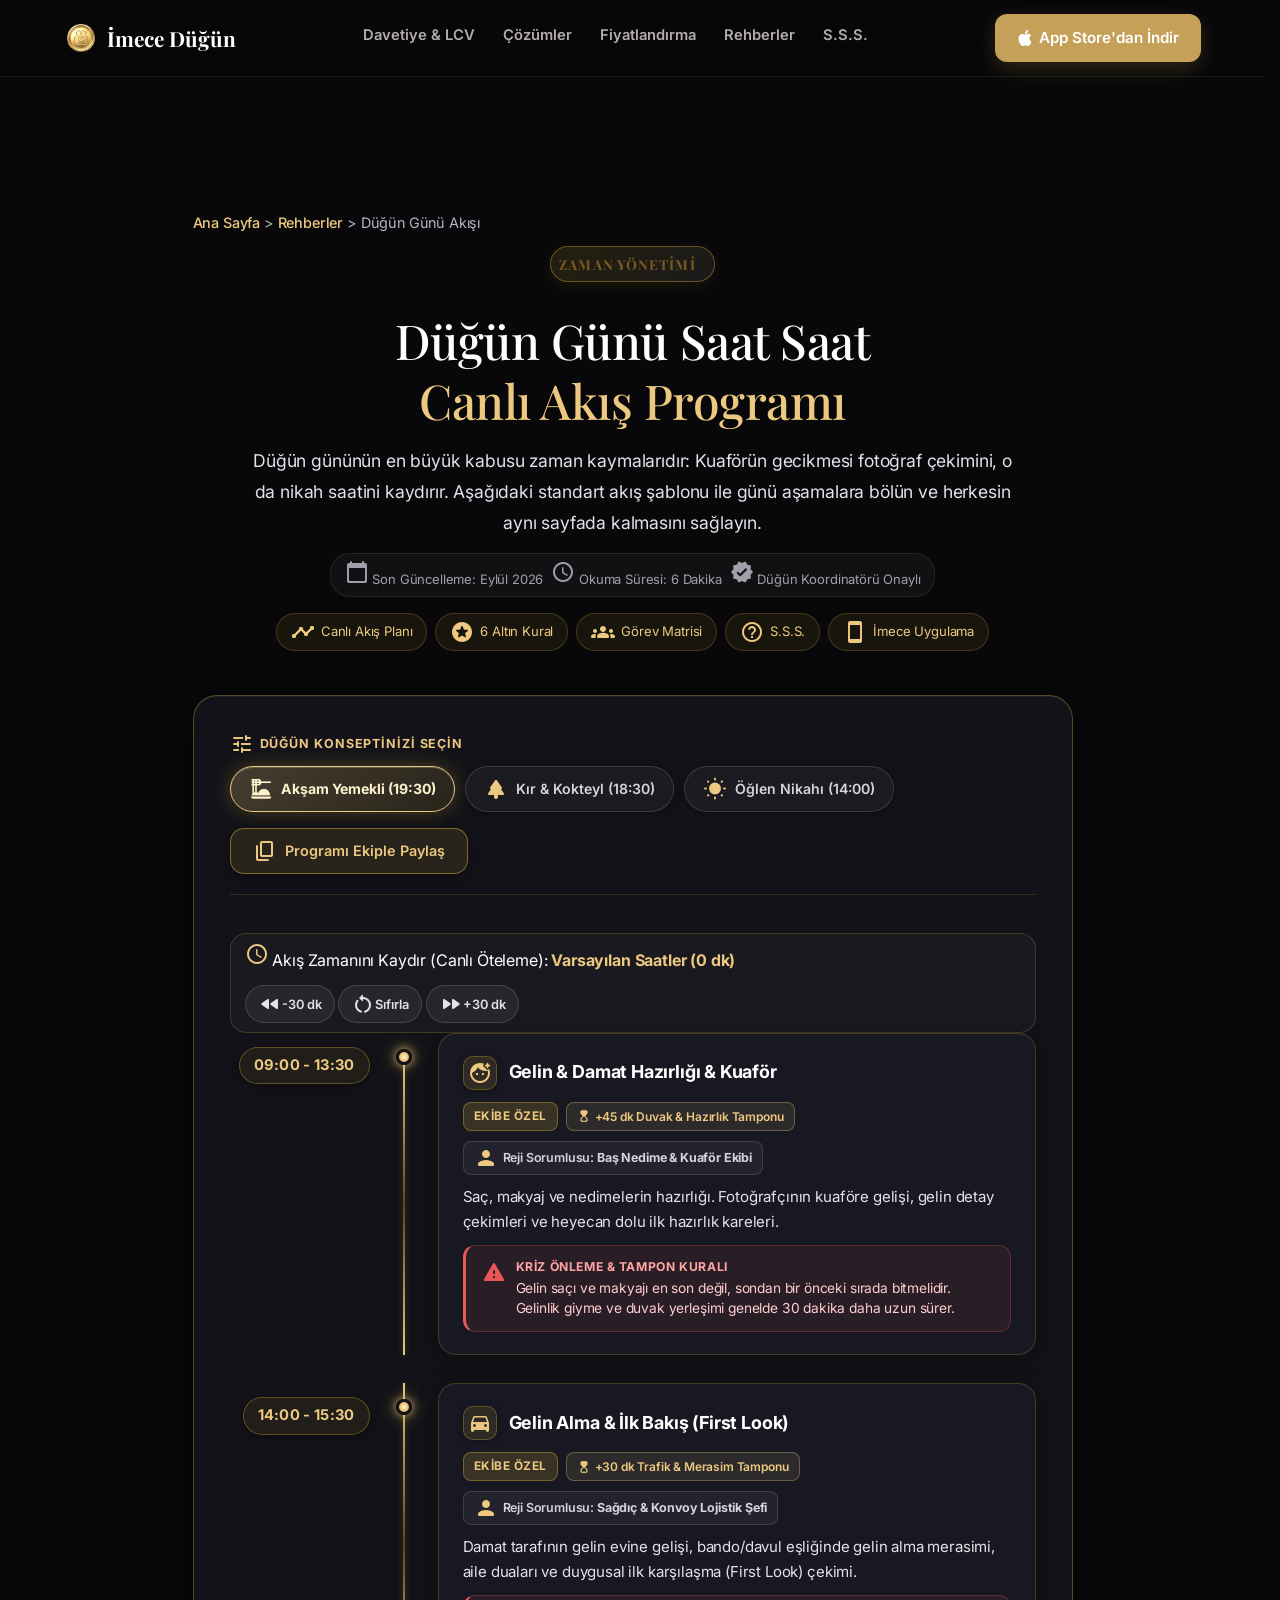
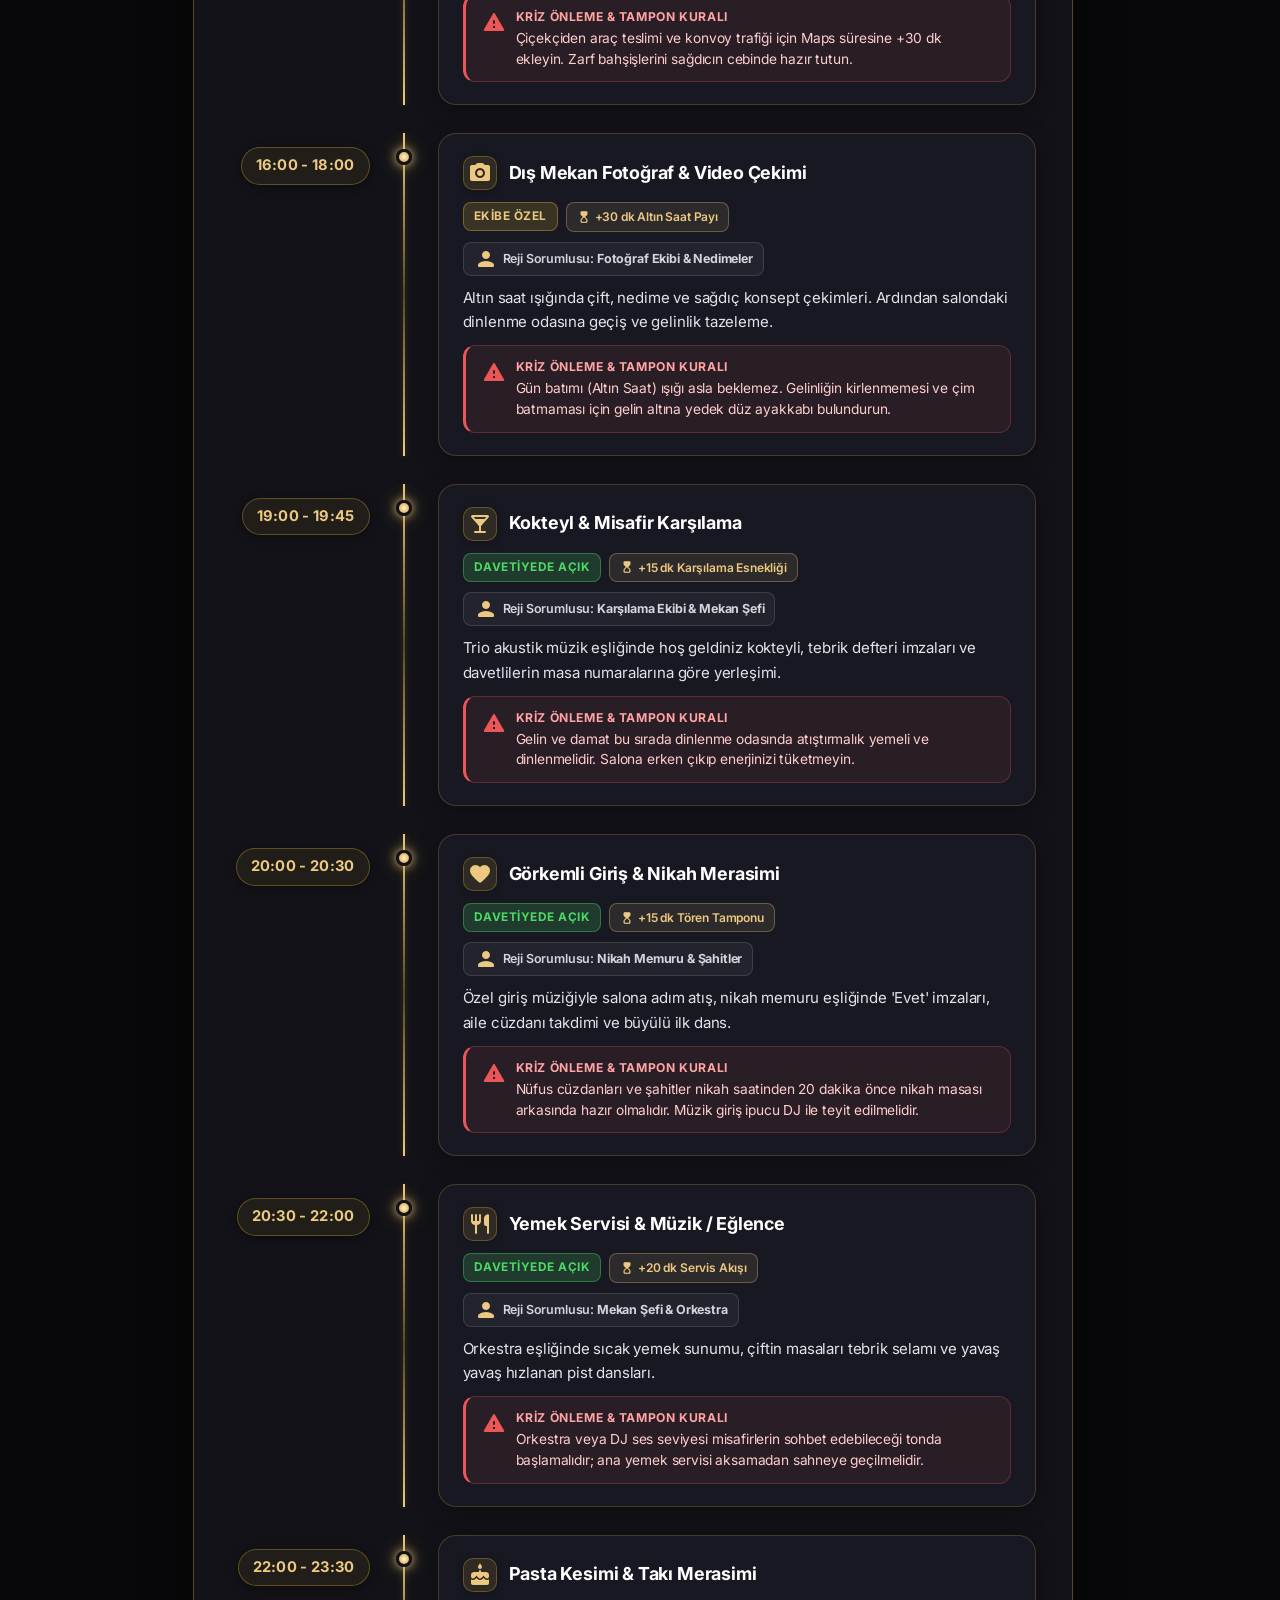
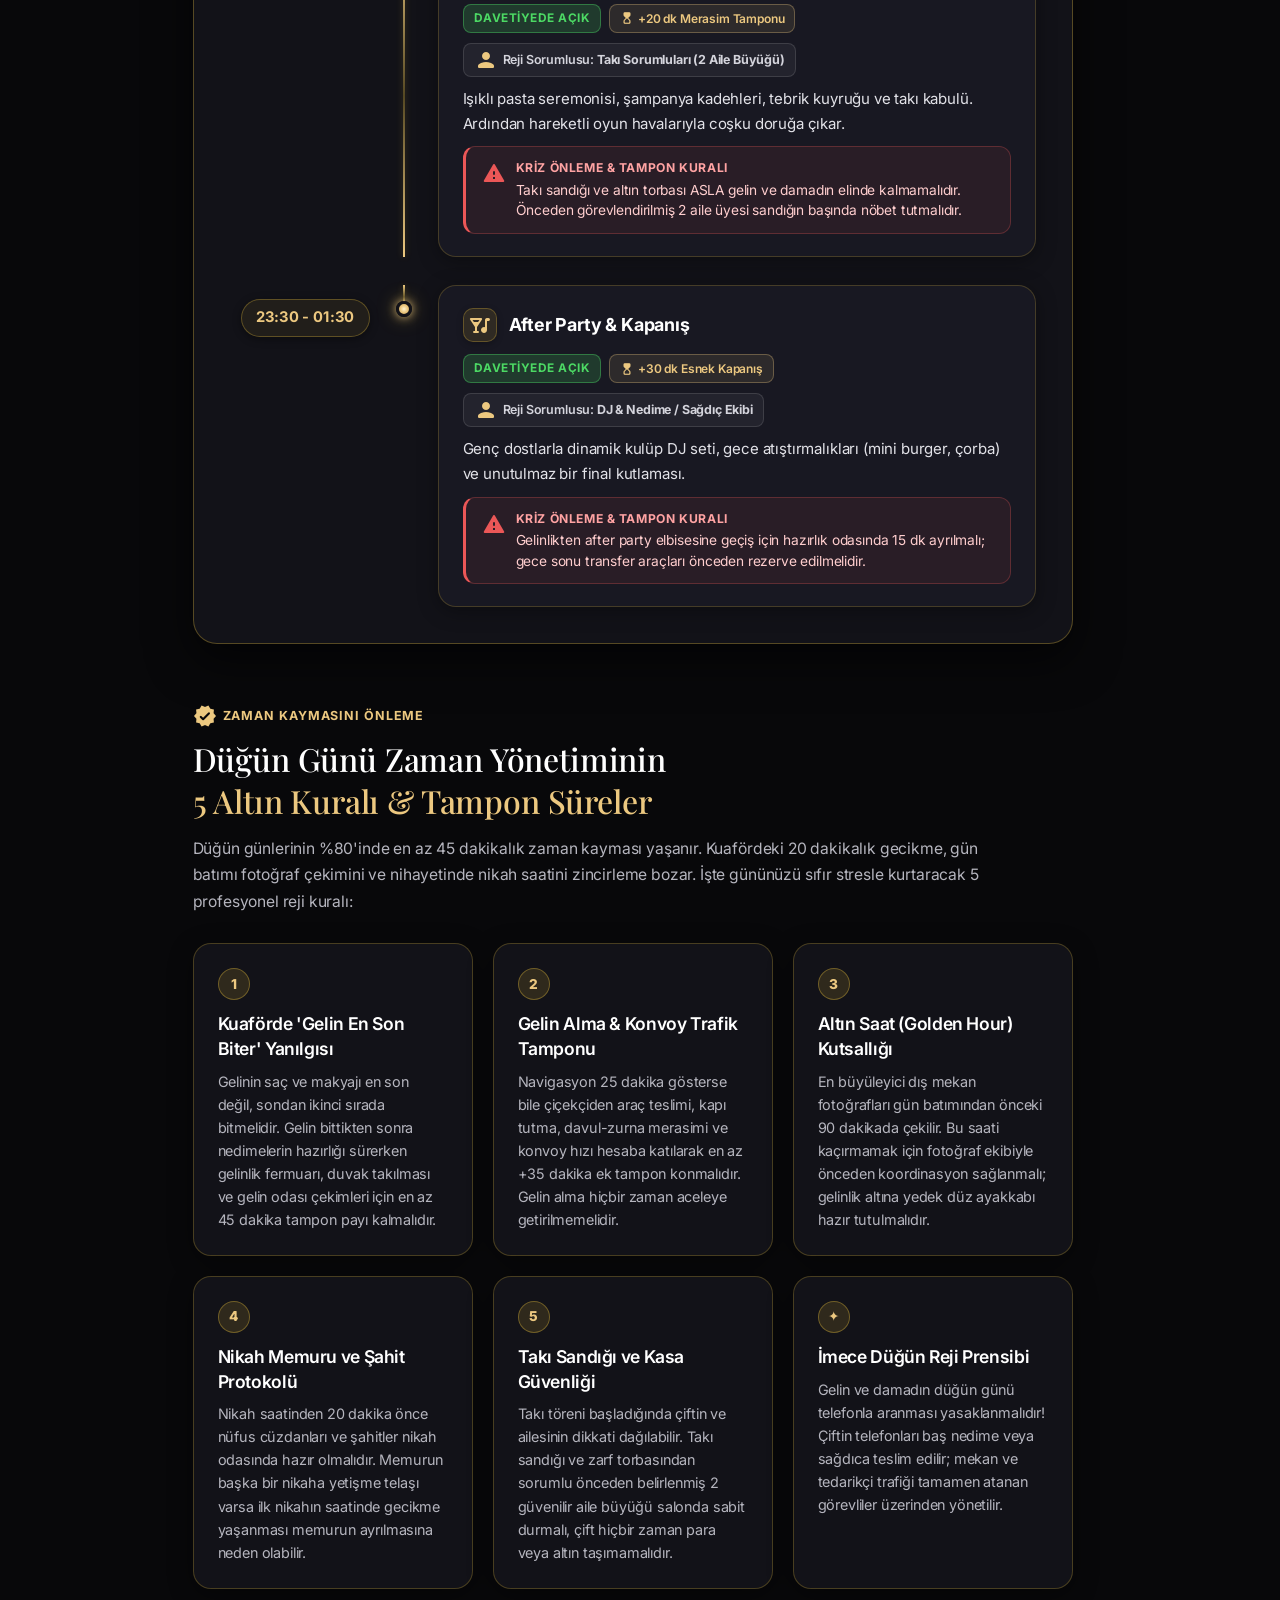
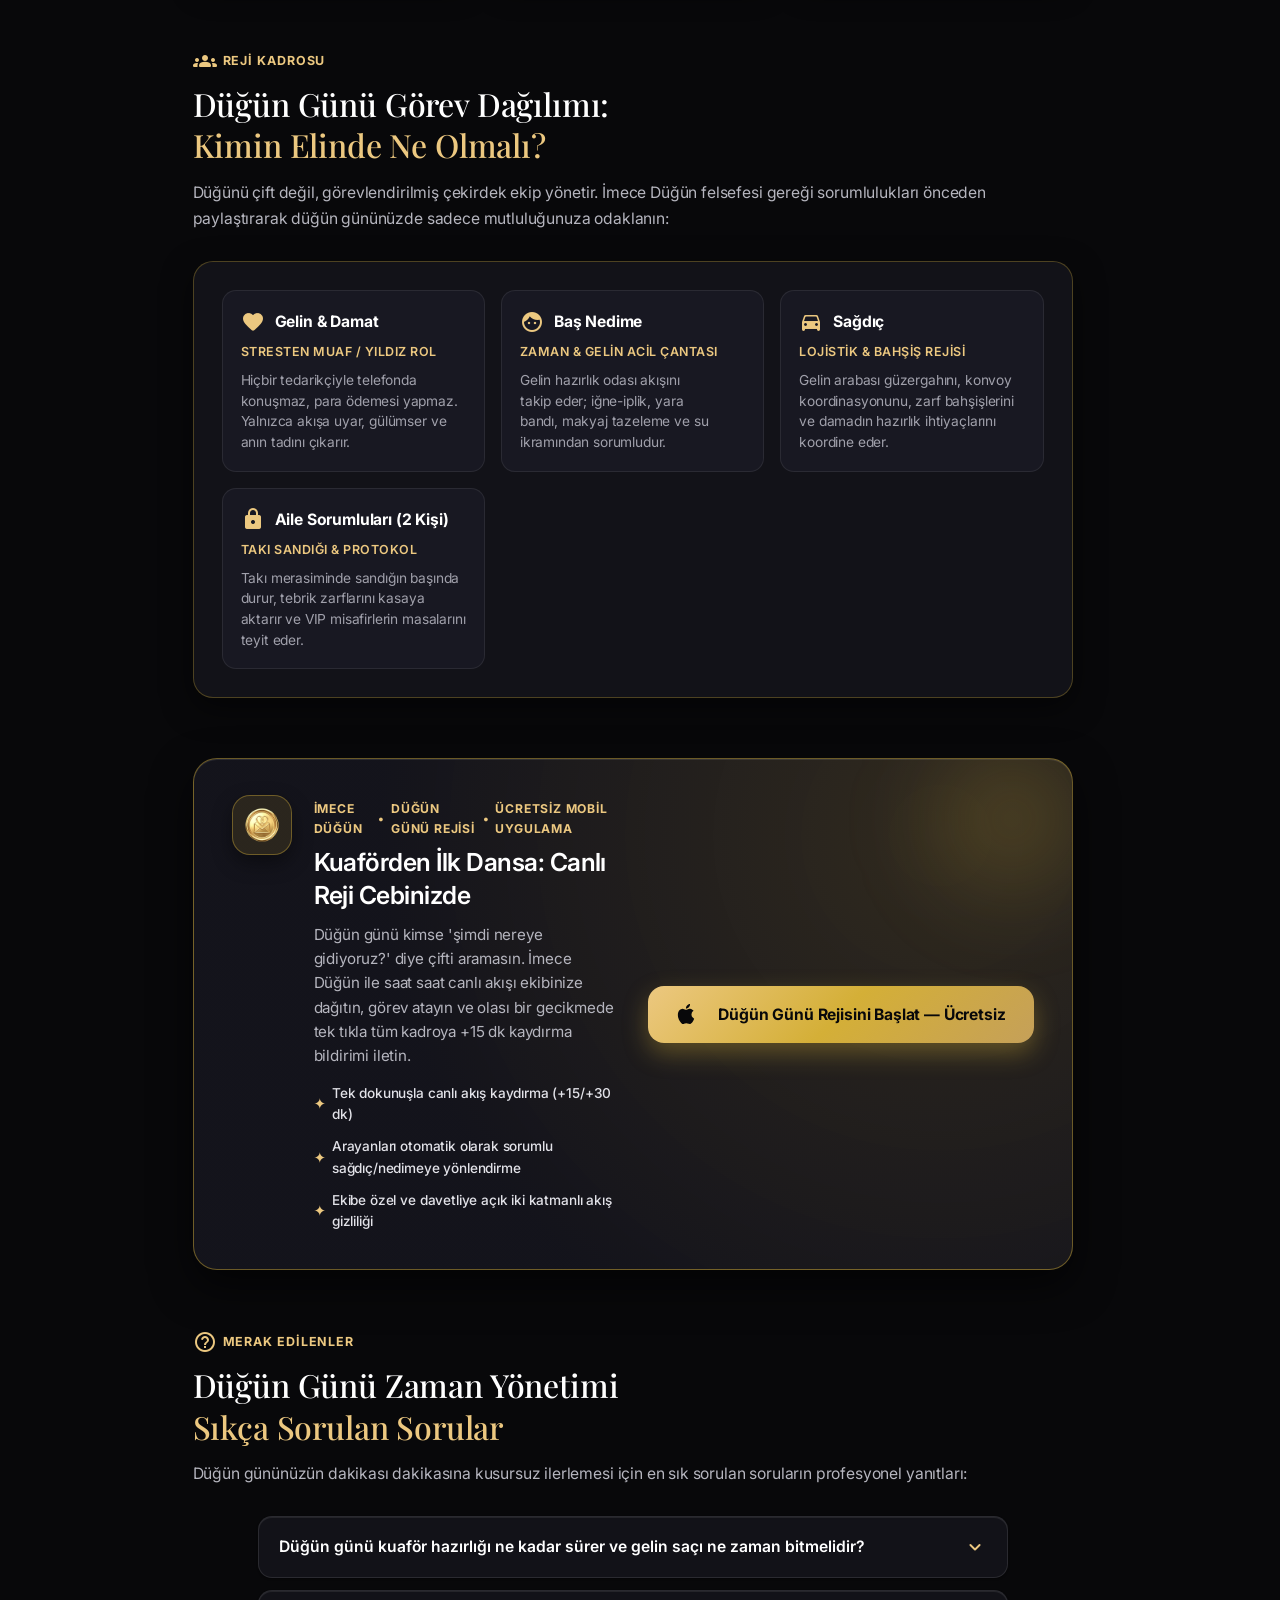
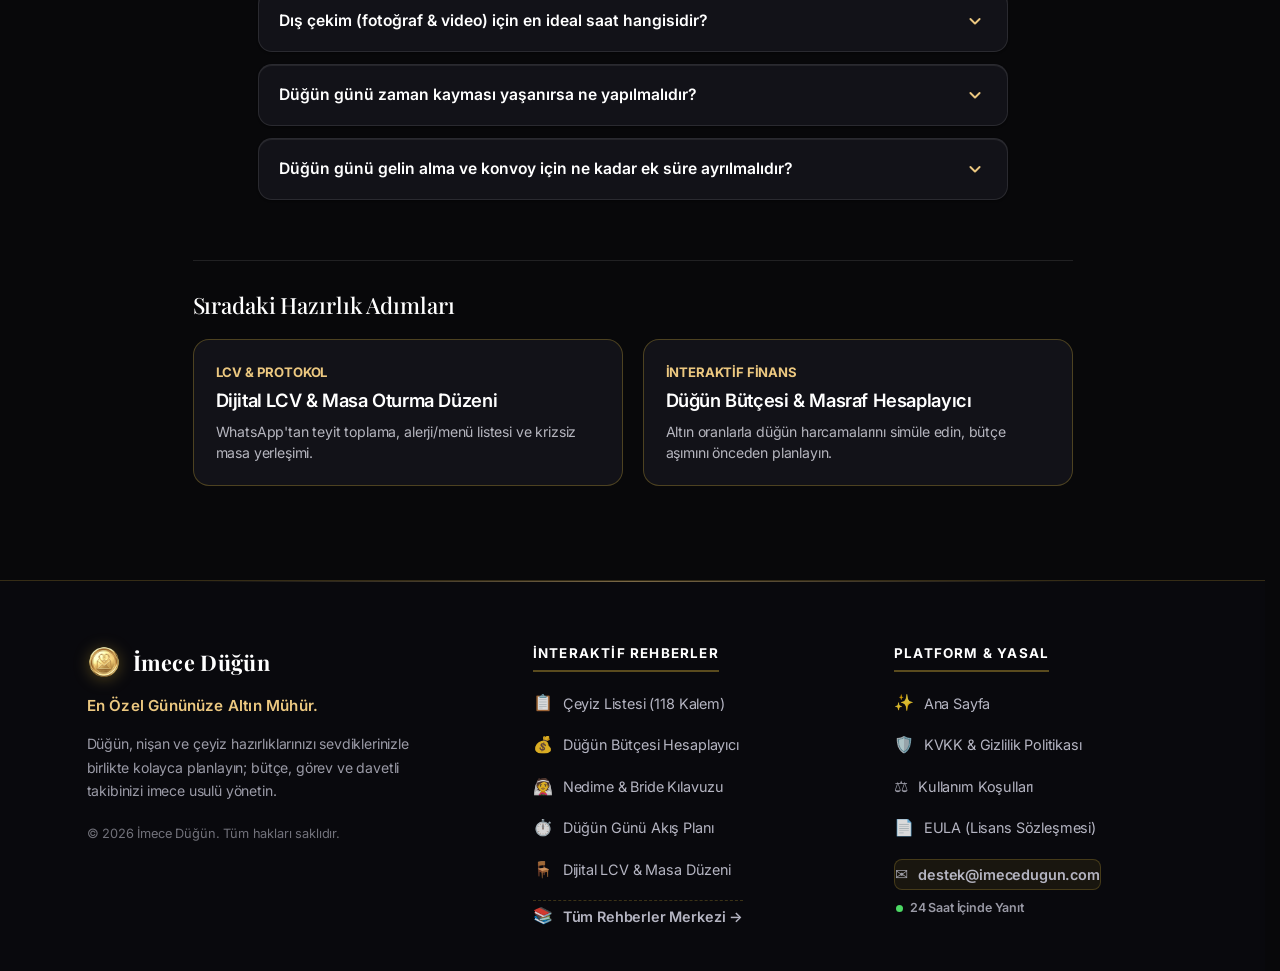
<file: rehber/dugun-gunu-akisi.html>
<!DOCTYPE html>
<html lang="tr">
<head>
    <meta charset="UTF-8">
    <meta name="viewport" content="width=device-width, initial-scale=1.0">
    <!-- Google tag (gtag.js) -->
    <script async src="https://www.googletagmanager.com/gtag/js?id=G-TB2CR1GVQ4"></script>
    <script>
      window.dataLayer = window.dataLayer || [];
      function gtag(){dataLayer.push(arguments);}
      gtag('consent', 'default', {
        'ad_storage': 'granted',
        'ad_user_data': 'granted',
        'ad_personalization': 'granted',
        'analytics_storage': 'granted'
      });
      gtag('js', new Date());

      gtag('config', 'G-TB2CR1GVQ4');
    </script>

    <!-- Meta Pixel Code -->
    <script>
    !function(f,b,e,v,n,t,s)
    {if(f.fbq)return;n=f.fbq=function(){n.callMethod?
    n.callMethod.apply(n,arguments):n.queue.push(arguments)};
    if(!f._fbq)f._fbq=n;n.push=n;n.loaded=!0;n.version='2.0';
    n.queue=[];t=b.createElement(e);t.async=!0;
    t.src=v;s=b.getElementsByTagName(e)[0];
    s.parentNode.insertBefore(t,s)}(window, document,'script',
    'https://connect.facebook.net/en_US/fbevents.js');
    fbq('init', '2142810199699702');
    fbq('track', 'PageView');
    </script>
    <noscript><img height="1" width="1" style="display:none"
    src="https://www.facebook.com/tr?id=2142810199699702&ev=PageView&noscript=1"
    /></noscript>
    <!-- End Meta Pixel Code -->

    <!-- Microsoft Clarity -->
    <script type="text/javascript">
        (function(c,l,a,r,i,t,y){
            c[a]=c[a]||function(){(c[a].q=c[a].q||[]).push(arguments)};
            t=l.createElement(r);t.async=1;t.src="https://www.clarity.ms/tag/"+i;
            y=l.getElementsByTagName(r)[0];y.parentNode.insertBefore(t,y);
        })(window, document, "clarity", "script", "z3a1goed2l");
    </script>


            <meta name="theme-color" content="#09090D">
    <link rel="manifest" href="/site.webmanifest">
    <meta name="description" content="Düğün Günü Saat Saat Canlı Akış Planı (2026): Kuaförden ilk dansa, nikah töreninden pasta çıkışına kadar kusursuz zaman yönetimi ve zaman kaymasını önleme tüyoları.">
    <meta name="keywords" content="düğün günü akış planı, düğün günü saat saat program, gelin alma saat kaçta olmalı, düğün günü zaman yönetimi, düğün akış çizelgesi">
    <title>Düğün Günü Saat Saat Canlı Akış Programı — İmece Düğün</title>
    <link rel="canonical" href="https://imecedugun.com/rehber/dugun-gunu-akisi.html">

    <!-- Social & Open Graph -->
    <meta property="og:type" content="article">
    <meta property="og:locale" content="tr_TR">
    <meta property="og:title" content="Düğün Günü Saat Saat Canlı Akış Programı — İmece Düğün">
    <meta property="og:description" content="Kuaförden ilk dansa kadar kusursuz saat saat düğün günü akış çizelgesi.">
    <meta property="og:url" content="https://imecedugun.com/rehber/dugun-gunu-akisi.html">
    <meta property="og:image" content="https://imecedugun.com/assets/img/og-share-1200x630.png">
    <meta property="og:image:width" content="1200">
    <meta property="og:image:height" content="630">
    <meta property="og:image:alt" content="İmece Düğün Saat Saat Düğün Günü Akış Programı">
    <meta property="og:site_name" content="İmece Düğün">
    <meta name="twitter:card" content="summary_large_image">
    <meta name="twitter:title" content="Düğün Günü Saat Saat Canlı Akış Programı — İmece Düğün">
    <meta name="twitter:description" content="Kuaförden ilk dansa kadar kusursuz saat saat düğün günü akış çizelgesi.">
    <meta name="twitter:image" content="https://imecedugun.com/assets/img/og-share-1200x630.png">

    <!-- Fonts & Icons -->
    <link rel="preconnect" href="https://fonts.googleapis.com">
    <link rel="preconnect" href="https://fonts.gstatic.com" crossorigin>
    <link href="https://fonts.googleapis.com/css2?family=Inter:wght@300;400;500;600;700&family=Playfair+Display:ital,wght@0,400..900;1,400..900&display=swap" rel="stylesheet">
    <link href="https://fonts.googleapis.com/icon?family=Material+Icons+Round&display=swap" rel="stylesheet">
        <!-- Favicon & Tab Icons (100% Guaranteed Transparent, Zero White Background) -->
    <link rel="icon" type="image/svg+xml" href="/favicon.svg?v=20260911_v7">
    <link rel="icon" type="image/svg+xml" href="/seal-favicon.svg?v=20260911_v7">
    <link rel="icon" type="image/png" sizes="32x32" href="[data-uri]">
    <link rel="icon" type="image/png" sizes="16x16" href="[data-uri]">
    <link rel="icon" type="image/png" sizes="32x32" href="/seal-favicon-32.png?v=20260911_v7">
    <link rel="icon" type="image/png" sizes="16x16" href="/seal-favicon-16.png?v=20260911_v7">
    <link rel="icon" type="image/png" sizes="48x48" href="/seal-favicon-48.png?v=20260911_v7">
    <link rel="icon" type="image/png" sizes="96x96" href="/seal-favicon-96.png?v=20260911_v7">
    <link rel="icon" type="image/png" sizes="192x192" href="/favicon-192x192.png?v=20260911_v7">
    <link rel="shortcut icon" href="/favicon.ico?v=20260911_v7" type="image/x-icon">
    <link rel="apple-touch-icon" sizes="180x180" href="/apple-touch-icon.png?v=20260911_v7">
    <link rel="mask-icon" href="/safari-pinned-tab.svg?v=20260911_v7" color="#C59B27">
    <script>
      (function(){
        try {
          var u = "[data-uri]";
          var l = document.querySelector("link[rel*='icon']:not([type='image/svg+xml'])");
          if (!l) {
            l = document.createElement("link");
            l.rel = "icon";
            document.head.appendChild(l);
          }
          l.type = "image/png";
          l.sizes = "32x32";
          l.href = u;
        } catch(e){}
      })();
    </script>
<!-- Stylesheets -->
    <link rel="stylesheet" href="../tokens.css?v=42.0">
    <link rel="stylesheet" href="../style.css?v=42.0">
    <link rel="stylesheet" href="../refresh.css?v=42.0">

    <style>
@layer base {
    html, body {
                font-family: 'Inter', system-ui, -apple-system, BlinkMacSystemFont, sans-serif;
                margin: 0;
                padding: 0;
            }
            /* Luxury Modern Footer */
            footer.luxury-footer {
                position: relative;
                overflow: hidden;
            }
            .luxury-footer-divider {
                position: absolute;
                top: 0;
                left: 50%;
                transform: translateX(-50%);
                width: 80%;
                max-width: 900px;
                height: 1px;
                background: linear-gradient(90deg, transparent 0%, rgba(236, 200, 128, 0.5) 50%, transparent 100%);
            }
            footer.luxury-footer .footer-logo-img {
                filter: drop-shadow(0 2px 8px rgba(212, 175, 55, 0.35));
            }
            footer.luxury-footer .footer-platform-badge .badge-dot {
                animation: pulse-live 2.5s infinite ease-in-out;
            }
            @keyframes pulse-live {
                0%, 100% { opacity: 1; transform: scale(1); }
                50% { opacity: 0.5; transform: scale(0.85); }
            }
            /* Aha-Moment Web-to-App Bridge Toast */
            .aha-bridge-toast {
                position: fixed;
                bottom: 24px;
                right: 24px;
                max-width: 360px;
                background: rgba(18, 18, 24, 0.96);
                border: 1px solid rgba(212, 175, 55, 0.45);
                border-radius: 18px;
                padding: 16px 20px;
                box-shadow: 0 16px 40px rgba(0, 0, 0, 0.75), 0 0 24px rgba(212, 175, 55, 0.2);
                backdrop-filter: blur(16px);
                -webkit-backdrop-filter: blur(16px);
                z-index: 9999;
                display: flex;
                align-items: flex-start;
                gap: 14px;
                transform: translateY(140%);
                opacity: 0;
                pointer-events: none;
                transition: all 0.35s cubic-bezier(0.16, 1, 0.3, 1);
            }
            .aha-bridge-toast.is-visible {
                transform: translateY(0);
                opacity: 1;
                pointer-events: auto;
            }
            .aha-toast-icon {
                width: 36px;
                height: 36px;
                object-fit: contain;
                flex-shrink: 0;
                filter: drop-shadow(0 2px 8px rgba(212, 175, 55, 0.4));
            }
            .aha-toast-content {
                flex: 1;
            }
            .aha-toast-title {
                color: #FFFFFF;
                font-size: 0.94rem;
                font-weight: 700;
                margin: 0 0 4px;
                font-family: var(--font-header, 'Playfair Display', serif);
            }
            .aha-toast-desc {
                color: #B5B5BE;
                font-size: 0.82rem;
                line-height: 1.45;
                margin: 0 0 10px;
            }
            .aha-toast-btn {
                display: inline-flex;
                align-items: center;
                gap: 6px;
                background: linear-gradient(135deg, #ECC880 0%, #D4AF37 100%);
                font-weight: 700;
                font-size: 0.8rem;
                padding: 6px 14px;
                border-radius: 10px;
                text-decoration: none;
                box-shadow: 0 4px 12px rgba(212, 175, 55, 0.35);
                transition: transform 0.2s ease;
            }
            .aha-toast-btn:hover {
                transform: translateX(3px);
                background: linear-gradient(135deg, #FFF0CA 0%, #ECC880 100%);
            }
            .aha-toast-close {
                background: transparent;
                border: none;
                color: #71717A;
                font-size: 16px;
                cursor: pointer;
                padding: 0;
                line-height: 1;
                transition: color 0.2s;
                min-width: 44px;
                min-height: 44px;
                display: inline-flex;
                align-items: center;
                justify-content: center;
            }
            .aha-toast-close:hover {
                color: #FFFFFF;
            }
            @media (max-width: 600px) {
                .aha-bridge-toast {
                    left: 16px;
                    right: 16px;
                    bottom: 84px;
                    max-width: none;
                }
            }
            .guide-article {
                max-width: 920px;
                margin: 0 auto;
                padding: 110px 20px 70px;
            }
            .breadcrumb-nav {
                padding: 24px 0 12px;
                font-size: 0.9rem;
                color: #B5B5BE;
            }
            .breadcrumb-nav a {
                color: #ECC880;
                text-decoration: none;
                font-weight: 500;
            }
            .guide-header {
                text-align: center;
                margin-bottom: 44px;
            }
            .guide-title {
                font-family: var(--font-header, 'Playfair Display', serif);
                font-size: clamp(2.1rem, 3.8vw, 3rem);
                color: #FFFFFF;
                margin: 16px 0;
                line-height: 1.25;
                letter-spacing: -0.01em;
            }
            .guide-lead {
                font-size: 1.1rem;
                color: #E2E2E8;
                line-height: 1.75;
                max-width: 780px;
                margin: 0 auto;
            }

            /* Skip to Content Link */
            .skip-link {
                position: absolute;
                top: -120px;
                left: 16px;
                background: linear-gradient(135deg, #ECC880, #D4AF37);
                padding: 12px 20px;
                border-radius: 10px;
                font-weight: 700;
                font-size: 0.9rem;
                z-index: 10000;
                text-decoration: none;
                box-shadow: 0 4px 20px rgba(0, 0, 0, 0.8);
                transition: top 0.2s ease;
            }
            .skip-link:focus {
                top: 16px;
            }

            /* Editorial Info Strip & ToC Chips */
            .guide-meta-strip {
                display: inline-flex;
                align-items: center;
                justify-content: center;
                gap: 8px;
                flex-wrap: wrap;
                background: rgba(255, 255, 255, 0.04);
                border: 1px solid rgba(255, 255, 255, 0.08);
                border-radius: 20px;
                padding: 6px 14px;
                font-size: 0.82rem;
                color: #A0A0AB;
                margin: 14px auto 0;
            }
            .guide-meta-strip .meta-dot {
                color: rgba(212, 175, 55, 0.5);
            }
            .guide-toc-nav {
                display: flex;
                justify-content: center;
                gap: 8px;
                flex-wrap: wrap;
                margin: 16px auto 0;
                max-width: 820px;
            }
            .toc-chip {
                display: inline-flex;
                align-items: center;
                gap: 6px;
                background: rgba(212, 175, 55, 0.08);
                border: 1px solid rgba(212, 175, 55, 0.25);
                border-radius: 20px;
                padding: 6px 14px;
                font-size: 0.82rem;
                color: #ECC880;
                text-decoration: none;
                transition: all 0.2s ease;
            }
            .toc-chip:hover {
                background: rgba(212, 175, 55, 0.18);
                border-color: #ECC880;
                color: #FFF2CE;
                transform: translateY(-1px);
            }

            /* Live Time Shift Control */
            .timeline-shift-control {
                display: inline-flex;
                align-items: center;
                gap: 12px;
                flex-wrap: wrap;
                background: rgba(255, 255, 255, 0.03);
                border: 1px solid rgba(212, 175, 55, 0.22);
                border-radius: 16px;
                padding: 8px 14px;
                margin-top: 10px;
            }
            .timeline-shift-label {
                display: inline-flex;
                align-items: center;
                gap: 6px;
                font-size: 0.82rem;
                font-weight: 600;
                color: #D4D4DC;
            }
            .shift-offset-badge {
                background: rgba(212, 175, 55, 0.18);
                color: #FFF2CE;
                border: 1px solid rgba(212, 175, 55, 0.4);
                border-radius: 10px;
                padding: 2px 8px;
                font-size: 0.76rem;
                font-weight: 700;
            }
            .timeline-shift-btns {
                display: inline-flex;
                align-items: center;
                gap: 6px;
            }
            .btn-shift-pill {
                background: rgba(255, 255, 255, 0.06);
                border: 1px solid rgba(255, 255, 255, 0.14);
                color: #E2E2E8;
                padding: 6px 12px;
                border-radius: 20px;
                font-size: 0.8rem;
                font-weight: 600;
                cursor: pointer;
                transition: all 0.2s ease;
                min-height: 36px;
                display: inline-flex;
                align-items: center;
                justify-content: center;
                font-family: inherit;
            }
            .btn-shift-pill:hover {
                background: rgba(212, 175, 55, 0.18);
                border-color: rgba(212, 175, 55, 0.5);
                color: #FFF2CE;
            }
            .btn-shift-reset {
                font-size: 0.76rem;
                color: #9A9AA6;
            }

            /* Timeline Box & Controls */
            .timeline-card {
                background: #121218;
                border: 1px solid rgba(212, 175, 55, 0.35);
                border-radius: 24px;
                padding: 36px;
                margin: 36px 0 52px;
                box-shadow: 0 16px 45px rgba(0, 0, 0, 0.6), inset 0 1px 0 rgba(255, 255, 255, 0.05);
                backdrop-filter: blur(16px);
                -webkit-backdrop-filter: blur(16px);
            }
            .timeline-toolbar {
                display: flex;
                justify-content: space-between;
                align-items: center;
                flex-wrap: wrap;
                gap: 16px;
                margin-bottom: 28px;
                padding-bottom: 20px;
                border-bottom: 1px solid rgba(212, 175, 55, 0.18);
            }
            .timeline-toolbar-left {
                display: flex;
                flex-direction: column;
                gap: 10px;
            }
            .timeline-toolbar-label {
                color: #ECC880;
                font-size: 0.78rem;
                font-weight: 700;
                text-transform: uppercase;
                letter-spacing: 0.9px;
                display: inline-flex;
                align-items: center;
                gap: 6px;
            }
            .concept-pills-wrap {
                display: flex;
                gap: 10px;
                flex-wrap: wrap;
            }
            .cat-pill {
                display: inline-flex;
                align-items: center;
                justify-content: center;
                gap: 8px;
                padding: 10px 18px;
                border-radius: 30px;
                font-size: 0.88rem;
                font-weight: 600;
                font-family: inherit;
                cursor: pointer;
                white-space: nowrap;
                min-height: 44px;
                box-sizing: border-box;
                transition: all 0.24s cubic-bezier(0.16, 1, 0.3, 1);
                backdrop-filter: blur(8px);
                -webkit-backdrop-filter: blur(8px);
                user-select: none;
                outline: none;
                box-shadow: 0 2px 8px rgba(0, 0, 0, 0.3);
            }
            .cat-pill .material-icons-round {
                font-size: 18px;
                color: #ECC880;
                transition: transform 0.2s ease;
            }
            .cat-pill:hover {
                transform: translateY(-1px);
                box-shadow: 0 4px 16px rgba(0, 0, 0, 0.4), 0 0 14px rgba(212, 175, 55, 0.15);
            }
            .cat-pill:active {
                transform: scale(0.97);
            }
            .cat-pill.active {
                font-weight: 700;
            }
            .cat-pill.active .material-icons-round {
                color: #FFF2CE;
                transform: scale(1.1);
            }
            .timeline-action-btn {
                display: inline-flex;
                align-items: center;
                justify-content: center;
                gap: 8px;
                background: rgba(212, 175, 55, 0.12);
                border: 1px solid rgba(212, 175, 55, 0.5);
                color: #ECC880;
                padding: 10px 22px;
                border-radius: 14px;
                font-size: 0.9rem;
                font-weight: 600;
                font-family: inherit;
                cursor: pointer;
                min-height: 44px;
                box-sizing: border-box;
                transition: all 0.24s cubic-bezier(0.16, 1, 0.3, 1);
                box-shadow: 0 4px 16px rgba(0, 0, 0, 0.3);
                user-select: none;
                outline: none;
            }
            .timeline-action-btn .material-icons-round {
                font-size: 18px;
                transition: transform 0.2s ease;
            }
            .timeline-action-btn:hover {
                background: rgba(212, 175, 55, 0.22);
                border-color: #ECC880;
                color: #FFF2CE;
                transform: translateY(-1px);
                box-shadow: 0 6px 20px rgba(212, 175, 55, 0.25);
            }
            .timeline-action-btn:active {
                transform: scale(0.97);
            }

            /* Timeline Rows */
            .time-row {
                display: flex;
                gap: 20px;
                align-items: stretch;
                position: relative;
                padding-bottom: 28px;
                margin: 0;
            }
            .time-row:last-child {
                padding-bottom: 0;
            }
            .time-col {
                width: 140px;
                flex-shrink: 0;
                text-align: right;
                padding-top: 14px;
            }
            .time-pill {
                display: inline-block;
                color: #ECC880;
                font-weight: 700;
                font-size: 0.92rem;
                letter-spacing: 0.3px;
                background: rgba(212, 175, 55, 0.08);
                border: 1px solid rgba(212, 175, 55, 0.35);
                border-radius: 20px;
                padding: 6px 14px;
                white-space: nowrap;
                box-shadow: 0 2px 8px rgba(0, 0, 0, 0.4);
            }
            .time-spine {
                width: 28px;
                flex-shrink: 0;
                position: relative;
                display: flex;
                justify-content: center;
            }
            .time-spine::before {
                content: '';
                position: absolute;
                top: 0;
                bottom: 0;
                left: 50%;
                transform: translateX(-50%);
                width: 2px;
                background: linear-gradient(180deg, #ECC880 0%, rgba(212, 175, 55, 0.35) 50%, #ECC880 100%);
                box-shadow: 0 0 6px rgba(212, 175, 55, 0.3);
                z-index: 1;
            }
            .time-row:first-child .time-spine::before {
                top: 24px;
            }
            .time-row:last-child .time-spine::before {
                bottom: calc(100% - 24px);
            }
            .time-dot {
                position: absolute;
                top: 16px;
                left: 50%;
                transform: translateX(-50%);
                width: 16px;
                height: 16px;
                border-radius: 50%;
                background: radial-gradient(circle, #FFF2CE 0%, #ECC880 50%, #C5A059 100%);
                border: 3px solid #121218;
                box-shadow: 0 0 10px rgba(236, 200, 128, 0.9), 0 0 20px rgba(212, 175, 55, 0.45);
                z-index: 2;
                transition: transform 0.25s ease, box-shadow 0.25s ease;
            }
            .time-row:hover .time-dot {
                transform: translateX(-50%) scale(1.3);
                box-shadow: 0 0 16px rgba(236, 200, 128, 1), 0 0 32px rgba(212, 175, 55, 0.75);
            }
            .time-content {
                background: #181822;
                border: 1px solid rgba(212, 175, 55, 0.24);
                border-radius: 18px;
                padding: 22px 24px;
                flex-grow: 1;
                transition: all 0.25s ease;
                box-shadow: 0 4px 20px rgba(0, 0, 0, 0.35);
                position: relative;
            }
            .time-content:hover {
                background: #1c1c28;
                border-color: rgba(212, 175, 55, 0.55);
                transform: translateY(-2px);
                box-shadow: 0 8px 32px rgba(0, 0, 0, 0.55), 0 0 18px rgba(212, 175, 55, 0.18);
            }
            .time-mobile-badge {
                display: none;
            }
            .time-header-wrap {
                display: flex;
                align-items: flex-start;
                justify-content: space-between;
                gap: 12px;
                flex-wrap: wrap;
                margin-bottom: 10px;
            }
            .time-title-group {
                display: flex;
                align-items: center;
                gap: 12px;
                flex-wrap: wrap;
            }
            .time-step-icon {
                width: 34px;
                height: 34px;
                border-radius: 10px;
                background: rgba(212, 175, 55, 0.12);
                border: 1px solid rgba(212, 175, 55, 0.32);
                display: inline-flex;
                align-items: center;
                justify-content: center;
                color: #ECC880;
                flex-shrink: 0;
                font-size: 18px;
                box-shadow: 0 2px 6px rgba(0, 0, 0, 0.25);
            }
            .time-content-title-text {
                color: #FFFFFF;
                font-size: 1.12rem;
                font-weight: 700;
                letter-spacing: -0.01em;
            }
            .time-meta-badges {
                display: flex;
                align-items: center;
                gap: 8px;
                flex-wrap: wrap;
            }
            .scope-tag {
                font-size: 0.74rem;
                font-weight: 700;
                padding: 4px 10px;
                border-radius: 8px;
                text-transform: uppercase;
                letter-spacing: 0.5px;
            }
            .scope-tag.team {
                background: rgba(212, 175, 55, 0.18);
                color: #ECC880;
                border: 1px solid rgba(212, 175, 55, 0.4);
            }
            .scope-tag.guest {
                background: rgba(76, 217, 100, 0.18);
                color: #4cd964;
                border: 1px solid rgba(76, 217, 100, 0.4);
            }
            .buffer-tag {
                display: inline-flex;
                align-items: center;
                gap: 4px;
                font-size: 0.75rem;
                font-weight: 600;
                padding: 4px 10px;
                border-radius: 8px;
                background: rgba(236, 200, 128, 0.1);
                border: 1px solid rgba(236, 200, 128, 0.32);
                color: #ECC880;
            }
            .role-tag {
                display: inline-flex;
                align-items: center;
                gap: 5px;
                font-size: 0.78rem;
                font-weight: 600;
                padding: 4px 10px;
                border-radius: 8px;
                background: rgba(255, 255, 255, 0.05);
                border: 1px solid rgba(255, 255, 255, 0.12);
                color: #D4D4DC;
                margin-bottom: 10px;
            }
            .role-tag .material-icons-round {
                font-size: 15px;
                color: #ECC880;
            }
            .time-content-desc {
                color: #E2E2E8;
                font-size: 0.94rem;
                line-height: 1.65;
                margin: 0 0 10px;
            }
            .crisis-alert-box {
                background: rgba(235, 87, 87, 0.08);
                border: 1px solid rgba(235, 87, 87, 0.28);
                border-left: 3px solid #EB5757;
                border-radius: 12px;
                padding: 12px 16px;
                display: flex;
                align-items: flex-start;
                gap: 10px;
                margin-top: 10px;
            }
            .crisis-alert-box .material-icons-round {
                color: #EB5757;
                font-size: 18px;
                flex-shrink: 0;
                margin-top: 2px;
            }
            .crisis-alert-body {
                flex: 1;
                color: #FFCECE;
                font-size: 0.86rem;
                line-height: 1.5;
            }
            .crisis-alert-title {
                color: #FFA3A3;
                font-weight: 700;
                font-size: 0.76rem;
                text-transform: uppercase;
                letter-spacing: 0.6px;
                margin-bottom: 2px;
            }

            @media (max-width: 767px) {
                .timeline-toolbar {
                    flex-direction: column;
                    align-items: stretch;
                    gap: 14px;
                    margin-bottom: 22px;
                }
                .timeline-toolbar-left {
                    gap: 8px;
                }
                .timeline-action-btn {
                    width: 100%;
                    padding: 10px 16px;
                    min-height: 44px;
                    font-size: 0.88rem;
                }
                .concept-pills-wrap {
                    width: 100%;
                    display: flex;
                    flex-wrap: wrap;
                    gap: 8px;
                }
                .cat-pill {
                    flex: 1 1 auto;
                    text-align: center;
                    padding: 8px 12px;
                    font-size: 0.8rem;
                    min-height: 44px;
                    gap: 6px;
                }
                .cat-pill .material-icons-round {
                    font-size: 16px;
                }
                .time-col {
                    display: none;
                }
                .time-mobile-badge {
                    display: flex;
                    align-items: center;
                    gap: 8px;
                    margin-bottom: 10px;
                }
                .time-row {
                    gap: 12px;
                    padding-bottom: 20px;
                }
                .timeline-card {
                    padding: 24px 16px;
                    border-radius: 20px;
                }
                .time-content {
                    padding: 16px 16px;
                }
                .time-content-title-text {
                    font-size: 1.02rem;
                }
            }
            @media (max-width: 480px) {
                .concept-pills-wrap {
                    flex-wrap: nowrap;
                    overflow-x: auto;
                    padding-bottom: 4px;
                    scrollbar-width: none;
                    -webkit-overflow-scrolling: touch;
                }
                .concept-pills-wrap::-webkit-scrollbar {
                    display: none;
                }
                .concept-pills-wrap .cat-pill {
                    flex: 0 0 auto;
                    white-space: nowrap;
                }
            }

            /* Editorial Sections */
            .editorial-section {
                margin: 60px 0;
                position: relative;
            }
            .editorial-badge {
                display: inline-flex;
                align-items: center;
                gap: 6px;
                color: #ECC880;
                font-size: 0.78rem;
                font-weight: 700;
                text-transform: uppercase;
                letter-spacing: 0.9px;
                margin-bottom: 10px;
            }
            .editorial-title {
                font-family: var(--font-header, 'Playfair Display', serif);
                font-size: clamp(1.6rem, 2.5vw, 2.1rem);
                color: #FFFFFF;
                margin: 0 0 14px;
                line-height: 1.3;
            }
            .editorial-lead {
                font-size: 0.98rem;
                color: #B5B5BE;
                line-height: 1.7;
                margin-bottom: 28px;
                max-width: 820px;
            }
            .golden-rules-grid {
                display: grid;
                grid-template-columns: repeat(auto-fit, minmax(280px, 1fr));
                gap: 20px;
            }
            .golden-rule-card {
                background: #121218;
                border: 1px solid rgba(212, 175, 55, 0.28);
                border-radius: 18px;
                padding: 24px;
                position: relative;
                transition: all 0.25s ease;
                box-shadow: 0 6px 24px rgba(0, 0, 0, 0.4);
            }
            .golden-rule-card:hover {
                transform: translateY(-3px);
                border-color: rgba(212, 175, 55, 0.55);
                box-shadow: 0 10px 32px rgba(0, 0, 0, 0.55), 0 0 16px rgba(212, 175, 55, 0.15);
            }
            .golden-rule-num {
                display: inline-flex;
                align-items: center;
                justify-content: center;
                width: 32px;
                height: 32px;
                border-radius: 50%;
                background: rgba(212, 175, 55, 0.15);
                border: 1px solid rgba(212, 175, 55, 0.4);
                color: #ECC880;
                font-weight: 800;
                font-size: 0.85rem;
                margin-bottom: 12px;
            }
            .golden-rule-card h3,
            .golden-rule-card h4 {
                color: #FFFFFF;
                font-size: 1.1rem;
                margin: 0 0 8px;
                line-height: 1.4;
            }
            .golden-rule-card p {
                color: #B5B5BE;
                font-size: 0.9rem;
                line-height: 1.6;
                margin: 0;
            }

            /* Role Matrix */
            .role-matrix-card {
                background: #121218;
                border: 1px solid rgba(212, 175, 55, 0.3);
                border-radius: 20px;
                padding: 28px;
                box-shadow: 0 10px 30px rgba(0, 0, 0, 0.5);
            }
            .role-grid {
                display: grid;
                grid-template-columns: repeat(auto-fit, minmax(240px, 1fr));
                gap: 16px;
            }
            .role-card-item {
                background: #181822;
                border: 1px solid rgba(255, 255, 255, 0.08);
                border-radius: 14px;
                padding: 18px;
                transition: border-color 0.2s ease;
            }
            .role-card-item:hover {
                border-color: rgba(212, 175, 55, 0.4);
            }
            .role-card-header {
                display: flex;
                align-items: center;
                gap: 10px;
                margin-bottom: 8px;
            }
            .role-card-icon {
                font-size: 20px;
                color: #ECC880;
            }
            .role-card-title {
                color: #FFFFFF;
                font-weight: 700;
                font-size: 0.98rem;
            }
            .role-card-focus {
                color: #ECC880;
                font-size: 0.78rem;
                font-weight: 600;
                text-transform: uppercase;
                letter-spacing: 0.5px;
                margin-bottom: 8px;
            }
            .role-card-desc {
                color: #A0A0AB;
                font-size: 0.86rem;
                line-height: 1.5;
                margin: 0;
            }

            /* FAQ Accordion */
            .faq-accordion {
                display: flex;
                flex-direction: column;
                gap: 12px;
            }
            .faq-item {
                background: #121218;
                border: 1px solid rgba(255, 255, 255, 0.1);
                border-radius: 14px;
                overflow: hidden;
                transition: border-color 0.2s ease;
            }
            .faq-item:hover, .faq-item.is-open {
                border-color: rgba(212, 175, 55, 0.4);
            }
            .faq-question {
                width: 100%;
                padding: 18px 20px;
                background: transparent;
                border: none;
                text-align: left;
                color: #FFFFFF;
                font-size: 0.98rem;
                font-weight: 600;
                display: flex;
                justify-content: space-between;
                align-items: center;
                cursor: pointer;
                font-family: inherit;
                gap: 12px;
            }
            .faq-icon {
                color: #ECC880;
                font-size: 20px;
                transition: transform 0.25s ease;
                flex-shrink: 0;
            }
            .faq-item.is-open .faq-icon {
                transform: rotate(180deg);
            }
            .faq-answer {
                padding: 0 20px 18px;
                color: #B5B5BE;
                font-size: 0.92rem;
                line-height: 1.65;
                display: none;
            }
            .faq-item.is-open .faq-answer {
                display: block;
            }

            /* Luxury App Bridge Banner */
            .app-bridge-box {
                position: relative;
                background: radial-gradient(circle at 85% 15%, rgba(236, 200, 128, 0.18) 0%, rgba(20, 20, 28, 0.98) 65%);
                border: 1px solid rgba(212, 175, 55, 0.45);
                border-radius: 24px;
                padding: 36px 38px;
                margin: 56px 0 32px;
                box-shadow: 0 16px 40px rgba(0, 0, 0, 0.6), inset 0 1px 0 rgba(255, 255, 255, 0.1);
                display: flex;
                align-items: center;
                justify-content: space-between;
                gap: 32px;
                overflow: hidden;
            }
            .app-bridge-box::before {
                content: '';
                position: absolute;
                right: -50px;
                top: -50px;
                width: 220px;
                height: 220px;
                background: radial-gradient(circle, rgba(212, 175, 55, 0.25) 0%, transparent 70%);
                filter: blur(40px);
                pointer-events: none;
            }
            .app-bridge-left {
                display: flex;
                align-items: flex-start;
                gap: 22px;
                flex: 1;
                min-width: 280px;
                z-index: 1;
            }
            .app-bridge-seal {
                width: 60px;
                height: 60px;
                border-radius: 18px;
                background: rgba(212, 175, 55, 0.12);
                border: 1px solid rgba(212, 175, 55, 0.4);
                display: flex;
                align-items: center;
                justify-content: center;
                flex-shrink: 0;
                box-shadow: 0 8px 20px rgba(0, 0, 0, 0.4);
            }
            .app-bridge-seal img {
                width: 38px;
                height: 38px;
                object-fit: contain;
            }
            .app-bridge-tag {
                display: inline-flex;
                align-items: center;
                gap: 6px;
                color: #ECC880;
                font-size: 0.76rem;
                font-weight: 700;
                text-transform: uppercase;
                letter-spacing: 0.8px;
                margin-bottom: 8px;
            }
            .app-bridge-tag span.stars {
                color: #FFD700;
                letter-spacing: 1px;
            }
            .app-bridge-text h4 {
                font-family: var(--font-header, 'Playfair Display', serif);
                color: #FFFFFF;
                font-size: 1.45rem;
                line-height: 1.3;
                margin: 0 0 10px;
            }
            .app-bridge-text p {
                color: #B5B5BE;
                font-size: 0.95rem;
                margin: 0 0 14px;
                line-height: 1.6;
                max-width: 520px;
            }
            .app-bridge-features {
                display: flex;
                flex-wrap: wrap;
                gap: 10px 18px;
                margin: 0;
                padding: 0;
                list-style: none;
            }
            .app-bridge-features li {
                display: flex;
                align-items: center;
                gap: 6px;
                color: #E2E2E8;
                font-size: 0.85rem;
                font-weight: 500;
            }
            .app-bridge-features li span {
                color: #ECC880;
                font-size: 15px;
            }
            .app-bridge-cta-wrap {
                flex-shrink: 0;
                z-index: 1;
            }
            .btn-luxury-appstore {
                display: inline-flex;
                align-items: center;
                justify-content: center;
                gap: 12px;
                background: linear-gradient(135deg, #ECC880 0%, #D4AF37 50%, #C5A059 100%);
                font-weight: 700;
                font-size: 0.98rem;
                padding: 16px 28px;
                border-radius: 16px;
                text-decoration: none;
                box-shadow: 0 10px 24px rgba(212, 175, 55, 0.35);
                transition: all 0.25s ease;
                white-space: normal;
                text-align: center;
                max-width: 100%;
            }
            .btn-luxury-appstore:hover {
                transform: translateY(-2px);
                box-shadow: 0 14px 32px rgba(212, 175, 55, 0.55);
                background: linear-gradient(135deg, #FFF0CA 0%, #ECC880 50%, #D4AF37 100%);
            }
            @media (max-width: 820px) {
                .app-bridge-box {
                    flex-direction: column;
                    align-items: stretch;
                    padding: 26px 20px;
                    gap: 22px;
                }
                .app-bridge-left {
                    flex-direction: column;
                    gap: 14px;
                }
                .app-bridge-cta-wrap {
                    width: 100%;
                }
                .btn-luxury-appstore {
                    width: 100%;
                    padding: 15px 20px;
                    font-size: 0.95rem;
                }
            }

            /* Print Style */
}

/* overrides: eski öncelikli bildirimler; base katmanını ezer, kaynak sırası korunur. */
@layer overrides {
    html, body {
                background-color: #08080A;
                color: #FFFFFF;
            }
            .navbar {
                background: rgba(8, 8, 10, 0.92);
                backdrop-filter: blur(20px);
                border-bottom: 1px solid rgba(255, 255, 255, 0.08);
            }
            .navbar .nav-links a {
                color: #E2E2E8;
            }
            .navbar .nav-links a:hover {
                color: #ECC880;
            }
            footer.luxury-footer {
                background: #09090D;
                border-top: 1px solid rgba(212, 175, 55, 0.22);
                padding: 64px 0 40px;
            }
            footer.luxury-footer .footer-container {
                display: grid;
                grid-template-columns: 1.4fr 1.1fr 1fr;
                gap: 48px;
                align-items: flex-start;
                max-width: 1140px;
                margin: 0 auto;
                padding: 0 24px;
            }
            footer.luxury-footer .footer-brand {
                display: flex;
                flex-direction: column;
                gap: 14px;
            }
            footer.luxury-footer .footer-brand .logo {
                display: flex;
                align-items: center;
                gap: 12px;
                text-decoration: none;
            }
            footer.luxury-footer .footer-logo-img {
                width: 34px;
                height: 34px;
                object-fit: contain;
            }
            footer.luxury-footer .footer-brand .logo-text {
                font-family: var(--font-header, 'Playfair Display', serif);
                color: #FFFFFF;
                font-size: 1.35rem;
                font-weight: 700;
                letter-spacing: 0.3px;
            }
            footer.luxury-footer .footer-slogan {
                color: #ECC880;
                font-size: 0.95rem;
                font-weight: 600;
                letter-spacing: 0.2px;
                margin: 0;
            }
            footer.luxury-footer .footer-desc {
                color: #9A9AA6;
                font-size: 0.88rem;
                line-height: 1.65;
                margin: 0;
                max-width: 360px;
            }
            footer.luxury-footer .footer-platform-badge {
                display: inline-flex;
                align-items: center;
                gap: 8px;
                background: rgba(212, 175, 55, 0.08);
                border: 1px solid rgba(212, 175, 55, 0.28);
                padding: 6px 14px;
                border-radius: 20px;
                width: fit-content;
                color: #ECC880;
                font-size: 0.8rem;
                font-weight: 600;
                margin-top: 2px;
            }
            footer.luxury-footer .footer-platform-badge .badge-dot {
                width: 7px;
                height: 7px;
                border-radius: 50%;
                background: #4cd964;
                box-shadow: 0 0 8px #4cd964;
                display: inline-block;
            }
            footer.luxury-footer .footer-legal-copy {
                color: #71717A;
                font-size: 0.8rem;
                margin-top: 8px;
            }
            footer.luxury-footer .footer-nav-col {
                display: flex;
                flex-direction: column;
                gap: 16px;
            }
            footer.luxury-footer .footer-heading {
                color: #FFFFFF;
                font-size: 0.84rem;
                font-weight: 700;
                text-transform: uppercase;
                letter-spacing: 1.2px;
                margin: 0;
                padding-bottom: 8px;
                border-bottom: 2px solid rgba(212, 175, 55, 0.4);
                display: inline-block;
                width: fit-content;
            }
            footer.luxury-footer .footer-link-list {
                list-style: none;
                padding: 0;
                margin: 0;
                display: flex;
                flex-direction: column;
                gap: 12px;
            }
            footer.luxury-footer .footer-link-list li {
                margin: 0;
                padding: 0;
            }
            footer.luxury-footer .footer-link-list a {
                color: #B5B5C2;
                font-size: 0.9rem;
                text-decoration: none;
                display: inline-flex;
                align-items: center;
                gap: 10px;
                transition: all 0.22s cubic-bezier(0.16, 1, 0.3, 1);
                padding: 2px 0;
            }
            footer.luxury-footer .footer-link-list a:hover {
                color: #ECC880;
                transform: translateX(5px);
                text-shadow: 0 0 10px rgba(236, 200, 128, 0.35);
            }
            footer.luxury-footer .footer-icon {
                font-size: 1rem;
                opacity: 0.85;
                display: inline-block;
                transition: transform 0.2s ease;
                flex-shrink: 0;
            }
            footer.luxury-footer .footer-link-list a:hover .footer-icon {
                transform: scale(1.22);
            }
            footer.luxury-footer .all-guides-link {
                color: #ECC880;
                font-weight: 600;
                margin-top: 4px;
                padding-top: 6px;
                border-top: 1px dashed rgba(212, 175, 55, 0.25);
            }
            footer.luxury-footer .all-guides-link:hover {
                color: #FFF2CE;
            }
            footer.luxury-footer .support-mail-link {
                color: #ECC880;
                font-weight: 600;
                background: rgba(212, 175, 55, 0.08);
                border: 1px solid rgba(212, 175, 55, 0.24);
                padding: 6px 12px;
                border-radius: 8px;
                margin-top: 4px;
                width: fit-content;
            }
            footer.luxury-footer .support-mail-link:hover {
                background: rgba(212, 175, 55, 0.16);
                border-color: rgba(212, 175, 55, 0.45);
                color: #FFF2CE;
                transform: translateX(4px);
            }
            @media (max-width: 900px) {
                footer.luxury-footer .footer-container {
                    grid-template-columns: 1fr 1fr;
                    gap: 36px;
                }
                footer.luxury-footer .footer-brand {
                    grid-column: span 2;
                }
            }
            @media (max-width: 600px) {
                footer.luxury-footer {
                    padding: 48px 0 32px;
                }
                footer.luxury-footer .footer-container {
                    grid-template-columns: 1fr;
                    gap: 32px;
                }
                footer.luxury-footer .footer-brand {
                    grid-column: span 1;
                }
                footer.luxury-footer .footer-desc {
                    max-width: 100%;
                }
            }
            .aha-toast-btn {
                color: #08080A;
            }
            .guide-article {
                background-color: #08080A;
            }
            .skip-link {
                color: #08080A;
            }
            .cat-pill {
                background: rgba(255, 255, 255, 0.04);
                border: 1px solid rgba(255, 255, 255, 0.14);
                color: #D4D4DC;
            }
            .cat-pill:hover {
                background: rgba(212, 175, 55, 0.12);
                border-color: rgba(212, 175, 55, 0.45);
                color: #FFFFFF;
            }
            .cat-pill.active {
                background: linear-gradient(135deg, rgba(236, 200, 128, 0.24) 0%, rgba(212, 175, 55, 0.12) 100%);
                border-color: #ECC880;
                color: #FFF2CE;
                box-shadow: 0 0 20px rgba(212, 175, 55, 0.3), inset 0 1px 0 rgba(255, 255, 255, 0.2);
            }
            .timeline-action-btn.is-copied {
                background: rgba(46, 204, 113, 0.18);
                border-color: #2ecc71;
                color: #2ecc71;
                box-shadow: 0 0 20px rgba(46, 204, 113, 0.35);
            }
            @media (max-width: 600px) {
                .app-bridge-left {
                    min-width: 0;
                }
                .related-guides-grid {
                    grid-template-columns: 1fr;
                }
            }
            .btn-luxury-appstore {
                color: #08080A;
            }
            @media print {
                body { background: #fff; color: #000; }
                .navbar, .app-bridge-box, footer, .timeline-toolbar, .timeline-shift-control, .aha-bridge-toast, .guide-meta-strip, .guide-toc-nav, .faq-accordion { display: none; }
                .timeline-card { border: none; box-shadow: none; padding: 0; background: transparent; }
                .time-content { border: 1px solid #ddd; color: #000; background: #fff; }
                .time-pill { color: #000; border-color: #999; background: transparent; }
            }
}
    /* Bu sayfanın eski satır içi stilleri: inline katmanı base'i ezer, overrides'a yenilir (style özniteliğiyle aynı öncelik). */
    @layer inline {
        .g-1 { width: 32px; height: 32px; object-fit: contain; margin-right: 10px; }
        .g-2 { color: var(--gold, #C5A059); font-weight: 600; }
        .g-3 { vertical-align: -2px; margin-right: 6px; }
        .g-4 { display: flex; align-items: center; justify-content: space-between; margin-bottom: 20px; padding-bottom: 14px; border-bottom: 1px solid rgba(255, 255, 255, 0.1); }
        .g-5 { display: flex; align-items: center; gap: 10px; }
        .g-6 { width: 28px; height: 28px; object-fit: contain; }
        .g-7 { font-weight: 700; color: #fff; font-size: 1.05rem; }
        .g-8 { background: none; border: none; color: #ECC880; font-size: 28px; cursor: pointer; padding: 0 4px; line-height: 1; min-width: 44px; min-height: 44px; display: inline-flex; align-items: center; justify-content: center; }
        .g-9 { margin: 14px 0 8px; padding-top: 14px; border-top: 1px solid rgba(255, 255, 255, 0.08); font-size: 0.75rem; text-transform: uppercase; letter-spacing: 1px; color: #ECC880; font-weight: 700; }
        .g-10 { margin-top: 20px; }
        .g-11 { display: inline-flex; align-items: center; gap: 8px; margin-bottom: 12px; }
        .g-12 { font-size: 16px; color: #ECC880; }
        .g-13 { color: #ECC880; font-size: 18px; }
        .g-14 { font-size: 16px; }
        .g-15 { margin: 48px 0 24px; padding-top: 32px; border-top: 1px solid rgba(255, 255, 255, 0.1); }
        .g-16 { color: #FFFFFF; font-family: var(--font-header, 'Playfair Display', serif); font-size: 1.4rem; margin-bottom: 20px; }
        .g-17 { display: grid; grid-template-columns: repeat(auto-fit, minmax(280px, 1fr)); gap: 20px; }
        .g-18 { background: #121218; border: 1px solid rgba(212, 175, 55, 0.3); border-radius: 16px; padding: 22px; text-decoration: none; display: block; transition: all 0.25s ease; }
        .g-19 { color: #ECC880; font-size: 0.82rem; font-weight: 700; text-transform: uppercase; margin-bottom: 6px; }
        .g-20 { color: #FFFFFF; font-size: 1.15rem; margin: 0 0 8px; }
        .g-21 { color: #B5B5BE; font-size: 0.88rem; margin: 0; line-height: 1.5; }
        .g-22 { margin-top: 8px; display: inline-flex; align-items: center; gap: 7px; font-size: 0.78rem; font-weight: 600; color: #9A9AA6; }
        .g-23 { width: 7px; height: 7px; border-radius: 50%; background: #4cd964; display: inline-block; }
    }

    </style>

    <!-- Schema.org Article, Breadcrumb & HowTo -->
    <script type="application/ld+json">
    {
      "@context": "https://schema.org",
      "@type": "Article",
      "headline": "Saat Saat Düğün Günü Zaman Yönetimi ve Akış Planı",
      "description": "08:00'den gece yarısına kadar kuaför, fotoğraf, nikah ve after party akış çizelgesi. Aksaklıkları önleme tüyoları.",
      "image": "https://imecedugun.com/assets/img/og-share-1200x630.png",
      "inLanguage": "tr",
      "mainEntityOfPage": {
        "@type": "WebPage",
        "@id": "https://imecedugun.com/rehber/dugun-gunu-akisi.html"
      },
      "author": {
        "@type": "Organization",
        "name": "İmece Düğün"
      },
      "publisher": {
        "@type": "Organization",
        "name": "İmece Düğün",
        "logo": {
          "@type": "ImageObject",
          "url": "https://imecedugun.com/assets/img/logo_wax_seal_96.png"
        }
      },
      "datePublished": "2026-09-02T08:00:00+03:00",
      "dateModified": "2026-09-11T12:00:00+03:00"
    }
    </script>
    <script type="application/ld+json">
    {
      "@context": "https://schema.org",
      "@type": "BreadcrumbList",
      "itemListElement": [
        {
          "@type": "ListItem",
          "position": 1,
          "name": "Ana Sayfa",
          "item": "https://imecedugun.com/"
        },
        {
          "@type": "ListItem",
          "position": 2,
          "name": "Rehberler",
          "item": "https://imecedugun.com/rehber/"
        },
        {
          "@type": "ListItem",
          "position": 3,
          "name": "Düğün Günü Akışı",
          "item": "https://imecedugun.com/rehber/dugun-gunu-akisi.html"
        }
      ]
    }
    </script>
    <script type="application/ld+json">
    {
      "@context": "https://schema.org",
      "@type": "HowTo",
      "name": "Düğün Günü Akışını Planlama ve Yönetme Adımları",
      "description": "Düğün gününde kuaförden after party'ye kadar zaman kaymalarını önleyen saat saat akış planlama rehberi.",
      "totalTime": "PT16H",
      "step": [
        {
          "@type": "HowToStep",
          "position": 1,
          "name": "Düğün Konseptini Belirleyin",
          "text": "Yemekli salon, kır düğünü veya sade kokteyl/nikah konseptinize uygun başlangıç saatini ve ritmini seçin."
        },
        {
          "@type": "HowToStep",
          "position": 2,
          "name": "Tampon Süreleri Ekleyin",
          "text": "Kuaför hazırlığı, gelin alma trafiği ve fotoğraf çekimi geçişlerine en az 30-45 dakikalık emniyet tamponları koyun."
        },
        {
          "@type": "HowToStep",
          "position": 3,
          "name": "Görev Dağılımını Netleştirin",
          "text": "Sağdıç ve baş nedimeye tedarikçi koordinasyonu, acil durum çantası ve bahşiş zarfları gibi sorumlulukları dağıtın."
        },
        {
          "@type": "HowToStep",
          "position": 4,
          "name": "Zaman Kaymalarını Canlı Yönetin",
          "text": "Gecikme olduğunda İmece Düğün saat kaydırma aracı ile tüm günün programını tek dokunuşla güncelleyin."
        }
      ]
    }
    </script>
    <script type="application/ld+json">
    {
      "@context": "https://schema.org",
      "@type": "FAQPage",
      "mainEntity": [
        {
          "@type": "Question",
          "name": "Düğün günü kuaför hazırlığı ne kadar sürer ve gelin saçı ne zaman bitmelidir?",
          "acceptedAnswer": {
            "@type": "Answer",
            "text": "Kuaför hazırlığı toplamda 4 ila 4.5 saat sürer. En kritik altın kural, gelinin saç ve makyajının en son değil, nedimelerden hemen önce (sondan ikinci sırada) tamamlanmasıdır. Bu sayede gelinlik giyme, duvak yerleşimi ve hazırlık odası fotoğraf çekimi için en az 45 dakikalık tampon süre kalır."
          }
        },
        {
          "@type": "Question",
          "name": "Dış çekim (fotoğraf & video) için en ideal saat hangisidir?",
          "acceptedAnswer": {
            "@type": "Answer",
            "text": "Dış mekan çekimlerinde en estetik ışık gün batımından önceki son 1.5 - 2 saattir (Altın Saat). Akşam düğünlerinde 16:00 - 18:00 arası çekime ayrılmalı, çekim bitimi ile salona giriş arasına dinlenme ve makyaj tazeleme için en az 45 dakika pay konmalıdır."
          }
        },
        {
          "@type": "Question",
          "name": "Düğün günü zaman kayması yaşanırsa ne yapılmalıdır?",
          "acceptedAnswer": {
            "@type": "Answer",
            "text": "Düğün günü gelin ve damadın telefonlara bakması kesinlikle engellenmelidir. Tüm tedarikçi iletişimi yetkilendirilmiş Baş Nedime veya Sağdıç tarafından yürütülmelidir. İmece Düğün Rejisi kullanılarak tüm görevlilere tek dokunuşla canlı gecikme bildirimi iletilir."
          }
        },
        {
          "@type": "Question",
          "name": "Düğün günü gelin alma ve konvoy için ne kadar ek süre ayrılmalıdır?",
          "acceptedAnswer": {
            "@type": "Answer",
            "text": "Şehir içi trafik, araç süsleme gecikmesi ve kapı tutma/davul-zurna merasimleri için navigasyon süresine ek olarak mutlaka en az +30 dakika tampon süre ayrılmalıdır."
          }
        }
      ]
    }
    </script>
</head>
<body class="has-sticky-cta dark-active" style="background-color: #08080A; color: #FFFFFF;">
    <a class="skip-link" href="#anaicerik">İçeriğe geç</a>

    <!-- Header / Navbar -->
    <header class="navbar" style="background-color: rgba(8, 8, 10, 0.95);">
        <div class="container nav-container">
            <a class="logo" href="https://imecedugun.com/" aria-label="İmece Düğün — Ana Sayfa">
                <img class="g-1" src="../assets/img/logo_wax_seal_96.png" alt="İmece Düğün Logo" width="32" height="32">
                <span class="logo-text">İmece Düğün</span>
            </a>
            <nav class="nav-links">
                <a href="https://imecedugun.com/#interactive-rsvp-showcase">Davetiye &amp; LCV</a>
                <a href="https://imecedugun.com/#neden-imece">Çözümler</a>
                <a href="https://imecedugun.com/#paketler">Fiyatlandırma</a>
                <a class="g-2" href="index.html">Rehberler</a>
                <a href="https://imecedugun.com/#sss">S.S.S.</a>
            </nav>
            <button class="nav-toggle" id="navToggle" type="button" aria-label="Menüyü aç" aria-expanded="false" aria-controls="navDrawer">
                <span class="nav-toggle-bar"></span>
                <span class="nav-toggle-bar"></span>
            </button>
            <div class="nav-cta">
                <a href="https://apps.apple.com/tr/app/i-mece-d%C3%BC%C4%9F%C3%BCn/id6794826834" target="_blank" rel="noopener" class="btn btn-primary btn-gold-effect nav-download-btn">
                    <svg class="apple-svg g-3" viewBox="0 0 16 16" width="16" height="16" fill="currentColor" aria-hidden="true">
                        <path d="M11.182.008C11.148-.03 9.923.023 8.857 1.18c-1.066 1.156-.902 2.482-.878 2.516s1.52.087 2.475-1.258.762-2.391.728-2.43m3.314 11.733c-.048-.096-2.325-1.234-2.113-3.422s1.675-2.789 1.698-2.854-.597-.79-1.254-1.157a3.7 3.7 0 0 0-1.563-.434c-.108-.003-.483-.095-1.254.116-.508.139-1.653.589-1.968.607-.316.018-1.256-.522-2.267-.665-.647-.125-1.333.131-1.824.328-.49.196-1.422.754-2.074 2.237-.652 1.482-.311 3.83-.067 4.56s.625 1.924 1.273 2.796c.576.984 1.34 1.667 1.659 1.899s1.219.386 1.843.067c.502-.308 1.408-.485 1.766-.472.357.013 1.061.154 1.782.539.571.197 1.111.115 1.652-.105.541-.221 1.324-1.059 2.238-2.758q.52-1.185.473-1.282"/>
                    </svg>
                    App Store'dan İndir
                </a>
            </div>
        </div>
    </header>

    <!-- Mobil Menü Çekmecesi -->
    <div class="nav-drawer" id="navDrawer" hidden>
        <div class="nav-drawer-scrim" data-nav-close></div>
        <nav class="nav-drawer-panel" aria-label="Mobil menü">
            <div class="g-4">
                <div class="g-5">
                    <img class="g-6" src="../assets/img/logo_wax_seal_96.png" alt="Logo" width="28" height="28">
                    <span class="g-7">İmece Düğün</span>
                </div>
                <button class="g-8" type="button" data-nav-close aria-label="Menüyü Kapat">&times;</button>
            </div>
            <a href="https://imecedugun.com/#interactive-rsvp-showcase" data-nav-close>Davetiye &amp; LCV</a>
            <a href="https://imecedugun.com/#neden-imece" data-nav-close>Çözümler</a>
            <a href="https://imecedugun.com/#paketler" data-nav-close>Fiyatlandırma</a>
            <a href="https://imecedugun.com/#sss" data-nav-close>S.S.S.</a>

            <div class="g-9">Rehberler &amp; Şablonlar</div>
            <a href="index.html" data-nav-close>Rehberler Merkezi</a>
            <a href="ceyiz-listesi.html" data-nav-close>Eksiksiz Çeyiz Listesi (118 Kalem)</a>
            <a href="dugun-butcesi.html" data-nav-close>Düğün Bütçesi Hesaplayıcı</a>
            <a href="nedime-ve-bride-to-be.html" data-nav-close>Nedime &amp; Bride Kılavuzu</a>
            <a class="g-2" href="dugun-gunu-akisi.html" data-nav-close>Düğün Günü Akış Planı</a>
            <a href="dijital-lcv-ve-oturma-duzeni.html" data-nav-close>Dijital LCV &amp; Masa Düzeni</a>
            <a href="https://apps.apple.com/tr/app/i-mece-d%C3%BC%C4%9F%C3%BCn/id6794826834" target="_blank" rel="noopener" class="btn btn-primary nav-drawer-cta g-10" data-nav-close>
                <svg class="apple-svg g-3" viewBox="0 0 16 16" width="16" height="16" fill="currentColor" aria-hidden="true">
                    <path d="M11.182.008C11.148-.03 9.923.023 8.857 1.18c-1.066 1.156-.902 2.482-.878 2.516s1.52.087 2.475-1.258.762-2.391.728-2.43m3.314 11.733c-.048-.096-2.325-1.234-2.113-3.422s1.675-2.789 1.698-2.854-.597-.79-1.254-1.157a3.7 3.7 0 0 0-1.563-.434c-.108-.003-.483-.095-1.254.116-.508.139-1.653.589-1.968.607-.316.018-1.256-.522-2.267-.665-.647-.125-1.333.131-1.824.328-.49.196-1.422.754-2.074 2.237-.652 1.482-.311 3.83-.067 4.56s.625 1.924 1.273 2.796c.576.984 1.34 1.667 1.659 1.899s1.219.386 1.843.067c.502-.308 1.408-.485 1.766-.472.357.013 1.061.154 1.782.539.571.197 1.111.115 1.652-.105.541-.221 1.324-1.059 2.238-2.758q.52-1.185.473-1.282"/>
                </svg>
                App Store'dan İndir
            </a>
        </nav>
    </div>

    <main id="anaicerik" class="guide-article" style="background-color: #08080A; color: #FFFFFF;">
        <nav aria-label="Sayfa konumu" class="breadcrumb-nav">
            <a href="https://imecedugun.com/">Ana Sayfa</a> &gt; <a href="index.html">Rehberler</a> &gt; <span>Düğün Günü Akışı</span>
        </nav>

        <header class="guide-header">
            <div class="hero-brand-badge g-11">
                <span class="hero-badge-title">ZAMAN YÖNETİMİ</span>
            </div>
            <h1 class="guide-title">Düğün Günü Saat Saat <br><span class="text-gold-gradient">Canlı Akış Programı</span></h1>
            <p class="guide-lead">
                Düğün gününün en büyük kabusu zaman kaymalarıdır: Kuaförün gecikmesi fotoğraf çekimini, o da nikah saatini kaydırır. Aşağıdaki standart akış şablonu ile günü aşamalara bölün ve herkesin aynı sayfada kalmasını sağlayın.
            </p>

            <div class="guide-meta-strip">
                <span class="meta-item">
                    <span class="material-icons-round">calendar_today</span>
                    <span>Son Güncelleme: Eylül 2026</span>
                </span>
                <span class="meta-item">
                    <span class="material-icons-round">schedule</span>
                    <span>Okuma Süresi: 6 Dakika</span>
                </span>
                <span class="meta-item">
                    <span class="material-icons-round">verified</span>
                    <span>Düğün Koordinatörü Onaylı</span>
                </span>
            </div>

            <!-- Table of Contents Chips -->
            <nav class="guide-toc-nav" aria-label="Sayfa İçi Hızlı Gezinme">
                <a href="#canli-akis" class="toc-chip">
                    <span class="material-icons-round">timeline</span>
                    <span>Canlı Akış Planı</span>
                </a>
                <a href="#altin-kurallar" class="toc-chip">
                    <span class="material-icons-round">stars</span>
                    <span>6 Altın Kural</span>
                </a>
                <a href="#gorev-matrisi" class="toc-chip">
                    <span class="material-icons-round">groups</span>
                    <span>Görev Matrisi</span>
                </a>
                <a href="#sss" class="toc-chip">
                    <span class="material-icons-round">help_outline</span>
                    <span>S.S.S.</span>
                </a>
                <a href="#uygulama" class="toc-chip">
                    <span class="material-icons-round">smartphone</span>
                    <span>İmece Uygulama</span>
                </a>
            </nav>
        </header>

        <!-- Timeline Schedule Section -->
        <section id="canli-akis" class="timeline-card">

            <div class="timeline-toolbar">
                <div class="timeline-toolbar-left">
                    <span class="timeline-toolbar-label">
                        <span class="material-icons-round g-12">tune</span>
                        Düğün Konseptinizi Seçin
                    </span>
                    <div class="concept-pills-wrap" role="tablist" aria-label="Düğün Konseptleri">
                        <button type="button" class="cat-pill active" id="modeAksam" role="tab" aria-selected="true" onclick="setTimelineMode('aksam')">
                            <span class="material-icons-round">dinner_dining</span>
                            <span>Akşam Yemekli (19:30)</span>
                        </button>
                        <button type="button" class="cat-pill" id="modeKir" role="tab" aria-selected="false" onclick="setTimelineMode('kir')">
                            <span class="material-icons-round">park</span>
                            <span>Kır &amp; Kokteyl (18:30)</span>
                        </button>
                        <button type="button" class="cat-pill" id="modeGunduz" role="tab" aria-selected="false" onclick="setTimelineMode('gunduz')">
                            <span class="material-icons-round">wb_sunny</span>
                            <span>Öğlen Nikahı (14:00)</span>
                        </button>
                    </div>
                </div>
                <button type="button" id="copyTimelineBtn" onclick="copyTimelineSchedule()" class="timeline-action-btn" aria-label="Saat saat akış planını panoya kopyala ve ekiple paylaş">
                    <span class="material-icons-round">content_copy</span>
                    <span id="copyBtnText">Programı Ekiple Paylaş</span>
                </button>
            </div>

            <!-- Live Time Shifter Toolbar -->
            <div class="timeline-shift-control" aria-label="Zaman Kaydırma Kontrolleri">
                <div class="shift-label-wrap">
                    <span class="material-icons-round g-13">schedule</span>
                    <span>Akış Zamanını Kaydır (Canlı Öteleme):</span>
                    <strong id="currentOffsetBadge" class="offset-badge">Varsayılan Saatler (0 dk)</strong>
                </div>
                <div class="shift-btn-group">
                    <button type="button" class="btn-shift-pill" onclick="adjustTimeOffset(-30)" aria-label="30 dakika erkene al">
                        <span class="material-icons-round">fast_rewind</span> -30 dk
                    </button>
                    <button type="button" class="btn-shift-pill" onclick="resetTimeOffset()" aria-label="Varsayılan saatlere dön">
                        <span class="material-icons-round">restart_alt</span> Sıfırla
                    </button>
                    <button type="button" class="btn-shift-pill" onclick="adjustTimeOffset(30)" aria-label="30 dakika ileri al">
                        <span class="material-icons-round">fast_forward</span> +30 dk
                    </button>
                </div>
            </div>

            <div id="timelineRowsContainer" aria-live="polite">
                <!-- Rendered dynamically by renderTimeline() with luxury cards, buffer indicators & crisis alerts -->
            </div>
        </section>

        <!-- Editorial Section 1: 5 Golden Buffer Rules -->
        <section id="altin-kurallar" class="editorial-section">
            <div class="editorial-badge">
                <span class="material-icons-round g-14">verified</span>
                <span>ZAMAN KAYMASINI ÖNLEME</span>
            </div>
            <h2 class="editorial-title">Düğün Günü Zaman Yönetiminin <br><span class="text-gold-gradient">5 Altın Kuralı &amp; Tampon Süreler</span></h2>
            <p class="editorial-lead">
                Düğün günlerinin %80'inde en az 45 dakikalık zaman kayması yaşanır. Kuafördeki 20 dakikalık gecikme, gün batımı fotoğraf çekimini ve nihayetinde nikah saatini zincirleme bozar. İşte gününüzü sıfır stresle kurtaracak 5 profesyonel reji kuralı:
            </p>

            <div class="golden-rules-grid">
                <div class="golden-rule-card">
                    <div class="golden-rule-num">1</div>
                    <h3>Kuaförde 'Gelin En Son Biter' Yanılgısı</h3>
                    <p>Gelinin saç ve makyajı en son değil, sondan ikinci sırada bitmelidir. Gelin bittikten sonra nedimelerin hazırlığı sürerken gelinlik fermuarı, duvak takılması ve gelin odası çekimleri için en az 45 dakika tampon payı kalmalıdır.</p>
                </div>

                <div class="golden-rule-card">
                    <div class="golden-rule-num">2</div>
                    <h3>Gelin Alma &amp; Konvoy Trafik Tamponu</h3>
                    <p>Navigasyon 25 dakika gösterse bile çiçekçiden araç teslimi, kapı tutma, davul-zurna merasimi ve konvoy hızı hesaba katılarak en az +35 dakika ek tampon konmalıdır. Gelin alma hiçbir zaman aceleye getirilmemelidir.</p>
                </div>

                <div class="golden-rule-card">
                    <div class="golden-rule-num">3</div>
                    <h3>Altın Saat (Golden Hour) Kutsallığı</h3>
                    <p>En büyüleyici dış mekan fotoğrafları gün batımından önceki 90 dakikada çekilir. Bu saati kaçırmamak için fotoğraf ekibiyle önceden koordinasyon sağlanmalı; gelinlik altına yedek düz ayakkabı hazır tutulmalıdır.</p>
                </div>

                <div class="golden-rule-card">
                    <div class="golden-rule-num">4</div>
                    <h3>Nikah Memuru ve Şahit Protokolü</h3>
                    <p>Nikah saatinden 20 dakika önce nüfus cüzdanları ve şahitler nikah odasında hazır olmalıdır. Memurun başka bir nikaha yetişme telaşı varsa ilk nikahın saatinde gecikme yaşanması memurun ayrılmasına neden olabilir.</p>
                </div>

                <div class="golden-rule-card">
                    <div class="golden-rule-num">5</div>
                    <h3>Takı Sandığı ve Kasa Güvenliği</h3>
                    <p>Takı töreni başladığında çiftin ve ailesinin dikkati dağılabilir. Takı sandığı ve zarf torbasından sorumlu önceden belirlenmiş 2 güvenilir aile büyüğü salonda sabit durmalı, çift hiçbir zaman para veya altın taşımamalıdır.</p>
                </div>

                <div class="golden-rule-card">
                    <div class="golden-rule-num">✦</div>
                    <h3>İmece Düğün Reji Prensibi</h3>
                    <p>Gelin ve damadın düğün günü telefonla aranması yasaklanmalıdır! Çiftin telefonları baş nedime veya sağdıca teslim edilir; mekan ve tedarikçi trafiği tamamen atanan görevliler üzerinden yönetilir.</p>
                </div>
            </div>
        </section>

        <!-- Editorial Section 2: Role Matrix -->
        <section id="gorev-matrisi" class="editorial-section">
            <div class="editorial-badge">
                <span class="material-icons-round g-14">groups</span>
                <span>REJİ KADROSU</span>
            </div>
            <h2 class="editorial-title">Düğün Günü Görev Dağılımı: <br><span class="text-gold-gradient">Kimin Elinde Ne Olmalı?</span></h2>
            <p class="editorial-lead">
                Düğünü çift değil, görevlendirilmiş çekirdek ekip yönetir. İmece Düğün felsefesi gereği sorumlulukları önceden paylaştırarak düğün gününüzde sadece mutluluğunuza odaklanın:
            </p>

            <div class="role-matrix-card">
                <div class="role-grid">
                    <div class="role-card-item">
                        <div class="role-card-header">
                            <span class="material-icons-round role-card-icon">favorite</span>
                            <span class="role-card-title">Gelin &amp; Damat</span>
                        </div>
                        <div class="role-card-focus">Stresten Muaf / Yıldız Rol</div>
                        <p class="role-card-desc">Hiçbir tedarikçiyle telefonda konuşmaz, para ödemesi yapmaz. Yalnızca akışa uyar, gülümser ve anın tadını çıkarır.</p>
                    </div>

                    <div class="role-card-item">
                        <div class="role-card-header">
                            <span class="material-icons-round role-card-icon">face</span>
                            <span class="role-card-title">Baş Nedime</span>
                        </div>
                        <div class="role-card-focus">Zaman &amp; Gelin Acil Çantası</div>
                        <p class="role-card-desc">Gelin hazırlık odası akışını takip eder; iğne-iplik, yara bandı, makyaj tazeleme ve su ikramından sorumludur.</p>
                    </div>

                    <div class="role-card-item">
                        <div class="role-card-header">
                            <span class="material-icons-round role-card-icon">directions_car</span>
                            <span class="role-card-title">Sağdıç</span>
                        </div>
                        <div class="role-card-focus">Lojistik &amp; Bahşiş Rejisi</div>
                        <p class="role-card-desc">Gelin arabası güzergahını, konvoy koordinasyonunu, zarf bahşişlerini ve damadın hazırlık ihtiyaçlarını koordine eder.</p>
                    </div>

                    <div class="role-card-item">
                        <div class="role-card-header">
                            <span class="material-icons-round role-card-icon">lock</span>
                            <span class="role-card-title">Aile Sorumluları (2 Kişi)</span>
                        </div>
                        <div class="role-card-focus">Takı Sandığı &amp; Protokol</div>
                        <p class="role-card-desc">Takı merasiminde sandığın başında durur, tebrik zarflarını kasaya aktarır ve VIP misafirlerin masalarını teyit eder.</p>
                    </div>
                </div>
            </div>
        </section>

        <!-- App Bridge Banner (Upgraded Düğün Günü Rejisi) -->
        <section id="uygulama" class="app-bridge-box">
            <div class="app-bridge-left">
                <div class="app-bridge-seal">
                    <img src="../assets/img/logo_wax_seal_96.png" alt="İmece Düğün" width="38" height="38">
                </div>
                <div class="app-bridge-text">
                    <div class="app-bridge-tag">
                        <span>İMECE DÜĞÜN</span>
                        <span>•</span>
                        <span>DÜĞÜN GÜNÜ REJİSİ</span>
                        <span>•</span>
                        <span>Ücretsiz Mobil Uygulama</span>
                    </div>
                    <h3>Kuaförden İlk Dansa: Canlı Reji Cebinizde</h3>
                    <p>Düğün günü kimse 'şimdi nereye gidiyoruz?' diye çifti aramasın. İmece Düğün ile saat saat canlı akışı ekibinize dağıtın, görev atayın ve olası bir gecikmede tek tıkla tüm kadroya +15 dk kaydırma bildirimi iletin.</p>
                    <ul class="app-bridge-features">
                        <li><span>✦</span> Tek dokunuşla canlı akış kaydırma (+15/+30 dk)</li>
                        <li><span>✦</span> Arayanları otomatik olarak sorumlu sağdıç/nedimeye yönlendirme</li>
                        <li><span>✦</span> Ekibe özel ve davetliye açık iki katmanlı akış gizliliği</li>
                    </ul>
                </div>
            </div>
            <div class="app-bridge-cta-wrap">
                <a href="https://apps.apple.com/tr/app/i-mece-d%C3%BC%C4%9F%C3%BCn/id6794826834" target="_blank" rel="noopener" class="btn-luxury-appstore">
                    <svg class="apple-svg" viewBox="0 0 16 16" width="20" height="20" fill="currentColor" aria-hidden="true">
                        <path d="M11.182.008C11.148-.03 9.923.023 8.857 1.18c-1.066 1.156-.902 2.482-.878 2.516s1.52.087 2.475-1.258.762-2.391.728-2.43m3.314 11.733c-.048-.096-2.325-1.234-2.113-3.422s1.675-2.789 1.698-2.854-.597-.79-1.254-1.157a3.7 3.7 0 0 0-1.563-.434c-.108-.003-.483-.095-1.254.116-.508.139-1.653.589-1.968.607-.316.018-1.256-.522-2.267-.665-.647-.125-1.333.131-1.824.328-.49.196-1.422.754-2.074 2.237-.652 1.482-.311 3.83-.067 4.56s.625 1.924 1.273 2.796c.576.984 1.34 1.667 1.659 1.899s1.219.386 1.843.067c.502-.308 1.408-.485 1.766-.472.357.013 1.061.154 1.782.539.571.197 1.111.115 1.652-.105.541-.221 1.324-1.059 2.238-2.758q.52-1.185.473-1.282"/>
                    </svg>
                    <span>Düğün Günü Rejisini Başlat — Ücretsiz</span>
                </a>
            </div>
        </section>

        <!-- Editorial Section 3: Interactive FAQ Accordion -->
        <section id="sss" class="editorial-section">
            <div class="editorial-badge">
                <span class="material-icons-round g-14">help_outline</span>
                <span>MERAK EDİLENLER</span>
            </div>
            <h2 class="editorial-title">Düğün Günü Zaman Yönetimi <br><span class="text-gold-gradient">Sıkça Sorulan Sorular</span></h2>
            <p class="editorial-lead">
                Düğün gününüzün dakikası dakikasına kusursuz ilerlemesi için en sık sorulan soruların profesyonel yanıtları:
            </p>

            <div class="faq-accordion">
                <div class="faq-item">
                    <button type="button" class="faq-question" onclick="toggleFaq(this)" aria-expanded="false">
                        <span>Düğün günü kuaför hazırlığı ne kadar sürer ve gelin saçı ne zaman bitmelidir?</span>
                        <span class="material-icons-round faq-icon">expand_more</span>
                    </button>
                    <div class="faq-answer">
                        Kuaför hazırlığı gelin ve nedimelerle birlikte ortalama 4 ila 4.5 saat sürer. En kritik kural, gelinin saç ve makyajının en son değil, nedimelerden hemen önce (sondan ikinci sırada) tamamlanmasıdır. Bu sayede gelinlik giyme, duvak yerleşimi ve kuaför detay fotoğrafları için en az 45 dakikalık tampon süre kalır.
                    </div>
                </div>

                <div class="faq-item">
                    <button type="button" class="faq-question" onclick="toggleFaq(this)" aria-expanded="false">
                        <span>Dış çekim (fotoğraf &amp; video) için en ideal saat hangisidir?</span>
                        <span class="material-icons-round faq-icon">expand_more</span>
                    </button>
                    <div class="faq-answer">
                        Dış mekan çekimlerinde en estetik doğal ışık gün batımından önceki son 1.5 - 2 saattir (Altın Saat). Akşam düğünlerinde 16:00 - 18:00 arası çekime ayrılmalı, çekim bitimi ile salona giriş arasına dinlenme ve makyaj tazeleme için en az 45 dakika pay konmalıdır.
                    </div>
                </div>

                <div class="faq-item">
                    <button type="button" class="faq-question" onclick="toggleFaq(this)" aria-expanded="false">
                        <span>Düğün günü zaman kayması yaşanırsa ne yapılmalıdır?</span>
                        <span class="material-icons-round faq-icon">expand_more</span>
                    </button>
                    <div class="faq-answer">
                        Düğün günü gelin ve damadın telefonlara bakması kesinlikle engellenmelidir. Tüm tedarikçi iletişimi yetkilendirilmiş Baş Nedime veya Sağdıç tarafından yürütülmelidir. İmece Düğün Rejisi kullanılarak tüm görevlilere tek dokunuşla canlı gecikme bildirimi iletilir ve pasta/yemek akışı mekan şefiyle anında revize edilir.
                    </div>
                </div>

                <div class="faq-item">
                    <button type="button" class="faq-question" onclick="toggleFaq(this)" aria-expanded="false">
                        <span>Düğün günü gelin alma ve konvoy için ne kadar ek süre ayrılmalıdır?</span>
                        <span class="material-icons-round faq-icon">expand_more</span>
                    </button>
                    <div class="faq-answer">
                        Şehir içi trafik, araç süsleme gecikmesi ve kapı tutma/davul-zurna merasimleri için navigasyon süresine ek olarak mutlaka en az +30-35 dakika tampon süre ayrılmalıdır.
                    </div>
                </div>
            </div>
        </section>

        <!-- Related Guides Cross-linking -->
        <section class="g-15">
            <h2 class="g-16">Sıradaki Hazırlık Adımları</h2>
            <div class="related-guides-grid g-17">
                <a class="g-18" href="dijital-lcv-ve-oturma-duzeni.html">
                    <div class="g-19">LCV &amp; Protokol</div>
                    <h3 class="g-20">Dijital LCV &amp; Masa Oturma Düzeni</h3>
                    <p class="g-21">WhatsApp'tan teyit toplama, alerji/menü listesi ve krizsiz masa yerleşimi.</p>
                </a>
                <a class="g-18" href="dugun-butcesi.html">
                    <div class="g-19">İnteraktif Finans</div>
                    <h3 class="g-20">Düğün Bütçesi &amp; Masraf Hesaplayıcı</h3>
                    <p class="g-21">Altın oranlarla düğün harcamalarını simüle edin, bütçe aşımını önceden planlayın.</p>
                </a>
            </div>
        </section>

    </main>

    <!-- Footer -->
    <footer class="luxury-footer">
        <div class="luxury-footer-divider"></div>
        <div class="container footer-container">
            <div class="footer-brand">
                <div class="logo">
                    <img src="../assets/img/logo_wax_seal_96.png" alt="İmece Düğün" width="34" height="34" class="footer-logo-img">
                    <span class="logo-text">İmece Düğün</span>
                </div>
                <p class="footer-slogan">En Özel Gününüze Altın Mühür.</p>
                <p class="footer-desc">Düğün, nişan ve çeyiz hazırlıklarınızı sevdiklerinizle birlikte kolayca planlayın; bütçe, görev ve davetli takibinizi imece usulü yönetin.</p>
                <div class="footer-legal-copy">&copy; 2026 İmece Düğün. Tüm hakları saklıdır.</div>
            </div>

            <div class="footer-nav-col">
                <h4 class="footer-heading">İnteraktif Rehberler</h4>
                <ul class="footer-link-list">
                    <li><a href="ceyiz-listesi.html"><span class="footer-icon">📋</span><span>Çeyiz Listesi (118 Kalem)</span></a></li>
                    <li><a href="dugun-butcesi.html"><span class="footer-icon">💰</span><span>Düğün Bütçesi Hesaplayıcı</span></a></li>
                    <li><a href="nedime-ve-bride-to-be.html"><span class="footer-icon">👰</span><span>Nedime &amp; Bride Kılavuzu</span></a></li>
                    <li><a href="dugun-gunu-akisi.html"><span class="footer-icon">⏱️</span><span>Düğün Günü Akış Planı</span></a></li>
                    <li><a href="dijital-lcv-ve-oturma-duzeni.html"><span class="footer-icon">🪑</span><span>Dijital LCV &amp; Masa Düzeni</span></a></li>
                    <li><a href="index.html" class="all-guides-link"><span class="footer-icon">📚</span><span>Tüm Rehberler Merkezi →</span></a></li>
                </ul>
            </div>

            <div class="footer-nav-col">
                <h4 class="footer-heading">Platform &amp; Yasal</h4>
                <ul class="footer-link-list">
                    <li><a href="https://imecedugun.com/"><span class="footer-icon">✨</span><span>Ana Sayfa</span></a></li>
                    <li><a href="../gizlilik.html"><span class="footer-icon">🛡️</span><span>KVKK &amp; Gizlilik Politikası</span></a></li>
                    <li><a href="../kosullar.html"><span class="footer-icon">⚖️</span><span>Kullanım Koşulları</span></a></li>
                    <li><a href="../eula.html"><span class="footer-icon">📄</span><span>EULA (Lisans Sözleşmesi)</span></a></li>
                    <li>
                        <a href="mailto:destek@imecedugun.com" class="support-mail-link">
                            <span class="footer-icon">✉️</span>
                            <span>destek@imecedugun.com</span>
                        </a>
                        <div class="footer-response-badge g-22">
                            <span class="response-pulse-dot g-23"></span>
                            <span>24 Saat İçinde Yanıt</span>
                        </div>
                    </li>
                </ul>
            </div>
        </div>
    </footer>

    <script>
    const timelineData = {
        aksam: [
            {
                time: "09:00 - 13:30",
                title: "Gelin & Damat Hazırlığı & Kuaför",
                tag: "Ekibe Özel",
                tagClass: "team",
                icon: "face_retouching_natural",
                role: "Baş Nedime & Kuaför Ekibi",
                buffer: "+45 dk Duvak & Hazırlık Tamponu",
                crisisAlert: "Gelin saçı ve makyajı en son değil, sondan bir önceki sırada bitmelidir. Gelinlik giyme ve duvak yerleşimi genelde 30 dakika daha uzun sürer.",
                desc: "Saç, makyaj ve nedimelerin hazırlığı. Fotoğrafçının kuaföre gelişi, gelin detay çekimleri ve heyecan dolu ilk hazırlık kareleri."
            },
            {
                time: "14:00 - 15:30",
                title: "Gelin Alma & İlk Bakış (First Look)",
                tag: "Ekibe Özel",
                tagClass: "team",
                icon: "directions_car",
                role: "Sağdıç & Konvoy Lojistik Şefi",
                buffer: "+30 dk Trafik & Merasim Tamponu",
                crisisAlert: "Çiçekçiden araç teslimi ve konvoy trafiği için Maps süresine +30 dk ekleyin. Zarf bahşişlerini sağdıcın cebinde hazır tutun.",
                desc: "Damat tarafının gelin evine gelişi, bando/davul eşliğinde gelin alma merasimi, aile duaları ve duygusal ilk karşılaşma (First Look) çekimi."
            },
            {
                time: "16:00 - 18:00",
                title: "Dış Mekan Fotoğraf & Video Çekimi",
                tag: "Ekibe Özel",
                tagClass: "team",
                icon: "photo_camera",
                role: "Fotoğraf Ekibi & Nedimeler",
                buffer: "+30 dk Altın Saat Payı",
                crisisAlert: "Gün batımı (Altın Saat) ışığı asla beklemez. Gelinliğin kirlenmemesi ve çim batmaması için gelin altına yedek düz ayakkabı bulundurun.",
                desc: "Altın saat ışığında çift, nedime ve sağdıç konsept çekimleri. Ardından salondaki dinlenme odasına geçiş ve gelinlik tazeleme."
            },
            {
                time: "19:00 - 19:45",
                title: "Kokteyl & Misafir Karşılama",
                tag: "Davetiyede Açık",
                tagClass: "guest",
                icon: "local_bar",
                role: "Karşılama Ekibi & Mekan Şefi",
                buffer: "+15 dk Karşılama Esnekliği",
                crisisAlert: "Gelin ve damat bu sırada dinlenme odasında atıştırmalık yemeli ve dinlenmelidir. Salona erken çıkıp enerjinizi tüketmeyin.",
                desc: "Trio akustik müzik eşliğinde hoş geldiniz kokteyli, tebrik defteri imzaları ve davetlilerin masa numaralarına göre yerleşimi."
            },
            {
                time: "20:00 - 20:30",
                title: "Görkemli Giriş & Nikah Merasimi",
                tag: "Davetiyede Açık",
                tagClass: "guest",
                icon: "favorite",
                role: "Nikah Memuru & Şahitler",
                buffer: "+15 dk Tören Tamponu",
                crisisAlert: "Nüfus cüzdanları ve şahitler nikah saatinden 20 dakika önce nikah masası arkasında hazır olmalıdır. Müzik giriş ipucu DJ ile teyit edilmelidir.",
                desc: "Özel giriş müziğiyle salona adım atış, nikah memuru eşliğinde 'Evet' imzaları, aile cüzdanı takdimi ve büyülü ilk dans."
            },
            {
                time: "20:30 - 22:00",
                title: "Yemek Servisi & Müzik / Eğlence",
                tag: "Davetiyede Açık",
                tagClass: "guest",
                icon: "restaurant",
                role: "Mekan Şefi & Orkestra",
                buffer: "+20 dk Servis Akışı",
                crisisAlert: "Orkestra veya DJ ses seviyesi misafirlerin sohbet edebileceği tonda başlamalıdır; ana yemek servisi aksamadan sahneye geçilmelidir.",
                desc: "Orkestra eşliğinde sıcak yemek sunumu, çiftin masaları tebrik selamı ve yavaş yavaş hızlanan pist dansları."
            },
            {
                time: "22:00 - 23:30",
                title: "Pasta Kesimi & Takı Merasimi",
                tag: "Davetiyede Açık",
                tagClass: "guest",
                icon: "cake",
                role: "Takı Sorumluları (2 Aile Büyüğü)",
                buffer: "+20 dk Merasim Tamponu",
                crisisAlert: "Takı sandığı ve altın torbası ASLA gelin ve damadın elinde kalmamalıdır. Önceden görevlendirilmiş 2 aile üyesi sandığın başında nöbet tutmalıdır.",
                desc: "Işıklı pasta seremonisi, şampanya kadehleri, tebrik kuyruğu ve takı kabulü. Ardından hareketli oyun havalarıyla coşku doruğa çıkar."
            },
            {
                time: "23:30 - 01:30",
                title: "After Party & Kapanış",
                tag: "Davetiyede Açık",
                tagClass: "guest",
                icon: "nightlife",
                role: "DJ & Nedime / Sağdıç Ekibi",
                buffer: "+30 dk Esnek Kapanış",
                crisisAlert: "Gelinlikten after party elbisesine geçiş için hazırlık odasında 15 dk ayrılmalı; gece sonu transfer araçları önceden rezerve edilmelidir.",
                desc: "Genç dostlarla dinamik kulüp DJ seti, gece atıştırmalıkları (mini burger, çorba) ve unutulmaz bir final kutlaması."
            }
        ],
        kir: [
            {
                time: "10:30 - 14:00",
                title: "Kuaför & Bohem Makyaj Hazırlığı",
                tag: "Ekibe Özel",
                tagClass: "team",
                icon: "face_retouching_natural",
                role: "Baş Nedime & Saç Sanatçısı",
                buffer: "+45 dk Doğal Saç & Çelenk Tamponu",
                crisisAlert: "Kır düğünlerinde rüzgar ve nem makyajı çabuk etkiler. Sabitleyici sprey ve nedimelerde yedek matlaştırıcı pudra hazır olmalıdır.",
                desc: "Doğal dalgalar, bohem makyaj ve canlı çiçekli taç/toka hazırlığı. Nedimelerin açık hava konsept kıyafetleri ve hazırlık çekimleri."
            },
            {
                time: "14:30 - 16:00",
                title: "Gelin Çıkışı & Kır Bahçesine Hareket",
                tag: "Ekibe Özel",
                tagClass: "team",
                icon: "directions_car",
                role: "Sağdıç & Konvoy Koordinatörü",
                buffer: "+35 dk Yol & Doğa Trafik Payı",
                crisisAlert: "Kır bahçeleri genelde şehir dışı güzergahlardadır. Hafta sonu çevre yolu trafiği için navigasyon süresine en az 35 dakika ekleyin.",
                desc: "Gelin evinden çıkış, akustik müzik eşliğinde neşeli konvoy ve doğayla iç içe kır bahçesine varış."
            },
            {
                time: "16:30 - 18:00",
                title: "Kır Bahçesi & Doğa Konsept Çekimi",
                tag: "Ekibe Özel",
                tagClass: "team",
                icon: "park",
                role: "Dış Çekim & Drone Ekibi",
                buffer: "+30 dk Işık & Rüzgar Tamponu",
                crisisAlert: "Topuklu ayakkabıların çime saplanmaması için topuk koruyucu şeffaf tıpa veya şık dolgu topuk yedek ayakkabı kullanın.",
                desc: "Ağaçlar arasında, rustik tak ve çim alanda altın saat ışığıyla romantik doğa çekimleri ve drone video kayıtları."
            },
            {
                time: "18:30 - 19:30",
                title: "Açık Hava Gün Batımı Kokteyli",
                tag: "Davetiyede Açık",
                tagClass: "guest",
                icon: "deck",
                role: "Karşılama Ekibi & Mekan Sorumlusu",
                buffer: "+15 dk Gün Batımı Esnekliği",
                crisisAlert: "Güneş batarken serinlik başlar. Giriş alanında misafirler için şal sepeti ve sinek kovucu spreyler hazır bulundurulmalıdır.",
                desc: "Canlı akustik gitar/saksafon ezgileri, gün batımı kokteylleri ve lezzetli finger food sunumlarıyla konukların karşılanması."
            },
            {
                time: "19:30 - 20:00",
                title: "Çim Alanda Rustik Nikah & Dans",
                tag: "Davetiyede Açık",
                tagClass: "guest",
                icon: "favorite",
                role: "Nikah Memuru & Şahitler",
                buffer: "+15 dk Işıklandırma Tamponu",
                crisisAlert: "Açık hava ses sistemi mikrofonunda rüzgar filtresi (windshield) takılı olduğunu müzik şefine önceden kontrol ettirin.",
                desc: "Işıklı rustik tak altında 'Evet' merasimi, konfeti ve kuru çiçek yaprakları yağmuru eşliğinde çim pistte ilk dans."
            },
            {
                time: "20:00 - 22:00",
                title: "Barbekü / Açık Büfe Ziyafeti & Canlı Müzik",
                tag: "Davetiyede Açık",
                tagClass: "guest",
                icon: "restaurant",
                role: "Catering Şefi & Canlı Orkestra",
                buffer: "+20 dk Büfe Sırası Yönetimi",
                crisisAlert: "Açık büfe kır konseptinde masaların sırayla büfeye yönlendirilmesi için anons koordinasyonu mekan şefiyle planlanmalıdır.",
                desc: "Lezzetli ziyafet menüsü, masalar arası sıcak sohbetler ve ardından ritmi yükselen hareketli kır eğlencesi."
            },
            {
                time: "22:00 - 23:15",
                title: "Naked Cake & Dilek Feneri / Takı",
                tag: "Davetiyede Açık",
                tagClass: "guest",
                icon: "cake",
                role: "Takı Sandığı Sorumlusu Aile Üyeleri",
                buffer: "+20 dk Merasim Payı",
                crisisAlert: "Maytap ve dilek fenerleri yakılırken ağaçlık alan güvenliği ve yangın tüpü kontrolü mekan personeline teyit ettirilmelidir.",
                desc: "Rustik naked cake kesimi, konukların ellerinde maytap koridoru, dilek fenerleri ve samimi takı tebrikleri."
            },
            {
                time: "23:15 - 01:00",
                title: "Kamp Ateşi & Akustik DJ Performansı",
                tag: "Davetiyede Açık",
                tagClass: "guest",
                icon: "nightlife",
                role: "DJ & Nedime Ekibi",
                buffer: "+30 dk Esnek Kapanış",
                crisisAlert: "Gece açık havada sıcak kalmak için kamp ateşi çevresinde battaniye ve sıcak içecek servisi koordine edilmelidir.",
                desc: "Dev kamp ateşi başında sıcak içecekler, marshmallow, gitar soloları ve gençlerle süren dinamik DJ kapanışı."
            }
        ],
        gunduz: [
            {
                time: "08:00 - 11:00",
                title: "Erken Kuaför & Çift Hazırlığı",
                tag: "Ekibe Özel",
                tagClass: "team",
                icon: "wb_sunny",
                role: "Baş Nedime & Kuaför",
                buffer: "+30 dk Erken Sabah Tamponu",
                crisisAlert: "Öğlen nikahlarında sabah gecikmesi tolere edilemez çünkü belediye nikah salonlarında saatler dakiktir. Kahvaltı hazırlık esnasında atlanmamalıdır.",
                desc: "Hafif ve enerjik bir kahvaltı eşliğinde saç, sade nikah makyajı ve damat tıraşının tamamlanması."
            },
            {
                time: "11:30 - 12:30",
                title: "Gelin Çıkışı & Nikah Dairesine Geçiş",
                tag: "Ekibe Özel",
                tagClass: "team",
                icon: "directions_car",
                role: "Sağdıç & Konvoy Ekibi",
                buffer: "+25 dk Şehir Trafiği Tamponu",
                crisisAlert: "Gelin arabası ve aile araçlarının nikah dairesi otoparkında yer bulması için 1 kişi 20 dk önceden park alanı tutmalıdır.",
                desc: "Aile büyükleriyle fotoğraf çekimi, kapı merasimi ve nikah dairesi / kokteyl mekanına hareket."
            },
            {
                time: "13:00 - 14:00",
                title: "Nikah Öncesi Karşılama & Kokteyl",
                tag: "Davetiyede Açık",
                tagClass: "guest",
                icon: "local_bar",
                role: "Karşılama Ekibi & Nedimeler",
                buffer: "+15 dk Konuk Kabul Esnekliği",
                crisisAlert: "Davetlilerin salona vaktinde girmesi için giriş fuayesinde anons yapılmalı, nikah şekeri ve anı defteri hazır tutulmalıdır.",
                desc: "Davetlilerin nikah salonu fuayesine kabulü, tebrik defteri imzaları ve hafif kokteyl içecekleri."
            },
            {
                time: "14:00 - 14:45",
                title: "Resmi Nikah Merasimi & İmzalar",
                tag: "Davetiyede Açık",
                tagClass: "guest",
                icon: "favorite",
                role: "Nikah Memuru & Şahitler",
                buffer: "+15 dk Tören Tamponu",
                crisisAlert: "Nikah memuruna kimliklerin teslim edildiği ve şahitlerin kimlik fotokopilerinin eksiksiz olduğu tören öncesi teyit edilmelidir.",
                desc: "Nikah memuru eşliğinde resmi nikah akdi, 'Evet' imzaları, aile cüzdanının geline takdimi ve sahne aile fotoğrafları."
            },
            {
                time: "14:45 - 16:30",
                title: "Tebrik, Takı Kabulü & İkram",
                tag: "Davetiyede Açık",
                tagClass: "guest",
                icon: "cake",
                role: "Takı Sandığı Sorumlusu (2 Aile Üyesi)",
                buffer: "+20 dk Tebrik Kuyruğu Tamponu",
                crisisAlert: "Ayakta kokteyl ve takı sırasında uzun kuyruk oluşursa çiftin yanındaki görevliler misafir akışını nezaketle yönlendirmelidir.",
                desc: "Kokteyl salonunda tebriklerin kabulü, takı takdimi, nikah hediyeliklerinin dağıtımı ve ayaküstü leziz ikramlar."
            },
            {
                time: "17:00 - 19:30",
                title: "Butik Çift & Arkadaş Kutlama Yemeği",
                tag: "Ekibe Özel",
                tagClass: "team",
                icon: "restaurant",
                role: "Sağdıç & Nedimeler",
                buffer: "+30 dk Esnek Kutlama",
                crisisAlert: "Restoran rezervasyonu en az 2 gün önceden teyit edilmeli, günün tüm yorgunluğu yakın dostlarla neşeli bir sohbetle atılmalıdır.",
                desc: "En yakın aile ve arkadaş grubuyla şık bir restoranda günün tatlı yorgunluğunu atan butik kutlama yemeği."
            }
        ]
    };

    let currentMode = 'aksam';
    let timeOffsetMinutes = 0;
    let copyDebounceTimer = null;

    function shiftSingleTime(timeStr, offset) {
        if (!timeStr || !timeStr.includes(':')) return timeStr;
        const parts = timeStr.trim().split(':');
        let hours = parseInt(parts[0], 10);
        let mins = parseInt(parts[1], 10);
        if (isNaN(hours) || isNaN(mins)) return timeStr;
        let totalMinutes = hours * 60 + mins + offset;
        totalMinutes = ((totalMinutes % 1440) + 1440) % 1440;
        const newH = Math.floor(totalMinutes / 60);
        const newM = totalMinutes % 60;
        return `${String(newH).padStart(2, '0')}:${String(newM).padStart(2, '0')}`;
    }

    function shiftTimeRange(rangeStr, offset) {
        if (!rangeStr || offset === 0) return rangeStr;
        if (!rangeStr.includes(' - ')) {
            return shiftSingleTime(rangeStr, offset);
        }
        const [start, end] = rangeStr.split(' - ');
        return `${shiftSingleTime(start, offset)} - ${shiftSingleTime(end, offset)}`;
    }

    function updateOffsetBadge() {
        const badge = document.getElementById('currentOffsetBadge');
        if (!badge) return;
        if (timeOffsetMinutes === 0) {
            badge.textContent = 'Varsayılan Saatler (0 dk)';
            badge.style.color = '#ECC880';
        } else if (timeOffsetMinutes > 0) {
            badge.textContent = `+${timeOffsetMinutes} dk Ötelendi`;
            badge.style.color = '#2ecc71';
        } else {
            badge.textContent = `${timeOffsetMinutes} dk Öne Alındı`;
            badge.style.color = '#e67e22';
        }
    }

    function adjustTimeOffset(delta) {
        timeOffsetMinutes += delta;
        if (timeOffsetMinutes > 180) timeOffsetMinutes = 180;
        if (timeOffsetMinutes < -180) timeOffsetMinutes = -180;
        updateOffsetBadge();
        saveTimelineState();
        renderTimeline();
    }

    function resetTimeOffset() {
        timeOffsetMinutes = 0;
        updateOffsetBadge();
        saveTimelineState();
        renderTimeline();
    }

    function saveTimelineState() {
        try {
            localStorage.setItem('imece_timeline_state', JSON.stringify({
                mode: currentMode,
                offset: timeOffsetMinutes
            }));
        } catch(e) {}
    }

    function loadTimelineState() {
        try {
            const saved = localStorage.getItem('imece_timeline_state');
            if (saved) {
                const parsed = JSON.parse(saved);
                if (parsed.mode && ['aksam', 'kir', 'gunduz'].includes(parsed.mode)) {
                    currentMode = parsed.mode;
                }
                if (typeof parsed.offset === 'number') {
                    timeOffsetMinutes = parsed.offset;
                }
            }
        } catch(e) {}
        updateOffsetBadge();
    }

    function setTimelineMode(mode) {
        currentMode = mode;
        const btnAksam = document.getElementById('modeAksam');
        const btnKir = document.getElementById('modeKir');
        const btnGunduz = document.getElementById('modeGunduz');

        if (btnAksam) {
            btnAksam.classList.toggle('active', mode === 'aksam');
            btnAksam.setAttribute('aria-selected', mode === 'aksam' ? 'true' : 'false');
        }
        if (btnKir) {
            btnKir.classList.toggle('active', mode === 'kir');
            btnKir.setAttribute('aria-selected', mode === 'kir' ? 'true' : 'false');
        }
        if (btnGunduz) {
            btnGunduz.classList.toggle('active', mode === 'gunduz');
            btnGunduz.setAttribute('aria-selected', mode === 'gunduz' ? 'true' : 'false');
        }

        saveTimelineState();
        triggerTimelineToast();
        renderTimeline();
    }

    function renderTimeline() {
        const container = document.getElementById('timelineRowsContainer');
        if (!container) return;
        const rows = timelineData[currentMode] || timelineData.aksam;

        container.innerHTML = rows.map(r => {
            const displayTime = shiftTimeRange(r.time, timeOffsetMinutes);
            return `
            <div class="time-row">
                <div class="time-col">
                    <span class="time-pill">${displayTime}</span>
                </div>
                <div class="time-spine">
                    <span class="time-dot"></span>
                </div>
                <div class="time-content">
                    <div class="time-mobile-badge">
                        <span class="time-pill">${displayTime}</span>
                    </div>
                    <div class="time-header-wrap">
                        <div class="time-title-group">
                            <div class="time-step-icon">
                                <span class="material-icons-round">${r.icon || 'schedule'}</span>
                            </div>
                            <span class="time-content-title-text">${r.title}</span>
                        </div>
                        <div class="time-meta-badges">
                            <span class="scope-tag ${r.tagClass}">${r.tag}</span>
                            <span class="buffer-tag">
                                <span class="material-icons-round" style="font-size: 14px;">hourglass_top</span>
                                ${r.buffer}
                            </span>
                        </div>
                    </div>
                    <div class="role-tag">
                        <span class="material-icons-round">person</span>
                        <span>Reji Sorumlusu: <strong>${r.role}</strong></span>
                    </div>
                    <p class="time-content-desc">${r.desc}</p>
                    <div class="crisis-alert-box">
                        <span class="material-icons-round">report_problem</span>
                        <div class="crisis-alert-body">
                            <div class="crisis-alert-title">Kriz Önleme &amp; Tampon Kuralı</div>
                            <div>${r.crisisAlert}</div>
                        </div>
                    </div>
                </div>
            </div>
        `;
        }).join('');
    }

    function copyTimelineSchedule() {
        const rows = timelineData[currentMode] || timelineData.aksam;
        const modeTitle = currentMode === 'aksam'
            ? "Akşam Yemekli Düğün (19:30)"
            : (currentMode === 'kir' ? "Kır Düğünü & Kokteyl (18:30)" : "Öğlen Nikahı & Kokteyl (14:00)");

        let text = `⏱️ *İMECE DÜĞÜN — DÜĞÜN GÜNÜ CANLI AKIŞ PROGRAMI*\n`;
        text += `💍 *Konsept:* ${modeTitle}\n`;
        text += `═══════════════════════════════════════\n\n`;

        rows.forEach(r => {
            const displayTime = shiftTimeRange(r.time, timeOffsetMinutes);
            text += `🔹 *${displayTime}* • *${r.title}*\n`;
            text += `   👤 *Sorumlu:* ${r.role}\n`;
            text += `   ⏳ *Tampon:* ${r.buffer} [${r.tag}]\n`;
            text += `   📝 *Detay:* ${r.desc}\n`;
            text += `   ⚠️ *Kriz Uyarısı:* ${r.crisisAlert}\n\n`;
        });

        text += `═══════════════════════════════════════\n`;
        text += `📲 Düğün günü bu akışı tüm ekiple canlı senkronize etmek için:\n`;
        text += `https://imecedugun.com/rehber/dugun-gunu-akisi.html`;

        const btn = document.getElementById('copyTimelineBtn');

        function setCopiedSuccess() {
            if (btn) {
                btn.classList.add('is-copied');
                btn.innerHTML = `<span class="material-icons-round">check_circle</span> <span id="copyBtnText">Program Kopyalandı!</span>`;
            }
            if (copyDebounceTimer) clearTimeout(copyDebounceTimer);
            copyDebounceTimer = setTimeout(() => {
                if (btn) {
                    btn.classList.remove('is-copied');
                    btn.innerHTML = `<span class="material-icons-round">content_copy</span> <span id="copyBtnText">Programı Ekiple Paylaş</span>`;
                }
            }, 3000);
            triggerTimelineToast();
        }

        if (navigator.clipboard && window.isSecureContext) {
            navigator.clipboard.writeText(text).then(setCopiedSuccess).catch(err => {
                fallbackCopy(text, setCopiedSuccess);
            });
        } else {
            fallbackCopy(text, setCopiedSuccess);
        }
    }

    function fallbackCopy(text, successCallback) {
        try {
            const ta = document.createElement("textarea");
            ta.value = text;
            ta.style.position = "fixed";
            ta.style.left = "-9999px";
            ta.style.top = "-9999px";
            document.body.appendChild(ta);
            ta.focus();
            ta.select();
            const successful = document.execCommand('copy');
            document.body.removeChild(ta);
            if (successful && successCallback) successCallback();
        } catch (e) {
            console.error('Kopyalama hatası:', e);
        }
    }

    function toggleFaq(btn) {
        const item = btn.closest('.faq-item');
        if (!item) return;
        const isOpen = item.classList.contains('is-open');

        // Close all other items
        document.querySelectorAll('.faq-item').forEach(el => {
            el.classList.remove('is-open');
            const q = el.querySelector('.faq-question');
            if (q) q.setAttribute('aria-expanded', 'false');
        });

        if (!isOpen) {
            item.classList.add('is-open');
            btn.setAttribute('aria-expanded', 'true');
        }
    }

    function triggerTimelineToast() {
        if (!sessionStorage.getItem('imece_timeline_toast_closed')) {
            setTimeout(function() {
                const toast = document.getElementById('ahaTimelineToast');
                if (toast && !toast.classList.contains('is-visible')) {
                    toast.classList.add('is-visible');
                }
            }, 1000);
        }
    }

    function closeTimelineToast() {
        const toast = document.getElementById('ahaTimelineToast');
        if (toast) {
            toast.classList.remove('is-visible');
            sessionStorage.setItem('imece_timeline_toast_closed', '1');
        }
    }

    loadTimelineState();
    if (currentMode !== 'aksam') {
        const btnAksam = document.getElementById('modeAksam');
        const activeBtn = document.getElementById(currentMode === 'kir' ? 'modeKir' : 'modeGunduz');
        if (btnAksam) {
            btnAksam.classList.remove('active');
            btnAksam.setAttribute('aria-selected', 'false');
        }
        if (activeBtn) {
            activeBtn.classList.add('active');
            activeBtn.setAttribute('aria-selected', 'true');
        }
    }
    renderTimeline();

    // Mobil Menü Çekmecesi
    (function() {
        var toggle = document.getElementById("navToggle");
        var drawer = document.getElementById("navDrawer");
        if (!toggle || !drawer) return;
        function openDrawer() {
            drawer.removeAttribute("hidden");
            void drawer.offsetWidth;
            drawer.classList.add("is-open");
            toggle.setAttribute("aria-expanded", "true");
            document.body.classList.add("nav-open");
        }
        function closeDrawer() {
            drawer.classList.remove("is-open");
            toggle.setAttribute("aria-expanded", "false");
            document.body.classList.remove("nav-open");
            setTimeout(function() {
                if (toggle.getAttribute("aria-expanded") !== "true") {
                    drawer.setAttribute("hidden", "");
                }
            }, 450);
        }
        toggle.addEventListener("click", function() {
            var isOpen = toggle.getAttribute("aria-expanded") === "true";
            if (isOpen) closeDrawer(); else openDrawer();
        });
        drawer.addEventListener("click", function(e) {
            if (e.target.hasAttribute("data-nav-close") || e.target.closest("[data-nav-close]")) {
                closeDrawer();
            }
        });
        document.addEventListener("keydown", function(e) {
            if (e.key === "Escape" && toggle.getAttribute("aria-expanded") === "true") {
                closeDrawer();
            }
        });
        // Masaustu menusu 1024px ve uzerinde geri geliyor; acik cekmece kalmasin.
        var desktopMq = window.matchMedia("(min-width: 1024px)");
        var onDesktop = function(e) {
            if (e.matches && toggle.getAttribute("aria-expanded") === "true") closeDrawer();
        };
        if (desktopMq.addEventListener) desktopMq.addEventListener("change", onDesktop);
        else if (desktopMq.addListener) desktopMq.addListener(onDesktop);
    })();
    </script>
    <!-- Aha-Moment Floating Bridge Toast -->
    <div id="ahaTimelineToast" class="aha-bridge-toast" role="dialog" aria-label="Saatlik akış önerisi">
        <img src="../assets/img/logo_wax_seal_96.png" alt="İmece Düğün" class="aha-toast-icon">
        <div class="aha-toast-content">
            <div class="aha-toast-title">⏱️ Saatlik Akışınız Hazır!</div>
            <div class="aha-toast-desc">Kuaförden ilk dansa tüm saatleri nedimeleriniz ve ekibinizle canlı paylaşmak için İmece Düğün'e aktarın.</div>
            <a href="https://apps.apple.com/tr/app/i-mece-d%C3%BC%C4%9F%C3%BCn/id6794826834" target="_blank" rel="noopener" class="aha-toast-btn">
                <span>Cebinde Canlı Tut</span> →
            </a>
        </div>
        <button type="button" class="aha-toast-close" onclick="closeTimelineToast()" aria-label="Kapat">✕</button>
    </div>
</body>
</html>
</file>
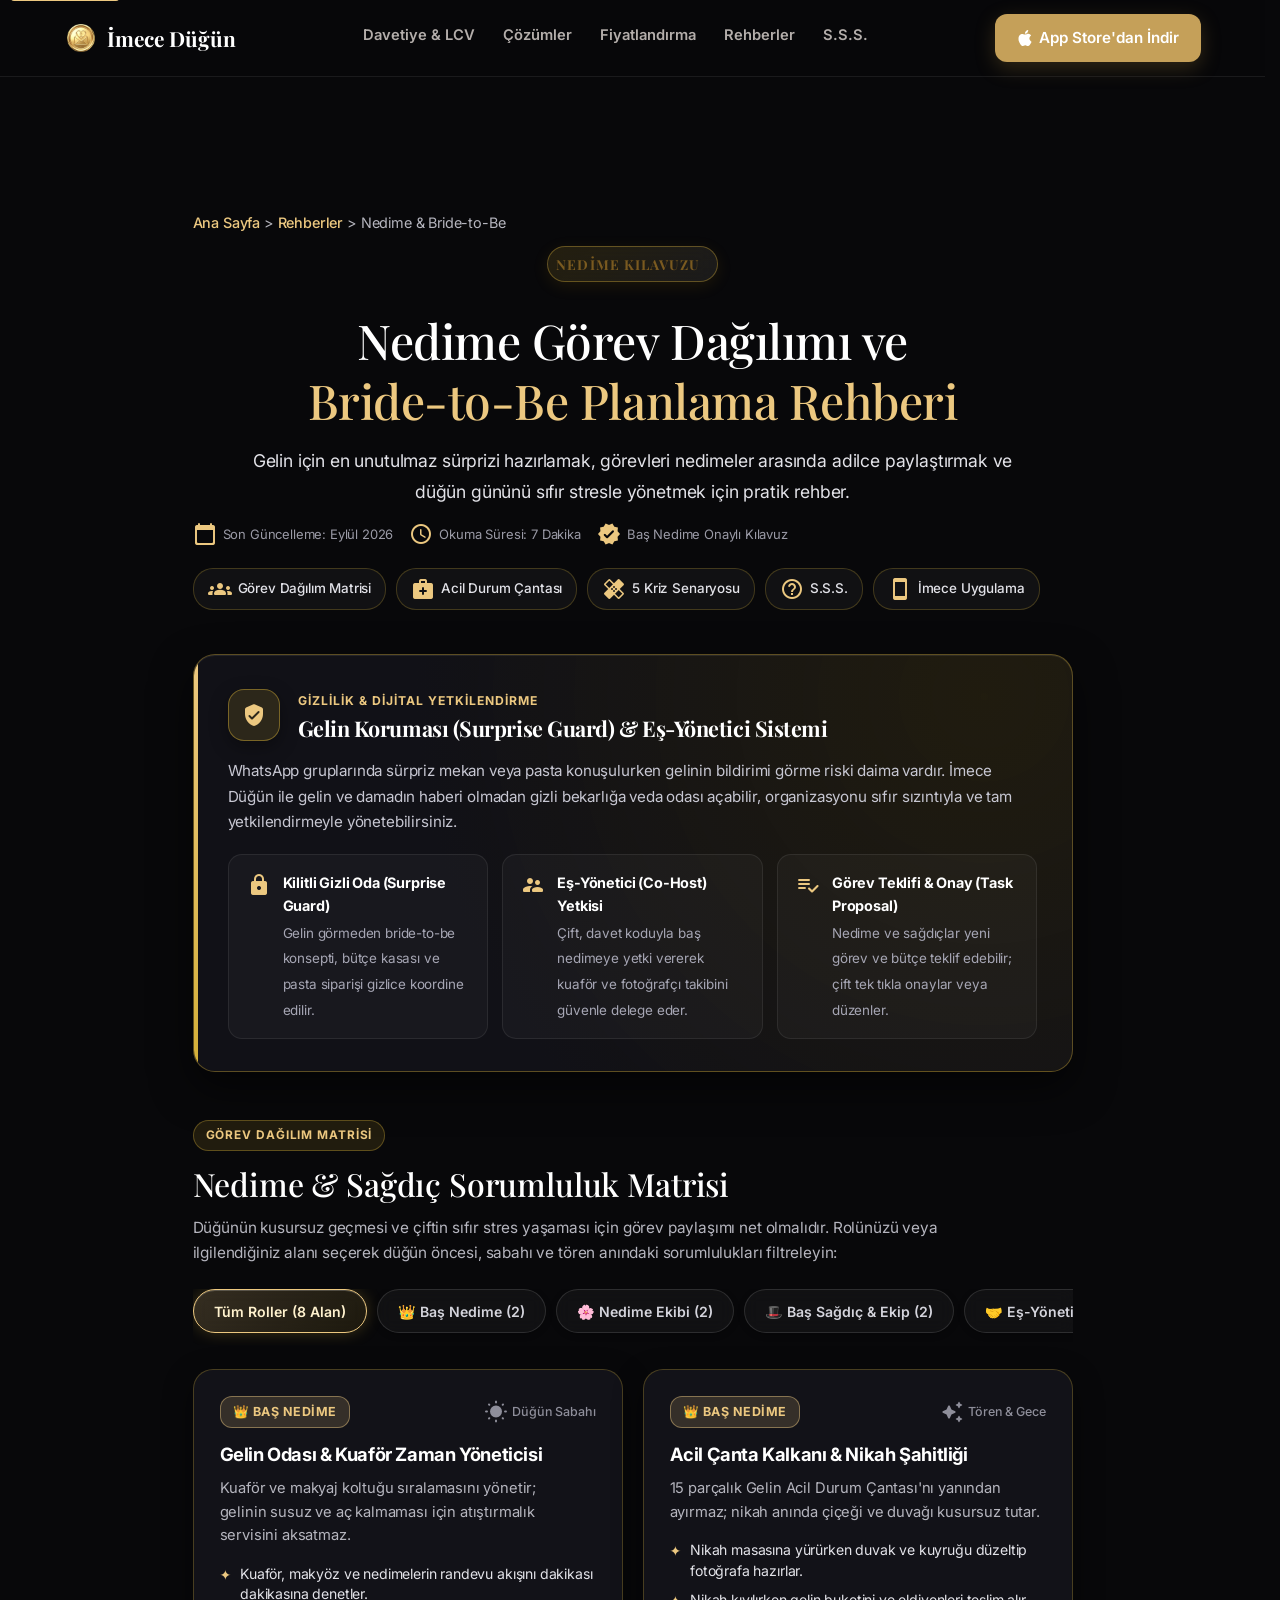
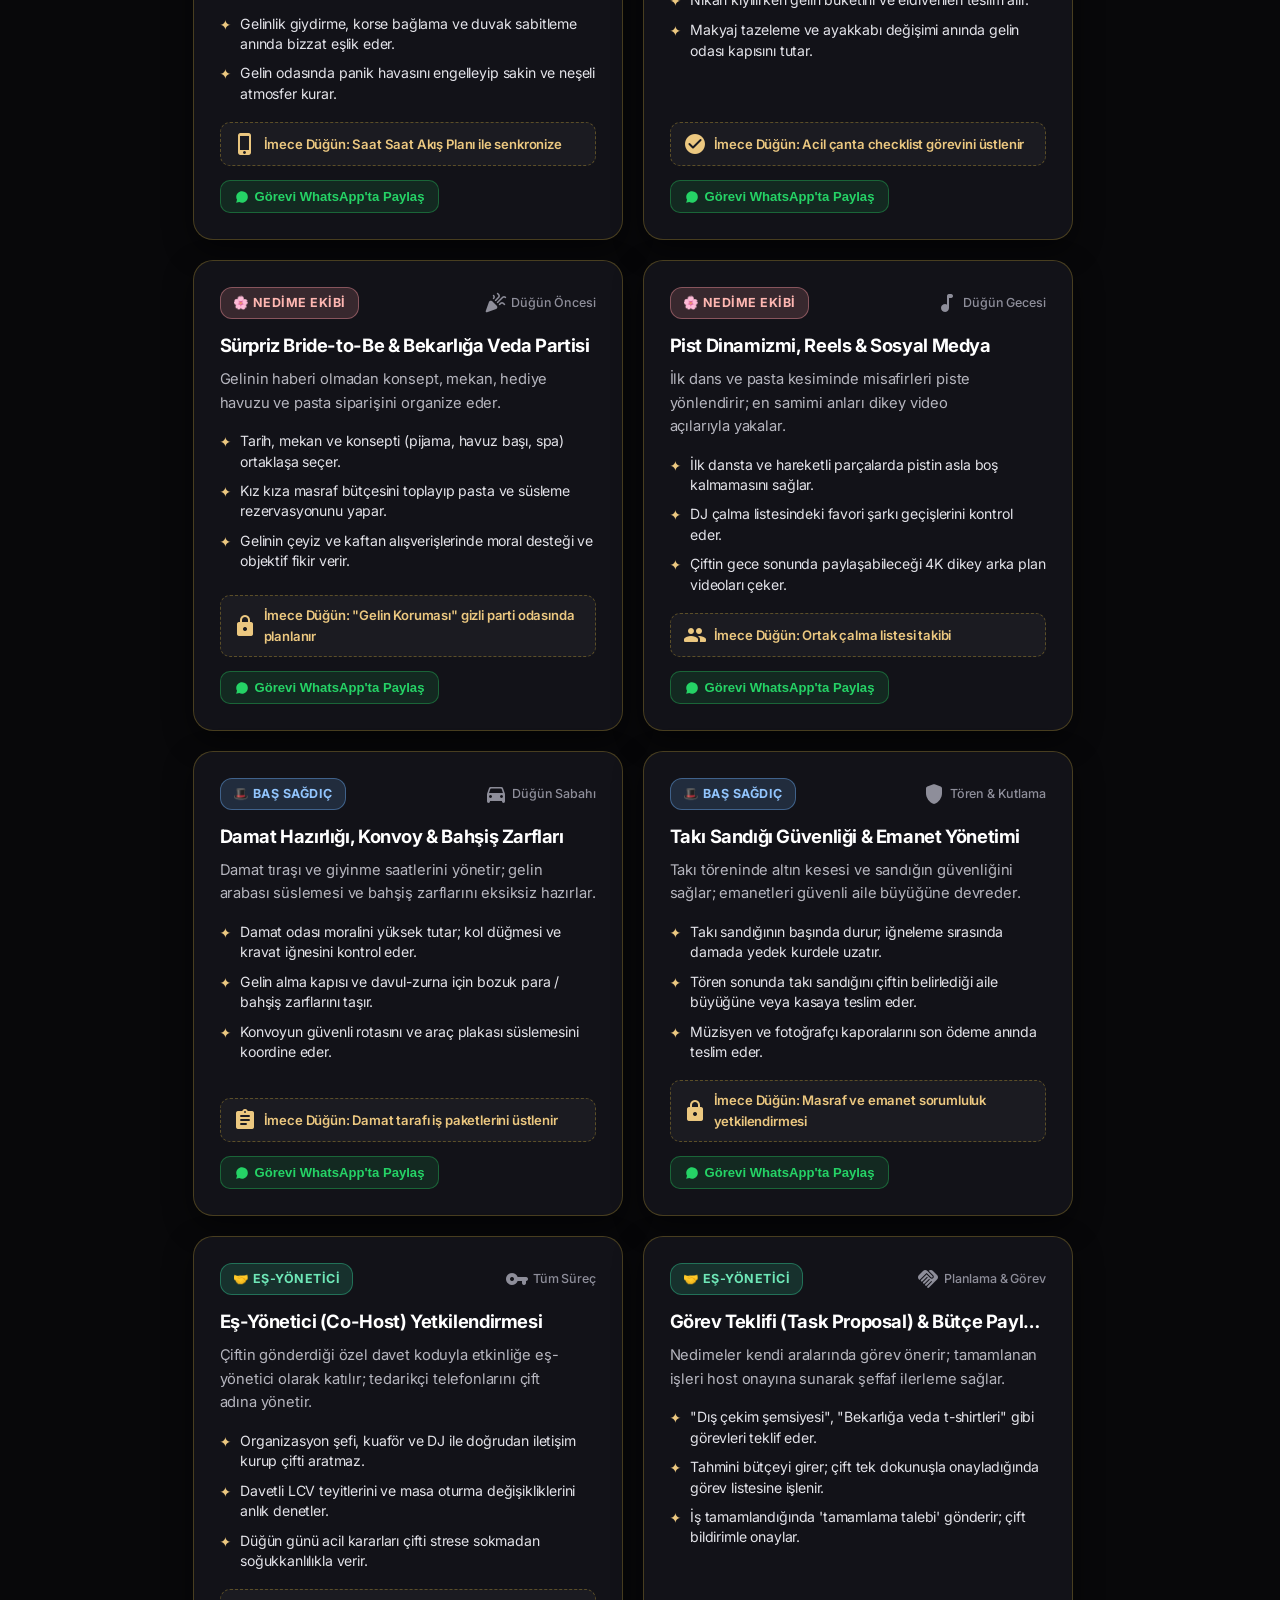
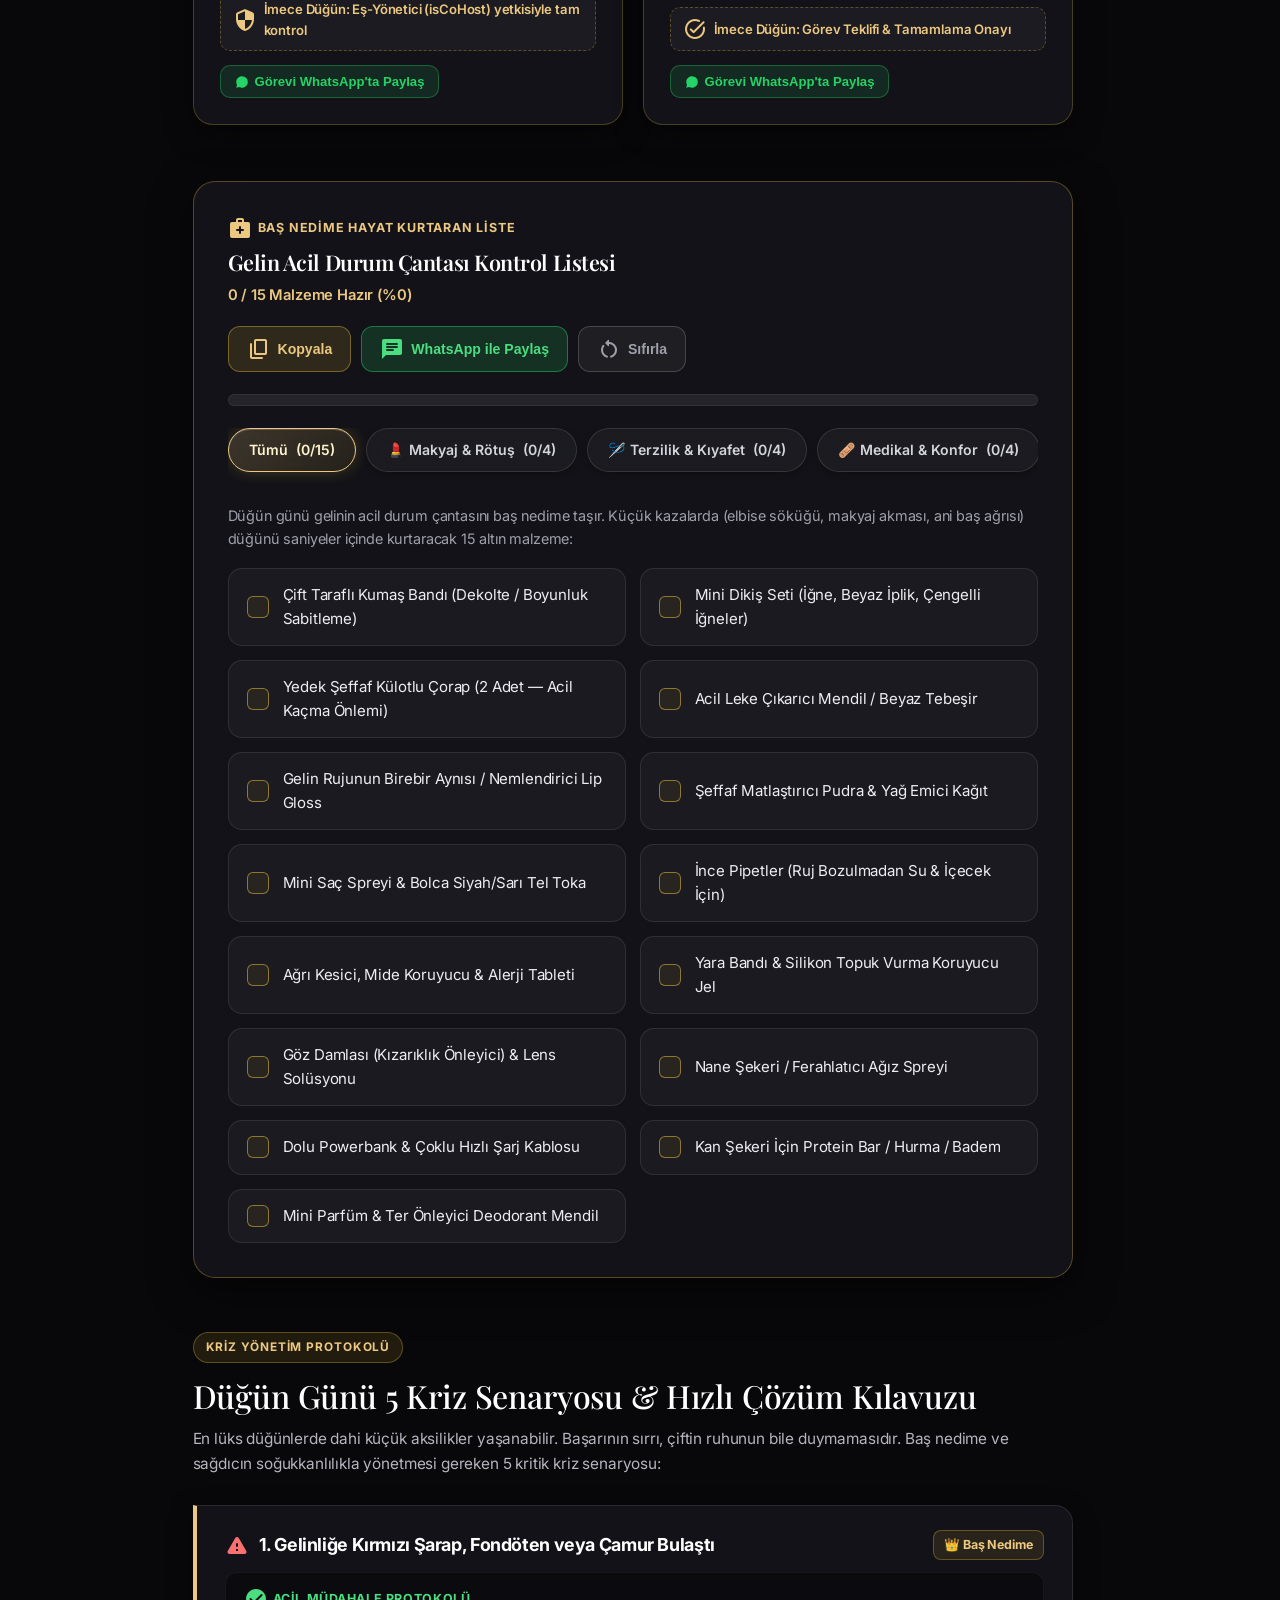
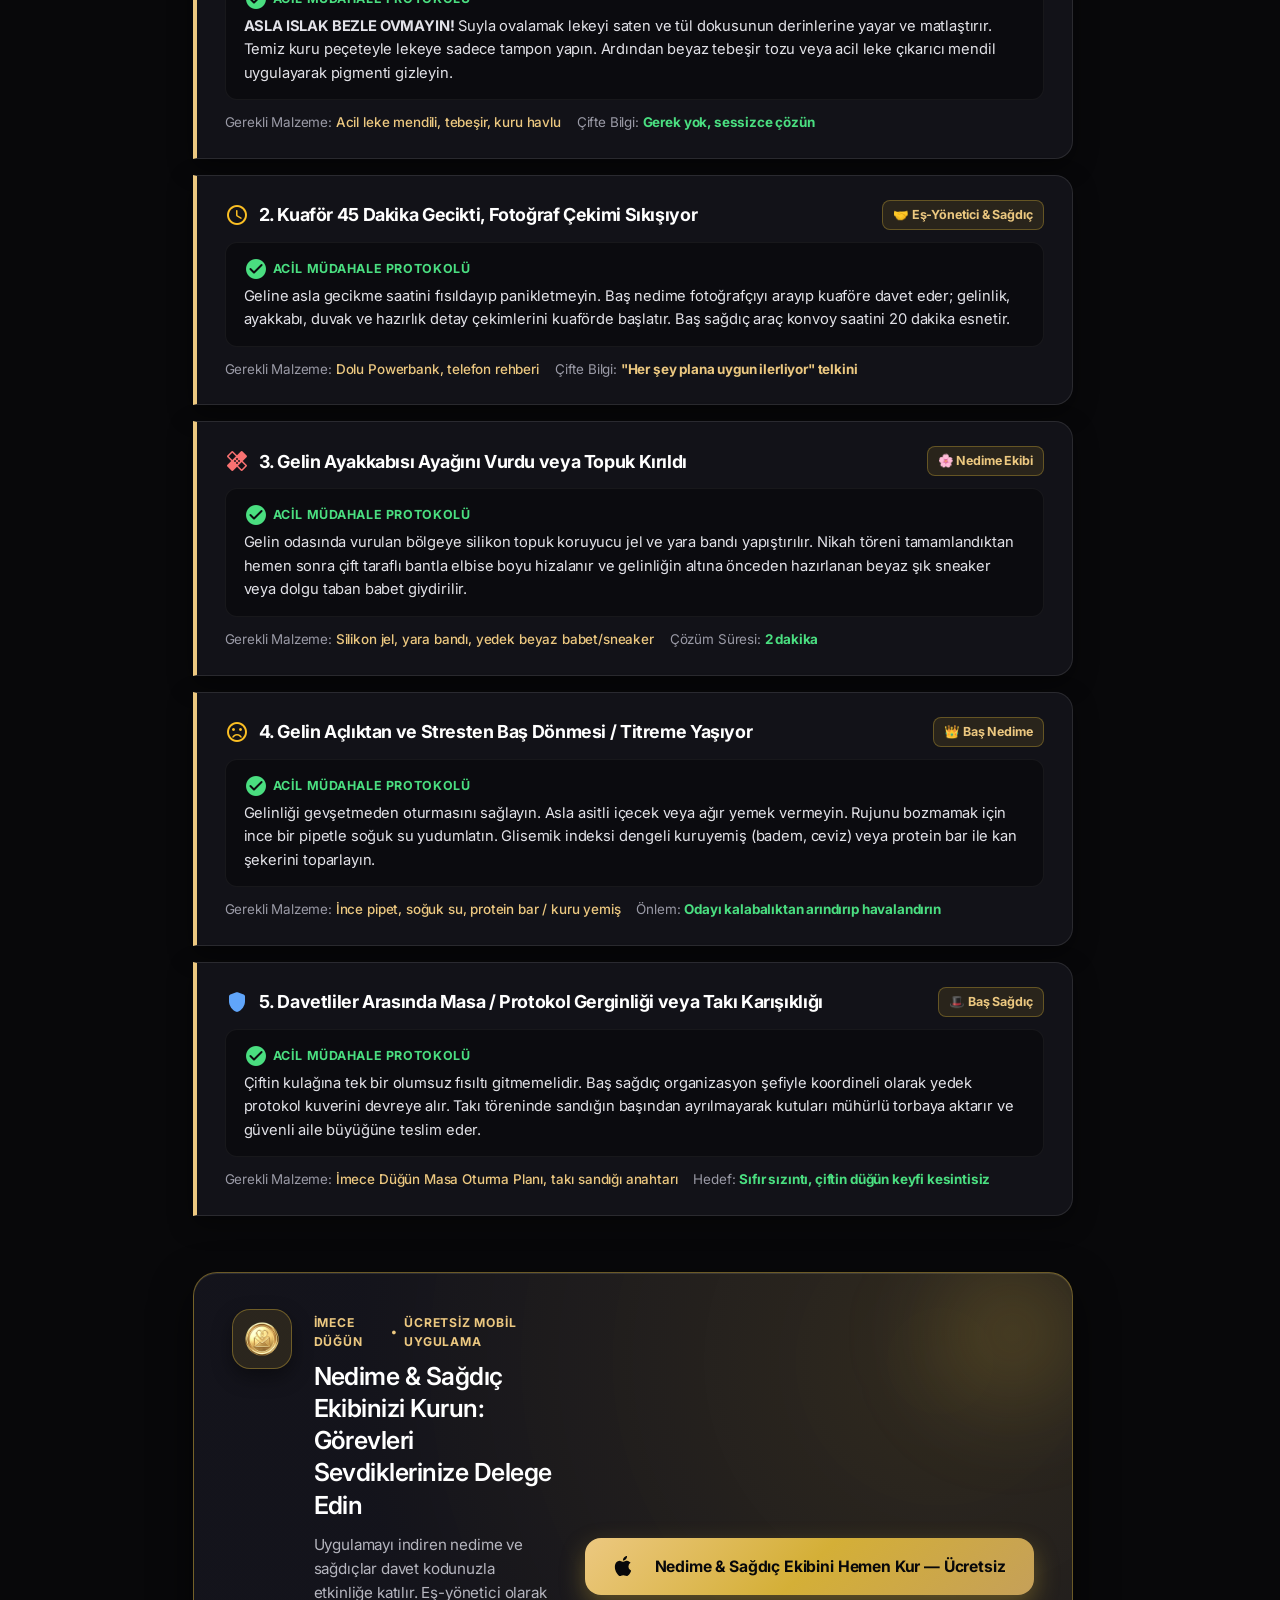
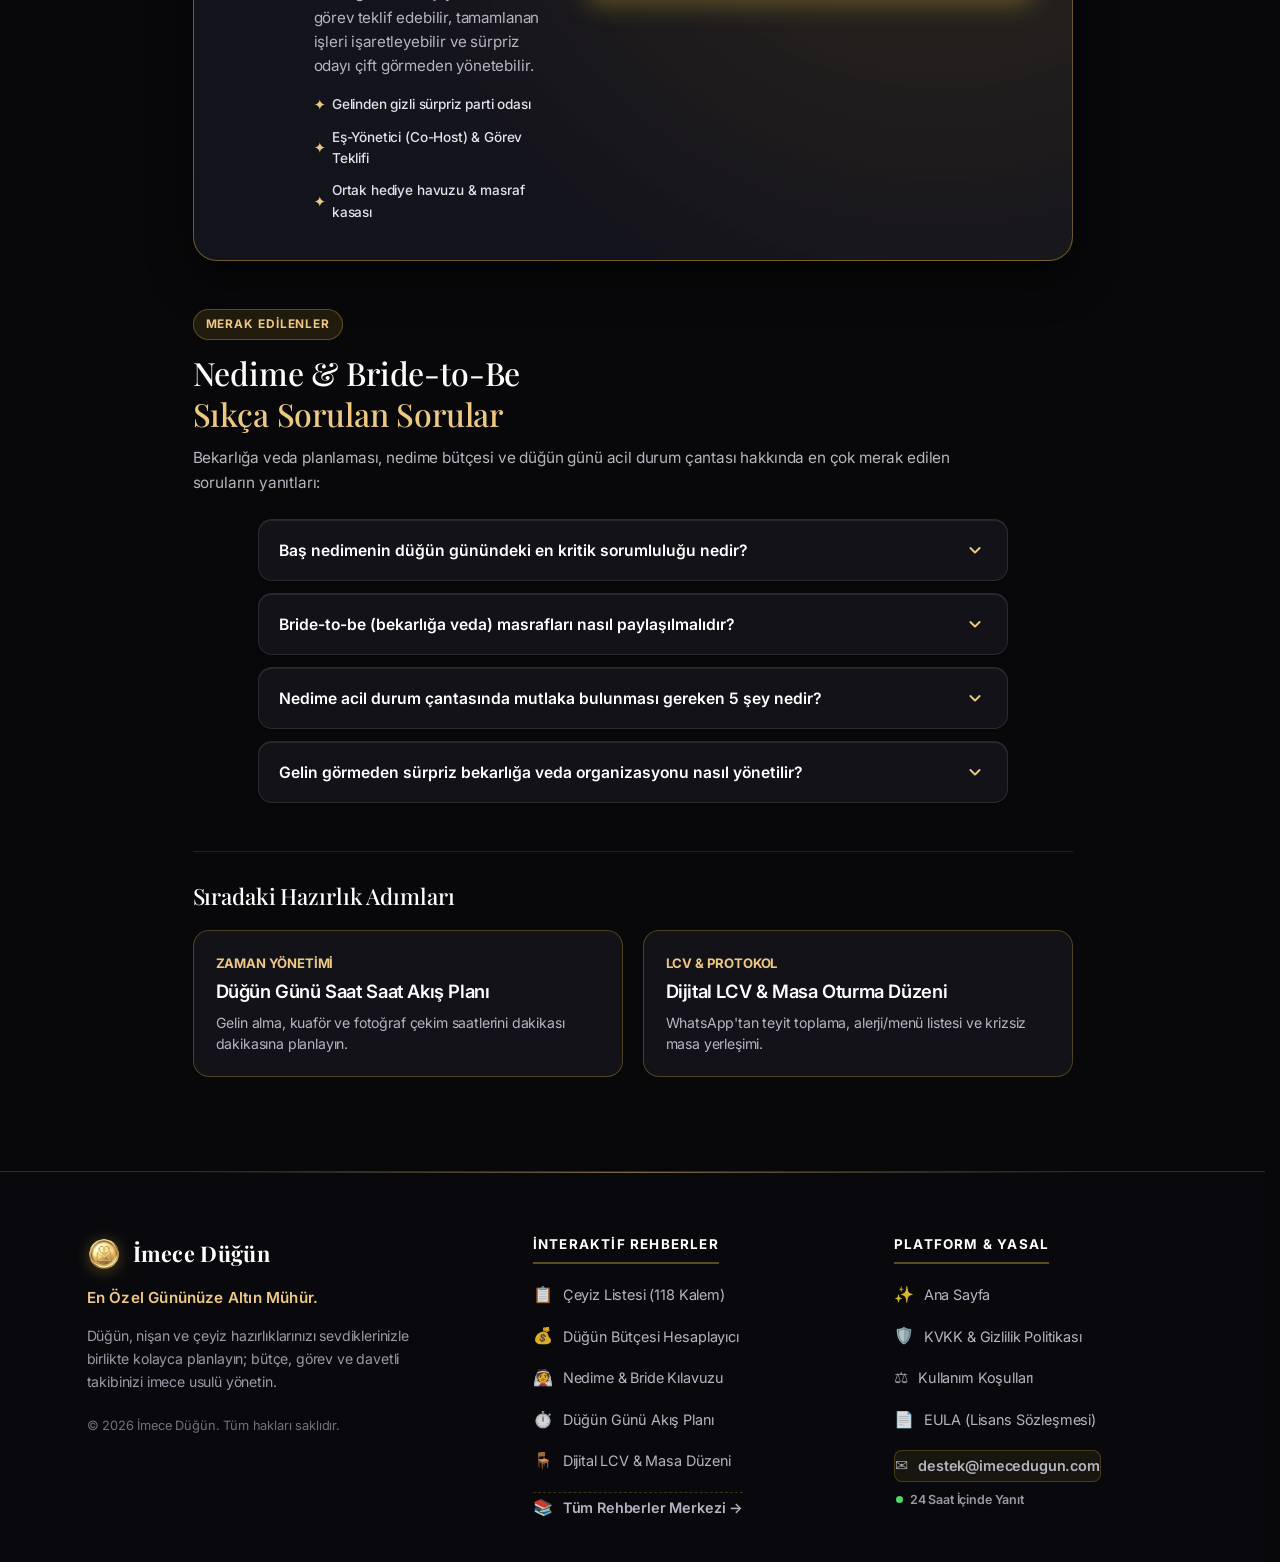
<file: rehber/nedime-ve-bride-to-be.html>
<!DOCTYPE html>
<html lang="tr">
<head>
    <meta charset="UTF-8">
    <meta name="viewport" content="width=device-width, initial-scale=1.0">
    <!-- Google tag (gtag.js) -->
    <script async src="https://www.googletagmanager.com/gtag/js?id=G-TB2CR1GVQ4"></script>
    <script>
      window.dataLayer = window.dataLayer || [];
      function gtag(){dataLayer.push(arguments);}
      gtag('consent', 'default', {
        'ad_storage': 'granted',
        'ad_user_data': 'granted',
        'ad_personalization': 'granted',
        'analytics_storage': 'granted'
      });
      gtag('js', new Date());

      gtag('config', 'G-TB2CR1GVQ4');
    </script>

    <!-- Meta Pixel Code -->
    <script>
    !function(f,b,e,v,n,t,s)
    {if(f.fbq)return;n=f.fbq=function(){n.callMethod?
    n.callMethod.apply(n,arguments):n.queue.push(arguments)};
    if(!f._fbq)f._fbq=n;n.push=n;n.loaded=!0;n.version='2.0';
    n.queue=[];t=b.createElement(e);t.async=!0;
    t.src=v;s=b.getElementsByTagName(e)[0];
    s.parentNode.insertBefore(t,s)}(window, document,'script',
    'https://connect.facebook.net/en_US/fbevents.js');
    fbq('init', '2142810199699702');
    fbq('track', 'PageView');
    </script>
    <noscript><img height="1" width="1" style="display:none"
    src="https://www.facebook.com/tr?id=2142810199699702&ev=PageView&noscript=1"
    /></noscript>
    <!-- End Meta Pixel Code -->

    <!-- Microsoft Clarity -->
    <script type="text/javascript">
        (function(c,l,a,r,i,t,y){
            c[a]=c[a]||function(){(c[a].q=c[a].q||[]).push(arguments)};
            t=l.createElement(r);t.async=1;t.src="https://www.clarity.ms/tag/"+i;
            y=l.getElementsByTagName(r)[0];y.parentNode.insertBefore(t,y);
        })(window, document, "clarity", "script", "z3a1goed2l");
    </script>


            <meta name="theme-color" content="#09090D">
    <link rel="manifest" href="/site.webmanifest">
    <meta name="description" content="Nedime Görev Dağılımı ve Bride-to-Be Planlama Rehberi: Baş nedime sorumlulukları, gelin görmeden sürpriz bekarlığa veda organizasyonu ve acil durum çantası listesi.">
    <meta name="keywords" content="nedime görevleri, bride to be nasıl planlanır, bekarlığa veda organizasyonu, nedime görev dağılımı listesi, baş nedime rehberi, sürpriz bekarlığa veda">
    <title>Nedime Görev Dağılımı &amp; Bride-to-Be Planlama — İmece Düğün</title>
    <link rel="canonical" href="https://imecedugun.com/rehber/nedime-ve-bride-to-be.html">

    <!-- Social & Open Graph -->
    <meta property="og:type" content="article">
    <meta property="og:locale" content="tr_TR">
    <meta property="og:title" content="Nedime Görev Dağılımı &amp; Bride-to-Be Planlama — İmece Düğün">
    <meta property="og:description" content="Nedime ekibi nasıl organize edilir? Gelin görmeden sürpriz parti nasıl planlanır? Eksiksiz kontrol listesi.">
    <meta property="og:url" content="https://imecedugun.com/rehber/nedime-ve-bride-to-be.html">
    <meta property="og:image" content="https://imecedugun.com/assets/img/og-share-1200x630.png">
    <meta property="og:image:width" content="1200">
    <meta property="og:image:height" content="630">
    <meta property="og:image:alt" content="İmece Düğün Nedime Görev Dağılımı ve Bride-to-Be Rehberi">
    <meta property="og:site_name" content="İmece Düğün">
    <meta name="twitter:card" content="summary_large_image">
    <meta name="twitter:title" content="Nedime Görev Dağılımı &amp; Bride-to-Be Planlama — İmece Düğün">
    <meta name="twitter:description" content="Nedime ekibi nasıl organize edilir? Gelin görmeden sürpriz parti nasıl planlanır? Eksiksiz kontrol listesi.">
    <meta name="twitter:image" content="https://imecedugun.com/assets/img/og-share-1200x630.png">

    <!-- Fonts & Icons -->
    <link rel="preconnect" href="https://fonts.googleapis.com">
    <link rel="preconnect" href="https://fonts.gstatic.com" crossorigin>
    <link href="https://fonts.googleapis.com/css2?family=Inter:wght@300;400;500;600;700&family=Playfair+Display:ital,wght@0,400..900;1,400..900&display=swap" rel="stylesheet">
    <link href="https://fonts.googleapis.com/icon?family=Material+Icons+Round&display=swap" rel="stylesheet">
        <!-- Favicon & Tab Icons (100% Guaranteed Transparent, Zero White Background) -->
    <link rel="icon" type="image/svg+xml" href="/favicon.svg?v=20260911_v7">
    <link rel="icon" type="image/svg+xml" href="/seal-favicon.svg?v=20260911_v7">
    <link rel="icon" type="image/png" sizes="32x32" href="[data-uri]">
    <link rel="icon" type="image/png" sizes="16x16" href="[data-uri]">
    <link rel="icon" type="image/png" sizes="32x32" href="/seal-favicon-32.png?v=20260911_v7">
    <link rel="icon" type="image/png" sizes="16x16" href="/seal-favicon-16.png?v=20260911_v7">
    <link rel="icon" type="image/png" sizes="48x48" href="/seal-favicon-48.png?v=20260911_v7">
    <link rel="icon" type="image/png" sizes="96x96" href="/seal-favicon-96.png?v=20260911_v7">
    <link rel="icon" type="image/png" sizes="192x192" href="/favicon-192x192.png?v=20260911_v7">
    <link rel="shortcut icon" href="/favicon.ico?v=20260911_v7" type="image/x-icon">
    <link rel="apple-touch-icon" sizes="180x180" href="/apple-touch-icon.png?v=20260911_v7">
    <link rel="mask-icon" href="/safari-pinned-tab.svg?v=20260911_v7" color="#C59B27">
    <script>
      (function(){
        try {
          var u = "[data-uri]";
          var l = document.querySelector("link[rel*='icon']:not([type='image/svg+xml'])");
          if (!l) {
            l = document.createElement("link");
            l.rel = "icon";
            document.head.appendChild(l);
          }
          l.type = "image/png";
          l.sizes = "32x32";
          l.href = u;
        } catch(e){}
      })();
    </script>
<!-- Stylesheets -->
    <link rel="stylesheet" href="../tokens.css?v=42.0">
    <link rel="stylesheet" href="../style.css?v=42.0">
    <link rel="stylesheet" href="../refresh.css?v=42.0">

    <style>
@layer base {
    html, body {
                font-family: 'Inter', system-ui, -apple-system, BlinkMacSystemFont, sans-serif;
                margin: 0;
                padding: 0;
            }
            /* Luxury Modern Footer */
            footer.luxury-footer {
                position: relative;
                overflow: hidden;
            }
            .luxury-footer-divider {
                position: absolute;
                top: 0;
                left: 50%;
                transform: translateX(-50%);
                width: 80%;
                max-width: 900px;
                height: 1px;
                background: linear-gradient(90deg, transparent 0%, rgba(236, 200, 128, 0.5) 50%, transparent 100%);
            }
            footer.luxury-footer .footer-logo-img {
                filter: drop-shadow(0 2px 8px rgba(212, 175, 55, 0.35));
            }
            footer.luxury-footer .footer-platform-badge .badge-dot {
                animation: pulse-live 2.5s infinite ease-in-out;
            }
            @keyframes pulse-live {
                0%, 100% { opacity: 1; transform: scale(1); }
                50% { opacity: 0.5; transform: scale(0.85); }
            }
            /* Aha-Moment Web-to-App Bridge Toast */
            .aha-bridge-toast {
                position: fixed;
                bottom: 24px;
                right: 24px;
                max-width: 360px;
                background: rgba(18, 18, 24, 0.96);
                border: 1px solid rgba(212, 175, 55, 0.45);
                border-radius: 18px;
                padding: 16px 20px;
                box-shadow: 0 16px 40px rgba(0, 0, 0, 0.75), 0 0 24px rgba(212, 175, 55, 0.2);
                backdrop-filter: blur(16px);
                -webkit-backdrop-filter: blur(16px);
                z-index: 9999;
                display: flex;
                align-items: flex-start;
                gap: 14px;
                transform: translateY(140%);
                opacity: 0;
                pointer-events: none;
                transition: all 0.35s cubic-bezier(0.16, 1, 0.3, 1);
            }
            .aha-bridge-toast.is-visible {
                transform: translateY(0);
                opacity: 1;
                pointer-events: auto;
            }
            .aha-toast-icon {
                width: 36px;
                height: 36px;
                object-fit: contain;
                flex-shrink: 0;
                filter: drop-shadow(0 2px 8px rgba(212, 175, 55, 0.4));
            }
            .aha-toast-content {
                flex: 1;
            }
            .aha-toast-title {
                color: #FFFFFF;
                font-size: 0.94rem;
                font-weight: 700;
                margin: 0 0 4px;
                font-family: var(--font-header, 'Playfair Display', serif);
            }
            .aha-toast-desc {
                color: #B5B5BE;
                font-size: 0.82rem;
                line-height: 1.45;
                margin: 0 0 10px;
            }
            .aha-toast-btn {
                display: inline-flex;
                align-items: center;
                gap: 6px;
                background: linear-gradient(135deg, #ECC880 0%, #D4AF37 100%);
                font-weight: 700;
                font-size: 0.8rem;
                padding: 6px 14px;
                border-radius: 10px;
                text-decoration: none;
                box-shadow: 0 4px 12px rgba(212, 175, 55, 0.35);
                transition: transform 0.2s ease;
            }
            .aha-toast-btn:hover {
                transform: translateX(3px);
                background: linear-gradient(135deg, #FFF0CA 0%, #ECC880 100%);
            }
            .aha-toast-close {
                background: transparent;
                border: none;
                color: #71717A;
                font-size: 16px;
                cursor: pointer;
                padding: 0;
                line-height: 1;
                transition: color 0.2s;
                min-width: 44px;
                min-height: 44px;
                display: inline-flex;
                align-items: center;
                justify-content: center;
            }
            .aha-toast-close:hover {
                color: #FFFFFF;
            }
            @media (max-width: 600px) {
                .aha-bridge-toast {
                    left: 16px;
                    right: 16px;
                    max-width: none;
                }
            }
            .guide-article {
                max-width: 920px;
                margin: 0 auto;
                padding: 110px 20px 70px;
            }
            .breadcrumb-nav {
                padding: 24px 0 12px;
                font-size: 0.9rem;
                color: #B5B5BE;
            }
            .breadcrumb-nav a {
                color: #ECC880;
                text-decoration: none;
                font-weight: 500;
            }
            .guide-header {
                text-align: center;
                margin-bottom: 44px;
            }
            .guide-title {
                font-family: var(--font-header, 'Playfair Display', serif);
                font-size: clamp(2.1rem, 3.8vw, 3rem);
                color: #FFFFFF;
                margin: 16px 0;
                line-height: 1.25;
                letter-spacing: -0.01em;
            }
            .guide-lead {
                font-size: 1.1rem;
                color: #E2E2E8;
                line-height: 1.75;
                max-width: 780px;
                margin: 0 auto;
            }

            /* Surprise Guard & Co-Host Card */
            .surprise-guard-card {
                background: radial-gradient(circle at 90% 10%, rgba(212, 175, 55, 0.12) 0%, #111117 65%);
                border: 1px solid rgba(212, 175, 55, 0.38);
                border-radius: 22px;
                padding: 32px 34px;
                margin: 32px 0 44px;
                box-shadow: 0 16px 40px rgba(0, 0, 0, 0.55), inset 0 1px 0 rgba(255, 255, 255, 0.08);
                position: relative;
                overflow: hidden;
            }
            .surprise-guard-card::after {
                content: '';
                position: absolute;
                top: 0;
                left: 0;
                width: 4px;
                height: 100%;
                background: linear-gradient(180deg, #ECC880 0%, #D4AF37 100%);
            }
            .surprise-guard-header {
                display: flex;
                align-items: center;
                gap: 18px;
                margin-bottom: 16px;
            }
            .surprise-guard-icon {
                width: 52px;
                height: 52px;
                border-radius: 16px;
                background: rgba(212, 175, 55, 0.14);
                border: 1px solid rgba(212, 175, 55, 0.45);
                display: flex;
                align-items: center;
                justify-content: center;
                color: #ECC880;
                font-size: 26px;
                flex-shrink: 0;
                box-shadow: 0 6px 18px rgba(0, 0, 0, 0.35);
            }
            .guard-pill {
                display: inline-block;
                color: #ECC880;
                font-size: 0.76rem;
                font-weight: 700;
                letter-spacing: 1px;
                text-transform: uppercase;
                margin-bottom: 4px;
            }
            .guard-title {
                color: #FFFFFF;
                font-family: var(--font-header, 'Playfair Display', serif);
                font-size: 1.35rem;
                margin: 0;
                font-weight: 700;
            }
            .guard-lead {
                color: #C7C7D2;
                font-size: 0.95rem;
                line-height: 1.65;
                margin: 0 0 20px;
                max-width: 820px;
            }
            .guard-features-grid {
                display: grid;
                grid-template-columns: repeat(auto-fit, minmax(240px, 1fr));
                gap: 14px;
                margin-top: 14px;
            }
            .guard-feat-item {
                background: rgba(255, 255, 255, 0.03);
                border: 1px solid rgba(255, 255, 255, 0.08);
                border-radius: 14px;
                padding: 16px 18px;
                display: flex;
                align-items: flex-start;
                gap: 12px;
                transition: all 0.25s ease;
            }
            .guard-feat-item:hover {
                background: rgba(212, 175, 55, 0.06);
                border-color: rgba(212, 175, 55, 0.35);
            }
            .guard-feat-item span.material-icons-round {
                color: #ECC880;
                font-size: 20px;
                margin-top: 2px;
                flex-shrink: 0;
            }
            .guard-feat-item strong {
                display: block;
                color: #FFFFFF;
                font-size: 0.9rem;
                margin-bottom: 3px;
            }
            .guard-feat-item span {
                color: #A6A6B4;
                font-size: 0.84rem;
                line-height: 1.45;
            }

            /* Section Badges & Micro Pills */
            .section-badge-wrap {
                display: flex;
                align-items: center;
                gap: 8px;
                margin-bottom: 12px;
            }
            .mini-gold-pill {
                background: rgba(212, 175, 55, 0.12);
                border: 1px solid rgba(212, 175, 55, 0.35);
                color: #ECC880;
                font-size: 0.74rem;
                font-weight: 700;
                text-transform: uppercase;
                letter-spacing: 0.9px;
                padding: 5px 12px;
                border-radius: 20px;
            }

            /* Roles & Task Matrix */
            .roles-matrix-section {
                margin: 48px 0 56px;
            }
            .matrix-main-title {
                font-family: var(--font-header, 'Playfair Display', serif);
                font-size: clamp(1.6rem, 2.5vw, 2.1rem);
                color: #FFFFFF;
                margin: 0 0 10px;
                line-height: 1.3;
            }
            .matrix-main-desc {
                color: #B5B5BE;
                font-size: 0.96rem;
                line-height: 1.65;
                margin: 0 0 24px;
                max-width: 800px;
            }
            .category-pills {
                display: flex;
                gap: 10px;
                overflow-x: auto;
                padding-bottom: 12px;
                margin-bottom: 24px;
                scrollbar-width: thin;
                -webkit-overflow-scrolling: touch;
            }
            .cat-pill {
                background: rgba(255, 255, 255, 0.05);
                border: 1px solid rgba(255, 255, 255, 0.14);
                color: #E2E2E8;
                padding: 10px 20px;
                border-radius: 24px;
                font-size: 0.88rem;
                font-weight: 600;
                cursor: pointer;
                white-space: nowrap;
                transition: all 0.25s cubic-bezier(0.16, 1, 0.3, 1);
                min-height: 44px;
                display: inline-flex;
                align-items: center;
                justify-content: center;
                user-select: none;
            }
            .cat-pill:hover {
                background: rgba(212, 175, 55, 0.16);
                border-color: rgba(212, 175, 55, 0.6);
                color: #FFFFFF;
                transform: translateY(-1px);
            }
            .cat-pill.active {
                background: linear-gradient(135deg, rgba(236, 200, 128, 0.32) 0%, rgba(212, 175, 55, 0.22) 100%);
                border-color: #ECC880;
                color: #FFFFFF;
                box-shadow: 0 0 16px rgba(212, 175, 55, 0.28);
            }
            .role-matrix-grid {
                display: grid;
                grid-template-columns: repeat(auto-fit, minmax(360px, 1fr));
                gap: 20px;
            }
            .role-card {
                background: #121218;
                border: 1px solid rgba(212, 175, 55, 0.28);
                border-radius: 20px;
                padding: 26px;
                display: flex;
                flex-direction: column;
                justify-content: space-between;
                transition: all 0.25s cubic-bezier(0.16, 1, 0.3, 1);
                box-shadow: 0 10px 30px rgba(0, 0, 0, 0.45);
            }
            .role-card:hover {
                border-color: rgba(212, 175, 55, 0.55);
                transform: translateY(-3px);
                box-shadow: 0 16px 36px rgba(0, 0, 0, 0.65), 0 0 18px rgba(212, 175, 55, 0.12);
            }
            .role-card-header {
                display: flex;
                align-items: center;
                justify-content: space-between;
                gap: 12px;
                margin-bottom: 14px;
                flex-wrap: wrap;
            }
            .role-badge {
                display: inline-flex;
                align-items: center;
                gap: 6px;
                padding: 5px 12px;
                border-radius: 12px;
                font-size: 0.78rem;
                font-weight: 700;
                text-transform: uppercase;
                letter-spacing: 0.5px;
            }
            .role-badge.maid-of-honor {
                background: rgba(236, 200, 128, 0.16);
                border: 1px solid rgba(236, 200, 128, 0.45);
                color: #ECC880;
            }
            .role-badge.bridesmaids {
                background: rgba(255, 154, 162, 0.16);
                border: 1px solid rgba(255, 154, 162, 0.4);
                color: #FFB7B2;
            }
            .role-badge.groomsmen {
                background: rgba(110, 180, 255, 0.16);
                border: 1px solid rgba(110, 180, 255, 0.4);
                color: #92C5FD;
            }
            .role-badge.cohost {
                background: rgba(52, 211, 153, 0.16);
                border: 1px solid rgba(52, 211, 153, 0.4);
                color: #6EE7B7;
            }
            .role-phase-pill {
                color: #8E8E9A;
                font-size: 0.78rem;
                font-weight: 500;
                display: inline-flex;
                align-items: center;
                gap: 4px;
            }
            .role-card-title {
                color: #FFFFFF;
                font-size: 1.15rem;
                font-weight: 700;
                margin: 0 0 10px;
                line-height: 1.35;
            }
            .role-card-desc {
                color: #B5B5BE;
                font-size: 0.92rem;
                line-height: 1.6;
                margin: 0 0 16px;
            }
            .role-duty-list {
                list-style: none;
                padding: 0;
                margin: 0 0 18px;
                display: flex;
                flex-direction: column;
                gap: 9px;
            }
            .role-duty-item {
                display: flex;
                align-items: flex-start;
                gap: 9px;
                color: #E2E2E8;
                font-size: 0.88rem;
                line-height: 1.45;
            }
            .role-duty-item span.dot {
                color: #ECC880;
                font-size: 14px;
                margin-top: 1px;
                flex-shrink: 0;
            }
            .role-app-pill {
                background: rgba(255, 255, 255, 0.04);
                border: 1px dashed rgba(212, 175, 55, 0.35);
                border-radius: 10px;
                padding: 9px 12px;
                color: #ECC880;
                font-size: 0.82rem;
                font-weight: 600;
                display: flex;
                align-items: center;
                gap: 7px;
                margin-top: auto;
            }

            /* Interactive Checklist Tracker */
            .ceyiz-tracker-card {
                background: #121218;
                border: 1px solid rgba(212, 175, 55, 0.35);
                border-radius: 22px;
                padding: 34px;
                box-shadow: 0 14px 40px rgba(0, 0, 0, 0.55);
            }
            .tracker-header {
                display: flex;
                align-items: flex-start;
                justify-content: space-between;
                flex-wrap: wrap;
                gap: 18px;
                margin-bottom: 22px;
            }
            .tracker-actions {
                display: flex;
                align-items: center;
                gap: 10px;
                flex-wrap: wrap;
            }
            .btn-tracker-action {
                display: inline-flex;
                align-items: center;
                justify-content: center;
                gap: 7px;
                background: rgba(212, 175, 55, 0.15);
                border: 1px solid rgba(212, 175, 55, 0.45);
                color: #ECC880;
                padding: 10px 18px;
                border-radius: 12px;
                font-size: 0.88rem;
                font-weight: 600;
                cursor: pointer;
                transition: all 0.22s ease;
                min-height: 44px;
                text-decoration: none;
                user-select: none;
            }
            .btn-tracker-action:hover {
                background: rgba(212, 175, 55, 0.26);
                border-color: #ECC880;
                color: #FFFFFF;
                transform: translateY(-1px);
            }
            .btn-tracker-action.btn-whatsapp {
                background: rgba(37, 211, 102, 0.16);
                border-color: rgba(37, 211, 102, 0.45);
                color: #4ade80;
            }
            .btn-tracker-action.btn-whatsapp:hover {
                background: rgba(37, 211, 102, 0.26);
                border-color: #4ade80;
                color: #FFFFFF;
            }
            .btn-tracker-action.btn-reset {
                background: rgba(255, 255, 255, 0.05);
                border-color: rgba(255, 255, 255, 0.18);
                color: #A0A0AB;
            }
            .btn-tracker-action.btn-reset:hover {
                background: rgba(255, 255, 255, 0.1);
                color: #FFFFFF;
            }
            .tracker-progress-bar {
                background: rgba(255, 255, 255, 0.08);
                height: 12px;
                border-radius: 6px;
                overflow: hidden;
                margin: 14px 0 22px;
                border: 1px solid rgba(255, 255, 255, 0.06);
            }
            .tracker-progress-fill {
                background: linear-gradient(90deg, #C5A059 0%, #ECC880 50%, #D4AF37 100%);
                height: 100%;
                width: 0%;
                transition: width 0.35s cubic-bezier(0.16, 1, 0.3, 1);
                box-shadow: 0 0 14px rgba(212, 175, 55, 0.5);
            }
            .checklist-grid {
                display: grid;
                grid-template-columns: repeat(auto-fill, minmax(280px, 1fr));
                gap: 14px;
            }
            .check-item {
                background: rgba(255, 255, 255, 0.035);
                border: 1px solid rgba(255, 255, 255, 0.09);
                border-radius: 14px;
                padding: 14px 18px;
                display: flex;
                align-items: center;
                gap: 14px;
                cursor: pointer;
                transition: all 0.22s cubic-bezier(0.16, 1, 0.3, 1);
                user-select: none;
                color: #EDEDF2;
                font-size: 0.94rem;
                min-height: 52px;
            }
            .check-item:hover {
                background: rgba(255, 255, 255, 0.07);
                border-color: rgba(212, 175, 55, 0.45);
                transform: translateY(-2px);
            }
            .check-item.done {
                background: rgba(212, 175, 55, 0.07);
                border-color: rgba(212, 175, 55, 0.3);
                text-decoration: line-through;
                color: #8E8E98;
            }
            .check-box {
                width: 22px;
                height: 22px;
                border-radius: 6px;
                border: 1.5px solid rgba(212, 175, 55, 0.6);
                display: flex;
                align-items: center;
                justify-content: center;
                flex-shrink: 0;
                color: #08080A;
                background: rgba(212, 175, 55, 0.08);
                transition: all 0.2s ease;
            }
            .check-box svg {
                width: 14px;
                height: 14px;
                stroke: #08080A;
                stroke-width: 3;
                fill: none;
                stroke-linecap: round;
                stroke-linejoin: round;
                opacity: 0;
                transform: scale(0.5);
                transition: all 0.2s cubic-bezier(0.16, 1, 0.3, 1);
            }
            .check-item.done .check-box {
                background: linear-gradient(135deg, #ECC880, #D4AF37);
                border-color: #ECC880;
                box-shadow: 0 0 10px rgba(212, 175, 55, 0.45);
            }
            .check-item.done .check-box svg {
                opacity: 1;
                transform: scale(1);
            }

            /* Wedding Day Crisis Scenarios */
            .crisis-section {
                margin: 54px 0;
            }
            .crisis-main-title {
                font-family: var(--font-header, 'Playfair Display', serif);
                font-size: clamp(1.6rem, 2.5vw, 2.1rem);
                color: #FFFFFF;
                margin: 0 0 10px;
                line-height: 1.3;
            }
            .crisis-main-desc {
                color: #B5B5BE;
                font-size: 0.96rem;
                line-height: 1.65;
                margin: 0 0 28px;
                max-width: 820px;
            }
            .crisis-grid {
                display: flex;
                flex-direction: column;
                gap: 16px;
            }
            .crisis-card {
                background: #121218;
                border: 1px solid rgba(255, 255, 255, 0.1);
                border-left: 4px solid #ECC880;
                border-radius: 0 18px 18px 0;
                padding: 24px 28px;
                transition: all 0.25s ease;
                box-shadow: 0 8px 24px rgba(0, 0, 0, 0.4);
            }
            .crisis-card:hover {
                background: rgba(255, 255, 255, 0.05);
                border-color: rgba(212, 175, 55, 0.4);
                transform: translateX(4px);
            }
            .crisis-header-row {
                display: flex;
                align-items: center;
                justify-content: space-between;
                gap: 14px;
                margin-bottom: 12px;
                flex-wrap: wrap;
            }
            .crisis-scenario-title {
                color: #FFFFFF;
                font-size: 1.12rem;
                font-weight: 700;
                margin: 0;
                display: flex;
                align-items: center;
                gap: 10px;
            }
            .crisis-responder-pill {
                background: rgba(212, 175, 55, 0.12);
                border: 1px solid rgba(212, 175, 55, 0.35);
                color: #ECC880;
                font-size: 0.78rem;
                font-weight: 700;
                padding: 4px 10px;
                border-radius: 8px;
                white-space: nowrap;
            }
            .crisis-protocol-box {
                background: rgba(0, 0, 0, 0.35);
                border-radius: 12px;
                padding: 14px 18px;
                margin-bottom: 12px;
                border: 1px solid rgba(255, 255, 255, 0.05);
            }
            .crisis-protocol-label {
                color: #4ade80;
                font-size: 0.78rem;
                font-weight: 700;
                text-transform: uppercase;
                letter-spacing: 0.6px;
                margin-bottom: 4px;
                display: flex;
                align-items: center;
                gap: 5px;
            }
            .crisis-protocol-text {
                color: #E2E2E8;
                font-size: 0.92rem;
                line-height: 1.6;
                margin: 0;
            }
            .crisis-footer-meta {
                display: flex;
                align-items: center;
                gap: 16px;
                font-size: 0.84rem;
                color: #9A9AA6;
                flex-wrap: wrap;
            }
            .crisis-footer-meta span.item-needed {
                color: #ECC880;
                font-weight: 500;
            }

            @media (max-width: 767px) {
                .surprise-guard-card {
                    padding: 24px 20px;
                }
                .role-matrix-grid {
                    grid-template-columns: 1fr;
                }
                .ceyiz-tracker-card {
                    padding: 24px 18px;
                }
                .tracker-actions {
                    width: 100%;
                }
                .btn-tracker-action {
                    flex: 1;
                    font-size: 0.82rem;
                    padding: 10px 12px;
                }
                .checklist-grid {
                    grid-template-columns: 1fr;
                }
                .crisis-card {
                    padding: 20px 18px;
                }
            }
            @media (max-width: 480px) {
                .tracker-actions {
                    width: 100%;
                }
            }

            /* Luxury App Bridge Banner */
            .app-bridge-box {
                position: relative;
                background: radial-gradient(circle at 85% 15%, rgba(236, 200, 128, 0.18) 0%, rgba(20, 20, 28, 0.98) 65%);
                border: 1px solid rgba(212, 175, 55, 0.45);
                border-radius: 24px;
                padding: 36px 38px;
                margin: 56px 0 32px;
                box-shadow: 0 16px 40px rgba(0, 0, 0, 0.6), inset 0 1px 0 rgba(255, 255, 255, 0.1);
                display: flex;
                align-items: center;
                justify-content: space-between;
                gap: 32px;
                overflow: hidden;
            }
            .app-bridge-box::before {
                content: '';
                position: absolute;
                right: -50px;
                top: -50px;
                width: 220px;
                height: 220px;
                background: radial-gradient(circle, rgba(212, 175, 55, 0.25) 0%, transparent 70%);
                filter: blur(40px);
                pointer-events: none;
            }
            .app-bridge-left {
                display: flex;
                align-items: flex-start;
                gap: 22px;
                flex: 1;
                min-width: 280px;
                z-index: 1;
            }
            .app-bridge-seal {
                width: 60px;
                height: 60px;
                border-radius: 18px;
                background: rgba(212, 175, 55, 0.12);
                border: 1px solid rgba(212, 175, 55, 0.4);
                display: flex;
                align-items: center;
                justify-content: center;
                flex-shrink: 0;
                box-shadow: 0 8px 20px rgba(0, 0, 0, 0.4);
            }
            .app-bridge-seal img {
                width: 38px;
                height: 38px;
                object-fit: contain;
            }
            .app-bridge-tag {
                display: inline-flex;
                align-items: center;
                gap: 6px;
                color: #ECC880;
                font-size: 0.76rem;
                font-weight: 700;
                text-transform: uppercase;
                letter-spacing: 0.8px;
                margin-bottom: 8px;
            }
            .app-bridge-tag span.stars {
                color: #FFD700;
                letter-spacing: 1px;
            }
            .app-bridge-text h4 {
                font-family: var(--font-header, 'Playfair Display', serif);
                color: #FFFFFF;
                font-size: 1.45rem;
                line-height: 1.3;
                margin: 0 0 10px;
            }
            .app-bridge-text p {
                color: #B5B5BE;
                font-size: 0.95rem;
                margin: 0 0 14px;
                line-height: 1.6;
                max-width: 520px;
            }
            .app-bridge-features {
                display: flex;
                flex-wrap: wrap;
                gap: 10px 18px;
                margin: 0;
                padding: 0;
                list-style: none;
            }
            .app-bridge-features li {
                display: flex;
                align-items: center;
                gap: 6px;
                color: #E2E2E8;
                font-size: 0.85rem;
                font-weight: 500;
            }
            .app-bridge-features li span {
                color: #ECC880;
                font-size: 15px;
            }
            .app-bridge-cta-wrap {
                flex-shrink: 0;
                z-index: 1;
            }
            .btn-luxury-appstore {
                display: inline-flex;
                align-items: center;
                justify-content: center;
                gap: 12px;
                background: linear-gradient(135deg, #ECC880 0%, #D4AF37 50%, #C5A059 100%);
                font-weight: 700;
                font-size: 0.98rem;
                padding: 16px 28px;
                border-radius: 16px;
                text-decoration: none;
                box-shadow: 0 10px 24px rgba(212, 175, 55, 0.35);
                transition: all 0.25s ease;
                white-space: normal;
                text-align: center;
                max-width: 100%;
            }
            .btn-luxury-appstore:hover {
                transform: translateY(-2px);
                box-shadow: 0 14px 32px rgba(212, 175, 55, 0.55);
                background: linear-gradient(135deg, #FFF0CA 0%, #ECC880 50%, #D4AF37 100%);
            }
            @media (max-width: 820px) {
                .app-bridge-box {
                    flex-direction: column;
                    align-items: stretch;
                    padding: 26px 20px;
                    gap: 22px;
                }
                .app-bridge-left {
                    flex-direction: column;
                    gap: 14px;
                }
                .app-bridge-cta-wrap {
                    width: 100%;
                }
                .btn-luxury-appstore {
                    width: 100%;
                    padding: 15px 20px;
                    font-size: 0.95rem;
                }
            }

            /* Skip link */
            .skip-link {
                position: absolute;
                top: -40px;
                left: 10px;
                background: #ECC880;
                color: #08080A;
                padding: 8px 16px;
                font-weight: 700;
                border-radius: 4px;
                z-index: 9999;
                transition: top 0.2s ease;
                text-decoration: none;
            }
            .skip-link:focus {
                top: 10px;
            }

            /* Guide Meta Strip & ToC */
            .guide-meta-strip {
                display: flex;
                align-items: center;
                gap: 16px;
                flex-wrap: wrap;
                margin: 14px 0 22px;
                font-size: 0.85rem;
                color: #9A9AA6;
            }
            .guide-meta-strip .meta-item {
                display: inline-flex;
                align-items: center;
                gap: 6px;
            }
            .guide-meta-strip .meta-item .material-icons-round {
                font-size: 16px;
                color: #ECC880;
            }
            .guide-toc-nav {
                display: flex;
                align-items: center;
                gap: 10px;
                flex-wrap: wrap;
                margin: 18px 0 28px;
            }
            .toc-chip {
                display: inline-flex;
                align-items: center;
                gap: 6px;
                padding: 8px 14px;
                border-radius: 20px;
                background: rgba(255, 255, 255, 0.04);
                border: 1px solid rgba(212, 175, 55, 0.25);
                color: #E2E2E8;
                font-size: 0.84rem;
                font-weight: 500;
                text-decoration: none;
                transition: all 0.2s ease;
            }
            .toc-chip:hover {
                background: rgba(212, 175, 55, 0.12);
                border-color: #ECC880;
                color: #FFFFFF;
                transform: translateY(-1px);
            }
            .toc-chip .material-icons-round {
                font-size: 15px;
                color: #ECC880;
            }

            /* Role WhatsApp Share Button */
            .role-wa-btn {
                display: inline-flex;
                align-items: center;
                gap: 6px;
                margin-top: 14px;
                padding: 8px 14px;
                background: rgba(37, 211, 102, 0.12);
                border: 1px solid rgba(37, 211, 102, 0.35);
                font-size: 0.82rem;
                font-weight: 600;
                border-radius: 10px;
                text-decoration: none;
                transition: all 0.2s ease;
                cursor: pointer;
                width: fit-content;
            }
            .role-wa-btn:hover {
                background: rgba(37, 211, 102, 0.22);
                border-color: #25D366;
                transform: translateY(-1px);
            }
            .role-wa-btn svg {
                width: 14px;
                height: 14px;
                fill: currentColor;
                flex-shrink: 0;
            }

            /* FAQ Accordion */
            .faq-accordion {
                display: flex;
                flex-direction: column;
                gap: 12px;
            }
            .faq-item {
                background: #121218;
                border: 1px solid rgba(255, 255, 255, 0.1);
                border-radius: 14px;
                overflow: hidden;
                transition: border-color 0.2s ease;
            }
            .faq-item:hover, .faq-item.is-open {
                border-color: rgba(212, 175, 55, 0.4);
            }
            .faq-question {
                width: 100%;
                padding: 18px 20px;
                background: transparent;
                border: none;
                text-align: left;
                color: #FFFFFF;
                font-size: 0.98rem;
                font-weight: 600;
                display: flex;
                justify-content: space-between;
                align-items: center;
                cursor: pointer;
                font-family: inherit;
                gap: 12px;
            }
            .faq-icon {
                color: #ECC880;
                font-size: 20px;
                transition: transform 0.25s ease;
                flex-shrink: 0;
            }
            .faq-item.is-open .faq-icon {
                transform: rotate(180deg);
            }
            .faq-answer {
                padding: 0 20px 18px;
                color: #B5B5BE;
                font-size: 0.92rem;
                line-height: 1.65;
                display: none;
            }
            .faq-item.is-open .faq-answer {
                display: block;
            }

            /* Print Style */
}

/* overrides: eski öncelikli bildirimler; base katmanını ezer, kaynak sırası korunur. */
@layer overrides {
    html, body {
                background-color: #08080A;
                color: #FFFFFF;
            }
            .navbar {
                background: rgba(8, 8, 10, 0.92);
                backdrop-filter: blur(20px);
                border-bottom: 1px solid rgba(255, 255, 255, 0.08);
            }
            .navbar .nav-links a {
                color: #E2E2E8;
            }
            .navbar .nav-links a:hover {
                color: #ECC880;
            }
            footer.luxury-footer {
                background: #09090D;
                border-top: 1px solid rgba(212, 175, 55, 0.22);
                padding: 64px 0 40px;
            }
            footer.luxury-footer .footer-container {
                display: grid;
                grid-template-columns: 1.4fr 1.1fr 1fr;
                gap: 48px;
                align-items: flex-start;
                max-width: 1140px;
                margin: 0 auto;
                padding: 0 24px;
            }
            footer.luxury-footer .footer-brand {
                display: flex;
                flex-direction: column;
                gap: 14px;
            }
            footer.luxury-footer .footer-brand .logo {
                display: flex;
                align-items: center;
                gap: 12px;
                text-decoration: none;
            }
            footer.luxury-footer .footer-logo-img {
                width: 34px;
                height: 34px;
                object-fit: contain;
            }
            footer.luxury-footer .footer-brand .logo-text {
                font-family: var(--font-header, 'Playfair Display', serif);
                color: #FFFFFF;
                font-size: 1.35rem;
                font-weight: 700;
                letter-spacing: 0.3px;
            }
            footer.luxury-footer .footer-slogan {
                color: #ECC880;
                font-size: 0.95rem;
                font-weight: 600;
                letter-spacing: 0.2px;
                margin: 0;
            }
            footer.luxury-footer .footer-desc {
                color: #9A9AA6;
                font-size: 0.88rem;
                line-height: 1.65;
                margin: 0;
                max-width: 360px;
            }
            footer.luxury-footer .footer-platform-badge {
                display: inline-flex;
                align-items: center;
                gap: 8px;
                background: rgba(212, 175, 55, 0.08);
                border: 1px solid rgba(212, 175, 55, 0.28);
                padding: 6px 14px;
                border-radius: 20px;
                width: fit-content;
                color: #ECC880;
                font-size: 0.8rem;
                font-weight: 600;
                margin-top: 2px;
            }
            footer.luxury-footer .footer-platform-badge .badge-dot {
                width: 7px;
                height: 7px;
                border-radius: 50%;
                background: #4cd964;
                box-shadow: 0 0 8px #4cd964;
                display: inline-block;
            }
            footer.luxury-footer .footer-legal-copy {
                color: #71717A;
                font-size: 0.8rem;
                margin-top: 8px;
            }
            footer.luxury-footer .footer-nav-col {
                display: flex;
                flex-direction: column;
                gap: 16px;
            }
            footer.luxury-footer .footer-heading {
                color: #FFFFFF;
                font-size: 0.84rem;
                font-weight: 700;
                text-transform: uppercase;
                letter-spacing: 1.2px;
                margin: 0;
                padding-bottom: 8px;
                border-bottom: 2px solid rgba(212, 175, 55, 0.4);
                display: inline-block;
                width: fit-content;
            }
            footer.luxury-footer .footer-link-list {
                list-style: none;
                padding: 0;
                margin: 0;
                display: flex;
                flex-direction: column;
                gap: 12px;
            }
            footer.luxury-footer .footer-link-list li {
                margin: 0;
                padding: 0;
            }
            footer.luxury-footer .footer-link-list a {
                color: #B5B5C2;
                font-size: 0.9rem;
                text-decoration: none;
                display: inline-flex;
                align-items: center;
                gap: 10px;
                transition: all 0.22s cubic-bezier(0.16, 1, 0.3, 1);
                padding: 2px 0;
            }
            footer.luxury-footer .footer-link-list a:hover {
                color: #ECC880;
                transform: translateX(5px);
                text-shadow: 0 0 10px rgba(236, 200, 128, 0.35);
            }
            footer.luxury-footer .footer-icon {
                font-size: 1rem;
                opacity: 0.85;
                display: inline-block;
                transition: transform 0.2s ease;
                flex-shrink: 0;
            }
            footer.luxury-footer .footer-link-list a:hover .footer-icon {
                transform: scale(1.22);
            }
            footer.luxury-footer .all-guides-link {
                color: #ECC880;
                font-weight: 600;
                margin-top: 4px;
                padding-top: 6px;
                border-top: 1px dashed rgba(212, 175, 55, 0.25);
            }
            footer.luxury-footer .all-guides-link:hover {
                color: #FFF2CE;
            }
            footer.luxury-footer .support-mail-link {
                color: #ECC880;
                font-weight: 600;
                background: rgba(212, 175, 55, 0.08);
                border: 1px solid rgba(212, 175, 55, 0.24);
                padding: 6px 12px;
                border-radius: 8px;
                margin-top: 4px;
                width: fit-content;
            }
            footer.luxury-footer .support-mail-link:hover {
                background: rgba(212, 175, 55, 0.16);
                border-color: rgba(212, 175, 55, 0.45);
                color: #FFF2CE;
                transform: translateX(4px);
            }
            @media (max-width: 900px) {
                footer.luxury-footer .footer-container {
                    grid-template-columns: 1fr 1fr;
                    gap: 36px;
                }
                footer.luxury-footer .footer-brand {
                    grid-column: span 2;
                }
            }
            @media (max-width: 600px) {
                footer.luxury-footer {
                    padding: 48px 0 32px;
                }
                footer.luxury-footer .footer-container {
                    grid-template-columns: 1fr;
                    gap: 32px;
                }
                footer.luxury-footer .footer-brand {
                    grid-column: span 1;
                }
                footer.luxury-footer .footer-desc {
                    max-width: 100%;
                }
            }
            .aha-toast-btn {
                color: #08080A;
            }
            @media (max-width: 600px) {
                .aha-bridge-toast {
                    bottom: 84px;
                }
            }
            .guide-article {
                background-color: #08080A;
            }
            .role-card.is-hidden {
                display: none;
            }
            .check-item.is-hidden {
                display: none;
            }
            @media (max-width: 600px) {
                .role-card {
                    padding: 18px 16px;
                }
                .app-bridge-left {
                    min-width: 0;
                }
            }
            @media (max-width: 480px) {
                .tracker-actions {
                    flex-direction: column;
                }
                .tracker-actions .btn,
                .tracker-actions .btn-tracker-action {
                    width: 100%;
                    justify-content: center;
                }
            }
            .btn-luxury-appstore {
                color: #08080A;
            }
            .role-wa-btn {
                color: #25D366;
            }
            @media print {
                body { background: #fff; color: #000; }
                .navbar, .app-bridge-box, footer, .tracker-actions, .category-pills, .aha-bridge-toast, .guide-meta-strip, .guide-toc-nav, .faq-accordion, .role-wa-btn { display: none; }
                .ceyiz-tracker-card { border: none; box-shadow: none; padding: 0; background: transparent; }
                .check-item { border: 1px solid #ddd; color: #000; background: #fff; }
                .check-item.done { text-decoration: line-through; color: #777; }
            }
}
    /* Bu sayfanın eski satır içi stilleri: inline katmanı base'i ezer, overrides'a yenilir (style özniteliğiyle aynı öncelik). */
    @layer inline {
        .g-1 { width: 32px; height: 32px; object-fit: contain; margin-right: 10px; }
        .g-2 { color: var(--gold, #C5A059); font-weight: 600; }
        .g-3 { vertical-align: -2px; margin-right: 6px; }
        .g-4 { display: flex; align-items: center; justify-content: space-between; margin-bottom: 20px; padding-bottom: 14px; border-bottom: 1px solid rgba(255, 255, 255, 0.1); }
        .g-5 { display: flex; align-items: center; gap: 10px; }
        .g-6 { width: 28px; height: 28px; object-fit: contain; }
        .g-7 { font-weight: 700; color: #fff; font-size: 1.05rem; }
        .g-8 { background: none; border: none; color: #ECC880; font-size: 28px; cursor: pointer; padding: 0 4px; line-height: 1; min-width: 44px; min-height: 44px; display: inline-flex; align-items: center; justify-content: center; }
        .g-9 { margin: 14px 0 8px; padding-top: 14px; border-top: 1px solid rgba(255, 255, 255, 0.08); font-size: 0.75rem; text-transform: uppercase; letter-spacing: 1px; color: #ECC880; font-weight: 700; }
        .g-10 { margin-top: 20px; }
        .g-11 { display: inline-flex; align-items: center; gap: 8px; margin-bottom: 12px; }
        .g-12 { font-size: 14px; }
        .g-13 { font-size: 16px; }
        .g-14 { margin-top: 48px; margin-bottom: 48px; }
        .g-15 { display: inline-flex; align-items: center; gap: 6px; margin-bottom: 6px; }
        .g-16 { color: #ECC880; font-size: 18px; }
        .g-17 { color: #ECC880; font-size: 0.78rem; font-weight: 700; text-transform: uppercase; letter-spacing: 0.8px; }
        .g-18 { color: #fff; margin: 0 0 6px; font-size: 1.35rem; font-family: var(--font-header, 'Playfair Display', serif); }
        .g-19 { font-size: 18px; }
        .g-20 { margin-bottom: 20px; }
        .g-21 { color: #A0A0AB; font-size: 0.9rem; line-height: 1.6; margin: 0 0 18px; }
        .g-22 { color: #f87171; }
        .g-23 { font-size: 15px; }
        .g-24 { color: #4ade80; }
        .g-25 { color: #fbbf24; }
        .g-26 { color: #ECC880; }
        .g-27 { color: #60a5fa; }
        .g-28 { margin: 48px 0; }
        .g-29 { margin: 48px 0 24px; padding-top: 32px; border-top: 1px solid rgba(255, 255, 255, 0.1); }
        .g-30 { color: #FFFFFF; font-family: var(--font-header, 'Playfair Display', serif); font-size: 1.4rem; margin-bottom: 20px; }
        .g-31 { display: grid; grid-template-columns: repeat(auto-fit, minmax(280px, 1fr)); gap: 20px; }
        .g-32 { background: #121218; border: 1px solid rgba(212, 175, 55, 0.3); border-radius: 16px; padding: 22px; text-decoration: none; display: block; transition: all 0.25s ease; }
        .g-33 { color: #ECC880; font-size: 0.82rem; font-weight: 700; text-transform: uppercase; margin-bottom: 6px; }
        .g-34 { color: #FFFFFF; font-size: 1.15rem; margin: 0 0 8px; }
        .g-35 { color: #B5B5BE; font-size: 0.88rem; margin: 0; line-height: 1.5; }
        .g-36 { margin-top: 8px; display: inline-flex; align-items: center; gap: 7px; font-size: 0.78rem; font-weight: 600; color: #9A9AA6; }
        .g-37 { width: 7px; height: 7px; border-radius: 50%; background: #4cd964; display: inline-block; }
    }

    </style>

    <!-- Schema.org Article, Breadcrumb, HowTo & FAQPage -->
    <script type="application/ld+json">
    {
      "@context": "https://schema.org",
      "@type": "Article",
      "headline": "Nedime Görev Dağılımı & Bride-to-Be Planlama Rehberi",
      "description": "Nedime ekibi nasıl organize edilir? Gelin görmeden sürpriz parti nasıl planlanır? Eksiksiz kontrol listesi.",
      "image": "https://imecedugun.com/assets/img/og-share-1200x630.png",
      "inLanguage": "tr",
      "mainEntityOfPage": {
        "@type": "WebPage",
        "@id": "https://imecedugun.com/rehber/nedime-ve-bride-to-be.html"
      },
      "author": {
        "@type": "Organization",
        "name": "İmece Düğün"
      },
      "publisher": {
        "@type": "Organization",
        "name": "İmece Düğün",
        "logo": {
          "@type": "ImageObject",
          "url": "https://imecedugun.com/assets/img/logo_wax_seal_96.png"
        }
      },
      "datePublished": "2026-09-02T10:00:00+03:00",
      "dateModified": "2026-09-12T14:00:00+03:00"
    }
    </script>
    <script type="application/ld+json">
    {
      "@context": "https://schema.org",
      "@type": "BreadcrumbList",
      "itemListElement": [
        {
          "@type": "ListItem",
          "position": 1,
          "name": "Ana Sayfa",
          "item": "https://imecedugun.com/"
        },
        {
          "@type": "ListItem",
          "position": 2,
          "name": "Rehberler",
          "item": "https://imecedugun.com/rehber/"
        },
        {
          "@type": "ListItem",
          "position": 3,
          "name": "Nedime & Bride-to-Be",
          "item": "https://imecedugun.com/rehber/nedime-ve-bride-to-be.html"
        }
      ]
    }
    </script>
    <script type="application/ld+json">
    {
      "@context": "https://schema.org",
      "@type": "HowTo",
      "name": "Nedime Ekibi Kurma ve Bride-to-Be Planlama Adımları",
      "description": "Nedime ekibini organize etme, rol dağılımı yapma, sürpriz bekarlığa veda partisi ve acil durum kiti hazırlama rehberi.",
      "totalTime": "P30D",
      "step": [
        {
          "@type": "HowToStep",
          "position": 1,
          "name": "Nedime Rollerini Dağıtın",
          "text": "Baş nedime, bütçe sorumlusu, etkinlik şefi ve acil durum sorumlusu rollerini belirleyip görevleri netleştirin."
        },
        {
          "@type": "HowToStep",
          "position": 2,
          "name": "Gelin Görmeden Bütçe ve Tarihi Belirleyin",
          "text": "Gizli WhatsApp grubu veya İmece Düğün gizli modu ile gelin görmeden bütçe toplayın ve tarihi sabitleyin."
        },
        {
          "@type": "HowToStep",
          "position": 3,
          "name": "Acil Durum Çantasını Eksiksiz Hazırlayın",
          "text": "Düğün günü için çift taraflı bant, dikiş seti, ağrı kesici ve leke çıkarıcı mendilleri çantasında toplayın."
        },
        {
          "@type": "HowToStep",
          "position": 4,
          "name": "Düğün Günü İletişim Kalkanı Olun",
          "text": "Gelinin telefonunu teslim alarak tüm tedarikçi ve misafir sorularını ekibinizle göğüsleyin."
        }
      ]
    }
    </script>
    <script type="application/ld+json">
    {
      "@context": "https://schema.org",
      "@type": "FAQPage",
      "mainEntity": [
        {
          "@type": "Question",
          "name": "Baş nedimenin düğün günündeki en kritik sorumluluğu nedir?",
          "acceptedAnswer": {
            "@type": "Answer",
            "text": "Baş nedimenin en kritik görevi gelinin telefonunu ve stresini devralmaktır. Kuaför saatlerini yönetmek, gelinlik giydirme ve duvak yerleşimine refakat etmek ve acil durum çantasını her an gelinin yakınında bulundurmak baş nedimenin öncelikleridir."
          }
        },
        {
          "@type": "Question",
          "name": "Bride-to-be (bekarlığa veda) masrafları nasıl paylaşılmalıdır?",
          "acceptedAnswer": {
            "@type": "Answer",
            "text": "Evrensel nezaket kuralı gereği gelinin parti masrafları (konaklama payı, yemek, mekan süslemesi ve parti hediyelikleri) nedimeler arasında eşit bölünür; geline hiçbir masraf yansıtılmaz."
          }
        },
        {
          "@type": "Question",
          "name": "Nedime acil durum çantasında mutlaka bulunması gereken 5 şey nedir?",
          "acceptedAnswer": {
            "@type": "Answer",
            "text": "1) Çift taraflı dekolte/kumaş bandı, 2) Önceden iplik geçirilmiş iğne ve dikiş seti, 3) Acil leke çıkarıcı mendil, 4) Şeffaf yara bandı ve topuk vurma önleyici jel, 5) Matlaştırıcı pudra ve dudak nemlendiricisi."
          }
        },
        {
          "@type": "Question",
          "name": "Gelin görmeden sürpriz bekarlığa veda organizasyonu nasıl yönetilir?",
          "acceptedAnswer": {
            "@type": "Answer",
            "text": "İmece Düğün uygulamasının 'Gizli Etkinlik / Nedime Modu' kullanılarak veya gelinin olmadığı şifreli bir WhatsApp grubu açılarak bütçe toplama, mekan oylaması ve sürpriz akış geline fark ettirilmeden yönetilir."
          }
        }
      ]
    }
    </script>
</head>
<body class="has-sticky-cta dark-active" style="background-color: #08080A; color: #FFFFFF;">
    <a class="skip-link" href="#anaicerik">İçeriğe geç</a>

    <!-- Header / Navbar -->
    <header class="navbar" style="background-color: rgba(8, 8, 10, 0.95);">
        <div class="container nav-container">
            <a class="logo" href="https://imecedugun.com/" aria-label="İmece Düğün — Ana Sayfa">
                <img class="g-1" src="../assets/img/logo_wax_seal_96.png" alt="İmece Düğün Logo" width="32" height="32">
                <span class="logo-text">İmece Düğün</span>
            </a>
            <nav class="nav-links">
                <a href="https://imecedugun.com/#interactive-rsvp-showcase">Davetiye &amp; LCV</a>
                <a href="https://imecedugun.com/#neden-imece">Çözümler</a>
                <a href="https://imecedugun.com/#paketler">Fiyatlandırma</a>
                <a class="g-2" href="index.html">Rehberler</a>
                <a href="https://imecedugun.com/#sss">S.S.S.</a>
            </nav>
            <button class="nav-toggle" id="navToggle" type="button" aria-label="Menüyü aç" aria-expanded="false" aria-controls="navDrawer">
                <span class="nav-toggle-bar"></span>
                <span class="nav-toggle-bar"></span>
            </button>
            <div class="nav-cta">
                <a href="https://apps.apple.com/tr/app/i-mece-d%C3%BC%C4%9F%C3%BCn/id6794826834" target="_blank" rel="noopener" class="btn btn-primary btn-gold-effect nav-download-btn">
                    <svg class="apple-svg g-3" viewBox="0 0 16 16" width="16" height="16" fill="currentColor" aria-hidden="true">
                        <path d="M11.182.008C11.148-.03 9.923.023 8.857 1.18c-1.066 1.156-.902 2.482-.878 2.516s1.52.087 2.475-1.258.762-2.391.728-2.43m3.314 11.733c-.048-.096-2.325-1.234-2.113-3.422s1.675-2.789 1.698-2.854-.597-.79-1.254-1.157a3.7 3.7 0 0 0-1.563-.434c-.108-.003-.483-.095-1.254.116-.508.139-1.653.589-1.968.607-.316.018-1.256-.522-2.267-.665-.647-.125-1.333.131-1.824.328-.49.196-1.422.754-2.074 2.237-.652 1.482-.311 3.83-.067 4.56s.625 1.924 1.273 2.796c.576.984 1.34 1.667 1.659 1.899s1.219.386 1.843.067c.502-.308 1.408-.485 1.766-.472.357.013 1.061.154 1.782.539.571.197 1.111.115 1.652-.105.541-.221 1.324-1.059 2.238-2.758q.52-1.185.473-1.282"/>
                    </svg>
                    App Store'dan İndir
                </a>
            </div>
        </div>
    </header>

    <!-- Mobil Menü Çekmecesi -->
    <div class="nav-drawer" id="navDrawer" hidden>
        <div class="nav-drawer-scrim" data-nav-close></div>
        <nav class="nav-drawer-panel" aria-label="Mobil menü">
            <div class="g-4">
                <div class="g-5">
                    <img class="g-6" src="../assets/img/logo_wax_seal_96.png" alt="Logo" width="28" height="28">
                    <span class="g-7">İmece Düğün</span>
                </div>
                <button class="g-8" type="button" data-nav-close aria-label="Menüyü Kapat">&times;</button>
            </div>
            <a href="https://imecedugun.com/#interactive-rsvp-showcase" data-nav-close>Davetiye &amp; LCV</a>
            <a href="https://imecedugun.com/#neden-imece" data-nav-close>Çözümler</a>
            <a href="https://imecedugun.com/#paketler" data-nav-close>Fiyatlandırma</a>
            <a href="https://imecedugun.com/#sss" data-nav-close>S.S.S.</a>

            <div class="g-9">Rehberler &amp; Şablonlar</div>
            <a href="index.html" data-nav-close>Rehberler Merkezi</a>
            <a href="ceyiz-listesi.html" data-nav-close>Eksiksiz Çeyiz Listesi (118 Kalem)</a>
            <a href="dugun-butcesi.html" data-nav-close>Düğün Bütçesi Hesaplayıcı</a>
            <a class="g-2" href="nedime-ve-bride-to-be.html" data-nav-close>Nedime &amp; Bride Kılavuzu</a>
            <a href="dugun-gunu-akisi.html" data-nav-close>Düğün Günü Akış Planı</a>
            <a href="dijital-lcv-ve-oturma-duzeni.html" data-nav-close>Dijital LCV &amp; Masa Düzeni</a>
            <a href="https://apps.apple.com/tr/app/i-mece-d%C3%BC%C4%9F%C3%BCn/id6794826834" target="_blank" rel="noopener" class="btn btn-primary nav-drawer-cta g-10" data-nav-close>
                <svg class="apple-svg g-3" viewBox="0 0 16 16" width="16" height="16" fill="currentColor" aria-hidden="true">
                    <path d="M11.182.008C11.148-.03 9.923.023 8.857 1.18c-1.066 1.156-.902 2.482-.878 2.516s1.52.087 2.475-1.258.762-2.391.728-2.43m3.314 11.733c-.048-.096-2.325-1.234-2.113-3.422s1.675-2.789 1.698-2.854-.597-.79-1.254-1.157a3.7 3.7 0 0 0-1.563-.434c-.108-.003-.483-.095-1.254.116-.508.139-1.653.589-1.968.607-.316.018-1.256-.522-2.267-.665-.647-.125-1.333.131-1.824.328-.49.196-1.422.754-2.074 2.237-.652 1.482-.311 3.83-.067 4.56s.625 1.924 1.273 2.796c.576.984 1.34 1.667 1.659 1.899s1.219.386 1.843.067c.502-.308 1.408-.485 1.766-.472.357.013 1.061.154 1.782.539.571.197 1.111.115 1.652-.105.541-.221 1.324-1.059 2.238-2.758q.52-1.185.473-1.282"/>
                </svg>
                App Store'dan İndir
            </a>
        </nav>
    </div>

    <main id="anaicerik" class="guide-article" style="background-color: #08080A; color: #FFFFFF;">
        <nav aria-label="Sayfa konumu" class="breadcrumb-nav">
            <a href="https://imecedugun.com/">Ana Sayfa</a> &gt; <a href="index.html">Rehberler</a> &gt; <span>Nedime &amp; Bride-to-Be</span>
        </nav>

        <header class="guide-header">
            <div class="hero-brand-badge g-11">
                <span class="hero-badge-title">NEDİME KILAVUZU</span>
            </div>
            <h1 class="guide-title">Nedime Görev Dağılımı ve <br><span class="text-gold-gradient">Bride-to-Be Planlama Rehberi</span></h1>
            <p class="guide-lead">
                Gelin için en unutulmaz sürprizi hazırlamak, görevleri nedimeler arasında adilce paylaştırmak ve düğün gününü sıfır stresle yönetmek için pratik rehber.
            </p>

            <div class="guide-meta-strip">
                <span class="meta-item">
                    <span class="material-icons-round">calendar_today</span>
                    <span>Son Güncelleme: Eylül 2026</span>
                </span>
                <span class="meta-item">
                    <span class="material-icons-round">schedule</span>
                    <span>Okuma Süresi: 7 Dakika</span>
                </span>
                <span class="meta-item">
                    <span class="material-icons-round">verified</span>
                    <span>Baş Nedime Onaylı Kılavuz</span>
                </span>
            </div>

            <!-- Table of Contents Chips -->
            <nav class="guide-toc-nav" aria-label="Sayfa İçi Hızlı Gezinme">
                <a href="#gorev-matrisi" class="toc-chip">
                    <span class="material-icons-round">groups</span>
                    <span>Görev Dağılım Matrisi</span>
                </a>
                <a href="#acil-canta" class="toc-chip">
                    <span class="material-icons-round">medical_services</span>
                    <span>Acil Durum Çantası</span>
                </a>
                <a href="#kriz-senaryolari" class="toc-chip">
                    <span class="material-icons-round">healing</span>
                    <span>5 Kriz Senaryosu</span>
                </a>
                <a href="#sss" class="toc-chip">
                    <span class="material-icons-round">help_outline</span>
                    <span>S.S.S.</span>
                </a>
                <a href="#uygulama" class="toc-chip">
                    <span class="material-icons-round">smartphone</span>
                    <span>İmece Uygulama</span>
                </a>
            </nav>
        </header>

        <!-- Surprise Guard & Co-Host Card -->
        <div class="surprise-guard-card">
            <div class="surprise-guard-header">
                <div class="surprise-guard-icon">
                    <span class="material-icons-round">verified_user</span>
                </div>
                <div>
                    <span class="guard-pill">GİZLİLİK &amp; DİJİTAL YETKİLENDİRME</span>
                    <h3 class="guard-title">Gelin Koruması (Surprise Guard) &amp; Eş-Yönetici Sistemi</h3>
                </div>
            </div>
            <p class="guard-lead">
                WhatsApp gruplarında sürpriz mekan veya pasta konuşulurken gelinin bildirimi görme riski daima vardır. İmece Düğün ile gelin ve damadın haberi olmadan gizli bekarlığa veda odası açabilir, organizasyonu sıfır sızıntıyla ve tam yetkilendirmeyle yönetebilirsiniz.
            </p>
            <div class="guard-features-grid">
                <div class="guard-feat-item">
                    <span class="material-icons-round">lock</span>
                    <div>
                        <strong>Kilitli Gizli Oda (Surprise Guard)</strong>
                        <span>Gelin görmeden bride-to-be konsepti, bütçe kasası ve pasta siparişi gizlice koordine edilir.</span>
                    </div>
                </div>
                <div class="guard-feat-item">
                    <span class="material-icons-round">supervisor_account</span>
                    <div>
                        <strong>Eş-Yönetici (Co-Host) Yetkisi</strong>
                        <span>Çift, davet koduyla baş nedimeye yetki vererek kuaför ve fotoğrafçı takibini güvenle delege eder.</span>
                    </div>
                </div>
                <div class="guard-feat-item">
                    <span class="material-icons-round">playlist_add_check</span>
                    <div>
                        <strong>Görev Teklifi &amp; Onay (Task Proposal)</strong>
                        <span>Nedime ve sağdıçlar yeni görev ve bütçe teklif edebilir; çift tek tıkla onaylar veya düzenler.</span>
                    </div>
                </div>
            </div>
        </div>

        <!-- Interactive Role & Task Matrix (Nedime & Sağdıç Görev Matrisi) -->
        <section class="roles-matrix-section" id="gorev-matrisi">
            <div class="section-badge-wrap">
                <span class="mini-gold-pill">GÖREV DAĞILIM MATRİSİ</span>
            </div>
            <h2 class="matrix-main-title">Nedime &amp; Sağdıç Sorumluluk Matrisi</h2>
            <p class="matrix-main-desc">
                Düğünün kusursuz geçmesi ve çiftin sıfır stres yaşaması için görev paylaşımı net olmalıdır. Rolünüzü veya ilgilendiğiniz alanı seçerek düğün öncesi, sabahı ve tören anındaki sorumlulukları filtreleyin:
            </p>

            <div class="category-pills matrix-pills" role="tablist" aria-label="Görev Dağılım Rolleri">
                <button type="button" class="cat-pill active" data-role="all" onclick="filterRoleMatrix('all')">Tüm Roller (8 Alan)</button>
                <button type="button" class="cat-pill" data-role="maid-of-honor" onclick="filterRoleMatrix('maid-of-honor')">👑 Baş Nedime (2)</button>
                <button type="button" class="cat-pill" data-role="bridesmaids" onclick="filterRoleMatrix('bridesmaids')">🌸 Nedime Ekibi (2)</button>
                <button type="button" class="cat-pill" data-role="groomsmen" onclick="filterRoleMatrix('groomsmen')">🎩 Baş Sağdıç &amp; Ekip (2)</button>
                <button type="button" class="cat-pill" data-role="cohost" onclick="filterRoleMatrix('cohost')">🤝 Eş-Yönetici (Co-Host) (2)</button>
            </div>

            <div class="role-matrix-grid" id="roleMatrixGrid">
                <!-- Card 1: Baş Nedime - Hazırlık & Kuaför -->
                <div class="role-card" data-role-card="maid-of-honor">
                    <div>
                        <div class="role-card-header">
                            <span class="role-badge maid-of-honor">👑 Baş Nedime</span>
                            <span class="role-phase-pill"><span class="material-icons-round g-12">wb_sunny</span> Düğün Sabahı</span>
                        </div>
                        <h3 class="role-card-title">Gelin Odası &amp; Kuaför Zaman Yöneticisi</h3>
                        <p class="role-card-desc">Kuaför ve makyaj koltuğu sıralamasını yönetir; gelinin susuz ve aç kalmaması için atıştırmalık servisini aksatmaz.</p>
                        <ul class="role-duty-list">
                            <li class="role-duty-item"><span class="dot">✦</span> <span>Kuaför, makyöz ve nedimelerin randevu akışını dakikası dakikasına denetler.</span></li>
                            <li class="role-duty-item"><span class="dot">✦</span> <span>Gelinlik giydirme, korse bağlama ve duvak sabitleme anında bizzat eşlik eder.</span></li>
                            <li class="role-duty-item"><span class="dot">✦</span> <span>Gelin odasında panik havasını engelleyip sakin ve neşeli atmosfer kurar.</span></li>
                        </ul>
                    </div>
                    <div class="role-app-pill">
                        <span class="material-icons-round g-13">phone_iphone</span>
                        <span>İmece Düğün: Saat Saat Akış Planı ile senkronize</span>
                    </div>
                    <button type="button" class="role-wa-btn" onclick="shareRoleWhatsApp(this)" aria-label="Görevi WhatsApp ile Paylaş">
                        <svg viewBox="0 0 24 24"><path d="M12.04 2c-5.46 0-9.91 4.45-9.91 9.91 0 1.75.46 3.45 1.32 4.95L2.05 22l5.25-1.38c1.45.79 3.08 1.21 4.74 1.21 5.46 0 9.91-4.45 9.91-9.91 0-2.65-1.03-5.14-2.9-7.01A9.82 9.82 0 0 0 12.04 2z"/></svg>
                        <span>Görevi WhatsApp'ta Paylaş</span>
                    </button>
                </div>

                <!-- Card 2: Baş Nedime - Tören & Acil Çanta -->
                <div class="role-card" data-role-card="maid-of-honor">
                    <div>
                        <div class="role-card-header">
                            <span class="role-badge maid-of-honor">👑 Baş Nedime</span>
                            <span class="role-phase-pill"><span class="material-icons-round g-12">auto_awesome</span> Tören &amp; Gece</span>
                        </div>
                        <h3 class="role-card-title">Acil Çanta Kalkanı &amp; Nikah Şahitliği</h3>
                        <p class="role-card-desc">15 parçalık Gelin Acil Durum Çantası'nı yanından ayırmaz; nikah anında çiçeği ve duvağı kusursuz tutar.</p>
                        <ul class="role-duty-list">
                            <li class="role-duty-item"><span class="dot">✦</span> <span>Nikah masasına yürürken duvak ve kuyruğu düzeltip fotoğrafa hazırlar.</span></li>
                            <li class="role-duty-item"><span class="dot">✦</span> <span>Nikah kıyılırken gelin buketini ve eldivenleri teslim alır.</span></li>
                            <li class="role-duty-item"><span class="dot">✦</span> <span>Makyaj tazeleme ve ayakkabı değişimi anında gelin odası kapısını tutar.</span></li>
                        </ul>
                    </div>
                    <div class="role-app-pill">
                        <span class="material-icons-round g-13">check_circle</span>
                        <span>İmece Düğün: Acil çanta checklist görevini üstlenir</span>
                    </div>
                    <button type="button" class="role-wa-btn" onclick="shareRoleWhatsApp(this)" aria-label="Görevi WhatsApp ile Paylaş">
                        <svg viewBox="0 0 24 24"><path d="M12.04 2c-5.46 0-9.91 4.45-9.91 9.91 0 1.75.46 3.45 1.32 4.95L2.05 22l5.25-1.38c1.45.79 3.08 1.21 4.74 1.21 5.46 0 9.91-4.45 9.91-9.91 0-2.65-1.03-5.14-2.9-7.01A9.82 9.82 0 0 0 12.04 2z"/></svg>
                        <span>Görevi WhatsApp'ta Paylaş</span>
                    </button>
                </div>

                <!-- Card 3: Nedime Ekibi - Bride to Be -->
                <div class="role-card" data-role-card="bridesmaids">
                    <div>
                        <div class="role-card-header">
                            <span class="role-badge bridesmaids">🌸 Nedime Ekibi</span>
                            <span class="role-phase-pill"><span class="material-icons-round g-12">celebration</span> Düğün Öncesi</span>
                        </div>
                        <h3 class="role-card-title">Sürpriz Bride-to-Be &amp; Bekarlığa Veda Partisi</h3>
                        <p class="role-card-desc">Gelinin haberi olmadan konsept, mekan, hediye havuzu ve pasta siparişini organize eder.</p>
                        <ul class="role-duty-list">
                            <li class="role-duty-item"><span class="dot">✦</span> <span>Tarih, mekan ve konsepti (pijama, havuz başı, spa) ortaklaşa seçer.</span></li>
                            <li class="role-duty-item"><span class="dot">✦</span> <span>Kız kıza masraf bütçesini toplayıp pasta ve süsleme rezervasyonunu yapar.</span></li>
                            <li class="role-duty-item"><span class="dot">✦</span> <span>Gelinin çeyiz ve kaftan alışverişlerinde moral desteği ve objektif fikir verir.</span></li>
                        </ul>
                    </div>
                    <div class="role-app-pill">
                        <span class="material-icons-round g-13">lock</span>
                        <span>İmece Düğün: "Gelin Koruması" gizli parti odasında planlanır</span>
                    </div>
                    <button type="button" class="role-wa-btn" onclick="shareRoleWhatsApp(this)" aria-label="Görevi WhatsApp ile Paylaş">
                        <svg viewBox="0 0 24 24"><path d="M12.04 2c-5.46 0-9.91 4.45-9.91 9.91 0 1.75.46 3.45 1.32 4.95L2.05 22l5.25-1.38c1.45.79 3.08 1.21 4.74 1.21 5.46 0 9.91-4.45 9.91-9.91 0-2.65-1.03-5.14-2.9-7.01A9.82 9.82 0 0 0 12.04 2z"/></svg>
                        <span>Görevi WhatsApp'ta Paylaş</span>
                    </button>
                </div>

                <!-- Card 4: Nedime Ekibi - Pist Dinamizmi -->
                <div class="role-card" data-role-card="bridesmaids">
                    <div>
                        <div class="role-card-header">
                            <span class="role-badge bridesmaids">🌸 Nedime Ekibi</span>
                            <span class="role-phase-pill"><span class="material-icons-round g-12">music_note</span> Düğün Gecesi</span>
                        </div>
                        <h3 class="role-card-title">Pist Dinamizmi, Reels &amp; Sosyal Medya</h3>
                        <p class="role-card-desc">İlk dans ve pasta kesiminde misafirleri piste yönlendirir; en samimi anları dikey video açılarıyla yakalar.</p>
                        <ul class="role-duty-list">
                            <li class="role-duty-item"><span class="dot">✦</span> <span>İlk dansta ve hareketli parçalarda pistin asla boş kalmamasını sağlar.</span></li>
                            <li class="role-duty-item"><span class="dot">✦</span> <span>DJ çalma listesindeki favori şarkı geçişlerini kontrol eder.</span></li>
                            <li class="role-duty-item"><span class="dot">✦</span> <span>Çiftin gece sonunda paylaşabileceği 4K dikey arka plan videoları çeker.</span></li>
                        </ul>
                    </div>
                    <div class="role-app-pill">
                        <span class="material-icons-round g-13">group</span>
                        <span>İmece Düğün: Ortak çalma listesi takibi</span>
                    </div>
                    <button type="button" class="role-wa-btn" onclick="shareRoleWhatsApp(this)" aria-label="Görevi WhatsApp ile Paylaş">
                        <svg viewBox="0 0 24 24"><path d="M12.04 2c-5.46 0-9.91 4.45-9.91 9.91 0 1.75.46 3.45 1.32 4.95L2.05 22l5.25-1.38c1.45.79 3.08 1.21 4.74 1.21 5.46 0 9.91-4.45 9.91-9.91 0-2.65-1.03-5.14-2.9-7.01A9.82 9.82 0 0 0 12.04 2z"/></svg>
                        <span>Görevi WhatsApp'ta Paylaş</span>
                    </button>
                </div>

                <!-- Card 5: Baş Sağdıç - Damat & Konvoy -->
                <div class="role-card" data-role-card="groomsmen">
                    <div>
                        <div class="role-card-header">
                            <span class="role-badge groomsmen">🎩 Baş Sağdıç</span>
                            <span class="role-phase-pill"><span class="material-icons-round g-12">directions_car</span> Düğün Sabahı</span>
                        </div>
                        <h3 class="role-card-title">Damat Hazırlığı, Konvoy &amp; Bahşiş Zarfları</h3>
                        <p class="role-card-desc">Damat tıraşı ve giyinme saatlerini yönetir; gelin arabası süslemesi ve bahşiş zarflarını eksiksiz hazırlar.</p>
                        <ul class="role-duty-list">
                            <li class="role-duty-item"><span class="dot">✦</span> <span>Damat odası moralini yüksek tutar; kol düğmesi ve kravat iğnesini kontrol eder.</span></li>
                            <li class="role-duty-item"><span class="dot">✦</span> <span>Gelin alma kapısı ve davul-zurna için bozuk para / bahşiş zarflarını taşır.</span></li>
                            <li class="role-duty-item"><span class="dot">✦</span> <span>Konvoyun güvenli rotasını ve araç plakası süslemesini koordine eder.</span></li>
                        </ul>
                    </div>
                    <div class="role-app-pill">
                        <span class="material-icons-round g-13">assignment</span>
                        <span>İmece Düğün: Damat tarafı iş paketlerini üstlenir</span>
                    </div>
                    <button type="button" class="role-wa-btn" onclick="shareRoleWhatsApp(this)" aria-label="Görevi WhatsApp ile Paylaş">
                        <svg viewBox="0 0 24 24"><path d="M12.04 2c-5.46 0-9.91 4.45-9.91 9.91 0 1.75.46 3.45 1.32 4.95L2.05 22l5.25-1.38c1.45.79 3.08 1.21 4.74 1.21 5.46 0 9.91-4.45 9.91-9.91 0-2.65-1.03-5.14-2.9-7.01A9.82 9.82 0 0 0 12.04 2z"/></svg>
                        <span>Görevi WhatsApp'ta Paylaş</span>
                    </button>
                </div>

                <!-- Card 6: Baş Sağdıç - Takı & Güvenlik -->
                <div class="role-card" data-role-card="groomsmen">
                    <div>
                        <div class="role-card-header">
                            <span class="role-badge groomsmen">🎩 Baş Sağdıç</span>
                            <span class="role-phase-pill"><span class="material-icons-round g-12">shield</span> Tören &amp; Kutlama</span>
                        </div>
                        <h3 class="role-card-title">Takı Sandığı Güvenliği &amp; Emanet Yönetimi</h3>
                        <p class="role-card-desc">Takı töreninde altın kesesi ve sandığın güvenliğini sağlar; emanetleri güvenli aile büyüğüne devreder.</p>
                        <ul class="role-duty-list">
                            <li class="role-duty-item"><span class="dot">✦</span> <span>Takı sandığının başında durur; iğneleme sırasında damada yedek kurdele uzatır.</span></li>
                            <li class="role-duty-item"><span class="dot">✦</span> <span>Tören sonunda takı sandığını çiftin belirlediği aile büyüğüne veya kasaya teslim eder.</span></li>
                            <li class="role-duty-item"><span class="dot">✦</span> <span>Müzisyen ve fotoğrafçı kaporalarını son ödeme anında teslim eder.</span></li>
                        </ul>
                    </div>
                    <div class="role-app-pill">
                        <span class="material-icons-round g-13">lock</span>
                        <span>İmece Düğün: Masraf ve emanet sorumluluk yetkilendirmesi</span>
                    </div>
                    <button type="button" class="role-wa-btn" onclick="shareRoleWhatsApp(this)" aria-label="Görevi WhatsApp ile Paylaş">
                        <svg viewBox="0 0 24 24"><path d="M12.04 2c-5.46 0-9.91 4.45-9.91 9.91 0 1.75.46 3.45 1.32 4.95L2.05 22l5.25-1.38c1.45.79 3.08 1.21 4.74 1.21 5.46 0 9.91-4.45 9.91-9.91 0-2.65-1.03-5.14-2.9-7.01A9.82 9.82 0 0 0 12.04 2z"/></svg>
                        <span>Görevi WhatsApp'ta Paylaş</span>
                    </button>
                </div>

                <!-- Card 7: Eş-Yönetici - Co-Host -->
                <div class="role-card" data-role-card="cohost">
                    <div>
                        <div class="role-card-header">
                            <span class="role-badge cohost">🤝 Eş-Yönetici</span>
                            <span class="role-phase-pill"><span class="material-icons-round g-12">vpn_key</span> Tüm Süreç</span>
                        </div>
                        <h3 class="role-card-title">Eş-Yönetici (Co-Host) Yetkilendirmesi</h3>
                        <p class="role-card-desc">Çiftin gönderdiği özel davet koduyla etkinliğe eş-yönetici olarak katılır; tedarikçi telefonlarını çift adına yönetir.</p>
                        <ul class="role-duty-list">
                            <li class="role-duty-item"><span class="dot">✦</span> <span>Organizasyon şefi, kuaför ve DJ ile doğrudan iletişim kurup çifti aratmaz.</span></li>
                            <li class="role-duty-item"><span class="dot">✦</span> <span>Davetli LCV teyitlerini ve masa oturma değişikliklerini anlık denetler.</span></li>
                            <li class="role-duty-item"><span class="dot">✦</span> <span>Düğün günü acil kararları çifti strese sokmadan soğukkanlılıkla verir.</span></li>
                        </ul>
                    </div>
                    <div class="role-app-pill">
                        <span class="material-icons-round g-13">security</span>
                        <span>İmece Düğün: Eş-Yönetici (isCoHost) yetkisiyle tam kontrol</span>
                    </div>
                    <button type="button" class="role-wa-btn" onclick="shareRoleWhatsApp(this)" aria-label="Görevi WhatsApp ile Paylaş">
                        <svg viewBox="0 0 24 24"><path d="M12.04 2c-5.46 0-9.91 4.45-9.91 9.91 0 1.75.46 3.45 1.32 4.95L2.05 22l5.25-1.38c1.45.79 3.08 1.21 4.74 1.21 5.46 0 9.91-4.45 9.91-9.91 0-2.65-1.03-5.14-2.9-7.01A9.82 9.82 0 0 0 12.04 2z"/></svg>
                        <span>Görevi WhatsApp'ta Paylaş</span>
                    </button>
                </div>

                <!-- Card 8: Eş-Yönetici - Görev Teklifi -->
                <div class="role-card" data-role-card="cohost">
                    <div>
                        <div class="role-card-header">
                            <span class="role-badge cohost">🤝 Eş-Yönetici</span>
                            <span class="role-phase-pill"><span class="material-icons-round g-12">handshake</span> Planlama &amp; Görev</span>
                        </div>
                        <h3 class="role-card-title">Görev Teklifi (Task Proposal) &amp; Bütçe Paylaşımı</h3>
                        <p class="role-card-desc">Nedimeler kendi aralarında görev önerir; tamamlanan işleri host onayına sunarak şeffaf ilerleme sağlar.</p>
                        <ul class="role-duty-list">
                            <li class="role-duty-item"><span class="dot">✦</span> <span>"Dış çekim şemsiyesi", "Bekarlığa veda t-shirtleri" gibi görevleri teklif eder.</span></li>
                            <li class="role-duty-item"><span class="dot">✦</span> <span>Tahmini bütçeyi girer; çift tek dokunuşla onayladığında görev listesine işlenir.</span></li>
                            <li class="role-duty-item"><span class="dot">✦</span> <span>İş tamamlandığında 'tamamlama talebi' gönderir; çift bildirimle onaylar.</span></li>
                        </ul>
                    </div>
                    <div class="role-app-pill">
                        <span class="material-icons-round g-13">task_alt</span>
                        <span>İmece Düğün: Görev Teklifi &amp; Tamamlama Onayı</span>
                    </div>
                    <button type="button" class="role-wa-btn" onclick="shareRoleWhatsApp(this)" aria-label="Görevi WhatsApp ile Paylaş">
                        <svg viewBox="0 0 24 24"><path d="M12.04 2c-5.46 0-9.91 4.45-9.91 9.91 0 1.75.46 3.45 1.32 4.95L2.05 22l5.25-1.38c1.45.79 3.08 1.21 4.74 1.21 5.46 0 9.91-4.45 9.91-9.91 0-2.65-1.03-5.14-2.9-7.01A9.82 9.82 0 0 0 12.04 2z"/></svg>
                        <span>Görevi WhatsApp'ta Paylaş</span>
                    </button>
                </div>
            </div>
        </section>

        <!-- Interactive Bridesmaid Emergency Kit Checklist -->
        <section class="ceyiz-tracker-card g-14" id="acil-canta">
            <div class="tracker-header">
                <div>
                    <div class="g-15">
                        <span class="material-icons-round g-16">medical_services</span>
                        <span class="g-17">BAŞ NEDİME HAYAT KURTARAN LİSTE</span>
                    </div>
                    <h3 class="g-18">
                        Gelin Acil Durum Çantası Kontrol Listesi
                    </h3>
                    <span id="kitStats" style="color: #ECC880; font-size: 0.92rem; font-weight: 600;">0 / 15 Malzeme Hazır (%0)</span>
                </div>
                <div class="tracker-actions">
                    <button type="button" id="copyKitBtn" onclick="copyKitList()" class="btn-tracker-action" aria-label="Listeyi Kopyala">
                        <span class="material-icons-round g-19">content_copy</span>
                        <span>Kopyala</span>
                    </button>
                    <button type="button" id="whatsappKitBtn" onclick="shareKitWhatsApp()" class="btn-tracker-action btn-whatsapp" aria-label="WhatsApp ile Nedimelere Gönder">
                        <span class="material-icons-round g-19">chat</span>
                        <span>WhatsApp ile Paylaş</span>
                    </button>
                    <button type="button" onclick="resetKitList()" class="btn-tracker-action btn-reset" aria-label="Seçimleri Sıfırla">
                        <span class="material-icons-round g-13">restart_alt</span>
                        <span>Sıfırla</span>
                    </button>
                </div>
            </div>

            <div class="tracker-progress-bar">
                <div class="tracker-progress-fill" id="kitFill"></div>
            </div>

            <div class="category-pills kit-filter-pills g-20" role="tablist" aria-label="Acil Çanta Kategorileri">
                <button type="button" class="cat-pill active" data-cat="all" onclick="filterKitCategory('all')">Tümü <span class="pill-count" id="count-all">(0/15)</span></button>
                <button type="button" class="cat-pill" data-cat="makyaj" onclick="filterKitCategory('makyaj')">💄 Makyaj &amp; Rötuş <span class="pill-count" id="count-makyaj">(0/4)</span></button>
                <button type="button" class="cat-pill" data-cat="terzilik" onclick="filterKitCategory('terzilik')">🪡 Terzilik &amp; Kıyafet <span class="pill-count" id="count-terzilik">(0/4)</span></button>
                <button type="button" class="cat-pill" data-cat="medikal" onclick="filterKitCategory('medikal')">🩹 Medikal &amp; Konfor <span class="pill-count" id="count-medikal">(0/4)</span></button>
                <button type="button" class="cat-pill" data-cat="teknoloji" onclick="filterKitCategory('teknoloji')">⚡ Teknoloji &amp; Enerji <span class="pill-count" id="count-teknoloji">(0/3)</span></button>
            </div>

            <p class="g-21">
                Düğün günü gelinin acil durum çantasını baş nedime taşır. Küçük kazalarda (elbise söküğü, makyaj akması, ani baş ağrısı) düğünü saniyeler içinde kurtaracak 15 altın malzeme:
            </p>

            <div class="checklist-grid" id="kitGrid">
                <!-- Injected by JS with categories and checkboxes -->
            </div>
        </section>

        <!-- Wedding Day Crisis Scenarios (Düğün Günü Kriz Senaryoları & Soğukkanlı Müdahale) -->
        <section class="crisis-section" id="kriz-senaryolari">
            <div class="section-badge-wrap">
                <span class="mini-gold-pill">KRİZ YÖNETİM PROTOKOLÜ</span>
            </div>
            <h2 class="crisis-main-title">Düğün Günü 5 Kriz Senaryosu &amp; Hızlı Çözüm Kılavuzu</h2>
            <p class="crisis-main-desc">
                En lüks düğünlerde dahi küçük aksilikler yaşanabilir. Başarının sırrı, çiftin ruhunun bile duymamasıdır. Baş nedime ve sağdıcın soğukkanlılıkla yönetmesi gereken 5 kritik kriz senaryosu:
            </p>

            <div class="crisis-grid">
                <!-- Kriz 1 -->
                <div class="crisis-card">
                    <div class="crisis-header-row">
                        <h3 class="crisis-scenario-title">
                            <span class="material-icons-round g-22">warning</span>
                            <span>1. Gelinliğe Kırmızı Şarap, Fondöten veya Çamur Bulaştı</span>
                        </h3>
                        <span class="crisis-responder-pill">👑 Baş Nedime</span>
                    </div>
                    <div class="crisis-protocol-box">
                        <div class="crisis-protocol-label"><span class="material-icons-round g-23">check_circle</span> Acil Müdahale Protokolü</div>
                        <p class="crisis-protocol-text">
                            <strong>ASLA ISLAK BEZLE OVMAYIN!</strong> Suyla ovalamak lekeyi saten ve tül dokusunun derinlerine yayar ve matlaştırır. Temiz kuru peçeteyle lekeye sadece tampon yapın. Ardından beyaz tebeşir tozu veya acil leke çıkarıcı mendil uygulayarak pigmenti gizleyin.
                        </p>
                    </div>
                    <div class="crisis-footer-meta">
                        <span>Gerekli Malzeme: <span class="item-needed">Acil leke mendili, tebeşir, kuru havlu</span></span>
                        <span>Çifte Bilgi: <strong class="g-24">Gerek yok, sessizce çözün</strong></span>
                    </div>
                </div>

                <!-- Kriz 2 -->
                <div class="crisis-card">
                    <div class="crisis-header-row">
                        <h3 class="crisis-scenario-title">
                            <span class="material-icons-round g-25">schedule</span>
                            <span>2. Kuaför 45 Dakika Gecikti, Fotoğraf Çekimi Sıkışıyor</span>
                        </h3>
                        <span class="crisis-responder-pill">🤝 Eş-Yönetici &amp; Sağdıç</span>
                    </div>
                    <div class="crisis-protocol-box">
                        <div class="crisis-protocol-label"><span class="material-icons-round g-23">check_circle</span> Acil Müdahale Protokolü</div>
                        <p class="crisis-protocol-text">
                            Geline asla gecikme saatini fısıldayıp panikletmeyin. Baş nedime fotoğrafçıyı arayıp kuaföre davet eder; gelinlik, ayakkabı, duvak ve hazırlık detay çekimlerini kuaförde başlatır. Baş sağdıç araç konvoy saatini 20 dakika esnetir.
                        </p>
                    </div>
                    <div class="crisis-footer-meta">
                        <span>Gerekli Malzeme: <span class="item-needed">Dolu Powerbank, telefon rehberi</span></span>
                        <span>Çifte Bilgi: <strong class="g-26">"Her şey plana uygun ilerliyor" telkini</strong></span>
                    </div>
                </div>

                <!-- Kriz 3 -->
                <div class="crisis-card">
                    <div class="crisis-header-row">
                        <h3 class="crisis-scenario-title">
                            <span class="material-icons-round g-22">healing</span>
                            <span>3. Gelin Ayakkabısı Ayağını Vurdu veya Topuk Kırıldı</span>
                        </h3>
                        <span class="crisis-responder-pill">🌸 Nedime Ekibi</span>
                    </div>
                    <div class="crisis-protocol-box">
                        <div class="crisis-protocol-label"><span class="material-icons-round g-23">check_circle</span> Acil Müdahale Protokolü</div>
                        <p class="crisis-protocol-text">
                            Gelin odasında vurulan bölgeye silikon topuk koruyucu jel ve yara bandı yapıştırılır. Nikah töreni tamamlandıktan hemen sonra çift taraflı bantla elbise boyu hizalanır ve gelinliğin altına önceden hazırlanan beyaz şık sneaker veya dolgu taban babet giydirilir.
                        </p>
                    </div>
                    <div class="crisis-footer-meta">
                        <span>Gerekli Malzeme: <span class="item-needed">Silikon jel, yara bandı, yedek beyaz babet/sneaker</span></span>
                        <span>Çözüm Süresi: <strong class="g-24">2 dakika</strong></span>
                    </div>
                </div>

                <!-- Kriz 4 -->
                <div class="crisis-card">
                    <div class="crisis-header-row">
                        <h3 class="crisis-scenario-title">
                            <span class="material-icons-round g-25">sentiment_dissatisfied</span>
                            <span>4. Gelin Açlıktan ve Stresten Baş Dönmesi / Titreme Yaşıyor</span>
                        </h3>
                        <span class="crisis-responder-pill">👑 Baş Nedime</span>
                    </div>
                    <div class="crisis-protocol-box">
                        <div class="crisis-protocol-label"><span class="material-icons-round g-23">check_circle</span> Acil Müdahale Protokolü</div>
                        <p class="crisis-protocol-text">
                            Gelinliği gevşetmeden oturmasını sağlayın. Asla asitli içecek veya ağır yemek vermeyin. Rujunu bozmamak için ince bir pipetle soğuk su yudumlatın. Glisemik indeksi dengeli kuruyemiş (badem, ceviz) veya protein bar ile kan şekerini toparlayın.
                        </p>
                    </div>
                    <div class="crisis-footer-meta">
                        <span>Gerekli Malzeme: <span class="item-needed">İnce pipet, soğuk su, protein bar / kuru yemiş</span></span>
                        <span>Önlem: <strong class="g-24">Odayı kalabalıktan arındırıp havalandırın</strong></span>
                    </div>
                </div>

                <!-- Kriz 5 -->
                <div class="crisis-card">
                    <div class="crisis-header-row">
                        <h3 class="crisis-scenario-title">
                            <span class="material-icons-round g-27">shield</span>
                            <span>5. Davetliler Arasında Masa / Protokol Gerginliği veya Takı Karışıklığı</span>
                        </h3>
                        <span class="crisis-responder-pill">🎩 Baş Sağdıç</span>
                    </div>
                    <div class="crisis-protocol-box">
                        <div class="crisis-protocol-label"><span class="material-icons-round g-23">check_circle</span> Acil Müdahale Protokolü</div>
                        <p class="crisis-protocol-text">
                            Çiftin kulağına tek bir olumsuz fısıltı gitmemelidir. Baş sağdıç organizasyon şefiyle koordineli olarak yedek protokol kuverini devreye alır. Takı töreninde sandığın başından ayrılmayarak kutuları mühürlü torbaya aktarır ve güvenli aile büyüğüne teslim eder.
                        </p>
                    </div>
                    <div class="crisis-footer-meta">
                        <span>Gerekli Malzeme: <span class="item-needed">İmece Düğün Masa Oturma Planı, takı sandığı anahtarı</span></span>
                        <span>Hedef: <strong class="g-24">Sıfır sızıntı, çiftin düğün keyfi kesintisiz</strong></span>
                    </div>
                </div>
            </div>
        </section>

        <!-- App Bridge Banner -->
        <section id="uygulama" class="app-bridge-box">
            <div class="app-bridge-left">
                <div class="app-bridge-seal">
                    <img src="../assets/img/logo_wax_seal_96.png" alt="İmece Düğün" width="38" height="38">
                </div>
                <div class="app-bridge-text">
                    <div class="app-bridge-tag">
                        <span>İMECE DÜĞÜN</span>
                        <span>•</span>
                        <span>Ücretsiz Mobil Uygulama</span>
                    </div>
                    <h3>Nedime &amp; Sağdıç Ekibinizi Kurun: Görevleri Sevdiklerinize Delege Edin</h3>
                    <p>Uygulamayı indiren nedime ve sağdıçlar davet kodunuzla etkinliğe katılır. Eş-yönetici olarak görev teklif edebilir, tamamlanan işleri işaretleyebilir ve sürpriz odayı çift görmeden yönetebilir.</p>
                    <ul class="app-bridge-features">
                        <li><span>✦</span> Gelinden gizli sürpriz parti odası</li>
                        <li><span>✦</span> Eş-Yönetici (Co-Host) &amp; Görev Teklifi</li>
                        <li><span>✦</span> Ortak hediye havuzu &amp; masraf kasası</li>
                    </ul>
                </div>
            </div>
            <div class="app-bridge-cta-wrap">
                <a href="https://apps.apple.com/tr/app/i-mece-d%C3%BC%C4%9F%C3%BCn/id6794826834" target="_blank" rel="noopener" class="btn-luxury-appstore">
                    <svg class="apple-svg" viewBox="0 0 16 16" width="20" height="20" fill="currentColor" aria-hidden="true">
                        <path d="M11.182.008C11.148-.03 9.923.023 8.857 1.18c-1.066 1.156-.902 2.482-.878 2.516s1.52.087 2.475-1.258.762-2.391.728-2.43m3.314 11.733c-.048-.096-2.325-1.234-2.113-3.422s1.675-2.789 1.698-2.854-.597-.79-1.254-1.157a3.7 3.7 0 0 0-1.563-.434c-.108-.003-.483-.095-1.254.116-.508.139-1.653.589-1.968.607-.316.018-1.256-.522-2.267-.665-.647-.125-1.333.131-1.824.328-.49.196-1.422.754-2.074 2.237-.652 1.482-.311 3.83-.067 4.56s.625 1.924 1.273 2.796c.576.984 1.34 1.667 1.659 1.899s1.219.386 1.843.067c.502-.308 1.408-.485 1.766-.472.357.013 1.061.154 1.782.539.571.197 1.111.115 1.652-.105.541-.221 1.324-1.059 2.238-2.758q.52-1.185.473-1.282"/>
                    </svg>
                    <span>Nedime &amp; Sağdıç Ekibini Hemen Kur — Ücretsiz</span>
                </a>
            </div>
        </section>

        <!-- Editorial Section: Interactive FAQ Accordion -->
        <section id="sss" class="editorial-section g-28">
            <div class="section-badge-wrap">
                <span class="mini-gold-pill">MERAK EDİLENLER</span>
            </div>
            <h2 class="matrix-main-title">Nedime &amp; Bride-to-Be <br><span class="text-gold-gradient">Sıkça Sorulan Sorular</span></h2>
            <p class="matrix-main-desc">
                Bekarlığa veda planlaması, nedime bütçesi ve düğün günü acil durum çantası hakkında en çok merak edilen soruların yanıtları:
            </p>

            <div class="faq-accordion">
                <div class="faq-item">
                    <button type="button" class="faq-question" onclick="toggleFaq(this)" aria-expanded="false">
                        <span>Baş nedimenin düğün günündeki en kritik sorumluluğu nedir?</span>
                        <span class="material-icons-round faq-icon">expand_more</span>
                    </button>
                    <div class="faq-answer">
                        Baş nedimenin en kritik görevi gelinin telefonunu ve stresini devralmaktır. Kuaför saatlerini yönetmek, gelinlik giydirme ve duvak yerleşimine refakat etmek ve acil durum çantasını her an gelinin yakınında bulundurmak baş nedimenin öncelikleridir.
                    </div>
                </div>

                <div class="faq-item">
                    <button type="button" class="faq-question" onclick="toggleFaq(this)" aria-expanded="false">
                        <span>Bride-to-be (bekarlığa veda) masrafları nasıl paylaşılmalıdır?</span>
                        <span class="material-icons-round faq-icon">expand_more</span>
                    </button>
                    <div class="faq-answer">
                        Evrensel nezaket kuralı gereği gelinin parti masrafları (konaklama payı, yemek, mekan süslemesi ve parti hediyelikleri) nedimeler arasında eşit bölünür; geline hiçbir masraf yansıtılmaz.
                    </div>
                </div>

                <div class="faq-item">
                    <button type="button" class="faq-question" onclick="toggleFaq(this)" aria-expanded="false">
                        <span>Nedime acil durum çantasında mutlaka bulunması gereken 5 şey nedir?</span>
                        <span class="material-icons-round faq-icon">expand_more</span>
                    </button>
                    <div class="faq-answer">
                        1) Çift taraflı dekolte/kumaş bandı, 2) Önceden iplik geçirilmiş iğne ve dikiş seti, 3) Acil leke çıkarıcı mendil, 4) Şeffaf yara bandı ve topuk vurma önleyici jel, 5) Matlaştırıcı pudra ve dudak nemlendiricisi.
                    </div>
                </div>

                <div class="faq-item">
                    <button type="button" class="faq-question" onclick="toggleFaq(this)" aria-expanded="false">
                        <span>Gelin görmeden sürpriz bekarlığa veda organizasyonu nasıl yönetilir?</span>
                        <span class="material-icons-round faq-icon">expand_more</span>
                    </button>
                    <div class="faq-answer">
                        İmece Düğün uygulamasının 'Gizli Etkinlik / Nedime Modu' kullanılarak veya gelinin olmadığı şifreli bir WhatsApp grubu açılarak bütçe toplama, mekan oylaması ve sürpriz akış geline fark ettirilmeden yönetilir.
                    </div>
                </div>
            </div>
        </section>

        <!-- Related Guides Cross-linking -->
        <section class="g-29">
            <h2 class="g-30">Sıradaki Hazırlık Adımları</h2>
            <div class="g-31">
                <a class="g-32" href="dugun-gunu-akisi.html">
                    <div class="g-33">Zaman Yönetimi</div>
                    <h3 class="g-34">Düğün Günü Saat Saat Akış Planı</h3>
                    <p class="g-35">Gelin alma, kuaför ve fotoğraf çekim saatlerini dakikası dakikasına planlayın.</p>
                </a>
                <a class="g-32" href="dijital-lcv-ve-oturma-duzeni.html">
                    <div class="g-33">LCV &amp; Protokol</div>
                    <h3 class="g-34">Dijital LCV &amp; Masa Oturma Düzeni</h3>
                    <p class="g-35">WhatsApp'tan teyit toplama, alerji/menü listesi ve krizsiz masa yerleşimi.</p>
                </a>
            </div>
        </section>

    </main>

    <!-- Footer -->
    <footer class="luxury-footer">
        <div class="luxury-footer-divider"></div>
        <div class="container footer-container">
            <div class="footer-brand">
                <div class="logo">
                    <img src="../assets/img/logo_wax_seal_96.png" alt="İmece Düğün" width="34" height="34" class="footer-logo-img">
                    <span class="logo-text">İmece Düğün</span>
                </div>
                <p class="footer-slogan">En Özel Gününüze Altın Mühür.</p>
                <p class="footer-desc">Düğün, nişan ve çeyiz hazırlıklarınızı sevdiklerinizle birlikte kolayca planlayın; bütçe, görev ve davetli takibinizi imece usulü yönetin.</p>
                <div class="footer-legal-copy">&copy; 2026 İmece Düğün. Tüm hakları saklıdır.</div>
            </div>

            <div class="footer-nav-col">
                <h4 class="footer-heading">İnteraktif Rehberler</h4>
                <ul class="footer-link-list">
                    <li><a href="ceyiz-listesi.html"><span class="footer-icon">📋</span><span>Çeyiz Listesi (118 Kalem)</span></a></li>
                    <li><a href="dugun-butcesi.html"><span class="footer-icon">💰</span><span>Düğün Bütçesi Hesaplayıcı</span></a></li>
                    <li><a href="nedime-ve-bride-to-be.html"><span class="footer-icon">👰</span><span>Nedime &amp; Bride Kılavuzu</span></a></li>
                    <li><a href="dugun-gunu-akisi.html"><span class="footer-icon">⏱️</span><span>Düğün Günü Akış Planı</span></a></li>
                    <li><a href="dijital-lcv-ve-oturma-duzeni.html"><span class="footer-icon">🪑</span><span>Dijital LCV &amp; Masa Düzeni</span></a></li>
                    <li><a href="index.html" class="all-guides-link"><span class="footer-icon">📚</span><span>Tüm Rehberler Merkezi →</span></a></li>
                </ul>
            </div>

            <div class="footer-nav-col">
                <h4 class="footer-heading">Platform &amp; Yasal</h4>
                <ul class="footer-link-list">
                    <li><a href="https://imecedugun.com/"><span class="footer-icon">✨</span><span>Ana Sayfa</span></a></li>
                    <li><a href="../gizlilik.html"><span class="footer-icon">🛡️</span><span>KVKK &amp; Gizlilik Politikası</span></a></li>
                    <li><a href="../kosullar.html"><span class="footer-icon">⚖️</span><span>Kullanım Koşulları</span></a></li>
                    <li><a href="../eula.html"><span class="footer-icon">📄</span><span>EULA (Lisans Sözleşmesi)</span></a></li>
                    <li>
                        <a href="mailto:destek@imecedugun.com" class="support-mail-link">
                            <span class="footer-icon">✉️</span>
                            <span>destek@imecedugun.com</span>
                        </a>
                        <div class="footer-response-badge g-36">
                            <span class="response-pulse-dot g-37"></span>
                            <span>24 Saat İçinde Yanıt</span>
                        </div>
                    </li>
                </ul>
            </div>
        </div>
    </footer>

    <script>
    const emergencyItems = [
        { id: 1, cat: "terzilik", name: "Çift Taraflı Kumaş Bandı (Dekolte / Boyunluk Sabitleme)" },
        { id: 2, cat: "terzilik", name: "Mini Dikiş Seti (İğne, Beyaz İplik, Çengelli İğneler)" },
        { id: 3, cat: "terzilik", name: "Yedek Şeffaf Külotlu Çorap (2 Adet — Acil Kaçma Önlemi)" },
        { id: 4, cat: "terzilik", name: "Acil Leke Çıkarıcı Mendil / Beyaz Tebeşir" },
        { id: 5, cat: "makyaj", name: "Gelin Rujunun Birebir Aynısı / Nemlendirici Lip Gloss" },
        { id: 6, cat: "makyaj", name: "Şeffaf Matlaştırıcı Pudra & Yağ Emici Kağıt" },
        { id: 7, cat: "makyaj", name: "Mini Saç Spreyi & Bolca Siyah/Sarı Tel Toka" },
        { id: 8, cat: "makyaj", name: "İnce Pipetler (Ruj Bozulmadan Su & İçecek İçin)" },
        { id: 9, cat: "medikal", name: "Ağrı Kesici, Mide Koruyucu & Alerji Tableti" },
        { id: 10, cat: "medikal", name: "Yara Bandı & Silikon Topuk Vurma Koruyucu Jel" },
        { id: 11, cat: "medikal", name: "Göz Damlası (Kızarıklık Önleyici) & Lens Solüsyonu" },
        { id: 12, cat: "medikal", name: "Nane Şekeri / Ferahlatıcı Ağız Spreyi" },
        { id: 13, cat: "teknoloji", name: "Dolu Powerbank & Çoklu Hızlı Şarj Kablosu" },
        { id: 14, cat: "teknoloji", name: "Kan Şekeri İçin Protein Bar / Hurma / Badem" },
        { id: 15, cat: "teknoloji", name: "Mini Parfüm & Ter Önleyici Deodorant Mendil" }
    ];

    let currentKitCat = 'all';
    let kitChecked = JSON.parse(localStorage.getItem('imece_kit_checked') || '[]');
    let isConfirmingKitReset = false;
    let resetTimer = null;

    function renderKit() {
        const grid = document.getElementById('kitGrid');
        if (!grid) return;

        const visibleItems = currentKitCat === 'all'
            ? emergencyItems
            : emergencyItems.filter(item => item.cat === currentKitCat);

        grid.innerHTML = visibleItems.map(item => {
            const isDone = kitChecked.includes(item.id);
            return `
                <div class="check-item ${isDone ? 'done' : ''}"
                     role="checkbox"
                     aria-checked="${isDone}"
                     tabindex="0"
                     onclick="toggleKitItem(${item.id})"
                     onkeydown="if(event.key==='Enter'||event.key===' '){event.preventDefault();toggleKitItem(${item.id});}">
                    <div class="check-box" aria-hidden="true"><svg viewBox="0 0 24 24"><polyline points="20 6 9 17 4 12"></polyline></svg></div>
                    <span>${item.name}</span>
                </div>
            `;
        }).join('');

        const total = emergencyItems.length;
        const count = kitChecked.length;
        const pct = Math.round((count / total) * 100);

        const statsEl = document.getElementById('kitStats');
        if (statsEl) {
            statsEl.innerText = `${count} / ${total} Malzeme Hazır (%${pct})`;
        }
        const fillEl = document.getElementById('kitFill');
        if (fillEl) {
            fillEl.style.width = `${pct}%`;
        }

        // Dynamic category counts on pills
        const cats = ['makyaj', 'terzilik', 'medikal', 'teknoloji'];
        const allCountEl = document.getElementById('count-all');
        if (allCountEl) allCountEl.textContent = `(${count}/${total})`;

        cats.forEach(c => {
            const cItems = emergencyItems.filter(i => i.cat === c);
            const cChecked = cItems.filter(i => kitChecked.includes(i.id)).length;
            const el = document.getElementById(`count-${c}`);
            if (el) el.textContent = `(${cChecked}/${cItems.length})`;
        });
    }

    function filterKitCategory(cat) {
        currentKitCat = cat;
        document.querySelectorAll('.kit-filter-pills .cat-pill').forEach(pill => {
            pill.classList.toggle('active', pill.getAttribute('data-cat') === cat);
        });
        renderKit();
    }

    function filterRoleMatrix(role) {
        document.querySelectorAll('.matrix-pills .cat-pill').forEach(pill => {
            const isActive = pill.getAttribute('data-role') === role;
            pill.classList.toggle('active', isActive);
            pill.setAttribute('aria-selected', isActive ? 'true' : 'false');
        });
        const cards = document.querySelectorAll('#roleMatrixGrid .role-card');
        cards.forEach(card => {
            if (role === 'all' || card.getAttribute('data-role-card') === role) {
                card.classList.remove('is-hidden');
            } else {
                card.classList.add('is-hidden');
            }
        });
    }

    function shareRoleWhatsApp(btn) {
        const card = btn.closest('.role-card');
        if (!card) return;
        const badge = card.querySelector('.role-badge')?.innerText?.trim() || 'Nedime Görevi';
        const title = card.querySelector('.role-card-title')?.innerText?.trim() || '';
        const desc = card.querySelector('.role-card-desc')?.innerText?.trim() || '';
        const duties = Array.from(card.querySelectorAll('.role-duty-item span:last-child')).map(s => `• ${s.innerText.trim()}`).join('\n');

        let text = `👑 *İMECE DÜĞÜN — GÖREV DAĞILIMI: ${badge}*\n\n`;
        text += `📌 *${title}*\n_${desc}_\n\n`;
        text += `📝 *Sorumluluklar:*\n${duties}\n\n`;
        text += `📲 Tüm rehber ve acil çanta kontrol listesi:\nhttps://imecedugun.com/rehber/nedime-ve-bride-to-be.html`;

        const url = `https://api.whatsapp.com/send?text=${encodeURIComponent(text)}`;
        window.open(url, '_blank', 'noopener');
    }

    function triggerKitToast() {
        if (!sessionStorage.getItem('imece_kit_toast_closed')) {
            setTimeout(function() {
                const toast = document.getElementById('ahaKitToast');
                if (toast && !toast.classList.contains('is-visible')) {
                    toast.classList.add('is-visible');
                }
            }, 1000);
        }
    }

    function closeKitToast() {
        const toast = document.getElementById('ahaKitToast');
        if (toast) {
            toast.classList.remove('is-visible');
            sessionStorage.setItem('imece_kit_toast_closed', '1');
        }
    }

    function toggleKitItem(id) {
        if (kitChecked.includes(id)) {
            kitChecked = kitChecked.filter(x => x !== id);
        } else {
            kitChecked.push(id);
        }
        localStorage.setItem('imece_kit_checked', JSON.stringify(kitChecked));
        renderKit();
        if (kitChecked.length >= 3) {
            triggerKitToast();
        }
    }

    function resetKitList() {
        const btn = document.querySelector('.btn-reset');
        if (!isConfirmingKitReset) {
            isConfirmingKitReset = true;
            if (btn) {
                btn.innerHTML = `<span class="material-icons-round" style="font-size: 16px;">help_outline</span> <span>Emin misiniz?</span>`;
                btn.style.borderColor = '#e74c3c';
                btn.style.color = '#e74c3c';
            }
            resetTimer = setTimeout(() => {
                isConfirmingKitReset = false;
                if (btn) {
                    btn.innerHTML = `<span class="material-icons-round" style="font-size: 16px;">restart_alt</span> <span>Sıfırla</span>`;
                    btn.style.borderColor = '';
                    btn.style.color = '';
                }
            }, 3500);
            return;
        }

        // Onaylandı
        clearTimeout(resetTimer);
        isConfirmingKitReset = false;
        kitChecked = [];
        localStorage.removeItem('imece_kit_checked');
        if (btn) {
            btn.innerHTML = `<span class="material-icons-round" style="font-size: 16px;">check</span> <span>Sıfırlandı</span>`;
            btn.style.borderColor = '#2ecc71';
            btn.style.color = '#2ecc71';
            setTimeout(() => {
                btn.innerHTML = `<span class="material-icons-round" style="font-size: 16px;">restart_alt</span> <span>Sıfırla</span>`;
                btn.style.borderColor = '';
                btn.style.color = '';
            }, 2000);
        }
        renderKit();
    }

    function copyKitList() {
        let text = `🌸 İmece Düğün — Gelin Acil Durum Çantası Kontrol Listesi:\n\n`;
        emergencyItems.forEach(item => {
            const done = kitChecked.includes(item.id) ? "✅" : "⏳";
            text += `${done} ${item.name}\n`;
        });
        text += `\nNedime Görev Dağılımı ve Kriz Kılavuzu: https://imecedugun.com/rehber/nedime-ve-bride-to-be.html`;

        navigator.clipboard.writeText(text).then(() => {
            const btn = document.getElementById('copyKitBtn');
            if (btn) {
                const orig = btn.innerHTML;
                btn.innerHTML = `<span class="material-icons-round" style="font-size: 16px;">check</span> Kopyalandı!`;
                btn.style.background = 'rgba(46, 204, 113, 0.2)';
                btn.style.borderColor = '#2ecc71';
                btn.style.color = '#2ecc71';
                setTimeout(() => {
                    btn.innerHTML = orig;
                    btn.style.background = '';
                    btn.style.borderColor = '';
                    btn.style.color = '';
                }, 2500);
            }
            triggerKitToast();
        }).catch(err => alert('Kopyalanamadı: ' + err));
    }

    function shareKitWhatsApp() {
        let text = `🌸 *İmece Düğün — Gelin Acil Durum Çantası & Nedime Kontrol Listesi*\n\n`;
        emergencyItems.forEach(item => {
            const done = kitChecked.includes(item.id) ? "✅" : "⏳";
            text += `${done} ${item.name}\n`;
        });
        text += `\n👰 Detaylı görev matrisi ve kriz senaryoları:\nhttps://imecedugun.com/rehber/nedime-ve-bride-to-be.html`;

        const url = `https://api.whatsapp.com/send?text=${encodeURIComponent(text)}`;
        window.open(url, '_blank', 'noopener');
        triggerKitToast();
    }

    function toggleFaq(btn) {
        const item = btn.closest('.faq-item');
        if (!item) return;
        const isOpen = item.classList.contains('is-open');

        // Close all other items
        document.querySelectorAll('.faq-item').forEach(el => {
            el.classList.remove('is-open');
            const q = el.querySelector('.faq-question');
            if (q) q.setAttribute('aria-expanded', 'false');
        });

        if (!isOpen) {
            item.classList.add('is-open');
            btn.setAttribute('aria-expanded', 'true');
        }
    }

    renderKit();

    // Mobil Menü Çekmecesi
    (function() {
        var toggle = document.getElementById("navToggle");
        var drawer = document.getElementById("navDrawer");
        if (!toggle || !drawer) return;
        function openDrawer() {
            drawer.removeAttribute("hidden");
            void drawer.offsetWidth;
            drawer.classList.add("is-open");
            toggle.setAttribute("aria-expanded", "true");
            document.body.classList.add("nav-open");
        }
        function closeDrawer() {
            drawer.classList.remove("is-open");
            toggle.setAttribute("aria-expanded", "false");
            document.body.classList.remove("nav-open");
            setTimeout(function() {
                if (toggle.getAttribute("aria-expanded") !== "true") {
                    drawer.setAttribute("hidden", "");
                }
            }, 450);
        }
        toggle.addEventListener("click", function() {
            var isOpen = toggle.getAttribute("aria-expanded") === "true";
            if (isOpen) closeDrawer(); else openDrawer();
        });
        drawer.addEventListener("click", function(e) {
            if (e.target.hasAttribute("data-nav-close") || e.target.closest("[data-nav-close]")) {
                closeDrawer();
            }
        });
        document.addEventListener("keydown", function(e) {
            if (e.key === "Escape" && toggle.getAttribute("aria-expanded") === "true") {
                closeDrawer();
            }
        });
        // Masaustu menusu 1024px ve uzerinde geri geliyor; acik cekmece kalmasin.
        var desktopMq = window.matchMedia("(min-width: 1024px)");
        var onDesktop = function(e) {
            if (e.matches && toggle.getAttribute("aria-expanded") === "true") closeDrawer();
        };
        if (desktopMq.addEventListener) desktopMq.addEventListener("change", onDesktop);
        else if (desktopMq.addListener) desktopMq.addListener(onDesktop);
    })();
    </script>
    <!-- Aha-Moment Floating Bridge Toast -->
    <div id="ahaKitToast" class="aha-bridge-toast" role="dialog" aria-label="Nedime ekibi önerisi">
        <img src="../assets/img/logo_wax_seal_96.png" alt="İmece Düğün" class="aha-toast-icon">
        <div class="aha-toast-content">
            <div class="aha-toast-title">👰 Nedime Ekibinizi Kurun!</div>
            <div class="aha-toast-desc">Gelin çantasını ve bekarlığa veda görevlerini nedimelerinizle ortaklaşa yönetmek için İmece Düğün'e aktarın.</div>
            <a href="https://apps.apple.com/tr/app/i-mece-d%C3%BC%C4%9F%C3%BCn/id6794826834" target="_blank" rel="noopener" class="aha-toast-btn">
                <span>Ekibi Hemen Kur</span> →
            </a>
        </div>
        <button type="button" class="aha-toast-close" onclick="closeKitToast()" aria-label="Kapat">✕</button>
    </div>
</body>
</html>
</file>
<file: tokens.css>
@layer base, inline, overrides;

@layer base {
    /* ==========================================================================
       İmece Düğün — Design Tokens (tek kaynak)
       Tum sayfalarda style.css ve refresh.css'ten ONCE yuklenir.
       Eskiden style.css (acik tema) ve refresh.css (gece temasi) iki ayri :root
       tasiyordu; etkin degerler burada birlestirildi.

       Breakpoint sozlesmesi (CSS degiskeni media query'de kullanilamaz):
         kompakt telefon   max-width: 520px
         mobil             max-width: 767px   (min-width: 768px ile cakismaz)
         tablet            768px – 991px
         masaustu          min-width: 992px   (max-width: 991px ile cakismaz)
       ========================================================================== */
    :root {
        /* ---- Yazi aileleri ---- */
        --font-heading: 'Playfair Display', Georgia, serif;
        --font-body: 'Inter', system-ui, -apple-system, BlinkMacSystemFont, sans-serif;
        --font-header: var(--font-heading);   /* eski ad, geriye uyumluluk */
        --font-title: var(--font-heading);    /* eski ad, geriye uyumluluk */

        /* ---- Tip olcegi (akiskan; 390px -> 1440px) ----
           display > h2 > h3 hiyerarsisi her genislikte korunur.
                              390px    768px    1440px            */
        --fs-display: clamp(2.125rem, 1.2rem + 3vw, 3.5rem);     /* 34      42       56 */
        --fs-h2:      clamp(1.875rem, 1.4rem + 1.6vw, 3rem);     /* 30      35       45 */
        --fs-h3:      clamp(1.25rem, 1.1rem + 0.5vw, 1.5rem);    /* 20      21       24 */
        --fs-lead:    clamp(1.0625rem, 1rem + 0.3vw, 1.25rem);   /* 17      18       20 */
        --fs-body:    1rem;        /* 16 */
        --fs-small:   0.875rem;    /* 14 */
        --fs-caption: 0.8125rem;   /* 13 — ikincil metin tabani */
        --fs-label:   0.75rem;     /* 12 — etiket / rozet tabani */

        --lh-tight: 1.15;
        --lh-heading: 1.22;
        --lh-body: 1.6;

        /* ---- Renk rolleri (gece temasi; kontrast --n-0 #08080A uzerinde) ---- */
        --n-0: #08080A;   /* sayfa zemini */
        --n-1: #0D0D10;   /* alternatif bolum zemini */
        --n-2: #131318;   /* kart */
        --n-3: #1B1B21;   /* yukseltilmis kart / hover */
        --n-line: rgba(255, 255, 255, 0.1);
        --n-line-strong: rgba(255, 255, 255, 0.2);
        --n-text: #FFFFFF;        /* 19.9:1 */
        --n-text-muted: #E2E2E8;  /* 15.6:1 */
        --n-text-faint: #B5B5BE;  /* 10.1:1 */
        --accent: #ECC880;        /* 12.6:1 — CTA ve tek kelimelik vurgu */
        --accent-deep: #D4AF37;   /*  9.4:1 */

        /* style.css'in eski adlari, gece degerleriyle */
        --bg-cream: #08080A;
        --surface: #131318;
        --text-main: #FFFFFF;
        --text-muted: #E2E2E8;
        --text-light: #B5B5BE;
        --text-secondary: #E2E2E8;
        --border-color: rgba(255, 255, 255, 0.12);
        --shadow-soft: 0 12px 32px rgba(29, 29, 31, 0.04);
        --shadow-medium: 0 20px 48px rgba(29, 29, 31, 0.08);

        /* Marka paleti (style.css'ten tasindi) */
        --primary: hsl(0, 36%, 74%);
        --primary-dark: hsl(0, 30%, 60%);
        --primary-light: hsl(0, 35%, 96%);
        --gold: #C5A059;
        --gold-text: #7A5A20;      /* yalnizca acik zeminde metin altini (6.34:1 beyazda) */
        --gold-light: #F4ECE1;
        --gold-bright: #D4AF37;
        --gold-deep: #AA7C11;
        --gold-bronze: #B8860B;
        --gold-accent: #C9A227;
        --gold-warm: #C59B27;
        --gold-mustard: #C98A3D;
        --gold-pale: #F3E7D5;
        --rose-gold-tint: #F7EAEA;

        /* ---- Bosluk (4pt taban) ---- */
        --space-2xs: 4px;
        --space-xs: 8px;
        --space-sm: 12px;
        --space-md: 16px;
        --space-lg: 24px;
        --space-xl: 32px;
        --space-2xl: 48px;
        --space-3xl: 64px;
        --space-4xl: 96px;

        /* ---- Yerlesim ---- */
        --container: 1200px;
        --gutter: clamp(20px, 5vw, 32px);           /* 390px: 20 · 768px+: 32 */
        --sec-pad: clamp(48px, 7.5vw, 120px);       /* bolum dikey ritmi */
        --stack-lg: clamp(36px, 5vw, 72px);         /* baslik -> icerik */

        /* ---- Kose yaricapi ---- */
        --radius-sm: 8px;
        --radius-md: 12px;
        --radius-lg: 20px;
        --radius-pill: 999px;

        /* ---- Dokunma hedefi ---- */
        --tap-min: 44px;

        /* ---- Hareket ---- */
        --ease-out-expo: cubic-bezier(0.16, 1, 0.30, 1);
        --ease-spring: cubic-bezier(0.34, 1.56, 0.64, 1);
        --dur-fast: 160ms;
        --dur-base: 280ms;
        --dur-slow: 520ms;
        --transition-smooth: all 0.35s cubic-bezier(0.25, 0.8, 0.25, 1);
    }
}
</file>
<file: style.css>
@layer base {
    /* ==========================================================================
       Düğün & Nişan İmece — Landing Page Stylesheet (Apple Style Premium Edition)
       ========================================================================== */

    /* Design Tokens & Theme Variables */
    /* :root token'lari tokens.css dosyasina tasindi. */

    /* GPU-Accelerated Dark Transition Layer */
    .dark-overlay {
        position: fixed;
        top: 0;
        left: 0;
        width: 100vw;
        height: 100vh;
        height: 100dvh;
        background-color: #0B0B0C;
        opacity: 0;
        pointer-events: none;
        z-index: -1;
        will-change: opacity;
        transition: opacity 0.15s linear;
    }

    /* Base & Reset */
    * {
        box-sizing: border-box;
        margin: 0;
        padding: 0;
    }

    html {
        scroll-behavior: smooth;
        font-size: 16px;
        scrollbar-gutter: stable;
    }

    body {
        font-family: var(--font-body);
        line-height: 1.6;
        overflow-x: hidden;
        /* Uzun Turkce kelimeler dar ekranda tasmasin. hyphens kullanilmadi:
           Turkce heceleme tarayicilarda guvenilir degil. */
        overflow-wrap: break-word;
        -webkit-font-smoothing: antialiased;
        letter-spacing: -0.01em; /* Inter body kerning */
        transition: color 0.5s ease;
    }

    /* Typography & Kerning Rules */
    h1, h2, h3, h4 {
        font-family: var(--font-heading);
        font-weight: 500;
        line-height: 1.25;
        color: var(--text-main);
        transition: color 0.5s ease;
    }

    h1 {
        font-size: var(--fs-display);
        letter-spacing: -0.005em; /* Clean Serif kerning */
        margin-bottom: var(--space-md);
    }

    h2 {
        font-size: var(--fs-h2);
        letter-spacing: -0.005em;
        margin-bottom: var(--space-md);
    }

    h3 {
        font-size: 1.55rem;
        margin-bottom: var(--space-sm);
        letter-spacing: 0;
    }

    p {
        margin-bottom: var(--space-md);
    }

    /* Disable kerning on small UI items for high legibility */

    .text-center {
        text-align: center;
    }

    /* Containers */
    .container {
        width: 100%;
        max-width: var(--container);
        margin: 0 auto;
        padding: 0 var(--gutter);
    }

    /* Badges */
    .badge {
        display: inline-block;
        padding: 6px 12px;
        font-size: 0.75rem;
        font-weight: 700;
        border-radius: 50px;
        margin-bottom: var(--space-md);
    }

    .gold-badge {
        background-color: var(--rose-gold-tint);
        color: #7A5A20;                      /* --gold #C5A059 rose-gold-tint uzerinde 2.10:1 idi; bu koyu ton 5.41:1 */
        border: 1px solid rgba(197, 160, 89, 0.2);
    }

    /* Buttons */
    .btn {
        display: inline-flex;
        align-items: center;
        justify-content: center;
        padding: 10px 20px;
        font-family: var(--font-body);
        font-size: 0.95rem;
        font-weight: 600;
        text-decoration: none;
        border-radius: var(--radius-sm);
        cursor: pointer;
        transition: var(--transition-smooth);
        border: 2px solid transparent;
    }

    .btn-primary {
        background-color: var(--gold);
        color: var(--text-main);
        box-shadow: 0 8px 24px rgba(197, 160, 89, 0.2);
    }

    .btn-primary:hover {
        background-color: hsl(40, 52%, 48%);
        transform: translateY(-2px);
        box-shadow: 0 12px 28px rgba(197, 160, 89, 0.35);
    }

    .btn-secondary {
        background-color: #ffffff;
        color: var(--text-main);
        border-color: rgba(29, 29, 31, 0.1);
        box-shadow: var(--shadow-soft);
    }

    .btn-secondary:hover {
        border-color: rgba(29, 29, 31, 0.2);
        transform: translateY(-2px);
        box-shadow: var(--shadow-medium);
    }

    .btn-outline {
        background-color: transparent;
        color: var(--text-main);
        border-color: var(--gold);
    }

    .btn-outline:hover {
        background-color: var(--gold-light);
        transform: translateY(-2px);
    }

    .btn-large {
        padding: 14px 28px;
        font-size: 1.05rem;
    }

    .btn-full {
        width: 100%;
    }

    .btn span.material-icons-round {
        font-size: 1.2rem;
        margin-left: var(--space-xs);
    }

    /* Shimmer shine effect */
    .btn-gold-effect {
        position: relative;
        overflow: hidden;
    }

    .btn-gold-effect::after {
        content: '';
        position: absolute;
        top: -50%;
        left: -60%;
        width: 30%;
        height: 200%;
        background: linear-gradient(
            to right,
            rgba(255, 255, 255, 0) 0%,
            rgba(255, 255, 255, 0.35) 50%,
            rgba(255, 255, 255, 0) 100%
        );
        transform: rotate(30deg);
        transition: all 0.75s ease;
        opacity: 0;
    }

    .btn-gold-effect:hover::after {
        left: 130%;
        opacity: 1;
    }

    /* Store Buttons */
    .store-buttons {
        display: flex;
        gap: var(--space-md);
        margin-top: var(--space-lg);
        margin-bottom: var(--space-md);
    }

    .hero-trust-proof {
        display: flex;
        align-items: center;
        gap: 8px;
        margin-top: 4px;
        margin-bottom: var(--space-md);
        font-size: 0.76rem;
        font-weight: 600;
        color: var(--text-muted);
    }

    .hero-trust-proof .trust-stars {
        color: #ECC880;
        letter-spacing: 2px;
        font-size: 0.82rem;
        line-height: 1;
    }

    .hero-trust-proof .trust-text {
        line-height: 1.2;
    }

    .central-store-buttons {
        justify-content: center;
        margin-top: var(--space-xl);
        margin-bottom: 0;
    }

    .store-badge-official {
        display: inline-flex;
        align-items: center;
        background-color: #000000;
        color: #ffffff;
        padding: 6px 16px;
        border-radius: 8px;
        text-decoration: none;
        border: 1.5px solid #a6a6a6;
        transition: var(--transition-smooth);
        min-width: 146px;
        height: 44px;
        box-shadow: 0 4px 12px rgba(0, 0, 0, 0.1);
    }

    .store-badge-official:hover {
        background-color: #1A1A1A;
        border-color: #ffffff;
        transform: translateY(-2px);
        box-shadow: 0 8px 24px rgba(0, 0, 0, 0.25);
    }

    .store-badge-official.dark {
        background-color: #000000;
        border-color: rgba(255, 255, 255, 0.35);
    }

    .store-badge-official.dark:hover {
        background-color: #111111;
        border-color: #ffffff;
    }

    .apple-svg, .play-svg {
        margin-right: 10px;
        flex-shrink: 0;
    }

    .store-text {
        display: flex;
        flex-direction: column;
        text-align: left;
    }

    .store-sub {
        font-size: 0.6rem;
        text-transform: uppercase;
        font-weight: 400;
        color: #dfdfdf;
        line-height: 1.1;
    }

    .store-main {
        font-size: 0.9rem;
        font-weight: 700;
        color: #ffffff;
        line-height: 1.2;
    }

    /* Navigation Bar (Glassmorphism) */
    .navbar {
        position: sticky;
        top: 0;
        z-index: 1000;
        background: rgba(14, 12, 12, 0.9);
        backdrop-filter: blur(20px) saturate(180%);
        -webkit-backdrop-filter: blur(20px) saturate(180%);
        border-bottom: 1px solid rgba(201, 162, 39, 0.25);
        padding: 14px 0;
        transition: var(--transition-smooth);
    }

    .nav-container {
        display: flex;
        align-items: center;
        justify-content: space-between;
    }

    .logo {
        display: flex;
        align-items: center;
        font-size: 1.3rem;
        font-weight: 700;
        color: #ffffff;
        font-family: var(--font-heading);
        letter-spacing: 0.5px;
    }

    .gold-icon {
        color: var(--gold);
        margin-right: var(--space-xs);
        font-size: 1.6rem;
    }

    .nav-brand-logo {
        filter: drop-shadow(0 2px 6px rgba(197, 155, 39, 0.4));
        transition: transform 0.3s ease;
    }

    .logo:hover .nav-brand-logo {
        transform: scale(1.1) rotate(4deg);
    }

    .nav-links {
        display: flex;
        gap: 28px;
    }

    .nav-links a {
        text-decoration: none;
        color: var(--text-secondary);
        font-weight: 600;
        font-size: 0.92rem;
        transition: all 0.3s ease;
    }

    .nav-links a:hover {
        color: var(--gold-light);
        text-shadow: 0 0 10px rgba(201, 162, 39, 0.4);
    }

    .nav-cta {
        display: flex;
        gap: var(--space-md);
    }

    /* Hero Section */
    .hero {
        padding: var(--space-4xl) 0;
        position: relative;
    }

    .hero-container {
        display: grid;
        grid-template-columns: 1.15fr 0.85fr;
        gap: var(--space-3xl);
        align-items: center;
    }

    .hero-content {
        opacity: 0;
        transform: translateY(20px);
        animation: fadeInUp 0.75s cubic-bezier(0.25, 0.8, 0.25, 1) forwards;
    }

    .hero-lead {
        font-size: var(--fs-lead);
        color: var(--text-muted);
        margin-bottom: var(--space-xl);
        max-width: 95%;
    }

    /* Responsive Sticky / Placeholder Mockup Setup */
    .hero-visual-placeholder {
        display: block;
        width: 300px;
        height: 600px;
    }

    @media (max-width: 767px) {
        .hero-visual-placeholder {
            display: none;
        }
    }

    /* Phone Column & Mockup Frame (Unified 120fps 2D Architecture) */
    #hero-showcase-story {
        position: relative;
        width: 100%;
    }

    .story-phone-column {
        position: relative;
        display: flex;
        flex-direction: column;
        align-items: center;
        justify-content: center;
        width: 100%;
        z-index: 5;
    }

    .phone-frame {
        width: 308px;
        height: 616px;
        background-color: #151518;
        border: 10px solid #24242A;
        border-radius: 44px;
        box-shadow: 0 25px 60px -12px rgba(0, 0, 0, 0.65), 0 0 35px rgba(217, 180, 106, 0.12), inset 0 0 0 1px rgba(217, 180, 106, 0.25);
        position: relative;
        padding: 8px;
        overflow: hidden;
        transform: translate3d(0, 0, 0);
        transition: box-shadow 0.3s ease, border-color 0.3s ease;
        will-change: transform;
    }

    .phone-frame:hover {
        box-shadow: 0 30px 70px -10px rgba(0, 0, 0, 0.75), 0 0 45px rgba(217, 180, 106, 0.22), inset 0 0 0 1px rgba(217, 180, 106, 0.45);
    }

    .phone-speaker {
        width: 60px;
        height: 4px;
        background-color: #2D2A29;
        border-radius: 20px;
        position: absolute;
        top: 6px;
        left: 50%;
        transform: translateX(-50%);
        z-index: 100;
    }

    .phone-screen {
        width: 100%;
        height: 100%;
        background-color: var(--bg-cream);
        border-radius: 32px;
        overflow: hidden;
        display: flex;
        flex-direction: column;
        border: 1px solid rgba(0, 0, 0, 0.1);
    }

    .phone-header {
        height: 32px;
        padding: 12px 20px 4px 20px;
        display: flex;
        align-items: center;
        justify-content: flex-end;
        font-size: 0.75rem;
        font-weight: 700;
        color: var(--text-main);
        gap: 4px;
    }

    .phone-header .time {
        margin-right: auto;
        font-size: 0.72rem;
    }

    .phone-header .status-icon {
        font-size: 0.9rem;
    }

    .phone-body {
        flex: 1;
        display: flex;
        flex-direction: column;
    }

    .app-header {
        display: flex;
        align-items: center;
        justify-content: space-between;
        padding: 10px 16px;
        width: 100%;
        box-sizing: border-box;
    }

    .app-title {
        font-size: 0.82rem;
        font-weight: 700;
        color: var(--text-main);
        flex: 1;
        text-align: center;
        white-space: nowrap;
        overflow: hidden;
        text-overflow: ellipsis;
        padding: 0 4px;
    }

    .back-icon, .calendar-icon {
        width: 18px;
        height: 18px;
        color: var(--text-muted);
        cursor: pointer;
        display: flex;
        align-items: center;
        justify-content: center;
    }
    .back-icon svg, .calendar-icon svg {
        width: 100%;
        height: 100%;
        display: block;
    }

    /* Vertical scrolling dashboard mockup layouts mirroring Flutter app */
    .app-content-slider-wrapper {
        flex: 1;
        overflow: hidden;
        position: relative;
        background-color: #FAF6F3;
        border-bottom-left-radius: 32px;
        border-bottom-right-radius: 32px;
    }

    .app-dashboard-scroller {
        display: flex;
        flex-direction: column;
        gap: 16px;
        width: 100%;
        padding: var(--space-md);
        transition: transform 0.6s cubic-bezier(0.25, 0.8, 0.25, 1);
        will-change: transform;
    }

    .dashboard-summary-card-gradient {
        background: linear-gradient(135deg, rgba(212, 165, 165, 0.16) 0%, #ffffff 100%);
        border-radius: var(--radius-md);
        padding: var(--space-md);
        box-shadow: 0 4px 16px rgba(29, 29, 31, 0.03);
        border: 1px solid rgba(29, 29, 31, 0.05);
    }

    .card-divider {
        border-bottom: 1px solid rgba(29, 29, 31, 0.08);
    }

    .detail-click-text {
        font-size: 0.65rem;
        color: var(--text-light);
        font-style: italic;
        margin-top: 4px;
    }

    .mockup-section-focus {
        transition: opacity 0.5s ease, transform 0.5s ease, border-color 0.5s ease, box-shadow 0.5s ease;
        border: 1px solid transparent;
        border-radius: var(--radius-md);
        padding: 8px 12px;
        box-sizing: border-box;
        cursor: pointer;
    }

    .mockup-section-focus.active-focus {
        transform: scale(1.02);
    }

    .task-stats-section-layout, .budget-summary-section-layout {
        display: flex;
        flex-direction: column;
    }

    /* High-fidelity Mockup Role Card Styles matching actual app role cards */
    .mockup-role-cards-container {
        display: flex;
        flex-direction: column;
        gap: 12px;
    }

    .mockup-role-card {
        background: #ffffff;
        border-radius: 12px;
        padding: 14px;
        box-shadow: 0 4px 12px rgba(0,0,0,0.02);
        border: 1px solid rgba(29, 29, 31, 0.05);
        display: flex;
        flex-direction: column;
        gap: 8px;
        position: relative;
        overflow: hidden;
    }

    .mockup-role-card.accent-pink {
        border-left: 4px solid #D4A5A5;
        background: linear-gradient(135deg, rgba(212, 165, 165, 0.08) 0%, #ffffff 100%);
    }

    .mockup-role-card.accent-blue {
        border-left: 4px solid #4F7FA8;
        background: linear-gradient(135deg, rgba(79, 127, 168, 0.08) 0%, #ffffff 100%);
    }

    .role-card-header {
        display: flex;
        align-items: center;
        gap: 10px;
    }

    .role-icon-circle {
        width: 32px;
        height: 32px;
        border-radius: 50%;
        display: flex;
        align-items: center;
        justify-content: center;
        font-size: 0.9rem;
    }

    .accent-pink .role-icon-circle {
        background: rgba(212, 165, 165, 0.15);
        color: #D4A5A5;
    }

    .accent-blue .role-icon-circle {
        background: rgba(79, 127, 168, 0.15);
        color: #4F7FA8;
    }

    .role-card-title {
        font-weight: 600;
        font-size: 0.78rem;
        color: var(--text-main);
        flex: 1;
        white-space: nowrap;
        overflow: hidden;
        text-overflow: ellipsis;
    }

    /* EventProgressRing Mockup with SVG rotating path and heart icon in center */
    .progress-ring-mock {
        position: relative;
        width: 30px;
        height: 30px;
        display: flex;
        align-items: center;
        justify-content: center;
    }

    .ring-svg {
        position: absolute;
        width: 100%;
        height: 100%;
        transform: rotate(-90deg);
    }

    .ring-bg {
        fill: none;
        stroke: rgba(0, 0, 0, 0.05);
        stroke-width: 3.5;
    }

    .ring-fill {
        fill: none;
        stroke: #5C9468;
        stroke-width: 3.5;
        stroke-linecap: round;
    }

    .ring-heart {
        color: var(--text-light);
        z-index: 2;
    }

    .assignee-row {
        display: flex;
        align-items: center;
        gap: 6px;
        font-size: 0.75rem;
        color: var(--text-muted);
    }

    .assignee-icon {
        font-size: 0.9rem;
        color: var(--text-light);
    }

    .mockup-tasks-list {
        display: flex;
        flex-direction: column;
        gap: 6px;
    }

    .mockup-task-item {
        display: flex;
        align-items: center;
        gap: 8px;
        font-size: 0.75rem;
        color: var(--text-main);
    }

    .mockup-task-item.done {
        color: var(--text-muted);
    }

    .mockup-status-chip.compact {
        display: inline-flex;
        align-items: center;
        justify-content: center;
        width: 16px;
        height: 16px;
        border-radius: 50%;
        box-sizing: border-box;
        padding: 2.5px;
        flex-shrink: 0;
        transition: background-color 0.3s ease, color 0.3s ease;
    }

    /* Done state: Light green background, dark green check icon */
    .mockup-status-chip.compact.done {
        background-color: #E0EFE2;
        color: #5C9468;
    }
    .mockup-status-chip.compact.done svg {
        width: 100%;
        height: 100%;
        stroke: currentColor;
        stroke-width: 3.5px;
        stroke-linecap: round;
        stroke-linejoin: round;
        fill: none;
    }

    /* In Progress state: Light blue background, dark blue sync icon */
    .mockup-status-chip.compact.progress {
        background-color: #DCE9F4;
        color: #4F7FA8;
    }
    .mockup-status-chip.compact.progress svg {
        width: 100%;
        height: 100%;
        stroke: currentColor;
        stroke-width: 3.5px;
        stroke-linecap: round;
        stroke-linejoin: round;
        fill: none;
    }

    /* Pending state: Light gold background, dark gold hourglass icon */
    .mockup-status-chip.compact.pending {
        background-color: #FBEAD2;
        color: var(--gold-mustard);
    }
    .mockup-status-chip.compact.pending svg {
        width: 100%;
        height: 100%;
        stroke: currentColor;
        stroke-width: 2.5px;
        stroke-linecap: round;
        stroke-linejoin: round;
        fill: none;
    }

    /* Progress Ring Heart SVG styles */
    .ring-heart-container {
        position: absolute;
        top: 50%;
        left: 50%;
        transform: translate(-50%, -50%);
        width: 12px;
        height: 12px;
        display: flex;
        align-items: center;
        justify-content: center;
    }
    .ring-heart-svg {
        width: 100%;
        height: 100%;
        transition: fill 0.3s ease, stroke 0.3s ease;
    }
    .ring-heart-svg.outline {
        fill: none;
        stroke: var(--gold);
        stroke-width: 2.5px;
        stroke-linecap: round;
        stroke-linejoin: round;
    }
    .ring-heart-svg.filled {
        fill: var(--gold);
        stroke: none;
    }



    .add-task-btn {
        display: inline-flex;
        align-items: center;
        gap: 4px;
        font-size: 0.72rem;
        font-weight: 600;
        cursor: pointer;
        margin-top: 4px;
        padding: 4px 6px;
        border-radius: 6px;
        transition: background-color 0.2s ease;
        align-self: flex-start;
    }

    .add-task-btn .add-icon {
        width: 12px;
        height: 12px;
        stroke: currentColor;
        stroke-width: 3.5px;
        stroke-linecap: round;
        stroke-linejoin: round;
        fill: none;
    }

    .accent-pink .add-task-btn {
        color: #D4A5A5;
    }
    .accent-pink .add-task-btn:hover {
        background-color: rgba(212, 165, 165, 0.12);
    }

    .accent-blue .add-task-btn {
        color: #4F7FA8;
    }
    .accent-blue .add-task-btn:hover {
        background-color: rgba(79, 127, 168, 0.12);
    }

    /* Assignee Capsule styles for RoleCards */
    .assignee-capsule-row {
        display: inline-flex;
        align-items: center;
        background: #F0EAE5;
        border-radius: 20px;
        padding: 3px;
        font-size: 0.75rem;
        color: var(--text-main);
        max-height: 32px;
        cursor: pointer;
        transition: background-color 0.2s ease, transform 0.1s ease;
    }

    .assignee-capsule-row:hover {
        background: #E6DFDA;
    }

    .assignee-capsule-row:active {
        transform: scale(0.96);
    }

    .assignee-picker-area {
        display: flex;
        align-items: center;
        gap: 6px;
        padding: 0 8px 0 3px;
        cursor: pointer;
    }

    .assignee-avatar-wrapper {
        width: 24px;
        height: 24px;
        border-radius: 50%;
        display: flex;
        align-items: center;
        justify-content: center;
        padding: 1.5px;
        border: 2px solid transparent;
    }

    .assignee-avatar-wrapper.verified-border {
        border-color: #5C9468;
    }

    .assignee-avatar-wrapper.pending-border {
        border-color: var(--gold-mustard);
    }

    .assignee-avatar-mini {
        width: 100%;
        height: 100%;
        border-radius: 50%;
        background: #757575;
        color: #ffffff;
        display: flex;
        align-items: center;
        justify-content: center;
        font-weight: 700;
        font-size: 0.65rem;
    }

    .assignee-name {
        font-weight: 600;
        color: var(--text-main);
        max-width: 80px;
        white-space: nowrap;
        overflow: hidden;
        text-overflow: ellipsis;
    }

    .swap-icon {
        display: inline-flex;
        align-items: center;
        justify-content: center;
        color: var(--text-light);
    }

    .swap-icon svg {
        width: 11px;
        height: 11px;
    }

    .capsule-divider {
        width: 1px;
        height: 14px;
        background: rgba(0,0,0,0.1);
    }

    .capsule-send-btn {
        display: flex;
        align-items: center;
        justify-content: center;
        padding: 0 8px;
        cursor: pointer;
        color: var(--gold-mustard);
    }

    .capsule-send-btn .send-icon {
        width: 12px;
        height: 12px;
        fill: none;
        stroke: currentColor;
        stroke-width: 2.5px;
        stroke-linecap: round;
        stroke-linejoin: round;
        transform: rotate(-30deg);
    }

    .app-card {
        background-color: var(--surface);
        border-radius: var(--radius-md);
        padding: var(--space-md);
        box-shadow: 0 4px 16px rgba(29, 29, 31, 0.03);
        border: 1px solid rgba(29, 29, 31, 0.05);
    }

    /* Unified Showcase & Hero Layouts */
    .unified-story-section {
        position: relative;
        min-height: calc(100svh - 72px);
        height: auto;
        width: 100%;
        overflow: visible;
        background-color: transparent;
        padding: clamp(28px, 4vh, 52px) 0 clamp(44px, 6vh, 68px);
        display: flex;
        align-items: center;
    }

    .story-container {
        display: grid;
        grid-template-columns: minmax(0, 1.15fr) minmax(320px, 0.85fr);
        gap: clamp(24px, 4vw, 56px);
        align-items: center;
        width: 100%;
        position: relative;
    }

    .story-content-left {
        position: relative;
        width: 100%;
        display: flex;
        flex-direction: column;
        justify-content: center;
        z-index: 2;
    }

    .story-slide-hero {
        position: relative;
        width: 100%;
        max-width: 580px;
    }

    .story-content-right-placeholder {
        display: none;
    }

    /* Hero Scenario Dock (4 Interactive Tabs with Progress Fill) */
    .hero-scenario-dock {
        display: grid;
        grid-template-columns: repeat(4, 1fr);
        gap: 8px;
        margin: 22px 0 14px;
        width: 100%;
        background: rgba(255, 255, 255, 0.03);
        border: 1px solid rgba(255, 255, 255, 0.08);
        border-radius: 14px;
        padding: 6px;
        backdrop-filter: blur(12px);
        -webkit-backdrop-filter: blur(12px);
    }

    .scenario-tab {
        display: flex;
        flex-direction: column;
        align-items: flex-start;
        padding: 8px 10px;
        background: transparent;
        border: 1px solid transparent;
        border-radius: 10px;
        cursor: pointer;
        text-align: left;
        color: #A0A0A5;
        transition: background 0.2s ease, border-color 0.2s ease, color 0.2s ease;
        font-family: inherit;
        width: 100%;
        position: relative;
    }

    .scenario-tab:hover {
        background: rgba(255, 255, 255, 0.05);
        color: #F5F5F7;
    }

    .scenario-tab.active {
        background: rgba(217, 180, 106, 0.1);
        border-color: rgba(217, 180, 106, 0.35);
        color: #F5F5F7;
        box-shadow: 0 4px 14px rgba(0, 0, 0, 0.25);
    }

    .scenario-tab-title {
        display: flex;
        align-items: center;
        gap: 5px;
        font-size: 0.78rem;
        font-weight: 700;
        color: inherit;
        margin-bottom: 2px;
    }

    .scenario-tab.active .scenario-tab-title {
        color: var(--gold, #D9B46A);
    }

    .scenario-tab-sub {
        font-size: 0.68rem;
        color: #8E8E93;
        line-height: 1.2;
    }

    .scenario-tab.active .scenario-tab-sub {
        color: #D1D1D6;
    }

    .scenario-tab-progress {
        position: absolute;
        bottom: 0;
        left: 8px;
        right: 8px;
        height: 2px;
        background: rgba(255, 255, 255, 0.1);
        border-radius: 2px;
        overflow: hidden;
    }

    .scenario-progress-fill {
        height: 100%;
        width: 0%;
        background: var(--gold, #D9B46A);
        border-radius: 2px;
        transition: width 0.08s linear;
    }

    .scenario-tab.active .scenario-progress-fill {
        box-shadow: 0 0 6px rgba(217, 180, 106, 0.6);
    }

    .scenario-dock-caption {
        font-size: 0.86rem;
        color: #C7C7CC;
        line-height: 1.45;
        padding: 8px 14px;
        background: rgba(217, 180, 106, 0.06);
        border-left: 3px solid var(--gold, #D9B46A);
        border-radius: 0 8px 8px 0;
        margin-bottom: 18px;
        min-height: 44px;
        display: flex;
        align-items: center;
        transition: opacity 0.2s ease;
    }

    /* Ceremony Switcher Bar */
    .ceremony-switcher-bar {
        display: inline-flex;
        background: rgba(255, 255, 255, 0.05);
        border: 1px solid rgba(255, 255, 255, 0.1);
        border-radius: 24px;
        padding: 3px;
        gap: 4px;
        margin-bottom: 14px;
        backdrop-filter: blur(8px);
        -webkit-backdrop-filter: blur(8px);
    }

    .ceremony-switch-btn {
        background: transparent;
        border: none;
        padding: 6px 14px;
        border-radius: 18px;
        color: #A0A0A5;
        font-size: 0.76rem;
        font-weight: 600;
        cursor: pointer;
        transition: all 0.2s ease;
        font-family: inherit;
    }

    .ceremony-switch-btn:hover {
        color: #F5F5F7;
    }

    .ceremony-switch-btn.active {
        background: var(--gold, #D9B46A);
        color: #09090D;
        font-weight: 700;
        box-shadow: 0 2px 8px rgba(217, 180, 106, 0.35);
    }

    /* Dynamic Island / Push Banner (.sim-hero-push) */
    .sim-hero-push {
        position: absolute;
        top: 40px;
        left: 10px;
        right: 10px;
        background: rgba(20, 20, 24, 0.96);
        border: 1px solid rgba(217, 180, 106, 0.35);
        border-radius: 16px;
        padding: 9px 12px;
        box-shadow: 0 12px 28px rgba(0, 0, 0, 0.55), 0 0 14px rgba(217, 180, 106, 0.18);
        z-index: 120;
        transform: translateY(-80px) scale(0.92);
        opacity: 0;
        pointer-events: none;
        transition: transform 0.38s cubic-bezier(0.16, 1, 0.3, 1), opacity 0.28s ease;
        backdrop-filter: blur(12px);
        -webkit-backdrop-filter: blur(12px);
    }

    .sim-hero-push.visible {
        transform: translateY(0) scale(1);
        opacity: 1;
        pointer-events: auto;
    }

    .sim-push-header {
        gap: 6px;
    }

    .sim-push-icon {
        width: 14px;
        height: 14px;
        border-radius: 4px;
        background: var(--gold, #D9B46A);
        color: #09090D;
        display: flex;
        align-items: center;
        justify-content: center;
        font-size: 0.65rem;
        font-weight: 800;
    }

    .sim-push-app {
        font-size: 0.65rem;
        font-weight: 700;
        color: var(--gold, #D9B46A);
        text-transform: uppercase;
        letter-spacing: 0.5px;
    }

    .sim-push-time {
        font-size: 0.62rem;
        color: #8E8E93;
        margin-left: auto;
    }

    .sim-push-title {
        font-size: 0.76rem;
        color: #F5F5F7;
        line-height: 1.25;
    }

    .sim-push-sub {
        font-size: 0.68rem;
        color: #B0B0B5;
        line-height: 1.3;
        margin-top: 2px;
    }

    /* Relief Meter Strip */
    .relief-meter-strip {
        display: flex;
        align-items: center;
        justify-content: space-between;
        gap: 8px;
        padding: 6px 14px;
        background: rgba(217, 180, 106, 0.08);
        border-bottom: 1px solid rgba(217, 180, 106, 0.15);
    }

    .relief-label {
        font-size: 0.65rem;
        font-weight: 600;
        color: #55555A;
    }

    .relief-value {
        font-size: 0.68rem;
        font-weight: 800;
        color: #7A5A20;
    }

    .relief-bar {
        flex: 1;
        height: 5px;
        background: rgba(0, 0, 0, 0.06);
        border-radius: 3px;
        overflow: hidden;
        max-width: 90px;
    }

    .relief-bar-fill {
        height: 100%;
        background: linear-gradient(90deg, #D9B46A, #4CD964);
        border-radius: 3px;
        transition: width 0.5s cubic-bezier(0.34, 1.56, 0.64, 1);
    }

    /* Floating Callouts */
    .hero-floating-callout {
        position: absolute;
        display: flex;
        align-items: center;
        gap: 10px;
        padding: 8px 14px;
        background: rgba(18, 18, 22, 0.9);
        border: 1px solid rgba(217, 180, 106, 0.32);
        border-radius: 22px;
        color: #F5F5F7;
        font-family: inherit;
        cursor: pointer;
        z-index: 10;
        box-shadow: 0 10px 25px rgba(0, 0, 0, 0.45), 0 0 16px rgba(217, 180, 106, 0.15);
        backdrop-filter: blur(12px);
        -webkit-backdrop-filter: blur(12px);
        transition: transform 0.2s ease, border-color 0.2s ease, box-shadow 0.2s ease;
    }

    .hero-floating-callout:hover {
        transform: translateY(-2px) scale(1.03);
        border-color: var(--gold, #D9B46A);
        box-shadow: 0 14px 30px rgba(0, 0, 0, 0.55), 0 0 22px rgba(217, 180, 106, 0.3);
    }

    .callout-top-right {
        top: 40px;
        right: -24px;
        animation: floatGentle1 4s ease-in-out infinite alternate;
    }

    .callout-bottom-left {
        bottom: 50px;
        left: -28px;
        animation: floatGentle2 4.5s ease-in-out infinite alternate;
    }

    @keyframes floatGentle1 {
        0% { transform: translateY(0); }
        100% { transform: translateY(-8px); }
    }

    @keyframes floatGentle2 {
        0% { transform: translateY(0); }
        100% { transform: translateY(8px); }
    }

    .callout-pulse-dot {
        width: 8px;
        height: 8px;
        border-radius: 50%;
        background: #4CD964;
        box-shadow: 0 0 8px #4CD964;
        flex-shrink: 0;
    }

    .callout-pulse-dot.gold {
        background: var(--gold, #D9B46A);
        box-shadow: 0 0 8px var(--gold, #D9B46A);
    }

    .callout-text {
        display: flex;
        flex-direction: column;
        text-align: left;
    }

    .callout-title {
        font-size: 0.74rem;
        font-weight: 700;
        color: #F5F5F7;
    }

    .callout-sub {
        font-size: 0.64rem;
        color: #A0A0A5;
    }

    /* In-phone Interactive Elements */
    .interactive-task-row {
        cursor: pointer;
        transition: background-color 0.2s ease, transform 0.15s ease;
        width: 100%;
        text-align: left;
        background: transparent;
        border: none;
        padding: 8px 10px;
        border-radius: 8px;
        display: flex;
        align-items: center;
        gap: 10px;
    }

    .interactive-task-row:hover {
        background: rgba(29, 29, 31, 0.04);
    }

    .interactive-task-row:active {
        transform: scale(0.98);
    }

    .interactive-task-row.done .task-title-text {
        text-decoration: line-through;
        color: #8E8E93;
    }

    .interactive-task-row.done .mockup-status-chip {
        background: #E8F8EE;
        color: #34C759;
        border-color: #34C759;
    }

    .sim-deposit-btn {
        display: inline-flex;
        align-items: center;
        gap: 4px;
        padding: 4px 10px;
        background: rgba(217, 180, 106, 0.12);
        border: 1px solid rgba(217, 180, 106, 0.35);
        border-radius: 12px;
        color: #7A5A20;
        font-size: 0.68rem;
        font-weight: 700;
        cursor: pointer;
        transition: all 0.2s ease;
        font-family: inherit;
    }

    .sim-deposit-btn:hover {
        background: var(--gold, #D9B46A);
        color: #09090D;
    }

    /* Mockup Elements: Team Pool Bar */
    .team-pool-section {
        display: flex;
        flex-direction: column;
        gap: 8px;
        margin-bottom: 2px;
        width: 100%;
        box-sizing: border-box;
    }

    .team-pool-header {
        display: flex;
        justify-content: space-between;
        align-items: center;
        width: 100%;
        box-sizing: border-box;
    }

    .team-title {
        font-size: 0.85rem;
        font-weight: 700;
        color: var(--text-main);
    }

    .cohost-heart-btn {
        display: flex;
        align-items: center;
        justify-content: center;
        width: 28px;
        height: 28px;
        border-radius: 50%;
        background: rgba(201, 162, 39, 0.1);
        color: var(--gold);
        cursor: pointer;
        transition: transform 0.2s ease, background 0.2s ease;
    }

    .cohost-heart-btn .heart-icon {
        width: 14px;
        height: 14px;
        fill: currentColor;
        display: block;
    }

    .cohost-heart-btn:hover {
        background: rgba(201, 162, 39, 0.2);
        transform: scale(1.1);
    }

    /* Pulsating heartbeat animation when Slide 3 is active - Gentle box-shadow glow only to prevent scale conflicts with GSAP */
    .mockup-section-focus.heartbeat-active .cohost-heart-btn {
        animation: heartbeat 2.0s infinite ease-in-out;
    }

    @keyframes heartbeat {
        0% {
            box-shadow: 0 0 0 0 rgba(201, 162, 39, 0.6), 0 0 4px rgba(201, 162, 39, 0.2);
        }
        50% {
            box-shadow: 0 0 0 10px rgba(201, 162, 39, 0), 0 0 12px rgba(201, 162, 39, 0.5);
        }
        100% {
            box-shadow: 0 0 0 0 rgba(201, 162, 39, 0), 0 0 4px rgba(201, 162, 39, 0.2);
        }
    }

    .team-pool-bar {
        display: flex;
        gap: 12px;
        padding: 2px 0 6px 0;
    }

    .avatar-chip {
        display: flex;
        flex-direction: column;
        align-items: center;
        gap: 4px;
        width: 48px;
        flex-shrink: 0;
    }

    .avatar {
        width: 36px;
        height: 36px;
        border-radius: 50%;
        display: flex;
        align-items: center;
        justify-content: center;
        font-size: 0.85rem;
        font-weight: 700;
        background-color: rgba(29, 29, 31, 0.05);
        color: var(--text-main);
        position: relative;
    }

    .avatar.admin {
        background-color: var(--gold);
        color: #ffffff;
    }

    .avatar.add-btn {
        background-color: var(--gold-light);
        color: var(--gold);
        border: 1px dashed var(--gold);
    }

    .avatar.add-btn .add-icon {
        width: 14px;
        height: 14px;
        stroke: currentColor;
        stroke-width: 3px;
        stroke-linecap: round;
        stroke-linejoin: round;
    }

    .avatar-badge {
        position: absolute;
        bottom: -2px;
        right: -2px;
        width: 12px;
        height: 12px;
        border-radius: 50%;
        display: flex;
        align-items: center;
        justify-content: center;
        border: 1px solid #ffffff;
    }

    .avatar-badge.done {
        background-color: #5C9468;
        color: #ffffff;
    }

    .avatar-badge.pending {
        background-color: var(--gold);
        color: #ffffff;
    }

    .avatar-badge svg {
        width: 8px;
        height: 8px;
        stroke: #ffffff;
        stroke-width: 3px;
        stroke-linecap: round;
        stroke-linejoin: round;
        fill: none;
        display: block;
    }
    .avatar-badge.pending svg {
        stroke-width: 2.5px;
    }

    .avatar-label {
        font-size: 0.58rem;
        font-weight: 700;
        color: var(--text-muted);
        text-align: center;
        white-space: nowrap;
        overflow: hidden;
        text-overflow: ellipsis;
        width: 100%;
    }

    /* Summary Card */
    .summary-card {
        background: linear-gradient(135deg, var(--rose-gold-tint) 0%, var(--surface) 100%);
        border: 1px solid rgba(212, 165, 165, 0.25);
        display: flex;
        flex-direction: column;
        gap: var(--space-sm);
        padding: var(--space-sm) var(--space-md);
    }

    .summary-card-section {
        display: flex;
        flex-direction: column;
        gap: 8px;
    }

    .section-title {
        font-size: 0.85rem;
        font-weight: 700;
        color: var(--text-main);
        text-align: left;
    }

    .task-stats-row {
        display: flex;
        align-items: center;
        gap: var(--space-md);
    }

    /* Donut Chart */
    .donut-chart-container {
        width: 58px;
        height: 58px;
        flex-shrink: 0;
    }

    .donut-chart {
        width: 100%;
        height: 100%;
        border-radius: 50%;
        background: conic-gradient(var(--gold) 0% 0%, var(--text-light) 0% 100%);
        display: flex;
        align-items: center;
        justify-content: center;
        transition: background 0.8s cubic-bezier(0.25, 0.8, 0.25, 1);
    }

    .donut-hole {
        width: 40px;
        height: 40px;
        background-color: #FAF6F3;
        border-radius: 50%;
        display: flex;
        align-items: center;
        justify-content: center;
        font-size: 0.65rem;
        font-weight: 700;
        color: var(--text-main);
    }

    .donut-legend {
        display: flex;
        flex-direction: column;
        gap: 3px;
        align-items: flex-start;
    }

    .legend-item {
        display: flex;
        align-items: center;
        gap: 4px;
        font-size: 0.62rem;
        font-weight: 700;
        color: var(--text-muted);
    }

    .legend-item .dot {
        width: 6px;
        height: 6px;
        border-radius: 50%;
    }

    .legend-item .dot.done { background-color: var(--gold); }
    .legend-item .dot.progress { background-color: var(--rose-gold-tint); }
    .legend-item .dot.pending { background-color: var(--text-light); }

    .coverage-text {
        font-size: 0.58rem;
        color: var(--text-light);
        font-weight: 700;
        margin-top: 2px;
    }

    .card-divider {
        height: 1px;
        background-color: rgba(29, 29, 31, 0.05);
        margin: 0;
    }

    /* Budget Stats */
    .budget-stats-row {
        display: grid;
        grid-template-columns: 1fr 1fr;
        gap: 12px;
        text-align: left;
    }

    .budget-val-col {
        display: flex;
        flex-direction: column;
        gap: 2px;
    }

    .budget-val-label {
        font-size: 0.6rem;
        color: var(--text-light);
        font-weight: 700;
        text-transform: uppercase;
    }

    .budget-val-amount {
        font-size: 0.9rem;
        font-weight: 700;
        color: var(--text-main);
    }

    .budget-val-amount.actual {
        color: var(--gold-text);
    }

    .budget-progress-bar-wrapper {
        height: 6px;
        background-color: rgba(29, 29, 31, 0.05);
        border-radius: 10px;
        overflow: hidden;
    }

    .budget-progress-bar-fill {
        height: 100%;
        background-color: var(--gold);
        border-radius: 10px;
    }

    /* Packages list inside mock */
    .packages-list {
        display: flex;
        flex-direction: column;
        gap: var(--space-xs);
    }

    .package-item {
        display: flex;
        align-items: center;
        justify-content: space-between;
        background-color: var(--surface);
        border-radius: var(--radius-sm);
        padding: 8px var(--space-sm);
        border: 1px solid rgba(29, 29, 31, 0.05);
    }

    .package-info {
        display: flex;
        align-items: center;
        gap: var(--space-sm);
    }

    .package-icon {
        font-size: 1.25rem;
        color: var(--gold);
    }

    .package-text {
        display: flex;
        flex-direction: column;
        text-align: left;
    }

    .package-name {
        font-size: 0.75rem;
        font-weight: 700;
        color: var(--text-main);
    }

    .package-tasks {
        font-size: 0.65rem;
        color: var(--text-light);
        font-weight: 700;
    }

    .chevron {
        font-size: 1.15rem;
        color: var(--text-light);
    }

    /* Why Imece Section */
    .why-imece {
        padding: var(--space-4xl) 0;
        background-color: transparent;
        position: relative;
        z-index: 10;
    }

    .comparison-grid {
        display: grid;
        grid-template-columns: 1fr 1fr;
        gap: var(--space-2xl);
        align-items: stretch;
    }

    .comparison-card {
        background: var(--surface);
        border-radius: var(--radius-lg);
        padding: var(--space-2xl);
        border: 1px solid var(--border-color);
        position: relative;
        display: flex;
        flex-direction: column;
        transition: var(--transition-smooth);
    }

    .comparison-card h3 {
        margin-bottom: var(--space-xl);
        font-size: 1.6rem;
        font-weight: 600;
    }

    .comparison-card.negative h3 {
        color: var(--text-main);
    }

    .comparison-card.positive {
        background-color: var(--surface);
        border: 2px solid var(--gold);
        box-shadow: var(--shadow-medium);
    }

    .comparison-card.positive h3 {
        color: var(--gold-text);
    }

    .comparison-card.positive::before {
        content: '';
        position: absolute;
        top: 0;
        left: 0;
        right: 0;
        height: 6px;
        background: linear-gradient(to right, var(--gold), var(--rose-gold-tint));
        border-top-left-radius: var(--radius-lg);
        border-top-right-radius: var(--radius-lg);
    }

    .comparison-card ul {
        list-style: none;
        display: flex;
        flex-direction: column;
        gap: var(--space-md);
    }

    .comparison-card li {
        display: flex;
        align-items: flex-start;
        gap: var(--space-sm);
        font-size: 0.95rem;
        color: var(--text-muted);
    }

    .close-icon {
        color: #C36A6A;
        font-size: 1.25rem;
        margin-top: 2px;
    }

    .check-icon {
        color: #5C9468;
        font-size: 1.25rem;
        margin-top: 2px;
    }

    .card-badge {
        position: absolute;
        top: -14px;
        right: var(--space-2xl);
        margin-bottom: 0;
    }

    /* Kriz & Cozum Grid (8 Kart İçin 4-2-1 Kolon Düzeni) */
    .kriz-cozum-grid {
        display: grid;
        grid-template-columns: repeat(4, 1fr);
        gap: var(--space-xl);
        margin-top: var(--space-3xl);
    }

    @media (max-width: 1200px) {
        .kriz-cozum-grid {
            grid-template-columns: repeat(2, 1fr);
        }
    }


    /* 3D Flip Card Structure & Animation */
    @keyframes gentle-wobble {
        0% { transform: translate3d(0, 0, 0) rotateX(0.5deg) rotateY(0deg); }
        25% { transform: translate3d(0, -2px, 6px) rotateX(1deg) rotateY(8deg); }
        50% { transform: translate3d(0, 0, 0) rotateX(0.5deg) rotateY(-8deg); }
        75% { transform: translate3d(0, 2px, 4px) rotateX(1deg) rotateY(6deg); }
        100% { transform: translate3d(0, 0, 0) rotateX(0.5deg) rotateY(0deg); }
    }

    .flip-card {
        background-color: transparent;
        width: 100%;
        height: 480px;
        -webkit-perspective: 1500px;
        perspective: 1500px;
        cursor: pointer;
        outline: none;
        transition: transform var(--transition-smooth), box-shadow var(--transition-smooth);
    }

    .flip-card-wobble {
        width: 100%;
        height: 100%;
        -webkit-transform-style: preserve-3d;
        transform-style: preserve-3d;
    }

    /* Scale up on focus (keyboard) */
    .flip-card:focus-within {
        transform: scale(1.03);
    }

    /* Pause wobble animation on focus, or when card is flipped */
    .flip-card:focus-within .flip-card-wobble,
    .flip-card.flipped .flip-card-wobble,
    .flip-card.scroll-teased .flip-card-wobble {
        animation-play-state: paused;
    }

    /* Hover-only variants (mouse/trackpad): avoids "sticky hover" on touch,
       where the card is already flipped/paused via tap (see .flipped/.scroll-teased above). */
    @media (hover: hover) and (pointer: fine) {
        .flip-card:hover {
            transform: scale(1.03);
        }
        .flip-card:hover .flip-card-wobble {
            animation-play-state: paused;
        }
    }

    /* Keyboard accessibility outline */
    .flip-card:focus-visible .flip-card-front,
    .flip-card:focus-visible .flip-card-back {
        outline: 2px solid var(--gold);
        outline-offset: 4px;
    }

    .flip-card-inner {
        position: relative;
        width: 100%;
        height: 100%;
        text-align: left;
        transition: -webkit-transform 0.7s cubic-bezier(0.4, 0, 0.2, 1), transform 0.7s cubic-bezier(0.4, 0, 0.2, 1);
        -webkit-transform-style: preserve-3d;
        transform-style: preserve-3d;
        will-change: transform;
    }

    /* Flip state & Scroll Tease state */
    .flip-card.flipped .flip-card-inner,
    .flip-card.scroll-teased .flip-card-inner {
        -webkit-transform: rotateY(180deg);
        transform: rotateY(180deg);
    }

    /* Glassmorphism Card Style (Champagne Tint & Dark Surface) */
    .flip-card-front, .flip-card-back {
        position: absolute;
        width: 100%;
        height: 100%;
        -webkit-backface-visibility: hidden;
        backface-visibility: hidden;
        border-radius: var(--radius-lg);
        padding: 18px 20px;
        box-sizing: border-box;
        display: flex;
        flex-direction: column;
        justify-content: space-between;
        background: rgba(22, 18, 18, 0.85);
        backdrop-filter: blur(20px) saturate(160%);
        -webkit-backdrop-filter: blur(20px) saturate(160%);
        border: 1px solid rgba(201, 162, 39, 0.22);
        box-shadow: 0 4px 30px rgba(0, 0, 0, 0.45);
        transition: var(--transition-smooth);
        overflow: hidden;
    }

    .flip-card-front {
        color: var(--text-main);
    }

    .flip-card-front:hover {
        border-color: rgba(201, 162, 39, 0.55);
        box-shadow: 0 10px 40px rgba(201, 162, 39, 0.18);
    }

    .flip-card-back {
        transform: rotateY(180deg);
        border: 1.5px solid rgba(201, 162, 39, 0.7);
        box-shadow: 0 10px 40px rgba(201, 162, 39, 0.22);
    }

    /* Card Content Layout */
    .card-content-top {
        display: flex;
        flex-direction: column;
        gap: var(--space-sm);
    }

    .card-icon-header-row {
        display: flex;
        align-items: center;
        justify-content: space-between;
        margin-bottom: 8px;
    }

    .card-icon-wrapper {
        width: 38px;
        height: 38px;
        border-radius: var(--radius-md);
        display: flex;
        align-items: center;
        justify-content: center;
    }

    .zorluk-icon {
        background: rgba(184, 76, 76, 0.15);
        border: 1px solid rgba(184, 76, 76, 0.3);
    }

    .zorluk-icon svg {
        width: 20px;
        height: 20px;
        stroke: #C36A6A;
        stroke-width: 2;
        fill: none;
    }

    .cozum-icon {
        background: rgba(58, 133, 88, 0.15);
        border: 1px solid rgba(58, 133, 88, 0.3);
    }

    .cozum-icon svg {
        width: 20px;
        height: 20px;
        stroke: #5C9468;
        stroke-width: 2;
        fill: none;
    }

    .zorluk-tag {
        font-family: 'Inter', sans-serif;
        font-size: 0.72rem;
        font-weight: 700;
        color: #C36A6A;
        text-transform: uppercase;
        letter-spacing: 1.2px;
    }

    .cozum-tag {
        font-family: 'Inter', sans-serif;
        font-size: 0.72rem;
        font-weight: 700;
        color: var(--gold-text);
        text-transform: uppercase;
        letter-spacing: 1.2px;
    }

    .card-title {
        font-family: 'Playfair Display', serif;
        font-size: 1.15rem;
        font-weight: 600;
        line-height: 1.35;
        margin: 2px 0 6px 0;
        text-shadow: 0 1px 2px rgba(0, 0, 0, 0.5);
    }

    .flip-card-front .card-title {
        color: var(--text-main);
    }

    .flip-card-back .card-title {
        color: var(--gold-text);
    }

    .card-desc {
        font-size: 0.85rem;
        line-height: 1.45; /* Force readable cream color */
        margin-top: 4px;
    }

    /* Premium Gold Highlights */
    .highlight-gold {
        font-weight: 600;
    }

    /* ------------------------------------------------------------ */
    /* Inner Graphics (Marketing Visual Elements) */
    /* ------------------------------------------------------------ */

    /* WhatsApp Chat Mockup */
    .mini-whatsapp-chat {
        background: rgba(10, 10, 10, 0.4);
        border: 1px solid rgba(255, 255, 255, 0.05);
        border-radius: var(--radius-md);
        padding: var(--space-xs) var(--space-sm);
        display: flex;
        flex-direction: column;
        gap: 8px;
        margin: 8px 0;
        font-family: -apple-system, BlinkMacSystemFont, "Segoe UI", Roboto, Helvetica, Arial, sans-serif;
    }

    .chat-bubble {
        max-width: 85%;
        padding: 6px 10px;
        border-radius: 10px;
        font-size: 0.78rem;
        line-height: 1.4;
    }

    .chat-bubble.left {
        background: #28282c;
        color: #f1f1f7;
        align-self: flex-start;
        border-bottom-left-radius: 2px;
    }

    .chat-bubble.right {
        background: #0f624f;
        color: #ffffff;
        align-self: flex-end;
        border-bottom-right-radius: 2px;
    }

    .chat-bubble.system {
        background: rgba(201, 162, 39, 0.08);
        color: var(--gold-text);
        align-self: center;
        max-width: 100%;
        font-size: 0.72rem;
        font-weight: 600;
        border-radius: 6px;
        padding: 3px 8px;
        text-align: center;
        border: 1px solid rgba(201, 162, 39, 0.15);
    }

    .chat-name {
        display: block;
        font-size: 0.65rem;
        font-weight: 700;
        margin-bottom: 1px;
    }

    .chat-bubble.left .chat-name {
        color: #D4A5A5;
    }

    .chat-bubble.right .chat-name {
        color: #E6D297;
    }

    /* Adaletsiz Görev Listesi */
    .mini-todo-list {
        background: rgba(10, 10, 10, 0.4);
        border: 1px solid rgba(255, 255, 255, 0.05);
        border-radius: var(--radius-md);
        padding: var(--space-xs) var(--space-sm);
        display: flex;
        flex-direction: column;
        gap: 6px;
        margin: 8px 0;
        font-family: 'Inter', sans-serif;
    }

    .mini-todo-item {
        display: flex;
        align-items: center;
        gap: 8px;
        font-size: 0.78rem;
        padding: 3px 0;
        border-bottom: 1px solid rgba(255, 255, 255, 0.03);
    }

    .mini-todo-item:last-child {
        border-bottom: none;
    }

    .mini-todo-item .todo-check {
        color: #5C9468;
        font-weight: bold;
        font-size: 0.9rem;
    }

    .mini-todo-item .todo-uncheck {
        width: 13px;
        height: 13px;
        border: 1.5px solid rgba(255, 255, 255, 0.25);
        border-radius: 50%;
    }

    .mini-todo-item.alert .todo-uncheck {
        border-color: #C36A6A;
        background: rgba(195, 106, 106, 0.15);
        position: relative;
    }

    .mini-todo-item.alert .todo-uncheck::after {
        content: '!';
        color: #C36A6A;
        font-size: 0.6rem;
        font-weight: 900;
        position: absolute;
        top: 50%;
        left: 50%;
        transform: translate(-50%, -50%);
    }

    .mini-todo-item .todo-text {
        color: var(--text-muted);
    }

    .mini-todo-item.alert .todo-text {
        color: #C36A6A;
        font-weight: 600;
    }

    /* Limit Asimi Butce Cubugu */
    .mini-budget-visual {
        background: rgba(10, 10, 10, 0.4);
        border: 1px solid rgba(255, 255, 255, 0.05);
        border-radius: var(--radius-md);
        padding: var(--space-xs) var(--space-sm);
        display: flex;
        flex-direction: column;
        gap: 6px;
        margin: 8px 0;
        font-family: 'Inter', sans-serif;
    }

    .budget-bar-header {
        display: flex;
        justify-content: space-between;
        font-size: 0.78rem;
        font-weight: 600;
        color: var(--text-main);
    }

    .budget-pct {
        font-weight: 700;
    }

    .budget-pct.text-red {
        color: #C36A6A;
    }

    .budget-bar-track {
        width: 100%;
        height: 6px;
        background: rgba(255, 255, 255, 0.15);
        border-radius: 3px;
        overflow: hidden;
        position: relative;
    }

    .budget-bar-fill {
        height: 100%;
        width: 0%;
        background: linear-gradient(to right, var(--gold-accent), #C36A6A);
        border-radius: 3px;
        animation: fillBudget 1.8s cubic-bezier(0.4, 0, 0.2, 1) forwards;
        animation-delay: 0.6s;
    }

    @keyframes fillBudget {
        to { width: 100%; }
    }

    .budget-warning {
        display: flex;
        align-items: center;
        gap: 4px;
        font-size: 0.72rem;
        font-weight: 700;
        color: #C36A6A;
        text-transform: uppercase;
        letter-spacing: 0.5px;
        animation: pulseWarning 1.5s infinite alternate;
    }

    .budget-warning span {
        font-size: 0.9rem;
    }

    @keyframes pulseWarning {
        from { opacity: 0.65; }
        to { opacity: 1; }
    }

    /* Solutions HTML/CSS Mockups (High-Fidelity Native App UI Visuals) */
    .mini-app-mockup {
        background: rgba(255, 255, 255, 0.035);
        border: 1px solid rgba(255, 255, 255, 0.08);
        border-radius: var(--radius-md);
        padding: 8px 12px;
        margin: 6px 0;
        display: flex;
        flex-direction: column;
        gap: 6px;
        font-size: 0.75rem;
        font-family: 'Inter', sans-serif;
        backdrop-filter: blur(10px);
        -webkit-backdrop-filter: blur(10px);
    }

    .mockup-header {
        display: flex;
        align-items: center;
        gap: 6px;
        font-size: 0.65rem;
        font-weight: 700;
        color: var(--gold-text);
        text-transform: uppercase;
        letter-spacing: 0.8px;
        border-bottom: 1px solid rgba(255, 255, 255, 0.05);
        padding-bottom: 4px;
        margin-bottom: 2px;
    }

    .mockup-header span {
        font-size: 0.8rem;
    }

    /* Chat Mockup Back (Native App style) */
    .mockup-chat-stream {
        display: flex;
        flex-direction: column;
        gap: 4px;
    }

    .mockup-chat-row {
        display: flex;
        gap: 6px;
        align-items: flex-end;
        margin-bottom: 2px;
    }

    .mockup-chat-row.left {
        justify-content: flex-start;
    }

    .mockup-chat-row.right {
        justify-content: flex-end;
    }

    .mockup-avatar {
        width: 18px;
        height: 18px;
        border-radius: 50%;
        font-size: 0.55rem;
        font-weight: 700;
        display: flex;
        align-items: center;
        justify-content: center;
        flex-shrink: 0;
    }

    .mockup-avatar.pink {
        background: #e1b3b3;
        color: #1e1a1a;
    }

    .mockup-avatar.gold {
        background: var(--gold);
        color: #1e1a1a;
    }

    .mockup-bubble {
        max-width: 80%;
        padding: 5px 8px;
        line-height: 1.3;
        font-size: 0.72rem;
    }

    .mockup-bubble.left {
        background: rgba(255, 255, 255, 0.07);
        color: #f1f1f7;
        border-radius: 10px 10px 10px 2px;
    }

    .mockup-bubble.right {
        background: linear-gradient(135deg, rgba(201, 162, 39, 0.25), rgba(201, 162, 39, 0.15));
        color: #ffffff;
        border-radius: 10px 10px 2px 10px;
        border: 1px solid rgba(201, 162, 39, 0.3);
    }

    .mockup-chat-name {
        display: block;
        font-size: 0.58rem;
        font-weight: 700;
        margin-bottom: 1px;
    }

    .mockup-bubble.left .mockup-chat-name {
        color: #D4A5A5;
    }

    .mockup-bubble.right .mockup-chat-name {
        color: var(--gold-text);
    }

    /* Task Allocation Mockup (Native App style) */
    .mockup-todo-list {
        display: flex;
        flex-direction: column;
        gap: 4px;
    }

    .mockup-todo-row {
        display: flex;
        justify-content: space-between;
        align-items: center;
        padding: 2px 0;
        border-bottom: 1px dashed rgba(255, 255, 255, 0.04);
    }

    .mockup-todo-row:last-child {
        border-bottom: none;
    }

    .todo-title {
        font-size: 0.72rem;
        color: #ffffff;
    }

    .todo-meta {
        display: flex;
        gap: 5px;
        align-items: center;
    }

    .mockup-user-chip {
        font-size: 0.58rem;
        padding: 1px 5px;
        border-radius: 10px;
        color: #ffffff;
        font-weight: 500;
    }

    .mockup-user-chip.gold {
        background: rgba(201, 162, 39, 0.12);
        border: 1px solid rgba(201, 162, 39, 0.25);
    }

    .mockup-user-chip.pink {
        background: rgba(225, 179, 179, 0.12);
        border: 1px solid rgba(225, 179, 179, 0.25);
    }

    .mockup-user-chip.silver {
        background: rgba(255, 255, 255, 0.08);
        border: 1px solid rgba(255, 255, 255, 0.15);
    }

    .todo-status {
        font-size: 0.58rem;
        padding: 1px 5px;
        border-radius: 4px;
        font-weight: 700;
    }

    .todo-status.done {
        background: rgba(92, 148, 104, 0.15);
        color: #82C38F;
    }

    .todo-status.active {
        background: rgba(201, 162, 39, 0.15);
        color: var(--gold-text);
    }

    .todo-status.delay {
        background: rgba(195, 106, 106, 0.15);
        color: #C36A6A;
    }

    /* Budget Panel Mockup (Native App style) */
    .mockup-budget-container {
        display: flex;
        flex-direction: column;
        gap: 4px;
        padding: 2px 0;
    }

    .mockup-budget-header-row {
        display: flex;
        justify-content: space-between;
        align-items: center;
    }

    .budget-label {
        font-size: 0.72rem;
        color: #ffffff;
        font-weight: 600;
    }

    .budget-percent {
        font-size: 0.68rem;
        font-weight: 700;
    }

    .budget-percent.green {
        color: #82C38F;
    }

    .mockup-budget-bar-track {
        height: 6px;
        background: rgba(255, 255, 255, 0.08);
        border-radius: 3px;
        overflow: hidden;
    }

    .mockup-budget-bar-fill.green {
        height: 100%;
        background: linear-gradient(90deg, #5C9468, #82C38F);
        border-radius: 3px;
    }

    .mockup-budget-footer {
        display: flex;
        justify-content: space-between;
        align-items: center;
        font-size: 0.65rem;
        margin-top: 2px;
    }

    .budget-kalan-lbl {
        color: var(--text-muted);
    }

    .budget-kalan-val {
        color: #82C38F;
        font-weight: 700;
    }

    /* Surprise Panel Mockup (Native App style) */
    .mockup-surprise-container {
        display: flex;
        flex-direction: column;
        gap: 6px;
        padding: 2px 0;
    }

    .surprise-info-row {
        display: flex;
        gap: 8px;
        align-items: center;
    }

    .surprise-icon-shield {
        font-size: 1.1rem;
    }

    .surprise-text-col {
        display: flex;
        flex-direction: column;
    }

    .surprise-title {
        font-weight: 600;
        color: #ffffff;
        font-size: 0.72rem;
    }

    .surprise-status {
        color: #82C38F;
        font-size: 0.62rem;
        font-weight: 700;
        text-transform: uppercase;
        letter-spacing: 0.5px;
    }

    .surprise-members-row {
        display: flex;
        gap: 5px;
        flex-wrap: wrap;
        align-items: center;
    }

    .member-tag {
        background: rgba(255, 255, 255, 0.06);
        padding: 1px 6px;
        border-radius: 10px;
        font-size: 0.58rem;
        color: #f1f1f7;
        border: 1px solid rgba(255, 255, 255, 0.08);
    }

    .member-tag.blocked {
        background: rgba(195, 106, 106, 0.12);
        color: #C36A6A;
        border: 1px solid rgba(195, 106, 106, 0.22);
        text-decoration: line-through;
        opacity: 0.85;
    }

    /* Conversion CTA Button on Back */
    .card-cta-btn {
        font-family: 'Inter', sans-serif;
        font-size: 0.8rem;
        font-weight: 600;
        color: var(--gold-text);
        background: rgba(201, 162, 39, 0.06);
        border: 1px solid rgba(201, 162, 39, 0.4);
        border-radius: var(--radius-sm);
        padding: 8px 16px;
        cursor: pointer;
        transition: var(--transition-smooth);
        display: inline-flex;
        align-items: center;
        justify-content: center;
        gap: 6px;
        margin-top: var(--space-sm);
        align-self: stretch;
        text-decoration: none;
        text-align: center;
    }

    .card-cta-btn:hover {
        background: var(--gold);
        color: #1e1a1a;
        border-color: var(--gold);
        box-shadow: 0 4px 15px rgba(201, 162, 39, 0.25);
    }

    .card-cta-hint {
        font-size: 0.75rem;
        color: var(--text-light);
        text-align: center;
        align-self: center;
        margin-top: 4px;
        opacity: 0.8;
    }

    /* Prefers Reduced Motion Settings */
    @media (prefers-reduced-motion: reduce) {
        .mockup-section-focus.heartbeat-active .cohost-heart-btn {
            animation: none;
        }
        .logo:hover .gold-icon {
            animation: none;
        }
        .gold-spin {
            animation: none;
        }
        .showcase-tab:not(.active) {
            animation: none;
        }
        .showcase-pipeline-btn.idle-pulse {
            animation: none;
        }
        .hero-scroll-hint .material-icons-round {
            animation: none;
        }
    }

    @media (max-width: 767px) {
        .kriz-cozum-grid {
            grid-template-columns: 1fr;
            gap: var(--space-xl);
            margin-top: var(--space-xl);
        }
        .flip-card {
            height: 540px;
            min-height: 500px;
        }
        .flip-card-front, .flip-card-back {
            padding: 14px 12px;
        }
        .flip-trigger-badge {
            padding: 5px 12px;
            font-size: 0.76rem;
        }
        .flip-back-footer {
            gap: 6px;
            margin-top: auto;
            padding-top: 4px;
        }
        .flip-back-close {
            white-space: nowrap;
        }
    }

    /* Details Grid Section (Progressive Disclosure - iOS Style Drawer) */
    .details-section {
        padding: var(--space-4xl) 0;
        position: relative;
        z-index: 10;
    }

    .section-header {
        text-align: center;
        max-width: 700px;
        margin: 0 auto var(--space-3xl) auto;
    }

    .section-subtitle {
        font-size: 1.1rem;
        color: var(--text-muted);
    }

    .details-grid {
        display: grid;
        grid-template-columns: repeat(auto-fit, minmax(250px, 1fr));
        gap: var(--space-xl);
    }

    .details-card {
        background: var(--surface);
        border-radius: var(--radius-lg);
        padding: var(--space-xl);
        border: 1px solid var(--border-color);
        box-shadow: var(--shadow-soft);
        cursor: pointer;
        transition: var(--transition-smooth);
        display: flex;
        flex-direction: column;
        gap: var(--space-sm);
        text-align: left;
    }

    .details-card:hover {
        transform: translateY(-4px);
        box-shadow: var(--shadow-medium);
        border-color: var(--gold);
    }

    .details-card-icon {
        width: 48px;
        height: 48px;
        border-radius: var(--radius-md);
        background-color: var(--gold-light);
        color: var(--gold);
        display: flex;
        align-items: center;
        justify-content: center;
    }

    .details-card-icon span {
        font-size: 1.5rem;
    }

    .details-card h3 {
        font-size: 1.2rem;
        font-family: var(--font-body);
        font-weight: 700;
        margin-bottom: 0;
    }

    .details-card p {
        font-size: 0.9rem;
        color: var(--text-muted);
        margin-bottom: 0;
        flex: 1;
    }

    .details-link {
        font-size: 0.85rem;
        font-weight: 700;
        color: var(--gold-text);
        display: flex;
        align-items: center;
        gap: 4px;
    }

    .details-link span {
        font-size: 1rem;
    }

    /* Drawers & Backdrops for Spec Sheets */
    .modal-backdrop {
        position: fixed;
        inset: 0;
        background: rgba(0, 0, 0, 0.4);
        backdrop-filter: blur(20px) saturate(180%);
        -webkit-backdrop-filter: blur(20px) saturate(180%);
        opacity: 0;
        pointer-events: none;
        z-index: 1500;
        transition: opacity 0.3s cubic-bezier(0.25, 0.8, 0.25, 1);
        will-change: opacity;
    }

    .modal-backdrop.active {
        opacity: 1;
        pointer-events: auto;
    }

    .spec-drawer {
        position: fixed;
        background-color: var(--surface);
        z-index: 2000;
        box-shadow: 0 -10px 40px rgba(0, 0, 0, 0.15);
        transition: transform 0.4s cubic-bezier(0.25, 0.8, 0.25, 1);
        will-change: transform;
        overflow: hidden;
        display: flex;
        flex-direction: column;
    }

    @media (min-width: 768px) {
        .spec-drawer {
            top: 0;
            right: 0;
            width: 460px;
            height: 100vh;
            height: 100dvh;
            transform: translateX(100%);
            border-left: 1px solid rgba(29, 29, 31, 0.08);
        }
    }

    @media (max-width: 767px) {
        .spec-drawer {
            bottom: 0;
            left: 0;
            right: 0;
            height: 75vh;
            height: 75dvh;
            width: 100%;
            border-radius: var(--radius-lg) var(--radius-lg) 0 0;
            transform: translateY(100%);
            padding-bottom: env(safe-area-inset-bottom, 0px);
        }
    }

    .drawer-header {
        padding: var(--space-lg);
        border-bottom: 1px solid rgba(29, 29, 31, 0.08);
        display: flex;
        justify-content: space-between;
        align-items: center;
    }

    .drawer-header h3 {
        margin-bottom: 0;
        font-size: 1.25rem;
        color: var(--text-main);
    }

    .close-drawer-btn {
        background: none;
        border: none;
        cursor: pointer;
        color: var(--text-light);
    }

    .drawer-body {
        padding: var(--space-lg);
        overflow-y: auto;
        flex: 1;
        display: flex;
        flex-direction: column;
        gap: var(--space-lg);
    }

    .spec-intro {
        font-size: 0.95rem;
        color: var(--text-muted);
        line-height: 1.6;
    }

    .spec-section {
        display: flex;
        flex-direction: column;
        gap: var(--space-sm);
    }

    .spec-section h4 {
        font-size: 1rem;
        font-weight: 700;
        color: var(--text-main);
        margin-bottom: 4px;
    }

    .spec-table {
        width: 100%;
        border-collapse: collapse;
    }

    .spec-table th, .spec-table td {
        padding: 10px 0;
        font-size: 0.88rem;
        border-bottom: 1px solid rgba(29, 29, 31, 0.06);
        text-align: left;
    }

    .spec-table th {
        font-weight: 600;
        color: var(--text-muted);
        width: 40%;
    }

    .spec-table td {
        color: var(--text-main);
    }

    /* Features grid elements */
    .features {
        padding: var(--space-4xl) 0;
        position: relative;
        z-index: 10;
    }

    .features-grid {
        display: grid;
        grid-template-columns: repeat(auto-fit, minmax(320px, 1fr));
        gap: var(--space-xl);
    }

    .feature-card {
        background: var(--surface);
        border-radius: var(--radius-md);
        padding: var(--space-xl);
        border: 1px solid var(--border-color);
        box-shadow: var(--shadow-soft);
        transition: var(--transition-smooth);
    }

    .feature-card:hover {
        transform: translateY(-4px);
        box-shadow: var(--shadow-medium);
        border-color: var(--gold);
    }

    .feature-icon-wrapper {
        width: 48px;
        height: 48px;
        border-radius: var(--radius-sm);
        background-color: var(--gold-light);
        color: var(--gold);
        display: flex;
        align-items: center;
        justify-content: center;
        margin-bottom: var(--space-md);
    }

    .feature-icon-wrapper span {
        font-size: 1.5rem;
    }

    .feature-card h3 {
        font-size: 1.25rem;
        font-family: var(--font-body);
        margin-bottom: var(--space-sm);
        font-weight: 700;
    }

    .feature-card p {
        font-size: 0.9rem;
        color: var(--text-muted);
        margin-bottom: 0;
    }

    /* Interactive Calculator */
    .interactive-calculator {
        padding: var(--space-4xl) 0;
        position: relative;
        z-index: 10;
        background-color: transparent;
    }

    .calculator-container {
        display: grid;
        grid-template-columns: 1.1fr 0.9fr;
        gap: var(--space-3xl);
        background-color: var(--surface);
        border-radius: var(--radius-lg);
        padding: var(--space-2xl);
        border: 1px solid var(--border-color);
        box-shadow: var(--shadow-soft);
        align-items: center;
    }

    .calculator-inputs {
        display: flex;
        flex-direction: column;
        gap: var(--space-xl);
    }

    .input-group {
        display: flex;
        flex-direction: column;
        gap: var(--space-xs);
    }

    .input-group label {
        font-weight: 600;
        font-size: 1.05rem;
        color: var(--text-main);
    }

    .gold-text {
        color: var(--gold-text);
        font-weight: 700;
        font-size: 1.25rem;
        margin-left: 4px;
    }

    /* Range Slider */
    input[type="range"] {
        -webkit-appearance: none;
        width: 100%;
        height: 8px;
        border-radius: 5px;
        background: rgba(197, 160, 89, 0.25);
        outline: none;
        transition: background 0.3s;
    }

    input[type="range"]::-webkit-slider-thumb {
        -webkit-appearance: none;
        appearance: none;
        width: 20px;
        height: 20px;
        border-radius: 50%;
        background: var(--gold);
        cursor: pointer;
        box-shadow: 0 2px 6px rgba(0, 0, 0, 0.15);
        transition: var(--transition-smooth);
    }

    input[type="range"]::-webkit-slider-thumb:hover {
        transform: scale(1.2);
        background: hsl(40, 52%, 48%);
    }

    .input-hint {
        font-size: 0.8rem;
        color: var(--text-light);
    }

    /* Custom Checkbox */
    .check-group {
        margin-top: var(--space-xs);
    }

    .checkbox-container {
        display: block;
        position: relative;
        padding-left: 32px;
        cursor: pointer;
        font-size: 1rem;
        font-weight: 600;
        user-select: none;
        color: var(--text-main);
    }

    .checkbox-container input {
        position: absolute;
        opacity: 0;
        cursor: pointer;
        height: 0;
        width: 0;
    }

    .checkmark {
        position: absolute;
        top: 2px;
        left: 0;
        height: 20px;
        width: 20px;
        background-color: var(--gold-light);
        border-radius: 4px;
        border: 1px solid var(--gold);
        transition: var(--transition-smooth);
    }

    .checkbox-container:hover input ~ .checkmark {
        background-color: rgba(197, 160, 89, 0.2);
    }

    .checkbox-container input:checked ~ .checkmark {
        background-color: var(--gold);
    }

    .checkmark:after {
        content: "";
        position: absolute;
        display: none;
    }

    .checkbox-container input:checked ~ .checkmark:after {
        display: block;
    }

    .checkbox-container .checkmark:after {
        left: 7px;
        top: 3px;
        width: 5px;
        height: 10px;
        border: solid white;
        border-width: 0 2px 2px 0;
        transform: rotate(45deg);
    }

    /* Calculator Result Card */
    .calculator-result {
        background-color: var(--surface);
        border-radius: var(--radius-lg);
        padding: var(--space-2xl);
        border: 2px solid var(--gold);
        box-shadow: var(--shadow-medium);
        text-align: center;
        transition: var(--transition-smooth);
    }

    .result-badge {
        display: inline-block;
        padding: 4px 10px;
        background-color: var(--gold-light);
        color: var(--gold-text);
        font-size: 0.7rem;
        font-weight: 700;
        border-radius: 20px;
        margin-bottom: var(--space-sm);
        border: 1px solid rgba(197, 160, 89, 0.3);
    }

    .calculator-result h3 {
        font-size: 1.8rem;
        color: var(--text-main);
        margin-bottom: var(--space-xs);
    }

    .result-price {
        font-family: var(--font-heading);
        font-size: 2.8rem;
        font-weight: 700;
        color: var(--gold-text);
        margin-bottom: var(--space-sm);
    }

    .calculator-result p {
        font-size: 0.9rem;
        color: var(--text-muted);
        margin-bottom: var(--space-lg);
        line-height: 1.5;
    }

    /* Tactile scale animation and glow shadow */
    .tactile-bump {
        animation: tactileBounce 0.4s cubic-bezier(0.25, 0.8, 0.25, 1.4);
    }

    @keyframes tactileBounce {
        0% {
            transform: scale(1);
        }
        50% {
            transform: scale(1.03);
            box-shadow: 0 0 24px rgba(197, 160, 89, 0.35);
        }
        100% {
            transform: scale(1);
        }
    }

    .active-recommend {
        transform: scale(1.03) translateY(-4px);
    }

    /* Hide the static badge when this card is actively recommended to avoid overlap */

    .active-recommend::after {
        content: attr(data-badge);
        position: absolute;
        top: -12px;
        left: 50%;
        transform: translateX(-50%);
        background-color: var(--gold);
        color: #ffffff;
        font-size: 0.65rem;
        font-weight: 800;
        padding: 4px 12px;
        border-radius: 20px;
        letter-spacing: 0.5px;
        box-shadow: 0 2px 8px rgba(197, 160, 89, 0.3);
        white-space: nowrap;
    }

    /* Pricing Card (Highlight) */
    .pricing {
        padding: var(--space-4xl) 0;
        position: relative;
        z-index: 10;
    }

    .pricing-grid {
        display: grid;
        grid-template-columns: repeat(auto-fit, minmax(290px, 1fr));
        gap: var(--space-lg);
        max-width: 1040px;
        margin: 0 auto;
        align-items: stretch;
    }

    .pricing-card {
        background: var(--surface);
        border-radius: var(--radius-lg);
        padding: var(--space-2xl) var(--space-2xl);
        border: 1px solid var(--border-color);
        box-shadow: var(--shadow-soft);
        display: flex;
        flex-direction: column;
        position: relative;
        transition: var(--transition-smooth);
    }

    .pricing-card.premium-card {
        border: 2px solid var(--gold);
        box-shadow: var(--shadow-medium);
    }

    .pricing-card.premium-card::before {
        content: '';
        position: absolute;
        top: 0;
        left: 0;
        right: 0;
        height: 6px;
        background: linear-gradient(to right, var(--gold), var(--rose-gold-tint));
        border-top-left-radius: var(--radius-lg);
        border-top-right-radius: var(--radius-lg);
    }

    .pricing-header {
        text-align: center;
        margin-bottom: var(--space-xl);
    }

    .pricing-header h3 {
        font-size: 1.45rem;
        font-weight: 700;
        color: var(--text-main);
        margin-bottom: var(--space-sm);
    }

    .price {
        font-family: var(--font-heading);
        font-size: 2.5rem;
        font-weight: 700;
        color: var(--text-main);
        margin-bottom: var(--space-xs);
    }

    .price span {
        font-size: 0.9rem;
        font-family: var(--font-body);
        font-weight: 700;
        color: var(--text-light);
    }

    .pricing-features {
        list-style: none;
        display: flex;
        flex-direction: column;
        gap: var(--space-md);
        margin-bottom: var(--space-2xl);
        flex: 1;
    }

    .pricing-features li {
        display: flex;
        align-items: center;
        gap: var(--space-sm);
        font-size: 0.9rem;
        color: var(--text-muted);
    }

    .pricing-features li.disabled {
        color: var(--text-light);
        text-decoration: line-through;
        opacity: 0.7;
    }

    .pricing-features .icon {
        font-size: 1.25rem;
        color: #5C9468;
    }

    .pricing-features .icon.gold {
        color: var(--gold);
    }

    .pricing-features li.disabled .icon {
        color: #C36A6A;
    }

    /* FAQ Accordion Section (Thin borders) */
    .faq-section {
        padding: var(--space-4xl) 0;
        position: relative;
        z-index: 10;
        background-color: transparent;
    }

    .faq-accordion {
        max-width: 750px;
        margin: 0 auto;
        display: flex;
        flex-direction: column;
        gap: var(--space-md);
    }

    .faq-item {
        border-bottom: 1px solid rgba(29, 29, 31, 0.08);
        transition: border-bottom-color 0.3s ease;
    }

    .faq-question {
        width: 100%;
        display: flex;
        justify-content: space-between;
        align-items: center;
        background: transparent;
        border: none;
        outline: none;
        text-align: left;
        font-family: var(--font-body);
        font-size: 1.15rem;
        font-weight: 700;
        color: var(--text-main);
        padding: var(--space-md) 0;
        cursor: pointer;
        transition: var(--transition-smooth);
    }

    .faq-question:hover {
        color: var(--gold-text);
    }

    .faq-question:focus-visible {
        outline: 2px solid var(--text-main);
        outline-offset: 2px;
    }

    .faq-arrow {
        color: var(--text-light);
        transition: transform 0.3s ease;
        font-size: 1.5rem;
    }

    .faq-answer {
        max-height: 0;
        overflow: hidden;
        transition: max-height 0.3s cubic-bezier(0.25, 0.8, 0.25, 1);
    }

    .faq-answer p {
        font-size: 0.95rem;
        color: var(--text-muted);
        padding-bottom: var(--space-md);
        line-height: 1.6;
    }

    .faq-item.active .faq-arrow {
        transform: rotate(180deg);
        color: var(--gold);
    }

    /* CTA Bottom Section */
    .cta-bottom {
        padding: var(--space-4xl) 0;
        position: relative;
        z-index: 10;
        background-color: transparent;
        text-align: center;
    }

    .cta-container {
        background: rgba(255, 255, 255, 0.02);
        border: 1px solid rgba(255, 255, 255, 0.08);
        backdrop-filter: blur(20px);
        -webkit-backdrop-filter: blur(20px);
        padding: var(--space-3xl) var(--space-2xl);
        border-radius: var(--radius-lg);
        max-width: 900px;
        margin: 0 auto;
        box-shadow: 0 20px 50px rgba(0, 0, 0, 0.3);
    }

    .cta-container h2 {
        font-size: var(--fs-h2);
        font-family: var(--font-heading);
        margin-bottom: var(--space-md);
        color: #ffffff;
    }

    .cta-container p {
        font-size: 1.15rem;
        color: #B4AEAB;
        max-width: 600px;
        margin: 0 auto var(--space-xl) auto;
    }

    /* ==========================================================================
       Dynamic Premium Dark Mode Overrides (Strict SPECIFICITY values for readability)
       ========================================================================== */

    /* Cards & Containers Override in Dark Active */

    /* Slider Track override in dark mode */

    /* SSS / FAQ overrides in dark active mode */

    /* ==========================================================================
       Footer Overrides (Always Dark)
       ========================================================================== */

    footer {
        background-color: #0B0B0C;
        color: #ECEAE9;
        padding: var(--space-3xl) 0 0 0;
        position: relative;
        z-index: 10;
    }

    /* Footer 5-Sütunlu Dengeli Grid */
    .footer-container {
        display: grid;
        grid-template-columns: 1.35fr 0.95fr 1fr 0.9fr 1.35fr;
        gap: var(--space-xl);
        padding-bottom: var(--space-3xl);
        align-items: start;
    }

    @media (max-width: 1150px) and (min-width: 768px) {
        .footer-container {
            grid-template-columns: repeat(2, 1fr);
            gap: var(--space-xl);
        }
        .footer-contact {
            grid-column: span 2;
        }
    }

    .footer-brand {
        display: flex;
        flex-direction: column;
        gap: var(--space-md);
    }

    .footer-brand .logo {
        color: #ffffff;
    }

    .footer-brand p {
        font-size: 0.88rem;
        color: #B4AEAB;
        line-height: 1.65;
        max-width: 95%;
    }

    .footer-links h3,
    .footer-contact h3 {
        color: #ffffff;
        font-family: var(--font-body);
        font-weight: 700;
        font-size: 0.95rem;
        text-transform: uppercase;
        letter-spacing: 0.5px;
        margin-bottom: var(--space-lg);
    }

    .footer-links ul {
        list-style: none;
        display: flex;
        flex-direction: column;
        gap: var(--space-sm);
    }

    .footer-links a {
        text-decoration: none;
        color: #B4AEAB;
        font-size: 0.9rem;
        transition: transform 0.25s ease, color 0.25s ease;
        display: inline-block;
    }

    .footer-links a:hover {
        color: var(--gold-text);
        transform: translateX(3px);
    }

    /* Lüks Destek & İletişim Kartı */
    .footer-contact {
        display: flex;
        flex-direction: column;
        gap: 10px;
    }

    .footer-contact-desc {
        font-size: 0.86rem;
        color: #B4AEAB;
        line-height: 1.55;
        margin-bottom: 4px;
    }

    .footer-contact-card {
        display: flex;
        flex-direction: column;
        gap: 10px;
    }

    .footer-email-btn {
        display: flex;
        align-items: center;
        gap: 12px;
        padding: 12px 14px;
        border-radius: 12px;
        background: rgba(255, 255, 255, 0.04);
        border: 1px solid rgba(197, 160, 89, 0.32);
        text-decoration: none;
        transition: all 0.28s cubic-bezier(0.25, 0.8, 0.25, 1);
        box-shadow: 0 4px 14px rgba(0, 0, 0, 0.2);
    }

    .footer-email-btn:hover {
        background: rgba(197, 160, 89, 0.09);
        border-color: var(--gold);
        transform: translateY(-2px);
        box-shadow: 0 8px 24px rgba(197, 160, 89, 0.22);
    }

    .footer-email-icon-box {
        width: 38px;
        height: 38px;
        border-radius: 9px;
        background: linear-gradient(135deg, rgba(197, 160, 89, 0.25) 0%, rgba(197, 160, 89, 0.08) 100%);
        border: 1px solid rgba(197, 160, 89, 0.4);
        display: flex;
        align-items: center;
        justify-content: center;
        flex-shrink: 0;
    }

    .footer-email-icon-box .material-icons-round {
        font-size: 20px;
        color: var(--gold-bright, #ECC880);
        transition: transform 0.25s ease;
    }

    .footer-email-btn:hover .footer-email-icon-box .material-icons-round {
        transform: scale(1.12);
    }

    .footer-email-info {
        display: flex;
        flex-direction: column;
        min-width: 0;
        flex: 1;
    }

    .footer-email-label {
        font-size: 0.68rem;
        font-weight: 700;
        text-transform: uppercase;
        letter-spacing: 0.08em;
        color: var(--gold-text, #C5A059);
    }

    .footer-email-addr {
        font-size: 0.88rem;
        font-weight: 600;
        color: #ffffff;
        letter-spacing: 0.01em;
        overflow: hidden;
        text-overflow: ellipsis;
        white-space: nowrap;
    }

    .footer-email-arrow {
        font-size: 18px;
        color: rgba(255, 255, 255, 0.4);
        flex-shrink: 0;
        transition: transform 0.25s ease, color 0.25s ease;
    }

    .footer-email-btn:hover .footer-email-arrow {
        color: var(--gold-bright, #ECC880);
        transform: translate(2px, -2px);
    }

    .footer-response-badge {
        display: inline-flex;
        align-items: center;
        gap: 7px;
        font-size: 0.76rem;
        font-weight: 600;
        color: #9A9AA6;
        padding-left: 2px;
    }

    .response-pulse-dot {
        width: 7px;
        height: 7px;
        border-radius: 50%;
        background: #4cd964;
        box-shadow: 0 0 0 rgba(76, 217, 100, 0.4);
        animation: pulseDot 2s infinite;
    }

    @keyframes pulseDot {
        0% { box-shadow: 0 0 0 0 rgba(76, 217, 100, 0.7); }
        70% { box-shadow: 0 0 0 6px rgba(76, 217, 100, 0); }
        100% { box-shadow: 0 0 0 0 rgba(76, 217, 100, 0); }
    }

    .footer-bottom {
        border-top: 1px solid rgba(255, 255, 255, 0.05);
        padding: var(--space-lg) 0;
        text-align: center;
    }

    .footer-bottom p {
        font-size: 0.8rem;
        color: #8C8683;
        margin-bottom: 0;
    }

    /* Animations */
    @keyframes fadeInUp {
        from {
            opacity: 0;
            transform: translateY(24px);
        }
        to {
            opacity: 1;
            transform: translateY(0);
        }
    }

    /* Interactive elements */
    .interactive-phone {
        transition: transform 0.15s ease-out, box-shadow 0.3s ease;
    }

    .interactive-item {
        cursor: pointer;
        transition: var(--transition-smooth);
    }

    .interactive-item:hover {
        transform: scale(1.02);
        border-color: var(--gold);
        background-color: var(--gold-light);
    }

    .mockup-hint {
        font-size: 0.62rem;
        color: var(--text-light);
        font-style: italic;
        margin-top: auto;
        text-align: center;
        padding-top: 4px;
    }

    /* Responsive Breakpoints */
    @media (max-width: 991px) {
        .story-container {
            grid-template-columns: 1fr;
            gap: 36px;
            text-align: center;
        }
        .story-content-left {
            align-items: center;
        }
        .story-slide-hero {
            align-items: center;
            text-align: center;
        }
        .hero-lead {
            margin-left: auto;
            margin-right: auto;
        }
        .hero-scenario-dock {
            grid-template-columns: repeat(2, 1fr);
            gap: 8px;
        }
        .store-buttons {
            justify-content: center;
        }
        .hero-trust-proof {
            justify-content: center;
        }
        .callout-top-right {
            right: 0;
            top: -12px;
        }
        .callout-bottom-left {
            left: 0;
            bottom: -16px;
        }
    }

    @media (max-width: 520px) {
        .hero-scenario-dock {
            grid-template-columns: 1fr;
        }
        /* Dar ekranda telefonun ustune yigilip ~115px yer kapliyordu; ayni
           eylemler telefon arayuzunun icinde zaten var. */
        .hero-floating-callout {
            display: none;
        }
        .phone-frame {
            width: 290px;
            height: 570px;
        }
    }

    @media (max-width: 991px) {
        .calculator-container {
            grid-template-columns: 1fr;
            gap: var(--space-xl);
        }

        .faq-accordion {
            padding: 0 var(--space-md);
        }


        .hero-container {
            grid-template-columns: 1fr;
            gap: var(--space-2xl);
            text-align: center;
        }

        .hero-lead {
            max-width: 100%;
        }

        .store-buttons {
            justify-content: center;
        }

        .comparison-grid {
            grid-template-columns: 1fr;
            gap: var(--space-xl);
        }
    }

    @media (max-width: 767px) {
        .navbar {
            height: 52px;
        }

        .nav-links {
            display: none;
        }

        .hero {
            padding: var(--space-xl) 0;
        }

        .store-buttons {
            flex-direction: column;
            align-items: center;
            gap: var(--space-sm);
        }

        .footer-container {
            grid-template-columns: 1fr;
            gap: var(--space-2xl);
        }
    }

    /* High-Fidelity Modal Bottom Sheet matching Flutter app showModalBottomSheet */
    .mockup-bottom-sheet {
        position: absolute;
        top: 0;
        left: 0;
        width: 100%;
        height: 100%;
        z-index: 1000;
        pointer-events: none;
        display: flex;
        flex-direction: column;
        justify-content: flex-end;
    }

    .mockup-bottom-sheet.active {
        pointer-events: auto;
    }

    .sheet-scrim {
        position: absolute;
        top: 0;
        left: 0;
        width: 100%;
        height: 100%;
        background: rgba(0, 0, 0, 0.4);
        opacity: 0;
        transition: opacity 0.3s cubic-bezier(0.25, 1, 0.5, 1);
        pointer-events: none;
    }

    .mockup-bottom-sheet.active .sheet-scrim {
        opacity: 1;
        pointer-events: auto;
    }

    .sheet-container {
        position: relative;
        background: #ffffff;
        border-radius: 16px 16px 0 0;
        width: 100%;
        max-height: 80%;
        padding: 8px 16px 20px 16px;
        box-sizing: border-box;
        transform: translateY(100%);
        transition: transform 0.3s cubic-bezier(0.25, 1, 0.5, 1);
        z-index: 1001;
        box-shadow: 0 -4px 16px rgba(0,0,0,0.08);
    }

    .mockup-bottom-sheet.active .sheet-container {
        transform: translateY(0);
    }

    /* Drag handle bar at top of sheet */
    .sheet-drag-handle {
        width: 36px;
        height: 4px;
        background: rgba(0, 0, 0, 0.1);
        border-radius: 2px;
        margin: 0 auto 16px auto;
    }

    .sheet-content {
        display: flex;
        flex-direction: column;
        align-items: center;
        text-align: center;
    }

    /* Accent icon (gold heart matching tertiary color Scheme) */
    .sheet-icon-circle {
        width: 42px;
        height: 42px;
        background: rgba(201, 162, 39, 0.1);
        border-radius: 50%;
        display: flex;
        align-items: center;
        justify-content: center;
        color: var(--gold-accent);
        margin-bottom: 12px;
    }

    .sheet-icon-circle .heart-svg {
        width: 22px;
        height: 22px;
        fill: currentColor;
    }

    .sheet-title {
        font-size: 0.85rem;
        font-weight: 700;
        color: #1D1D1F;
        margin: 0 0 6px 0;
        line-height: 1.3;
    }

    .sheet-subtitle {
        font-size: 0.72rem;
        color: #55555E;
        margin: 0 0 18px 0;
        line-height: 1.4;
        padding: 0 8px;
    }

    /* Golden Code Box (Copy trigger) */
    .sheet-code-card {
        width: 100%;
        background: rgba(201, 162, 39, 0.08);
        border: 1px solid rgba(201, 162, 39, 0.3);
        border-radius: 10px;
        padding: 10px 14px;
        box-sizing: border-box;
        display: flex;
        align-items: center;
        justify-content: center;
        gap: 8px;
        cursor: pointer;
        margin-bottom: 14px;
        transition: background-color 0.2s ease;
    }

    .sheet-code-card:hover {
        background: rgba(201, 162, 39, 0.14);
    }

    .sheet-code-text {
        font-size: 0.85rem;
        font-weight: 700;
        color: var(--gold-accent);
        letter-spacing: 0.5px;
    }

    .sheet-code-card .copy-icon {
        width: 14px;
        height: 14px;
        fill: none;
        stroke: var(--gold-accent);
        stroke-width: 2.5px;
        stroke-linecap: round;
        stroke-linejoin: round;
    }

    /* Send button (FilledButton.icon) matching M3 primary style */
    .sheet-send-btn {
        width: 100%;
        background: #8B5A5A;
        color: #ffffff;
        border: none;
        border-radius: 20px; /* M3 pill shape */
        height: 40px; /* M3 standard compact height */
        font-size: 0.78rem;
        font-weight: 600;
        display: flex;
        align-items: center;
        justify-content: center;
        gap: 8px;
        cursor: pointer;
        box-sizing: border-box;
        transition: background-color 0.2s ease, transform 0.1s ease;
        margin-top: 4px;
    }

    .sheet-send-btn:hover {
        background: #754B4B;
    }

    .sheet-send-btn:active {
        transform: scale(0.98);
    }

    .sheet-send-btn .link-icon {
        width: 14px;
        height: 14px;
        fill: none;
        stroke: currentColor;
        stroke-width: 2.5px;
        stroke-linecap: round;
        stroke-linejoin: round;
    }

    /* Compact Toast SnackBar */
    .mockup-toast {
        position: absolute;
        bottom: 24px;
        left: 50%;
        transform: translate(-50%, 20px);
        background: rgba(29, 29, 31, 0.95);
        color: #ffffff;
        padding: 6px 12px;
        border-radius: 20px;
        font-size: 0.68rem;
        font-weight: 600;
        opacity: 0;
        transition: opacity 0.25s ease, transform 0.25s ease;
        z-index: 1100;
        pointer-events: none;
        box-shadow: 0 4px 12px rgba(0,0,0,0.15);
        white-space: nowrap;
    }

    .mockup-toast.active {
        opacity: 1;
        transform: translate(-50%, 0);
    }

    /* Automatic Click Ripple Indicator inside Phone Mockup */
    .auto-tap-ripple {
        position: absolute;
        top: 50%;
        left: 50%;
        width: 32px;
        height: 32px;
        background: rgba(201, 162, 39, 0.6); /* More visible gold tint */
        border-radius: 50%;
        transform: translate(-50%, -50%) scale(0);
        pointer-events: none;
        z-index: 10;
    }

    /* Tap ripple keyframe trigger class */
    .auto-tap-ripple.trigger {
        animation: tap-ripple-anim 0.7s cubic-bezier(0.25, 1, 0.5, 1) forwards;
    }

    @keyframes tap-ripple-anim {
        0% {
            transform: translate(-50%, -50%) scale(0);
            opacity: 1;
        }
        100% {
            transform: translate(-50%, -50%) scale(2.6); /* Larger expansion scale */
            opacity: 0;
        }
    }

    /* Visual pressed state for simulated clicks */

    /* Central Alert Dialog for Co-Host Creation */
    .mockup-dialog-overlay {
        position: absolute;
        top: 0;
        left: 0;
        width: 100%;
        height: 100%;
        background: rgba(0, 0, 0, 0.4);
        z-index: 1050;
        display: flex;
        align-items: center;
        justify-content: center;
        opacity: 0;
        pointer-events: none;
        transition: opacity 0.25s ease;
        box-sizing: border-box;
        padding: 20px;
    }

    .mockup-dialog-overlay.active {
        opacity: 1;
        pointer-events: auto;
    }

    .mockup-dialog-overlay .dialog-container {
        background: #ffffff;
        border-radius: 14px;
        width: 90%;
        padding: 16px;
        box-shadow: 0 10px 25px rgba(0, 0, 0, 0.15);
        box-sizing: border-box;
        text-align: left;
        transform: scale(0.9);
        transition: transform 0.25s cubic-bezier(0.34, 1.56, 0.64, 1);
    }

    .mockup-dialog-overlay.active .dialog-container {
        transform: scale(1);
    }

    .dialog-title {
        font-size: 0.85rem;
        font-weight: 700;
        color: #1d1d1f;
        margin: 0 0 6px 0;
        text-align: center;
    }

    .dialog-subtitle {
        font-size: 0.68rem;
        color: #86868b;
        margin: 0 0 14px 0;
        text-align: center;
        line-height: 1.3;
    }

    .dialog-input-group {
        display: flex;
        flex-direction: column;
        gap: 4px;
    }

    .dialog-label {
        font-size: 0.62rem;
        font-weight: 600;
        color: #86868b;
        text-transform: uppercase;
        letter-spacing: 0.5px;
    }

    .dialog-input-box {
        background: #f5f5f7;
        border: 1px solid rgba(0, 0, 0, 0.08);
        border-radius: 8px;
        padding: 8px 10px;
        font-size: 0.72rem;
        color: #1d1d1f;
        font-weight: 500;
    }

    .dialog-actions-row {
        display: flex;
        justify-content: flex-end;
        gap: 8px;
        margin-top: 16px;
    }

    .dialog-btn {
        border: none;
        border-radius: 8px;
        padding: 8px 14px;
        font-size: 0.7rem;
        font-weight: 600;
        cursor: pointer;
        box-sizing: border-box;
        position: relative;
    }

    .dialog-btn.cancel-btn {
        background: transparent;
        color: #8B5A5A;
    }

    .dialog-btn.confirm-btn {
        background: #8B5A5A;
        color: #ffffff;
        transition: background-color 0.2s ease;
    }

    .dialog-btn.confirm-btn:hover {
        background: #754B4B;
    }

    /* ==========================================================================
       MODULAR SCOPE: Phone Mockup, Bottom Sheets & Action Dialogs Isolation
       100% self-contained styling for the phone app interface, action sheets,
       and dialogs. Protects the mobile app UI from inheriting landing page
       dark-theme tokens, ensuring crisp WCAG AAA legibility.
       ========================================================================== */
    .phone-frame,
    #phoneMockup,
    .retina-phone,
    .mockup-bottom-sheet,
    #cohostBottomSheet,
    #inviteBottomSheet,
    #cohostBottomSheetMobile,
    #inviteBottomSheetMobile,
    #cohostCreateDialog,
    #cohostDialogMobile,
    .mobile-interactive-showcase,
    #phoneMockupMobile {
        --text-main: #1D1D1F;
        --text-muted: #55555E;
        --text-light: #767680;
        --text-secondary: #55555E;
        --surface: #FFFFFF;
        --bg-cream: #FAF6F3;
        --border-color: rgba(29, 29, 31, 0.08);
    }

    /* Unified Phone Canvas (Eliminates Frankenstein two-tone header split) */

    /* Primary Typography (Headings, Titles, and Large Amounts) */

    /* Secondary Typography, Tasks & Assignees (High-Contrast 13:1 to 15:1 WCAG AAA) */

    /* Metrics, Secondary Labels & Helper Text */

    /* Actual Budget Amount (Accessible Gold with 6.34:1 WCAG AA contrast) */

    /* Donut Chart & Hole */

    /* Crisp Clean Dividers */

    /* Add Task Button */

    /* Icons & Action Buttons */

    /* Card Surfaces & Gradients */

    /* Bottom Sheet Modals (Action Sheets) - Always High Contrast */

    /* Modal Dialogs (#cohostCreateDialog & #cohostDialogMobile) Isolation */

    /* ==========================================================================
       Premium Navbar Micro-Animations & Scroll Effects
       ========================================================================== */

    /* Thinner state on scroll */
    .navbar.navbar-scrolled { /* 8px padding */
    }

    /* Sliding underline hover animation for navbar links */
    .nav-links a {
        position: relative;
        padding-bottom: 4px;
    }
    .nav-links a::after {
        content: '';
        position: absolute;
        bottom: 0;
        left: 50%;
        width: 0;
        height: 2px;
        background-color: var(--gold);
        transition: width 0.3s ease, left 0.3s ease;
    }
    .nav-links a:hover::after {
        width: 100%;
        left: 0;
    }

    /* Metallic sheen shine sweep animation for CTA button */
    .navbar .btn-primary {
        position: relative;
        overflow: hidden;
    }
    .navbar .btn-primary::before {
        content: '';
        position: absolute;
        top: 0;
        left: -150%;
        width: 50%;
        height: 100%;
        background: linear-gradient(
            to right,
            rgba(255, 255, 255, 0) 0%,
            rgba(255, 255, 255, 0.3) 50%,
            rgba(255, 255, 255, 0) 100%
        );
        transform: skewX(-25deg);
        transition: none;
    }
    .navbar .btn-primary:hover::before {
        animation: shineSweep 0.85s ease-in-out forwards;
    }
    @keyframes shineSweep {
        0% { left: -150%; }
        100% { left: 150%; }
    }

    /* Heart pulsating micro-animation for the logo icon on hover */
    .logo {
        cursor: pointer;
        transition: transform 0.3s ease;
    }
    .logo:hover {
        transform: translateY(-0.5px);
    }
    .logo:hover .gold-icon {
        animation: heartBeatGlow 1.4s infinite alternate ease-in-out;
    }
    @keyframes heartBeatGlow {
        0% { transform: scale(1); filter: drop-shadow(0 0 0 rgba(201, 162, 39, 0)); }
        50% { transform: scale(1.15); filter: drop-shadow(0 0 6px rgba(201, 162, 39, 0.5)); }
        100% { transform: scale(1); filter: drop-shadow(0 0 0 rgba(201, 162, 39, 0)); }
    }

    /* Dark mode support for navbar */

    /* Dark mode overrides for outline buttons (pricing cards) */

    /* Dark mode overrides for details cards */
    body.dark-active .details-card {
        background: rgba(255, 255, 255, 0.03);
        border-color: rgba(255, 255, 255, 0.08);
        box-shadow: 0 8px 30px rgba(0, 0, 0, 0.15);
    }
    body.dark-active .details-card:hover {
        background: rgba(255, 255, 255, 0.06);
        border-color: var(--gold);
        box-shadow: 0 12px 40px rgba(0, 0, 0, 0.3);
    }
    body.dark-active .details-card-icon {
        background-color: rgba(201, 162, 39, 0.12);
        color: var(--gold);
    }
    body.dark-active .details-card p {
        color: #B4AEAB;
    }

    /* Mobile-only responsive step mockup layouts */
    .mobile-only-mockup {
        display: none;
    }

    @media (max-width: 767px) {
        .mobile-only-mockup {
            display: block;
            width: 100%;
            margin: var(--space-md) auto 0 auto;
            text-align: center;
        }

        .phone-frame-mini {
            width: 250px;
            height: 480px;
            background-color: #1A1919;
            border: 8px solid #2C2A29;
            border-radius: 32px;
            box-shadow: var(--shadow-medium);
            margin: 0 auto;
            position: relative;
            overflow: hidden;
        }

        .phone-screen-mini {
            width: 100%;
            height: 100%;
            background-color: var(--surface);
            border-radius: 24px;
            overflow: hidden;
            display: flex;
            flex-direction: column;
            font-family: var(--font-body);
            color: var(--text-main);
            text-align: left;
        }
    }

    /* Redesigned Premium Calculator layout elements */
    .calculator-inputs-card {
        display: flex;
        flex-direction: column;
        gap: var(--space-md);
    }

    .calc-input-group {
        display: flex;
        flex-direction: column;
        text-align: left;
    }

    .calc-label {
        font-weight: 700;
        font-size: 1rem;
        color: var(--text-main);
        margin-bottom: var(--space-xs);
    }

    /* Ceremony Tag Grid */
    .ceremony-tags-grid {
        display: grid;
        grid-template-columns: repeat(2, 1fr);
        gap: var(--space-xs);
    }

    .ceremony-tag {
        background-color: transparent;
        border: 1px solid var(--border-color);
        color: var(--text-main);
        padding: 10px 14px;
        border-radius: 20px;
        font-size: 0.85rem;
        font-weight: 600;
        cursor: pointer;
        text-align: center;
        transition: all 0.3s ease;
        outline: none;
        font-family: var(--font-body);
    }

    .ceremony-tag:hover {
        border-color: var(--gold);
        background-color: var(--gold-light);
        transform: translateY(-1px);
    }

    .ceremony-tag:focus-visible {
        outline: 2px solid var(--text-main);
        outline-offset: 2px;
    }

    .ceremony-tag.active {
        background-color: var(--gold);
        border-color: var(--gold);
        color: #ffffff;
        box-shadow: 0 4px 12px rgba(197, 160, 89, 0.2);
    }

    /* Team Selection Cards */
    .team-cards-grid {
        display: grid;
        grid-template-columns: repeat(3, 1fr);
        gap: var(--space-xs);
    }

    /* Klavye odagi: bu iki yuzey role="button" + tabindex="0" ile klavyeye
       acildi, gorunur odak halkasi olmadan kullanilamaz kalirdi. */
    .team-card:focus-visible,
    .sheet-code-card:focus-visible {
        outline: 2px solid var(--text-main);
        outline-offset: 2px;
    }

    .team-card {
        background-color: transparent;
        border: 1px solid var(--border-color);
        border-radius: 12px;
        padding: 12px 6px;
        text-align: center;
        cursor: pointer;
        transition: all 0.3s ease;
        display: flex;
        flex-direction: column;
        align-items: center;
        gap: 4px;
    }

    .team-card span {
        color: var(--text-light);
        font-size: 1.4rem;
        transition: all 0.3s ease;
    }

    .team-card h4 {
        font-size: 0.8rem;
        font-weight: 700;
        margin: 4px 0 0 0;
        color: var(--text-main);
    }

    .team-card p {
        font-size: 0.65rem;
        margin: 0;
        color: var(--text-light);
        line-height: 1.3;
    }

    .team-card:hover {
        transform: translateY(-2px);
        border-color: var(--gold);
        box-shadow: var(--shadow-soft);
    }

    .team-card.active {
        border-color: var(--gold);
        background-color: var(--gold-light);
        box-shadow: 0 4px 15px rgba(197, 160, 89, 0.1);
    }

    .team-card.active span {
        color: var(--gold-text);
        transform: scale(1.1);
    }

    /* Custom switch toggle */
    .inline-toggle-group {
        display: flex;
        justify-content: space-between;
        align-items: center;
    }

    .switch {
        position: relative;
        display: inline-block;
        width: 48px;
        height: 26px;
    }

    .switch input {
        opacity: 0;
        width: 0;
        height: 0;
    }

    .slider-round {
        position: absolute;
        cursor: pointer;
        top: 0;
        left: 0;
        right: 0;
        bottom: 0;
        background-color: var(--border-color);
        transition: .4s;
        border-radius: 34px;
    }

    .slider-round:before {
        position: absolute;
        content: "";
        height: 20px;
        width: 20px;
        left: 3px;
        bottom: 3px;
        background-color: white;
        transition: .4s;
        border-radius: 50%;
    }

    input:checked + .slider-round {
        background-color: var(--gold);
    }

    input:checked + .slider-round:before {
        transform: translateX(22px);
    }

    /* Dark Mode Overrides */
    body.dark-active .ceremony-tag {
        border-color: rgba(255, 255, 255, 0.08);
        color: #E2DFDD;
    }

    body.dark-active .ceremony-tag:hover {
        background-color: rgba(201, 162, 39, 0.1);
        border-color: var(--gold);
    }

    body.dark-active .ceremony-tag.active {
        background-color: var(--gold);
        color: #ffffff;
    }

    body.dark-active .team-card {
        border-color: rgba(255, 255, 255, 0.08);
    }

    body.dark-active .team-card h4 {
        color: #ffffff;
    }

    body.dark-active .team-card p {
        color: #8E8E93;
    }

    body.dark-active .team-card:hover {
        border-color: var(--gold);
        background-color: rgba(255, 255, 255, 0.02);
    }

    body.dark-active .team-card.active {
        border-color: var(--gold);
        background-color: rgba(201, 162, 39, 0.08);
    }

    body.dark-active .slider-round {
        background-color: rgba(255, 255, 255, 0.15);
    }

    body.dark-active .phone-frame-mini {
        background-color: #0b0b0c;
        border-color: rgba(255, 255, 255, 0.05);
    }

    body.dark-active .phone-screen-mini {
        background-color: #0F0F10;
    }

    body.dark-active .app-header-mini {
        background-color: #0F0F10;
        border-color: rgba(255, 255, 255, 0.08);
    }

    /* Mobile Interactive Showcase Styles */
    .mobile-interactive-showcase {
        display: none;
    }

    @media (max-width: 767px) {
        /* Hide desktop showcase step slides on mobile */
        .story-container .showcase-slide-text {
            display: none;
        }
        .mobile-interactive-showcase {
            display: flex;
            flex-direction: column;
            align-items: center;
            width: 100%;
            padding: 20px var(--space-md);
            box-sizing: border-box;
            border-top: 1px solid var(--border-color);
            background-color: var(--surface);
        }

        .mobile-mockup-wrap {
            position: relative;
            width: 100%;
            max-width: 310px;
            height: 440px;
            margin: 0 auto;
            display: flex;
            justify-content: center;
            overflow: visible;
        }

        #phoneMockupMobile {
            position: relative;
            width: 320px;
            height: 520px;
            border-width: 9px;
            border-radius: 38px;
            box-shadow: var(--shadow-medium);
            transform: scale(0.78);
            transform-origin: top center;
            left: auto;
            pointer-events: auto;
        }

        @media (min-width: 390px) {
            #phoneMockupMobile {
                transform: scale(0.85);
            }
        }

        #phoneMockupMobile .mockup-task-item,
        #phoneMockupMobile .task-title-text,
        #phoneMockupMobile #mockup-task-to-complete-mobile span {
            color: #F5F5F7;
            font-weight: 500;
        }

        /* Active step texts styles inside swiper */
        .mobile-slide-text {
            display: none;
            opacity: 0;
            transition: opacity 0.4s ease;
        }

        .mobile-slide-text.active {
            display: block;
            opacity: 1;
        }

        .flow-indicators .flow-dot {
            position: relative;
            width: 12px;
            height: 12px;
            margin: 0 4px;
            background-color: rgba(29, 29, 31, 0.15);
        }

        .flow-indicators .flow-dot::before {
            content: '';
            position: absolute;
            inset: -14px;
            cursor: pointer;
        }

        .mobile-flow-text-card {
            min-height: 155px;
        }

        .flow-dot.active {
            background-color: var(--gold);
            transform: scale(1.2);
        }

        /* Dark mode support */
        body.dark-active .mobile-interactive-showcase {
            border-top-color: rgba(255, 255, 255, 0.06);
            background-color: #0B0B0C;
        }

        body.dark-active .mobile-flow-text-card {
            background-color: rgba(255, 255, 255, 0.02);
            border-color: rgba(255, 255, 255, 0.06);
            box-shadow: 0 4px 20px rgba(0, 0, 0, 0.2);
        }

        body.dark-active .flow-dot {
            background-color: rgba(255, 255, 255, 0.2);
        }

        body.dark-active .flow-dot.active {
            background-color: var(--gold);
        }

        body.dark-active .flow-nav-btn {
            background-color: rgba(255, 255, 255, 0.04);
            border-color: rgba(255, 255, 255, 0.08);
            color: #ffffff;
        }

        body.dark-active #phoneMockupMobile {
            background-color: #0b0b0c;
            border-color: rgba(255, 255, 255, 0.06);
        }
    }

    /* ============================================================
       NEW INTERACTIVE MODULES (RSVP Sim, Timeline, Surprise Guard, Templates)
       ============================================================ */

    /* 1. RSVP Showcase Simulator */
    .rsvp-showcase-section {
        padding: 100px 0;
        background: linear-gradient(180deg, rgba(12, 12, 14, 0.8) 0%, rgba(20, 18, 15, 0.95) 100%);
        border-top: 1px solid rgba(184, 134, 11, 0.15);
        border-bottom: 1px solid rgba(184, 134, 11, 0.15);
    }

    .rsvp-sim-wrapper {
        display: grid;
        grid-template-columns: 1fr 1fr;
        gap: 40px;
        align-items: center;
        margin-top: 50px;
    }

    .rsvp-sim-controls {
        background: rgba(255, 255, 255, 0.03);
        border: 1px solid rgba(197, 160, 89, 0.2);
        backdrop-filter: blur(16px);
        -webkit-backdrop-filter: blur(16px);
        border-radius: 24px;
        padding: 32px;
        box-shadow: 0 20px 50px rgba(0, 0, 0, 0.4), inset 0 1px 0 rgba(255, 255, 255, 0.08);
    }

    .sim-control-header {
        margin-bottom: 22px;
    }

    .sim-badge-tag {
        display: inline-flex;
        align-items: center;
        gap: 6px;
        padding: 4px 10px;
        border-radius: 50px;
        background: rgba(197, 160, 89, 0.12);
        border: 1px solid rgba(197, 160, 89, 0.3);
        color: #ECC880;
        font-size: 0.68rem;
        font-weight: 700;
        letter-spacing: 0.08em;
        text-transform: uppercase;
        margin-bottom: 10px;
    }

    .sim-pulse-dot {
        width: 7px;
        height: 7px;
        border-radius: 50%;
        background: #4CD964;
        box-shadow: 0 0 8px #4CD964;
        animation: pulseSimDot 2s infinite ease-in-out;
    }

    @keyframes pulseSimDot {
        0%, 100% { opacity: 1; transform: scale(1); }
        50% { opacity: 0.4; transform: scale(0.8); }
    }

    .rsvp-sim-controls h3 {
        font-family: var(--font-heading);
        font-size: 1.5rem;
        color: #ffffff;
        margin: 0 0 8px 0;
        letter-spacing: -0.01em;
    }

    .sim-desc {
        color: var(--text-secondary);
        font-size: 0.9rem;
        line-height: 1.5;
        margin-bottom: 20px;
    }

    .sim-input-group {
        display: flex;
        flex-direction: column;
        gap: 8px;
        margin-bottom: 16px;
    }

    .sim-input-row {
        display: grid;
        grid-template-columns: 1.5fr 1fr;
        gap: 12px;
        margin-bottom: 16px;
    }

    .sim-input-group label {
        font-size: 0.8rem;
        color: var(--gold-light);
        font-weight: 600;
        letter-spacing: 0.02em;
    }

    .sim-input-group input,
    .sim-select {
        background: rgba(255, 255, 255, 0.06);
        border: 1px solid var(--gold-border);
        border-radius: 12px;
        padding: 12px 16px;
        color: #ffffff;
        font-size: 0.95rem;
        outline: none;
        min-height: 48px;
        transition: all 0.3s ease;
        box-sizing: border-box;
    }

    .sim-select {
        cursor: pointer;
    }

    .sim-select option {
        background: #18181F;
        color: #ffffff;
    }

    .sim-input-group input:focus,
    .sim-select:focus {
        border-color: var(--gold);
        box-shadow: 0 0 15px rgba(201, 162, 39, 0.25);
    }

    .sim-preset-chips {
        display: flex;
        gap: 6px;
        flex-wrap: wrap;
        margin-top: 4px;
    }

    .sim-preset-chip {
        padding: 6px 12px;
        border-radius: 50px;
        background: rgba(255, 255, 255, 0.05);
        border: 1px solid rgba(255, 255, 255, 0.1);
        color: var(--text-secondary);
        font-size: 0.74rem;
        font-weight: 600;
        cursor: pointer;
        min-height: 34px;
        transition: var(--transition-smooth);
    }

    .sim-preset-chip:hover,
    .sim-preset-chip.active {
        background: rgba(197, 160, 89, 0.18);
        border-color: #C5A059;
        color: #ECC880;
    }

    /* Host Live Dashboard Sync Panel */
    .sim-host-live-panel {
        background: rgba(0, 0, 0, 0.45);
        border: 1px solid rgba(197, 160, 89, 0.25);
        border-radius: 16px;
        padding: 16px;
        margin-top: 14px;
        box-shadow: inset 0 1px 0 rgba(255, 255, 255, 0.05);
    }

    .sim-host-panel-header {
        display: flex;
        align-items: center;
        justify-content: space-between;
        margin-bottom: 12px;
    }

    .sim-host-title-group {
        display: flex;
        align-items: center;
        gap: 8px;
    }

    .sim-host-status-dot {
        width: 8px;
        height: 8px;
        border-radius: 50%;
        background: #ECC880;
        box-shadow: 0 0 8px #ECC880;
    }

    .sim-host-panel-title {
        font-size: 0.8rem;
        font-weight: 700;
        color: #FFFFFF;
        letter-spacing: 0.01em;
    }

    .sim-host-badge-live {
        font-size: 0.65rem;
        font-weight: 700;
        padding: 3px 8px;
        border-radius: 50px;
        background: rgba(76, 217, 100, 0.15);
        border: 1px solid rgba(76, 217, 100, 0.3);
        color: #4CD964;
        text-transform: uppercase;
    }

    .sim-host-stats-grid {
        display: grid;
        grid-template-columns: 1fr 1fr;
        gap: 10px;
        margin-bottom: 10px;
    }

    .sim-host-stat-box {
        background: rgba(255, 255, 255, 0.03);
        border: 1px solid rgba(255, 255, 255, 0.05);
        border-radius: 10px;
        padding: 8px 12px;
    }

    .sim-stat-label {
        font-size: 0.68rem;
        color: var(--text-muted);
        display: block;
        margin-bottom: 3px;
        font-weight: 500;
    }

    .sim-stat-val {
        font-size: 0.86rem;
        font-weight: 700;
        color: #FFFFFF;
    }

    .sim-stat-val small.highlight-green {
        color: #4CD964;
        font-size: 0.74rem;
        margin-left: 4px;
    }

    .sim-host-notif-box {
        display: flex;
        align-items: flex-start;
        gap: 10px;
        background: rgba(197, 160, 89, 0.08);
        border: 1px solid rgba(197, 160, 89, 0.2);
        border-radius: 10px;
        padding: 10px 12px;
    }

    .sim-host-notif-box .notif-icon {
        color: #ECC880;
        font-size: 18px;
        margin-top: 1px;
        flex-shrink: 0;
    }

    .sim-notif-text {
        display: flex;
        flex-direction: column;
        gap: 2px;
    }

    .sim-notif-text strong {
        font-size: 0.78rem;
        color: #FFFFFF;
    }

    .sim-notif-text span {
        font-size: 0.72rem;
        color: var(--text-secondary);
        line-height: 1.35;
    }

    .sim-cta-wrap {
        margin-top: 22px;
    }

    .sim-cta-button {
        width: 100%;
        text-align: center;
        justify-content: center;
        display: flex;
        align-items: center;
        gap: 8px;
        padding: 14px 18px;
        font-size: 0.94rem;
        font-weight: 700;
        text-decoration: none;
        border-radius: 14px;
        box-sizing: border-box;
        min-height: 48px;
    }

    .sim-cta-meta {
        display: flex;
        flex-direction: column;
        gap: 4px;
        margin-top: 10px;
        text-align: center;
        font-size: 0.74rem;
        color: var(--text-muted);
    }

    /* Phone Simulator Frame */
    /* Phone Simulator Frame */
    .rsvp-sim-phone-wrap {
        display: flex;
        flex-direction: column;
        justify-content: center;
        align-items: center;
        width: 100%;
        margin: 0 auto;
    }

    .sim-phone-frame,
    .rsvp-sim-frame-wrap {
        display: flex;
    }

    /* Isolated Iframe Simulator Preview (Guarantees 100% Faithful Replica of rsvp.html) */

    .sim-iframe-preview {
        border: none;
        border-radius: 36px;
        display: block;
        background: #FAF7F2;
    }

    .sim-phone-actions {
        margin-top: 16px;
        text-align: center;
    }

    .sim-open-live-btn {
        display: inline-flex;
        align-items: center;
        justify-content: center;
        gap: 8px;
        padding: 12px 24px;
        background: linear-gradient(135deg, var(--gold-bronze) 0%, #9A6E00 100%);
        color: #FFFFFF;
        font-weight: 700;
        font-size: 0.88rem;
        border-radius: 30px;
        text-decoration: none;
        box-shadow: 0 4px 14px rgba(184, 134, 11, 0.35);
    }

    .sim-open-live-btn:hover {
        transform: translateY(-2px);
        box-shadow: 0 6px 18px rgba(184, 134, 11, 0.45);
    }

    .rsvp-prefix-real {
        font-family: 'Cormorant Garamond', serif;
        font-style: italic;
        font-size: 1.15rem;
        color: var(--gold-warm);
        display: block;
        margin-bottom: 2px;
    }

    .rsvp-guest-name-real {
        font-family: 'Playfair Display', serif;
        font-size: 1.85rem;
        font-weight: 700;
        color: #1C1917;
        margin: 0 0 8px 0;
        line-height: 1.2;
    }

    .rsvp-diamond-divider {
        display: flex;
        align-items: center;
        justify-content: center;
        gap: 8px;
        margin: 8px 0 16px 0;
    }

    .rsvp-diamond-divider::before,
    .rsvp-diamond-divider::after {
        content: '';
        height: 1px;
        width: 36px;
        background: linear-gradient(90deg, transparent, rgba(197, 155, 39, 0.4), transparent);
    }

    .rsvp-diamond-divider span {
        color: var(--gold-warm);
        font-size: 0.65rem;
    }

    .rsvp-box-real {
        background-color: #FAF3E8;
        border: 1px solid rgba(197, 155, 39, 0.25);
        border-radius: 22px;
        padding: 20px 14px;
        margin-bottom: 16px;
        text-align: center;
    }

    .rsvp-venue-name-real {
        font-family: 'Playfair Display', serif;
        font-size: 1.3rem;
        font-weight: 700;
        color: #1C1917;
        margin: 0 0 4px 0;
    }

    .rsvp-couple-subtitle-real {
        font-family: 'Cormorant Garamond', serif;
        font-style: italic;
        font-size: 1.05rem;
        color: var(--gold-warm);
        margin-bottom: 10px;
    }

    .rsvp-date-row-real {
        display: flex;
        align-items: center;
        justify-content: center;
        gap: 6px;
        font-size: 0.82rem;
        font-weight: 600;
        color: #57534E;
        margin-bottom: 4px;
    }

    .rsvp-date-row-real span.material-icons-round {
        color: var(--gold-warm);
        font-size: 0.95rem;
    }

    .rsvp-location-inner-real {
        background-color: #FFFFFF;
        border: 1px solid rgba(197, 155, 39, 0.2);
        border-radius: 16px;
        padding: 14px 10px;
        margin: 12px 0;
        box-shadow: 0 4px 15px rgba(0, 0, 0, 0.03);
        display: flex;
        flex-direction: column;
        align-items: center;
        gap: 8px;
    }

    .rsvp-location-address-real {
        display: flex;
        align-items: center;
        gap: 6px;
        font-size: 0.88rem;
        color: #1C1917;
    }

    .rsvp-location-address-real span.material-icons-round {
        color: var(--gold-warm);
        font-size: 1.1rem;
    }

    .rsvp-map-btn-real {
        display: inline-flex;
        align-items: center;
        justify-content: center;
        gap: 6px;
        background: var(--gold-warm);
        color: #FFFFFF;
        text-decoration: none;
        padding: 8px 16px;
        border-radius: 30px;
        font-size: 0.76rem;
        font-weight: 700;
        box-shadow: 0 4px 12px rgba(197, 155, 39, 0.25);
        width: 100%;
        box-sizing: border-box;
    }

    .rsvp-party-chip-real {
        display: inline-flex;
        align-items: center;
        gap: 6px;
        font-size: 0.78rem;
        font-weight: 600;
        color: var(--gold-warm);
        background-color: #FFFFFF;
        border: 1.5px solid rgba(197, 155, 39, 0.5);
        padding: 6px 16px;
        border-radius: 50px;
        margin-top: 6px;
    }

    .rsvp-party-chip-real span.material-icons-round {
        font-size: 0.95rem;
    }

    .rsvp-box-title-real {
        font-family: 'Playfair Display', serif;
        font-size: 1.2rem;
        font-weight: 700;
        color: #1C1917;
        margin: 0 0 4px 0;
    }

    .rsvp-timeline-list-real {
        border-left: 2px solid var(--gold-warm);
        padding-left: 14px;
        margin-left: 24px;
        text-align: left;
        display: flex;
        flex-direction: column;
        gap: 12px;
        margin-top: 10px;
    }

    .rsvp-tl-item-real {
        display: flex;
        align-items: center;
    }

    .sim-tl-dot {
        width: 6px;
        height: 6px;
        background: var(--gold);
        border-radius: 50%;
        box-shadow: 0 0 6px var(--gold);
    }

    .sim-tl-text {
        color: var(--text-secondary);
    }

    /* 2. Timeline Showcase */
    .timeline-showcase-section {
        padding: 100px 0;
    }

    .timeline-interactive-container {
        margin-top: 50px;
        display: flex;
        flex-direction: column;
        gap: 40px;
    }

    .timeline-nodes {
        display: flex;
        justify-content: space-between;
        position: relative;
        padding: 20px 0;
    }

    .timeline-nodes::before {
        content: '';
        position: absolute;
        top: 50%;
        left: 40px;
        right: 40px;
        height: 2px;
        background: rgba(255, 255, 255, 0.1);
        z-index: 1;
    }

    .timeline-node {
        display: flex;
        flex-direction: column;
        align-items: center;
        gap: 10px;
        cursor: pointer;
        position: relative;
        z-index: 2;
        transition: all 0.3s ease;
    }

    .timeline-time {
        font-size: 0.85rem;
        font-weight: 700;
        color: var(--text-muted);
    }

    .timeline-dot {
        width: 20px;
        height: 20px;
        border-radius: 50%;
        background: #1A1A1D;
        border: 2px solid rgba(255, 255, 255, 0.2);
        transition: all 0.3s ease;
    }

    .timeline-title {
        font-size: 0.85rem;
        color: var(--text-secondary);
        font-weight: 600;
    }

    .timeline-node.active .timeline-dot {
        background: var(--gold);
        border-color: #ffffff;
        box-shadow: 0 0 15px rgba(201, 162, 39, 0.6);
        transform: scale(1.3);
    }

    .timeline-node.active .timeline-time,
    .timeline-node.active .timeline-title {
        color: var(--gold-light);
    }

    .timeline-detail-card {
        background: rgba(255, 255, 255, 0.03);
        border: 1px solid var(--gold-border);
        border-radius: 20px;
        padding: 28px;
        backdrop-filter: blur(12px);
        transition: all 0.3s ease;
    }

    .timeline-card-header {
        display: flex;
        align-items: center;
        gap: 16px;
        margin-bottom: 20px;
        border-bottom: 1px solid rgba(255, 255, 255, 0.08);
        padding-bottom: 16px;
    }

    .node-badge-time {
        background: var(--gold);
        color: #000000;
        font-weight: 800;
        font-size: 0.9rem;
        padding: 4px 12px;
        border-radius: 12px;
    }

    .timeline-card-header h3 {
        font-family: var(--font-heading);
        color: #ffffff;
        font-size: 1.3rem;
        margin: 0;
    }

    .timeline-card-body {
        display: flex;
        flex-direction: column;
        gap: 12px;
    }

    .tl-info-row {
        display: flex;
        align-items: center;
        gap: 12px;
        color: var(--text-secondary);
        font-size: 0.95rem;
    }

    .tl-info-row span.material-icons-round {
        color: var(--gold);
        font-size: 1.2rem;
    }

    .tl-info-row.gold strong {
        color: var(--gold-light);
    }

    /* 3. Surprise Guard Simulator */
    .surprise-sim-section {
        padding: 100px 0;
        background: rgba(255, 255, 255, 0.01);
    }

    .surprise-toggle-container {
        max-width: 680px;
        margin: 40px auto 0;
    }

    .surprise-toggle-btn-wrap {
        display: flex;
        background: rgba(255, 255, 255, 0.04);
        border: 1px solid rgba(255, 255, 255, 0.1);
        border-radius: 16px;
        padding: 6px;
        gap: 6px;
        margin-bottom: 24px;
    }

    .surprise-toggle-btn {
        flex: 1;
        border: none;
        background: transparent;
        color: var(--text-secondary);
        padding: 12px 18px;
        border-radius: 12px;
        font-size: 0.9rem;
        font-weight: 600;
        cursor: pointer;
        transition: all 0.3s ease;
    }

    .surprise-toggle-btn.active {
        background: var(--gold);
        color: #000000;
        box-shadow: 0 4px 15px rgba(201, 162, 39, 0.3);
    }

    .surprise-card-view {
        background: rgba(255, 255, 255, 0.03);
        border: 1px solid var(--gold-border);
        border-radius: 24px;
        padding: 32px;
        backdrop-filter: blur(12px);
    }

    .surprise-status-badge {
        display: inline-block;
        padding: 6px 16px;
        border-radius: 12px;
        font-size: 0.85rem;
        font-weight: 700;
        margin-bottom: 20px;
    }

    .surprise-status-badge.locked {
        background: rgba(184, 76, 76, 0.2);
        color: #E57373;
        border: 1px solid rgba(184, 76, 76, 0.3);
    }

    .surprise-status-badge.unlocked {
        background: rgba(58, 133, 88, 0.2);
        color: #82C38F;
        border: 1px solid rgba(58, 133, 88, 0.3);
    }

    .surprise-content-box {
        transition: all 0.4s ease;
    }

    .surprise-content-box.bride-blurred {
        filter: blur(4px);
        opacity: 0.5;
        pointer-events: none;
    }

    .surprise-content-box h3 {
        font-family: var(--font-heading);
        color: #ffffff;
        font-size: 1.35rem;
        margin-bottom: 10px;
    }

    .surprise-content-box p {
        color: var(--text-secondary);
        font-size: 0.95rem;
        line-height: 1.6;
        margin-bottom: 20px;
    }

    .surprise-detail-chips {
        display: flex;
        gap: 10px;
        flex-wrap: wrap;
    }

    .surprise-detail-chips .chip {
        background: rgba(255, 255, 255, 0.05);
        border: 1px solid rgba(255, 255, 255, 0.1);
        color: var(--text-muted);
        padding: 6px 14px;
        border-radius: 10px;
        font-size: 0.82rem;
        font-weight: 600;
    }

    .surprise-detail-chips .chip.active {
        background: rgba(184, 134, 11, 0.15);
        border-color: var(--gold-border);
        color: var(--gold-light);
    }

    /* 4. Preset Templates Showcase */
    .templates-showcase-section {
        padding: 100px 0;
    }

    .templates-grid {
        display: grid;
        grid-template-columns: repeat(3, 1fr);
        gap: 30px;
        margin-top: 50px;
    }

    .template-card {
        background: rgba(255, 255, 255, 0.02);
        border: 1px solid rgba(255, 255, 255, 0.08);
        border-radius: 24px;
        padding: 32px;
        display: flex;
        flex-direction: column;
        gap: 14px;
        transition: all 0.3s ease;
    }

    .template-card.featured {
        background: linear-gradient(145deg, rgba(28, 26, 22, 0.9) 0%, rgba(18, 17, 15, 0.95) 100%);
        border: 1px solid var(--gold-border);
        box-shadow: 0 10px 30px rgba(0, 0, 0, 0.4), 0 0 20px rgba(184, 134, 11, 0.15);
        transform: translateY(-8px);
    }

    .template-card:hover {
        transform: translateY(-6px);
        border-color: var(--gold-border);
    }

    .tpl-icon {
        font-size: 2.5rem;
    }

    .template-card h3 {
        font-family: var(--font-heading);
        color: #ffffff;
        font-size: 1.25rem;
        margin: 0;
    }

    .tpl-badge {
        align-self: flex-start;
        font-size: 0.78rem;
        font-weight: 700;
        padding: 4px 10px;
        border-radius: 8px;
        background: rgba(255, 255, 255, 0.08);
        color: var(--text-secondary);
    }

    .tpl-badge.gold {
        background: rgba(184, 134, 11, 0.2);
        color: var(--gold-light);
        border: 1px solid var(--gold-border);
    }

    .template-card p {
        color: var(--text-secondary);
        font-size: 0.9rem;
        line-height: 1.5;
        margin: 0;
        flex-grow: 1;
    }

    .tpl-link {
        color: var(--gold-text);
        font-weight: 700;
        font-size: 0.9rem;
        text-decoration: none;
        margin-top: 10px;
        transition: color 0.2s ease;
    }

    .tpl-link:hover {
        color: var(--gold-light);
    }

    /* Responsive adjustments */
    @media (max-width: 991px) {
        .rsvp-sim-wrapper {
            grid-template-columns: 1fr;
        }
        .templates-grid {
            grid-template-columns: 1fr;
        }
        .timeline-nodes {
            overflow-x: auto;
            padding-bottom: 20px;
        }
    }

    /* ============================================================
       FLIP CARD CLICKABILITY HINTS & TRIGGER BADGES
       ============================================================ */

    .section-flip-hint {
        display: inline-flex;
        align-items: center;
        gap: 8px;
        background: rgba(184, 134, 11, 0.12);
        border: 1px solid var(--gold-border);
        padding: 8px 18px;
        border-radius: 20px;
        margin-top: 14px;
        color: var(--gold-light);
        font-size: 0.88rem;
        box-shadow: 0 4px 15px rgba(0, 0, 0, 0.2);
    }

    .gold-spin {
        color: var(--gold);
        animation: goldSpin 6s linear infinite;
    }

    @keyframes goldSpin {
        0% { transform: rotate(0deg); }
        100% { transform: rotate(360deg); }
    }

    /* Trigger Badge on Card Front (Sade & Zarif) */
    .flip-trigger-badge {
        margin-top: auto;
        display: inline-flex;
        align-items: center;
        justify-content: center;
        align-self: center;
        gap: 6px;
        background: rgba(201, 162, 39, 0.1);
        border: 1px dashed rgba(201, 162, 39, 0.35);
        border-radius: 20px;
        padding: 6px 14px;
        color: var(--gold-light);
        font-size: 0.78rem;
        font-weight: 600;
        cursor: pointer;
        transition: all 0.3s ease;
    }

    .flip-card:hover .flip-trigger-badge {
        background: var(--gold);
        color: #000000;
        border-style: solid;
        border-color: var(--gold);
        box-shadow: 0 0 15px rgba(201, 162, 39, 0.4);
        transform: translateY(-2px);
    }

    .icon-arrow {
        font-size: 0.95rem;
        transition: transform 0.4s ease;
    }

    .flip-card:hover .icon-arrow {
        transform: rotate(180deg);
    }

    /* Back Footer Layout */
    .flip-back-footer {
        margin-top: auto;
        display: flex;
        align-items: center;
        justify-content: space-between;
        gap: 12px;
    }

    .flip-back-footer .card-cta-btn {
        flex: 1;
        margin-top: 0;
        min-height: 44px;
        padding: 11px 16px;
        box-sizing: border-box;
    }

    .flip-back-close {
        display: inline-flex;
        align-items: center;
        gap: 6px;
        font-size: 0.78rem;
        font-weight: 600;
        color: var(--text-secondary);
        background: rgba(255, 255, 255, 0.06);
        border: 1px solid rgba(255, 255, 255, 0.1);
        padding: 10px 14px;
        min-height: 44px;
        box-sizing: border-box;
        border-radius: 10px;
        cursor: pointer;
        transition: all 0.2s ease;
    }

    .flip-back-close:hover {
        color: #ffffff;
        background: rgba(255, 255, 255, 0.12);
    }

    /* ============================================================
       PRICING 50% DISCOUNT STYLES
       ============================================================ */

    .pricing-offer-banner {
        display: inline-flex;
        align-items: center;
        gap: 8px;
        background: linear-gradient(135deg, rgba(201, 162, 39, 0.2) 0%, rgba(184, 134, 11, 0.3) 100%);
        border: 1px solid var(--gold-border);
        padding: 10px 22px;
        border-radius: 20px;
        margin-top: 16px;
        color: #ffffff;
        font-size: 0.9rem;
        box-shadow: 0 4px 20px rgba(184, 134, 11, 0.2);
    }

    .pricing-offer-banner span.material-icons-round {
        color: var(--gold);
        font-size: 1.2rem;
    }

    .old-price {
        text-decoration: line-through;
        text-decoration-color: #E57373;
        text-decoration-thickness: 2px;
        margin-right: 8px;
    }

    .discount-badge {
        display: inline-block;
        font-size: 0.72rem;
        font-weight: 800;
        padding: 3px 10px;
        border-radius: 6px;
        background: rgba(229, 115, 115, 0.2);
        color: #E57373;
        border: 1px solid rgba(229, 115, 115, 0.3);
        margin-bottom: 8px;
        letter-spacing: 0.5px;
    }

    .discount-badge.gold {
        background: linear-gradient(135deg, var(--gold) 0%, var(--gold-bright) 100%);
        color: #000000;
        border: none;
        box-shadow: 0 2px 10px rgba(201, 162, 39, 0.4);
    }

    /* ============================================================
       ÖZEL ASİSTANLAR SECTION STYLES
       ============================================================ */

    .asistan-section {
        padding: var(--space-4xl) 0;
        background: radial-gradient(circle at 50% 0%, rgba(201, 162, 39, 0.05) 0%, transparent 70%);
    }

    .asistan-grid {
        display: grid;
        grid-template-columns: repeat(2, 1fr);
        gap: var(--space-2xl);
        margin-top: var(--space-3xl);
    }

    @media (max-width: 991px) {
        .asistan-grid {
            grid-template-columns: 1fr;
        }
    }

    .asistan-card {
        background: rgba(22, 18, 18, 0.85);
        backdrop-filter: blur(20px) saturate(160%);
        -webkit-backdrop-filter: blur(20px) saturate(160%);
        border: 1px solid rgba(201, 162, 39, 0.22);
        border-radius: var(--radius-lg);
        padding: var(--space-2xl);
        display: flex;
        flex-direction: column;
        justify-content: space-between;
        transition: var(--transition-smooth);
        box-shadow: 0 4px 30px rgba(0, 0, 0, 0.45);
    }

    .asistan-card:hover {
        border-color: rgba(201, 162, 39, 0.55);
        box-shadow: 0 10px 40px rgba(201, 162, 39, 0.18);
        transform: translateY(-4px);
    }

    .asistan-card-header {
        display: flex;
        justify-content: space-between;
        align-items: center;
        margin-bottom: 12px;
    }

    .asistan-icon-wrap {
        width: 44px;
        height: 44px;
        border-radius: 12px;
        background: rgba(201, 162, 39, 0.12);
        border: 1px solid rgba(201, 162, 39, 0.3);
        display: flex;
        align-items: center;
        justify-content: center;
        color: var(--gold);
    }

    .asistan-tag {
        font-size: 0.72rem;
        font-weight: 700;
        padding: 3px 10px;
        border-radius: 12px;
        background: rgba(255, 255, 255, 0.06);
        color: var(--gold-light);
        border: 1px solid rgba(201, 162, 39, 0.2);
    }

    .asistan-card h3 {
        font-family: var(--font-title);
        font-size: 1.35rem;
        color: #ffffff;
    }

    .asistan-desc {
        font-size: 0.88rem;
        color: var(--text-muted);
        line-height: 1.5;
        margin-bottom: 16px;
    }

    .asistan-mockup {
        margin-top: auto;
        background: rgba(10, 10, 10, 0.7);
        border: 1px solid rgba(255, 255, 255, 0.08);
        border-radius: 12px;
        padding: 12px;
    }

    /* Music Mockup */
    .mini-music-list {
        display: flex;
        flex-direction: column;
        gap: 6px;
        margin: 8px 0;
    }

    .music-row {
        display: flex;
        justify-content: space-between;
        align-items: center;
        padding: 6px 8px;
        border-radius: 6px;
        background: rgba(255, 255, 255, 0.04);
        font-size: 0.75rem;
    }

    .music-row.active {
        background: rgba(201, 162, 39, 0.12);
        border: 1px solid rgba(201, 162, 39, 0.25);
    }

    .music-badge {
        font-size: 0.65rem;
        font-weight: 700;
        color: var(--gold-text);
    }

    .music-badge.gold {
        color: var(--gold-pale);
    }

    .music-title {
        color: #ffffff;
        font-weight: 500;
    }

    .music-link-icon {
        font-size: 0.65rem;
        color: #82C38F;
    }

    .action-whatsapp-btn, .action-pdf-btn {
        display: inline-flex;
        align-items: center;
        justify-content: center;
        gap: 6px;
        width: 100%;
        padding: 8px;
        border-radius: 8px;
        font-size: 0.78rem;
        font-weight: 700;
        cursor: pointer;
        margin-top: 6px;
    }

    .action-whatsapp-btn {
        background: #25D366;
        color: #000000;
    }

    .action-pdf-btn {
        background: linear-gradient(135deg, var(--gold-accent) 0%, var(--gold-bronze) 100%);
        color: #000000;
    }

    /* Dietary Mockup */
    .mini-diet-stats {
        display: flex;
        flex-wrap: wrap;
        gap: 6px;
        margin: 10px 0;
    }

    .diet-chip {
        font-size: 0.72rem;
        padding: 4px 8px;
        border-radius: 8px;
        font-weight: 600;
    }

    .diet-chip.veg { background: rgba(92, 148, 104, 0.18); color: #82C38F; border: 1px solid rgba(92, 148, 104, 0.3); }
    .diet-chip.vgn { background: rgba(201, 162, 39, 0.18); color: var(--gold); border: 1px solid rgba(201, 162, 39, 0.3); }
    .diet-chip.alg { background: rgba(195, 106, 106, 0.18); color: #C36A6A; border: 1px solid rgba(195, 106, 106, 0.3); }

    /* Map & Timeline Mockup */
    .mini-map-box {
        background: rgba(255, 255, 255, 0.04);
        padding: 8px;
        border-radius: 8px;
        margin-bottom: 8px;
    }

    .map-location-title {
        font-size: 0.78rem;
        font-weight: 600;
        color: #ffffff;
        margin-bottom: 6px;
    }

    .map-buttons-row {
        gap: 6px;
    }

    .map-location-title {
        text-align: center;
        font-weight: 700;
        margin-bottom: 8px;
    }

    .map-buttons-row {
        display: flex;
        justify-content: center;
        gap: 8px;
        margin-bottom: 10px;
    }

    .map-btn {
        font-size: 0.68rem;
        background: rgba(201, 162, 39, 0.15);
        color: var(--gold-light);
        padding: 4px 10px;
        border-radius: 6px;
        font-weight: 600;
    }

    .mini-timeline-nodes {
        display: flex;
        gap: 8px;
        justify-content: center;
        align-items: center;
        flex-wrap: wrap;
        margin-top: 8px;
    }

    .time-pill {
        font-size: 0.72rem;
        background: rgba(255, 255, 255, 0.08);
        color: var(--text-secondary);
        padding: 5px 12px;
        border-radius: 14px;
        text-align: center;
        display: inline-flex;
        align-items: center;
        justify-content: center;
    }

    .time-pill.gold {
        background: rgba(201, 162, 39, 0.22);
        color: var(--gold-light);
        border: 1px solid rgba(201, 162, 39, 0.4);
        font-weight: 700;
        box-shadow: 0 0 10px rgba(201, 162, 39, 0.2);
    }

    /* Proposal & Approval Mockup */
    .mini-proposal-box {
        display: flex;
        flex-direction: column;
        gap: 8px;
        margin-top: 6px;
    }

    .proposal-row {
        display: flex;
        justify-content: space-between;
        align-items: center;
        background: rgba(255, 255, 255, 0.04);
        padding: 8px;
        border-radius: 8px;
    }

    .proposal-text {
        font-size: 0.74rem;
        color: #ffffff;
        line-height: 1.3;
    }

    .proposal-btn.approve {
        font-size: 0.68rem;
        background: #2E7D32;
        color: #ffffff;
        padding: 4px 8px;
        border-radius: 6px;
        font-weight: 700;
        cursor: pointer;
    }

    .host-approval-status {
        font-size: 0.7rem;
        color: var(--gold-text);
        background: rgba(201, 162, 39, 0.1);
        padding: 6px;
        border-radius: 6px;
        text-align: center;
        border: 1px dashed rgba(201, 162, 39, 0.3);
    }

    /* ============================================================
       MASTER SHOWCASE STEPPER TABS (4 ADIMDA CANLI İMECE DENEYİMİ)
       ============================================================ */

    .master-showcase-sticky-section {
        position: relative;
        height: 320vh; /* Smooth scroll track space for 4 stages */
        background: radial-gradient(circle at 50% 50%, rgba(201, 162, 39, 0.06) 0%, transparent 70%);
    }

    .sticky-showcase-inner {
        position: sticky;
        top: 80px;
        display: flex;
        flex-direction: column;
        justify-content: flex-start;
        padding-bottom: 20px;
    }

    /* Premium Tab Shimmer Pulse for Inactive Showcase Tabs */
    .showcase-tab:not(.active) {
        animation: tab-gold-shimmer 3.5s infinite ease-in-out;
    }

    @keyframes tab-gold-shimmer {
        0%, 100% {
            box-shadow: 0 0 6px rgba(201, 162, 39, 0.15);
            border-color: rgba(201, 162, 39, 0.25);
        }
        50% {
            box-shadow: 0 0 20px rgba(201, 162, 39, 0.5), inset 0 0 12px rgba(201, 162, 39, 0.2);
            border-color: rgba(201, 162, 39, 0.7);
        }
    }

    .showcase-pipeline-btn.idle-pulse {
        animation: pipeline-gold-pulse 2s infinite;
    }

    @keyframes pipeline-gold-pulse {
        0% { box-shadow: 0 0 0 0 rgba(201, 162, 39, 0.8); }
        70% { box-shadow: 0 0 0 16px rgba(201, 162, 39, 0); }
        100% { box-shadow: 0 0 0 0 rgba(201, 162, 39, 0); }
    }

    .pipeline-icon {
        font-size: 1.1rem;
        color: var(--gold);
        transition: transform 0.3s ease;
    }

    .showcase-pipeline-btn:hover .pipeline-icon {
        color: #000000;
        transform: translateY(2px);
    }

    @media (max-width: 767px) {
        .showcase-pipeline-btn-wrap {
            bottom: 16px;
            right: 16px;
            left: 16px;
        }
        .showcase-pipeline-btn {
            width: 100%;
            justify-content: center;
        }
    }



    .showcase-tabs-nav {
        display: grid;
        grid-template-columns: repeat(4, 1fr);
        gap: 16px;
        margin-top: 24px;
    }

    /* Master Showcase Section Layout & Premium Header Card */
    .master-showcase-section {
        padding-top: 60px;
        padding-bottom: 30px;
        margin-top: 40px;
    }

    .showcase-header-card {
        background: linear-gradient(135deg, rgba(26, 21, 21, 0.85) 0%, rgba(18, 14, 14, 0.95) 100%);
        backdrop-filter: blur(20px);
        -webkit-backdrop-filter: blur(20px);
        border: 1px solid rgba(212, 175, 55, 0.35);
        border-radius: 24px;
        padding: 24px 28px;
        margin-bottom: 24px;
        text-align: center;
        box-shadow:
            0 12px 35px rgba(0, 0, 0, 0.45),
            0 0 20px rgba(212, 175, 55, 0.08);
        box-sizing: border-box;
    }

    .showcase-header-card h2 {
        font-family: var(--font-heading), 'Playfair Display', serif;
        font-size: 1.85rem;
        font-weight: 700;
        color: #ffffff;
        letter-spacing: -0.01em;
        margin: 8px 0 0 0;
        line-height: 1.3;
    }

    /* Luxury Gold Pill Tag Badge & Gradient Text */
    .section-tag {
        display: inline-flex;
        align-items: center;
        gap: 6px;
        padding: 6px 16px;
        background: linear-gradient(135deg, rgba(212, 175, 55, 0.12) 0%, rgba(255, 248, 230, 0.25) 100%);
        border: 1px solid rgba(212, 175, 55, 0.4);
        border-radius: 50px;
        color: var(--gold-text);
        font-size: 0.78rem;
        font-weight: 700;
        letter-spacing: 0.06em;
        text-transform: uppercase;
        box-shadow: 0 4px 12px rgba(184, 134, 11, 0.08);
        margin-bottom: 4px;
    }

    .text-gold-gradient {
        background: linear-gradient(135deg, var(--gold-bright) 0%, var(--gold-deep) 100%);
        -webkit-background-clip: text;
        -webkit-text-fill-color: transparent;
    }

    @media (max-width: 991px) {
        .showcase-tabs-nav {
            grid-template-columns: repeat(4, 1fr);
            gap: 10px;
        }
    }

    @media (max-width: 767px) {
        .master-showcase-section {
            padding-top: 44px;
            padding-bottom: 20px;
            margin-top: 28px;
        }
        .showcase-header-card {
            padding: 18px 16px;
            border-radius: 20px;
            margin-bottom: 14px;
        }
        .showcase-tabs-nav {
            background: rgba(18, 14, 14, 0.75);
            border: 1px solid rgba(201, 162, 39, 0.25);
            border-radius: 18px;
            padding: 5px;
            backdrop-filter: blur(12px);
            -webkit-backdrop-filter: blur(12px);
        }
        .showcase-tab {
            min-height: 52px;
        }
        .showcase-tab.active {
            box-shadow: 0 4px 15px rgba(201, 162, 39, 0.35);
        }
        .showcase-tab .tab-num {
            font-size: 0.68rem;
            opacity: 0.9;
            margin: 0;
        }
        .showcase-tab.active .tab-num {
            color: #000000;
            font-weight: 800;
        }
        .showcase-tab .tab-icon {
            font-size: 1.15rem;
            margin: 0;
        }
        .showcase-tab.active .tab-icon {
            color: #000000;
        }
        .showcase-tab .tab-label {
            font-size: 0.62rem;
            line-height: 1.1;
            font-weight: 700;
            color: rgba(255, 255, 255, 0.85);
            white-space: nowrap;
            overflow: hidden;
            text-overflow: ellipsis;
            max-width: 100%;
        }
        .showcase-tab.active .tab-label {
            color: #000000;
        }
        .showcase-tab-progress {
            display: none;
        }
    }

    .showcase-tab {
        position: relative;
        background: rgba(22, 18, 18, 0.75);
        backdrop-filter: blur(15px);
        -webkit-backdrop-filter: blur(15px);
        border: 1px solid rgba(201, 162, 39, 0.2);
        border-radius: 14px;
        padding: 16px 20px;
        display: flex;
        align-items: center;
        gap: 12px;
        cursor: pointer;
        overflow: hidden;
        transition: all 0.3s cubic-bezier(0.4, 0, 0.2, 1);
        outline: none;
        text-align: left;
    }

    .showcase-tab:hover {
        border-color: rgba(201, 162, 39, 0.5);
        background: rgba(30, 24, 24, 0.85);
        transform: translateY(-2px);
        box-shadow: 0 8px 25px rgba(201, 162, 39, 0.15);
    }

    .showcase-tab.active {
        background: rgba(35, 28, 28, 0.95);
        border-color: var(--gold);
        box-shadow: 0 10px 30px rgba(201, 162, 39, 0.25);
    }

    .showcase-tab-progress {
        position: absolute;
        bottom: 0;
        left: 0;
        height: 3px;
        width: 0%;
        background: linear-gradient(90deg, var(--gold) 0%, var(--gold-pale) 100%);
        transition: width 0.3s ease;
    }

    .showcase-tab.active .showcase-tab-progress {
        width: 100%;
    }

    .tab-num {
        font-family: 'Playfair Display', serif;
        font-size: 1.1rem;
        font-weight: 700;
        color: var(--gold-text);
        opacity: 0.8;
    }

    .tab-icon {
        font-size: 1.4rem;
        color: var(--gold-light);
    }

    .showcase-tab.active .tab-icon {
        color: var(--gold);
    }

    .tab-label {
        font-size: 0.9rem;
        font-weight: 700;
        color: #ffffff;
        letter-spacing: 0.3px;
    }

    .showcase-panels-wrapper {
        margin-top: 24px;
        position: relative;
        max-height: none;
        overflow: visible;
        padding-bottom: 20px;
    }

    .showcase-panel {
        display: none;
        opacity: 0;
        transform: translateY(12px);
        transition: opacity 0.35s cubic-bezier(0.4, 0, 0.2, 1), transform 0.35s cubic-bezier(0.4, 0, 0.2, 1);
    }

    .showcase-panel.active {
        display: block;
        opacity: 1;
        transform: translateY(0);
    }

    /* Showcase Guided Tour Next Step Bar */
    .showcase-next-step-bar {
        margin-top: 36px;
        background: rgba(24, 18, 18, 0.85);
        backdrop-filter: blur(16px);
        -webkit-backdrop-filter: blur(16px);
        border: 1px solid rgba(201, 162, 39, 0.3);
        border-radius: 20px;
        padding: 16px 28px;
        display: flex;
        align-items: center;
        justify-content: space-between;
        gap: 20px;
        box-shadow: 0 10px 30px rgba(0, 0, 0, 0.4);
    }

    .next-step-info {
        display: flex;
        align-items: center;
        gap: 14px;
    }

    .step-indicator-badge {
        background: rgba(201, 162, 39, 0.2);
        border: 1px solid var(--gold);
        color: var(--gold-light);
        font-size: 0.8rem;
        font-weight: 700;
        padding: 4px 12px;
        border-radius: 20px;
        letter-spacing: 0.5px;
        white-space: nowrap;
    }

    .step-guide-text {
        font-size: 0.92rem;
        color: var(--text-secondary);
        font-weight: 500;
    }

    .showcase-next-step-btn {
        background: linear-gradient(135deg, var(--gold) 0%, var(--gold-bronze) 100%);
        color: #000000;
        border: none;
        border-radius: 30px;
        padding: 12px 24px;
        font-size: 0.9rem;
        font-weight: 700;
        display: inline-flex;
        align-items: center;
        gap: 8px;
        cursor: pointer;
        box-shadow: 0 6px 20px rgba(201, 162, 39, 0.35);
        transition: all 0.3s ease;
        white-space: nowrap;
    }

    .showcase-next-step-btn:hover {
        transform: translateY(-2px);
        box-shadow: 0 10px 28px rgba(201, 162, 39, 0.6);
        background: linear-gradient(135deg, #F0E68C 0%, var(--gold) 100%);
    }

    @media (max-width: 767px) {
        .showcase-next-step-bar {
            flex-direction: column;
            align-items: stretch;
            text-align: center;
            padding: 18px 18px;
        }
        .next-step-info {
            flex-direction: column;
            gap: 8px;
        }
        .showcase-next-step-btn {
            justify-content: center;
            width: 100%;
        }
    }

    /* Hero Section Gold Wax Seal Brand Badge */
    .hero-brand-badge {
        display: inline-flex;
        align-items: center;
        /* Rozet metni uzun; dar ekranda kirpilmak yerine sarsin.
           body'de overflow-x:hidden oldugu icin tasma sessizce kesilirdi. */
        flex-wrap: wrap;
        justify-content: center;
        max-width: 100%;
        gap: 10px;
        padding: 6px 18px 6px 8px;
        background: linear-gradient(135deg, rgba(212, 175, 55, 0.14) 0%, rgba(255, 248, 230, 0.08) 100%);
        border: 1px solid rgba(212, 175, 55, 0.38);
        border-radius: 50px;
        backdrop-filter: blur(10px);
        -webkit-backdrop-filter: blur(10px);
        margin-bottom: 22px;
        box-shadow:
            0 4px 16px rgba(184, 134, 11, 0.12),
            0 1px 4px rgba(0, 0, 0, 0.04);
        transition: all 0.35s ease;
    }

    .hero-brand-badge:hover {
        border-color: rgba(212, 175, 55, 0.65);
        box-shadow:
            0 8px 24px rgba(184, 134, 11, 0.2),
            0 2px 8px rgba(0, 0, 0, 0.06);
        transform: translateY(-1px);
    }

    .hero-seal-img {
        width: 42px;
        height: 42px;
        max-width: 42px;
        max-height: 42px;
        object-fit: contain;
        filter: drop-shadow(0 2px 8px rgba(184, 134, 11, 0.35));
        transition: transform 0.35s ease;
    }

    .hero-brand-badge:hover .hero-seal-img {
        transform: scale(1.1) rotate(5deg);
    }

    .hero-badge-title {
        font-family: var(--font-heading);
        font-size: 0.86rem;
        font-weight: 700;
        letter-spacing: 0.08em;
        color: var(--gold-text);
    }

    .hero-badge-sep {
        font-size: 0.75rem;
        color: rgba(212, 175, 55, 0.5);
    }

    .hero-badge-subtitle {
        font-size: 0.72rem;
        font-weight: 600;
        letter-spacing: 0.06em;
        color: var(--text-muted);
    }

    @media (max-width: 480px) {
        .hero-brand-badge {
            padding: 5px 14px 5px 6px;
            gap: 6px;
            margin-bottom: 16px;
        }
        .hero-seal-img {
            width: 34px;
            height: 34px;
            max-width: 34px;
            max-height: 34px;
        }
        .hero-badge-title {
            font-size: 0.78rem;
        }
        .hero-badge-subtitle {
            font-size: 0.66rem;
        }
    }






    /* ============================================================
       EMPATİ MODÜLÜ — "Bunlardan kaçı size tanıdık geliyor?"
       ============================================================ */

    .hero-scroll-hint {
        display: inline-flex;
        align-items: center;
        gap: 8px;
        margin-top: 18px;
        padding: 8px 16px 8px 18px;
        border-radius: 50px;
        border: 1px solid rgba(197, 160, 89, 0.35);
        background: rgba(255, 255, 255, 0.55);
        backdrop-filter: blur(10px);
        -webkit-backdrop-filter: blur(10px);
        color: var(--text-muted);
        font-size: 0.85rem;
        font-weight: 600;
        text-decoration: none;
        transition: var(--transition-smooth);
    }

    .hero-scroll-hint:hover {
        border-color: var(--gold);
        color: var(--text-main);
        transform: translateY(-2px);
    }

    .hero-scroll-hint .material-icons-round {
        font-size: 18px;
        color: var(--gold);
        animation: painHintBounce 2.4s ease-in-out infinite;
    }

    @keyframes painHintBounce {
        0%, 100% { transform: translateY(0); }
        50% { transform: translateY(4px); }
    }

    .pain-check-section {
        padding: var(--space-4xl) 0 var(--space-3xl);
        position: relative;
        z-index: 10;
        background:
            radial-gradient(circle at 12% 0%, rgba(212, 165, 165, 0.14) 0%, transparent 52%),
            radial-gradient(circle at 88% 30%, rgba(197, 160, 89, 0.10) 0%, transparent 55%);
    }

    /* ============================================================
       EMPATİ & KRİZ-ÇÖZÜM MODÜLÜ — TANIDIK GELENLER
       ============================================================ */

    /* Kategori Filtre Hapları */
    .pain-filter-wrap {
        display: flex;
        justify-content: center;
        margin: 24px 0 32px;
    }

    .pain-filter-group {
        display: flex;
        flex-wrap: wrap;
        gap: 8px;
        justify-content: center;
        background: rgba(29, 29, 31, 0.04);
        padding: 6px;
        border-radius: 999px;
        border: 1px solid rgba(29, 29, 31, 0.08);
    }

    .pain-filter-btn {
        display: inline-flex;
        align-items: center;
        gap: 8px;
        padding: 9px 18px;
        border-radius: 999px;
        border: 1px solid transparent;
        background: transparent;
        color: var(--text-muted);
        font-family: inherit;
        font-size: 0.88rem;
        font-weight: 600;
        cursor: pointer;
        transition: all 0.25s cubic-bezier(0.25, 0.8, 0.25, 1);
    }

    .pain-filter-btn:hover {
        color: var(--text-main);
        background: rgba(255, 255, 255, 0.7);
    }

    .pain-filter-btn.active {
        background: #ffffff;
        color: var(--text-main);
        border-color: rgba(197, 160, 89, 0.45);
        box-shadow: 0 4px 16px rgba(197, 160, 89, 0.18);
    }

    .pain-filter-count {
        display: inline-flex;
        align-items: center;
        justify-content: center;
        min-width: 20px;
        height: 20px;
        padding: 0 6px;
        border-radius: 10px;
        font-size: 0.75rem;
        font-weight: 700;
        background: rgba(29, 29, 31, 0.06);
        color: inherit;
    }

    .pain-filter-btn.active .pain-filter-count {
        background: rgba(197, 160, 89, 0.2);
        color: var(--gold-text);
    }

    /* Düzen (Layout) */
    .pain-check-layout {
        display: grid;
        grid-template-columns: minmax(0, 1.15fr) minmax(0, 0.85fr);
        gap: var(--space-xl);
        align-items: start;
        margin-top: 10px;
    }

    .pain-check-list {
        display: flex;
        flex-direction: column;
        gap: 10px;
    }

    /* Kriz Maddesi (Pain Item) */
    .pain-item {
        display: flex;
        flex-direction: column;
        width: 100%;
        text-align: left;
        padding: 16px 18px;
        border-radius: var(--radius-md);
        border: 1px solid var(--border-color);
        background: var(--surface);
        box-shadow: 0 2px 10px rgba(29, 29, 31, 0.03);
        cursor: pointer;
        font-family: inherit;
        transition: transform 0.28s cubic-bezier(0.25, 0.8, 0.25, 1),
                    border-color 0.28s ease,
                    box-shadow 0.28s ease,
                    background-color 0.28s ease;
    }

    .pain-item:hover {
        transform: translateX(4px);
        border-color: rgba(197, 160, 89, 0.5);
        box-shadow: 0 8px 24px rgba(29, 29, 31, 0.06);
    }

    .pain-item:focus-visible {
        outline: 2px solid var(--gold);
        outline-offset: 3px;
    }

    .pain-item.is-active {
        border-color: var(--gold);
        box-shadow: 0 8px 26px rgba(197, 160, 89, 0.22);
    }

    .pain-item.checked {
        background: linear-gradient(180deg, rgba(217, 180, 106, 0.14) 0%, rgba(22, 22, 29, 0.96) 100%);
    }

    .pain-item-main {
        display: flex;
        align-items: flex-start;
        gap: 14px;
        width: 100%;
    }

    .pain-box {
        flex-shrink: 0;
        width: 26px;
        height: 26px;
        margin-top: 2px;
        border-radius: 9px;
        border: 1.5px solid rgba(29, 29, 31, 0.18);
        background: #fff;
        display: flex;
        align-items: center;
        justify-content: center;
        transition: var(--transition-smooth);
    }

    .pain-box .material-icons-round {
        font-size: 17px;
        color: #fff;
        transform: scale(0.3);
        opacity: 0;
        transition: transform 0.25s cubic-bezier(0.34, 1.56, 0.64, 1), opacity 0.2s ease;
    }

    .pain-item.checked .pain-box {
        background: linear-gradient(135deg, var(--gold-bright) 0%, var(--gold-deep) 100%);
        border-color: transparent;
    }

    .pain-item.checked .pain-box .material-icons-round {
        transform: scale(1);
        opacity: 1;
    }

    .pain-body {
        display: flex;
        flex-direction: column;
        gap: 5px;
        min-width: 0;
        flex: 1;
    }

    .pain-quote {
        font-family: var(--font-heading);
        font-size: 1.02rem;
        line-height: 1.45;
        color: var(--text-main);
        font-style: italic;
        letter-spacing: -0.01em;
    }

    .pain-meta {
        font-size: 0.76rem;
        font-weight: 700;
        letter-spacing: 0.05em;
        text-transform: uppercase;
        color: var(--text-light);
        transition: color 0.28s ease;
    }

    .pain-item.checked .pain-meta {
        color: var(--primary-dark);
    }

    .pain-item-arrow {
        margin-left: auto;
        color: var(--text-light);
        font-size: 20px;
        transition: transform 0.25s ease, color 0.25s ease;
        align-self: center;
    }

    .pain-item:hover .pain-item-arrow {
        color: var(--gold);
        transform: translateX(3px);
    }

    /* Mobilde Satır İçi Açılan Çözüm Çekmecesi */
    .pain-inline-solution {
        display: none;
        max-height: 0;
        opacity: 0;
        overflow: hidden;
        transition: max-height 0.4s cubic-bezier(0.25, 0.8, 0.25, 1),
                    opacity 0.35s ease,
                    margin-top 0.35s ease;
        width: 100%;
    }

    .pain-inline-inner {
        margin-top: 14px;
        padding: 14px 16px;
        border-radius: var(--radius-sm);
        background: linear-gradient(135deg, rgba(244, 236, 225, 0.7) 0%, rgba(255, 255, 255, 0.95) 100%);
        border: 1px solid rgba(197, 160, 89, 0.35);
        display: flex;
        flex-direction: column;
        gap: 8px;
    }

    .pain-inline-badge {
        display: flex;
        align-items: center;
        gap: 6px;
        font-size: 0.84rem;
        color: var(--gold-text);
    }

    .pain-inline-badge .material-icons-round {
        font-size: 16px;
        color: var(--gold);
    }

    .pain-inline-badge strong {
        color: var(--text-main);
    }

    .pain-inline-desc {
        font-size: 0.86rem;
        line-height: 1.5;
        color: var(--text-muted);
        margin: 0;
    }

    .pain-inline-action {
        display: inline-flex;
        align-items: center;
        gap: 8px;
        font-size: 0.82rem;
        font-weight: 700;
        color: #9A7B38;
        background: rgba(197, 160, 89, 0.12);
        border: 1px solid rgba(197, 160, 89, 0.32);
        border-radius: 999px;
        padding: 11px 18px;
        min-height: 44px;
        text-decoration: none;
        margin-top: 8px;
        align-self: flex-start;
        box-sizing: border-box;
        transition: all 0.25s cubic-bezier(0.25, 0.8, 0.25, 1);
        -webkit-tap-highlight-color: transparent;
    }

    .pain-inline-action .material-icons-round {
        font-size: 16px;
        transition: transform 0.2s ease;
    }

    .pain-inline-action:hover,
    .pain-inline-action:active {
        color: #7A5F28;
        background: rgba(197, 160, 89, 0.22);
        border-color: rgba(197, 160, 89, 0.6);
        transform: translateX(2px);
    }

    .pain-inline-action:hover .material-icons-round {
        transform: translateX(4px);
    }

    @media (max-width: 991px) {
        .pain-inline-solution {
            display: block;
        }
        .pain-inline-solution.inline-open {
            max-height: 320px;
            opacity: 1;
        }
    }

    /* Sağ Kolon: Canlı Çözüm Vitrini (Result Card) */
    .pain-result-card {
        position: sticky;
        top: 104px;
        background: var(--surface);
        border: 1px solid var(--border-color);
        border-radius: var(--radius-lg);
        padding: 24px;
        box-shadow: var(--shadow-medium);
        display: flex;
        flex-direction: column;
        gap: 18px;
        overflow: hidden;
        transition: border-color 0.4s ease, box-shadow 0.4s ease;
    }

    .pain-result-card.has-selection {
        border-color: rgba(197, 160, 89, 0.55);
        box-shadow: 0 24px 55px rgba(197, 160, 89, 0.16);
    }

    .pain-result-header {
        display: flex;
        align-items: center;
        gap: 18px;
        padding-bottom: 18px;
        border-bottom: 1px solid var(--border-color);
    }

    .pain-gauge-wrap {
        position: relative;
        width: 96px;
        height: 96px;
        flex-shrink: 0;
    }

    .pain-gauge {
        width: 96px;
        height: 96px;
        transform: rotate(-90deg);
    }

    .pain-gauge circle {
        fill: none;
        stroke-width: 8;
        stroke-linecap: round;
    }

    .pain-gauge-track {
        stroke: rgba(29, 29, 31, 0.08);
    }

    .pain-gauge-fill {
        stroke: var(--gold);
        stroke-dasharray: 326.7;
        stroke-dashoffset: 326.7;
        transition: stroke-dashoffset 0.7s cubic-bezier(0.25, 0.8, 0.25, 1);
    }

    .pain-gauge-center {
        position: absolute;
        inset: 0;
        display: flex;
        align-items: baseline;
        justify-content: center;
        gap: 2px;
        pointer-events: none;
    }

    .pain-score-num {
        font-family: var(--font-heading);
        font-size: 2.1rem;
        font-weight: 700;
        color: var(--text-main);
        line-height: 1;
        align-self: center;
    }

    .pain-score-den {
        font-size: 0.8rem;
        font-weight: 600;
        color: var(--text-light);
        align-self: center;
        margin-top: 4px;
    }

    .pain-result-header-text {
        flex: 1;
        text-align: left;
    }

    .pain-result-tag {
        display: inline-block;
        font-size: 0.68rem;
        font-weight: 800;
        letter-spacing: 0.12em;
        color: var(--gold-text);
    }

    .pain-result-header-text h3 {
        font-family: var(--font-heading);
        font-size: 1.12rem;
        line-height: 1.3;
        margin: 4px 0 6px;
        color: var(--text-main);
    }

    .pain-result-header-text p {
        font-size: 0.82rem;
        line-height: 1.45;
        color: var(--text-muted);
        margin: 0;
    }

    /* Canlı Çözüm Sahnesi (Active Solution Stage) */
    .pain-active-solution-stage {
        min-height: 240px;
        display: flex;
        flex-direction: column;
        justify-content: center;
    }

    .pain-stage-placeholder {
        padding: 32px 20px;
        text-align: center;
        background: rgba(29, 29, 31, 0.02);
        border: 1px dashed var(--border-color);
        border-radius: var(--radius-md);
    }

    .pain-placeholder-icon {
        width: 48px;
        height: 48px;
        border-radius: 50%;
        background: rgba(197, 160, 89, 0.12);
        display: flex;
        align-items: center;
        justify-content: center;
        margin: 0 auto 12px;
    }

    .pain-placeholder-icon .material-icons-round {
        color: var(--gold);
        font-size: 24px;
    }

    .pain-stage-placeholder h4 {
        font-family: var(--font-heading);
        font-size: 1.08rem;
        color: var(--text-main);
        margin-bottom: 6px;
    }

    .pain-stage-placeholder p {
        font-size: 0.84rem;
        line-height: 1.5;
        color: var(--text-muted);
        margin: 0;
    }

    .pain-stage-card {
        text-align: left;
        background: linear-gradient(135deg, rgba(255, 253, 248, 0.95) 0%, rgba(244, 236, 225, 0.45) 100%);
        border: 1px solid rgba(197, 160, 89, 0.4);
        border-radius: var(--radius-md);
        padding: 22px;
        box-shadow: 0 12px 30px rgba(197, 160, 89, 0.12);
    }

    .pain-stage-card.anim-stage {
        animation: painStageIn 0.38s cubic-bezier(0.25, 0.8, 0.25, 1) both;
    }

    @keyframes painStageIn {
        from { opacity: 0; transform: translateY(8px) scale(0.98); }
        to { opacity: 1; transform: translateY(0) scale(1); }
    }

    .pain-stage-crisis-badge {
        display: inline-flex;
        align-items: center;
        gap: 6px;
        background: rgba(220, 53, 69, 0.08);
        color: #c93b2b;
        border: 1px solid rgba(220, 53, 69, 0.2);
        padding: 4px 10px;
        border-radius: 999px;
        font-size: 0.72rem;
        font-weight: 700;
        letter-spacing: 0.04em;
        text-transform: uppercase;
        margin-bottom: 14px;
    }

    .pain-stage-crisis-badge .material-icons-round {
        font-size: 14px;
    }

    .pain-stage-solution-header {
        display: flex;
        align-items: center;
        gap: 12px;
        margin-bottom: 12px;
    }

    .pain-stage-seal-wrap {
        flex-shrink: 0;
    }

    .pain-stage-eyebrow {
        display: block;
        font-size: 0.7rem;
        font-weight: 800;
        letter-spacing: 0.1em;
        text-transform: uppercase;
        color: var(--gold-text);
    }

    .pain-stage-solution-name {
        font-family: var(--font-heading);
        font-size: 1.22rem;
        color: var(--text-main);
        line-height: 1.3;
        margin: 2px 0 0;
    }

    .pain-stage-desc {
        font-size: 0.88rem;
        line-height: 1.6;
        color: var(--text-muted);
        margin-bottom: 16px;
    }

    .pain-stage-features {
        display: flex;
        flex-wrap: wrap;
        gap: 6px;
        margin-bottom: 18px;
    }

    .pain-feature-pill {
        font-size: 0.72rem;
        font-weight: 700;
        padding: 4px 10px;
        border-radius: 6px;
        background: rgba(197, 160, 89, 0.12);
        color: var(--gold-text);
        border: 1px solid rgba(197, 160, 89, 0.25);
    }

    .pain-stage-cta-wrap {
        margin-top: 6px;
    }

    .pain-stage-cta {
        width: 100%;
        justify-content: center;
        text-align: center;
        padding: 12px 20px;
    }

    /* Seçilen Çözümler Çubuğu (Quick Switcher) */
    .pain-selected-summary {
        padding-top: 14px;
        border-top: 1px solid var(--border-color);
        text-align: left;
    }

    .pain-summary-label {
        font-size: 0.74rem;
        font-weight: 700;
        text-transform: uppercase;
        letter-spacing: 0.05em;
        color: var(--text-light);
        margin-bottom: 8px;
    }

    .pain-summary-chips {
        display: flex;
        flex-wrap: wrap;
        gap: 6px;
    }

    .pain-summary-chip {
        display: inline-flex;
        align-items: center;
        gap: 5px;
        padding: 6px 12px;
        border-radius: 999px;
        border: 1px solid rgba(197, 160, 89, 0.3);
        background: #ffffff;
        color: var(--text-main);
        font-size: 0.76rem;
        font-weight: 600;
        cursor: pointer;
        transition: all 0.2s ease;
    }

    .pain-summary-chip:hover {
        border-color: var(--gold);
        transform: translateY(-1px);
        box-shadow: 0 4px 12px rgba(197, 160, 89, 0.15);
    }

    .pain-summary-chip.active {
        background: var(--gold);
        color: #ffffff;
        border-color: var(--gold);
    }

    .pain-summary-chip .material-icons-round {
        font-size: 13px;
        color: inherit;
    }

    /* Responsive Düzenler */
    @media (max-width: 991px) {
        .pain-check-layout {
            grid-template-columns: 1fr;
            gap: var(--space-lg);
        }
        .pain-result-card {
            position: static;
            margin-top: 16px;
        }
    }
    @media (max-width: 767px) {
        .pain-check-section {
            padding: var(--space-3xl) 0 var(--space-2xl);
        }
        .pain-item {
            padding: 13px 14px;
            gap: 11px;
        }
        .pain-quote {
            font-size: 0.94rem;
        }
        .pain-meta {
            font-size: 0.68rem;
        }
        .pain-result-card {
            padding: var(--space-lg);
        }
        .pain-gauge-wrap,
        .pain-gauge {
            width: 104px;
            height: 104px;
        }
        .pain-score-num {
            font-size: 2.1rem;
        }
    }

    /* ============================================================
       SON SÜRÜM YÜZEYLERİ — Düğün Günü & Ekip
       ============================================================ */

    .gunici-section {
        padding: var(--space-4xl) 0;
        position: relative;
        z-index: 10;
        background: radial-gradient(circle at 50% 0%, rgba(197, 160, 89, 0.07) 0%, transparent 62%);
    }

    .gunici-grid {
        display: grid;
        grid-template-columns: repeat(auto-fit, minmax(330px, 1fr));
        gap: var(--space-lg);
        margin-top: var(--space-2xl);
    }

    .gunici-card {
        display: flex;
        flex-direction: column;
        background: var(--surface);
        border: 1px solid var(--border-color);
        border-radius: var(--radius-lg);
        padding: var(--space-lg);
        box-shadow: var(--shadow-soft);
        transition: var(--transition-smooth);
    }

    .gunici-card:hover {
        transform: translateY(-5px);
        border-color: rgba(197, 160, 89, 0.45);
        box-shadow: var(--shadow-medium);
    }

    .gunici-head {
        display: flex;
        align-items: center;
        gap: 13px;
        margin-bottom: 12px;
    }

    .gunici-icon {
        width: 44px;
        height: 44px;
        flex-shrink: 0;
        border-radius: 14px;
        background: linear-gradient(135deg, rgba(212, 175, 55, 0.16) 0%, rgba(212, 165, 165, 0.18) 100%);
        border: 1px solid rgba(197, 160, 89, 0.3);
        display: flex;
        align-items: center;
        justify-content: center;
    }

    .gunici-icon .material-icons-round {
        font-size: 22px;
        color: var(--gold);
    }

    .gunici-head h3 {
        font-family: var(--font-heading);
        font-size: 1.16rem;
        line-height: 1.25;
        margin: 0 0 2px;
        color: var(--text-main);
    }

    .gunici-kicker {
        font-size: 0.72rem;
        font-weight: 700;
        letter-spacing: 0.07em;
        text-transform: uppercase;
        color: var(--gold-text);
    }

    .gunici-desc {
        font-size: 0.9rem;
        line-height: 1.62;
        color: var(--text-muted);
        margin-bottom: 16px;
    }

    .gunici-mock {
        margin-top: auto;
        background: linear-gradient(160deg, #FCFAF7 0%, #F5F1EC 100%);
        border: 1px solid var(--border-color);
        border-radius: var(--radius-md);
        padding: 13px;
        display: flex;
        flex-direction: column;
        gap: 8px;
    }

    /* Skorboard mockup */
    .sb-row {
        display: flex;
        align-items: center;
        gap: 8px;
        font-size: 0.78rem;
    }

    .sb-row.me {
        background: rgba(212, 165, 165, 0.16);
        border-radius: 8px;
        padding: 4px 6px;
        margin: 0 -6px;
    }

    .sb-rank {
        width: 18px;
        height: 18px;
        flex-shrink: 0;
        border-radius: 6px;
        background: rgba(29, 29, 31, 0.07);
        color: var(--text-muted);
        font-size: 0.68rem;
        font-weight: 800;
        display: flex;
        align-items: center;
        justify-content: center;
    }

    .sb-rank.gold {
        background: linear-gradient(135deg, var(--gold-bright) 0%, var(--gold-deep) 100%);
        color: #fff;
    }

    .sb-avatar {
        width: 22px;
        height: 22px;
        flex-shrink: 0;
        border-radius: 50%;
        color: #fff;
        font-size: 0.65rem;
        font-weight: 700;
        display: flex;
        align-items: center;
        justify-content: center;
    }

    .sb-avatar.pink { background: #D48FA8; }
    .sb-avatar.gold { background: #C5A059; }
    .sb-avatar.rose { background: #C98686; }

    .sb-name {
        width: 96px;
        flex-shrink: 0;
        color: var(--text-main);
        font-weight: 600;
        white-space: nowrap;
        overflow: hidden;
        text-overflow: ellipsis;
    }

    .sb-name em {
        font-style: normal;
        color: var(--text-light);
        font-weight: 500;
    }

    .sb-bar {
        flex: 1;
        height: 6px;
        min-width: 30px;
        border-radius: 50px;
        background: rgba(29, 29, 31, 0.08);
        overflow: hidden;
    }

    .sb-bar i {
        display: block;
        height: 100%;
        border-radius: 50px;
        background: linear-gradient(90deg, var(--gold-bright) 0%, #C98686 100%);
    }

    .sb-pct {
        width: 32px;
        flex-shrink: 0;
        text-align: right;
        font-weight: 700;
        color: var(--text-muted);
        font-size: 0.72rem;
    }

    /* Tamamlama onayı mockup */
    .approve-switch {
        display: grid;
        grid-template-columns: 1fr 1fr;
        gap: 4px;
        background: rgba(29, 29, 31, 0.05);
        border-radius: 10px;
        padding: 4px;
    }

    .approve-opt {
        padding: 7px 6px;
        border: none;
        border-radius: 7px;
        background: transparent;
        font-family: inherit;
        font-size: 0.75rem;
        font-weight: 700;
        color: var(--text-muted);
        cursor: pointer;
        transition: var(--transition-smooth);
    }

    .approve-opt.active {
        background: var(--surface);
        color: var(--text-main);
        box-shadow: 0 2px 6px rgba(29, 29, 31, 0.09);
    }

    .approve-preview {
        display: flex;
        align-items: flex-start;
        gap: 9px;
        padding: 10px;
        border-radius: 10px;
        background: rgba(197, 160, 89, 0.09);
        border: 1px solid rgba(197, 160, 89, 0.22);
    }

    .approve-preview.direct {
        background: rgba(120, 176, 130, 0.11);
        border-color: rgba(120, 176, 130, 0.3);
    }

    .approve-preview .material-icons-round {
        font-size: 18px;
        color: var(--gold);
        flex-shrink: 0;
    }

    .approve-preview.direct .material-icons-round {
        color: #5C9169;
    }

    .approve-preview div {
        display: flex;
        flex-direction: column;
        gap: 2px;
    }

    .approve-preview strong {
        font-size: 0.79rem;
        color: var(--text-main);
    }

    .approve-preview span:not(.material-icons-round) {
        font-size: 0.74rem;
        color: var(--text-muted);
        line-height: 1.45;
    }

    /* Düğün günü akışı mockup */
    .tl-countdown {
        display: inline-flex;
        align-items: center;
        gap: 5px;
        align-self: flex-start;
        padding: 4px 10px;
        border-radius: 50px;
        background: linear-gradient(135deg, var(--gold-bright) 0%, var(--gold-deep) 100%);
        color: #fff;
        font-size: 0.72rem;
        font-weight: 700;
    }

    .tl-countdown .material-icons-round {
        font-size: 14px;
    }

    .tl-item {
        display: flex;
        align-items: center;
        gap: 8px;
        padding: 7px 9px;
        border-radius: 8px;
        background: rgba(255, 255, 255, 0.75);
        border: 1px solid var(--border-color);
        font-size: 0.78rem;
    }

    .tl-item.done {
        opacity: 0.62;
    }

    .tl-item.now {
        border-color: rgba(197, 160, 89, 0.5);
        box-shadow: 0 4px 12px rgba(197, 160, 89, 0.12);
    }

    .tl-time {
        font-weight: 800;
        color: var(--gold-text);
        width: 40px;
        flex-shrink: 0;
    }

    .tl-name {
        flex: 1;
        color: var(--text-main);
        font-weight: 600;
    }

    .tl-tag {
        font-size: 0.65rem;
        font-weight: 700;
        padding: 2px 7px;
        border-radius: 50px;
        background: rgba(197, 160, 89, 0.14);
        color: #9A7A2F;
        white-space: nowrap;
    }

    .tl-tag.hidden-tag {
        background: rgba(29, 29, 31, 0.07);
        color: var(--text-light);
    }

    /* Oturma düzeni mockup */
    .seat-tables {
        display: grid;
        grid-template-columns: repeat(3, 1fr);
        gap: 7px;
    }

    .seat-table {
        display: flex;
        flex-direction: column;
        align-items: center;
        gap: 2px;
        padding: 10px 4px;
        border-radius: 10px;
        background: rgba(255, 255, 255, 0.8);
        border: 1px dashed rgba(197, 160, 89, 0.4);
        font-size: 0.72rem;
        font-weight: 600;
        color: var(--text-muted);
    }

    .seat-table em {
        font-style: normal;
        font-weight: 800;
        color: var(--text-main);
    }

    .seat-table.full {
        border-style: solid;
        border-color: var(--gold);
        background: rgba(197, 160, 89, 0.1);
    }

    .seat-unassigned {
        display: flex;
        align-items: center;
        gap: 6px;
        font-size: 0.76rem;
        color: var(--text-muted);
        padding-top: 2px;
    }

    .seat-unassigned .material-icons-round {
        font-size: 16px;
        color: var(--primary-dark);
    }

    .seat-unassigned strong {
        color: var(--text-main);
    }

    /* Hediye mockup */
    .gift-code-row {
        display: flex;
        align-items: center;
        gap: 8px;
    }

    .gift-code {
        flex: 1;
        padding: 9px 11px;
        border-radius: 9px;
        border: 1px dashed rgba(197, 160, 89, 0.55);
        background: rgba(255, 255, 255, 0.85);
        font-family: 'SF Mono', ui-monospace, Menlo, monospace;
        font-size: 0.82rem;
        font-weight: 700;
        letter-spacing: 0.04em;
        color: var(--text-main);
        text-align: center;
    }

    .gift-copy-btn {
        display: inline-flex;
        align-items: center;
        gap: 5px;
        padding: 9px 12px;
        border: none;
        border-radius: 9px;
        background: linear-gradient(135deg, var(--gold-bright) 0%, var(--gold-deep) 100%);
        color: #fff;
        font-family: inherit;
        font-size: 0.76rem;
        font-weight: 700;
        cursor: pointer;
        transition: var(--transition-smooth);
    }

    .gift-copy-btn:hover {
        transform: translateY(-1px);
        box-shadow: 0 6px 14px rgba(197, 160, 89, 0.35);
    }

    .gift-copy-btn .material-icons-round {
        font-size: 15px;
    }

    .gift-status {
        display: flex;
        align-items: center;
        gap: 6px;
        font-size: 0.75rem;
        color: var(--text-muted);
    }

    .gift-dot {
        width: 7px;
        height: 7px;
        border-radius: 50%;
        background: #5C9169;
        box-shadow: 0 0 0 3px rgba(92, 145, 105, 0.18);
    }

    /* Güvenlik mockup */
    .safety-menu {
        display: flex;
        flex-direction: column;
        gap: 5px;
        background: rgba(255, 255, 255, 0.85);
        border: 1px solid var(--border-color);
        border-radius: 10px;
        padding: 5px;
    }

    .safety-opt {
        display: flex;
        align-items: center;
        gap: 8px;
        padding: 7px 9px;
        border-radius: 7px;
        font-size: 0.79rem;
        font-weight: 600;
        color: var(--text-main);
    }

    .safety-opt .material-icons-round {
        font-size: 17px;
        color: var(--text-muted);
    }

    .safety-opt.danger {
        color: #B3453F;
        background: rgba(179, 69, 63, 0.07);
    }

    .safety-opt.danger .material-icons-round {
        color: #B3453F;
    }

    .safety-note {
        display: flex;
        align-items: center;
        gap: 6px;
        font-size: 0.74rem;
        color: var(--text-muted);
    }

    .safety-note .material-icons-round {
        font-size: 15px;
        color: #5C9169;
    }

    @media (max-width: 767px) {
        .gunici-section {
            padding: var(--space-3xl) 0;
        }
        .gunici-grid {
            grid-template-columns: 1fr;
            gap: var(--space-md);
        }
        .sb-name {
            width: 76px;
            font-size: 0.72rem;
        }
    }

    /* Son sürüm yüzeyleri — karanlık bölge uyarlaması */
    body.dark-active .gunici-section {
        background: radial-gradient(circle at 50% 0%, rgba(197, 160, 89, 0.09) 0%, transparent 62%);
    }

    body.dark-active .gunici-icon {
        background: linear-gradient(135deg, rgba(212, 175, 55, 0.2) 0%, rgba(212, 165, 165, 0.14) 100%);
        border-color: rgba(197, 160, 89, 0.35);
    }

    body.dark-active .gunici-mock {
        background: linear-gradient(160deg, #232325 0%, #1A1A1C 100%);
        border-color: rgba(255, 255, 255, 0.07);
    }

    body.dark-active .sb-rank {
        background: rgba(255, 255, 255, 0.1);
        color: #D6D2CF;
    }

    body.dark-active .sb-bar {
        background: rgba(255, 255, 255, 0.12);
    }

    body.dark-active .sb-row.me {
        background: rgba(212, 165, 165, 0.14);
    }

    body.dark-active .approve-switch {
        background: rgba(255, 255, 255, 0.07);
    }

    body.dark-active .approve-opt {
        color: #A8A3A0;
    }

    body.dark-active .approve-opt.active {
        background: #303033;
        color: #ffffff;
    }

    body.dark-active .tl-item,
    body.dark-active .seat-table,
    body.dark-active .safety-menu,
    body.dark-active .gift-code {
        background: rgba(255, 255, 255, 0.05);
        border-color: rgba(255, 255, 255, 0.09);
    }

    body.dark-active .seat-table.full {
        background: rgba(197, 160, 89, 0.16);
        border-color: rgba(197, 160, 89, 0.6);
    }

    body.dark-active .tl-item.now {
        border-color: rgba(197, 160, 89, 0.55);
    }

    body.dark-active .tl-tag.hidden-tag {
        background: rgba(255, 255, 255, 0.09);
        color: #A8A3A0;
    }

    body.dark-active .safety-opt .material-icons-round {
        color: #A8A3A0;
    }

    body.dark-active .safety-opt.danger {
        background: rgba(229, 140, 134, 0.12);
    }

    /* ============================================================
       CANLI DAVETİYE ÖNİZLEMESİ (telefon içi mock)
       ============================================================ */

    .sim-invite {
        position: relative;
        width: 100%;
        height: 100%;
        overflow-y: auto;
        -webkit-overflow-scrolling: touch;
        padding: 18px 16px 22px;
        box-sizing: border-box;
        text-align: center;
        background:
            radial-gradient(circle at 50% 0%, rgba(197, 160, 89, 0.14) 0%, transparent 45%),
            linear-gradient(180deg, #FDFBF7 0%, #F6F0E7 100%);
        scrollbar-width: none;
    }

    .sim-invite::-webkit-scrollbar { display: none; }

    .sim-invite-seal {
        width: 46px;
        height: 46px;
        object-fit: contain;
        filter: drop-shadow(0 3px 8px rgba(184, 134, 11, 0.3));
    }

    .sim-invite-prefix {
        margin: 6px 0 2px;
        font-size: 0.62rem;
        font-weight: 700;
        letter-spacing: 0.18em;
        text-transform: uppercase;
        color: #A98A4B;
    }

    .sim-guest-name {
        font-family: var(--font-heading);
        font-size: 1.12rem;
        line-height: 1.3;
        color: #1D1D1F;
        margin: 0 0 10px;
        min-height: 1.3em;
        transition: opacity 0.2s ease;
    }

    .sim-couple {
        font-family: var(--font-heading);
        font-style: italic;
        font-size: 1.5rem;
        line-height: 1.2;
        background: linear-gradient(135deg, var(--gold-bright) 0%, var(--gold-deep) 100%);
        -webkit-background-clip: text;
        background-clip: text;
        -webkit-text-fill-color: transparent;
        margin-bottom: 4px;
    }

    .sim-invite-meta {
        font-size: 0.74rem;
        font-weight: 600;
        letter-spacing: 0.04em;
        color: #6E6E73;
    }

    .sim-venue {
        display: inline-flex;
        align-items: center;
        gap: 4px;
        margin-top: 8px;
        padding: 4px 11px;
        border-radius: 50px;
        border: 1px solid rgba(197, 160, 89, 0.35);
        background: rgba(255, 255, 255, 0.7);
        font-size: 0.72rem;
        font-weight: 600;
        color: #4A4A4E;
    }

    .sim-venue .material-icons-round { font-size: 14px; color: #C5A059; }

    .sim-timeline {
        display: flex;
        flex-direction: column;
        gap: 7px;
        margin: 14px 0 12px;
        padding: 11px 12px;
        border-radius: 14px;
        background: rgba(255, 255, 255, 0.72);
        border: 1px solid rgba(29, 29, 31, 0.06);
        text-align: left;
    }

    .sim-tl-row {
        display: flex;
        align-items: center;
        gap: 8px;
        font-size: 0.73rem;
    }

    .sim-tl-text { color: #55555A; }
    .sim-tl-text b { color: #1D1D1F; margin-right: 3px; }

    .sim-status-badge {
        display: inline-flex;
        align-items: center;
        gap: 5px;
        padding: 5px 12px;
        border-radius: 50px;
        font-size: 0.7rem;
        font-weight: 700;
        transition: var(--transition-smooth);
    }

    .sim-status-badge .material-icons-round { font-size: 15px; }

    .sim-status-badge.pending {
        background: rgba(197, 160, 89, 0.14);
        color: #96762F;
    }

    .sim-status-badge.confirmed {
        background: rgba(58, 133, 88, 0.14);
        color: #2F7049;
    }

    .sim-status-badge.declined {
        background: rgba(184, 76, 76, 0.13);
        color: #A6413F;
    }

    .sim-party-chip {
        display: inline-flex;
        align-items: center;
        gap: 6px;
        margin-top: 8px;
        padding: 6px 14px;
        border-radius: 50px;
        border: 1px solid rgba(197, 160, 89, 0.4);
        background: rgba(197, 160, 89, 0.12);
        font-size: 0.74rem;
        font-weight: 700;
        color: #8A6C25;
    }

    .sim-party-chip .material-icons-round {
        font-size: 15px;
        color: #C5A059;
    }

    .sim-rsvp-actions {
        display: grid;
        grid-template-columns: 1fr 1fr;
        gap: 8px;
        margin: 12px 0 14px;
    }

    .sim-btn {
        padding: 11px 12px;
        min-height: 44px;
        border-radius: 12px;
        border: 1px solid transparent;
        font-family: inherit;
        font-size: 0.8rem;
        font-weight: 700;
        cursor: pointer;
        transition: var(--transition-smooth);
        display: inline-flex;
        align-items: center;
        justify-content: center;
        gap: 6px;
        box-sizing: border-box;
    }

    .sim-btn .material-icons-round {
        font-size: 16px;
    }

    .sim-btn.yes {
        background: linear-gradient(135deg, var(--gold-bright) 0%, var(--gold-deep) 100%);
        color: #fff;
        box-shadow: 0 5px 14px rgba(184, 134, 11, 0.28);
    }

    .sim-btn.no {
        background: rgba(255, 255, 255, 0.9);
        border-color: rgba(29, 29, 31, 0.15);
        color: #6E6E73;
    }

    .sim-btn:hover {
        transform: translateY(-1px);
    }

    .sim-btn:active {
        transform: scale(0.97);
    }

    .sim-meal-block {
        padding: 12px 14px;
        border-radius: 14px;
        background: rgba(255, 255, 255, 0.75);
        border: 1px solid rgba(29, 29, 31, 0.08);
        text-align: left;
    }

    .sim-block-label {
        display: block;
        font-size: 0.64rem;
        font-weight: 700;
        letter-spacing: 0.12em;
        text-transform: uppercase;
        color: #8E8E93;
        margin-bottom: 8px;
    }

    .sim-meal-chips {
        display: flex;
        gap: 6px;
        flex-wrap: wrap;
        margin-bottom: 10px;
    }

    .sim-meal-chip {
        padding: 8px 12px;
        min-height: 38px;
        border-radius: 50px;
        border: 1px solid rgba(29, 29, 31, 0.12);
        background: #fff;
        font-family: inherit;
        font-size: 0.74rem;
        font-weight: 600;
        color: #55555A;
        cursor: pointer;
        transition: var(--transition-smooth);
        display: inline-flex;
        align-items: center;
        justify-content: center;
        box-sizing: border-box;
    }

    .sim-meal-chip:hover {
        border-color: #C5A059;
    }

    .sim-meal-chip.active {
        border-color: #C5A059;
        background: rgba(197, 160, 89, 0.16);
        color: #8A6C25;
        font-weight: 700;
    }

    .sim-allergy-toggle {
        margin-top: 6px;
        padding: 8px 12px;
        min-height: 40px;
        background: rgba(29, 29, 31, 0.04);
        border: 1px solid rgba(29, 29, 31, 0.08);
        border-radius: 10px;
        font-size: 0.74rem;
        box-sizing: border-box;
    }

    .sim-allergy-toggle.active {
        background: rgba(197, 160, 89, 0.14);
        border-color: rgba(197, 160, 89, 0.4);
        color: #8A6C25;
    }

    .sim-allergy-row {
        display: flex;
        gap: 6px;
        margin-top: 8px;
    }

    .sim-allergy-row input {
        flex: 1;
        min-width: 0;
        padding: 8px 10px;
        min-height: 40px;
        border-radius: 9px;
        border: 1px solid rgba(29, 29, 31, 0.15);
        background: #fff;
        font-family: inherit;
        font-size: 0.74rem;
        color: #1D1D1F;
        box-sizing: border-box;
    }

    .sim-allergy-row input:focus {
        outline: none;
        border-color: #C5A059;
    }

    .sim-allergy-row input:focus-visible {
        outline: 2px solid var(--text-main);
        outline-offset: 2px;
    }

    .sim-allergy-row button {
        padding: 8px 14px;
        min-height: 40px;
        border-radius: 9px;
        border: none;
        background: #2A2A2C;
        color: #fff;
        font-family: inherit;
        font-size: 0.74rem;
        font-weight: 700;
        cursor: pointer;
        transition: var(--transition-smooth);
        box-sizing: border-box;
    }

    .sim-allergy-row button:hover {
        background: #000;
    }

    /* Simulated Host Push Notification Banner in Phone Screen */
    .sim-host-push {
        position: absolute;
        top: 8px;
        left: 10px;
        right: 10px;
        background: rgba(22, 22, 26, 0.96);
        border: 1px solid rgba(236, 200, 128, 0.45);
        border-radius: 16px;
        padding: 10px 12px;
        color: #FFFFFF;
        box-shadow: 0 12px 32px rgba(0, 0, 0, 0.6), 0 0 15px rgba(197, 160, 89, 0.3);
        backdrop-filter: blur(20px);
        -webkit-backdrop-filter: blur(20px);
        z-index: 120;
        transform: translateY(-130%);
        opacity: 0;
        transition: transform 0.4s cubic-bezier(0.16, 1, 0.3, 1), opacity 0.3s ease;
        pointer-events: none;
        text-align: left;
    }

    .sim-host-push.show {
        transform: translateY(0);
        opacity: 1;
    }

    .sim-push-header {
        display: flex;
        align-items: center;
        justify-content: space-between;
        margin-bottom: 3px;
    }

    .push-app-badge {
        display: flex;
        align-items: center;
        gap: 5px;
        font-size: 0.62rem;
        font-weight: 700;
        color: #ECC880;
        letter-spacing: 0.05em;
        text-transform: uppercase;
    }

    .push-time {
        font-size: 0.6rem;
        color: rgba(255, 255, 255, 0.4);
    }

    .sim-push-title {
        display: block;
        font-size: 0.78rem;
        font-weight: 700;
        color: #FFFFFF;
        margin-bottom: 2px;
    }

    .sim-push-sub {
        display: block;
        font-size: 0.7rem;
        color: rgba(255, 255, 255, 0.75);
        line-height: 1.35;
    }

    .sim-toast {
        position: sticky;
        bottom: 0;
        display: block;
        margin-top: 10px;
        padding: 0 8px;
        font-size: 0.72rem;
        font-weight: 600;
        line-height: 1.4;
        opacity: 0;
        transform: translateY(6px);
        transition: opacity 0.3s ease, transform 0.3s ease;
        pointer-events: none;
    }

    .sim-toast.show {
        opacity: 1;
        transform: translateY(0);
    }

    .sim-phone-hint {
        display: inline-flex;
        align-items: center;
        gap: 6px;
        margin-top: 14px;
        padding: 7px 14px;
        border-radius: 50px;
        border: 1px solid rgba(201, 162, 39, 0.3);
        background: rgba(255, 255, 255, 0.06);
        color: #CFC7BC;
        font-size: 0.76rem;
        font-weight: 600;
    }

    .sim-phone-hint .material-icons-round {
        font-size: 16px;
        color: var(--gold);
    }

    /* Davetiye mock'u karanlık bölgede de kendi açık temasını korur */

    body.dark-active .sim-invite,
    body.dark-active .sim-invite .sim-tl-text,
    body.dark-active .sim-invite .sim-venue,
    body.dark-active .sim-invite .sim-meal-chip {
        color: #55555A;
    }

    /* ============================================================
       DÜĞÜN GÜNÜ ASİSTANLARI — kart içi görsel katman
       ============================================================ */

    .asistan-card {
        position: relative;
        overflow: hidden;
    }

    .asistan-card::before {
        content: '';
        position: absolute;
        top: 0;
        left: 22px;
        right: 22px;
        height: 1px;
        background: linear-gradient(90deg, transparent 0%, rgba(212, 175, 55, 0.55) 50%, transparent 100%);
        opacity: 0;
        transition: opacity 0.4s ease;
    }

    .asistan-card:hover::before { opacity: 1; }

    .asistan-ordinal {
        position: absolute;
        top: 10px;
        right: 20px;
        font-family: var(--font-heading);
        font-size: 3.6rem;
        font-weight: 700;
        line-height: 1;
        color: rgba(212, 175, 55, 0.09);
        pointer-events: none;
        user-select: none;
    }

    .asistan-card-header {
        gap: 12px;
    }

    .asistan-icon-wrap .material-icons-round { font-size: 22px; }

    .asistan-tag {
        letter-spacing: 0.06em;
        text-transform: uppercase;
    }

    .asistan-card h3 {
        font-family: var(--font-heading);
        font-size: 1.3rem;
        line-height: 1.28;
        letter-spacing: -0.01em;
        margin-bottom: 8px;
    }

    .asistan-desc {
        color: #B4AEAB;
        margin-bottom: 18px;
    }

    .asistan-mockup {
        display: flex;
        flex-direction: column;
        gap: 9px;
        background: rgba(8, 8, 9, 0.72);
        border-radius: 14px;
        padding: 13px;
    }

    .asistan-mock-note {
        font-size: 0.72rem;
        line-height: 1.5;
        color: #8E8983;
        font-style: italic;
    }

    /* Müzik */
    .mini-music-list { margin: 0; }

    .music-row {
        gap: 10px;
        border: 1px solid transparent;
    }

    .music-meta {
        display: inline-flex;
        align-items: center;
        gap: 6px;
        flex-shrink: 0;
    }

    .music-link-icon {
        color: #7FB98C;
    }

    /* Diyet */
    .mini-diet-stats { margin: 0; }

    .diet-chip {
        background: rgba(255, 255, 255, 0.06);
        color: #E4DFD8;
        border: 1px solid rgba(255, 255, 255, 0.09);
    }

    /* Harita & akış */
    .mini-map-box {
        display: flex;
        align-items: center;
        gap: 9px;
        background: rgba(255, 255, 255, 0.045);
        border: 1px solid rgba(255, 255, 255, 0.08);
        border-radius: 10px;
        padding: 9px 10px;
    }

    .map-pin-icon {
        color: var(--gold);
        flex-shrink: 0;
    }

    .map-box-text {
        display: flex;
        flex-direction: column;
        gap: 1px;
        min-width: 0;
    }

    .map-box-text strong {
        font-size: 0.8rem;
        color: #ffffff;
    }

    .map-box-text span {
        font-size: 0.72rem;
        color: #A8A3A0;
    }

    .mini-stage-rows {
        display: flex;
        flex-direction: column;
        gap: 5px;
    }

    .stage-row {
        font-size: 0.74rem;
        color: #B4AEAB;
        padding: 5px 9px;
        border-radius: 7px;
        background: rgba(255, 255, 255, 0.035);
    }

    .stage-row b { color: var(--gold-text); margin-right: 6px; }

    .action-map-btn {
        display: inline-flex;
        align-items: center;
        justify-content: center;
        gap: 6px;
        width: 100%;
        padding: 8px;
        border-radius: 8px;
        font-size: 0.78rem;
        font-weight: 700;
        background: rgba(212, 175, 55, 0.13);
        border: 1px solid rgba(212, 175, 55, 0.32);
        color: #EBD9A8;
        box-sizing: border-box;
    }

    .action-whatsapp-btn,
    .action-pdf-btn,
    .action-map-btn {
        margin-top: 2px;
        box-sizing: border-box;
    }

    .action-whatsapp-btn .material-icons-round,
    .action-pdf-btn .material-icons-round,
    .action-map-btn .material-icons-round {
        font-size: 15px;
    }

    /* Görev teklifi */
    .proposal-card {
        display: flex;
        flex-direction: column;
        gap: 4px;
        padding: 11px 12px;
        border-radius: 11px;
        background: rgba(255, 255, 255, 0.045);
        border: 1px solid rgba(212, 175, 55, 0.22);
    }

    .proposal-sender {
        font-size: 0.68rem;
        font-weight: 700;
        letter-spacing: 0.06em;
        text-transform: uppercase;
        color: var(--gold-text);
    }

    .proposal-title {
        font-size: 0.86rem;
        color: #ffffff;
        font-weight: 600;
        margin-bottom: 6px;
    }

    .proposal-actions {
        display: grid;
        grid-template-columns: 1fr 1fr;
        gap: 7px;
    }

    .btn-approve,
    .btn-reject {
        display: inline-flex;
        align-items: center;
        justify-content: center;
        gap: 4px;
        padding: 7px 6px;
        border-radius: 8px;
        font-size: 0.76rem;
        font-weight: 700;
    }

    .btn-approve .material-icons-round,
    .btn-reject .material-icons-round { font-size: 15px; }

    .btn-approve {
        background: linear-gradient(135deg, var(--gold-bright) 0%, var(--gold-deep) 100%);
        color: #1A1509;
    }

    .btn-reject {
        background: rgba(255, 255, 255, 0.06);
        border: 1px solid rgba(255, 255, 255, 0.12);
        color: #B4AEAB;
    }

    @media (max-width: 767px) {
        .asistan-grid { gap: var(--space-md); }
        .asistan-card { padding: var(--space-lg); }
        .asistan-ordinal { font-size: 2.8rem; top: 8px; right: 14px; }
        .asistan-card h3 { font-size: 1.14rem; }
    }

    /* ============================================================
       KRİZ & ÇÖZÜM MİMARİSİ — ALTIN IŞILTI & VURGU ANİMASYONLARI
       ============================================================ */

    @keyframes painCardPulse {
        0% {
            box-shadow: 0 0 0 0 rgba(197, 160, 89, 0);
        }
        28% {
            box-shadow: 0 0 0 8px rgba(197, 160, 89, 0.45), 0 0 35px rgba(236, 200, 128, 0.55);
        }
        58% {
            box-shadow: 0 0 0 4px rgba(197, 160, 89, 0.25), 0 0 20px rgba(236, 200, 128, 0.35);
        }
        100% {
            box-shadow: 0 0 0 0 rgba(197, 160, 89, 0);
        }
    }

    @keyframes goldPulseHighlight {
        0% {
            box-shadow: 0 0 0 0 rgba(197, 160, 89, 0), 0 16px 36px rgba(0, 0, 0, 0.4);
            transform: scale(1);
        }
        28% {
            box-shadow: 0 0 0 8px rgba(197, 160, 89, 0.55), 0 0 36px rgba(236, 200, 128, 0.65), 0 20px 45px rgba(0, 0, 0, 0.5);
            transform: scale(1.025);
        }
        58% {
            box-shadow: 0 0 0 4px rgba(197, 160, 89, 0.35), 0 0 22px rgba(236, 200, 128, 0.4), 0 18px 40px rgba(0, 0, 0, 0.45);
            transform: scale(1.012);
        }
        100% {
            box-shadow: 0 0 0 0 rgba(197, 160, 89, 0), 0 16px 36px rgba(0, 0, 0, 0.4);
            transform: scale(1);
        }
    }

    /* Çevrilebilir olmayan çözüm yüzeylerinde vurgu darbesi */
    .solution-highlight {
        animation: painCardPulse 2.4s cubic-bezier(0.25, 0.8, 0.25, 1);
        border-radius: var(--radius-lg);
        position: relative;
        z-index: 12;
    }

    /* 3D Flip Card Çözüm Yüzü Altın Işıltı */
    .flip-card.pain-highlight {
        z-index: 20;
    }

    .flip-card.pain-highlight .flip-card-back {
        outline: 2px solid rgba(197, 160, 89, 0.85);
        outline-offset: 3px;
    }

    /* ============================================================
       HERO HİKÂYE HUD — ilerleme göstergesi ve çıkış kapısı
       ============================================================ */

    .hero-story-hud {
        position: fixed;
        left: 50%;
        bottom: 26px;
        bottom: calc(26px + env(safe-area-inset-bottom, 0px));
        transform: translateX(-50%) translateY(10px);
        z-index: 60;
        display: flex;
        align-items: center;
        gap: 18px;
        padding: 9px 10px 9px 18px;
        border-radius: 50px;
        background: rgba(18, 18, 22, 0.88);
        border: 1px solid rgba(201, 162, 39, 0.35);
        backdrop-filter: blur(18px) saturate(160%);
        -webkit-backdrop-filter: blur(18px) saturate(160%);
        box-shadow: 0 12px 34px rgba(0, 0, 0, 0.45);
        opacity: 0;
        pointer-events: none;
        transition: opacity 0.45s ease, transform 0.45s cubic-bezier(0.25, 0.8, 0.25, 1);
    }

    html.hero-story-active .hero-story-hud {
        opacity: 1;
        transform: translateX(-50%) translateY(0);
        pointer-events: auto;
    }

    .hero-hud-dots {
        display: flex;
        align-items: center;
        gap: 7px;
    }

    .hero-hud-dot {
        width: 7px;
        height: 7px;
        border-radius: 50px;
        background: rgba(255, 255, 255, 0.22);
        transition: width 0.4s cubic-bezier(0.25, 0.8, 0.25, 1), background-color 0.4s ease;
    }

    .hero-hud-dot.seen {
        background: rgba(201, 162, 39, 0.65);
    }

    .hero-hud-dot.active {
        width: 22px;
        background: linear-gradient(135deg, var(--gold-bright) 0%, var(--gold-deep) 100%);
    }

    .hero-hud-skip {
        display: inline-flex;
        align-items: center;
        gap: 5px;
        padding: 7px 14px;
        border-radius: 50px;
        border: 1px solid rgba(255, 255, 255, 0.14);
        background: rgba(255, 255, 255, 0.08);
        font-family: inherit;
        font-size: 0.78rem;
        font-weight: 600;
        color: #E2E2E8;
        cursor: pointer;
        transition: var(--transition-smooth);
    }

    .hero-hud-skip:hover {
        border-color: var(--gold);
        color: #FFFFFF;
        background: rgba(255, 255, 255, 0.16);
        transform: translateY(-1px);
    }

    .hero-hud-skip .material-icons-round {
        font-size: 15px;
        color: var(--gold);
    }

    @media (max-width: 767px) {
        .hero-story-hud { display: none; }
    }

    @media (prefers-reduced-motion: reduce) {
        .hero-story-hud { transition: none; }
    }


    /* Scrolled navbar obsidian kontrastı */

    .navbar.navbar-scrolled .nav-links a:hover {
        text-shadow: none;
    }

    .hero-hud-hint {
        font-size: 0.74rem;
        font-weight: 600;
        color: #B5B5BE;
        white-space: nowrap;
        padding-right: 2px;
    }

    @media (max-width: 900px) {
        .hero-hud-hint { display: none; }
    }

    /* Asama basinda darbe beklerken aktif nokta nabiz atar */
    .hero-story-hud.awaiting .hero-hud-dot.active {
        animation: heroHudPulse 1.5s ease-in-out infinite;
    }

    @keyframes heroHudPulse {
        0%, 100% { box-shadow: 0 0 0 0 rgba(197, 160, 89, 0.55); }
        55% { box-shadow: 0 0 0 6px rgba(197, 160, 89, 0); }
    }

    @media (prefers-reduced-motion: reduce) {
        .hero-story-hud.awaiting .hero-hud-dot.active { animation: none; }
    }

    /* Davetiye önizlemesi: alerji menü tercihinden bağımsız anahtar */
    .sim-allergy-toggle {
        display: flex;
        align-items: center;
        justify-content: space-between;
        gap: 8px;
        width: 100%;
        margin-bottom: 8px;
        padding: 7px 10px;
        border-radius: 9px;
        border: 1px solid rgba(29, 29, 31, 0.12);
        background: #fff;
        font-family: inherit;
        font-size: 0.7rem;
        font-weight: 600;
        color: #55555A;
        cursor: pointer;
        transition: var(--transition-smooth);
    }

    .sim-allergy-switch {
        position: relative;
        flex-shrink: 0;
        width: 30px;
        height: 17px;
        border-radius: 50px;
        background: rgba(29, 29, 31, 0.18);
        transition: background-color 0.25s ease;
    }

    .sim-allergy-switch i {
        position: absolute;
        top: 2px;
        left: 2px;
        width: 13px;
        height: 13px;
        border-radius: 50%;
        background: #fff;
        box-shadow: 0 1px 2px rgba(0, 0, 0, 0.25);
        transition: transform 0.25s cubic-bezier(0.25, 0.8, 0.25, 1);
    }

    .sim-allergy-toggle.active {
        border-color: #B3453F;
        background: rgba(179, 69, 63, 0.07);
        color: #8E3A35;
    }

    .sim-allergy-toggle.active .sim-allergy-switch {
        background: #B3453F;
    }

    .sim-allergy-toggle.active .sim-allergy-switch i {
        transform: translateX(13px);
    }

    body.dark-active .sim-allergy-toggle {
        color: #55555A;
    }
}

/* overrides: eski öncelikli bildirimler; base katmanını ezer, kaynak sırası korunur. */
@layer overrides {
    body {
        background-color: #08080A;
        color: #FFFFFF;
    }
    .store-sub,
    .avatar-label,
    .coverage-text,
    .budget-val-label,
    .legend-item,
    .badge,
    .btn,
    .time,
    input,
    label,
    .logo-text,
    .nav-links a {
        letter-spacing: 0;
    }

    .nav-brand-logo {
        width: 32px;
        height: 32px;
        max-width: 32px;
        max-height: 32px;
        object-fit: contain;
        margin-right: 10px;
        vertical-align: middle;
        flex-shrink: 0;
    }

    .mobile-phone-only {
        display: none;
    }

    .mockup-section-focus.active-focus {
        border-color: rgba(201, 162, 39, 0.3);
        box-shadow: 0 0 15px rgba(201, 162, 39, 0.15);
    }

    .ring-heart {
        font-size: 0.75rem;
    }

    .progress-ring-mock.complete .ring-heart {
        color: #5C9468;
    }

    .avatar-badge.pending {
        background-color: var(--gold-mustard);
    }

    .avatar-badge span {
        font-size: 9px;
    }

    .flip-card-wobble {
        animation: none;
    }

    .card-desc {
        color: #E5E5EA;
    }

    .flip-card-back .card-desc {
        color: #E5E5EA;
    }
    .highlight-gold {
        color: var(--gold);
    }
    @media (prefers-reduced-motion: reduce) {
        .flip-card {
            animation: none;
        }
        .flip-card-inner {
            transition: transform 0.1s;
        }
        .budget-bar-fill {
            animation: none;
            width: 100%;
        }
        .budget-warning {
            animation: none;
        }
    }

    @media (max-width: 767px) {
        .card-content-top {
            gap: 4px;
        }
        .card-icon-header-row {
            margin-bottom: 2px;
        }
        .flip-card-front .card-title,
        .flip-card-back .card-title {
            font-size: 0.98rem;
            line-height: 1.25;
            margin-bottom: 4px;
        }
        .flip-card-front .card-desc,
        .flip-card-back .card-desc {
            font-size: 0.8rem;
            line-height: 1.35;
        }
        .mini-whatsapp-chat {
            margin: 4px 0;
        }
        .chat-bubble {
            font-size: 0.74rem;
            padding: 5px 8px;
        }
        .mini-app-mockup {
            padding: 5px 8px;
            margin: 4px 0;
            gap: 3px;
        }
        .mockup-header {
            font-size: 0.6rem;
            margin-bottom: 1px;
            padding-bottom: 2px;
        }
        .mockup-chat-stream {
            gap: 2px;
        }
        .mockup-bubble {
            padding: 4px 8px;
            font-size: 0.72rem;
        }
        .mockup-chat-name {
            font-size: 0.6rem;
            margin-bottom: 1px;
        }
        .flip-back-footer .card-cta-btn {
            padding: 8px 10px;
            font-size: 0.75rem;
        }
        .flip-back-close {
            padding: 6px 8px;
            font-size: 0.73rem;
        }
    }

    .spec-drawer.active {
        transform: none;
    }

    .active-recommend {
        border: 3px solid var(--gold);
        box-shadow: 0 20px 40px rgba(197, 160, 89, 0.15);
    }
    .pricing-card.active-recommend .card-badge {
        display: none;
    }

    body.dark-active {
        color: #ECEAE9;
    }

    body.dark-active h1,
    body.dark-active h2,
    body.dark-active h3,
    body.dark-active h4,
    body.dark-active label,
    body.dark-active .logo-text {
        color: #ffffff;
    }

    body.dark-active .section-subtitle {
        color: #B4AEAB;
    }

    body.dark-active .input-hint {
        color: #8E8E93;
    }
    body.dark-active .calculator-container,
    body.dark-active .calculator-result,
    body.dark-active .pricing-card,
    body.dark-active .feature-card,
    body.dark-active .comparison-card {
        background-color: #1C1C1E;
        border-color: rgba(255, 255, 255, 0.08);
        box-shadow: 0 12px 32px rgba(0, 0, 0, 0.25);
    }

    body.dark-active .comparison-card.positive {
        background-color: #242426;
        border: 2px solid var(--gold);
    }

    body.dark-active .comparison-card h3 {
        color: #ffffff;
    }

    body.dark-active .comparison-card.positive h3 {
        color: var(--gold);
    }

    body.dark-active .comparison-card li,
    body.dark-active .feature-card p,
    body.dark-active .pricing-features li,
    body.dark-active .calculator-result p,
    body.dark-active .faq-answer p {
        color: #ECEAE9;
    }

    body.dark-active .pricing-features li.disabled {
        color: #6E6E73;
    }

    body.dark-active .pricing-features li.disabled .icon {
        color: rgba(195, 106, 106, 0.4);
    }

    body.dark-active .feature-card h3,
    body.dark-active .pricing-header h3,
    body.dark-active .price,
    body.dark-active .calculator-result h3 {
        color: #ffffff;
    }
    body.dark-active input[type="range"] {
        background: rgba(255, 255, 255, 0.15);
    }
    body.dark-active .faq-item {
        border-bottom-color: rgba(255, 255, 255, 0.08);
    }

    body.dark-active .faq-question {
        color: #ffffff;
    }

    body.dark-active .faq-question:hover {
        color: var(--gold);
    }

    body.dark-active .faq-arrow {
        color: var(--gold);
    }

    body.dark-active .faq-answer p {
        color: #B4AEAB;
    }
    @media (max-width: 991px) {
        .unified-story-section {
            height: auto;
            min-height: auto;
            padding: 32px 0 48px;
        }
    }

    @media (max-width: 767px) {
        .navbar {
            min-height: 52px;
            padding: 0 16px;
        }
        .logo-text {
            font-size: 0.96rem;
        }
        .nav-brand-logo {
            width: 28px;
            height: 28px;
            margin-right: 0;
        }
        .navbar .nav-cta {
            display: none;
        }
    }
    .assignee-capsule-row.tap-active {
        transform: scale(0.96);
        background: rgba(29, 29, 31, 0.08);
        border-color: rgba(201, 162, 39, 0.4);
    }

    .cohost-heart-btn.tap-active {
        transform: scale(0.85);
        background: rgba(201, 162, 39, 0.25);
    }

    .dialog-btn.confirm-btn.tap-active {
        transform: scale(0.95);
        background: #754B4B;
    }
    #phoneMockup .phone-screen,
    .phone-frame .phone-screen,
    #phoneMockup .phone-header,
    #phoneMockup .app-header,
    #phoneMockup .app-content-slider-wrapper,
    #phoneMockupMobile .phone-screen,
    #phoneMockupMobile .phone-header,
    #phoneMockupMobile .app-header,
    #phoneMockupMobile .app-content-slider-wrapper {
        background-color: #FAF6F3;
    }
    #phoneMockup .phone-header,
    #phoneMockup .phone-header .time,
    #phoneMockup .phone-header .status-icon,
    #phoneMockup .app-title,
    #phoneMockup .back-icon,
    #phoneMockup .calendar-icon,
    #phoneMockup .team-title,
    #phoneMockup .section-title,
    #phoneMockup .section-title-large,
    #phoneMockup .role-card-title,
    #phoneMockup .budget-val-amount,
    .mobile-interactive-showcase .phone-header,
    .mobile-interactive-showcase .app-title,
    .mobile-interactive-showcase .team-title,
    .mobile-interactive-showcase .role-card-title,
    .mobile-interactive-showcase .section-title-large,
    .mobile-interactive-showcase .budget-val-amount,
    #phoneMockupMobile strong {
        color: #1D1D1F;
        font-weight: 700;
    }
    #phoneMockup .task-title-text,
    #phoneMockup .assignee-name,
    #phoneMockup .legend-item,
    #phoneMockup .legend-item span,
    #phoneMockup .mockup-task-item,
    .mobile-interactive-showcase .task-title-text,
    .mobile-interactive-showcase .assignee-name,
    .mobile-interactive-showcase .legend-item,
    .mobile-interactive-showcase .legend-item span,
    #phoneMockupMobile .mockup-task-item,
    #phoneMockupMobile .task-title-text {
        color: #2C2A29;
        font-weight: 600;
    }

    #phoneMockup .mockup-task-item.done .task-title-text,
    .mobile-interactive-showcase .mockup-task-item.done .task-title-text,
    #phoneMockupMobile .mockup-task-item.done .task-title-text {
        color: #767680;
        text-decoration: line-through;
    }
    #phoneMockup .avatar-label,
    #phoneMockup .coverage-text,
    #phoneMockup .detail-click-text,
    #phoneMockup .budget-val-label,
    .mobile-interactive-showcase .avatar-chip span,
    .mobile-interactive-showcase .coverage-text,
    .mobile-interactive-showcase .detail-click-text,
    .mobile-interactive-showcase .budget-val-label {
        color: #55555E;
        font-weight: 600;
    }
    #phoneMockup .budget-val-amount.actual,
    .mobile-interactive-showcase .budget-val-amount.actual,
    #phoneMockupMobile .budget-val-amount.actual {
        color: #7A5A20;
        font-weight: 700;
    }
    #phoneMockup .donut-hole,
    .mobile-interactive-showcase .donut-hole,
    #phoneMockupMobile .donut-hole {
        background-color: #FAF6F3;
        color: #1D1D1F;
        font-weight: 700;
    }
    #phoneMockup .card-divider,
    .mobile-interactive-showcase .card-divider,
    #phoneMockupMobile .card-divider {
        background-color: rgba(29, 29, 31, 0.12);
        height: 1px;
        border: none;
    }
    #phoneMockup .add-task-btn,
    .mobile-interactive-showcase .add-task-btn {
        color: #55555E;
        font-weight: 600;
    }
    #phoneMockup .add-task-btn:hover,
    .mobile-interactive-showcase .add-task-btn:hover {
        color: #1D1D1F;
        background-color: rgba(29, 29, 31, 0.06);
    }
    #phoneMockup .swap-icon,
    #phoneMockup .swap-icon svg,
    .mobile-interactive-showcase .swap-icon svg {
        color: #55555E;
        stroke: #55555E;
    }

    #phoneMockup .capsule-send-btn,
    #phoneMockup .capsule-send-btn svg,
    .mobile-interactive-showcase .capsule-send-btn svg {
        color: #8B5A5A;
        stroke: #8B5A5A;
    }

    #phoneMockup .cohost-heart-btn,
    .mobile-interactive-showcase .cohost-heart-btn {
        color: #8B5A5A;
        background: rgba(201, 162, 39, 0.12);
    }

    #phoneMockup .phone-header .status-icon,
    #phoneMockup .back-icon svg,
    #phoneMockup .calendar-icon svg {
        color: #1D1D1F;
        stroke: #1D1D1F;
    }
    #phoneMockup .dashboard-summary-card-gradient,
    .mobile-interactive-showcase .dashboard-summary-card-gradient {
        background: linear-gradient(135deg, rgba(212, 165, 165, 0.16) 0%, #ffffff 100%);
        border: 1px solid rgba(29, 29, 31, 0.08);
    }

    #phoneMockup .mockup-role-card,
    .mobile-interactive-showcase .mockup-role-card {
        background: #ffffff;
        border: 1px solid rgba(29, 29, 31, 0.08);
    }

    #phoneMockup .assignee-capsule-row,
    .mobile-interactive-showcase .assignee-capsule-row {
        background: #FAF6F3;
        border: 1px solid rgba(29, 29, 31, 0.1);
    }
    .mockup-bottom-sheet .sheet-container,
    #cohostBottomSheet .sheet-container,
    #inviteBottomSheet .sheet-container,
    #cohostBottomSheetMobile .sheet-container,
    #inviteBottomSheetMobile .sheet-container {
        background: #FFFFFF;
        color: #1D1D1F;
    }

    .mockup-bottom-sheet .sheet-title,
    #cohostBottomSheet .sheet-title,
    #inviteBottomSheet .sheet-title,
    #cohostBottomSheetMobile .sheet-title,
    #inviteBottomSheetMobile .sheet-title {
        color: #1D1D1F;
        font-weight: 700;
    }

    .mockup-bottom-sheet .sheet-subtitle,
    #cohostBottomSheet .sheet-subtitle,
    #inviteBottomSheet .sheet-subtitle,
    #cohostBottomSheetMobile .sheet-subtitle,
    #inviteBottomSheetMobile .sheet-subtitle {
        color: #55555E;
        font-weight: 500;
    }

    .mockup-bottom-sheet .sheet-code-card,
    #cohostBottomSheet .sheet-code-card,
    #inviteBottomSheet .sheet-code-card,
    #cohostBottomSheetMobile .sheet-code-card,
    #inviteBottomSheetMobile .sheet-code-card {
        background: rgba(201, 162, 39, 0.09);
        border: 1px solid rgba(201, 162, 39, 0.35);
    }

    .mockup-bottom-sheet .sheet-code-text,
    #cohostBottomSheet .sheet-code-text,
    #inviteBottomSheet .sheet-code-text,
    #cohostBottomSheetMobile .sheet-code-text,
    #inviteBottomSheetMobile .sheet-code-text {
        color: #7A5A20;
        font-weight: 700;
    }

    .mockup-bottom-sheet .sheet-send-btn,
    #cohostBottomSheet .sheet-send-btn,
    #inviteBottomSheet .sheet-send-btn,
    #cohostBottomSheetMobile .sheet-send-btn,
    #inviteBottomSheetMobile .sheet-send-btn {
        background: #8B5A5A;
        color: #FFFFFF;
        font-weight: 600;
    }
    #cohostCreateDialog .dialog-container,
    #cohostDialogMobile .dialog-container {
        background: #FFFFFF;
        color: #1D1D1F;
        border: 1px solid rgba(29, 29, 31, 0.1);
        box-shadow: 0 20px 50px rgba(0, 0, 0, 0.25);
    }

    #cohostCreateDialog .dialog-title,
    #cohostDialogMobile .dialog-title,
    body.dark-active #cohostCreateDialog h4,
    body.dark-active #cohostDialogMobile h4 {
        color: #1D1D1F;
        font-weight: 700;
    }

    #cohostCreateDialog .dialog-label,
    #cohostDialogMobile .dialog-label,
    body.dark-active #cohostCreateDialog label,
    body.dark-active #cohostDialogMobile label {
        color: #55555E;
        font-weight: 600;
    }

    #cohostCreateDialog .dialog-subtitle,
    #cohostDialogMobile .dialog-subtitle {
        color: #55555E;
    }

    #cohostCreateDialog .dialog-input-box,
    #cohostDialogMobile .dialog-input-box {
        background: #F5F5F7;
        border: 1px solid rgba(29, 29, 31, 0.12);
        color: #1D1D1F;
        font-weight: 500;
    }

    #cohostCreateDialog .cancel-btn,
    #cohostDialogMobile .cancel-btn {
        color: #8B5A5A;
    }
    .navbar.navbar-scrolled {
        padding: var(--space-xs) 0;
        background: rgba(11, 11, 14, 0.88);
        border-bottom: 1px solid rgba(255, 255, 255, 0.08);
        backdrop-filter: blur(20px) saturate(180%);
        -webkit-backdrop-filter: blur(20px) saturate(180%);
        box-shadow: 0 10px 30px rgba(0, 0, 0, 0.6);
    }
    body.dark-active .navbar {
        background: rgba(11, 11, 12, 0.85);
        border-bottom: 1px solid rgba(255, 255, 255, 0.08);
    }
    body.dark-active .navbar.navbar-scrolled {
        background: rgba(11, 11, 12, 0.93);
        border-bottom: 1px solid rgba(255, 255, 255, 0.12);
        box-shadow: 0 4px 30px rgba(0, 0, 0, 0.25);
    }
    body.dark-active .nav-links a {
        color: #B4AEAB;
    }
    body.dark-active .nav-links a:hover {
        color: var(--gold);
    }
    body.dark-active .btn-outline {
        color: #ffffff;
        border-color: rgba(201, 162, 39, 0.7);
        background-color: rgba(255, 255, 255, 0.05);
    }
    body.dark-active .btn-outline:hover {
        background-color: var(--gold);
        color: #ffffff;
        border-color: var(--gold);
        box-shadow: 0 8px 24px rgba(201, 162, 39, 0.25);
    }

    .sim-phone-frame,
    .rsvp-sim-frame-wrap {
        flex-direction: column;
        align-items: center;
        justify-content: flex-start;
        position: relative;
        width: min(340px, 92vw);
        height: 650px;
        margin: 0 auto;
        background: #111010;
        border: 10px solid #2d2b29;
        border-radius: 48px;
        padding: 10px;
        box-shadow: 0 0 0 2px rgba(201, 162, 39, 0.4), inset 0 0 10px rgba(0, 0, 0, 0.9), 0 25px 65px rgba(0, 0, 0, 0.8);
        box-sizing: border-box;
    }

    .sim-phone-notch {
        width: 95px;
        height: 22px;
        background: #000000;
        border-radius: 20px;
        margin: 4px auto 12px auto;
        position: relative;
        z-index: 10;
        box-shadow: inset 0 0 4px rgba(255, 255, 255, 0.1);
        flex-shrink: 0;
    }
    .sim-phone-screen {
        width: 100%;
        height: calc(100% - 38px);
        flex: 1;
        background-color: #FAF7F2;
        border-radius: 36px;
        overflow: hidden;
        padding: 0;
        position: relative;
    }

    .sim-iframe-preview {
        width: 100%;
        height: 100%;
    }

    .sim-open-live-btn {
        transition: all 0.25s ease;
    }

    .rsvp-tl-item-real {
        gap: 12px;
        font-size: 0.8rem;
    }

    .rsvp-tl-time-real {
        font-weight: 700;
        color: var(--gold-warm);
        min-width: 42px;
    }

    .rsvp-tl-desc-real {
        font-weight: 700;
        color: #1C1917;
    }

    .old-price {
        font-size: 1.15rem;
        color: rgba(255, 255, 255, 0.4);
        font-weight: 500;
    }
    .showcase-tab:not(.active) {
        border-color: rgba(201, 162, 39, 0.3);
    }

    @media (max-width: 767px) {
        .showcase-header-card h2 {
            font-size: 1.32rem;
            line-height: 1.25;
            margin-top: 6px;
        }
        .section-tag {
            font-size: 0.7rem;
            padding: 5px 13px;
            margin-bottom: 4px;
        }
        #master-showcase .section-subtitle {
            display: none;
        }
        .showcase-tabs-nav {
            grid-template-columns: repeat(4, 1fr);
            gap: 4px;
            margin-top: 14px;
        }
        .showcase-tab {
            padding: 8px 3px;
            border-radius: 14px;
            border: none;
            background: transparent;
            flex-direction: column;
            align-items: center;
            justify-content: center;
            gap: 2px;
            text-align: center;
            box-shadow: none;
        }
        .showcase-tab.active {
            background: linear-gradient(135deg, var(--gold) 0%, #A8841B 100%);
        }
    }

    .pain-item.checked {
        border-color: rgba(217, 180, 106, 0.45);
        color: #F5F5F7;
    }

    body.dark-active .gunici-card {
        background-color: #1C1C1E;
        border-color: rgba(255, 255, 255, 0.08);
        box-shadow: 0 12px 32px rgba(0, 0, 0, 0.28);
    }

    body.dark-active .gunici-card:hover {
        border-color: rgba(197, 160, 89, 0.5);
    }

    body.dark-active .gunici-desc {
        color: #B4AEAB;
    }

    body.dark-active .sb-name,
    body.dark-active .seat-table em,
    body.dark-active .tl-name,
    body.dark-active .approve-preview strong,
    body.dark-active .safety-opt,
    body.dark-active .gift-code,
    body.dark-active .seat-unassigned strong {
        color: #F2F0EF;
    }

    body.dark-active .sb-name em,
    body.dark-active .sb-pct,
    body.dark-active .seat-table,
    body.dark-active .seat-unassigned,
    body.dark-active .safety-note,
    body.dark-active .gift-status,
    body.dark-active .approve-preview span:not(.material-icons-round) {
        color: #A8A3A0;
    }

    body.dark-active .safety-opt.danger,
    body.dark-active .safety-opt.danger .material-icons-round {
        color: #E58C86;
    }
    body.dark-active .sim-invite h4,
    body.dark-active .sim-guest-name {
        color: #1D1D1F;
    }

    body.dark-active .sim-invite .sim-tl-text b {
        color: #1D1D1F;
    }

    body.dark-active .sim-block-label {
        color: #8E8E93;
    }

    .asistan-card-header {
        justify-content: flex-start;
    }

    .asistan-tag {
        font-size: 0.66rem;
        color: #E8D9B8;
    }

    .music-link-icon {
        font-size: 13px;
    }

    .map-pin-icon {
        font-size: 18px;
    }

    .flip-card.pain-highlight .flip-card-back {
        animation: goldPulseHighlight 2.6s cubic-bezier(0.25, 0.8, 0.25, 1);
        border-color: #ECC880;
    }
    .navbar.navbar-scrolled .nav-links a {
        color: #E2E2E8;
    }

    .navbar.navbar-scrolled .nav-links a:hover {
        color: #FFFFFF;
    }

    .navbar.navbar-scrolled .logo-text {
        color: #FFFFFF;
    }

    .hero-story-hud.awaiting .hero-hud-hint {
        color: #E5B869;
    }
}
</file>
<file: refresh.css>
@layer base {
    /* ==========================================================================
       İmece Düğün — Refresh Layer
       style.css'in ustune biner. Amac: premium gece paleti, gorsel sadelestirme,
       kaydirma tetikli mikro-etkilesimler, dokunmatik oncelikli yogunluk yonetimi.
       Bu dosya bilerek ayri tutuldu: geri almak icin tek <link> silmek yeterli.
       ========================================================================== */

    /* --------------------------------------------------------------------------
       1. Gece yuzey olcegi & hareket egrileri
       -------------------------------------------------------------------------- */
    /* :root token'lari tokens.css dosyasina tasindi. */

    .dark-overlay {
        background-color: var(--n-0);
        /* Mobil/reduced-motion yolunda JS scrub yok; gecis CSS'e birakildi. */
        transition: opacity 0.6s ease;
    }
    .dark-overlay.is-on {
        opacity: 1;
    }

    /* --------------------------------------------------------------------------
       2. Tipografi hiyerarsisi
       Playfair yalnizca buyuk anlatim basliklarinda kalir. Kart basliklari
       Inter'e cekilir: 12 kartin ust uste serif olmasi gurultunun yarisiydi.
       -------------------------------------------------------------------------- */
    h3,
    h4 {
        font-family: var(--font-body);
        font-weight: 600;
        letter-spacing: -0.021em;
        line-height: 1.3;
    }

    /* style.css bu basliklara daha ozgul secicilerle Playfair veriyor;
       kart baslikları burada tek tek Inter'e cekiliyor. */
    .card-title,
    .asistan-card h3,
    .gunici-head h3,
    .feature-card h3,
    .details-card h3,
    .template-card h3,
    .timeline-card-header h3,
    .surprise-content-box h3,
    .rsvp-sim-controls h3,
    .calculator-result h3,
    .comparison-card h3 {
        font-family: var(--font-body);
        font-weight: 600;
        letter-spacing: -0.021em;
    }

    /* Anlatim rolundeki h3'ler serif kalir. */
    .section-header h3,
    .pain-result-body h3,
    .cta-container h3,
    .pricing-header h3 {
        font-family: var(--font-heading);
        font-weight: 500;
        letter-spacing: -0.005em;
    }

    h2 {
        line-height: 1.15;
    }

    .section-header {
        max-width: 62ch;
        margin-left: auto;
        margin-right: auto;
        margin-bottom: var(--stack-lg);
    }

    .section-subtitle {
        font-size: var(--fs-lead);
        line-height: 1.65;
        max-width: 58ch;
        margin-left: auto;
        margin-right: auto;
    }

    /* Bolum etiketi: dolgulu altin rozet yerine ince harf araligi.
       Sayfada 9 tane vardi; hepsi ayni anda dikkat cekiyordu. */
    .section-tag,
    .section-tag.gold {
        font-family: var(--font-body);
        font-size: var(--fs-label);
        font-weight: 600;
        letter-spacing: 0.16em;
        text-transform: uppercase;
        display: inline-block;
        margin-bottom: 18px;
    }

    /* Altin gradyan basliklar: gradyan yerine duz aksan.
       Gradyan metin alt satirlarda kirpiliyor ve okunurlugu dusuruyordu. */

    /* --------------------------------------------------------------------------
       3. Bolum ritmi — nefes alani
       -------------------------------------------------------------------------- */
    .pain-check-section,
    .kriz-cozum-section,
    .asistan-section,
    .gunici-section,
    .rsvp-showcase-section,
    .interactive-calculator,
    .features,
    .pricing,
    .faq-section,
    .guide-showcase-section,
    .cta-bottom {
        padding-top: var(--sec-pad);
        padding-bottom: var(--sec-pad);
    }

    /* Gece bolumleri arasinda sessiz bir zemin farki: cizgi cekmeden ayirir. */
    body.dark-active .asistan-section,
    body.dark-active .features,
    body.dark-active .faq-section,
    body.dark-active .guide-showcase-section {
        background-color: rgba(255, 255, 255, 0.014);
    }

    /* --------------------------------------------------------------------------
       4. Gece yuzeyleri — altin kenarliklarin temizligi
       -------------------------------------------------------------------------- */
    body.dark-active .flip-card-front,
    body.dark-active .flip-card-back,
    body.dark-active .asistan-card,
    body.dark-active .gunici-card,
    body.dark-active .details-card,
    body.dark-active .feature-card,
    body.dark-active .pricing-card,
    body.dark-active .calculator-container,
    body.dark-active .calculator-result,
    body.dark-active .comparison-card {
        transition:
            transform 0.45s var(--ease-out-expo),
            border-color 0.45s ease,
            box-shadow 0.45s ease,
            background-color 0.45s ease;
    }

    /* Karanlık yüzey specular highlight (üst ışık kırılması) */

    /* Kart ici mockup panelleri: bir alt basamak, kenarlik yok. */

    /* Hesaplayici sonuc karti: metin renkleri satir ici stille acik zemine
       gore yazilmisti; koyu yuzeyde okunmuyordu. */

    /* Altin ikon kutulari: dolgu yerine ince cerceve. */

    /* Sira numaralari / kickerlar: bilgi degil dekor. Geri cekiliyor. */
    body.dark-active .asistan-tag,
    body.dark-active .gunici-kicker {
        font-size: 0.6875rem;
        letter-spacing: 0.12em;
        text-transform: uppercase;
    }

    /* Govde metnindeki altin ic vurgular: gece zemininde satir satir
       altin kelime okumayi yoruyordu. Beyaz + agirlik yeterli. */
    body.dark-active .asistan-desc strong,
    body.dark-active .gunici-desc strong,
    body.dark-active .flip-card-back p strong,
    body.dark-active .flip-card-front p strong {
        font-weight: 600;
    }

    /* --------------------------------------------------------------------------
       5. Mikro-etkilesimler
       -------------------------------------------------------------------------- */
    @media (hover: hover) and (pointer: fine) {
        body.dark-active .asistan-card:hover,
        body.dark-active .gunici-card:hover,
        body.dark-active .feature-card:hover,
        body.dark-active .details-card:hover,
        body.dark-active .pricing-card:hover {
            transform: translateY(-4px);
        }
    }

    /* Butonlar: tek bir basma/parlama dili. */
    .btn {
        border-radius: 12px;
        transition:
            transform 0.28s var(--ease-spring),
            box-shadow 0.28s ease,
            background-color 0.28s ease,
            color 0.28s ease;
        will-change: transform;
    }
    .btn:active {
        transform: scale(0.975);
    }
    .btn-primary {
        position: relative;
        overflow: hidden;
    }
    /* Isik suzulmesi: yalnizca hover'da, tek gecis. */
    .btn-primary::after {
        content: "";
        position: absolute;
        inset: 0;
        background: linear-gradient(
            105deg,
            transparent 35%,
            rgba(255, 255, 255, 0.35) 50%,
            transparent 65%
        );
        transform: translateX(-120%);
        pointer-events: none;
    }
    @media (hover: hover) and (pointer: fine) {
        .btn-primary:hover {
            transform: translateY(-2px);
            box-shadow: 0 12px 28px rgba(176, 138, 60, 0.35);
        }
        .btn-primary:hover::after {
            transform: translateX(120%);
            transition: transform 0.75s var(--ease-out-expo);
        }
    }

    /* Klavye odagi: gece zemininde gorunur tek bir halka. */
    a:focus-visible,
    button:focus-visible,
    [tabindex]:focus-visible {
        outline: 2px solid var(--accent);
        outline-offset: 3px;
        border-radius: 10px;
    }

    /* Magaza rozetleri */
    .store-badge-official {
        transition:
            transform 0.28s var(--ease-spring),
            box-shadow 0.28s ease;
    }
    @media (hover: hover) and (pointer: fine) {
        .store-badge-official:hover {
            transform: translateY(-2px);
            box-shadow: 0 14px 30px rgba(0, 0, 0, 0.45);
        }
    }
    .store-badge-official:active {
        transform: scale(0.97);
    }

    /* --------------------------------------------------------------------------
       6. Kaydirma tetikli goruntuleme
       IntersectionObserver .is-in ekler. Yalnizca opacity + transform:
       layout tetiklemez, telefonlarda da 60fps kalir.
       -------------------------------------------------------------------------- */
    [data-reveal] {
        opacity: 0;
        transform: translate3d(0, 22px, 0);
        transition:
            opacity 0.7s var(--ease-out-expo),
            transform 0.7s var(--ease-out-expo);
        transition-delay: var(--reveal-delay, 0ms);
        will-change: opacity, transform;
    }
    [data-reveal].is-in {
        opacity: 1;
        transform: translate3d(0, 0, 0);
    }
    /* Animasyon bitince will-change birakilir. */
    [data-reveal].is-settled {
        will-change: auto;
        transition: none;
    }

    /* Dekoratif derinlik: destekleyen tarayicilarda kaydirma zaman cizgisi,
       digerlerinde hicbir sey olmaz (progressive enhancement). */
    @supports (animation-timeline: view()) {
        @media (prefers-reduced-motion: no-preference) and (min-width: 768px) {
            .asistan-mockup,
            .gunici-mock {
                animation: refresh-parallax linear both;
                animation-timeline: view();
                animation-range: entry 15% cover 70%;
            }
            @keyframes refresh-parallax {
                from { transform: translate3d(0, 18px, 0); }
                to   { transform: translate3d(0, -14px, 0); }
            }
        }
    }

    @media (prefers-reduced-motion: reduce) {
        [data-reveal] {
            opacity: 1;
            transform: none;
        }
        .btn-primary::after {
            display: none;
        }
        /* Cekmece ve basa don butonu: acilis/kapanis aninda olsun, kayarak degil. */
    }

    /* --------------------------------------------------------------------------
       7. Yogunluk — "Tanidik gelenler" listesi katlanir
       14 madde bir anda ekrani doldurmuyor; 6 gorunur, gerisi istege bagli.
       -------------------------------------------------------------------------- */
    .pain-check-list.is-collapsed:not(.is-filtered) .pain-item[data-overflow] {
        display: none;
    }

    .pain-more {
        display: inline-flex;
        align-items: center;
        justify-content: center;
        gap: 10px;
        width: 100%;
        margin-top: 14px;
        padding: 14px 20px;
        background: transparent;
        border: 1px dashed var(--n-line-strong);
        border-radius: 14px;
        color: var(--n-text-muted);
        font-family: var(--font-body);
        font-size: 0.9rem;
        font-weight: 600;
        letter-spacing: 0.01em;
        cursor: pointer;
        transition:
            border-color 0.3s ease,
            color 0.3s ease,
            background-color 0.3s ease;
    }
    body:not(.dark-active) .pain-more {
        border-color: rgba(29, 29, 31, 0.18);
        color: var(--text-muted);
    }
    .pain-more:hover {
        border-color: var(--accent);
        color: var(--accent);
        background: rgba(217, 180, 106, 0.06);
    }
    .pain-more .material-icons-round {
        font-size: 1.15rem;
        transition: transform 0.35s var(--ease-out-expo);
    }
    .pain-check-list:not(.is-collapsed) + .pain-more .material-icons-round,
    .pain-more[aria-expanded="true"] .material-icons-round {
        transform: rotate(180deg);
    }
    /* style.css:6185 isaretli maddeye `background` KISAYOLU ile krem bir gradyan
       veriyor (#FFFDF8 -> --rose-gold-tint). Kisayol background-image'i de
       yazdigi icin buradaki background-color ezmesi gradyanin ALTINDA kaliyordu:
       madde isaretlenince zemin krem oluyor, ustundeki beyaz metin okunmuyordu.
       Gradyani acikca kapatmak sart. */
    /* style.css isaretli maddenin alt basligina --primary-dark (pastel gul)
       veriyor; acik zeminde dogru, koyu zeminde okunmuyor. */
    /* Sonuc karti artik koyu: sayac ve halka acik zemin icin ayarlanmisti. */
    body.dark-active .pain-gauge-track {
        stroke: rgba(255, 255, 255, 0.10);
    }
    body.dark-active .pain-gauge-fill {
        stroke: var(--accent);
    }

    /* --------------------------------------------------------------------------
       8. Yogunluk — 12 cozum karti yatay galeri
       Uc satirlik izgara yerine tek satirlik, kaydirma-yapisan bir ray.
       Mobilde parmakla, masaustunde ok tuslari/duglemelerle gezilir.
       -------------------------------------------------------------------------- */
    .kriz-rail {
        position: relative;
        margin-top: var(--stack-lg);
    }

    .kriz-cozum-grid {
        gap: 20px;
        margin-top: 0;
        overflow-x: auto;
        overscroll-behavior-x: contain;
        scroll-snap-type: x mandatory;
        scroll-padding-left: 4px;
        padding: 6px 4px 22px;
        /* Kenarlarda kirpilma sinyali: daha fazlasi oldugunu soyler. */
        -webkit-overflow-scrolling: touch;
        scrollbar-width: none;
    }
    .kriz-cozum-grid::-webkit-scrollbar {
        display: none;
    }
    .kriz-cozum-grid > .flip-card {
        flex: 0 0 clamp(272px, 25vw, 340px);
        scroll-snap-align: start;
        height: 470px;
    }

    /* Flip Card Klavye & 3D Peek & Arka Yüz Kontrastı */
    .flip-card:not(.flipped) .flip-card-front {
        visibility: visible;
        pointer-events: auto;
        z-index: 5;
    }
    .flip-card:not(.flipped) .flip-card-back {
        visibility: hidden;
        pointer-events: none;
        z-index: 1;
    }

    .flip-card.flipped .flip-card-front {
        visibility: hidden;
        pointer-events: none;
        z-index: 1;
    }
    .flip-card.flipped .flip-card-back {
        visibility: visible;
        pointer-events: auto;
        z-index: 5;
    }

    @media (hover: hover) and (pointer: fine) {
        body.dark-active .flip-card:not(.flipped):hover .flip-card-inner {
            transform: rotateY(6deg) translateY(-4px);
        }
    }

    /* Ray kontrolleri */
    .kriz-rail-nav {
        display: flex;
        align-items: center;
        gap: 12px;
        justify-content: flex-end;
        margin-bottom: 18px;
    }
    .kriz-rail-btn {
        width: 44px;
        height: 44px;
        display: inline-flex;
        align-items: center;
        justify-content: center;
        border-radius: 50%;
        border: 1px solid var(--n-line-strong);
        background: transparent;
        color: inherit;
        cursor: pointer;
        transition:
            background-color 0.3s ease,
            border-color 0.3s ease,
            transform 0.3s var(--ease-spring),
            opacity 0.3s ease;
    }
    body:not(.dark-active) .kriz-rail-btn {
        border-color: rgba(29, 29, 31, 0.16);
    }
    .kriz-rail-btn:hover:not(:disabled) {
        border-color: var(--accent);
        color: var(--accent);
    }
    .kriz-rail-btn:active:not(:disabled) {
        transform: scale(0.92);
    }
    .kriz-rail-btn:disabled {
        opacity: 0.28;
        cursor: default;
    }

    .kriz-rail-progress {
        flex: 1;
        height: 2px;
        background: var(--n-line);
        border-radius: 2px;
        overflow: hidden;
        max-width: 260px;
        margin-right: auto;
    }
    .kriz-rail-progress i {
        display: block;
        height: 100%;
        background: var(--accent);
        border-radius: 2px;
        transform: scaleX(0.16);
        transform-origin: left center;
        transition: transform 0.25s cubic-bezier(0.22, 1, 0.36, 1);
        will-change: transform;
    }

    .kriz-rail-hint {
        font-size: 0.8125rem;
        color: var(--n-text-faint);
        letter-spacing: 0.02em;
    }

    @media (max-width: 767px) {
        .kriz-rail-nav {
            justify-content: space-between;
        }
        .kriz-rail-btn {
            display: none;
        }
        .kriz-cozum-grid {
            gap: 14px;
            padding-left: max(4px, env(safe-area-inset-left));
        }
        .kriz-cozum-grid > .flip-card {
            flex: 0 0 84vw;
            height: 500px;
        }
    }

    /* Ray icinde 3D salinim gereksiz: yatay kaydirmada titreme yapiyordu. */

    /* --------------------------------------------------------------------------
       9. Sabit mobil CTA — donusum
       Kahraman alandan sonra beliren, ayak bolumunde geri cekilen indirme cubugu.
       -------------------------------------------------------------------------- */
    .sticky-cta {
        position: fixed;
        left: 0;
        right: 0;
        bottom: 0;
        z-index: 90;
        display: flex;
        align-items: center;
        gap: 12px;
        padding: 12px 16px calc(12px + env(safe-area-inset-bottom));
        background: rgba(14, 14, 18, 0.88);
        backdrop-filter: blur(20px) saturate(160%);
        -webkit-backdrop-filter: blur(20px) saturate(160%);
        border-top: 1px solid rgba(212, 175, 55, 0.35);
        box-shadow: 0 -4px 24px rgba(0, 0, 0, 0.6);
        transform: translate3d(0, 110%, 0);
        transition: transform 0.5s var(--ease-out-expo);
        will-change: transform;
    }
    .sticky-cta.is-visible {
        transform: translate3d(0, 0, 0);
    }
    .sticky-cta-copy {
        display: flex;
        flex-direction: column;
        line-height: 1.25;
        min-width: 0;
    }
    .sticky-cta-copy b {
        font-size: 0.92rem;
        font-weight: 700;
        color: #FFFFFF;
    }
    .sticky-cta-copy span {
        font-size: 0.75rem;
        color: #ECC880;
        font-weight: 500;
    }
    .sticky-cta .btn {
        margin-left: auto;
        flex-shrink: 0;
        padding: 9px 22px;
        font-size: 0.88rem;
        font-weight: 700;
        border-radius: 999px;
        background: linear-gradient(135deg, #ECC880 0%, #D4AF37 100%);
        border: none;
        box-shadow: 0 4px 14px rgba(212, 175, 55, 0.4);
        text-decoration: none;
        transition: transform 0.2s ease, box-shadow 0.2s ease;
    }
    .sticky-cta .btn:hover {
        transform: translateY(-1px);
        box-shadow: 0 6px 18px rgba(212, 175, 55, 0.55);
    }
    @media (min-width: 768px) {
        .sticky-cta {
            display: none;
        }
    }

    /* Sabit cubuk sayfayi kapatmasin. */
    @media (max-width: 767px) {
        body.has-sticky-cta footer {
            padding-bottom: 96px;
        }
    }

    /* --------------------------------------------------------------------------
       10. Navbar — kaydirmada incelen, CTA'si one cikan
       -------------------------------------------------------------------------- */
    .navbar {
        transition:
            background-color 0.4s ease,
            border-color 0.4s ease,
            box-shadow 0.4s ease,
            padding 0.4s var(--ease-out-expo);
    }
    /* Çift shimmer ve layout shift iptali */
    /* Logo artik <div> degil <a> (sayfa basina donuyor). style.css'te global bir
       `a { text-decoration: none }` kurali yok ve .logo kendi kuralinda da
       tanimlamiyordu; bag haline gelince tarayici varsayilani alt cizgi bastı. */
    a.logo,
    a.logo:hover {
        text-decoration: none;
    }

    .nav-links a {
        position: relative;
        transition: color 0.28s ease;
    }
    .nav-links a::after {
        content: "";
        position: absolute;
        left: 0;
        right: 0;
        bottom: -6px;
        height: 1px;
        background: var(--accent);
        transform: scaleX(0);
        transform-origin: right;
        transition: transform 0.35s var(--ease-out-expo);
    }
    @media (hover: hover) and (pointer: fine) {
        .nav-links a:hover::after {
            transform: scaleX(1);
            transform-origin: left;
        }
    }
    .nav-download-btn {
        box-shadow: 0 6px 20px rgba(176, 138, 60, 0.25);
    }

    /* --------------------------------------------------------------------------
       11. Fiyatlandirma & SSS sadelestirme
       -------------------------------------------------------------------------- */
    /* Sol sutun, sagdaki uzun sonuc kartina gore ortalaniyordu; ust bosluk
       forma degil hicbir seye hizalaniyordu. */
    .calculator-container {
        align-items: start;
    }

    /* "199 ₺ / 6 ay geçerli" ikinci satira kaciyordu. Yalnizca genis ekranda:
       dar ekranda nowrap satiri karttan tasiriyor. */
    @media (min-width: 768px) {
        .result-price-row,
        .pricing-header .price {
            white-space: nowrap;
        }
    }
    body.dark-active .faq-question {
        transition: color 0.28s ease;
    }
    .faq-answer p {
        max-width: 68ch;
    }

    /* --------------------------------------------------------------------------
       11c. Alt bilgi — marka bloğu
       -------------------------------------------------------------------------- */
    .footer-platform {
        margin-top: 10px;
        font-size: 0.8125rem;
        color: var(--n-text-faint);
    }

    /* --------------------------------------------------------------------------
       11b. "Az konusulan uc yuzey" bolumu
       .gunici-* siniflari yeniden kullaniliyor; tek fark sag sutundaki etiketler.
       .sb-pct yuzde degeri icin dar ayarliydi, "Bekliyor"/"Bildirim" bolunuyordu.
       -------------------------------------------------------------------------- */
    /* Kapsam bilerek bolum degil mock tipi: ceyiz karti #detaylar'dan cozum
       rayina tasindi, bolume bagli secici orada calismiyordu. Skorboard mock'u
       disarida birakiliyor -- orada deger bir yuzde, dar kolon dogru. */
    .gunici-mock:not(.scoreboard-mock) .sb-pct {
        width: auto;
        min-width: 62px;
        white-space: nowrap;
        text-align: right;
        font-size: 0.72rem;
        letter-spacing: 0.02em;
        color: var(--n-text-faint);
    }
    /* style.css .sb-name'e width:96px + nowrap + ellipsis veriyor; skorboardda
       yaninda bir ilerleme cubugu oldugu icin dogru. Cubugu olmayan mocklarda
       ayni kural isimleri kirpiyordu ("Nikah sekeri s..."). Burada isim kalan
       alani alsin ve gerekirse alt satira sarsin. */
    .gunici-mock:not(.scoreboard-mock) .sb-name {
        width: auto;
        flex: 1 1 auto;
        min-width: 0;
        white-space: normal;
        overflow: visible;
        text-overflow: clip;
        line-height: 1.35;
    }
    .gunici-mock .sb-avatar {
        flex-shrink: 0;
    }

    /* --------------------------------------------------------------------------
       11d. Asistan izgarasi kart sayisindan bagimsiz olsun
       style.css'te repeat(2, 1fr) sabitti. "Gorev teklifi" karti cozum rayina
       tasininca bolum 4'ten 3 karta dustu ve iki kolonlu izgarada yarim satir
       bosluk kaldi. auto-fit ile kart sayisi degistiginde duzen kendini toparlar.
       -------------------------------------------------------------------------- */
    @media (min-width: 992px) {
        /* Varsayilan iki kolon: cift sayida kartta (su an 4) dengeli 2x2 verir ve
           :has() desteklemeyen tarayicilarda da dogru kalir. */
        .asistan-grid {
            grid-template-columns: repeat(2, 1fr);
        }
        /* Miktar sorgusu: son cocuk ayni zamanda 3. cocuksa izgarada tam 3 kart
           vardir; o durumda iki kolon yarim satir bosluk birakiyordu. */
        .asistan-grid:has(> :last-child:nth-child(3)) {
            grid-template-columns: repeat(3, 1fr);
        }
    }

    /* --------------------------------------------------------------------------
       11e. --gold-text koyu yuzeylerde okunmuyordu
       #7A5A20 tonu ACIK zemin icin secilmisti (beyaz uzerinde 6.34:1). Kartlar
       geceye gecince ayni ton --n-2 (#131318) uzerinde 2.92:1'e dustu; 44.8px
       fiyat rakami dahil 32 oge WCAG AA'nin altinda kaldi.

       Token bilerek body'de degil, KOYU KAPSAYICILARDA eziliyor: telefon
       mockup'larinin krem ekranlarinda #7A5A20 dogru tonun ta kendisi, oralarda
       bozulmamali. Olcum (python3, WCAG bagil parlaklik):
         #7A5A20 -> #131318 = 2.92:1  (AA'nin altinda)
         #D9B46A -> #131318 = 9.42:1
       -------------------------------------------------------------------------- */
    body.dark-active .flip-card-front,
    body.dark-active .flip-card-back,
    body.dark-active .asistan-card,
    body.dark-active .gunici-card,
    body.dark-active .feature-card,
    body.dark-active .details-card,
    body.dark-active .pricing-card,
    body.dark-active .calculator-container,
    body.dark-active .calculator-result {
        --gold-text: #D9B46A;
    }

    /* Fiyat rakami: endustri standardi hizalama.
       lining/tabular rakamlar Playfair'in eski-stil figurlerini engeller ve
       basamaklar sabit genislikte hizalanir; negatif harf araligi buyuk
       puntoda rakamlari toparlar. */
    .result-price,
    .pricing-card .price,
    .calculator-result .result-price {
        font-variant-numeric: lining-nums tabular-nums;
        font-feature-settings: "lnum" 1, "tnum" 1;
        letter-spacing: -0.02em;
        line-height: 1;
    }
    /* Para birimi ve donem, rakamin yaninda ikincil kalsin. */
    .result-price-row {
        display: flex;
        align-items: baseline;
        gap: 6px;
    }
    body.dark-active .result-price-row .price-period,
    body.dark-active #recommendedPlanPeriod {
        font-size: 0.875rem;
        font-weight: 500;
    }

    /* --------------------------------------------------------------------------
       12b. Kurucu notu — fiyat oncesi guven halkasi
       Sayfada hicbir sosyal kanit yoktu. Gercek puan/yorum verisi olmadigi icin
       uydurma rakam yerine imzali bir not ve dogrulanabilir taahhutler var.
       -------------------------------------------------------------------------- */
    .founder-section {
        padding-top: var(--sec-pad);
        padding-bottom: 0;
    }

    .founder-card {
        position: relative;
        max-width: 760px;
        margin: 0 auto;
        padding: clamp(32px, 5vw, 56px);
        border-radius: 24px;
        border: 1px solid var(--n-line);
        background-color: var(--n-2);
    }
    body:not(.dark-active) .founder-card {
        border-color: var(--border-color);
        background-color: var(--surface);
        box-shadow: var(--shadow-soft);
    }

    /* Dev tirnak: dekor, ekran okuyucudan gizli, metnin arkasinda. */
    .founder-quote-mark {
        position: absolute;
        top: 4px;
        left: clamp(20px, 4vw, 40px);
        font-family: var(--font-heading);
        font-size: 7rem;
        line-height: 1;
        color: var(--accent);
        opacity: 0.14;
        pointer-events: none;
        user-select: none;
    }

    .founder-quote {
        position: relative;
        margin: 0;
        font-family: var(--font-heading);
        font-size: clamp(1.15rem, 0.95rem + 0.7vw, 1.45rem);
        line-height: 1.55;
        letter-spacing: -0.005em;
    }
    .founder-quote p + p {
        margin-top: 16px;
    }
    body.dark-active .founder-quote {
        color: var(--n-text);
    }

    .founder-meta {
        display: flex;
        flex-direction: column;
        gap: 2px;
        margin-top: 26px;
        padding-top: 22px;
        border-top: 1px solid var(--n-line);
    }
    body:not(.dark-active) .founder-meta {
        border-top-color: var(--border-color);
    }
    .founder-sign {
        font-weight: 600;
        letter-spacing: -0.01em;
    }
    .founder-role {
        font-size: 0.8125rem;
        color: var(--n-text-faint);
    }
    body:not(.dark-active) .founder-role {
        color: var(--text-light);
    }

    .founder-promises {
        list-style: none;
        margin: 30px 0 0;
        padding: 0;
        display: grid;
        gap: 14px;
    }
    .founder-promises li {
        display: flex;
        align-items: flex-start;
        gap: 12px;
        font-size: 0.9375rem;
        line-height: 1.55;
        color: var(--n-text-muted);
    }
    body:not(.dark-active) .founder-promises li {
        color: var(--text-muted);
    }
    .founder-promises b {
        color: var(--n-text);
        font-weight: 600;
    }
    body:not(.dark-active) .founder-promises b {
        color: var(--text-main);
    }
    .founder-promises .material-icons-round {
        font-size: 20px;
        color: var(--accent);
        flex-shrink: 0;
        margin-top: 1px;
    }

    .founder-mail {
        display: inline-flex;
        align-items: center;
        gap: 8px;
        margin-top: 28px;
        padding: 12px 20px;
        border-radius: 12px;
        border: 1px solid var(--n-line-strong);
        color: var(--accent);
        font-size: 0.9375rem;
        font-weight: 600;
        text-decoration: none;
        transition:
            border-color 0.3s ease,
            background-color 0.3s ease,
            transform 0.28s var(--ease-spring);
    }
    body:not(.dark-active) .founder-mail {
        border-color: rgba(29, 29, 31, 0.16);
        color: var(--gold-text);
    }
    .founder-mail:hover {
        border-color: var(--accent);
        background: rgba(217, 180, 106, 0.08);
    }
    .founder-mail:active {
        transform: scale(0.975);
    }
    .founder-mail .material-icons-round {
        font-size: 18px;
    }

    @media (max-width: 767px) {
        .founder-quote-mark {
            font-size: 5rem;
        }
    }

    /* --------------------------------------------------------------------------
       12. Kapanis CTA — sayfanin en belirgin dugmesi
       -------------------------------------------------------------------------- */
    .cta-bottom .cta-container {
        max-width: 720px;
        margin: 0 auto;
        text-align: center;
    }
    .cta-bottom .central-store-buttons {
        margin-top: 22px;
        justify-content: center;
    }

    /* Urun magazada olmadigi surece sayfadaki tek gercek eylem bu. */
    .cta-notify {
        display: inline-flex;
        align-items: center;
        gap: 10px;
        margin-top: 32px;
        padding: 16px 32px;
        font-size: 1rem;
    }
    .cta-notify .material-icons-round {
        font-size: 20px;
    }
    /* Rozetler artik ikincil bilgi: eylem degil, durum bildiriyorlar. */
    .cta-bottom .store-buttons.central-store-buttons {
        opacity: 0.9;
    }

    /* --------------------------------------------------------------------------
       13. Mobil navigasyon cekmecesi
       .nav-links 767px altinda zaten display:none (style.css). Onun yerine
       sagdan kayan tam ekran bir cekmece; hamburger <-> capraz gecisi transform
       ile, layout tetiklemeden.
       -------------------------------------------------------------------------- */
    .nav-toggle {
        display: none;
        position: relative;
        width: 44px;
        height: 44px;
        padding: 0;
        background: transparent;
        border: 1px solid var(--n-line-strong);
        border-radius: 12px;
        cursor: pointer;
        flex-shrink: 0;
    }
    @media (max-width: 767px) {
        .nav-toggle {
            display: inline-flex;
        }
    }
    .nav-toggle-bar {
        position: absolute;
        left: 12px;
        right: 12px;
        top: 50%;
        height: 2px;
        background: var(--n-text);
        border-radius: 2px;
        transform: translateY(-4px);
        transition: transform 0.35s var(--ease-out-expo);
    }
    .nav-toggle-bar:nth-child(2) {
        transform: translateY(3px);
    }
    /* Capraz: iki cubuk ortada bulusup zit yonde donuyor. Yalnizca transform
       degisiyor, boylece gecis GPU'da kalir. */
    .nav-toggle[aria-expanded="true"] .nav-toggle-bar:nth-child(1) {
        transform: translateY(0) rotate(45deg);
    }
    .nav-toggle[aria-expanded="true"] .nav-toggle-bar:nth-child(2) {
        transform: translateY(0) rotate(-45deg);
    }

    /* Cekmece: tam ekran katman. .navbar z-index:1000 oldugu icin daha dusuk
       bir deger (ör. 120) cekmeceyi navbar'in ARKASINDA birakir — ust seritte
       navbar'in kendi (opak/blur) zemini cekmecenin uzerini kapatir. Bu yuzden
       navbar'in ustunde kaliyor. */
    .nav-drawer {
        position: fixed;
        inset: 0;
        z-index: 1010;
    }
    /* [hidden] normalde UA stilinden display:none alir; asagida display atayan
       bir kural yok ama guvenlik agi olarak aciktan yaziliyor. */
    .nav-drawer[hidden] {
        display: none;
    }

    .nav-drawer-scrim {
        position: absolute;
        inset: 0;
        background: rgba(4, 4, 6, 0.68);
        backdrop-filter: blur(8px);
        -webkit-backdrop-filter: blur(8px);
        opacity: 0;
        transition: opacity 0.4s var(--ease-out-expo);
        touch-action: none;
        overscroll-behavior: contain;
    }
    .nav-drawer.is-open .nav-drawer-scrim {
        opacity: 1;
    }

    .nav-drawer-panel {
        position: absolute;
        top: 0;
        right: 0;
        bottom: 0;
        display: flex;
        flex-direction: column;
        width: min(86vw, 360px);
        overscroll-behavior: contain;
        padding: calc(20px + env(safe-area-inset-top)) max(20px, env(safe-area-inset-right)) calc(20px + env(safe-area-inset-bottom)) 20px;
        overflow-y: auto;
        transform: translate3d(100%, 0, 0);
        transition: transform 0.45s var(--ease-out-expo);
    }
    .nav-drawer.is-open .nav-drawer-panel {
        transform: translate3d(0, 0, 0);
    }

    .nav-drawer-panel a:not(.nav-drawer-cta) {
        display: flex;
        align-items: center;
        min-height: 48px;
        color: var(--n-text);
        font-family: var(--font-body);
        font-weight: 600;
        font-size: 0.98rem;
        text-decoration: none;
        border-bottom: 1px solid var(--n-line);
        transition: color 0.25s ease;
    }
    .nav-drawer-panel a:not(.nav-drawer-cta):hover,
    .nav-drawer-panel a:not(.nav-drawer-cta):focus-visible {
        color: var(--accent);
    }
    .nav-drawer-cta {
        margin-top: auto;
        width: 100%;
        text-align: center;
        justify-content: center;
    }

    /* --------------------------------------------------------------------------
       14. Okuma ilerleme cubugu
       navbar'in altina yaslanan ince cizgi. width degil transform: scaleX
       kullaniliyor ki her scroll frame'inde layout tetiklenmesin.
       -------------------------------------------------------------------------- */
    .read-progress {
        position: absolute;
        left: 0;
        right: 0;
        bottom: 0;
        height: 2px;
        background: transparent;
        pointer-events: none;
    }
    .read-progress i {
        display: block;
        height: 100%;
        width: 100%;
        background: var(--accent);
        transform-origin: left;
        transform: scaleX(0);
        /* Kasitli olarak transition yok: bu bir gosterge, sus degil — oran
           her zaman gercek scroll konumunu birebir yansitmali. */
    }

    /* --------------------------------------------------------------------------
       15. Scroll-spy — aktif bolum vurgusu
       -------------------------------------------------------------------------- */
    .nav-links a[aria-current="true"] {
        color: var(--accent);
    }
    .nav-links a[aria-current="true"]::after {
        transform: scaleX(1);
        transform-origin: left;
    }
    .nav-drawer-panel a[aria-current="true"] {
        color: var(--accent);
        background: rgba(217, 180, 106, 0.08);
    }

    /* --------------------------------------------------------------------------
       16. "Basa don" butonu
       -------------------------------------------------------------------------- */
    .to-top {
        position: fixed;
        right: 20px;
        bottom: 20px;
        z-index: 95;
        width: 48px;
        height: 48px;
        display: inline-flex;
        align-items: center;
        justify-content: center;
        border-radius: 50%;
        background: var(--n-2);
        border: 1px solid var(--n-line-strong);
        color: var(--accent);
        cursor: pointer;
        opacity: 0;
        transform: translateY(14px);
        pointer-events: none;
        transition:
            opacity 0.3s var(--ease-out-expo),
            transform 0.3s var(--ease-out-expo),
            bottom 0.3s ease;
    }
    .to-top.is-visible {
        opacity: 1;
        transform: translateY(0);
        pointer-events: auto;
    }
    @media (hover: hover) and (pointer: fine) {
        .to-top:hover {
            border-color: var(--accent);
        }
    }
    .to-top:active {
        transform: scale(0.94);
    }
    /* Mobilde .sticky-cta cubugu ayni koseyi kullaniyor; ustune biner.
       Cubugun yaklasik yuksekligi (~68px) + guvenli alan kadar pay birakiliyor. */
    @media (max-width: 767px) {
        .to-top {
            right: 16px;
            bottom: calc(84px + env(safe-area-inset-bottom));
        }
    }

    /* --------------------------------------------------------------------------
       17. "Yakinda" rozeti — Google Play
       Urun henuz yayinda degil; rozet olu degil "beklemede" hissi vermeli.
       -------------------------------------------------------------------------- */
    .store-badge-official.is-soon {
        opacity: 0.55;
        cursor: default;
        pointer-events: none;
    }
    @media (hover: hover) and (pointer: fine) {
        .store-badge-official.is-soon:hover {
            transform: none;
            box-shadow: 0 4px 12px rgba(0, 0, 0, 0.1);
        }
    }
    .store-badge-official.is-soon .store-sub {
        color: var(--accent);
        font-weight: 700;
        letter-spacing: 0.08em;
        font-size: 0.56rem;
    }

    /* --------------------------------------------------------------------------
       18. Klavye erisilebilirligi — icerige atla baglantisi
       -------------------------------------------------------------------------- */
    .skip-link {
        position: absolute;
        left: -9999px;
        top: 0;
        z-index: 200;
        padding: 12px 20px;
        background: var(--n-2);
        border: 1px solid var(--accent);
        border-radius: 0 0 10px 0;
        color: var(--n-text);
        font-family: var(--font-body);
        font-weight: 600;
        font-size: 0.9rem;
        text-decoration: none;
    }
    .skip-link:focus {
        left: 0;
    }

    /* --------------------------------------------------------------------------
       DARK MODE OVERRIDES FOR TANIDIK & PAIN STAGE
       -------------------------------------------------------------------------- */

    /* --------------------------------------------------------------------------
       14. Plan Hesaplayıcı Dokunmatik Sürgüler & Gelişmiş Kontroller
       -------------------------------------------------------------------------- */
    .calc-input-group {
        display: flex;
        flex-direction: column;
        gap: 8px;
        margin-bottom: 20px;
    }

    .calc-label-row {
        display: flex;
        justify-content: space-between;
        align-items: center;
        flex-wrap: wrap;
        gap: 8px;
        margin-bottom: 2px;
    }

    .calc-label {
        font-size: 0.9375rem;
        font-weight: 600;
        color: var(--n-text);
    }

    .calc-val-pill {
        display: inline-flex;
        align-items: center;
        padding: 3px 10px;
        background: rgba(217, 180, 106, 0.12);
        border: 1px solid rgba(217, 180, 106, 0.32);
        border-radius: 20px;
        color: var(--accent);
        font-size: 0.8125rem;
        font-weight: 700;
        letter-spacing: 0.02em;
    }

    .calc-slider-wrap {
        position: relative;
        width: 100%;
        padding: 6px 0;
    }

    input[type="range"].calc-slider {
        -webkit-appearance: none;
        appearance: none;
        width: 100%;
        height: 44px; /* WCAG 2.5.5 - Minimum 44px dokunma hedefi */
        border-radius: 999px;
        cursor: pointer;
        touch-action: pan-y;
        margin: 0;
    }

    input[type="range"].calc-slider:focus-visible {
        outline: none;
    }

    input[type="range"].calc-slider:focus-visible::-webkit-slider-thumb {
        outline: 2px solid #ECC880;
        outline-offset: 3px;
        box-shadow: 0 0 0 5px rgba(217, 180, 106, 0.25), 0 4px 12px rgba(0, 0, 0, 0.45);
    }

    input[type="range"].calc-slider:focus-visible::-moz-range-thumb {
        outline: 2px solid #ECC880;
        outline-offset: 3px;
        box-shadow: 0 0 0 5px rgba(217, 180, 106, 0.25), 0 4px 12px rgba(0, 0, 0, 0.45);
    }

    input[type="range"].calc-slider::-webkit-slider-runnable-track {
        width: 100%;
        height: 8px;
        border-radius: 4px;
        background: transparent;
        transition: background 0.3s ease;
    }

    input[type="range"].calc-slider::-moz-range-track {
        width: 100%;
        height: 8px;
        border-radius: 4px;
        background: transparent;
    }

    input[type="range"].calc-slider::-webkit-slider-thumb {
        -webkit-appearance: none;
        appearance: none;
        width: 28px;
        height: 28px;
        border-radius: 50%;
        background: var(--accent);
        box-shadow: 0 0 0 8px rgba(217, 180, 106, 0.22), 0 4px 12px rgba(0, 0, 0, 0.45);
        margin-top: -10px;
        transition: transform 0.2s ease, box-shadow 0.2s ease, background-color 0.2s ease;
    }

    input[type="range"].calc-slider::-moz-range-thumb {
        width: 28px;
        height: 28px;
        border: none;
        border-radius: 50%;
        background: var(--accent);
        box-shadow: 0 0 0 8px rgba(217, 180, 106, 0.22), 0 4px 12px rgba(0, 0, 0, 0.45);
        transition: transform 0.2s ease, box-shadow 0.2s ease;
    }

    input[type="range"].calc-slider:hover::-webkit-slider-thumb,
    input[type="range"].calc-slider:active::-webkit-slider-thumb {
        transform: scale(1.18);
        box-shadow: 0 0 0 12px rgba(217, 180, 106, 0.35), 0 6px 18px rgba(0, 0, 0, 0.55);
    }

    input[type="range"].calc-slider:hover::-moz-range-thumb,
    input[type="range"].calc-slider:active::-moz-range-thumb {
        transform: scale(1.18);
        box-shadow: 0 0 0 12px rgba(217, 180, 106, 0.35), 0 6px 18px rgba(0, 0, 0, 0.55);
    }

    .calc-scale-labels {
        display: flex;
        justify-content: space-between;
        font-size: 0.75rem;
        color: var(--n-text-faint);
        margin-top: -6px;
        margin-bottom: 6px;
    }

    /* Plan Focus Highlight Pulse */
    @keyframes goldCardPulse {
        0% {
            box-shadow: 0 0 0 0 rgba(217, 180, 106, 0.7);
            transform: scale(1);
        }
        50% {
            box-shadow: 0 0 42px 10px rgba(217, 180, 106, 0.48);
            transform: scale(1.025);
        }
        100% {
            box-shadow: 0 1px 2px rgba(0, 0, 0, 0.4);
            transform: scale(1);
        }
    }

    /* Pricing Card Footer & Notes */
    .pricing-card-footer {
        margin-top: auto;
        display: flex;
        flex-direction: column;
        width: 100%;
    }

    .pricing-guarantee-note {
        display: block;
        font-size: 0.75rem;
        color: var(--n-text-faint);
        text-align: center;
        margin-top: 10px;
        line-height: 1.4;
    }

    /* Pricing Trust & Reassurance Strip */
    .pricing-trust-guarantee {
        display: grid;
        grid-template-columns: repeat(3, 1fr);
        gap: 20px;
        margin-top: 36px;
        padding: 24px;
        background: rgba(255, 255, 255, 0.02);
        border: 1px solid var(--n-line);
        border-radius: 16px;
    }

    @media (max-width: 900px) {
        .pricing-trust-guarantee {
            grid-template-columns: 1fr;
            gap: 16px;
        }
    }

    .pricing-trust-item {
        display: flex;
        align-items: flex-start;
        gap: 12px;
        font-size: 0.875rem;
        line-height: 1.5;
        color: var(--n-text-muted);
    }

    .pricing-trust-item .material-icons-round {
        font-size: 22px;
        color: var(--accent);
        flex-shrink: 0;
        margin-top: 2px;
    }

    .pricing-trust-item strong {
        color: var(--n-text);
    }

    /* Kurucu Başlığı & Monogram Avatar */
    .founder-header-row {
        display: flex;
        align-items: center;
        gap: 14px;
        margin-top: 20px;
        margin-bottom: 24px;
    }

    .founder-avatar {
        width: 52px;
        height: 52px;
        border-radius: 50%;
        background: linear-gradient(135deg, rgba(217, 180, 106, 0.22), rgba(217, 180, 106, 0.05));
        border: 1.5px solid rgba(217, 180, 106, 0.45);
        display: flex;
        align-items: center;
        justify-content: center;
        font-family: var(--font-heading);
        font-weight: 700;
        font-size: 1.15rem;
        color: var(--accent);
        box-shadow: 0 4px 14px rgba(0, 0, 0, 0.35);
        flex-shrink: 0;
    }

    .founder-meta-wrap {
        display: flex;
        flex-direction: column;
        gap: 2px;
    }

    .founder-verified-pill {
        display: inline-flex;
        align-items: center;
        gap: 4px;
        font-size: 0.75rem;
        font-weight: 600;
        color: #4ade80;
        background: rgba(74, 222, 128, 0.1);
        padding: 2px 8px;
        border-radius: 12px;
        border: 1px solid rgba(74, 222, 128, 0.2);
        width: fit-content;
        margin-top: 2px;
    }

    .founder-verified-pill .material-icons-round {
        font-size: 13px;
    }

    /* CTA Bottom Wax Seal & Micro-Guarantees */
    .cta-wax-seal {
        width: 80px;
        height: 80px;
        object-fit: contain;
        filter: drop-shadow(0 8px 24px rgba(217, 180, 106, 0.45));
        margin: 0 auto 20px auto;
        display: block;
        animation: ctaSealFloat 4.5s ease-in-out infinite;
    }

    @keyframes ctaSealFloat {
        0%, 100% {
            transform: translateY(0);
        }
        50% {
            transform: translateY(-6px);
        }
    }

    .cta-micro-guarantees {
        display: flex;
        justify-content: center;
        align-items: center;
        gap: 20px;
        flex-wrap: wrap;
        margin-top: 24px;
        font-size: 0.8125rem;
        color: var(--n-text-muted);
    }

    .cta-micro-guarantees span {
        display: inline-flex;
        align-items: center;
        gap: 6px;
    }

    .cta-micro-guarantees .material-icons-round {
        font-size: 16px;
        color: var(--accent);
    }

    /* ==========================================================================
       Interactive Guide Tools & Luxury Segmented Control Pills
       ========================================================================== */
    .cat-pill {
        display: inline-flex;
        align-items: center;
        justify-content: center;
        gap: 8px;
        padding: 8px 18px;
        border-radius: 30px;
        font-size: 0.88rem;
        font-weight: 500;
        font-family: inherit;
        cursor: pointer;
        white-space: nowrap;
        transition: all 0.24s cubic-bezier(0.16, 1, 0.3, 1);
        backdrop-filter: blur(8px);
        -webkit-backdrop-filter: blur(8px);
        user-select: none;
        outline: none;
        box-shadow: 0 2px 6px rgba(0, 0, 0, 0.25);
    }

    .cat-pill:hover {
        transform: translateY(-1px);
        box-shadow: 0 4px 14px rgba(0, 0, 0, 0.35), 0 0 12px rgba(212, 175, 55, 0.12);
    }

    .cat-pill:active {
        transform: scale(0.975);
    }

    .cat-pill.active {
        font-weight: 600;
    }

    /* ==========================================================================
       19. Global Mobil Optimizasyon (320px - 430px) & Dokunmatik Mimarisi
       ========================================================================== */

    /* Global Scroll Padding (Navbar telafisi) */
    html {
        scroll-padding-top: 68px;
    }

    /* Mobil Medya Sorgusu (max-width: 767px) */
    @media (max-width: 767px) {
        /* 1. Mobil Navbar: Ultra-Sleek 52px Obsidian & Gold Header */
        .navbar {
            height: 52px;
            min-height: 52px;
            padding: 0 16px;
            background: rgba(9, 9, 13, 0.94);
            backdrop-filter: blur(24px) saturate(190%);
            -webkit-backdrop-filter: blur(24px) saturate(190%);
            border-bottom: 1px solid rgba(217, 180, 106, 0.18);
            box-shadow: 0 4px 20px rgba(0, 0, 0, 0.5);
        }
        .nav-container {
            height: 100%;
            padding: 0;
            display: flex;
            align-items: center;
            justify-content: space-between;
        }
        .navbar .logo {
            display: flex;
            align-items: center;
            gap: 8px;
        }
        .navbar .logo img,
        .nav-brand-logo {
            filter: drop-shadow(0 2px 6px rgba(217, 180, 106, 0.35));
        }
        /* Mobilde çift indirme butonu karmaşasını bitir: Sadece menü çekmecesinde ve sayfa içi kartlarda tut */
        .nav-toggle {
            align-items: center;
            justify-content: center;
            margin-left: auto;
            border: 1px solid rgba(217, 180, 106, 0.28);
            background: rgba(255, 255, 255, 0.04);
            border-radius: 12px;
            cursor: pointer;
            position: relative;
        }
        .nav-toggle:active {
            transform: scale(0.95);
            background: rgba(217, 180, 106, 0.12);
            border-color: var(--gold, #D9B46A);
        }
        .nav-toggle-bar {
            left: 11px;
            right: 11px;
            background: var(--gold, #D9B46A);
            height: 2px;
            border-radius: 1px;
        }
        .nav-drawer-panel {
            overscroll-behavior: contain;
        }
        .nav-drawer-scrim {
            touch-action: none;
            overscroll-behavior: contain;
        }

        /* 1.1 Rehber Sayfaları First-Fold & Üst Alan Ergonomisi */
        /* Meta Strip: 3 ayrı satır yerine tek satır lüks yatay kapsül */
        /* Rehber Araç Çipleri (ToC): Safari URL çubuğu altında kalmaz, doğrudan tıklanabilir */

        /* 2. Hero Fold & Rozet */
        .story-slide-hero h1,
        h1 {
            line-height: var(--lh-heading);
            text-align: center;
        }
        .story-slide-hero .hero-lead {
            line-height: 1.55;
            text-align: center;
        }

        /* 3. Story Mockup & Dots */
        .mobile-mockup-wrap {
            display: flex;
            justify-content: center;
        }
        .flow-indicators .flow-dot {
            position: relative;
            margin: 0 4px;
        }
        .flow-indicators .flow-dot::before {
            content: '';
            position: absolute;
            inset: -14px;
            cursor: pointer;
        }

        /* 4. #tanidik Kriz Listesi */
        .pain-filter-wrap::-webkit-scrollbar {
            display: none;
        }
        .pain-filter-group {
            display: inline-flex;
            flex-wrap: nowrap;
            gap: 8px;
            padding: 4px 6px;
            border-radius: 999px;
            white-space: nowrap;
            width: max-content;
        }
        .pain-filter-btn {
            padding: 8px 14px;
            font-size: 0.82rem;
            min-height: 44px;
            flex-shrink: 0;
        }
        .pain-inline-solution.inline-open {
            max-height: 480px;
            opacity: 1;
        }
        .pain-inline-inner {
            padding: 12px 14px;
        }
        .pain-inline-action {
            display: flex;
            width: 100%;
            justify-content: center;
            text-align: center;
            box-sizing: border-box;
            font-size: 0.82rem;
            padding: 12px 14px;
            min-height: 44px;
        }
        .pain-result-card {
            padding: 18px 16px;
        }
        .pain-result-header {
            flex-direction: row;
            align-items: center;
            text-align: left;
            gap: 14px;
        }
        .pain-gauge-wrap,
        .pain-gauge {
            width: 64px;
            height: 64px;
            margin: 0;
            flex-shrink: 0;
        }
        /* Secim yokken aciklama, hemen altindaki ornek cozumle ayni seyi soyler. */
        .pain-result-card:not(.has-selection) #painResultDesc { display: none; }

        /* 5. #interactive-rsvp-showcase */
        .rsvp-sim-controls {
            padding: 18px 14px;
        }
        .sim-btn {
            white-space: nowrap;
        }
        .sim-meal-chip {
            min-height: 44px;
            padding: 10px 14px;
            font-size: 0.78rem;
        }
        .sim-allergy-toggle,
        .sim-allergy-row input,
        .sim-allergy-row button {
            min-height: 44px;
        }

        /* 6. 6 Çözüm Flip Kartı (Mobil 3D Döndürme & Çözüm Yüzü Güvencesi) */
        .flip-card:focus-within {
            transform: none;
        }
        .flip-card {
            -webkit-perspective: 1200px;
            perspective: 1200px;
        }
        .flip-card-wobble {
            -webkit-transform-style: preserve-3d;
            transform-style: preserve-3d;
        }
        .flip-card-inner {
            -webkit-transform-style: preserve-3d;
            transform-style: preserve-3d;
        }
        .flip-card.flipped .flip-card-inner {
            -webkit-transform: rotateY(180deg);
            transform: rotateY(180deg);
        }
        .flip-card-front {
            -webkit-backface-visibility: hidden;
            backface-visibility: hidden;
            -webkit-transform: rotateY(0deg) translateZ(1px);
            transform: rotateY(0deg) translateZ(1px);
        }
        .flip-card-back {
            -webkit-backface-visibility: hidden;
            backface-visibility: hidden;
            -webkit-transform: rotateY(180deg) translateZ(1px);
            transform: rotateY(180deg) translateZ(1px);
            overflow-y: auto;
        }
        .flip-card.flipped .flip-card-front {
            visibility: hidden;
            pointer-events: none;
            z-index: 1;
        }
        .flip-card.flipped .flip-card-back {
            visibility: visible;
            pointer-events: auto;
            z-index: 5;
        }
        .flip-card:not(.flipped) .flip-card-front {
            visibility: visible;
            pointer-events: auto;
        }

        /* 7. Hesaplayıcı, Fiyatlandırma, SSS, Alt CTA */
        .cta-container h2 {
            line-height: var(--lh-heading);
        }
    }

    /* Ekran Genişliğine Özel Hassas Kırılımlar: 768px kuralına konsolide edildi */

    /* ==========================================================================
       20. Telefon Maketleri (#phoneMockup & #phoneMockupMobile) Açık Renk Zemin
           Beyaz-Üstüne-Beyaz Görünmez Metin Onarımı (WCAG AAA)
       ========================================================================== */
    #phoneMockup .phone-screen,
    #phoneMockupMobile .app-card,
    #phoneMockup .app-card {
        --text-main: #1D1D1F;
        --text-muted: #55555A;
        --text-light: #767680;
        --text-secondary: #55555A;
        color: #1D1D1F;
    }

    /* Donut hole ve özet metinleri */

    /* Dikkat: #phoneMockupMobile içindeki koyu zeminli özel kartların
       (#mockup-roles-list-section-mobile, #flow-step-3 içindeki koyu ekip kartı ve rozetleri)
       açık renk metinlerini (#F5F5F7 / #ECC880) koru! */

    /* ==========================================================================
       21. 44px Dokunma Hedefleri (WCAG 2.1 AA/AAA) & LCV Simülatör Durumları
       ========================================================================== */

    /* LCV Simülatör Seçim & Durum Vurguları */

    .sim-meal-block.is-disabled {
        opacity: 0.38;
        pointer-events: none;
        filter: grayscale(0.4);
    }

    @keyframes simFlashPulse {
        0% {
            box-shadow: 0 0 0 0 rgba(217, 180, 106, 0.6);
            border-color: var(--accent);
        }
        50% {
            box-shadow: 0 0 24px 4px rgba(217, 180, 106, 0.4);
            border-color: #FFFFFF;
        }
        100% {
            box-shadow: 0 0 0 0 rgba(217, 180, 106, 0);
            border-color: rgba(201, 162, 39, 0.4);
        }
    }

    .sim-flash {
        animation: simFlashPulse 0.8s cubic-bezier(0.16, 1, 0.3, 1);
    }

    /* ==========================================================================
       22. Rehber Vitrini (#rehber-vitrin) — Lüks Obsidyen & Altın Grid Mimarisi
       ========================================================================== */
    .rehber-showcase-section {
        padding-top: var(--sec-pad);
        padding-bottom: var(--sec-pad);
        position: relative;
        border-top: 1px solid var(--n-line);
    }

    .rehber-showcase-grid {
        display: grid;
        grid-template-columns: repeat(auto-fit, minmax(320px, 1fr));
        gap: 24px;
        margin-top: 36px;
    }

    .rehber-showcase-card {
        display: flex;
        flex-direction: column;
        justify-content: space-between;
        background: var(--n-2);
        border: 1px solid var(--n-line);
        border-radius: 18px;
        padding: 28px 24px;
        text-decoration: none;
        color: var(--n-text);
        position: relative;
        overflow: hidden;
        box-shadow: 0 1px 2px rgba(0, 0, 0, 0.4), inset 0 1px 0 0 rgba(255, 255, 255, 0.08);
        transition: transform 0.4s var(--ease-out-expo), border-color 0.4s ease, box-shadow 0.4s ease, background-color 0.4s ease;
    }

    @media (hover: hover) and (pointer: fine) {
        .rehber-showcase-card:hover {
            transform: translateY(-5px);
            border-color: rgba(217, 180, 106, 0.45);
            background: var(--n-3);
            box-shadow: 0 20px 45px rgba(0, 0, 0, 0.6), 0 0 24px rgba(217, 180, 106, 0.12), inset 0 1px 0 0 rgba(255, 232, 185, 0.2);
        }
    }

    .rehber-showcase-card:focus-visible {
        outline: 2px solid var(--accent);
        outline-offset: 3px;
    }

    .rehber-card-badge-row {
        display: flex;
        align-items: center;
        justify-content: space-between;
        margin-bottom: 16px;
    }

    .rehber-card-category {
        font-size: 0.72rem;
        font-weight: 700;
        letter-spacing: 0.12em;
        text-transform: uppercase;
        color: var(--accent);
    }

    .rehber-card-tool-tag {
        font-size: 0.7rem;
        font-weight: 600;
        color: #4ade80;
        background: rgba(74, 222, 128, 0.1);
        border: 1px solid rgba(74, 222, 128, 0.2);
        padding: 2px 8px;
        border-radius: 12px;
    }

    .rehber-card-title {
        font-family: var(--font-body);
        font-size: 1.18rem;
        font-weight: 700;
        line-height: 1.35;
        color: #FFFFFF;
        margin-bottom: 10px;
        letter-spacing: -0.015em;
    }

    .rehber-card-desc {
        font-size: 0.88rem;
        line-height: 1.55;
        color: var(--n-text-muted);
        margin-bottom: 20px;
        flex: 1;
    }

    .rehber-card-footer {
        display: flex;
        align-items: center;
        justify-content: space-between;
        padding-top: 14px;
        border-top: 1px solid var(--n-line);
        font-size: 0.82rem;
        color: var(--n-text-faint);
    }

    .rehber-card-action {
        display: inline-flex;
        align-items: center;
        gap: 6px;
        font-weight: 600;
        color: var(--accent);
        transition: transform 0.2s ease, gap 0.2s ease;
    }

    .rehber-showcase-card:hover .rehber-card-action {
        gap: 10px;
    }

    @media (max-width: 767px) {
        .rehber-showcase-grid {
            grid-template-columns: 1fr;
            gap: 16px;
        }
        .rehber-showcase-card {
            padding: 22px 18px;
        }
        .rehber-card-title {
            font-size: 1.08rem;
        }
    }

    /* --------------------------------------------------------------------------
       UI-PREMIUM · Asama 1 — hizli duzeltmeler
       -------------------------------------------------------------------------- */

    /* Ekran okuyucu yardimcisi: sinif hic tanimli degildi, duyurucu metin
       mobilde gorunur kalip kahraman alanindaki aciklamayi tekrarliyordu. */
    .sr-only {
        position: absolute;
        width: 1px;
        height: 1px;
    }

    /* Basliklarda dengeli satir kirilimi (tek kelimelik yetim satir olmasin). */
    h1, h2, .section-header h2 {
        text-wrap: balance;
    }
    p, .hero-lead {
        text-wrap: pretty;
    }

    /* Okunabilirlik tabani: pazarlama metninde 12px alti yok.
       Telefon mockup'larinin ici olcekli arayuz oldugu icin kapsam disi. */
    body .section-tag,
    body .pain-result-tag,
    body .sim-badge-tag,
    body .sim-host-badge-live,
    body .zorluk-tag,
    body .result-badge,
    body .discount-badge,
    body .pain-stage-crisis-badge,
    body .pain-stage-eyebrow,
    body .pain-feature-pill,
    body .hero-badge-subtitle,
    body .sim-preset-chip,
    body .highlight-green {      /* 12px */
        letter-spacing: 0.08em;
    }
    body .scenario-tab-sub,
    body .pain-meta,
    body .sim-stat-label,
    body .chat-name,
    body .footer-email-label,
    body .sim-notif-text span,
    body .sim-cta-meta span,
    body .calc-scale-labels span,
    body .team-card p,
    body .hero-floating-callout small,
    body .sticky-cta-copy span,
    body .guide-meta-strip .meta-item,
    body .guide-meta-strip span {    /* 13px */
    }
    body .store-badge-official .store-sub,
    body .store-badge-official.is-soon .store-sub {    /* 11px — magaza rozeti kalibi */
    }

    /* Mobilde sabit indirme cubugu varken yukari don butonu icerigin ustune
       biniyordu; cubuk zaten kalici bir eylem sunuyor. */

    /* Mobil kahraman: 4 sekme alt alta ~330px yer kapliyordu ve alt metinler
       hemen altindaki aciklama kutusunu tekrarliyordu. 2x2 kompakt izgara;
       aciklama tek kaynak olarak kaliyor. */
    @media (max-width: 520px) {
        body .scenario-tab {
            min-height: 72px;
        }
        body .scenario-tab-title {
            justify-content: center;
            line-height: 1.25;
        }
        body .scenario-dock-caption {
            text-align: left;
        }
    }

    /* Fiyat kartinda JS ile uretilen oneri rozeti (::after) 10.4px idi. */
    body .active-recommend::after {      /* 12px */
    }

    /* Tablet navigasyonu (768px - 1023px): bes baglanti + CTA bu genislikte
       sigmiyor, marka ve CTA satir kiriyordu (header ~125px). Mobildeki
       cekmece tablette de kullaniliyor; tam menu 1024px ve uzerinde. */
    @media (min-width: 768px) and (max-width: 1023px) {
        .nav-toggle {
            display: inline-flex;
        }
    }

    /* Tablet (521px - 991px): sag ust bilgi balonu toren secicisinin ustune
       biniyordu ("Kina & Bride" kapaniyordu). Telefon cercevesinin yanina indir. */

    /* Asama 3: inceleme ritmi — uzun demolar kullanici istediginde acilir. */
    .demo-disclosure {
        border: 1px solid var(--n-line-strong);
        border-radius: var(--radius-lg);
        background: linear-gradient(125deg, rgba(236,200,128,.07), var(--n-2));
        overflow: clip;
    }
    .demo-disclosure > summary {
        padding: var(--space-lg);
        cursor: pointer;
        color: var(--accent);
        min-height: var(--tap-min);
    }
    .demo-disclosure > summary strong { font-size: var(--fs-h3); margin-left: 8px; }
    .demo-disclosure > summary > span {
        display: block;
        color: var(--n-text-muted);
        font-size: var(--fs-body);
        line-height: var(--lh-body);
        margin-top: var(--space-xs);
    }
    .demo-disclosure[open] > summary { border-bottom: 1px solid var(--n-line); }
    .demo-disclosure > .demo-content { margin: 24px; }

    @media (max-width: 767px) {
        body .pricing-grid, body .guide-vitrin-grid {
            grid-auto-flow: column;
            grid-auto-columns: minmax(0, 88%);
            overflow-x: auto;
            scroll-snap-type: x mandatory;
            scroll-padding-inline: 4px;
            padding: 16px 4px 24px;
            overscroll-behavior-inline: contain;
            scrollbar-width: thin;
            scrollbar-color: var(--accent) var(--n-2);
        }
        body .pricing-grid > *, body .guide-vitrin-grid > * {
            scroll-snap-align: start;
            flex: 0 0 88%;
            box-sizing: border-box;
            min-width: 0;
            width: auto;
        }
        body .pricing-card { padding: 24px 20px; }
        .demo-disclosure > .demo-content { margin: 16px 10px; }
        .demo-disclosure > summary { padding: 20px; }
        .demo-disclosure > summary strong { font-size: 18px; }
        body .founder-card { padding: 28px 22px; }
        body .founder-promises { gap: 16px; }
    }

    /* Asama 4: isaretci ve klavye icin ayni geri bildirim. */
    #phoneMockup { transition: rotate var(--dur-base) var(--ease-out-expo); }
    .demo-disclosure > summary:focus-visible,
    .pricing-grid:focus-visible, .guide-vitrin-grid:focus-visible {
        outline: 2px solid var(--accent);
        outline-offset: 4px;
    }
    .scenario-tab:active, .sim-preset-chip:active, .sim-btn:active {
        scale: .97;
    }
    @media (prefers-reduced-motion: reduce) {
        .scenario-tab:active, .sim-preset-chip:active, .sim-btn:active { scale: none; }
    }
    .solution-disclosure { margin-top: var(--space-xl); }
    .solution-disclosure > summary { font-weight: 600; font-size: var(--fs-body); }
    body .solution-disclosure #neden-imece { padding: 32px 0; }
    .solution-disclosure #neden-imece > .container { width: 100%; padding-inline: 16px; }
    /* Son erisilebilirlik denetiminde olculen koyu-zemin kontrastlari. */
    body .store-badge-official.is-soon { opacity: .8; }
    body #rehber-vitrin .btn-secondary { background: var(--n-2); }
    .demo-disclosure .rsvp-sim-wrapper > * { min-width: 0; }
    /* Plan siniri okunur aciklama olarak kalir; ustu cizili satis listesi yok. */
    body.dark-active .pricing-features li.disabled {
        opacity: 1;
        text-decoration: none;
    }

    /* Faz 3: mobil sayfa ritmi. Tekrar eden bloklar kisalir, icerik DOM'da kalir. */
    .faq-more {
        display: none;
    }
    @media (max-width: 767px) {
        .faq-accordion.is-collapsed .faq-item[data-overflow] { display: none; }
        .faq-more {
            display: flex;
            align-items: center;
            justify-content: center;
            gap: 6px;
            width: 100%;
            min-height: 48px;
            margin-top: var(--space-md);
            border: 1px dashed var(--n-border, rgba(255,255,255,.18));
            border-radius: 14px;
            background: transparent;
            color: var(--n-text, #fff);
            font: 600 var(--fs-small, .9375rem)/1.2 var(--font-body);
            cursor: pointer;
        }
        /* Gruplar DOM sirasiyla alt alta; uzun listeler iki sutun. Gorsel sira
           ile klavye sirasi ayni kalir. */
        footer .footer-container { row-gap: var(--space-xl); }
        footer .footer-links ul {
            display: grid;
            grid-template-columns: 1fr 1fr;
            gap: 0 var(--space-lg);
        }
        footer .footer-links h3,
        footer .footer-contact h3 { margin-bottom: var(--space-sm); }
        footer .footer-links a {
            display: flex;
            align-items: center;
            width: 100%;
            min-height: 44px;
        }
        footer .footer-contact-desc,
        footer .footer-response-badge { display: none; }
        footer { padding-top: var(--space-2xl, 48px); }
        footer .footer-container { padding-bottom: var(--space-xl); }
        /* 521-767px: callout'lar telefon ekranindaki kontrollerin ustune biniyordu;
           ayni eylemler telefon arayuzunde var. */
        .hero-floating-callout { display: none; }
    }
    /* #faq-answer-N hedeflenince soru basligi sabit menunun altinda kalmasin. */
    .faq-answer { scroll-margin-top: 150px; }
    @media (max-width: 767px) {
        .hero-actions.store-buttons {
            flex-direction: row;
            flex-wrap: wrap;
            justify-content: center;
        }
        .pricing-card .pricing-features { gap: 10px; margin-bottom: var(--space-lg); }
        .pricing-card .pricing-header { margin-bottom: var(--space-lg); }
        .pricing-trust-guarantee { padding: 20px 18px; }
        #painResultCard #painStageCard { padding: 16px; }
        #painResultCard .pain-feature-pill { letter-spacing: 0.02em; padding: 4px 8px; }
    }
}

/* overrides: eski öncelikli bildirimler; base katmanını ezer, kaynak sırası korunur. */
@layer overrides {
    html,
    body,
    body.dark-active {
        background-color: #08080A;
        color: #FFFFFF;
    }
    .section-tag,
    .section-tag.gold {
        background: none;
        border: 0;
        padding: 0;
        box-shadow: none;
        color: var(--n-text-faint);
    }
    body:not(.dark-active) .section-tag,
    body:not(.dark-active) .section-tag.gold {
        color: var(--text-light);
    }
    body.dark-active .text-gold-gradient {
        background: none;
        -webkit-background-clip: initial;
        background-clip: initial;
        -webkit-text-fill-color: currentColor;
        color: var(--accent);
    }
    body.dark-active .flip-card-front,
    body.dark-active .flip-card-back,
    body.dark-active .asistan-card,
    body.dark-active .gunici-card,
    body.dark-active .details-card,
    body.dark-active .feature-card,
    body.dark-active .pricing-card,
    body.dark-active .calculator-container,
    body.dark-active .calculator-result,
    body.dark-active .comparison-card {
        background-color: var(--n-2);
        background-image: none;
        border: 1px solid var(--n-line);
        box-shadow: 0 1px 2px rgba(0, 0, 0, 0.4), inset 0 1px 0 0 rgba(255, 255, 255, 0.08);
        backdrop-filter: none;
        -webkit-backdrop-filter: none;
    }
    body.dark-active .pain-item,
    body.dark-active .calculator-wrapper,
    body.dark-active .faq-item {
        box-shadow: 0 1px 2px rgba(0, 0, 0, 0.4), inset 0 1px 0 0 rgba(255, 255, 255, 0.08);
    }
    body.dark-active .asistan-mockup,
    body.dark-active .gunici-mock,
    body.dark-active .card-mockup,
    body.dark-active .mini-mockup {
        background-color: rgba(255, 255, 255, 0.035);
        border-color: var(--n-line);
        box-shadow: none;
    }
    body.dark-active .calculator-result .plan-features-list > div,
    body.dark-active .calculator-result .plan-features-list span {
        color: var(--n-text);
    }
    body.dark-active .calculator-result .price-period,
    body.dark-active .calculator-result #recommendedPlanPeriod {
        color: var(--n-text-faint);
    }
    body.dark-active .calculator-result #recommendedPlanDesc {
        color: var(--n-text-muted);
    }
    body.dark-active .calculator-result .plan-features-list {
        border-top-color: var(--n-line);
    }
    body.dark-active .result-badge {
        background: rgba(217, 180, 106, 0.12);
        border: 1px solid rgba(217, 180, 106, 0.28);
        color: var(--accent);
        box-shadow: none;
    }
    body.dark-active .asistan-icon-wrap,
    body.dark-active .gunici-icon,
    body.dark-active .card-icon-wrapper,
    body.dark-active .feature-icon-wrapper,
    body.dark-active .details-card-icon {
        background: rgba(217, 180, 106, 0.10);
        border: 1px solid rgba(217, 180, 106, 0.20);
        box-shadow: none;
        color: var(--accent);
    }
    body.dark-active .asistan-icon-wrap .material-icons-round,
    body.dark-active .gunici-icon .material-icons-round,
    body.dark-active .feature-icon-wrapper .material-icons-round,
    body.dark-active .details-card-icon .material-icons-round {
        color: var(--accent);
    }
    body.dark-active .asistan-ordinal {
        color: rgba(255, 255, 255, 0.045);
        -webkit-text-fill-color: rgba(255, 255, 255, 0.045);
        background: none;
    }
    body.dark-active .asistan-tag,
    body.dark-active .gunici-kicker {
        background: none;
        border: 0;
        padding: 0;
        color: var(--n-text-faint);
    }

    body.dark-active .asistan-desc,
    body.dark-active .gunici-desc,
    body.dark-active .flip-card-front p,
    body.dark-active .flip-card-back p {
        color: var(--n-text-muted);
    }
    body.dark-active .asistan-desc strong,
    body.dark-active .gunici-desc strong,
    body.dark-active .flip-card-back p strong,
    body.dark-active .flip-card-front p strong {
        color: var(--n-text);
    }
    @media (hover: hover) and (pointer: fine) {
        body.dark-active .asistan-card:hover,
        body.dark-active .gunici-card:hover,
        body.dark-active .feature-card:hover,
        body.dark-active .details-card:hover,
        body.dark-active .pricing-card:hover {
            border-color: var(--n-line-strong);
            background-color: var(--n-3);
            box-shadow: 0 18px 40px rgba(0, 0, 0, 0.45);
        }
    }

    @media (prefers-reduced-motion: reduce) {
        [data-reveal] {
            transition: none;
        }
        .nav-drawer-scrim,
        .nav-drawer-panel,
        .nav-toggle-bar,
        .to-top {
            transition: none;
        }
    }

    .pain-check-list.is-filtered .pain-more {
        display: none;
    }

    body.dark-active .pain-item {
        background-color: var(--n-2);
        border: 1px solid var(--n-line);
        box-shadow: none;
    }
    body.dark-active .pain-item .pain-quote {
        color: var(--n-text);
    }
    body.dark-active .pain-item .pain-meta {
        color: var(--n-text-faint);
    }
    body.dark-active .pain-item.checked {
        background-image: none;
        background-color: rgba(217, 180, 106, 0.12);
        border-color: rgba(217, 180, 106, 0.45);
        box-shadow: none;
    }
    body.dark-active .pain-item.checked .pain-quote {
        color: var(--n-text);
    }
    body.dark-active .pain-item.checked .pain-meta {
        color: var(--accent);
    }
    body.dark-active .pain-result-card {
        background-color: var(--n-2);
        border: 1px solid var(--n-line);
        box-shadow: 0 1px 2px rgba(0, 0, 0, 0.4), inset 0 1px 0 0 rgba(255, 255, 255, 0.08);
    }
    body.dark-active .pain-result-body p,
    body.dark-active .pain-solution-name {
        color: var(--n-text-muted);
    }
    body.dark-active .pain-score-num {
        color: var(--n-text);
    }
    body.dark-active .pain-score-den {
        color: var(--n-text-faint);
    }
    body.dark-active .pain-solution-check,
    body.dark-active .pain-solution-arrow {
        color: var(--accent);
    }
    body.dark-active .pain-result-tag {
        color: var(--n-text-faint);
    }
    body.dark-active .pain-solution-row {
        background: rgba(255, 255, 255, 0.035);
        border-color: var(--n-line);
    }

    .kriz-cozum-grid {
        display: flex;
        grid-template-columns: none;
    }

    body.dark-active .flip-card-back {
        background: linear-gradient(165deg, #1A1712 0%, #121217 100%);
        border-color: rgba(236, 200, 128, 0.32);
    }
    .kriz-rail-progress i {
        width: 100%;
    }
    .kriz-cozum-grid .flip-card-wobble {
        animation: none;
    }
    .sticky-cta .btn {
        color: #08080A;
    }
    .navbar.navbar-scrolled {
        background: rgba(11, 11, 14, 0.88);
        border-bottom: 1px solid rgba(255, 255, 255, 0.08);
        backdrop-filter: blur(20px) saturate(180%);
        -webkit-backdrop-filter: blur(20px) saturate(180%);
        box-shadow: 0 10px 30px rgba(0, 0, 0, 0.6);
    }
    .navbar .btn-primary::before {
        display: none;
    }
    .btn-gold-effect:hover::after {
        left: 0;
    }
    body.dark-active .pricing-card.premium-card,
    body.dark-active .pricing-card.active-recommend,
    body.dark-active .pricing-card.featured,
    body.dark-active .pricing-card.popular {
        border: 1.5px solid rgba(217, 180, 106, 0.65);
        background: linear-gradient(180deg, rgba(217, 180, 106, 0.10) 0%, #14141A 45%, #111116 100%);
        box-shadow: 0 24px 60px rgba(0, 0, 0, 0.65), 0 0 32px rgba(217, 180, 106, 0.18), inset 0 1px 0 0 rgba(255, 232, 185, 0.28);
    }
    body.dark-active .faq-item {
        border-bottom-color: var(--n-line);
    }

    .nav-drawer-panel {
        background: rgba(13, 13, 16, 0.84);
        backdrop-filter: blur(24px) saturate(190%);
        -webkit-backdrop-filter: blur(24px) saturate(190%);
        border-left: 1px solid rgba(212, 175, 55, 0.22);
        box-shadow: -20px 0 60px rgba(0, 0, 0, 0.75), inset 1px 0 0 rgba(255, 255, 255, 0.05);
    }
    body.dark-active .pain-filter-group {
        background: rgba(255, 255, 255, 0.05);
        border-color: var(--n-line);
    }
    body.dark-active .pain-filter-btn {
        color: var(--n-text-muted);
    }
    body.dark-active .pain-filter-btn:hover {
        color: var(--n-text);
        background: rgba(255, 255, 255, 0.08);
    }
    body.dark-active .pain-filter-btn.active {
        background: var(--n-2);
        color: var(--accent);
        border-color: var(--accent);
    }
    body.dark-active .pain-filter-count {
        background: rgba(255, 255, 255, 0.08);
    }
    body.dark-active .pain-item-arrow {
        color: var(--n-text-faint);
    }
    .pain-item.checked,
    body.dark-active .pain-item.checked {
        background: linear-gradient(180deg, rgba(217, 180, 106, 0.14) 0%, rgba(22, 22, 29, 0.96) 100%);
        border-color: rgba(217, 180, 106, 0.45);
        color: #F5F5F7;
    }
    body.dark-active .pain-item:hover .pain-item-arrow {
        color: var(--accent);
    }
    body.dark-active .pain-inline-inner {
        background: var(--n-2);
        border-color: var(--n-line-strong);
    }
    body.dark-active .pain-inline-desc {
        color: var(--n-text-muted);
    }
    body.dark-active .pain-inline-badge strong {
        color: var(--n-text);
    }
    body.dark-active .pain-inline-action {
        color: var(--accent);
        background: rgba(236, 200, 128, 0.08);
        border-color: rgba(236, 200, 128, 0.3);
    }
    body.dark-active .pain-inline-action:hover,
    body.dark-active .pain-inline-action:active {
        color: #ffffff;
        background: rgba(236, 200, 128, 0.18);
        border-color: var(--accent);
    }
    body.dark-active .pain-result-card {
        background: var(--n-1);
        border-color: var(--n-line);
    }
    body.dark-active .pain-stage-card {
        background: var(--n-2);
        border-color: var(--n-line-strong);
    }
    body.dark-active .pain-stage-desc {
        color: var(--n-text-muted);
    }
    body.dark-active .pain-stage-placeholder {
        background: rgba(255, 255, 255, 0.02);
        border-color: var(--n-line);
    }
    body.dark-active .pain-summary-chip {
        background: var(--n-2);
        color: var(--n-text);
        border-color: var(--n-line);
    }
    body.dark-active .pain-summary-chip.active {
        background: var(--accent);
        color: #121217;
        border-color: var(--accent);
    }

    input[type="range"].calc-slider {
        background: linear-gradient(90deg, var(--accent, #D9B46A) var(--slider-pct, 30%), rgba(255, 255, 255, 0.14) var(--slider-pct, 30%));
    }

    .plan-focus-pulse {
        animation: goldCardPulse 1.5s cubic-bezier(0.16, 1, 0.3, 1);
        border-color: var(--accent);
    }
    .cat-pill {
        background: rgba(255, 255, 255, 0.04);
        border: 1px solid rgba(255, 255, 255, 0.12);
        color: #D4D4DC;
    }

    .cat-pill:hover {
        background: rgba(212, 175, 55, 0.09);
        border-color: rgba(212, 175, 55, 0.4);
        color: #FFFFFF;
    }

    .cat-pill.active {
        background: linear-gradient(135deg, rgba(236, 200, 128, 0.2) 0%, rgba(212, 175, 55, 0.1) 100%);
        border-color: #ECC880;
        color: #FFF2CE;
        box-shadow: 0 0 16px rgba(212, 175, 55, 0.25), inset 0 1px 0 rgba(255, 255, 255, 0.2);
    }
    @media (max-width: 767px) {
        .navbar .logo {
            text-decoration: none;
        }
        .navbar .logo img,
        .nav-brand-logo {
            width: 28px;
            height: 28px;
            max-width: 28px;
            max-height: 28px;
            margin-right: 0;
        }
        .navbar .logo-text {
            font-size: 0.96rem;
            font-weight: 700;
            letter-spacing: 0.2px;
            color: #FFFFFF;
        }
        .navbar .nav-cta {
            display: none;
        }
        .nav-toggle {
            display: inline-flex;
            width: 42px;
            height: 42px;
            min-width: 42px;
            min-height: 42px;
            transition: all 0.2s ease;
        }
        .nav-drawer-panel {
            background: rgba(13, 13, 16, 0.88);
            backdrop-filter: blur(24px) saturate(190%);
            -webkit-backdrop-filter: blur(24px) saturate(190%);
            border-left: 1px solid rgba(212, 175, 55, 0.22);
            box-shadow: -20px 0 60px rgba(0, 0, 0, 0.75), inset 1px 0 0 rgba(255, 255, 255, 0.05);
        }
        .guide-article {
            padding: 58px 16px 44px;
            max-width: 100%;
        }
        .breadcrumb-nav {
            padding: 8px 0 6px;
            font-size: 0.76rem;
            letter-spacing: 0.2px;
            color: #8E8E93;
            text-align: center;
        }
        .breadcrumb-nav a {
            color: var(--gold, #D9B46A);
            text-decoration: none;
            font-weight: 500;
        }
        .guide-header {
            text-align: center;
            margin-bottom: 20px;
            position: relative;
        }
        .guide-header::before {
            content: "";
            position: absolute;
            top: -16px;
            left: 50%;
            transform: translateX(-50%);
            width: 260px;
            height: 140px;
            background: radial-gradient(circle, rgba(217, 180, 106, 0.14) 0%, transparent 70%);
            pointer-events: none;
            z-index: 0;
        }
        .guide-header > * {
            position: relative;
            z-index: 1;
        }
        .guide-title {
            font-size: clamp(1.48rem, 5.2vw, 1.88rem);
            line-height: 1.22;
            letter-spacing: -0.015em;
            margin: 8px 0 10px 0;
        }
        .guide-lead {
            font-size: 0.90rem;
            line-height: 1.52;
            color: #C7C7CC;
            margin: 0 auto 12px auto;
            max-width: 100%;
        }
        .guide-meta-strip {
            display: inline-flex;
            align-items: center;
            justify-content: center;
            gap: 6px;
            flex-wrap: wrap;
            margin: 8px auto 14px auto;
            padding: 6px 14px;
            background: rgba(255, 255, 255, 0.03);
            border: 1px solid rgba(217, 180, 106, 0.22);
            border-radius: 999px;
            font-size: 0.74rem;
            color: #A0A0A5;
            backdrop-filter: blur(10px);
            -webkit-backdrop-filter: blur(10px);
        }
        .guide-meta-strip .meta-item,
        .guide-meta-strip span {
            display: inline-flex;
            align-items: center;
            gap: 4px;
            white-space: nowrap;
            font-size: 0.74rem;
        }
        .guide-meta-strip .meta-item .material-icons-round {
            font-size: 13px;
            color: var(--gold, #D9B46A);
        }
        .guide-toc-nav {
            display: flex;
            align-items: center;
            justify-content: center;
            gap: 6px;
            flex-wrap: wrap;
            margin: 10px auto 18px auto;
        }
        .toc-chip {
            padding: 6px 12px;
            font-size: 0.76rem;
            border-radius: 16px;
            background: rgba(217, 180, 106, 0.08);
            border: 1px solid rgba(217, 180, 106, 0.28);
            color: #F5F5F7;
            transition: all 0.2s ease;
        }
        .toc-chip:active {
            transform: scale(0.96);
            background: var(--gold, #D9B46A);
            color: #09090D;
        }
        .guide-hub-hero {
            padding: 58px 0 32px;
        }
        .story-slide-hero h1,
        h1 {
            margin-bottom: 12px;
        }
        .story-slide-hero .hero-lead {
            margin-bottom: 18px;
            max-width: 100%;
        }
        .hero-brand-badge {
            display: inline-flex;
            justify-content: center;
            margin: 0 auto 16px auto;
            white-space: nowrap;
            padding: 4px 14px 4px 6px;
        }
        .hero-badge-subtitle,
        .hero-badge-sep {
            display: none;
        }
        .hero-trust-proof {
            flex-direction: column;
            text-align: center;
            justify-content: center;
            gap: 6px;
            margin: 10px auto 16px auto;
        }
        .mobile-mockup-wrap {
            width: 100%;
            max-width: 310px;
            height: 440px;
            margin: 0 auto;
        }
        #phoneMockupMobile {
            position: relative;
            width: 320px;
            height: 520px;
            transform: scale(0.78);
            transform-origin: top center;
            left: auto;
        }
        #phoneMockupMobile .mockup-task-item,
        #phoneMockupMobile .task-title-text,
        #phoneMockupMobile #mockup-task-to-complete-mobile span {
            color: #F5F5F7;
            font-weight: 500;
        }
        .flow-indicators .flow-dot {
            width: 12px;
            height: 12px;
        }
        .mobile-flow-text-card {
            min-height: 155px;
        }
        .pain-filter-wrap {
            margin: 16px -16px 24px -16px;
            padding: 0 16px;
            overflow-x: auto;
            -webkit-overflow-scrolling: touch;
            scrollbar-width: none;
            justify-content: flex-start;
        }
        .rsvp-sim-controls {
            border-radius: 18px;
        }
        .sim-input-row {
            grid-template-columns: 1fr;
            gap: 12px;
        }
        .sim-host-stats-grid {
            grid-template-columns: 1fr;
            gap: 8px;
        }
        .sim-preset-chip {
            min-height: 44px;
            padding: 8px 14px;
            font-size: 0.78rem;
            display: inline-flex;
            align-items: center;
        }
        .sim-phone-frame,
        .rsvp-sim-frame-wrap {
            width: min(330px, 94vw);
            height: min(600px, 82vh);
            border-width: 8px;
        }
        .sim-btn {
            min-height: 46px;
            font-size: 0.76rem;
            padding: 8px 6px;
        }
        .flip-card-inner {
            transition: -webkit-transform 0.6s cubic-bezier(0.4, 0, 0.2, 1), transform 0.6s cubic-bezier(0.4, 0, 0.2, 1);
        }
        .flip-card:not(.flipped) .flip-card-front {
            z-index: 5;
        }
        .flip-card:not(.flipped) .flip-card-back {
            visibility: hidden;
            pointer-events: none;
            z-index: 1;
        }
        .calculator-container {
            padding: 20px 14px;
        }
        .calculator-result {
            padding: 22px 16px;
        }
        .team-cards-grid {
            grid-template-columns: 1fr;
            gap: 8px;
        }
        .team-card {
            flex-direction: row;
            text-align: left;
            padding: 10px 14px;
            gap: 12px;
        }
        .calc-scale-labels {
            font-size: 0.7rem;
        }
        .pricing-grid {
            grid-template-columns: 1fr;
            gap: 20px;
        }
        .pricing-card {
            padding: 32px 18px 24px 18px;
        }
        .pricing-card.premium-card .card-badge {
            right: auto;
            left: 50%;
            transform: translateX(-50%);
            top: -13px;
        }
        .pricing-features li,
        .plan-features-list > div {
            align-items: flex-start;
        }
        .pricing-features .icon,
        .plan-features-list svg {
            flex-shrink: 0;
            margin-top: 2px;
        }
        .faq-question {
            align-items: flex-start;
            gap: 14px;
            font-size: 1.02rem;
            padding: 14px 0;
        }
        .faq-arrow {
            flex-shrink: 0;
            margin-top: 2px;
        }
        .cta-bottom .cta-container {
            padding: 36px 18px;
        }
        .cta-bottom .central-store-buttons {
            flex-direction: column;
            width: 100%;
            max-width: 290px;
            margin: 20px auto 12px auto;
        }
        .cta-bottom .central-store-buttons .store-badge-official {
            width: 100%;
            justify-content: center;
        }
    }

    @media (min-width: 390px) {
        #phoneMockupMobile {
            transform: scale(0.85);
        }
    }

    @media (max-width: 360px) {
        .flip-back-footer {
            flex-direction: column-reverse;
            align-items: stretch;
            gap: 6px;
        }
        .flip-back-close {
            justify-content: center;
        }
    }

    #phoneMockup .phone-screen .app-section-title,
    #phoneMockup .phone-screen .task-summary-fraction,
    #phoneMockup .phone-screen .task-summary-Fraction,
    #phoneMockup .phone-screen .task-pill,
    #phoneMockup .phone-screen .finance-stat-val,
    #phoneMockup .phone-screen .cat-item-title,
    #phoneMockup .phone-screen .cat-item-amount,
    #phoneMockup .phone-screen .team-member-name,
    #phoneMockup .phone-screen .section-title-large,
    #phoneMockup .phone-screen .donut-hole,
    #phoneMockup .phone-screen .budget-val-amount:not(.actual),
    #phoneMockup .phone-screen .role-card-title,
    #phoneMockup .phone-screen .team-title,
    #phoneMockup .phone-screen .app-title,
    #phoneMockup .phone-screen .section-title,
    #phoneMockup .phone-screen .legend-item span,
    #phoneMockup .phone-screen .task-title-text,
    #phoneMockup .phone-screen .assignee-name,
    #phoneMockupMobile .app-card .app-section-title,
    #phoneMockupMobile .app-card .task-summary-fraction,
    #phoneMockupMobile .app-card .task-summary-Fraction,
    #phoneMockupMobile .app-card .task-pill,
    #phoneMockupMobile .app-card .finance-stat-val,
    #phoneMockupMobile .app-card .cat-item-title,
    #phoneMockupMobile .app-card .cat-item-amount,
    #phoneMockupMobile .app-card .team-member-name,
    #phoneMockupMobile .app-card strong:not([style*="color"]),
    #phoneMockupMobile .app-card span:not([style*="color"]):not(.dot),
    #phoneMockupMobile .app-card div:not([style*="color"]):not(.donut-chart):not([style*="background"]) {
        color: #1D1D1F;
    }

    #phoneMockup .phone-screen .budget-val-label,
    #phoneMockup .phone-screen .coverage-text,
    #phoneMockup .phone-screen .detail-click-text,
    #phoneMockup .phone-screen .cat-item-subtitle,
    #phoneMockup .phone-screen .task-pill-sub,
    #phoneMockup .phone-screen .avatar-label,
    #phoneMockupMobile .app-card .budget-val-label,
    #phoneMockupMobile .app-card .cat-item-subtitle,
    #phoneMockupMobile .app-card .task-pill-sub {
        color: #55555A;
    }
    #phoneMockup .donut-hole,
    #phoneMockupMobile .app-card [style*="border-radius: 50%"][style*="background: white"],
    #phoneMockupMobile .app-card [style*="border-radius: 50%"][style*="background: #ffffff"] {
        color: #1D1D1F;
    }
    #phoneMockupMobile #mockup-roles-list-section-mobile,
    #phoneMockupMobile #mockup-roles-list-section-mobile span:not([style*="var(--gold)"]),
    #phoneMockupMobile #mockup-roles-list-section-mobile strong,
    #phoneMockupMobile #mockup-roles-list-section-mobile .task-title-text,
    #phoneMockupMobile #mockup-roles-list-section-mobile #mockup-task-to-complete-mobile span,
    #phoneMockupMobile .role-card-dark,
    #phoneMockupMobile .role-card-dark *,
    #phoneMockupMobile .mockup-role-badge,
    #phoneMockupMobile [id*="flow-step-3"] .mockup-role-card,
    #phoneMockupMobile [id*="flow-step-3"] .mockup-role-card * {
        color: #F5F5F7;
    }
    #phoneMockupMobile #mockup-roles-list-section-mobile .role-badge-gold,
    #phoneMockupMobile .role-card-dark .role-badge-gold,
    #phoneMockupMobile .mockup-role-badge.gold {
        color: #ECC880;
    }
    .ceremony-tag,
    .sim-meal-chip,
    .sim-allergy-toggle,
    .pain-summary-chip {
        min-height: 44px;
        display: inline-flex;
        align-items: center;
    }

    .hero-hud-dot {
        cursor: pointer;
        border: none;
        padding: 0;
    }
    .sim-btn.is-selected {
        border-color: var(--accent);
        background: linear-gradient(135deg, rgba(236, 200, 128, 0.25) 0%, rgba(212, 175, 55, 0.15) 100%);
        color: #FFFFFF;
        box-shadow: 0 0 16px rgba(212, 175, 55, 0.35);
    }

    .sim-btn.yes.is-selected {
        border-color: #4ade80;
        background: rgba(74, 222, 128, 0.18);
        color: #4ade80;
        box-shadow: 0 0 16px rgba(74, 222, 128, 0.25);
    }

    .sim-btn.no.is-selected {
        border-color: #f87171;
        background: rgba(248, 113, 113, 0.18);
        color: #f87171;
        box-shadow: 0 0 16px rgba(248, 113, 113, 0.25);
    }

    .sim-meal-block.is-disabled {
        transition: opacity 0.25s ease, filter 0.25s ease;
    }
    .sr-only {
        padding: 0;
        margin: -1px;
        overflow: hidden;
        clip: rect(0, 0, 0, 0);
        white-space: nowrap;
        border: 0;
    }
    body .section-tag,
    body .pain-result-tag,
    body .sim-badge-tag,
    body .sim-host-badge-live,
    body .zorluk-tag,
    body .result-badge,
    body .discount-badge,
    body .pain-stage-crisis-badge,
    body .pain-stage-eyebrow,
    body .pain-feature-pill,
    body .hero-badge-subtitle,
    body .sim-preset-chip,
    body .highlight-green {
        font-size: var(--fs-label);
    }
    body .scenario-tab-sub,
    body .pain-meta,
    body .sim-stat-label,
    body .chat-name,
    body .footer-email-label,
    body .sim-notif-text span,
    body .sim-cta-meta span,
    body .calc-scale-labels span,
    body .team-card p,
    body .hero-floating-callout small,
    body .sticky-cta-copy span,
    body .guide-meta-strip .meta-item,
    body .guide-meta-strip span {
        font-size: var(--fs-caption);
    }
    body .store-badge-official .store-sub,
    body .store-badge-official.is-soon .store-sub {
        font-size: 0.6875rem;
    }
    @media (max-width: 767px) {
        body.has-sticky-cta .to-top {
            display: none;
        }
    }
    @media (max-width: 520px) {
        body .hero-scenario-dock {
            grid-template-columns: repeat(2, 1fr);
            gap: 6px;
            padding: 6px;
            margin: 20px 0 12px;
        }
        body .scenario-tab {
            flex-direction: column;
            align-items: center;
            justify-content: center;
            text-align: center;
            gap: 6px;
            padding: 10px 8px 12px;
        }
        body .scenario-tab-content {
            align-items: center;
            text-align: center;
        }
        body .scenario-tab-title {
            font-size: 0.8125rem;
            margin: 0;
        }
        body .scenario-tab-sub {
            display: none;
        }
        body .scenario-dock-caption {
            font-size: 0.9375rem;
        }
    }
    body .active-recommend::after {
        font-size: 0.75rem;
    }

    @media (prefers-reduced-motion: reduce) {
        .pain-stage-card.anim-stage {
            animation: none;
        }
    }
    @media (min-width: 768px) and (max-width: 1023px) {
        .navbar .nav-links,
        .navbar .nav-cta {
            display: none;
        }
    }
    @media (min-width: 521px) and (max-width: 991px) {
        body .callout-top-right {
            top: 72px;
        }
    }
    body .asistan-tag, body .gunici-kicker { font-size: var(--fs-label); }

    @media (max-width: 767px) {
        body .pricing-grid, body .guide-vitrin-grid {
            display: flex;
            grid-template-columns: none;
            gap: 16px;
        }
        body .pricing-grid > *, body .guide-vitrin-grid > * {
            margin: 0;
        }
    }
    @media (prefers-reduced-motion: reduce) {
        html { scroll-behavior: auto; }
        *, *::before, *::after {
            animation-duration: .01ms;
            animation-iteration-count: 1;
            transition-duration: .01ms;
            scroll-behavior: auto;
        }
        #phoneMockup { rotate: none; }
    }
    .demo-disclosure .sim-phone-frame,
    .demo-disclosure .rsvp-sim-frame-wrap {
        max-width: 100%;
    }
    body.dark-active .pain-filter-btn.active .pain-filter-count,
    body.dark-active .footer-email-label { color: var(--accent); }
    body #rehber-vitrin .btn-secondary { color: var(--accent); }
    .demo-disclosure .sim-phone-frame { width: 100%; max-width: 330px; }
    body.dark-active .pricing-features li.disabled {
        color: var(--n-text-faint);
    }
    body.dark-active .pricing-features li.disabled .icon { color: var(--n-text-faint); }
}

/* Bu sayfanın eski satır içi stilleri: inline katmanı base'i ezer, overrides'a yenilir (style özniteliğiyle aynı öncelik). */
@layer inline {
    .inl-1 { width: 32px; height: 32px; max-width: 32px; max-height: 32px; object-fit: contain; vertical-align: middle; margin-right: 10px; flex-shrink: 0; }
    .inl-2 { color: var(--gold, #C5A059); font-weight: 600; }
    .inl-3 { vertical-align: -2px; margin-right: 6px; }
    .inl-4 { width: 34px; height: 34px; max-width: 42px; max-height: 42px; object-fit: contain; }
    .inl-5 { text-decoration: none; cursor: pointer; }
    .inl-6 { display: flex; justify-content: space-between; align-items: center; width: 100%; }
    .inl-7 { background: #EAD0D0; color: #754B4B; }
    .inl-8 { display: flex; justify-content: space-between; align-items: center; }
    .inl-9 { margin: 12px 0; }
    .inl-10 { margin-top: 10px; }
    .inl-11 { display: flex; justify-content: space-between; align-items: center; margin-bottom: 8px; }
    .inl-12 { font-size: 0.68rem; font-weight: 700; color: #7A5A20; margin-right: 4px; }
    .inl-13 { margin: 8px 0; }
    .inl-14 { font-size: 0.65rem; color: #5C9468; font-weight: 700; margin-left: auto; padding-right: 6px; }
    .inl-15 { width: 100%; justify-content: center; box-sizing: border-box; }
    .inl-16 { margin-bottom: 0; }
    .inl-17 { object-fit: contain; }
    .inl-18 { display: flex; align-items: center; justify-content: space-between; }
    .inl-19 { display: flex; align-items: center; gap: 6px; }
    .inl-20 { font-size: 11px; }
    .inl-21 { display: flex; gap: 4px; }
    .inl-22 { background: rgba(255,255,255,0.08); color: #B5B5BE; }
    .inl-23 { background: rgba(76, 217, 100, 0.15); color: #4CD964; }
    .inl-24 { margin-top: 6px; display: inline-block; }
    .inl-25 { margin-top: 18px; }
    .inl-26 { margin-top: 14px; }
    .inl-27 { margin: 10px 0 15px 0; }
    .inl-28 { font-size: 1.15rem; }
    .inl-29 { display: block; text-align: center; margin-top: 12px; font-size: 0.8125rem; color: var(--gold-text); text-decoration: underline; text-underline-offset: 3px; }
    .inl-30 { font-size: 0.8125rem; font-weight: 500; opacity: 0.85; margin-left: 4px; }
    .inl-31 { background: rgba(255,255,255,0.06); border-color: var(--n-line); color: var(--n-text-muted); }
    .inl-32 { margin: 4px 0 0 0; color: var(--n-text-muted); font-size: 0.8125rem; }
    .inl-33 { display: grid; grid-template-columns: repeat(auto-fit, minmax(280px, 1fr)); gap: 24px; margin-top: 40px; }
    .inl-34 { background: var(--surface); border: 1px solid var(--border-color); border-radius: 16px; padding: 26px; text-decoration: none; color: inherit; display: flex; flex-direction: column; justify-content: space-between; transition: all 0.3s ease; }
    .inl-35 { width: 44px; height: 44px; border-radius: 12px; background: rgba(197, 160, 89, 0.12); border: 1px solid rgba(197, 160, 89, 0.25); display: flex; align-items: center; justify-content: center; color: var(--gold); margin-bottom: 16px; }
    .inl-36 { font-size: 0.75rem; font-weight: 700; color: var(--gold); text-transform: uppercase; letter-spacing: 1px; display: block; margin-bottom: 6px; }
    .inl-37 { font-size: 1.15rem; font-weight: 700; color: var(--text-main); margin-bottom: 10px; line-height: 1.35; }
    .inl-38 { font-size: 0.875rem; color: var(--text-muted); line-height: 1.5; margin-bottom: 16px; }
    .inl-39 { display: inline-flex; align-items: center; gap: 6px; font-size: 0.8125rem; font-weight: 600; color: var(--gold); }
    .inl-40 { font-size: 1rem; }
    .inl-41 { text-align: center; margin-top: 40px; }
    .inl-42 { border: 1px solid var(--gold); color: var(--gold); padding: 13px 30px; border-radius: 99px; text-decoration: none; font-weight: 600; display: inline-flex; align-items: center; gap: 8px; transition: all 0.25s ease; }
    .inl-43 { color: var(--gold); font-weight: 600; }
    .inl-44 { margin-bottom: 14px; }
    .inl-45 { display: flex; justify-content: center; align-items: center; gap: 16px; flex-wrap: wrap; margin: 28px 0 16px; }
    .inl-46 { width: 28px; height: 28px; object-fit: contain; margin-right: 10px; flex-shrink: 0; }
}

@layer inline {
    #recommendedPlanFeatures { border-top: 1px solid var(--border-color); }
}
</file>
